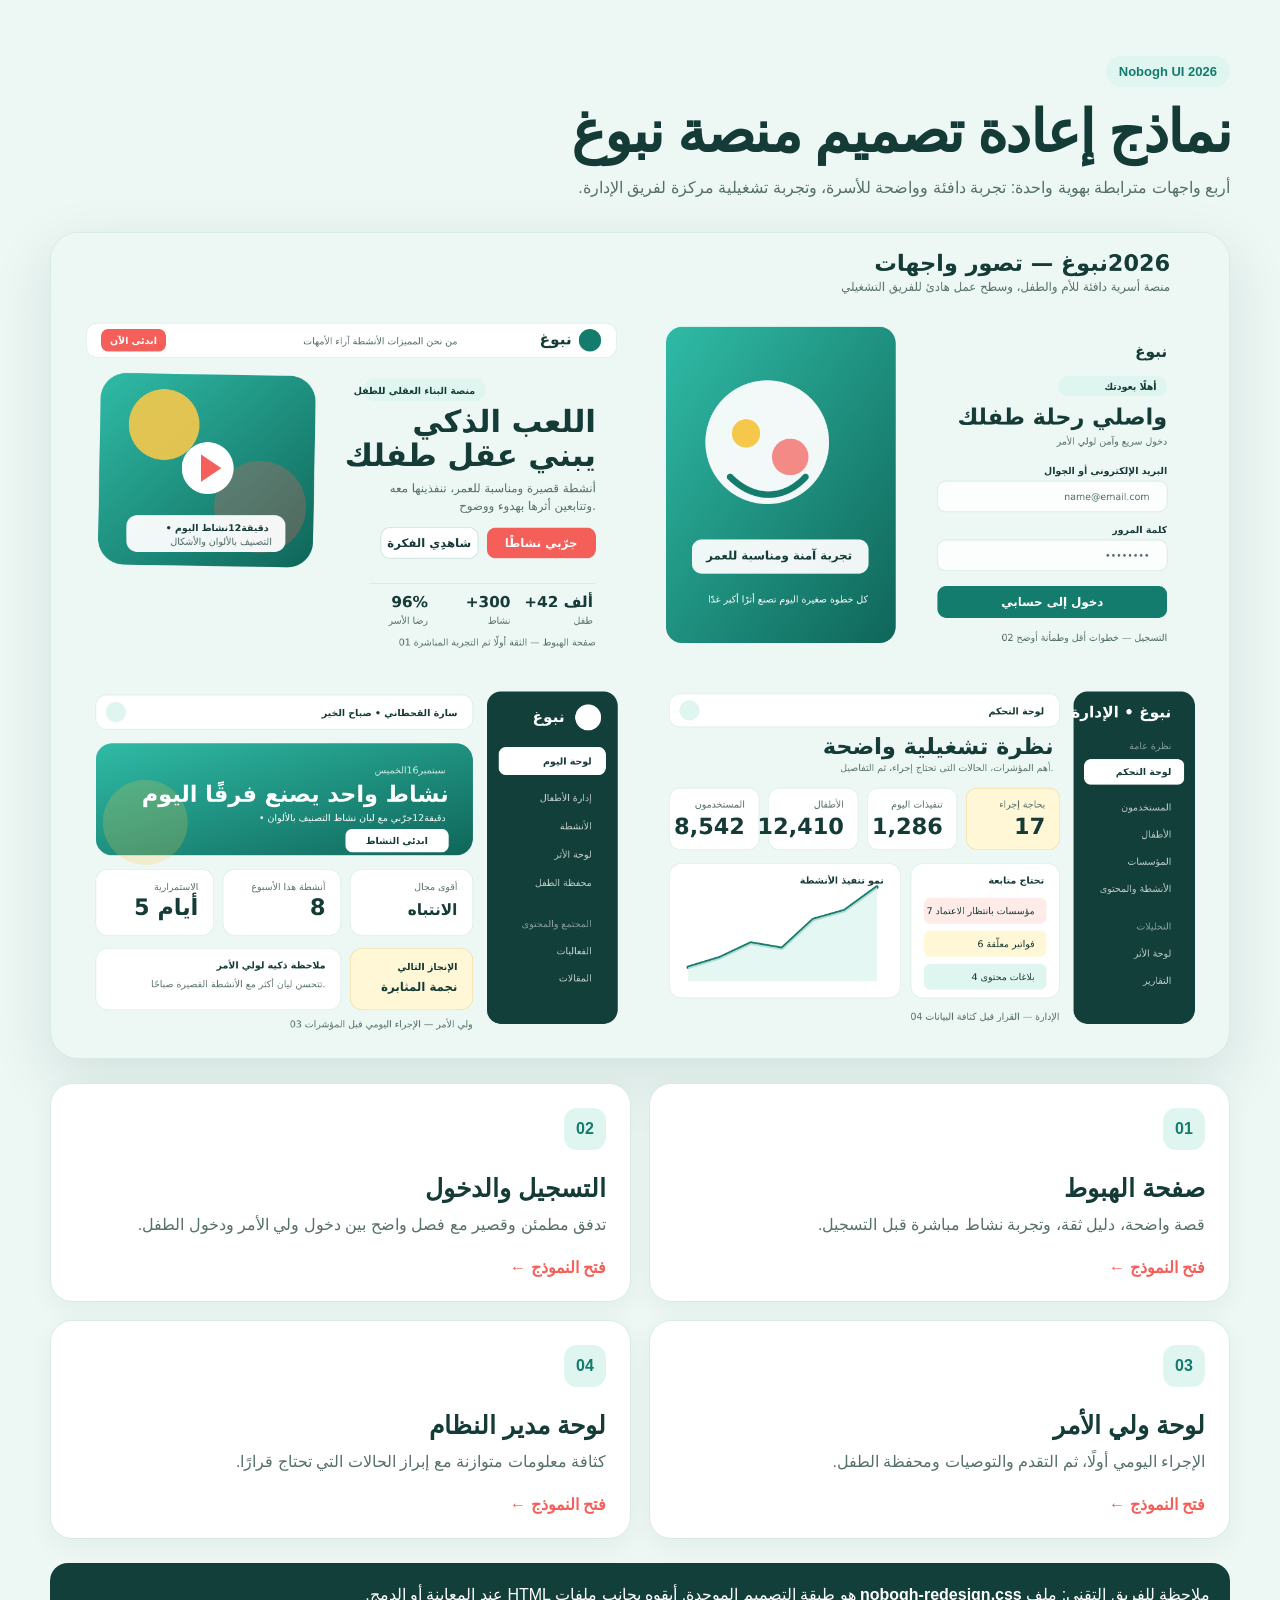
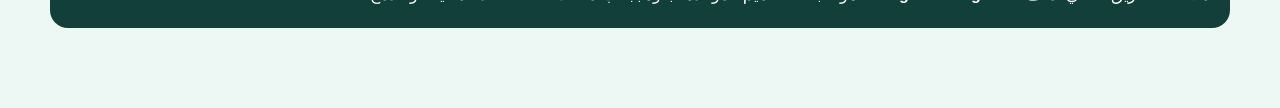
<file: index.html>
<!doctype html>
<html lang="ar" dir="rtl">
<head>
  <meta charset="utf-8">
  <meta name="viewport" content="width=device-width,initial-scale=1">
  <title>نماذج إعادة تصميم منصة نبوغ</title>
  <style>
    *{box-sizing:border-box}body{margin:0;background:#edf7f4;color:#153b37;font-family:Tahoma,"Segoe UI",sans-serif}.wrap{width:min(1180px,calc(100% - 32px));margin:auto;padding:56px 0 80px}.top{display:flex;align-items:end;justify-content:space-between;gap:20px;margin-bottom:30px}.tag{display:inline-flex;padding:8px 13px;border-radius:999px;background:#dff5f0;color:#147c6c;font-weight:800;font-size:13px}.top h1{font-size:clamp(30px,5vw,58px);line-height:1.08;margin:14px 0 10px;letter-spacing:-.03em}.top p{color:#56706b;line-height:1.8;margin:0;max-width:700px}.board{width:100%;display:block;border:1px solid #d8ebe6;border-radius:28px;box-shadow:0 20px 60px rgba(19,72,63,.12);background:#fff}.grid{display:grid;grid-template-columns:repeat(2,minmax(0,1fr));gap:18px;margin-top:24px}.card{display:flex;flex-direction:column;min-height:210px;padding:24px;border-radius:22px;border:1px solid #d8ebe6;background:#fff;text-decoration:none;color:inherit;box-shadow:0 8px 26px rgba(19,72,63,.05);transition:.2s}.card:hover{transform:translateY(-4px);box-shadow:0 18px 42px rgba(19,72,63,.12)}.num{width:42px;height:42px;display:grid;place-items:center;border-radius:13px;background:#dff5f0;color:#147c6c;font-weight:900}.card h2{margin:24px 0 8px;font-size:25px}.card p{margin:0 0 20px;color:#56706b;line-height:1.7}.open{margin-top:auto;color:#f45f59;font-weight:800}.note{margin-top:24px;padding:18px 20px;border-radius:18px;background:#123f39;color:#fff;line-height:1.8}@media(max-width:720px){.wrap{padding-top:32px}.top{align-items:start;flex-direction:column}.grid{grid-template-columns:1fr}.board{border-radius:18px}}
  </style>
</head>
<body>
  <main class="wrap">
    <div class="top">
      <div><span class="tag">Nobogh UI 2026</span><h1>نماذج إعادة تصميم منصة نبوغ</h1><p>أربع واجهات مترابطة بهوية واحدة: تجربة دافئة وواضحة للأسرة، وتجربة تشغيلية مركزة لفريق الإدارة.</p></div>
    </div>
    <img class="board" src="mockups-board.png" alt="تصور الواجهات الأربع لمنصة نبوغ">
    <section class="grid">
      <a class="card" href="صفحة-الهبوط.html"><span class="num">01</span><h2>صفحة الهبوط</h2><p>قصة واضحة، دليل ثقة، وتجربة نشاط مباشرة قبل التسجيل.</p><span class="open">فتح النموذج ←</span></a>
      <a class="card" href="نبوغ-تسجيل-انشاء-حساب-.html"><span class="num">02</span><h2>التسجيل والدخول</h2><p>تدفق مطمئن وقصير مع فصل واضح بين دخول ولي الأمر ودخول الطفل.</p><span class="open">فتح النموذج ←</span></a>
      <a class="card" href="ولي الامر.html"><span class="num">03</span><h2>لوحة ولي الأمر</h2><p>الإجراء اليومي أولًا، ثم التقدم والتوصيات ومحفظة الطفل.</p><span class="open">فتح النموذج ←</span></a>
      <a class="card" href="مدير النظام.html"><span class="num">04</span><h2>لوحة مدير النظام</h2><p>كثافة معلومات متوازنة مع إبراز الحالات التي تحتاج قرارًا.</p><span class="open">فتح النموذج ←</span></a>
    </section>
    <div class="note">ملاحظة للفريق التقني: ملف <b>nobogh-redesign.css</b> هو طبقة التصميم الموحدة. أبقوه بجانب ملفات HTML عند المعاينة أو الدمج.</div>
  </main>
</body>
</html>
</file>
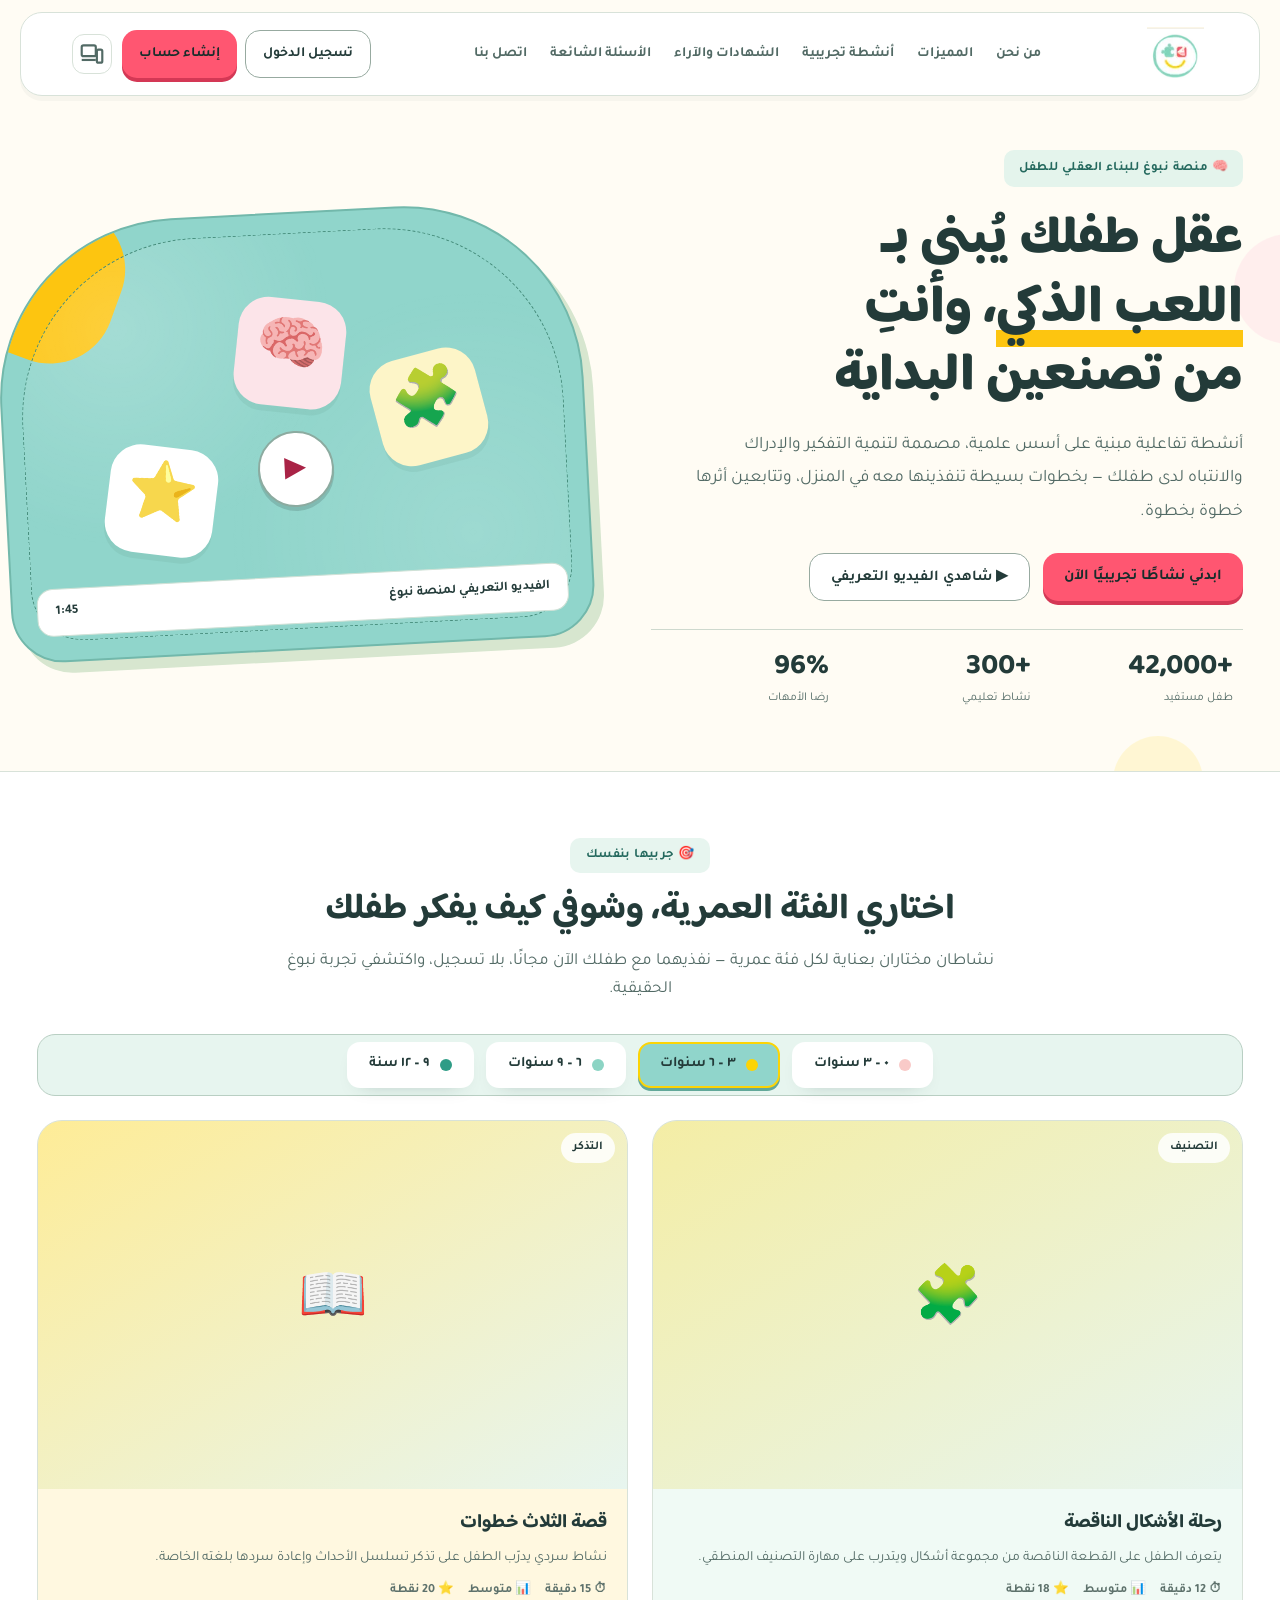
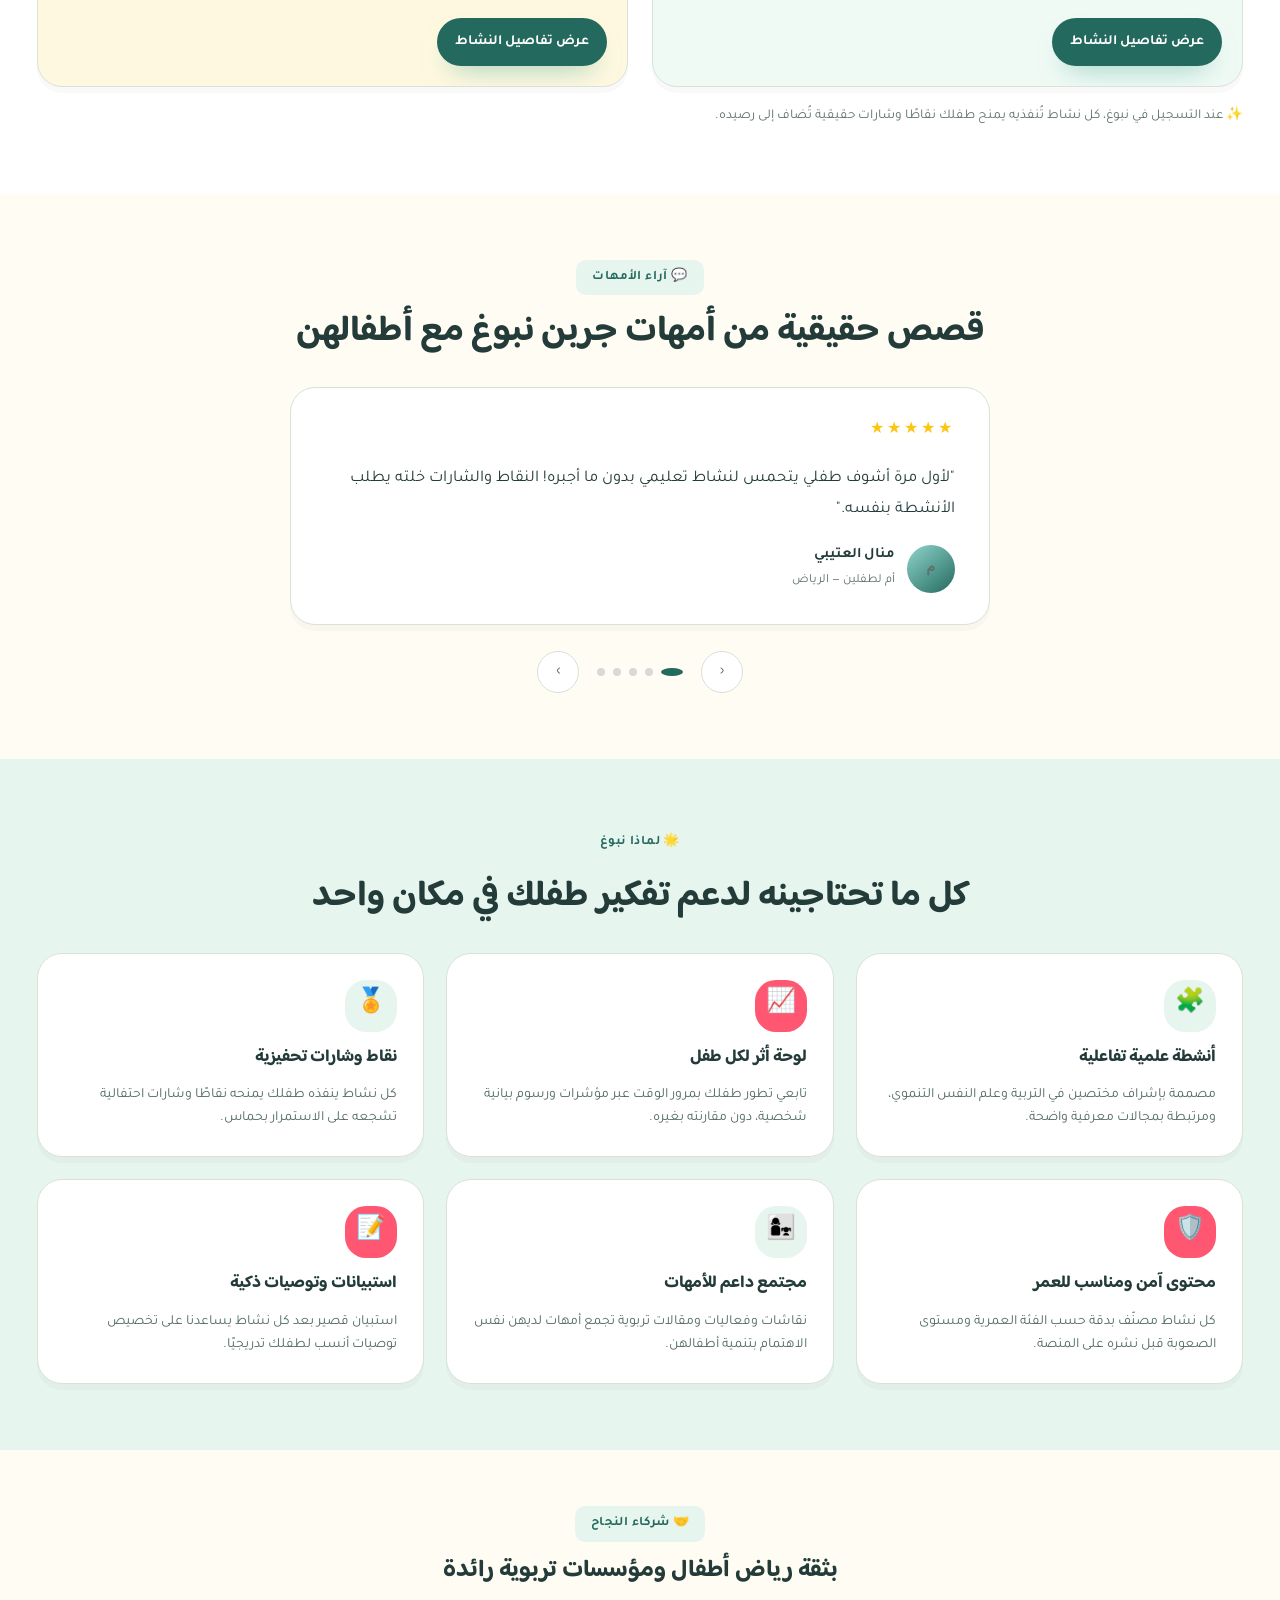
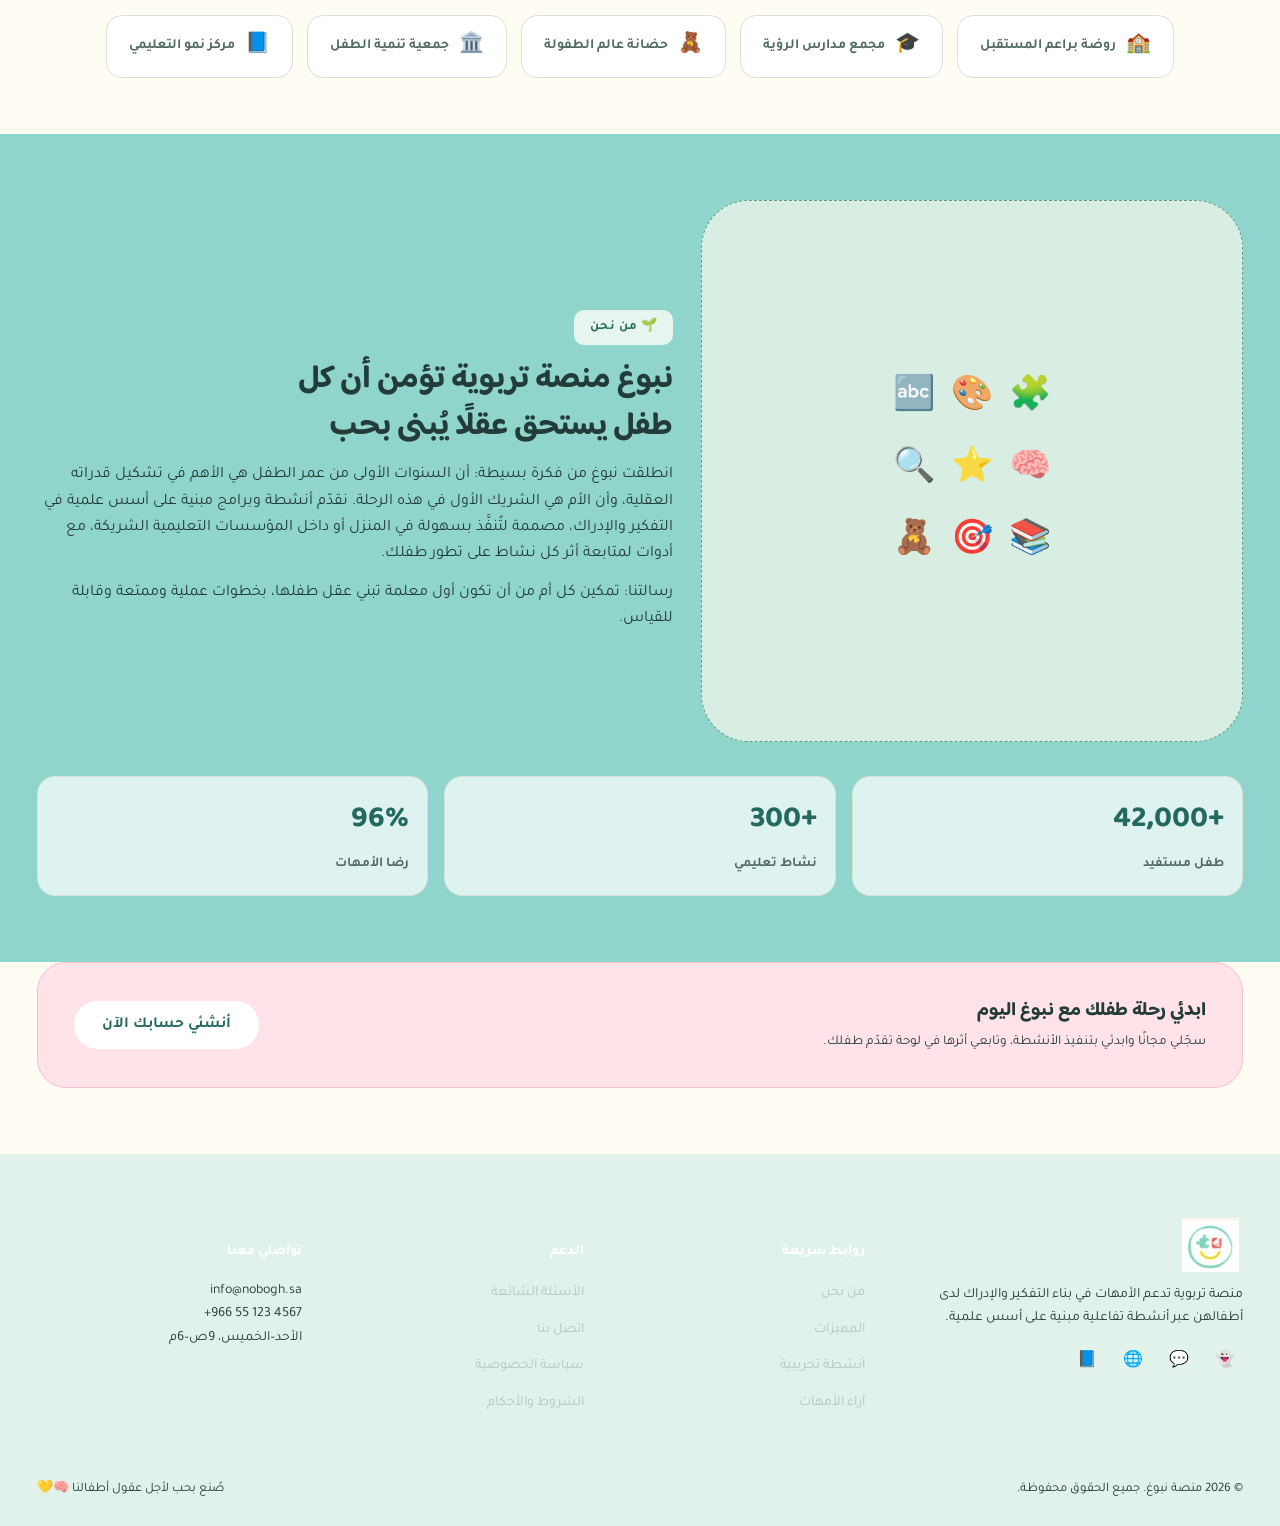
<file: صفحة-الهبوط.html>
<!doctype html>
<html lang="ar" dir="rtl">
<head>
<meta charset="utf-8">
<meta name="viewport" content="width=device-width, initial-scale=1">
<title>نبوغ — صفحة الهبوط</title>
<link rel="preconnect" href="https://fonts.googleapis.com">
<link rel="preconnect" href="https://fonts.gstatic.com" crossorigin>
<link rel="stylesheet" href="https://fonts.googleapis.com/css2?family=Baloo+Bhaijaan+2:wght@500;600;700;800&family=Tajawal:wght@400;500;700;900&display=swap">

<style>
/* ===================== Design tokens ===================== */
:root{
  --bg:#F5FBF9;
  --surface:#FFFFFF;
  --surface-alt:#EAF7F3;
  --surface-raised:#FFFFFF;
  --ink:#1E2E2A;
  --ink-soft:#5B6E69;
  --ink-faint:#8FA39D;
  --border:#DCEBE6;
  --mint:#2F9C86;
  --mint-tint:#8CD4C4;
  --mint-pale:#DFF3EE;
  --coral:#FC5454;
  --coral-dark:#E23F3F;
  --coral-tint:#F9CAC8;
  --yellow:#FCD405;
  --yellow-ink:#7A6600;
  --gray:#A6A6A6;
  --gray-pale:#D9D9D9;
  --shadow: 0 18px 40px -22px rgba(23,60,52,0.28);
  --shadow-sm: 0 8px 20px -14px rgba(23,60,52,0.35);
  --radius-lg: 28px;
  --radius-md: 20px;
  --radius-sm: 14px;
  --font-display: 'Baloo Bhaijaan 2', 'Segoe UI', Tahoma, sans-serif;
  --font-body: 'Tajawal', 'Segoe UI', Tahoma, sans-serif;
}
@media (prefers-color-scheme: dark){
  :root:not([data-theme="light"]){
    --bg:#0E1B18;
    --surface:#142723;
    --surface-alt:#193630;
    --surface-raised:#1A312B;
    --ink:#EAF6F2;
    --ink-soft:#B9CFC9;
    --ink-faint:#7E948E;
    --border:#20423B;
    --mint:#5FD4B8;
    --mint-tint:#3E7A6A;
    --mint-pale:#173832;
    --coral:#FF7272;
    --coral-dark:#FF9090;
    --coral-tint:#3A2422;
    --yellow:#FCD405;
    --yellow-ink:#FCD405;
    --gray:#7E948E;
    --gray-pale:#20423B;
    --shadow: 0 18px 40px -18px rgba(0,0,0,0.55);
    --shadow-sm: 0 8px 20px -14px rgba(0,0,0,0.5);
  }
}
:root[data-theme="dark"]{
  --bg:#0E1B18;
  --surface:#142723;
  --surface-alt:#193630;
  --surface-raised:#1A312B;
  --ink:#EAF6F2;
  --ink-soft:#B9CFC9;
  --ink-faint:#7E948E;
  --border:#20423B;
  --mint:#5FD4B8;
  --mint-tint:#3E7A6A;
  --mint-pale:#173832;
  --coral:#FF7272;
  --coral-dark:#FF9090;
  --coral-tint:#3A2422;
  --yellow:#FCD405;
  --yellow-ink:#FCD405;
  --gray:#7E948E;
  --gray-pale:#20423B;
  --shadow: 0 18px 40px -18px rgba(0,0,0,0.55);
  --shadow-sm: 0 8px 20px -14px rgba(0,0,0,0.5);
}

*{box-sizing:border-box;}
.rtl-root{
  direction:rtl;
  font-family:var(--font-body);
  color:var(--ink);
  background:var(--bg);
  line-height:1.65;
  overflow-x:hidden;
}
body{background:var(--bg);padding-top:84px;}
img,svg{max-width:100%;display:block;}
button{font-family:inherit;cursor:pointer;}
a{color:inherit;text-decoration:none;}
h1,h2,h3,h4{font-family:var(--font-display);text-wrap:balance;margin:0;color:var(--ink);}
p{margin:0;}
ul{margin:0;padding:0;list-style:none;}
:focus-visible{outline:3px solid var(--mint);outline-offset:3px;border-radius:6px;}
@media (prefers-reduced-motion: reduce){
  *{animation-duration:0.01ms !important;animation-iteration-count:1 !important;transition-duration:0.01ms !important;scroll-behavior:auto !important;}
}

.wrap{max-width:1180px;margin:0 auto;padding:0 24px;}
.section{padding:68px 0;}
.eyebrow{
  display:inline-flex;align-items:center;gap:8px;
  font-family:var(--font-body);font-weight:700;font-size:13px;letter-spacing:0.4px;
  color:var(--mint);background:var(--mint-pale);padding:7px 16px;border-radius:999px;
}
.section-head{max-width:640px;margin-bottom:32px;display:flex;flex-direction:column;gap:12px;}
.section-head h2{font-size:clamp(28px,3.4vw,40px);font-weight:700;}
.section-head p{color:var(--ink-soft);font-size:16.5px;}
.section-head.center{margin-inline:auto;text-align:center;align-items:center;}

.btn{
  display:inline-flex;align-items:center;justify-content:center;gap:8px;
  font-weight:700;font-size:15.5px;padding:14px 28px;border-radius:999px;border:none;
  transition:transform .18s ease, box-shadow .18s ease, background .18s ease;
}
.btn:active{transform:translateY(1px);}
.btn-coral{background:var(--coral);color:#fff;box-shadow:0 14px 28px -14px rgba(252,84,84,0.65);}
.btn-coral:hover{background:var(--coral-dark);box-shadow:0 16px 32px -12px rgba(252,84,84,0.75);}
.btn-mint{background:var(--mint);color:#fff;box-shadow:0 14px 28px -14px rgba(47,156,134,0.55);}
.btn-mint:hover{filter:brightness(1.06);}
.btn-outline{background:transparent;color:var(--ink);border:1.5px solid var(--border);}
.btn-outline:hover{border-color:var(--mint);color:var(--mint);}
.btn-ghost{background:var(--surface-alt);color:var(--ink);}
.btn-sm{padding:10px 18px;font-size:14px;}
.btn[disabled]{opacity:.5;cursor:not-allowed;}

/* ===================== Header ===================== */
.site-header{
  position:fixed;top:0;left:0;right:0;z-index:40;background:color-mix(in srgb, var(--bg) 92%, transparent);
  backdrop-filter:blur(10px);border-bottom:1px solid var(--border);
}
.header-inner{display:flex;align-items:center;justify-content:space-between;gap:18px;padding:14px 24px;max-width:1180px;margin:0 auto;}
.logo{display:flex;align-items:center;gap:10px;font-family:var(--font-display);font-weight:800;font-size:24px;color:var(--ink);}
.logo-mark{
  width:112px;height:48px;display:flex;align-items:center;justify-content:flex-start;flex:none;
}
.logo-mark img{width:100%;height:100%;object-fit:contain;object-position:right center;}

.logo small{display:block;font-family:var(--font-body);font-weight:500;font-size:11px;color:var(--ink-faint);}
.main-nav{display:flex;align-items:center;gap:6px;}
.main-nav button{
  background:none;border:none;color:var(--ink-soft);font-weight:700;font-size:14.5px;
  padding:10px 14px;border-radius:10px;transition:color .15s, background .15s;
}
.main-nav button:hover{color:var(--mint);background:var(--surface-alt);}
.main-nav button.active{color:var(--mint);}
.header-actions{display:flex;align-items:center;gap:10px;}
.header-auth-actions{display:flex;align-items:center;gap:8px;}
.icon-btn{
  width:40px;height:40px;border-radius:12px;border:1.5px solid var(--border);background:var(--surface);
  display:flex;align-items:center;justify-content:center;font-size:16px;color:var(--ink-soft);
}
.icon-btn:hover{color:var(--mint);border-color:var(--mint);}
.nav-toggle{display:none;}

@media (max-width: 900px){
  .main-nav{
    position:fixed;inset:70px 14px auto 14px;background:var(--surface);border:1px solid var(--border);
    border-radius:var(--radius-md);box-shadow:var(--shadow);flex-direction:column;align-items:stretch;
    padding:10px;gap:2px;transform:translateY(-14px);opacity:0;pointer-events:none;transition:.2s ease;
  }
  .main-nav.open{transform:translateY(0);opacity:1;pointer-events:auto;}
  .main-nav button{text-align:right;width:100%;}
  .nav-toggle{display:flex;}
  .header-auth-actions{display:none;}
}

/* ===================== Hero ===================== */
.hero{position:relative;padding:54px 0 26px;overflow:hidden;}
.hero .wrap{display:grid;grid-template-columns:1.05fr .95fr;gap:56px;align-items:center;}
.blob{position:absolute;border-radius:50%;filter:blur(2px);opacity:.55;z-index:0;}
.blob-1{width:340px;height:340px;background:radial-gradient(circle at 30% 30%,var(--mint-tint),transparent 70%);top:-90px;left:-90px;}
.blob-2{width:260px;height:260px;background:radial-gradient(circle at 60% 40%,var(--coral-tint),transparent 70%);bottom:-60px;right:6%;}
.blob-3{width:180px;height:180px;background:radial-gradient(circle at 40% 40%,var(--yellow),transparent 70%);top:30%;right:-60px;opacity:.35;}
.hero-copy{position:relative;z-index:1;display:flex;flex-direction:column;gap:22px;}
.hero-copy h1{font-size:clamp(34px,4.6vw,54px);font-weight:800;line-height:1.2;}
.hero-copy h1 span{color:var(--coral);}
.hero-copy p{font-size:17.5px;color:var(--ink-soft);max-width:480px;}
.hero-actions{display:flex;flex-wrap:wrap;gap:14px;margin-top:6px;}
.hero-stats{display:flex;gap:28px;margin-top:18px;flex-wrap:wrap;}
.hero-stat b{display:block;font-family:var(--font-display);font-size:26px;color:var(--mint);}
.hero-stat span{font-size:13px;color:var(--ink-faint);}

/* video card */
.video-card{
  position:relative;z-index:1;border-radius:var(--radius-lg);overflow:hidden;box-shadow:var(--shadow);
  aspect-ratio:4/3;background:linear-gradient(150deg,#2F9C86 0%,#1B5F52 60%,#173832 100%);
  display:flex;align-items:center;justify-content:center;isolation:isolate;
}
.video-card::before{
  content:"";position:absolute;inset:0;
  background:
    radial-gradient(circle at 18% 22%,rgba(255,255,255,.18),transparent 40%),
    radial-gradient(circle at 82% 78%,rgba(255,255,255,.12),transparent 45%);
}
.video-shapes{position:absolute;inset:0;display:flex;align-items:center;justify-content:center;gap:22px;opacity:.5;font-size:54px;filter:grayscale(.15);}
.play-btn{
  position:relative;z-index:2;width:84px;height:84px;border-radius:50%;background:#fff;color:var(--mint);
  display:flex;align-items:center;justify-content:center;font-size:28px;border:none;box-shadow:0 16px 34px -10px rgba(0,0,0,0.45);
  transition:transform .2s ease;
}
.play-btn:hover{transform:scale(1.07);}
.video-caption{
  position:absolute;bottom:0;right:0;left:0;padding:18px 22px;
  background:linear-gradient(0deg,rgba(0,0,0,.45),transparent);color:#fff;z-index:2;
  display:flex;justify-content:space-between;align-items:center;font-weight:700;font-size:14px;
}

/* Video modal */
.modal-layer{position:fixed;inset:0;z-index:100;display:none;align-items:center;justify-content:center;padding:20px;}
.modal-layer.open{display:flex;}
.modal-backdrop{position:absolute;inset:0;background:rgba(10,20,18,.62);backdrop-filter:blur(3px);}
.video-modal{
  position:relative;z-index:1;width:min(880px,100%);border-radius:var(--radius-lg);overflow:hidden;
  background:#0E1B18;box-shadow:var(--shadow);
}
.video-modal .player{aspect-ratio:16/9;position:relative;display:flex;align-items:center;justify-content:center;
  background:linear-gradient(150deg,#2F9C86,#173832);}
.video-modal .player-inner{color:#fff;text-align:center;display:flex;flex-direction:column;align-items:center;gap:14px;}
.progress-track{width:60%;height:6px;background:rgba(255,255,255,.25);border-radius:99px;overflow:hidden;}
.progress-fill{height:100%;width:0%;background:var(--yellow);transition:width .1s linear;}
.modal-close{
  position:absolute;top:14px;left:14px;width:38px;height:38px;border-radius:50%;border:none;
  background:rgba(255,255,255,.14);color:#fff;font-size:18px;z-index:3;
}
.modal-close:hover{background:rgba(255,255,255,.24);}
.video-modal .meta{padding:18px 22px;color:#EAF6F2;display:flex;justify-content:space-between;align-items:center;gap:10px;flex-wrap:wrap;}
.video-modal .meta h4{color:#fff;font-size:16px;}
.video-modal .meta p{color:#B9CFC9;font-size:13.5px;}

/* ===================== Trial activities ===================== */
.trial-section{background:var(--surface-alt);}
.age-picker{display:flex;flex-wrap:wrap;gap:12px;margin-bottom:36px;}
.age-chip{
  display:flex;align-items:center;gap:10px;padding:12px 20px;border-radius:999px;border:2px solid transparent;
  background:var(--surface);font-weight:700;font-size:14.5px;color:var(--ink-soft);box-shadow:var(--shadow-sm);
  transition:.15s ease;
}
.age-chip .dot{width:12px;height:12px;border-radius:50%;}
.age-chip:hover{color:var(--ink);}
.age-chip.active{border-color:var(--stage-color);color:var(--ink);background:color-mix(in srgb, var(--stage-color) 16%, var(--surface));}

.activity-grid{display:grid;grid-template-columns:repeat(2,1fr);gap:24px;}
.activity-card{
  background:var(--surface);border-radius:var(--radius-md);overflow:hidden;box-shadow:var(--shadow-sm);
  border:1px solid var(--border);display:flex;flex-direction:column;transition:transform .18s ease, box-shadow .18s ease;
}
.activity-card:hover{transform:translateY(-5px);box-shadow:var(--shadow);}
.activity-thumb{
  aspect-ratio:16/10;display:flex;align-items:center;justify-content:center;font-size:56px;
  background:linear-gradient(150deg,var(--stage-color-soft),var(--surface-alt));position:relative;
}
.activity-thumb .badge-domain{
  position:absolute;top:12px;inset-inline-start:12px;background:rgba(255,255,255,.85);color:var(--ink);
  font-size:12px;font-weight:700;padding:5px 12px;border-radius:999px;
}
.activity-body{padding:20px;display:flex;flex-direction:column;gap:10px;flex:1;}
.activity-body h3{font-size:19px;font-weight:700;font-family:var(--font-body);}
.activity-body p{color:var(--ink-soft);font-size:14px;}
.activity-meta{display:flex;gap:14px;flex-wrap:wrap;font-size:12.5px;color:var(--ink-faint);font-weight:700;margin-top:auto;}
.activity-meta span{display:flex;align-items:center;gap:5px;}
.activity-cta{margin-top:8px;align-self:flex-start;}
.trial-note{margin-top:18px;display:flex;align-items:center;gap:10px;color:var(--ink-faint);font-size:13.5px;}

@media (max-width:760px){.activity-grid{grid-template-columns:1fr;}}

/* ===================== Activity flow overlay ===================== */
.flow-overlay{position:fixed;inset:0;z-index:120;display:none;background:var(--bg);overflow-y:auto;}
.flow-overlay.open{display:block;}
.flow-bar{
  position:sticky;top:0;z-index:2;background:var(--surface);border-bottom:1px solid var(--border);
  display:flex;align-items:center;justify-content:space-between;padding:14px 24px;
}
.flow-bar .steps{display:flex;gap:8px;}
.flow-bar .steps span{width:26px;height:6px;border-radius:99px;background:var(--gray-pale);}
.flow-bar .steps span.done{background:var(--mint);}
.flow-close{
  width:38px;height:38px;border-radius:50%;border:1.5px solid var(--border);background:var(--surface);
  display:flex;align-items:center;justify-content:center;font-size:16px;
}
.flow-body{max-width:760px;margin:0 auto;padding:44px 24px 90px;}

.detail-head{display:flex;flex-direction:column;gap:16px;margin-bottom:28px;}
.detail-thumb{
  width:100%;aspect-ratio:16/8;border-radius:var(--radius-lg);display:flex;align-items:center;justify-content:center;
  font-size:88px;background:linear-gradient(150deg,var(--stage-color-soft),var(--surface-alt));box-shadow:var(--shadow-sm);
}
.detail-tags{display:flex;gap:10px;flex-wrap:wrap;}
.tag{background:var(--surface-alt);color:var(--ink-soft);font-size:12.5px;font-weight:700;padding:6px 14px;border-radius:999px;}
.detail-head h2{font-size:28px;}
.detail-grid{display:grid;grid-template-columns:1.4fr 1fr;gap:32px;margin-top:8px;}
.detail-block{background:var(--surface);border:1px solid var(--border);border-radius:var(--radius-md);padding:24px;}
.detail-block h4{font-size:15.5px;margin-bottom:12px;color:var(--ink);}
.detail-block ol,.detail-block ul.plain{display:flex;flex-direction:column;gap:10px;padding-inline-start:20px;color:var(--ink-soft);font-size:14.5px;}
.tool-list{display:flex;flex-wrap:wrap;gap:8px;}
.tool-list li{background:var(--surface-alt);padding:6px 12px;border-radius:10px;font-size:13px;color:var(--ink-soft);font-weight:600;}
.side-stat{display:flex;justify-content:space-between;padding:10px 0;border-bottom:1px dashed var(--border);font-size:14px;}
.side-stat:last-child{border-bottom:none;}
.side-stat b{color:var(--ink);}
@media (max-width:760px){.detail-grid{grid-template-columns:1fr;}}

.running-box{
  text-align:center;display:flex;flex-direction:column;align-items:center;gap:22px;padding:60px 20px;
}
.running-box .spin-icon{
  width:96px;height:96px;border-radius:50%;background:var(--mint-pale);display:flex;align-items:center;
  justify-content:center;font-size:42px;animation:pulse 1.8s ease-in-out infinite;
}
@keyframes pulse{0%,100%{transform:scale(1);}50%{transform:scale(1.08);}}
.timer{font-family:var(--font-display);font-size:40px;color:var(--mint);}

.survey-card{background:var(--surface);border:1px solid var(--border);border-radius:var(--radius-md);padding:30px;display:flex;flex-direction:column;gap:26px;}
.survey-q{display:flex;flex-direction:column;gap:14px;}
.survey-q h4{font-size:16.5px;}
.stars{display:flex;gap:8px;flex-direction:row-reverse;justify-content:flex-end;}
.stars button{background:none;border:none;font-size:30px;color:var(--gray-pale);transition:.12s;}
.stars button.on{color:var(--yellow);transform:scale(1.05);}
.choice-row{display:flex;gap:10px;flex-wrap:wrap;}
.choice-pill{padding:11px 18px;border-radius:999px;border:1.5px solid var(--border);background:var(--surface);font-weight:700;font-size:14px;color:var(--ink-soft);}
.choice-pill.active{border-color:var(--mint);color:var(--mint);background:var(--mint-pale);}

.result-box{display:flex;flex-direction:column;align-items:center;text-align:center;gap:18px;padding:30px 10px 10px;}
.result-badge{
  width:120px;height:120px;border-radius:50%;background:conic-gradient(from 200deg,var(--yellow),var(--coral-tint),var(--mint-tint),var(--yellow));
  display:flex;align-items:center;justify-content:center;font-size:52px;box-shadow:var(--shadow);
  animation:pop .5s cubic-bezier(.2,1.4,.4,1);
}
@keyframes pop{0%{transform:scale(0);opacity:0;}70%{transform:scale(1.12);opacity:1;}100%{transform:scale(1);}}
.result-points{font-family:var(--font-display);font-size:44px;color:var(--coral);}
.result-badges-row{display:flex;gap:14px;margin-top:6px;flex-wrap:wrap;justify-content:center;}
.mini-badge{display:flex;flex-direction:column;align-items:center;gap:6px;font-size:12px;color:var(--ink-soft);font-weight:700;}
.mini-badge .ic{width:56px;height:56px;border-radius:16px;background:var(--surface-alt);display:flex;align-items:center;justify-content:center;font-size:26px;}
.result-note{
  background:var(--mint-pale);border:1px solid var(--border);border-radius:var(--radius-md);padding:20px 24px;
  max-width:520px;color:var(--ink-soft);font-size:14.5px;
}
.result-actions{display:flex;gap:12px;margin-top:8px;flex-wrap:wrap;justify-content:center;}

/* ===================== Testimonials ===================== */
.testi-wrap{position:relative;max-width:700px;margin:0 auto;}
.testi-track{position:relative;min-height:228px;}
.testi-card{
  position:absolute;inset:0;background:var(--surface);border:1px solid var(--border);border-radius:var(--radius-lg);
  padding:30px 34px;box-shadow:var(--shadow-sm);display:flex;flex-direction:column;gap:18px;
  opacity:0;transform:translateY(14px) scale(.98);transition:opacity .45s ease, transform .45s ease;pointer-events:none;
}
.testi-card.active{opacity:1;transform:translateY(0) scale(1);pointer-events:auto;position:relative;}
.testi-stars{color:var(--yellow);font-size:16px;letter-spacing:3px;}
.testi-card p.quote{font-size:16.5px;color:var(--ink);line-height:1.9;}
.testi-person{display:flex;align-items:center;gap:12px;margin-top:auto;}
.testi-avatar{
  width:48px;height:48px;border-radius:50%;background:linear-gradient(140deg,var(--mint-tint),var(--mint));
  display:flex;align-items:center;justify-content:center;color:#fff;font-weight:800;font-family:var(--font-display);
}
.testi-person b{display:block;font-size:14.5px;}
.testi-person span{font-size:12.5px;color:var(--ink-faint);}
.testi-controls{display:flex;align-items:center;justify-content:center;gap:18px;margin-top:26px;}
.testi-arrow{
  width:42px;height:42px;border-radius:50%;border:1.5px solid var(--border);background:var(--surface);
  display:flex;align-items:center;justify-content:center;font-size:15px;color:var(--ink-soft);
}
.testi-arrow:hover{border-color:var(--mint);color:var(--mint);}
.testi-dots{display:flex;gap:8px;}
.testi-dots button{width:8px;height:8px;border-radius:50%;background:var(--gray-pale);border:none;padding:0;}
.testi-dots button.active{width:22px;background:var(--mint);}

/* ===================== Features ===================== */
.feature-grid{display:grid;grid-template-columns:repeat(3,1fr);gap:22px;}
.feature-card{
  background:var(--surface);border:1px solid var(--border);border-radius:var(--radius-md);padding:26px;
  display:flex;flex-direction:column;gap:14px;transition:transform .15s ease, box-shadow .15s ease;
}
.feature-card:hover{transform:translateY(-4px);box-shadow:var(--shadow-sm);}
.feature-ic{
  width:52px;height:52px;border-radius:15px;display:flex;align-items:center;justify-content:center;font-size:24px;
}
.feature-card h3{font-size:17px;}
.feature-card p{color:var(--ink-soft);font-size:14px;}
@media (max-width:900px){.feature-grid{grid-template-columns:repeat(2,1fr);}}
@media (max-width:600px){.feature-grid{grid-template-columns:1fr;}}

/* ===================== Partners ===================== */
.partners-strip{display:flex;flex-wrap:wrap;gap:14px;justify-content:center;}
.partner-badge{
  display:flex;align-items:center;gap:10px;background:var(--surface);border:1px solid var(--border);
  padding:14px 22px;border-radius:16px;font-weight:700;color:var(--ink-soft);font-size:14px;
}
.partner-badge .ic{font-size:20px;}

/* ===================== About ===================== */
.about-section{background:var(--surface-alt);}
.about-grid{display:grid;grid-template-columns:.92fr 1.08fr;gap:28px;align-items:center;}
.about-art{
  aspect-ratio:1/1;border-radius:var(--radius-lg);background:linear-gradient(155deg,var(--mint-tint),var(--coral-tint) 70%);
  display:grid;place-items:center;position:relative;overflow:hidden;box-shadow:var(--shadow);
}
.about-art .ic-grid{display:grid;grid-template-columns:repeat(3,1fr);gap:16px;font-size:34px;opacity:.9;}
.about-copy{display:flex;flex-direction:column;gap:12px;}
.about-copy p{color:var(--ink-soft);font-size:16px;}
.about-stats{display:grid;grid-template-columns:repeat(3,1fr);gap:16px;margin-top:6px;grid-column:1 / -1;}
.about-stat{background:var(--surface);border:1px solid var(--border);border-radius:var(--radius-sm);padding:18px;}
.about-stat b{display:block;font-family:var(--font-display);font-size:30px;color:var(--mint);margin-bottom:6px;}
.about-stat span{font-size:13.5px;color:var(--ink-soft);font-weight:700;}
@media (max-width:900px){.about-grid{grid-template-columns:1fr;}}
@media (max-width:760px){.about-stats{grid-template-columns:1fr;}}
#sec-about,#sec-trial,#sec-features,#sec-testi,#sec-partners{scroll-margin-top:110px;}
.trial-section .section-head{max-width:none;align-items:center;text-align:center;margin-inline:auto;margin-bottom:24px;}
.trial-section .section-head p{max-width:760px;}
.age-picker{margin-bottom:24px;justify-content:center;}
.to-top{position:fixed;left:22px;bottom:22px;width:54px;height:54px;border:none;border-radius:18px;background:linear-gradient(145deg,var(--coral),#ff7a62);color:#fff;font-size:22px;box-shadow:var(--shadow);display:flex;align-items:center;justify-content:center;z-index:45;opacity:0;visibility:hidden;transform:translateY(12px);transition:.2s ease;}
.to-top.show{opacity:1;visibility:visible;transform:translateY(0);}
.to-top:hover{filter:brightness(1.04);}


/* ===================== Footer ===================== */
.site-footer{background:#132420;color:#DDEFEA;padding:64px 0 26px;}
:root[data-theme="light"] .site-footer, :root:not([data-theme="dark"]) .site-footer{}
.footer-grid{display:grid;grid-template-columns:1.4fr 1fr 1fr 1.1fr;gap:40px;}
.footer-col h5{font-size:14px;margin-bottom:16px;color:#fff;}
.footer-col ul{display:flex;flex-direction:column;gap:10px;}
.footer-col ul button, .footer-col ul a{background:none;border:none;color:#AFC9C2;font-size:14px;padding:0;text-align:right;}
.footer-col ul button:hover, .footer-col ul a:hover{color:#fff;}
.footer-col p{color:#AFC9C2;font-size:14px;}
.footer-logo{display:flex;align-items:center;gap:10px;font-family:var(--font-display);font-weight:800;font-size:22px;color:#fff;margin-bottom:12px;}
.footer-social{display:flex;gap:10px;margin-top:14px;}
.footer-social a{width:36px;height:36px;border-radius:50%;background:rgba(255,255,255,.08);display:flex;align-items:center;justify-content:center;}
.footer-social a:hover{background:var(--mint);}
.footer-bottom{border-top:1px solid rgba(255,255,255,.1);margin-top:40px;padding-top:22px;display:flex;justify-content:space-between;flex-wrap:wrap;gap:10px;color:#8FAAA2;font-size:13px;}
@media (max-width:900px){.footer-grid{grid-template-columns:1fr 1fr;}}
@media (max-width:560px){.footer-grid{grid-template-columns:1fr;}}

/* ===================== FAQ page ===================== */
.page{display:none;}
.page.active{display:block;}
.page-hero{padding:48px 0 34px;text-align:center;position:relative;overflow:hidden;}
.page-hero .eyebrow{margin-bottom:16px;}
.page-hero h1{font-size:clamp(30px,4vw,44px);}
.page-hero p{color:var(--ink-soft);max-width:560px;margin:14px auto 0;font-size:16px;}
.faq-search{
  max-width:480px;margin:26px auto 0;display:flex;align-items:center;gap:10px;background:var(--surface);
  border:1.5px solid var(--border);border-radius:999px;padding:6px 8px 6px 20px;box-shadow:var(--shadow-sm);
}
.faq-search input{flex:1;border:none;background:none;padding:10px 4px;font-family:inherit;font-size:14.5px;color:var(--ink);}
.faq-search input:focus{outline:none;}
.faq-list{max-width:760px;margin:0 auto;display:flex;flex-direction:column;gap:14px;padding-bottom:100px;}
.faq-item{background:var(--surface);border:1px solid var(--border);border-radius:var(--radius-md);overflow:hidden;}
.faq-q{
  width:100%;display:flex;align-items:center;justify-content:space-between;gap:14px;padding:20px 24px;
  background:none;border:none;text-align:right;font-weight:700;font-size:15.5px;color:var(--ink);
}
.faq-q .num{color:var(--mint);font-family:var(--font-display);font-size:14px;min-width:26px;}
.faq-q .plus{width:28px;height:28px;border-radius:50%;background:var(--surface-alt);display:flex;align-items:center;justify-content:center;flex:none;transition:transform .2s ease;font-size:15px;color:var(--mint);}
.faq-item.open .plus{transform:rotate(45deg);}
.faq-a{max-height:0;overflow:hidden;transition:max-height .3s ease;}
.faq-item.open .faq-a{max-height:300px;}
.faq-a-inner{padding:0 24px 22px 60px;color:var(--ink-soft);font-size:14.5px;}
.faq-empty{text-align:center;color:var(--ink-faint);padding:30px;}
.faq-cta{
  max-width:760px;margin:10px auto 90px;background:linear-gradient(135deg,var(--mint),#1f7a68);color:#fff;
  border-radius:var(--radius-lg);padding:34px 36px;display:flex;justify-content:space-between;align-items:center;gap:20px;flex-wrap:wrap;
}
.faq-cta h3{color:#fff;font-size:19px;}
.faq-cta p{color:#DFF3EE;font-size:13.5px;margin-top:6px;}

/* ===================== Contact page ===================== */
.contact-grid{display:grid;grid-template-columns:1.1fr 1.4fr;gap:32px;max-width:1080px;margin:0 auto 100px;padding:0 24px;}
.contact-panel{background:var(--surface);border:1px solid var(--border);border-radius:var(--radius-lg);padding:30px;box-shadow:var(--shadow-sm);}
.hours-row{display:flex;justify-content:space-between;padding:12px 0;border-bottom:1px dashed var(--border);font-size:14.5px;}
.hours-row:last-child{border-bottom:none;}
.hours-row b{color:var(--ink);}
.hours-row span{color:var(--ink-soft);}
.hours-badge{display:inline-flex;align-items:center;gap:8px;background:var(--mint-pale);color:var(--mint);font-weight:700;font-size:13px;padding:8px 14px;border-radius:999px;margin-top:16px;}
.contact-methods{display:grid;grid-template-columns:1fr 1fr;gap:16px;}
.contact-card{
  background:var(--surface);border:1px solid var(--border);border-radius:var(--radius-md);padding:22px;
  display:flex;flex-direction:column;gap:10px;transition:transform .15s ease, box-shadow .15s ease;
}
.contact-card:hover{transform:translateY(-4px);box-shadow:var(--shadow-sm);}
.contact-ic{width:46px;height:46px;border-radius:13px;display:flex;align-items:center;justify-content:center;font-size:21px;}
.contact-card h4{font-size:15px;}
.contact-card span{color:var(--ink-soft);font-size:13.5px;direction:ltr;text-align:right;unicode-bidi:plaintext;}
.contact-card a.go{font-size:13px;font-weight:700;color:var(--mint);margin-top:2px;}
@media (max-width:900px){.contact-grid{grid-template-columns:1fr;}}
@media (max-width:560px){.contact-methods{grid-template-columns:1fr;}}

/* misc */
.sr-only{position:absolute;width:1px;height:1px;overflow:hidden;clip:rect(0 0 0 0);}

/* ═══════════════ RESPONSIVE UPGRADE + DEVICE PREVIEW (added) ═══════════════ */

/* --- Hero: stack the two columns on tablet/mobile (was fixed 2-col) --- */
@media (max-width:900px){
  .hero{padding:34px 0 14px;}
  .hero .wrap{grid-template-columns:1fr;gap:30px;}
  .hero-copy{align-items:flex-start;text-align:right;}
  .hero-copy p{max-width:none;}
  .hero-actions .btn{flex:1 1 auto;}
  .video-card{aspect-ratio:16/10;order:-1;}          /* show the video first on small screens */
  .hero-stats{gap:20px;justify-content:space-between;}
}
@media (max-width:560px){
  .hero-stats{gap:14px;}
  .hero-stat b{font-size:22px;}
  .section{padding-block:40px;}
  .btn{padding:12px 20px;font-size:14.5px;}
  .header-inner{padding:12px 16px;}
  .logo-mark{width:92px;height:40px;}
  .wrap{padding:0 16px;}
  .testi-arrow{width:36px;height:36px;}
}

/* --- Keep login / signup reachable on mobile (they were display:none) --- */
.nav-auth-mobile{display:none;}
@media (max-width:900px){
  .nav-auth-mobile{
    display:flex;gap:8px;margin-top:8px;padding-top:10px;border-top:1px solid var(--border);
  }
  .nav-auth-mobile .btn{flex:1;}
}

/* --- Device-size preview toggle --- */
.device-toggle{display:flex;}
.device-toggle.active{color:var(--mint);border-color:var(--mint);background:var(--mint-pale);}

#preview-stage{
  position:fixed;inset:0;z-index:1000;display:none;
  background:radial-gradient(120% 90% at 50% -10%, #16302a 0%, #0c1a17 60%, #0a1512 100%);
}
#preview-stage.open{display:flex;flex-direction:column;}
.preview-bar{
  display:flex;align-items:center;gap:10px;flex-wrap:wrap;
  padding:12px 16px;background:rgba(10,22,19,.72);
  -webkit-backdrop-filter:blur(8px);backdrop-filter:blur(8px);border-bottom:1px solid #24463d;
}
.preview-bar .pv-title{color:#d7f2eb;font-weight:700;font-size:13.5px;margin-inline-end:auto;display:flex;align-items:center;gap:9px;font-family:var(--font-body);}
.preview-bar .pv-title svg{width:18px;height:18px;}
.pv-seg{display:inline-flex;background:#0c1a17;border:1px solid #294a41;border-radius:13px;padding:4px;gap:4px;}
.pv-seg button{
  display:inline-flex;align-items:center;gap:7px;padding:8px 15px;border-radius:9px;
  border:none;background:transparent;color:#9fc4ba;font-weight:700;font-size:12.5px;cursor:pointer;
  font-family:var(--font-body);transition:background .15s,color .15s;
}
.pv-seg button svg{width:16px;height:16px;}
.pv-seg button:hover{color:#e3f5f0;}
.pv-seg button.active{background:var(--mint);color:#fff;}
.pv-close{
  display:inline-flex;align-items:center;gap:8px;padding:8px 15px;border-radius:11px;
  border:1px solid #3a5a51;background:transparent;color:#d7f2eb;font-weight:700;font-size:12.5px;
  cursor:pointer;font-family:var(--font-body);transition:background .15s,border-color .15s;
}
.pv-close:hover{background:#12241f;border-color:#4f7268;}
.pv-close svg{width:15px;height:15px;}

.preview-scroll{flex:1;overflow:auto;display:flex;align-items:flex-start;justify-content:center;padding:28px 18px 40px;}
.device-wrap{flex:none;display:flex;flex-direction:column;align-items:center;}
.device-frame{
  background:#0a0a0a;border-radius:40px;padding:13px;
  box-shadow:0 32px 90px rgba(0,0,0,.55), inset 0 0 0 2px #2b2b2b;
  flex:none;position:relative;
  transition:width .3s cubic-bezier(.2,.8,.2,1), height .3s cubic-bezier(.2,.8,.2,1), border-radius .3s ease;
}
.device-frame .device-screen{width:100%;height:100%;border-radius:28px;overflow:hidden;background:#fff;position:relative;}
.device-frame iframe{width:100%;height:100%;border:0;display:block;background:#fff;}
.device-frame .device-notch{
  position:absolute;top:13px;left:50%;transform:translateX(-50%);
  width:132px;height:22px;background:#0a0a0a;border-radius:0 0 15px 15px;z-index:3;
}
.device-label{color:#8fb3a9;font-size:12px;font-weight:700;margin-top:15px;letter-spacing:.02em;font-family:var(--font-body);}

.device-frame.mobile { width:390px;  height:748px; }
.device-frame.tablet { width:834px;  height:720px; border-radius:30px; }
.device-frame.tablet .device-screen{ border-radius:20px; }
.device-frame.desktop{ width:1280px; height:720px; border-radius:16px; padding:10px 10px 34px; }
.device-frame.desktop .device-notch{ display:none; }
.device-frame.desktop .device-screen{ border-radius:9px; }
.device-frame.desktop::after{
  content:"";position:absolute;left:50%;bottom:9px;transform:translateX(-50%);
  width:70px;height:6px;border-radius:6px;background:#2b2b2b;
}
@media(max-width:1360px){ .device-frame.desktop{ width:min(1280px, calc(100vw - 48px)); } }
@media(max-width:900px){ .device-frame.tablet{ width:calc(100vw - 40px); } .device-frame.desktop{ width:calc(100vw - 40px); } }
@media(max-width:430px){ .device-frame.mobile{ width:calc(100vw - 40px); } }

/* Inside the preview iframe, hide the preview chrome so it can't nest */
html[data-preview-frame] #preview-stage,
html[data-preview-frame] .device-toggle{ display:none !important; }
</style>

</head>
<body class="ui-landing">
<div class="rtl-root" dir="rtl" lang="ar">

  <!-- ===================== Header ===================== -->
  <header class="site-header">
    <div class="header-inner">
      <a href="#" class="logo" onclick="Site.go('home');return false;">
        <span class="logo-mark"><img src="[data-uri]" alt="شعار نبوغ"></span>
      </a>
      <nav class="main-nav" id="mainNav">
        <button data-nav="home-about" onclick="Site.goSection('about');return false;">من نحن</button>
        <button data-nav="home-features" onclick="Site.goSection('features');return false;">المميزات</button>
        <button data-nav="home-trial" onclick="Site.goSection('trial');return false;">أنشطة تجريبية</button>
        <button data-nav="home-testi" onclick="Site.goSection('testi');return false;">الشهادات والآراء</button>
        <button data-nav="faq" onclick="Site.go('faq');return false;">الأسئلة الشائعة</button>
        <button data-nav="contact" onclick="Site.go('contact');return false;">اتصل بنا</button>
        <div class="nav-auth-mobile">
          <button class="btn btn-outline btn-sm" onclick="Site.toggleNav();toastLogin && toastLogin('login')">تسجيل الدخول</button>
          <button class="btn btn-coral btn-sm" onclick="Site.toggleNav();toastLogin && toastLogin('signup')">إنشاء حساب</button>
        </div>
      </nav>
      <div class="header-actions">
        <div class="header-auth-actions">
          <button class="btn btn-outline btn-sm" onclick="toastLogin && toastLogin('login')">تسجيل الدخول</button>
          <button class="btn btn-coral btn-sm" onclick="toastLogin && toastLogin('signup')">إنشاء حساب</button>
        </div>
        <button class="icon-btn device-toggle" onclick="openPreview()" aria-label="معاينة على أحجام الشاشات" title="معاينة على أحجام الشاشات (جوال / لوحي / سطح مكتب)">
          <svg viewBox="0 0 24 24" fill="none" stroke="currentColor" stroke-width="2"><rect x="2.5" y="4" width="13" height="10" rx="1.6"/><path d="M2.5 17.5h13"/><rect x="16.5" y="8" width="5" height="12" rx="1.4"/></svg>
        </button>
        <button class="icon-btn nav-toggle" onclick="Site.toggleNav()" aria-label="القائمة">☰</button>
      </div>
    </div>
  </header>

  <!-- ===================== HOME PAGE ===================== -->
  <main class="page active" id="page-home">

    <!-- Hero -->
    <section class="hero">
      <span class="blob blob-1"></span>
      <span class="blob blob-2"></span>
      <span class="blob blob-3"></span>
      <div class="wrap">
        <div class="hero-copy">
          <span class="eyebrow">🧠 منصة نبوغ للبناء العقلي للطفل</span>
          <h1>عقل طفلك يُبنى بـ <span>اللعب الذكي</span>، وأنتِ من تصنعين البداية</h1>
          <p>أنشطة تفاعلية مبنية على أسس علمية، مصممة لتنمية التفكير والإدراك والانتباه لدى طفلك — بخطوات بسيطة تنفذينها معه في المنزل، وتتابعين أثرها خطوة بخطوة.</p>
          <div class="hero-actions">
            <button class="btn btn-coral" onclick="Site.goSection('trial')">ابدئي نشاطًا تجريبيًا الآن</button>
            <button class="btn btn-outline" onclick="Video.open()">▶ شاهدي الفيديو التعريفي</button>
          </div>
          <div class="hero-stats">
            <div class="hero-stat"><b>+42,000</b><span>طفل مستفيد</span></div>
            <div class="hero-stat"><b>+300</b><span>نشاط تعليمي</span></div>
            <div class="hero-stat"><b>96%</b><span>رضا الأمهات</span></div>
          </div>
        </div>

        <button class="video-card" onclick="Video.open()" aria-label="تشغيل الفيديو التعريفي">
          <div class="video-shapes"><span>🧩</span><span>🧠</span><span>⭐</span></div>
          <span class="play-btn">▶</span>
          <span class="video-caption"><span>الفيديو التعريفي لمنصة نبوغ</span><span>1:45</span></span>
        </button>
      </div>
    </section>

    <!-- Trial activities -->
    <section class="section trial-section" id="sec-trial">
      <div class="wrap">
        <div class="section-head">
          <span class="eyebrow">🎯 جربيها بنفسك</span>
          <h2>اختاري الفئة العمرية، وشوفي كيف يفكر طفلك</h2>
          <p>نشاطان مختاران بعناية لكل فئة عمرية — نفذيهما مع طفلك الآن مجانًا، بلا تسجيل، واكتشفي تجربة نبوغ الحقيقية.</p>
        </div>

        <div class="age-picker" id="agePicker"></div>
        <div class="activity-grid" id="activityGrid"></div>
        <p class="trial-note">✨ عند التسجيل في نبوغ، كل نشاط تُنفذيه يمنح طفلك نقاطًا وشارات حقيقية تُضاف إلى رصيده.</p>
      </div>
    </section>

    <!-- Testimonials -->
    <section class="section" id="sec-testi">
      <div class="wrap">
        <div class="section-head center">
          <span class="eyebrow">💬 آراء الأمهات</span>
          <h2>قصص حقيقية من أمهات جربن نبوغ مع أطفالهن</h2>
        </div>
        <div class="testi-wrap">
          <div class="testi-track" id="testiTrack"></div>
          <div class="testi-controls">
            <button class="testi-arrow" onclick="Testimonials.prev()" aria-label="السابق">‹</button>
            <div class="testi-dots" id="testiDots"></div>
            <button class="testi-arrow" onclick="Testimonials.next()" aria-label="التالي">›</button>
          </div>
        </div>
      </div>
    </section>

    <!-- Features -->
    <section class="section" id="sec-features" style="background:var(--surface-alt)">
      <div class="wrap">
        <div class="section-head center">
          <span class="eyebrow">🌟 لماذا نبوغ</span>
          <h2>كل ما تحتاجينه لدعم تفكير طفلك في مكان واحد</h2>
        </div>
        <div class="feature-grid" id="featureGrid"></div>
      </div>
    </section>

    <!-- Partners -->
    <section class="section" style="padding:56px 0" id="sec-partners">
      <div class="wrap">
        <div class="section-head center" style="margin-bottom:28px">
          <span class="eyebrow">🤝 شركاء النجاح</span>
          <h2 style="font-size:24px">بثقة رياض أطفال ومؤسسات تربوية رائدة</h2>
        </div>
        <div class="partners-strip" id="partnersStrip"></div>
      </div>
    </section>

    <!-- About -->
    <section class="section about-section" id="sec-about">
      <div class="wrap about-grid">
        <div class="about-art">
          <div class="ic-grid">
            <span>🧩</span><span>🎨</span><span>🔤</span>
            <span>🧠</span><span>⭐</span><span>🔍</span>
            <span>📚</span><span>🎯</span><span>🧸</span>
          </div>
        </div>
        <div class="about-copy">
          <span class="eyebrow" style="align-self:flex-start">🌱 من نحن</span>
          <h2 style="font-size:32px">نبوغ منصة تربوية تؤمن أن كل طفل يستحق عقلًا يُبنى بحب</h2>
          <p>انطلقت نبوغ من فكرة بسيطة: أن السنوات الأولى من عمر الطفل هي الأهم في تشكيل قدراته العقلية، وأن الأم هي الشريك الأول في هذه الرحلة. نقدّم أنشطة وبرامج مبنية على أسس علمية في التفكير والإدراك، مصممة لتُنفَّذ بسهولة في المنزل أو داخل المؤسسات التعليمية الشريكة، مع أدوات لمتابعة أثر كل نشاط على تطور طفلك.</p>
          <p>رسالتنا: تمكين كل أم من أن تكون أول معلمة تبني عقل طفلها، بخطوات عملية وممتعة وقابلة للقياس.</p>
        </div>
        <div class="about-stats">
          <div class="about-stat"><b>+42,000</b><span>طفل مستفيد</span></div>
          <div class="about-stat"><b>+300</b><span>نشاط تعليمي</span></div>
          <div class="about-stat"><b>96%</b><span>رضا الأمهات</span></div>
        </div>
      </div>
    </section>

    <!-- Final CTA -->
    <section class="section" style="padding-top:0">
      <div class="wrap">
        <div class="faq-cta" style="margin:0;max-width:none">
          <div>
            <h3>ابدئي رحلة طفلك مع نبوغ اليوم</h3>
            <p>سجّلي مجانًا وابدئي بتنفيذ الأنشطة، وتابعي أثرها في لوحة تقدّم طفلك.</p>
          </div>
          <button class="btn" style="background:#fff;color:var(--mint)" onclick="Site.goSection('trial')">أنشئي حسابك الآن</button>
        </div>
      </div>
    </section>
  </main>

  <!-- ===================== FAQ PAGE ===================== -->
  <div class="page" id="page-faq">
    <section class="page-hero">
      <span class="blob blob-1" style="opacity:.35"></span>
      <div class="wrap">
        <span class="eyebrow">❓ مركز المساعدة</span>
        <h1>الأسئلة الشائعة</h1>
        <p>كل ما يدور في ذهنك عن منصة نبوغ، الأنشطة، النقاط، والاشتراكات — إجابات واضحة قبل ما تسألين.</p>
        <div class="faq-search">
          <span>🔍</span>
          <input type="text" id="faqSearch" placeholder="اكتبي كلمة من سؤالك... مثال: النقاط" oninput="FAQ.filter(this.value)">
        </div>
      </div>
    </section>
    <div class="faq-list" id="faqList"></div>
    <div class="faq-cta">
      <div>
        <h3>لم تجدي إجابة سؤالك؟</h3>
        <p>فريق نبوغ جاهز لمساعدتك خلال دقائق.</p>
      </div>
      <button class="btn" style="background:#fff;color:var(--mint)" onclick="Site.go('contact')">تواصلي معنا</button>
    </div>
  </div>

  <!-- ===================== CONTACT PAGE ===================== -->
  <div class="page" id="page-contact">
    <section class="page-hero">
      <span class="blob blob-2" style="opacity:.3"></span>
      <div class="wrap">
        <span class="eyebrow">📮 نحن هنا لأجلك</span>
        <h1>تواصلي معنا</h1>
        <p>سواء عندك استفسار عن نشاط، مشكلة تقنية، أو اقتراح يطوّر تجربة طفلك — نسعد بسماعك.</p>
      </div>
    </section>

    <div class="contact-grid">
      <div class="contact-panel">
        <h3 style="font-size:18px;margin-bottom:16px">أوقات الدوام</h3>
        <div class="hours-row"><b>الأحد – الخميس</b><span>9:00 ص – 6:00 م</span></div>
        <div class="hours-row"><b>الجمعة</b><span>مغلق</span></div>
        <div class="hours-row"><b>السبت</b><span>10:00 ص – 2:00 م (دعم فني فقط)</span></div>
        <span class="hours-badge" id="openBadge">● فريقنا متاح الآن</span>
        <p style="margin-top:20px;color:var(--ink-soft);font-size:14px">نرد على رسائل واتساب والبريد الإلكتروني خلال ساعات العمل، وعادة خلال أقل من ساعتين.</p>
      </div>

      <div class="contact-methods" id="contactMethods"></div>
    </div>
  </div>

  <!-- ===================== PRIVACY PAGE ===================== -->
  <div class="page" id="page-privacy">
    <section class="page-hero">
      <span class="blob blob-1" style="opacity:.25"></span>
      <div class="wrap">
        <span class="eyebrow">🔒 خصوصيتك أولويتنا</span>
        <h1>سياسة الخصوصية</h1>
        <p>نلتزم في نبوغ بحماية بيانات الأسرة والطفل، والتعامل معها بمسؤولية ووضوح. النص التالي تجريبي لأغراض النموذج ويمكن استبداله بالنسخة القانونية المعتمدة لاحقًا.</p>
      </div>
    </section>

    <section class="section" style="padding-top:42px">
      <div class="wrap" style="max-width:920px">
        <div class="feature-grid" style="grid-template-columns:1fr 1fr;gap:18px">
          <article class="feature-card"><div class="feature-ic" style="background:var(--mint-pale)">🧒</div><h3>بيانات الطفل الحساسة</h3><p>نتعامل مع بيانات الطفل كبيانات حساسة، ولا تظهر إلا للمستخدمين المخولين وفق الصلاحيات والنطاق المعتمد داخل المنصة.</p></article>
          <article class="feature-card"><div class="feature-ic" style="background:var(--coral-tint)">🛡️</div><h3>حماية الوصول</h3><p>نستخدم طبقات حماية مناسبة مثل إدارة الصلاحيات، سجلات العمليات، وسياسات الدخول الآمن للمحافظة على سرية البيانات.</p></article>
          <article class="feature-card"><div class="feature-ic" style="background:var(--mint-pale)">📋</div><h3>استخدام البيانات</h3><p>تُستخدم البيانات لتحسين تجربة الأنشطة، عرض التقدم، إدارة الاشتراك، وتقديم خدمات الدعم الفني والتربوي ذات الصلة.</p></article>
          <article class="feature-card"><div class="feature-ic" style="background:var(--coral-tint)">♻️</div><h3>الحذف والاستعادة</h3><p>تعتمد المنصة مبدئيًا سياسة حذف منطقي مع فترة احتفاظ قبل الإزالة النهائية، بما يتوافق مع إعدادات النظام والسياسات الرسمية.</p></article>
        </div>

        <div class="detail-block" style="margin-top:22px">
          <h4>ملخص المبادئ الأساسية</h4>
          <ul class="plain">
            <li>لا يتم إظهار الاسم الحقيقي للطفل في المساحات العامة غير المخولة.</li>
            <li>يمكن استخدام الاسم المستعار في السياقات العامة عند الحاجة.</li>
            <li>لا يتم مشاركة البيانات مع طرف خارجي إلا وفق سياسة معتمدة ومعلنة.</li>
            <li>يمكن للمستخدم التواصل معنا لطلب تحديث بياناته أو الاستفسار عنها.</li>
            <li>أي تعديل جوهري على السياسة يُعلَن عنه داخل المنصة أو عبر وسائل التواصل المعتمدة.</li>
          </ul>
        </div>
      </div>
    </section>
  </div>

  <!-- ===================== TERMS PAGE ===================== -->
  <div class="page" id="page-terms">
    <section class="page-hero">
      <span class="blob blob-2" style="opacity:.22"></span>
      <div class="wrap">
        <span class="eyebrow">📘 معلومات قانونية</span>
        <h1>الشروط والأحكام</h1>
        <p>هذه الصفحة تجريبية ضمن النموذج، وتهدف إلى توضيح مكان ظهور الشروط والأحكام بصياغة واضحة ومتسقة مع بقية صفحات الموقع.</p>
      </div>
    </section>

    <section class="section" style="padding-top:42px">
      <div class="wrap" style="max-width:920px">
        <div class="detail-block">
          <h4>بنود مختصرة</h4>
          <ul class="plain">
            <li>استخدام المنصة يعني الموافقة على الشروط والسياسات المعتمدة.</li>
            <li>المحتوى المقدم داخل نبوغ مصمم لأغراض تربوية وتعليمية.</li>
            <li>قد تختلف بعض المزايا حسب نوع الاشتراك أو الفئة المستهدفة.</li>
            <li>يبقى المحتوى والواجهات والمواد المقدمة ضمن حقوق المنصة أو الجهات المرخصة.</li>
            <li>يمكن تحديث الشروط من وقت لآخر مع توضيح النسخة الأحدث للمستخدم.</li>
          </ul>
        </div>
      </div>
    </section>
  </div>

  <!-- ===================== Activity flow overlay ===================== -->
  <div class="flow-overlay" id="flowOverlay">
    <div class="flow-bar">
      <div class="steps">
        <span id="stepDot1"></span><span id="stepDot2"></span><span id="stepDot3"></span><span id="stepDot4"></span>
      </div>
      <button class="flow-close" onclick="Flow.close()" aria-label="إغلاق">✕</button>
    </div>
    <div class="flow-body" id="flowBody"></div>
  </div>

  <!-- ===================== Video modal ===================== -->
  <div class="modal-layer" id="videoModal">
    <div class="modal-backdrop" onclick="Video.close()"></div>
    <div class="video-modal">
      <button class="modal-close" onclick="Video.close()" aria-label="إغلاق">✕</button>
      <div class="player">
        <div class="player-inner">
          <div style="font-size:44px">🎬</div>
          <div id="videoStatus" style="font-weight:700">تعرّفي على منصة نبوغ في دقيقتين</div>
          <div class="progress-track"><div class="progress-fill" id="videoProgress"></div></div>
        </div>
      </div>
      <div class="meta">
        <div>
          <h4>الفيديو التعريفي لمنصة نبوغ</h4>
          <p>كيف تبني نبوغ عقل طفلك خطوة بخطوة</p>
        </div>
        <button class="btn btn-mint btn-sm" onclick="Site.goSection('trial');Video.close();">جربي نشاطًا الآن</button>
      </div>
    </div>
  </div>

  <!-- ===================== Footer ===================== -->
  <footer class="site-footer">
    <div class="wrap footer-grid">
      <div class="footer-col">
        <div class="footer-logo"><span class="logo-mark"><img src="[data-uri]" alt="شعار نبوغ"></span></div>
        <p>منصة تربوية تدعم الأمهات في بناء التفكير والإدراك لدى أطفالهن عبر أنشطة تفاعلية مبنية على أسس علمية.</p>
        <div class="footer-social">
          <a href="#" aria-label="سناب شات">👻</a>
          <a href="#" aria-label="واتساب">💬</a>
          <a href="#" aria-label="الموقع">🌐</a>
          <a href="#" aria-label="فيسبوك">📘</a>
        </div>
      </div>
      <div class="footer-col">
        <h5>روابط سريعة</h5>
        <ul>
          <li><button onclick="Site.goSection('about')">من نحن</button></li>
          <li><button onclick="Site.goSection('features')">المميزات</button></li>
          <li><button onclick="Site.goSection('trial')">أنشطة تجريبية</button></li>
          <li><button onclick="Site.goSection('testi')">آراء الأمهات</button></li>
        </ul>
      </div>
      <div class="footer-col">
        <h5>الدعم</h5>
        <ul>
          <li><button onclick="Site.go('faq')">الأسئلة الشائعة</button></li>
          <li><button onclick="Site.go('contact')">اتصل بنا</button></li>
          <li><button onclick="Site.go('privacy')">سياسة الخصوصية</button></li>
          <li><button onclick="Site.go('terms')">الشروط والأحكام</button></li>
        </ul>
      </div>
      <div class="footer-col">
        <h5>تواصلي معنا</h5>
        <p>info@nobogh.sa</p>
        <p style="direction:ltr;text-align:right">+966 55 123 4567</p>
        <p>الأحد–الخميس، 9ص–6م</p>
      </div>
    </div>
    <div class="wrap footer-bottom">
      <span>© 2026 منصة نبوغ. جميع الحقوق محفوظة.</span>
      <span>صُنع بحب لأجل عقول أطفالنا 🧠💛</span>
    </div>
  </footer>

  <!-- ═══════════════ DEVICE-SIZE PREVIEW STAGE ═══════════════ -->
  <div id="preview-stage" role="dialog" aria-label="معاينة الاستجابة على أحجام الشاشات">
    <div class="preview-bar">
      <span class="pv-title">
        <svg viewBox="0 0 24 24" fill="none" stroke="currentColor" stroke-width="2"><rect x="2.5" y="4" width="13" height="10" rx="1.6"/><path d="M2.5 17.5h13"/><rect x="16.5" y="8" width="5" height="12" rx="1.4"/></svg>
        معاينة الاستجابة
      </span>
      <div class="pv-seg" role="tablist">
        <button type="button" data-size="mobile" onclick="setPreviewSize('mobile')">
          <svg viewBox="0 0 24 24" fill="none" stroke="currentColor" stroke-width="2"><rect x="6" y="2.5" width="12" height="19" rx="2.4"/><path d="M10.5 18.5h3"/></svg>
          جوال
        </button>
        <button type="button" data-size="tablet" onclick="setPreviewSize('tablet')">
          <svg viewBox="0 0 24 24" fill="none" stroke="currentColor" stroke-width="2"><rect x="3.5" y="2.5" width="17" height="19" rx="2.2"/><path d="M10.5 18.5h3"/></svg>
          لوحي
        </button>
        <button type="button" data-size="desktop" onclick="setPreviewSize('desktop')">
          <svg viewBox="0 0 24 24" fill="none" stroke="currentColor" stroke-width="2"><rect x="2.5" y="4" width="19" height="13" rx="1.8"/><path d="M8 21h8M12 17v4"/></svg>
          سطح المكتب
        </button>
      </div>
      <button type="button" class="pv-close" onclick="closePreview()">
        <svg viewBox="0 0 24 24" fill="none" stroke="currentColor" stroke-width="2.2"><path d="M6 6l12 12M18 6L6 18"/></svg>
        إغلاق المعاينة
      </button>
    </div>
    <div class="preview-scroll">
      <div class="device-wrap">
        <div class="device-frame mobile" id="device-frame">
          <div class="device-notch"></div>
          <div class="device-screen"><iframe id="preview-iframe" title="معاينة نبوغ" referrerpolicy="no-referrer"></iframe></div>
        </div>
        <div class="device-label" id="device-label">جوال · ⁦390 × 748⁩</div>
      </div>
    </div>
  </div>
</div>

<script>
/* ============================================================
   DEVICE-SIZE PREVIEW
============================================================ */
var IS_PREVIEW_FRAME = document.documentElement.hasAttribute('data-preview-frame');
/* Snapshot the pristine document now (before init renders run) so the preview
   iframe boots a clean copy whose own media queries fire at the framed width. */
var PREVIEW_SNAPSHOT = '<!doctype html>\n' + document.documentElement.outerHTML;
var previewLoaded = false;
var PV_LABELS = {
  mobile:'جوال · ⁦390 × 748⁩',
  tablet:'لوحي · ⁦834 × 720⁩',
  desktop:'سطح المكتب · ⁦1280 × 720⁩'
};
function openPreview(size){
  if(IS_PREVIEW_FRAME) return;
  var stage=document.getElementById('preview-stage');
  var frame=document.getElementById('preview-iframe');
  if(!stage||!frame) return;
  if(!previewLoaded){
    frame.srcdoc = PREVIEW_SNAPSHOT.replace(/<html/i, '<html data-preview-frame="1"');
    previewLoaded=true;
  }
  setPreviewSize(size||'mobile');
  stage.classList.add('open');
  document.querySelector('.device-toggle')?.classList.add('active');
  document.body.style.overflow='hidden';
}
function closePreview(){
  document.getElementById('preview-stage')?.classList.remove('open');
  document.querySelector('.device-toggle')?.classList.remove('active');
  document.body.style.overflow='';
}
function setPreviewSize(size){
  var df=document.getElementById('device-frame');
  if(!df) return;
  df.classList.remove('mobile','tablet','desktop');
  df.classList.add(size);
  var lbl=document.getElementById('device-label');
  if(lbl) lbl.textContent = PV_LABELS[size]||'';
  document.querySelectorAll('.pv-seg button').forEach(function(b){
    b.classList.toggle('active', b.getAttribute('data-size')===size);
  });
}
document.addEventListener('keydown',function(e){
  if(e.key==='Escape' && document.getElementById('preview-stage')?.classList.contains('open')) closePreview();
});

/* ============================================================
   DATA
============================================================ */
const AGE_GROUPS = [
  {id:'g1', label:'٠ – ٣ سنوات', color:'var(--coral-tint)', stage:'#F9CAC8', ink:'#B23B3B'},
  {id:'g2', label:'٣ – ٦ سنوات', color:'var(--yellow)', stage:'#FCD405', ink:'#7A6600'},
  {id:'g3', label:'٦ – ٩ سنوات', color:'var(--mint-tint)', stage:'#8CD4C4', ink:'#1F6E5D'},
  {id:'g4', label:'٩ – ١٢ سنة', color:'var(--mint)', stage:'#2F9C86', ink:'#ffffff'},
];

const ACTIVITIES = {
  g1: [
    {icon:'🎨', domain:'الإدراك', title:'صندوق الألوان والأشكال', duration:'10 دقائق', difficulty:'سهل', points:15,
     desc:'نشاط حسي بسيط يساعد الطفل على التمييز بين الألوان والأشكال الأساسية عبر اللمس والمطابقة.',
     goal:'تنمية مهارة التمييز البصري والإدراك الحسي لدى الطفل.',
     steps:['اجمعي 4 أشكال ملونة مختلفة (دائرة، مربع، مثلث، نجمة).','اطلبي من الطفل مطابقة كل شكل مع مكانه في الصندوق.','شجعي الطفل بذكر اسم اللون والشكل أثناء اللعب.','كرري النشاط مع تبديل الأماكن لزيادة التحدي.'],
     tools:['صندوق مطابقة أشكال', 'بطاقات ملونة', '4 مكعبات صغيرة']},
    {icon:'🫣', domain:'الانتباه', title:'لعبة الاختباء والبحث', duration:'8 دقائق', difficulty:'سهل', points:12,
     desc:'لعبة تفاعلية تعزز الانتباه المشترك والذاكرة البصرية قصيرة المدى لدى الطفل الصغير.',
     goal:'تعزيز الانتباه المشترك وتتبع الأشياء المخفية بصريًا.',
     steps:['أخفي لعبة تحت أحد كوبين أمام الطفل.','بدّلي مكان الكوبين ببطء.','اسأليه أين اختفت اللعبة.','احتفلي معه عند الإجابة الصحيحة.'],
     tools:['لعبة صغيرة', 'كوبان بلاستيكيان']},
  ],
  g2: [
    {icon:'🧩', domain:'التصنيف', title:'رحلة الأشكال الناقصة', duration:'12 دقيقة', difficulty:'متوسط', points:18,
     desc:'يتعرف الطفل على القطعة الناقصة من مجموعة أشكال ويتدرب على مهارة التصنيف المنطقي.',
     goal:'تنمية مهارة التصنيف والتفكير المنطقي البسيط.',
     steps:['رتبي مجموعة بطاقات أشكال متسلسلة بترتيب معين.','أزيلي بطاقة واحدة واطلبي من الطفل تخمين مكانها.','اطلبي منه شرح سبب اختياره.','أضيفي مجموعة أشكال جديدة لزيادة الصعوبة تدريجيًا.'],
     tools:['بطاقات أشكال', 'ورقة وقلم']},
    {icon:'📖', domain:'التذكر', title:'قصة الثلاث خطوات', duration:'15 دقيقة', difficulty:'متوسط', points:20,
     desc:'نشاط سردي يدرّب الطفل على تذكر تسلسل الأحداث وإعادة سردها بلغته الخاصة.',
     goal:'تقوية الذاكرة التسلسلية ومهارة السرد اللغوي.',
     steps:['اقرئي قصة قصيرة من 3 أحداث بسيطة.','اطلبي من الطفل إعادة سرد القصة بترتيبها.','استخدمي صورًا مساندة إذا احتاج الطفل مساعدة.','كافئيه عند تذكر التسلسل الصحيح.'],
     tools:['كتاب قصة قصيرة', 'بطاقات مصورة للأحداث']},
  ],
  g3: [
    {icon:'🧠', domain:'التفكير الناقد', title:'لغز المكعبات المتسلسلة', duration:'18 دقيقة', difficulty:'متوسط', points:25,
     desc:'يبني الطفل نمطًا متسلسلًا من المكعبات بناءً على قاعدة منطقية يكتشفها بنفسه.',
     goal:'تطوير التفكير الناقد واكتشاف الأنماط المنطقية.',
     steps:['رتبي 6 مكعبات بنمط لوني متكرر (مثال: أحمر-أزرق-أحمر).','اطلبي من الطفل إكمال النمط بالمكعبات المتبقية.','اسأليه: لماذا اخترت هذا اللون هنا؟','جربي نمطًا أكثر تعقيدًا في الجولة التالية.'],
     tools:['12 مكعب ملون', 'سطح لعب مسطح']},
    {icon:'🔍', domain:'الاستنتاج', title:'مهمة المحقق الصغير', duration:'20 دقيقة', difficulty:'متوسط', points:28,
     desc:'يجمع الطفل أدلة بسيطة من محيطه ليستنتج حل لغز صغير، بأسلوب قصصي ممتع.',
     goal:'تنمية مهارة الاستنتاج المنطقي وربط الأدلة.',
     steps:['اختاري لغزًا بسيطًا مناسبًا لعمره (مثال: من أخذ الكوكيز؟).','قدّمي 3 أدلة تدريجيًا (بقايا فتات، وقت الاختفاء، بصمة).','اطلبي منه استنتاج الفاعل وتفسير إجابته.','ناقشي معه منطق الاستنتاج بعد الحل.'],
     tools:['بطاقات أدلة مطبوعة', 'دفتر ملاحظات صغير']},
  ],
  g4: [
    {icon:'🔐', domain:'التفكير الابتكاري', title:'تحدي الشيفرة السرية', duration:'25 دقيقة', difficulty:'صعب', points:35,
     desc:'يبتكر الطفل شيفرة رمزية بسيطة لفك رسالة، ويطبق التفكير الابتكاري لحل تحدٍ منطقي.',
     goal:'تعزيز التفكير الابتكاري وحل المشكلات المركبة.',
     steps:['اكتبي رسالة قصيرة برموز بديلة عن الحروف.','زوّدي الطفل بمفتاح جزئي لفك الشيفرة.','اطلبي منه استنتاج باقي الحروف بنفسه.','دعيه يبتكر شيفرته الخاصة لك في الجولة التالية.'],
     tools:['ورقة ومفتاح شيفرة', 'قلم رصاص']},
    {icon:'🗂️', domain:'التخطيط والتنظيم', title:'مشروع خطة اليوم', duration:'22 دقيقة', difficulty:'صعب', points:32,
     desc:'يخطط الطفل ليوم كامل ضمن ميزانية وقت محددة، ما ينمي مهارات التنظيم واتخاذ القرار.',
     goal:'تطوير مهارات التخطيط الزمني وترتيب الأولويات.',
     steps:['حددي مع الطفل 5 مهام ليوم افتراضي.','اطلبي منه ترتيبها حسب الأولوية والوقت المتاح.','ناقشي معه أسباب الترتيب.','قارنا الخطة بيوم حقيقي في نهاية الأسبوع.'],
     tools:['جدول يومي مطبوع', 'ملصقات مهام']},
  ],
};

const TESTIMONIALS = [
  {name:'منال العتيبي', role:'أم لطفلين — الرياض', rating:5, text:'لأول مرة أشوف طفلي يتحمس لنشاط تعليمي بدون ما أجبره! النقاط والشارات خلته يطلب الأنشطة بنفسه.'},
  {name:'سارة القحطاني', role:'أم لطفلة عمرها 4 سنوات — جدة', rating:5, text:'لوحة الأثر ساعدتني ألاحظ تطور ابنتي في التركيز خلال شهر واحد فقط. شيء ملموس مو مجرد كلام.'},
  {name:'هند الشمري', role:'أم لثلاثة أطفال — الدمام', rating:4, text:'الأنشطة سهلة التنفيذ في المنزل وما تحتاج أدوات معقدة. أحسها مصممة فعلاً من ناس فاهمة في تربية الأطفال.'},
  {name:'نورة الحربي', role:'معلمة رياض أطفال — مكة', rating:5, text:'نستخدم أنشطة نبوغ داخل الفصل، والأطفال يتفاعلون معها أكثر من أي نشاط تقليدي جربناه.'},
  {name:'ريم الدوسري', role:'أم لطفل عمره 7 سنوات — الخبر', rating:5, text:'الاستبيان بعد كل نشاط يخليني أفهم مستوى طفلي أكثر، والتوصيات بعده دقيقة فعلاً.'},
];

const FAQS = [
  {q:'ما هي منصة نبوغ؟', a:'نبوغ منصة تربوية إلكترونية تقدّم أنشطة وبرامج تفاعلية مبنية على أسس علمية لتنمية مهارات التفكير والإدراك والانتباه لدى الأطفال، مع أدوات لمتابعة أثر كل نشاط على تطورهم.'},
  {q:'هل الأنشطة مناسبة لجميع الأعمار؟', a:'نعم، تغطي المنصة أربع فئات عمرية من 0 إلى 12 سنة، وكل نشاط مصمم ومرتبط بفئته العمرية ومجال المهارة المستهدف بدقة.'},
  {q:'هل جميع الأنشطة مجانية؟', a:'يوجد قسم مجاني دائم يتيح لكل مستخدم تنفيذ عدد من الأنشطة، بينما تفتح الباقات المدفوعة محتوى إضافيًا وميزات متقدمة في لوحة الأثر والتقارير.'},
  {q:'كيف تعمل النقاط والشارات؟', a:'كل نشاط ينفذه طفلك يمنحه نقاطًا تُضاف إلى رصيده، وعند تحقيق إنجازات معينة يحصل على شارات احتفالية بمستويات مختلفة (برونزي، فضي، ذهبي، بلاتيني في الباقات المدفوعة).'},
  {q:'هل يمكن للمعلمات والمربيات استخدام المنصة؟', a:'نعم، تتيح نبوغ للمؤسسات التعليمية الشريكة ربط الفصول والمربيات لمتابعة تنفيذ الأنشطة ونتائجها لكل طفل ضمن الفصل.'},
  {q:'كيف تحافظ نبوغ على خصوصية بيانات طفلي؟', a:'نتعامل مع بيانات الأطفال كبيانات حساسة؛ الاسم الحقيقي لا يظهر للعموم، ويُستخدم اسم مستعار في أي مساحة تفاعل عامة، مع سياسة خصوصية واضحة تحكم كل استخدام للبيانات.'},
  {q:'كيف أعرف تطور طفلي مع الوقت؟', a:'توفر لوحة الأثر الخاصة بكل طفل مؤشرات ورسومًا بيانية توضح التزامه الأسبوعي وتطوره الشخصي مقارنة بنفسه عبر الزمن، دون أي مقارنة مباشرة بأطفال آخرين.'},
  {q:'ماذا لو واجهت مشكلة تقنية؟', a:'فريق الدعم الفني متاح خلال أوقات الدوام عبر الواتساب والبريد الإلكتروني، ونحرص على الرد خلال ساعتين كحد أقصى في أيام العمل.'},
];

const CONTACT_METHODS = [
  {icon:'📞', bg:'var(--mint-pale)', title:'اتصلي بنا', value:'+966 55 123 4567', href:'tel:+966551234567'},
  {icon:'📧', bg:'var(--coral-tint)', title:'راسلينا', value:'info@nobogh.sa', href:'mailto:info@nobogh.sa'},
  {icon:'💬', bg:'var(--mint-pale)', title:'واتساب الدعم', value:'+966 55 987 6543', href:'#'},
  {icon:'👥', bg:'var(--coral-tint)', title:'مجتمع الأمهات', value:'انضمي لمجموعة واتساب', href:'#'},
  {icon:'🌐', bg:'var(--mint-pale)', title:'الموقع الإلكتروني', value:'nobogh.sa', href:'#'},
  {icon:'👻', bg:'var(--coral-tint)', title:'سناب شات', value:'nobogh_sa@', href:'#'},
];

const FEATURES = [
  {icon:'🧩', bg:'var(--mint-pale)', title:'أنشطة علمية تفاعلية', text:'مصممة بإشراف مختصين في التربية وعلم النفس التنموي، ومرتبطة بمجالات معرفية واضحة.'},
  {icon:'📈', bg:'var(--coral-tint)', title:'لوحة أثر لكل طفل', text:'تابعي تطور طفلك بمرور الوقت عبر مؤشرات ورسوم بيانية شخصية، دون مقارنته بغيره.'},
  {icon:'🏅', bg:'var(--mint-pale)', title:'نقاط وشارات تحفيزية', text:'كل نشاط ينفذه طفلك يمنحه نقاطًا وشارات احتفالية تشجعه على الاستمرار بحماس.'},
  {icon:'🛡️', bg:'var(--coral-tint)', title:'محتوى آمن ومناسب للعمر', text:'كل نشاط مصنّف بدقة حسب الفئة العمرية ومستوى الصعوبة قبل نشره على المنصة.'},
  {icon:'👩‍👧', bg:'var(--mint-pale)', title:'مجتمع داعم للأمهات', text:'نقاشات وفعاليات ومقالات تربوية تجمع أمهات لديهن نفس الاهتمام بتنمية أطفالهن.'},
  {icon:'📝', bg:'var(--coral-tint)', title:'استبيانات وتوصيات ذكية', text:'استبيان قصير بعد كل نشاط يساعدنا على تخصيص توصيات أنسب لطفلك تدريجيًا.'},
];

const PARTNERS = [
  {icon:'🏫', name:'روضة براعم المستقبل'},
  {icon:'🎓', name:'مجمع مدارس الرؤية'},
  {icon:'🧸', name:'حضانة عالم الطفولة'},
  {icon:'🏛️', name:'جمعية تنمية الطفل'},
  {icon:'📘', name:'مركز نمو التعليمي'},
];

/* ============================================================
   SITE NAVIGATION
============================================================ */
const Site = {
  current:'home',
  go(page){
    document.querySelectorAll('.page').forEach(p=>p.classList.remove('active'));
    document.getElementById('page-'+page).classList.add('active');
    this.current = page;
    window.scrollTo({top:0, behavior:'instant' in window ? 'instant' : 'auto'});
    document.querySelectorAll('.main-nav button').forEach(b=>b.classList.remove('active'));
    const map = {faq:'faq', contact:'contact', privacy:'privacy', terms:'privacy'};
    if(map[page]){
      const btn = document.querySelector('[data-nav="'+map[page]+'"]');
      if(btn) btn.classList.add('active');
    }
    document.getElementById('mainNav').classList.remove('open');
  },
  goSection(sectionKey){
    const ids = {about:'sec-about', features:'sec-features', trial:'sec-trial', testi:'sec-testi'};
    if(this.current !== 'home'){ this.go('home'); }
    requestAnimationFrame(()=>{
      const el = document.getElementById(ids[sectionKey]);
      if(el) el.scrollIntoView({behavior:'smooth', block:'start'});
    });
    document.getElementById('mainNav').classList.remove('open');
  },
  toggleNav(){ document.getElementById('mainNav').classList.toggle('open'); }
};

/* ============================================================
   TRIAL ACTIVITIES
============================================================ */
const Trial = {
  activeAge: 'g2',
  init(){
    const picker = document.getElementById('agePicker');
    picker.innerHTML = AGE_GROUPS.map(g => `
      <button class="age-chip ${g.id===this.activeAge?'active':''}" style="--stage-color:${g.stage}" data-age="${g.id}" onclick="Trial.selectAge('${g.id}')">
        <span class="dot" style="background:${g.stage}"></span>${g.label}
      </button>`).join('');
    this.renderActivities();
  },
  selectAge(id){
    this.activeAge = id;
    document.querySelectorAll('.age-chip').forEach(c=>c.classList.toggle('active', c.dataset.age===id));
    this.renderActivities();
  },
  renderActivities(){
    const grid = document.getElementById('activityGrid');
    const group = AGE_GROUPS.find(g=>g.id===this.activeAge);
    const list = ACTIVITIES[this.activeAge];
    grid.innerHTML = list.map((a,idx) => `
      <div class="activity-card">
        <div class="activity-thumb" style="--stage-color-soft:${group.stage}55">
          <span class="badge-domain">${a.domain}</span>
          <span>${a.icon}</span>
        </div>
        <div class="activity-body">
          <h3>${a.title}</h3>
          <p>${a.desc}</p>
          <div class="activity-meta">
            <span>⏱ ${a.duration}</span>
            <span>📊 ${a.difficulty}</span>
            <span>⭐ ${a.points} نقطة</span>
          </div>
          <button class="btn btn-mint btn-sm activity-cta" onclick="Flow.open('${this.activeAge}', ${idx})">عرض تفاصيل النشاط</button>
        </div>
      </div>`).join('');
  }
};

/* ============================================================
   ACTIVITY FLOW (detail -> running -> survey -> result)
============================================================ */
const Flow = {
  ageId:null, idx:0, step:1, timerHandle:null, seconds:0, survey:{q1:0, q2:null},
  open(ageId, idx){
    this.ageId = ageId; this.idx = idx; this.step = 1; this.survey = {q1:0, q2:null};
    document.getElementById('flowOverlay').classList.add('open');
    document.body.style.overflow='hidden';
    this.render();
  },
  close(){
    document.getElementById('flowOverlay').classList.remove('open');
    document.body.style.overflow='';
    clearInterval(this.timerHandle);
  },
  activity(){ return ACTIVITIES[this.ageId][this.idx]; },
  group(){ return AGE_GROUPS.find(g=>g.id===this.ageId); },
  updateSteps(){
    for(let i=1;i<=4;i++){
      document.getElementById('stepDot'+i).classList.toggle('done', i<=this.step);
    }
  },
  render(){
    this.updateSteps();
    const body = document.getElementById('flowBody');
    const a = this.activity(), g = this.group();
    if(this.step===1){
      body.innerHTML = `
        <div class="detail-head">
          <div class="detail-thumb" style="--stage-color-soft:${g.stage}55">${a.icon}</div>
          <div class="detail-tags">
            <span class="tag">${g.label}</span>
            <span class="tag">${a.domain}</span>
            <span class="tag">⏱ ${a.duration}</span>
            <span class="tag">📊 ${a.difficulty}</span>
          </div>
          <h2>${a.title}</h2>
          <p style="color:var(--ink-soft);font-size:15.5px">${a.desc}</p>
        </div>
        <div class="detail-grid">
          <div class="detail-block">
            <h4>🎯 الهدف التعليمي</h4>
            <p style="color:var(--ink-soft);font-size:14.5px;margin-bottom:18px">${a.goal}</p>
            <h4>📋 خطوات التنفيذ</h4>
            <ol>${a.steps.map(s=>`<li>${s}</li>`).join('')}</ol>
          </div>
          <div class="detail-block">
            <h4>🧰 الأدوات المطلوبة</h4>
            <ul class="tool-list">${a.tools.map(t=>`<li>${t}</li>`).join('')}</ul>
            <h4 style="margin-top:20px">ملخص النشاط</h4>
            <div class="side-stat"><span>المدة المتوقعة</span><b>${a.duration}</b></div>
            <div class="side-stat"><span>مستوى الصعوبة</span><b>${a.difficulty}</b></div>
            <div class="side-stat"><span>النقاط عند الإكمال</span><b>${a.points} نقطة</b></div>
          </div>
        </div>
        <div style="display:flex;justify-content:center;margin-top:32px">
          <button class="btn btn-coral" onclick="Flow.start()">ابدئي تنفيذ النشاط الآن</button>
        </div>`;
    } else if(this.step===2){
      body.innerHTML = `
        <div class="running-box">
          <div class="spin-icon">${a.icon}</div>
          <h2 style="font-size:22px">جارٍ تنفيذ «${a.title}» مع طفلك...</h2>
          <div class="timer" id="timerEl">00:00</div>
          <p style="color:var(--ink-soft);max-width:420px">نفّذي خطوات النشاط المذكورة مع طفلك، وعندما تنتهيان اضغطي على الزر أدناه لإنهاء النشاط وتقييم التجربة.</p>
          <button class="btn btn-mint" onclick="Flow.finish()">أنهينا النشاط ✅</button>
        </div>`;
      this.seconds = 0;
      clearInterval(this.timerHandle);
      this.timerHandle = setInterval(()=>{
        this.seconds++;
        const m = String(Math.floor(this.seconds/60)).padStart(2,'0');
        const s = String(this.seconds%60).padStart(2,'0');
        const el = document.getElementById('timerEl');
        if(el) el.textContent = `${m}:${s}`;
      }, 1000);
    } else if(this.step===3){
      clearInterval(this.timerHandle);
      body.innerHTML = `
        <div class="survey-card">
          <div style="text-align:center">
            <span class="eyebrow">📝 استبيان سريع</span>
            <h2 style="font-size:22px;margin-top:10px">شاركينا رأيك بالنشاط</h2>
            <p style="color:var(--ink-soft);font-size:14px;margin-top:6px">سؤالان فقط، يساعداننا على تخصيص توصيات أنسب لطفلك</p>
          </div>
          <div class="survey-q">
            <h4>1) كيف كانت درجة استمتاع طفلك بالنشاط؟</h4>
            <div class="stars" id="starsRow">
              ${[1,2,3,4,5].map(n=>`<button data-n="${n}" onclick="Flow.rate(${n})">★</button>`).join('')}
            </div>
          </div>
          <div class="survey-q">
            <h4>2) هل واجه طفلك أي صعوبة أثناء تنفيذ النشاط؟</h4>
            <div class="choice-row" id="choiceRow">
              ${['لا صعوبة إطلاقًا','صعوبة بسيطة','صعوبة كبيرة'].map(c=>`<button class="choice-pill" data-c="${c}" onclick="Flow.choose('${c}')">${c}</button>`).join('')}
            </div>
          </div>
          <div style="display:flex;justify-content:center;margin-top:6px">
            <button class="btn btn-coral" id="surveySubmit" disabled onclick="Flow.submitSurvey()">إرسال والحصول على النقاط 🎉</button>
          </div>
        </div>`;
    } else if(this.step===4){
      body.innerHTML = `
        <div class="result-box">
          <div class="result-badge">🏆</div>
          <h2 style="font-size:26px">أحسنتِ! أكملتما النشاط بنجاح 🎉</h2>
          <div class="result-points" id="pointsCounter">+0 نقطة</div>
          <div class="result-badges-row">
            <div class="mini-badge"><span class="ic">🥉</span>شارة أول نشاط</div>
            <div class="mini-badge"><span class="ic">🔥</span>شارة الحماس</div>
            <div class="mini-badge"><span class="ic">🧠</span>مهارة ${a.domain}</div>
          </div>
          <div class="result-note">
            عند إنشاء حساب في نبوغ، تُضاف هذه النقاط فعليًا إلى رصيد طفلك، ويحصل على شارات احتفال حقيقية مع كل نشاط يكمله — بالإضافة إلى لوحة أثر تُظهر تطوره أسبوعًا بعد أسبوع.
          </div>
          <div class="result-actions">
            <button class="btn btn-coral" onclick="Flow.close()">أنشئي حسابك مجانًا</button>
            <button class="btn btn-outline" onclick="Flow.close();Site.goSection('trial')">جربي نشاطًا آخر</button>
          </div>
        </div>`;
      let n=0; const target = a.points;
      const counter = document.getElementById('pointsCounter');
      const t = setInterval(()=>{
        n += Math.ceil(target/24);
        if(n>=target){ n=target; clearInterval(t); }
        counter.textContent = `+${n} نقطة`;
      }, 40);
    }
  },
  start(){ this.step=2; this.render(); },
  finish(){ this.step=3; this.render(); },
  rate(n){
    this.survey.q1 = n;
    document.querySelectorAll('#starsRow button').forEach(b=>b.classList.toggle('on', +b.dataset.n<=n));
    this.checkSurveyComplete();
  },
  choose(c){
    this.survey.q2 = c;
    document.querySelectorAll('#choiceRow .choice-pill').forEach(b=>b.classList.toggle('active', b.dataset.c===c));
    this.checkSurveyComplete();
  },
  checkSurveyComplete(){
    const btn = document.getElementById('surveySubmit');
    if(btn) btn.disabled = !(this.survey.q1>0 && this.survey.q2);
  },
  submitSurvey(){ this.step=4; this.render(); }
};

/* ============================================================
   TESTIMONIALS CAROUSEL
============================================================ */
const Testimonials = {
  index:0, timer:null,
  init(){
    const track = document.getElementById('testiTrack');
    track.innerHTML = TESTIMONIALS.map((t,i)=>`
      <div class="testi-card ${i===0?'active':''}" data-i="${i}">
        <div class="testi-stars">${'★'.repeat(t.rating)}${'☆'.repeat(5-t.rating)}</div>
        <p class="quote">"${t.text}"</p>
        <div class="testi-person">
          <span class="testi-avatar">${t.name.charAt(0)}</span>
          <div><b>${t.name}</b><span>${t.role}</span></div>
        </div>
      </div>`).join('');
    const dots = document.getElementById('testiDots');
    dots.innerHTML = TESTIMONIALS.map((_,i)=>`<button data-i="${i}" onclick="Testimonials.go(${i})" class="${i===0?'active':''}"></button>`).join('');
    this.play();
  },
  show(i){
    this.index = (i+TESTIMONIALS.length)%TESTIMONIALS.length;
    document.querySelectorAll('.testi-card').forEach(c=>c.classList.toggle('active', +c.dataset.i===this.index));
    document.querySelectorAll('.testi-dots button').forEach(d=>d.classList.toggle('active', +d.dataset.i===this.index));
  },
  next(){ this.show(this.index+1); this.play(); },
  prev(){ this.show(this.index-1); this.play(); },
  go(i){ this.show(i); this.play(); },
  play(){
    clearInterval(this.timer);
    this.timer = setInterval(()=>this.show(this.index+1), 5000);
  }
};

/* ============================================================
   VIDEO MODAL (mock player)
============================================================ */
const Video = {
  timer:null, seconds:0,
  open(){
    document.getElementById('videoModal').classList.add('open');
    document.body.style.overflow='hidden';
    this.seconds = 0;
    const fill = document.getElementById('videoProgress');
    const status = document.getElementById('videoStatus');
    fill.style.width='0%';
    clearInterval(this.timer);
    this.timer = setInterval(()=>{
      this.seconds += 1;
      const pct = Math.min(100, (this.seconds/105)*100);
      fill.style.width = pct+'%';
      if(pct>=100){
        status.textContent = 'انتهى الفيديو — جاهزة تجربي نشاطًا فعليًا؟';
        clearInterval(this.timer);
      }
    }, 100);
  },
  close(){
    document.getElementById('videoModal').classList.remove('open');
    document.body.style.overflow='';
    clearInterval(this.timer);
  }
};

/* ============================================================
   FAQ PAGE
============================================================ */
const FAQ = {
  init(){ this.render(FAQS); },
  render(list){
    const el = document.getElementById('faqList');
    if(list.length===0){ el.innerHTML = `<div class="faq-empty">لا توجد نتائج مطابقة لبحثك، جرّبي كلمة أخرى.</div>`; return; }
    el.innerHTML = list.map((f,i)=>`
      <div class="faq-item">
        <button class="faq-q" onclick="FAQ.toggle(this)">
          <span style="display:flex;align-items:center;gap:14px"><span class="num">${String(i+1).padStart(2,'0')}</span>${f.q}</span>
          <span class="plus">+</span>
        </button>
        <div class="faq-a"><div class="faq-a-inner">${f.a}</div></div>
      </div>`).join('');
  },
  toggle(btn){
    const item = btn.closest('.faq-item');
    const wasOpen = item.classList.contains('open');
    document.querySelectorAll('.faq-item.open').forEach(i=>i.classList.remove('open'));
    if(!wasOpen) item.classList.add('open');
  },
  filter(q){
    q = q.trim();
    if(!q){ this.render(FAQS); return; }
    const filtered = FAQS.filter(f => f.q.includes(q) || f.a.includes(q));
    this.render(filtered);
  }
};

/* ============================================================
   STATIC RENDERS: features, partners, contact methods
============================================================ */
function renderFeatures(){
  document.getElementById('featureGrid').innerHTML = FEATURES.map(f=>`
    <div class="feature-card">
      <span class="feature-ic" style="background:${f.bg}">${f.icon}</span>
      <h3>${f.title}</h3>
      <p>${f.text}</p>
    </div>`).join('');
}
function renderPartners(){
  document.getElementById('partnersStrip').innerHTML = PARTNERS.map(p=>`
    <div class="partner-badge"><span class="ic">${p.icon}</span>${p.name}</div>`).join('');
}
function renderContactMethods(){
  document.getElementById('contactMethods').innerHTML = CONTACT_METHODS.map(c=>`
    <div class="contact-card">
      <span class="contact-ic" style="background:${c.bg}">${c.icon}</span>
      <h4>${c.title}</h4>
      <span>${c.value}</span>
      <a class="go" href="${c.href}">تواصلي الآن ←</a>
    </div>`).join('');
}
function updateOpenBadge(){
  const badge = document.getElementById('openBadge');
  const now = new Date();
  const day = now.getDay(); // 0 sun .. 6 sat
  const hour = now.getHours();
  let open = false;
  if(day>=0 && day<=4){ open = hour>=9 && hour<18; }
  else if(day===6){ open = hour>=10 && hour<14; }
  badge.textContent = open ? '● فريقنا متاح الآن' : '● خارج أوقات الدوام، سنرد عليك بأقرب وقت';
  badge.style.color = open ? 'var(--mint)' : 'var(--coral)';
  badge.style.background = open ? 'var(--mint-pale)' : 'var(--coral-tint)';
}


function toastLogin(type){
  const label = type==='login' ? 'تسجيل الدخول' : 'إنشاء حساب';
  alert(label+' — نموذج تجريبي. يمكن ربط الزر لاحقًا بصفحة المصادقة الفعلية.');
}

/* ============================================================
   INIT
============================================================ */
Trial.init();
Testimonials.init();
FAQ.init();
renderFeatures();
renderPartners();
renderContactMethods();
updateOpenBadge();
</script>
<link rel="stylesheet" href="nobogh-redesign.css">
</body>
</html>
</file>
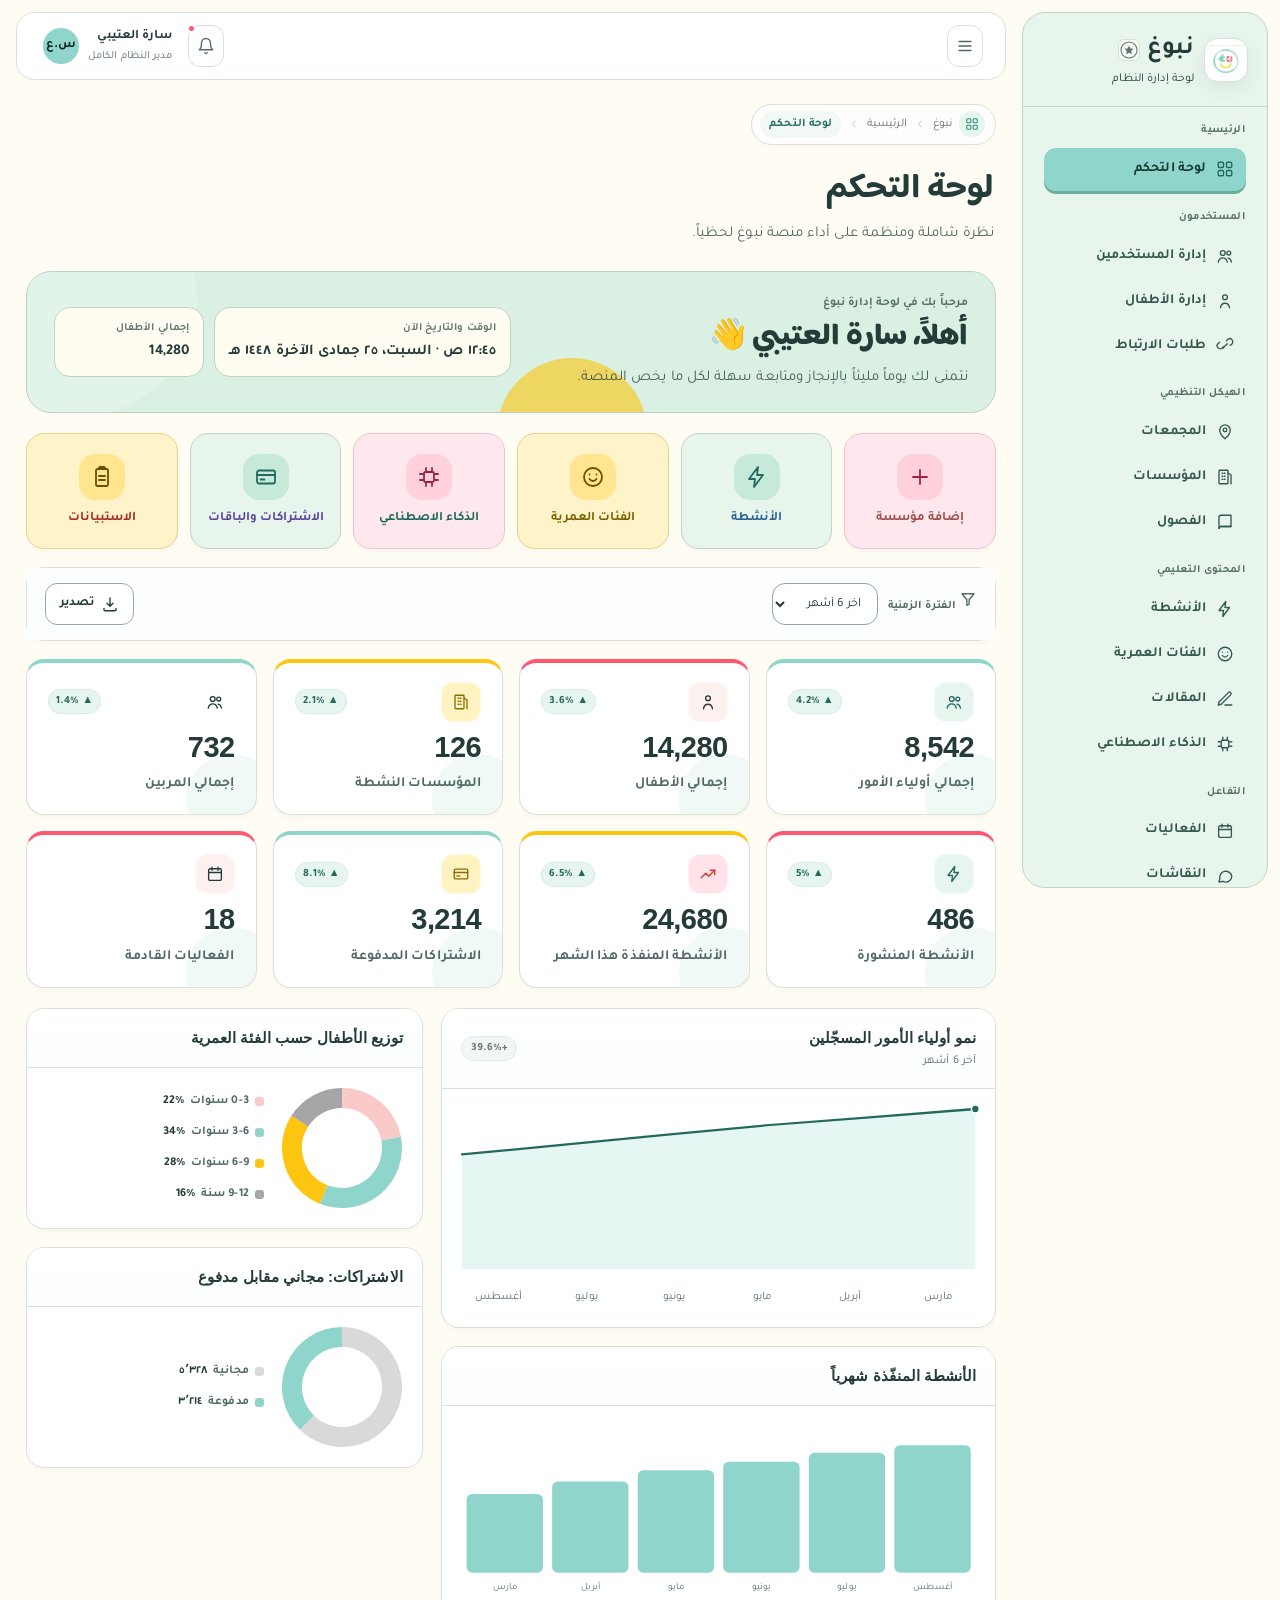
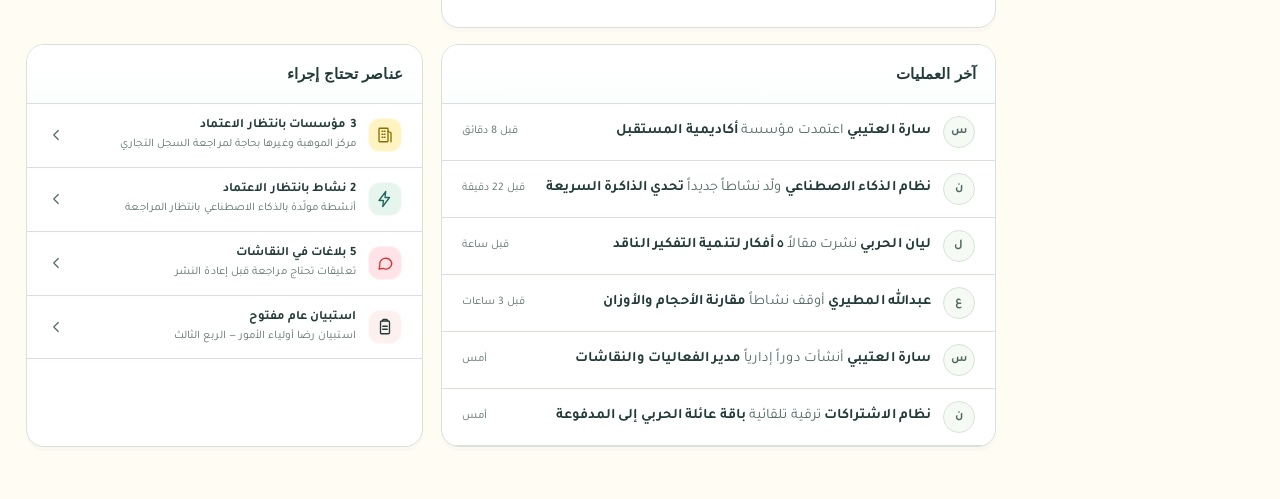
<file: مدير النظام.html>
<!doctype html>
<html lang="ar" dir="rtl">
<head>
<meta charset="utf-8">
<meta name="viewport" content="width=device-width, initial-scale=1">
<title>لوحة إدارة نبوغ</title>
<style>
  /* ===================== Design tokens ===================== */
  :root{
    /* brand colors — من دليل الهوية البصرية لنبوغ */
    --teal-100:#E8F7F3; --teal-300:#8CD4C4; --teal-600:#2E9A85; --teal-700:#1F7A69;
    --coral-100:#FEECEC; --coral-300:#FC5454; --coral-600:#D6362F; --coral-700:#B32A24;
    --pink-100:#FDF1F0; --pink-300:#F9CAC8;
    --yellow-100:#FFF8DB; --yellow-300:#FCD405; --yellow-700:#8A6E00;
    --gray-300:#D9D9D9; --gray-500:#A6A6A6;

    --bg:#F5F8F7; --surface:#FFFFFF; --surface-2:#F0F5F4;
    --border:#E3E9E7; --border-strong:#D3DBD9;
    --text:#1E2827; --text-muted:#5C6968; --text-faint:#8B9694;
    --brand:#1F7A69; --brand-soft:#E8F7F3; --brand-ring:rgba(46,154,133,.25);
    --danger:#D6362F; --danger-soft:#FEECEC;
    --warning:#8A6E00; --warning-soft:#FFF8DB;
    --pink-ink:#B85C57;

    --radius-sm:8px; --radius-md:12px; --radius-lg:18px;
    --shadow-sm:0 1px 2px rgba(20,30,28,.06);
    --shadow-md:0 6px 20px rgba(20,30,28,.08);
    --shadow-lg:0 16px 40px rgba(20,30,28,.14);
    --sidebar-w:272px; --sidebar-w-collapsed:76px; --header-h:68px;
    --font: Tahoma,"Segoe UI","Helvetica Neue",Arial,sans-serif;
  }
  @media (prefers-color-scheme: dark){
    :root:not([data-theme="light"]){
      --bg:#12181A; --surface:#181F21; --surface-2:#1D2527;
      --border:#283032; --border-strong:#333D3F;
      --text:#EAF0EE; --text-muted:#A8B4B1; --text-faint:#78837F;
      --brand:#79D9C3; --brand-soft:#1B2E2A; --brand-ring:rgba(121,217,195,.28);
      --danger:#FF7A70; --danger-soft:#3A1E1C;
      --warning:#FCD405; --warning-soft:#332B0C;
      --pink-ink:#F0B3AE;
      --shadow-sm:0 1px 2px rgba(0,0,0,.3);
      --shadow-md:0 6px 20px rgba(0,0,0,.35);
      --shadow-lg:0 16px 40px rgba(0,0,0,.5);
    }
  }
  :root[data-theme="dark"]{
    --bg:#12181A; --surface:#181F21; --surface-2:#1D2527;
    --border:#283032; --border-strong:#333D3F;
    --text:#EAF0EE; --text-muted:#A8B4B1; --text-faint:#78837F;
    --brand:#79D9C3; --brand-soft:#1B2E2A; --brand-ring:rgba(121,217,195,.28);
    --danger:#FF7A70; --danger-soft:#3A1E1C;
    --warning:#FCD405; --warning-soft:#332B0C;
    --pink-ink:#F0B3AE;
    --shadow-sm:0 1px 2px rgba(0,0,0,.3);
    --shadow-md:0 6px 20px rgba(0,0,0,.35);
    --shadow-lg:0 16px 40px rgba(0,0,0,.5);
  }

  *{box-sizing:border-box;}
  html,body{direction:rtl;}
  body{
    margin:0; background:var(--bg); color:var(--text); font-family:var(--font);
    font-size:14.5px; line-height:1.6; -webkit-font-smoothing:antialiased;
  }
  h1,h2,h3,h4{margin:0; text-wrap:balance; font-weight:700;}
  p{margin:0;}
  button{font-family:inherit;}
  a{color:inherit;}
  ::selection{background:var(--teal-300); color:#0B2622;}
  *:focus-visible{outline:2px solid var(--teal-600); outline-offset:2px; border-radius:6px;}
  @media (prefers-reduced-motion: reduce){ *{animation-duration:.001ms !important; transition-duration:.001ms !important;} }
  ::-webkit-scrollbar{width:10px; height:10px;}
  ::-webkit-scrollbar-thumb{background:var(--border-strong); border-radius:8px;}
  ::-webkit-scrollbar-track{background:transparent;}

  .icon{width:18px; height:18px; stroke:currentColor; fill:none; stroke-width:1.8; stroke-linecap:round; stroke-linejoin:round; flex:none;}
  .icon-lg{width:22px; height:22px;}

  /* ===================== App shell ===================== */
  #app{display:flex; min-height:100vh;}

  /* Sidebar */
  #sidebar{
    width:var(--sidebar-w); flex:none; background:var(--surface); border-left:1px solid var(--border);
    display:flex; flex-direction:column; height:100vh; position:sticky; top:0;
    transition:width .18s ease;
  }
  #sidebar.collapsed{width:var(--sidebar-w-collapsed);}
  .brand-row{display:flex; align-items:center; gap:10px; padding:18px 18px 14px; border-bottom:1px solid var(--border); flex:none;}
  .brand-mark{width:38px; height:38px; border-radius:11px; background:linear-gradient(155deg,var(--teal-300),var(--teal-600)); display:flex; align-items:center; justify-content:center; color:#fff; font-weight:700; font-size:16px; flex:none; box-shadow:var(--shadow-sm);}
  .brand-name-row{display:flex; align-items:center; gap:7px;}
  .brand-name{font-size:16px; font-weight:700; color:var(--text); white-space:nowrap;}
  .brand-logo-2{width:22px; height:22px; border-radius:6px; background:var(--surface-2); border:1px solid var(--border); color:var(--text-faint); display:flex; align-items:center; justify-content:center; flex:none;}
  .brand-sub{font-size:11px; color:var(--text-faint); white-space:nowrap;}
  #sidebar.collapsed .brand-text, #sidebar.collapsed .nav-label, #sidebar.collapsed .nav-group-title{display:none;}
  #sidebar.collapsed .brand-row{justify-content:center; padding:18px 0 14px;}
  #sidebar.collapsed .nav-item{justify-content:center; padding:10px;}

  .nav-scroll{flex:1; overflow-y:auto; padding:10px 12px 18px;}
  .nav-group{margin-top:14px;}
  .nav-group:first-child{margin-top:6px;}
  .nav-group-title{font-size:11px; color:var(--text-faint); font-weight:700; letter-spacing:.03em; padding:4px 10px 6px; text-transform:uppercase;}
  .nav-item{
    display:flex; align-items:center; gap:10px; padding:9px 10px; border-radius:var(--radius-sm);
    color:var(--text-muted); cursor:pointer; font-size:13.5px; font-weight:600; margin-bottom:2px;
    border:1px solid transparent; position:relative; user-select:none;
  }
  .nav-item:hover{background:var(--surface-2); color:var(--text);}
  .nav-item.active{background:var(--brand-soft); color:var(--brand); }
  .nav-item.active .icon{stroke:var(--brand);}
  .nav-item .nav-label{white-space:nowrap; overflow:hidden; text-overflow:ellipsis; flex:1;}
  .nav-item .lock-mini{width:13px; height:13px; stroke:var(--text-faint); flex:none;}

  .sidebar-foot{border-top:1px solid var(--border); padding:12px; flex:none;}
  .collapse-btn{width:100%; display:flex; align-items:center; justify-content:center; gap:8px; padding:8px; border-radius:var(--radius-sm); border:1px solid var(--border); background:var(--surface); color:var(--text-muted); cursor:pointer; font-size:12.5px; font-weight:600;}
  .collapse-btn:hover{background:var(--surface-2);}

  /* Main column */
  #main-col{flex:1; min-width:0; display:flex; flex-direction:column;}

  /* Header */
  #header{
    height:var(--header-h); flex:none; background:var(--surface); border-bottom:1px solid var(--border);
    display:flex; align-items:center; gap:14px; padding:0 22px; position:sticky; top:0; z-index:30;
  }
  .icon-btn{width:36px; height:36px; border-radius:var(--radius-sm); border:1px solid var(--border); background:var(--surface); color:var(--text-muted); display:flex; align-items:center; justify-content:center; cursor:pointer; flex:none;}
  .icon-btn:hover{background:var(--surface-2); color:var(--text);}
  .search-box{flex:1; max-width:380px; position:relative;}
  .search-box input{width:100%; padding:9px 38px 9px 14px; border-radius:999px; border:1px solid var(--border); background:var(--surface-2); font-size:13.5px; color:var(--text);}
  .search-box input:focus{background:var(--surface); border-color:var(--teal-600);}
  .search-box .icon{position:absolute; right:13px; top:50%; transform:translateY(-50%); color:var(--text-faint);}
  .header-spacer{flex:1;}
  .header-right{display:flex; align-items:center; gap:10px;}

  .role-switch{display:flex; align-items:center; gap:8px; border:1px solid var(--border); border-radius:999px; padding:4px; background:var(--surface-2);}
  .role-pill{padding:6px 14px; border-radius:999px; font-size:12.5px; font-weight:700; cursor:pointer; color:var(--text-muted); border:none; background:transparent; white-space:nowrap;}
  .role-pill.active[data-role="super_admin"]{background:var(--brand); color:#fff;}
  .role-pill.active[data-role="content_manager"]{background:var(--pink-300); color:#5A2622;}

  .avatar{width:36px; height:36px; border-radius:50%; background:var(--teal-300); color:#0B2622; display:flex; align-items:center; justify-content:center; font-weight:700; font-size:13px; flex:none;}
  .user-mini{display:flex; align-items:center; gap:9px; cursor:pointer; padding:4px 6px 4px 4px; border-radius:999px;}
  .user-mini:hover{background:var(--surface-2);}
  .user-mini-text{text-align:right;}
  .user-mini-name{font-size:13px; font-weight:700; color:var(--text); white-space:nowrap;}
  .user-mini-role{font-size:11px; color:var(--text-faint); white-space:nowrap;}

  .badge-dot{position:absolute; top:-2px; left:-2px; width:9px; height:9px; border-radius:50%; background:var(--coral-300); border:2px solid var(--surface);}

  /* Main content */
  #main-content{flex:1; padding:22px 26px 60px; max-width:1400px; width:100%; margin:0 auto;}
  .breadcrumb{display:flex; align-items:center; gap:6px; font-size:12.5px; color:var(--text-faint); margin-bottom:10px;}
  .breadcrumb b{color:var(--text-muted); font-weight:700;}
  .page-head{display:flex; align-items:flex-start; justify-content:space-between; gap:16px; margin-bottom:20px; flex-wrap:wrap;}
  .page-title{font-size:22px; font-weight:800; color:var(--text);}
  .page-desc{font-size:13px; color:var(--text-muted); margin-top:4px; max-width:640px;}
  .page-actions{display:flex; align-items:center; gap:10px; flex-wrap:wrap;}

  .scope-banner{display:flex; align-items:center; gap:10px; background:var(--pink-100); border:1px solid var(--pink-300); color:var(--pink-ink); padding:10px 14px; border-radius:var(--radius-md); font-size:12.5px; font-weight:600; margin-bottom:18px;}
  .scope-banner .icon{stroke:var(--pink-ink); flex:none;}

  /* Buttons */
  .btn{display:inline-flex; align-items:center; gap:7px; padding:9px 16px; border-radius:var(--radius-sm); font-size:13px; font-weight:700; cursor:pointer; border:1px solid transparent; white-space:nowrap;}
  .btn:active{transform:translateY(1px);}
  .btn-primary{background:var(--brand); color:#fff; box-shadow:var(--shadow-sm);}
  .btn-primary:hover{background:var(--teal-700);}
  .btn-secondary{background:var(--surface); color:var(--text); border-color:var(--border-strong);}
  .btn-secondary:hover{background:var(--surface-2);}
  .btn-ghost{background:transparent; color:var(--text-muted);}
  .btn-ghost:hover{background:var(--surface-2); color:var(--text);}
  .btn-danger{background:var(--danger-soft); color:var(--danger);}
  .btn-danger:hover{background:var(--coral-100); filter:brightness(.97);}
  .btn-sm{padding:6px 11px; font-size:12px; border-radius:7px;}
  .btn[disabled]{opacity:.5; cursor:not-allowed;}
  .btn-icon[disabled]{opacity:.4; cursor:not-allowed; pointer-events:none;}
  .btn-icon{width:34px; height:34px; padding:0; justify-content:center; border-radius:var(--radius-sm); background:var(--surface); border:1px solid var(--border); color:var(--text-muted);}
  .btn-icon:hover{background:var(--surface-2); color:var(--text);}

  /* Cards */
  .card{background:var(--surface); border:1px solid var(--border); border-radius:var(--radius-lg); box-shadow:var(--shadow-sm);}
  .card-pad{padding:18px 20px;}
  .card-head{display:flex; align-items:center; justify-content:space-between; padding:16px 20px; border-bottom:1px solid var(--border); gap:10px;}
  .card-title{font-size:14.5px; font-weight:700;}
  .card-sub{font-size:12px; color:var(--text-faint); margin-top:2px;}

  /* Stat cards */
  .stat-grid{display:grid; grid-template-columns:repeat(4,1fr); gap:14px; margin-bottom:18px;}
  @media (max-width:1180px){ .stat-grid{grid-template-columns:repeat(2,1fr);} }
  @media (max-width:620px){ .stat-grid{grid-template-columns:1fr;} }

  /* Quick-access cards */
  .qa-grid{display:grid; grid-template-columns:repeat(6,1fr); gap:12px; margin-bottom:18px;}
  @media (max-width:1180px){ .qa-grid{grid-template-columns:repeat(3,1fr);} }
  @media (max-width:620px){ .qa-grid{grid-template-columns:repeat(2,1fr);} }
  .qa-card{display:flex; flex-direction:column; align-items:center; justify-content:center; gap:10px; text-align:center;
    border:1px solid transparent; border-radius:var(--radius-lg); padding:20px 12px; cursor:pointer;
    box-shadow:var(--shadow-sm); transition:transform .16s ease, box-shadow .16s ease; font-family:inherit;}
  .qa-card:hover{transform:translateY(-3px); box-shadow:var(--shadow-md);}
  .qa-card:active{transform:translateY(-1px);}
  .qa-icon{width:46px; height:46px; border-radius:14px; display:flex; align-items:center; justify-content:center;}
  .qa-icon .icon{width:24px; height:24px;}
  .qa-label{font-size:13px; font-weight:800; line-height:1.35;}
  /* light brand-identity tones */
  .qa-pink{background:#FDF1F0; border-color:#F9CAC8;}
  .qa-pink .qa-icon{background:#F9CAC8; color:#B85C57;} .qa-pink .qa-label{color:#9E4E49;}
  .qa-blue{background:#EAF3FB; border-color:#BFDCF3;}
  .qa-blue .qa-icon{background:#CFE4F7; color:#2F6DA8;} .qa-blue .qa-label{color:#2A5F92;}
  .qa-yellow{background:#FFF8DB; border-color:#FCE68A;}
  .qa-yellow .qa-icon{background:#FCE68A; color:#8A6E00;} .qa-yellow .qa-label{color:#7A6100;}
  .qa-teal{background:#E8F7F3; border-color:#8CD4C4;}
  .qa-teal .qa-icon{background:#B7E6DA; color:#1F7A69;} .qa-teal .qa-label{color:#1B6A5B;}
  .qa-purple{background:#F1EEFB; border-color:#D3C7F0;}
  .qa-purple .qa-icon{background:#DDD2F3; color:#6A4FB0;} .qa-purple .qa-label{color:#5C449B;}
  .qa-coral{background:#FEECEC; border-color:#F7B9B6;}
  .qa-coral .qa-icon{background:#F9C9C6; color:#C0322B;} .qa-coral .qa-label{color:#A82A24;}
  @media (prefers-color-scheme: dark){ :root:not([data-theme="light"]) .qa-card{filter:saturate(1.05);} }

  /* Reward section (event form) */
  .reward-section{margin-top:14px; padding:14px; border:1px dashed var(--border-strong); border-radius:var(--radius-md); background:var(--surface-2);}
  .reward-title{display:flex; align-items:center; gap:8px; font-weight:800; font-size:13.5px; color:var(--text); margin-bottom:12px;}
  .reward-title .icon{width:18px; height:18px; color:var(--brand);}
  .reward-block{margin-top:4px;}

  /* Certificates */
  .cert-thumb{border-radius:var(--radius-md) var(--radius-md) 0 0; padding:18px 16px; text-align:center; min-height:130px; display:flex; flex-direction:column; align-items:center; justify-content:center; gap:6px; overflow:hidden;}
  .cert-thumb-logo{width:38px; height:38px; object-fit:contain; border-radius:8px;}
  .cert-thumb-logo-ph{display:flex; align-items:center; justify-content:center; background:rgba(255,255,255,.45); border-radius:8px;}
  .cert-thumb-logo-ph .icon{width:22px; height:22px; opacity:.7;}
  .cert-thumb-title{font-weight:800; font-size:13px; letter-spacing:.5px;}
  .cert-thumb-msg{font-size:10.5px; line-height:1.5; opacity:.85; max-width:92%; display:-webkit-box; -webkit-line-clamp:2; -webkit-box-orient:vertical; overflow:hidden;}
  .cert-preview{border-radius:var(--radius-md); padding:22px; display:flex;}
  .cert-preview-frame{flex:1; border:2px solid; border-radius:12px; padding:26px 22px; text-align:center; display:flex; flex-direction:column; align-items:center; gap:12px; background:rgba(255,255,255,.14);}
  .cert-preview-logo{width:64px; height:64px; object-fit:contain; border-radius:10px;}
  .cert-preview-logo-ph{width:64px; height:64px; display:flex; flex-direction:column; align-items:center; justify-content:center; gap:2px; border:1px dashed currentColor; border-radius:10px; opacity:.65; font-size:9px;}
  .cert-preview-logo-ph .icon{width:22px; height:22px;}
  .cert-preview-kicker{font-weight:800; letter-spacing:1px; font-size:13px; text-transform:uppercase; opacity:.85;}
  .cert-preview-name{font-weight:900; font-size:22px;}
  .cert-preview-msg{font-size:13.5px; line-height:1.9; max-width:460px;}
  .cert-preview-foot{display:flex; justify-content:space-between; width:100%; font-size:11px; opacity:.8; margin-top:6px; border-top:1px solid currentColor; padding-top:10px;}
  .cert-bg-picker{display:flex; gap:10px; flex-wrap:wrap;}
  .cert-bg-swatch{width:52px; height:38px; border-radius:9px; border:2px solid var(--border); cursor:pointer; padding:0; transition:transform .12s ease, border-color .12s ease;}
  .cert-bg-swatch:hover{transform:translateY(-2px);}
  .cert-bg-swatch.active{border-color:var(--brand); box-shadow:0 0 0 3px var(--brand-ring);}
  .stat-card{background:var(--surface); border:1px solid var(--border); border-radius:var(--radius-lg); padding:16px 18px; display:flex; flex-direction:column; gap:10px; box-shadow:var(--shadow-sm); cursor:pointer;}
  .stat-card:hover{border-color:var(--border-strong); box-shadow:var(--shadow-md);}
  .stat-top{display:flex; align-items:center; justify-content:space-between;}
  .stat-icon{width:38px; height:38px; border-radius:11px; display:flex; align-items:center; justify-content:center; flex:none;}
  .stat-trend{font-size:11.5px; font-weight:700; display:flex; align-items:center; gap:3px; padding:3px 7px; border-radius:999px;}
  .trend-up{color:var(--teal-700); background:var(--teal-100);}
  .trend-down{color:var(--danger); background:var(--danger-soft);}
  .stat-value{font-size:24px; font-weight:800; font-variant-numeric:tabular-nums;}
  .stat-label{font-size:12.5px; color:var(--text-muted); font-weight:600;}

  /* Grid layouts */
  .grid-2{display:grid; grid-template-columns:1.4fr 1fr; gap:16px;}
  @media (max-width:980px){ .grid-2{grid-template-columns:1fr;} }
  .grid-3{display:grid; grid-template-columns:repeat(3,1fr); gap:16px;}
  @media (max-width:980px){ .grid-3{grid-template-columns:1fr;} }
  .stack{display:flex; flex-direction:column; gap:16px;}

  /* Tables */
  .table-wrap{overflow-x:auto;}
  table.dt{width:100%; border-collapse:collapse; min-width:760px;}
  table.dt th{text-align:right; font-size:11.5px; color:var(--text-faint); font-weight:700; text-transform:uppercase; letter-spacing:.02em; padding:11px 14px; border-bottom:1px solid var(--border); white-space:nowrap; background:var(--surface-2);}
  table.dt th:first-child{border-top-right-radius:0;}
  table.dt td{padding:12px 14px; border-bottom:1px solid var(--border); font-size:13px; vertical-align:middle;}
  table.dt tbody tr:hover{background:var(--surface-2);}
  table.dt tbody tr:last-child td{border-bottom:none;}
  .cell-primary{font-weight:700; color:var(--text);}
  .cell-muted{color:var(--text-faint); font-size:12px;}
  .row-flex{display:flex; align-items:center; gap:10px;}
  .mini-avatar{width:32px; height:32px; border-radius:50%; background:var(--surface-2); color:var(--text-muted); display:flex; align-items:center; justify-content:center; font-weight:700; font-size:12px; flex:none; border:1px solid var(--border);}

  .table-toolbar{display:flex; align-items:center; justify-content:space-between; gap:12px; padding:14px 20px; flex-wrap:wrap;}
  .toolbar-left{display:flex; align-items:center; gap:10px; flex-wrap:wrap; flex:1;}
  .toolbar-right{display:flex; align-items:center; gap:8px;}
  .field-input, .field-select{padding:8px 12px; border-radius:var(--radius-sm); border:1px solid var(--border); background:var(--surface); font-size:12.5px; color:var(--text); font-family:inherit;}
  .field-input:focus, .field-select:focus{border-color:var(--teal-600);}
  .search-inline{position:relative;}
  .search-inline input{padding:8px 34px 8px 12px; min-width:210px;}
  .search-inline .icon{position:absolute; right:10px; top:50%; transform:translateY(-50%); color:var(--text-faint); width:15px; height:15px;}

  .pager{display:flex; align-items:center; justify-content:space-between; gap:12px; padding:14px 20px; border-top:1px solid var(--border); flex-wrap:wrap;}
  .pager-info{font-size:12px; color:var(--text-faint);}
  .pager-btns{display:flex; align-items:center; gap:6px;}
  .page-num{width:30px; height:30px; border-radius:8px; border:1px solid var(--border); background:var(--surface); color:var(--text-muted); font-size:12.5px; font-weight:700; cursor:pointer;}
  .page-num.active{background:var(--brand); border-color:var(--brand); color:#fff;}
  .page-num:hover:not(.active){background:var(--surface-2);}

  /* Badges / status */
  .badge{display:inline-flex; align-items:center; gap:5px; padding:4px 10px; border-radius:999px; font-size:11.5px; font-weight:700; white-space:nowrap;}
  .badge::before{content:""; width:6px; height:6px; border-radius:50%; background:currentColor;}
  .badge-active{background:var(--teal-100); color:var(--teal-700);}
  .badge-inactive{background:var(--surface-2); color:var(--text-faint);}
  .badge-suspended{background:var(--danger-soft); color:var(--danger);}
  .badge-pending{background:var(--warning-soft); color:var(--warning);}
  .badge-published{background:var(--teal-100); color:var(--teal-700);}
  .badge-unpublished{background:var(--surface-2); color:var(--text-faint);}
  .badge-archived{background:var(--surface-2); color:var(--text-faint);}
  .badge-deleted{background:var(--danger-soft); color:var(--danger);}
  .badge-draft{background:var(--pink-100); color:var(--pink-ink);}
  .tag{display:inline-flex; align-items:center; padding:3px 9px; border-radius:7px; font-size:11px; font-weight:700; background:var(--surface-2); color:var(--text-muted);}

  .checkbox{width:17px; height:17px; border-radius:5px; border:1.6px solid var(--border-strong); cursor:pointer; accent-color:var(--brand);}

  /* Dropdown menu */
  .menu-wrap{position:relative; display:inline-block;}
  .menu{position:absolute; top:calc(100% + 6px); left:0; background:var(--surface); border:1px solid var(--border); border-radius:var(--radius-md); box-shadow:var(--shadow-lg); min-width:190px; padding:6px; z-index:80; display:none;}
  .menu.open{display:block;}
  .menu-item{display:flex; align-items:center; gap:9px; padding:8px 10px; border-radius:8px; font-size:12.8px; font-weight:600; color:var(--text); cursor:pointer;}
  .menu-item:hover{background:var(--surface-2);}
  .menu-item.danger{color:var(--danger);}
  .menu-sep{height:1px; background:var(--border); margin:5px 2px;}

  /* Toggle switch — refined Nobogh UI */
  .switch{
    position:relative; display:inline-flex; width:50px; height:28px; flex:none;
    cursor:pointer; vertical-align:middle; -webkit-tap-highlight-color:transparent;
  }
  .switch input{
    position:absolute; inset:0; width:100%; height:100%; margin:0;
    opacity:0; cursor:pointer; z-index:2;
  }
  .switch .track{
    position:absolute; inset:0; border-radius:999px;
    background:var(--surface-2); border:1px solid var(--border-strong);
    box-shadow:inset 0 1px 2px rgba(20,30,28,.06);
    transition:background .22s ease,border-color .22s ease,box-shadow .22s ease;
  }
  .switch .thumb{
    position:absolute; width:22px; height:22px; left:2px; top:2px;
    border-radius:50%; background:#fff; border:1px solid rgba(20,30,28,.08);
    box-shadow:0 2px 6px rgba(20,30,28,.18),0 1px 2px rgba(20,30,28,.10);
    transition:transform .24s cubic-bezier(.2,.8,.2,1),box-shadow .22s ease;
  }
  .switch .thumb::after{
    content:""; position:absolute; inset:7px; border-radius:50%;
    background:var(--gray-500); opacity:.55; transition:.2s ease;
  }
  .switch:hover .track{border-color:var(--gray-500);}
  .switch:hover .thumb{box-shadow:0 3px 9px rgba(20,30,28,.22),0 1px 2px rgba(20,30,28,.12);}
  .switch input:checked + .track{
    background:var(--brand); border-color:var(--brand);
    box-shadow:inset 0 1px 2px rgba(0,0,0,.08),0 0 0 3px rgba(46,154,133,.08);
  }
  .switch input:checked + .track .thumb{transform:translateX(24px);}
  .switch input:checked + .track .thumb::after{
    background:var(--teal-600); opacity:1;
    clip-path:polygon(14% 54%,35% 75%,84% 26%,74% 16%,35% 56%,24% 44%);
    inset:5px;
  }
  .switch input:focus-visible + .track{
    box-shadow:0 0 0 3px var(--brand-ring);
    border-color:var(--teal-600);
  }
  .switch input:active + .track .thumb{width:24px;}
  .switch input:checked:active + .track .thumb{transform:translateX(22px);}
  .switch input:disabled{cursor:not-allowed;}
  .switch input:disabled + .track{opacity:.48; cursor:not-allowed; filter:saturate(.6);}
  .switch input:disabled + .track .thumb{box-shadow:none;}

  @media (prefers-reduced-motion: reduce){
    .switch .track,.switch .thumb,.switch .thumb::after{transition:none;}
  }

  /* Empty / loading / error states */
  .state-block{display:flex; flex-direction:column; align-items:center; justify-content:center; text-align:center; padding:60px 20px; gap:12px;}
  .state-icon{width:58px; height:58px; border-radius:16px; background:var(--surface-2); display:flex; align-items:center; justify-content:center; color:var(--text-faint);}
  .state-title{font-size:15px; font-weight:700; color:var(--text);}
  .state-desc{font-size:12.8px; color:var(--text-muted); max-width:360px;}

  .spinner{width:20px; height:20px; border-radius:50%; border:2.4px solid var(--border); border-top-color:var(--brand); animation:spin .7s linear infinite;}
  @keyframes spin{to{transform:rotate(360deg);}}

  /* Tabs */
  .tabs{display:flex; gap:4px; border-bottom:1px solid var(--border); padding:0 4px;}
  .tab{padding:11px 6px; margin-bottom:-1px; font-size:13px; font-weight:700; color:var(--text-faint); cursor:pointer; border-bottom:2.5px solid transparent;}
  .tab:hover{color:var(--text);}
  .tab.active{color:var(--brand); border-color:var(--brand);}

  /* Modal */
  #modal-root{position:fixed; inset:0; z-index:200; display:none; align-items:flex-start; justify-content:center; overflow-y:auto; padding:5vh 16px;}
  #modal-root.open{display:flex;}
  .modal-backdrop{position:fixed; inset:0; background:rgba(15,22,20,.5); backdrop-filter:blur(1px);}
  .modal{position:relative; background:var(--surface); border-radius:var(--radius-lg); box-shadow:var(--shadow-lg); width:100%; max-width:560px; z-index:2; animation:pop .14s ease;}
  .modal.modal-lg{max-width:760px;}
  .modal.modal-sm{max-width:420px;}
  @keyframes pop{from{opacity:0; transform:translateY(6px) scale(.98);} to{opacity:1; transform:none;}}
  .modal-head{display:flex; align-items:center; justify-content:space-between; padding:18px 22px; border-bottom:1px solid var(--border);}
  .modal-title{font-size:16px; font-weight:800;}
  .modal-body{padding:20px 22px; max-height:64vh; overflow-y:auto;}
  .modal-foot{display:flex; align-items:center; justify-content:flex-end; gap:10px; padding:16px 22px; border-top:1px solid var(--border);}

  /* Forms */
  .form-grid{display:grid; grid-template-columns:1fr 1fr; gap:14px;}
  @media (max-width:560px){ .form-grid{grid-template-columns:1fr;} }
  .field{display:flex; flex-direction:column; gap:6px;}
  .field.full{grid-column:1/-1;}
  .field label{font-size:12.5px; font-weight:700; color:var(--text);}
  .field label .opt{color:var(--text-faint); font-weight:500;}
  .field label .req{color:var(--danger);}
  .field input[type=text], .field input[type=number], .field input[type=email], .field input[type=tel], .field input[type=password], .field input[type=date], .field select, .field textarea{
    padding:9px 12px; border-radius:var(--radius-sm); border:1px solid var(--border); background:var(--surface); font-size:13px; color:var(--text); font-family:inherit; width:100%;
  }
  .field textarea{resize:vertical; min-height:74px;}
  .field input:focus, .field select:focus, .field textarea:focus{border-color:var(--teal-600); box-shadow:0 0 0 3px var(--brand-ring);}
  .field .hint{font-size:11.5px; color:var(--text-faint);}
  .field .err{font-size:11.5px; color:var(--danger); font-weight:600; display:none;}
  .field.invalid input, .field.invalid select, .field.invalid textarea{border-color:var(--danger);}
  .field.invalid .err{display:block;}
  .upload-box{border:1.6px dashed var(--border-strong); border-radius:var(--radius-md); padding:18px; text-align:center; color:var(--text-faint); font-size:12.5px; cursor:pointer;}
  .upload-box:hover{background:var(--surface-2); border-color:var(--teal-600);}

  /* Toasts */
  #toast-root{position:fixed; bottom:22px; left:22px; z-index:300; display:flex; flex-direction:column; gap:10px; align-items:flex-start;}
  .toast{display:flex; align-items:flex-start; gap:10px; background:var(--surface); border:1px solid var(--border); box-shadow:var(--shadow-lg); border-radius:var(--radius-md); padding:12px 14px; min-width:280px; max-width:360px; animation:toastin .18s ease;}
  @keyframes toastin{from{opacity:0; transform:translateY(8px);} to{opacity:1; transform:none;}}
  .toast-icon{width:30px; height:30px; border-radius:9px; display:flex; align-items:center; justify-content:center; flex:none;}
  .toast.success .toast-icon{background:var(--teal-100); color:var(--teal-700);}
  .toast.error .toast-icon{background:var(--danger-soft); color:var(--danger);}
  .toast.info .toast-icon{background:var(--brand-soft); color:var(--brand);}
  .toast-title{font-size:12.8px; font-weight:700;}
  .toast-desc{font-size:11.8px; color:var(--text-muted); margin-top:1px;}
  .toast-close{margin-inline-start:auto; cursor:pointer; color:var(--text-faint); flex:none;}

  /* Charts */
  .chart-legend{display:flex; flex-wrap:wrap; gap:12px; margin-top:10px;}
  .legend-item{display:flex; align-items:center; gap:6px; font-size:12px; color:var(--text-muted); font-weight:600;}
  .legend-dot{width:9px; height:9px; border-radius:3px; flex:none;}

  /* Character card (age groups) */
  .char-card{background:var(--surface); border:1px solid var(--border); border-radius:var(--radius-lg); overflow:hidden; box-shadow:var(--shadow-sm); display:flex; flex-direction:column;}
  .char-hero{height:120px; display:flex; align-items:center; justify-content:center; position:relative;}
  .char-avatar{width:76px; height:76px; border-radius:50%; border:4px solid var(--surface); display:flex; align-items:center; justify-content:center; font-size:30px; box-shadow:var(--shadow-md); margin-top:40px;}
  .char-badge{position:absolute; top:10px; left:10px;}

  .kbd{font-size:11px; background:var(--surface-2); border:1px solid var(--border); border-radius:5px; padding:1px 6px; font-weight:700; color:var(--text-muted);}

  .hairline{height:1px; background:var(--border); border:none; margin:0;}
  .muted{color:var(--text-muted);}
  .faint{color:var(--text-faint);}
  .tiny{font-size:11.5px;}

  @media (max-width:920px){
    #sidebar{position:fixed; right:0; top:0; z-index:100; transform:translateX(100%); box-shadow:var(--shadow-lg);}
    #sidebar.mobile-open{transform:none;}
    #main-content{padding:16px;}
    .stat-grid{grid-template-columns:1fr 1fr;}
  }

/* ==========================================================
   NOBogh Admin UI — visual redesign layer
   Brand-preserving: #8CD4C4 #FC5454 #F9CAC8 #FCD405 #D9D9D9 #A6A6A6
   ========================================================== */
:root{
  --brand-mint:#8CD4C4; --brand-coral:#FC5454; --brand-pink:#F9CAC8; --brand-yellow:#FCD405;
  --brand-gray:#A6A6A6; --brand-gray-light:#D9D9D9;
  --bg:#F7FAF9; --surface:#FFFFFF; --surface-2:#F4F8F7;
  --border:#E6ECEA; --border-strong:#D7E1DE;
  --text:#20312D; --text-muted:#62736F; --text-faint:#8C9A97;
  --brand:#2D8F7C; --brand-soft:#EDF9F6; --brand-ring:rgba(140,212,196,.38);
  --radius-sm:10px; --radius-md:14px; --radius-lg:20px;
  --shadow-sm:0 2px 8px rgba(35,67,60,.055);
  --shadow-md:0 12px 32px rgba(35,67,60,.09);
  --shadow-lg:0 24px 60px rgba(35,67,60,.15);
  --font:"Dubai","29LT Massira",Tahoma,"Segoe UI",Arial,sans-serif;
}
body{background:
  radial-gradient(circle at 7% 0%,rgba(140,212,196,.10),transparent 28%),
  linear-gradient(180deg,#F8FBFA 0%,#F5F8F7 100%);letter-spacing:.005em;}
h1,h2,h3,h4,.page-title,.card-title,.stat-value{font-family:"Dubai","29LT Massira",Tahoma,sans-serif;}

/* App shell */
#sidebar{background:rgba(255,255,255,.94);backdrop-filter:blur(14px);border-left:1px solid rgba(215,225,222,.9);box-shadow:-8px 0 28px rgba(35,67,60,.035);}
.brand-row{padding:15px 16px;border-bottom:1px solid var(--border);min-height:72px;}
.brand-mark{width:44px;height:44px;border-radius:14px;background:#fff;border:1px solid var(--border);box-shadow:0 6px 18px rgba(35,67,60,.08);overflow:hidden;padding:5px;}
.brand-mark img{width:100%;height:100%;object-fit:contain;display:block;}
.brand-name{font-size:17px;font-weight:700;}
.brand-sub{font-size:11.5px;color:var(--text-muted);}
.nav-group-label{font-size:10.5px;letter-spacing:.03em;color:var(--text-faint);font-weight:700;margin:14px 14px 6px;}
.nav-item{margin:2px 9px;border-radius:11px;padding:9px 11px;color:var(--text-muted);transition:background .16s,color .16s,transform .16s;}
.nav-item:hover{background:#F4F9F7;color:var(--text);transform:translateX(-2px);}
.nav-item.active{background:linear-gradient(90deg,rgba(140,212,196,.24),rgba(140,212,196,.11));color:#226F61;box-shadow:inset -3px 0 0 #8CD4C4;}
.nav-item.active .icon{color:#238471;}
#app-header,#header{background:rgba(255,255,255,.90)!important;backdrop-filter:blur(14px);border-bottom-color:var(--border)!important;}
#main-content{padding:26px 30px 72px;max-width:1480px;}

/* Modern unified breadcrumb */
.breadcrumb{display:inline-flex;align-items:center;gap:7px;margin:0 0 16px;padding:6px 10px 6px 8px;background:rgba(255,255,255,.82);border:1px solid var(--border);border-radius:999px;box-shadow:var(--shadow-sm);font-size:11.7px;color:var(--text-faint);}
.breadcrumb .crumb-home{width:26px;height:26px;display:grid;place-items:center;border-radius:999px;background:var(--brand-soft);color:#2D8F7C;}
.breadcrumb .crumb-home .icon{width:14px;height:14px;}
.breadcrumb .crumb-sep{color:#B2BFBC;display:grid;place-items:center;}
.breadcrumb .crumb-sep .icon{width:12px;height:12px;}
.breadcrumb b{background:#F2F8F6;color:#286E60;border-radius:999px;padding:4px 9px;font-weight:700;}

/* Page heading */
.page-head{position:relative;padding:4px 2px 2px;margin-bottom:22px;align-items:center;}
.page-title{font-size:26px;line-height:1.25;font-weight:700;letter-spacing:-.015em;}
.page-desc{font-size:13.5px;line-height:1.8;color:var(--text-muted);margin-top:6px;max-width:760px;}
.page-actions{gap:8px;}

/* Buttons */
.btn{min-height:38px;border-radius:11px;padding:8px 14px;font-size:12.8px;box-shadow:none;transition:transform .14s,box-shadow .14s,background .14s,border-color .14s;}
.btn:hover{transform:translateY(-1px);}
.btn-primary{background:#2D8F7C;border-color:#2D8F7C;box-shadow:0 7px 16px rgba(45,143,124,.17);}
.btn-primary:hover{background:#277B6B;box-shadow:0 9px 20px rgba(45,143,124,.22);}
.btn-secondary{background:#fff;border-color:#DCE6E3;}
.btn-secondary:hover{background:#F7FAF9;border-color:#C8D8D4;}
.btn-danger{border:1px solid rgba(252,84,84,.18);background:rgba(252,84,84,.08);color:#C64242;}
.btn-ghost{color:#61716D;}
.btn-icon{width:36px;height:36px;border-radius:10px;border-color:#E0E8E6;}

/* Cards */
.card{border:1px solid rgba(222,232,229,.95);border-radius:20px;box-shadow:0 5px 18px rgba(35,67,60,.045);overflow:hidden;}
.card:hover{box-shadow:0 10px 28px rgba(35,67,60,.065);}
.card-head{padding:17px 19px;background:linear-gradient(180deg,#fff,#FCFEFD);}
.card-title{font-size:15px;font-weight:700;}
.card-sub{font-size:11.8px;color:var(--text-faint);}
.card-pad{padding:20px;}

/* Dashboard — stronger visual hierarchy */
.stat-grid{grid-template-columns:repeat(4,minmax(0,1fr));gap:16px;margin-bottom:20px;}
.stat-card{position:relative;overflow:hidden;border-radius:18px;padding:17px 18px 16px;gap:9px;min-height:132px;border:1px solid #E3ECE9;box-shadow:0 6px 18px rgba(35,67,60,.045);transition:transform .16s,box-shadow .16s,border-color .16s;}
.stat-card::after{content:"";position:absolute;inset:auto -22px -32px auto;width:92px;height:92px;border-radius:50%;background:rgba(140,212,196,.08);pointer-events:none;}
.stat-card:hover{transform:translateY(-3px);border-color:#CFE0DC;box-shadow:0 14px 30px rgba(35,67,60,.09);}
.stat-icon{width:40px;height:40px;border-radius:12px;box-shadow:inset 0 0 0 1px rgba(255,255,255,.55);}
.stat-value{font-size:27px;line-height:1.15;font-weight:700;letter-spacing:-.02em;}
.stat-label{font-size:12.4px;color:var(--text-muted);font-weight:600;}
.stat-trend{font-size:11px;border:1px solid rgba(45,143,124,.08);}
.grid-2{gap:18px;}.stack{gap:18px;}

/* Tables */
.table-wrap{overflow:auto;background:#fff;}
table.dt{border-collapse:separate;border-spacing:0;}
table.dt th{background:#F7FAF9;color:#72827E;font-size:11.3px;padding:12px 15px;border-bottom:1px solid #E1EAE7;text-transform:none;letter-spacing:0;}
table.dt td{padding:13px 15px;border-bottom:1px solid #EDF2F0;font-size:12.9px;}
table.dt tbody tr{transition:background .12s,box-shadow .12s;}
table.dt tbody tr:hover{background:#FAFCFB;box-shadow:inset -3px 0 0 rgba(140,212,196,.75);}
.cell-primary{font-weight:700;color:#263B36;}.cell-muted{color:#82908D;}
.table-toolbar{padding:15px 18px;background:#FCFEFD;border-bottom:1px solid #E8EFED;}
.search-inline input{min-width:240px;background:#fff;}
.field-input,.field-select{min-height:38px;border-radius:10px;border-color:#DCE5E2;background:#fff;}
.field-input:hover,.field-select:hover{border-color:#C8D7D3;}
.field-input:focus,.field-select:focus{border-color:#8CD4C4;box-shadow:0 0 0 3px rgba(140,212,196,.18);outline:none;}
.pager{background:#FCFEFD;padding:13px 18px;}
.page-num{border-radius:9px;}.page-num.active{background:#2D8F7C;border-color:#2D8F7C;}

/* Status */
.badge{padding:4px 9px;border:1px solid transparent;font-size:11px;}
.badge-active,.badge-published{background:rgba(140,212,196,.17);color:#287866;border-color:rgba(140,212,196,.28);}
.badge-suspended,.badge-deleted{background:rgba(252,84,84,.09);color:#C64747;border-color:rgba(252,84,84,.17);}
.badge-pending{background:rgba(252,212,5,.15);color:#796600;border-color:rgba(252,212,5,.26);}
.badge-draft{background:rgba(249,202,200,.28);color:#9A5E5A;border-color:rgba(249,202,200,.48);}
.tag{background:#F2F7F5;color:#657672;border:1px solid #E2EAE8;border-radius:999px;}

/* Unified notes / alerts / informational messages */
.scope-banner,.hint{border-radius:13px!important;border:1px solid rgba(140,212,196,.38)!important;background:#F0FAF7!important;color:#3F7065!important;padding:11px 13px!important;line-height:1.75!important;}
.scope-banner{box-shadow:inset 3px 0 0 #8CD4C4;font-weight:600;}
.scope-banner .icon,.hint .icon{color:#2D8F7C!important;stroke:#2D8F7C!important;flex:none;}
.hint{display:flex!important;align-items:flex-start;gap:8px;font-size:11.8px!important;}
.hint:has(.icon-alert),.hint.warning{background:#FFFBE8!important;border-color:rgba(252,212,5,.45)!important;color:#756200!important;box-shadow:inset 3px 0 0 #FCD405;}

/* Forms / modals */
.modal{border:1px solid #E0E8E6;border-radius:20px;overflow:hidden;}
.modal-head{background:#FCFEFD;padding:18px 21px;}.modal-title{font-size:17px;}
.modal-body{padding:21px;}.modal-foot{background:#FCFEFD;}
.form-grid{gap:16px;}.field{gap:7px;}.field label{font-size:12.3px;}
.field input[type=text],.field input[type=number],.field input[type=email],.field input[type=tel],.field input[type=password],.field input[type=date],.field select,.field textarea{min-height:40px;border-radius:10px;border-color:#DCE5E2;background:#fff;}
.upload-box{border-radius:14px;background:#FCFEFD;border-color:#CFDBD8;padding:20px;}
.upload-box:hover{background:#F4FAF8;border-color:#8CD4C4;}

/* Toasts */
.toast{border-radius:14px;border-color:#DEE8E5;box-shadow:0 18px 42px rgba(35,67,60,.16);}
.toast-icon{border-radius:10px;}

/* Responsive */
@media(max-width:1180px){.stat-grid{grid-template-columns:repeat(2,minmax(0,1fr));}}
@media(max-width:700px){#main-content{padding:18px 14px 56px}.page-title{font-size:23px}.stat-grid{grid-template-columns:1fr}.breadcrumb{max-width:100%;overflow:auto}.page-actions{width:100%}.page-actions>.btn,.page-actions>.field-select{flex:1;justify-content:center}.table-toolbar{align-items:stretch}.toolbar-left{width:100%}.search-inline,.search-inline input{width:100%;min-width:0}}


/* ===== Requested refinements: dashboard hero, codes, stickers, fixed header ===== */
#header{position:sticky!important;top:0!important;z-index:120!important;box-shadow:0 6px 18px rgba(35,67,60,.045);}
.dashboard-welcome{position:relative;overflow:hidden;display:flex;align-items:center;justify-content:space-between;gap:20px;min-height:142px;margin-bottom:20px;padding:24px 28px;border-radius:24px;color:#153D35;background:linear-gradient(118deg,#8CD4C4 0%,#BFEAE0 46%,#F9CAC8 100%);box-shadow:0 16px 36px rgba(45,143,124,.14);}
.dashboard-welcome:before{content:"";position:absolute;width:240px;height:240px;border-radius:50%;background:rgba(255,255,255,.22);left:-70px;top:-95px;}
.dashboard-welcome:after{content:"";position:absolute;width:150px;height:150px;border-radius:50%;background:rgba(252,212,5,.18);right:36%;bottom:-96px;}
.welcome-copy,.welcome-meta{position:relative;z-index:1}.welcome-kicker{font-size:12px;font-weight:700;opacity:.7;margin-bottom:3px}.welcome-title{font-size:26px;font-weight:800;line-height:1.35}.welcome-sub{font-size:13px;margin-top:6px;opacity:.78}.welcome-meta{display:flex;gap:10px;flex-wrap:wrap;justify-content:flex-end}.welcome-pill{min-width:150px;padding:12px 14px;border:1px solid rgba(255,255,255,.58);background:rgba(255,255,255,.56);backdrop-filter:blur(8px);border-radius:16px}.welcome-pill-label{font-size:11px;opacity:.68;font-weight:700}.welcome-pill-value{font-size:15px;font-weight:800;margin-top:2px;font-variant-numeric:tabular-nums}.code-chip{display:inline-flex;align-items:center;gap:5px;padding:3px 8px;border-radius:999px;background:#F2F8F6;border:1px solid #DDEAE6;color:#2D7466;font-size:10.8px;font-weight:800;direction:ltr;font-variant-numeric:tabular-nums;letter-spacing:.02em}.upload-native{width:100%;padding:10px;border:1px dashed var(--border-strong);border-radius:12px;background:var(--surface-2);font-family:inherit;color:var(--text-muted)}
.sticker-grid{display:grid;grid-template-columns:repeat(3,minmax(0,1fr));gap:14px}.sticker-card{border:1px solid var(--border);border-radius:18px;background:var(--surface);padding:14px;box-shadow:var(--shadow-sm)}.sticker-preview{height:116px;border-radius:14px;background:linear-gradient(145deg,#F5FBF9,#FFF7F7);display:grid;place-items:center;font-size:52px;border:1px solid #E7EFED;margin-bottom:12px}.sticker-meta{display:flex;align-items:center;justify-content:space-between;gap:8px;margin-top:10px}.price-free{color:#287866;background:rgba(140,212,196,.17)}.price-paid{color:#9B5A00;background:rgba(252,212,5,.18)}.price-points{color:#A44646;background:rgba(249,202,200,.30)}
@media(max-width:850px){.dashboard-welcome{align-items:flex-start;flex-direction:column}.welcome-meta{width:100%;justify-content:stretch}.welcome-pill{flex:1}.sticker-grid{grid-template-columns:1fr 1fr}}@media(max-width:560px){.sticker-grid{grid-template-columns:1fr}.welcome-title{font-size:22px}}

</style>

</head>
<body class="ui-admin">
<div id="app">
  <aside id="sidebar">
    <div class="brand-row">
      <div class="brand-mark" aria-hidden="true"><img src="[data-uri]" alt=""></div>
      <div class="brand-text">
        <div class="brand-name-row">
          <div class="brand-name">نبوغ</div>
          <div class="brand-logo-2" title="مؤسسة الجميح الخيرية">
            <svg viewBox="0 0 28 28" width="18" height="18" fill="none">
              <circle cx="14" cy="14" r="12.5" stroke="currentColor" stroke-width="1.6"/>
              <path d="M14 7l2.1 4.6 5 .6-3.7 3.5.9 5-4.3-2.5-4.3 2.5.9-5-3.7-3.5 5-.6L14 7z" fill="currentColor"/>
            </svg>
          </div>
        </div>
        <div class="brand-sub">لوحة إدارة النظام</div>
      </div>
    </div>
    <nav class="nav-scroll" id="nav-scroll"></nav>
  </aside>

  <div id="main-col">
    <header id="header">
      <button class="icon-btn" id="mobile-toggle" onclick="App.toggleSidebar()" title="القائمة">
        <svg class="icon" viewBox="0 0 24 24"><path d="M4 6h16M4 12h16M4 18h16"/></svg>
      </button>
      <div class="header-spacer"></div>
      <div class="header-right">
        <div class="menu-wrap">
          <button class="icon-btn" style="position:relative" onclick="App.toggleMenu('notif-menu', event)" title="الإشعارات">
            <svg class="icon" viewBox="0 0 24 24"><path d="M18 8a6 6 0 10-12 0c0 7-3 9-3 9h18s-3-2-3-9"/><path d="M13.7 21a2 2 0 01-3.4 0"/></svg>
            <span class="badge-dot"></span>
          </button>
          <div class="menu" id="notif-menu" style="min-width:300px; padding:0;">
            <div style="padding:12px 14px; border-bottom:1px solid var(--border); font-weight:700; font-size:13px;">الإشعارات الإدارية</div>
            <div id="notif-menu-list"></div>
            <div style="padding:9px 14px; text-align:center; border-top:1px solid var(--border);">
              <a style="font-size:12px; font-weight:700; color:var(--brand); cursor:pointer;" onclick="App.navigate('notifications')">عرض كل الإشعارات</a>
            </div>
          </div>
        </div>
        <div class="menu-wrap">
          <div class="user-mini" onclick="App.toggleMenu('user-menu', event)">
            <div class="user-mini-text">
              <div class="user-mini-name" id="hdr-user-name">سارة العتيبي</div>
              <div class="user-mini-role" id="hdr-user-role">مدير النظام الكامل</div>
            </div>
            <div class="avatar" id="hdr-user-avatar">س.ع</div>
          </div>
          <div class="menu" id="user-menu" style="left:0;">
            <div class="menu-item"><svg class="icon" viewBox="0 0 24 24"><circle cx="12" cy="8" r="4"/><path d="M4 21c1.5-4.5 5-6 8-6s6.5 1.5 8 6"/></svg>الملف الشخصي</div>
            <div class="menu-item" onclick="App.navigate('settings')"><svg class="icon" viewBox="0 0 24 24"><circle cx="12" cy="12" r="3"/><path d="M19.4 15a1.7 1.7 0 00.3 1.9l.1.1a2 2 0 11-2.8 2.8l-.1-.1a1.7 1.7 0 00-1.9-.3 1.7 1.7 0 00-1 1.5V21a2 2 0 11-4 0v-.1a1.7 1.7 0 00-1-1.6 1.7 1.7 0 00-1.9.3l-.1.1a2 2 0 11-2.8-2.8l.1-.1a1.7 1.7 0 00.3-1.9 1.7 1.7 0 00-1.5-1H3a2 2 0 110-4h.1a1.7 1.7 0 001.5-1 1.7 1.7 0 00-.3-1.9l-.1-.1a2 2 0 112.8-2.8l.1.1a1.7 1.7 0 001.9.3H9a1.7 1.7 0 001-1.5V3a2 2 0 114 0v.1a1.7 1.7 0 001 1.5 1.7 1.7 0 001.9-.3l.1-.1a2 2 0 112.8 2.8l-.1.1a1.7 1.7 0 00-.3 1.9V9a1.7 1.7 0 001.5 1h.1a2 2 0 110 4h-.1a1.7 1.7 0 00-1.5 1z"/></svg>إعدادات النظام</div>
            <div class="menu-sep"></div>
            <div class="menu-item danger"><svg class="icon" viewBox="0 0 24 24"><path d="M9 21H5a2 2 0 01-2-2V5a2 2 0 012-2h4"/><path d="M16 17l5-5-5-5M21 12H9"/></svg>تسجيل الخروج</div>
          </div>
        </div>
      </div>
    </header>

    <main id="main-content"></main>
  </div>
</div>

<div id="modal-root">
  <div class="modal-backdrop" onclick="App.closeModal()"></div>
  <div class="modal" id="modal-box"></div>
</div>

<div id="toast-root"></div>

<script>
/* =========================================================
   نبوغ — نموذج تفاعلي للوحة إدارة النظام (Prototype)
   ملف واحد HTML/CSS/JS — بيانات افتراضية بالكامل
   ========================================================= */

/* ---------------- Icons ---------------- */
const ICONS = {
  grid:'<rect x="3" y="3" width="7" height="7" rx="1.5"/><rect x="14" y="3" width="7" height="7" rx="1.5"/><rect x="3" y="14" width="7" height="7" rx="1.5"/><rect x="14" y="14" width="7" height="7" rx="1.5"/>',
  users:'<circle cx="9" cy="8" r="3.2"/><path d="M3 20c.8-3.6 3-5.5 6-5.5s5.2 1.9 6 5.5"/><circle cx="17" cy="8" r="2.6"/><path d="M16 14.8c2.4.3 4 2 4.6 5.2"/>',
  child:'<circle cx="12" cy="7" r="3.2"/><path d="M6 21c.6-4 2.8-6 6-6s5.4 2 6 6"/>',
  map:'<path d="M12 21s7-6.2 7-11.5A7 7 0 105 9.5C5 14.8 12 21 12 21z"/><circle cx="12" cy="9.3" r="2.4"/>',
  building:'<rect x="4" y="3" width="12" height="18" rx="1"/><path d="M20 21V9l-4-2"/><path d="M8 7h1M11 7h1M8 11h1M11 11h1M8 15h1M11 15h1"/>',
  book:'<path d="M4 5.5A2.5 2.5 0 016.5 3H20v15H6.5A2.5 2.5 0 004 20.5v-15z"/><path d="M4 20.5A2.5 2.5 0 016.5 18H20"/>',
  layers:'<path d="M12 3l9 5-9 5-9-5 9-5z"/><path d="M3 13l9 5 9-5"/><path d="M3 17.5l9 5 9-5"/>',
  zap:'<path d="M13 2L4 14h6l-1 8 9-12h-6l1-8z"/>',
  compass:'<circle cx="12" cy="12" r="9"/><path d="M15.5 8.5l-2 5-5 2 2-5 5-2z"/>',
  smile:'<circle cx="12" cy="12" r="9"/><path d="M8.5 14s1.3 2 3.5 2 3.5-2 3.5-2"/><path d="M8.5 9.5h.01M15.5 9.5h.01"/>',
  filetext:'<path d="M6 3h8l5 5v13a1 1 0 01-1 1H6a1 1 0 01-1-1V4a1 1 0 011-1z"/><path d="M14 3v5h5"/><path d="M8.5 13h7M8.5 16.5h7"/>',
  edit3:'<path d="M12 20h9"/><path d="M16.5 3.5a2.1 2.1 0 013 3L7 19l-4 1 1-4 12.5-12.5z"/>',
  calendar:'<rect x="3.5" y="5" width="17" height="15.5" rx="2"/><path d="M8 3v4M16 3v4M3.5 10h17"/>',
  message:'<path d="M21 12a8 8 0 01-11.5 7.2L4 20l1.1-4.3A8 8 0 1121 12z"/>',
  bell:'<path d="M18 8a6 6 0 10-12 0c0 7-3 9-3 9h18s-3-2-3-9"/><path d="M13.7 21a2 2 0 01-3.4 0"/>',
  cpu:'<rect x="7" y="7" width="10" height="10" rx="1.5"/><path d="M9 3v3M15 3v3M9 18v3M15 18v3M3 9h3M3 15h3M18 9h3M18 15h3"/>',
  star:'<path d="M12 3l2.6 5.8 6.2.6-4.7 4.2 1.4 6.2L12 16.7 6.5 19.8l1.4-6.2L3.2 9.4l6.2-.6L12 3z"/>',
  shieldcheck:'<path d="M12 3l7 3v6c0 4.6-3 7.7-7 9-4-1.3-7-4.4-7-9V6l7-3z"/><path d="M9 12l2 2 4-4"/>',
  trending:'<path d="M3 17l6-6 4 4 8-8"/><path d="M15 7h6v6"/>',
  clipboard:'<rect x="6" y="4" width="12" height="17" rx="1.5"/><path d="M9 4V3a1 1 0 011-1h4a1 1 0 011 1v1"/><path d="M9 11h6M9 15h6"/>',
  card:'<rect x="3" y="5.5" width="18" height="13" rx="2"/><path d="M3 10h18"/><path d="M6.5 14.5h4"/>',
  barchart:'<path d="M4 20V10M11 20V4M18 20v-7"/><path d="M2 20h20"/>',
  globe:'<circle cx="12" cy="12" r="9"/><path d="M3 12h18M12 3a13 13 0 010 18M12 3a13 13 0 000 18"/>',
  layout:'<rect x="3.5" y="4" width="17" height="16" rx="2"/><path d="M3.5 9.5h17M9 9.5V20"/>',
  search:'<circle cx="11" cy="11" r="7"/><path d="M21 21l-4.3-4.3"/>',
  lock:'<rect x="5" y="10.5" width="14" height="9.5" rx="2"/><path d="M8 10.5V7a4 4 0 118 0v3.5"/>',
  shield:'<path d="M12 3l7 3v6c0 4.6-3 7.7-7 9-4-1.3-7-4.4-7-9V6l7-3z"/>',
  database:'<ellipse cx="12" cy="5.5" rx="7.5" ry="2.8"/><path d="M4.5 5.5v6c0 1.5 3.4 2.8 7.5 2.8s7.5-1.3 7.5-2.8v-6"/><path d="M4.5 11.5v6c0 1.5 3.4 2.8 7.5 2.8s7.5-1.3 7.5-2.8v-6"/>',
  list:'<path d="M8 6h13M8 12h13M8 18h13"/><path d="M3.5 6h.01M3.5 12h.01M3.5 18h.01"/>',
  upload:'<path d="M12 16V4M8 8l4-4 4 4"/><path d="M4 16v2a2 2 0 002 2h12a2 2 0 002-2v-2"/>',
  sliders:'<path d="M4 21v-6M4 11V3M12 21v-9M12 8V3M20 21v-4M20 13V3"/><circle cx="4" cy="13" r="2"/><circle cx="12" cy="10" r="2"/><circle cx="20" cy="15" r="2"/>',
  chevleft:'<path d="M15 6l-6 6 6 6"/>',
  chevright:'<path d="M9 6l6 6-6 6"/>',
  chevdown:'<path d="M6 9l6 6 6-6"/>',
  chevup:'<path d="M6 15l6-6 6 6"/>',
  plus:'<path d="M12 5v14M5 12h14"/>',
  trash:'<path d="M4 7h16M9 7V4.5A1.5 1.5 0 0110.5 3h3A1.5 1.5 0 0115 4.5V7m2 0v12.5A1.5 1.5 0 0115.5 21h-7A1.5 1.5 0 017 19.5V7"/><path d="M10 11v6M14 11v6"/>',
  edit2:'<path d="M15.5 4.5a1.9 1.9 0 012.7 2.7L8 17.4l-4 1 1-4 10.5-9.9z"/>',
  filter:'<path d="M4 5h16l-6.5 8v6l-3 1.5v-7.5z"/>',
  x:'<path d="M6 6l12 12M18 6L6 18"/>',
  check:'<path d="M5 13l4 4L19 7"/>',
  download:'<path d="M12 4v11M8 11l4 4 4-4"/><path d="M4 18v1.5A1.5 1.5 0 005.5 21h13a1.5 1.5 0 001.5-1.5V18"/>',
  more:'<circle cx="12" cy="5" r="1.4"/><circle cx="12" cy="12" r="1.4"/><circle cx="12" cy="19" r="1.4"/>',
  eye:'<path d="M2.5 12S6 5.5 12 5.5 21.5 12 21.5 12 18 18.5 12 18.5 2.5 12 2.5 12z"/><circle cx="12" cy="12" r="2.6"/>',
  copy:'<rect x="9" y="9" width="12" height="12" rx="2"/><path d="M5.5 15H4.5A1.5 1.5 0 013 13.5v-9A1.5 1.5 0 014.5 3h9A1.5 1.5 0 0115 4.5v1"/>',
  archive:'<rect x="3.5" y="4" width="17" height="4.5" rx="1"/><path d="M5 8.5V19a1.5 1.5 0 001.5 1.5h11A1.5 1.5 0 0019 19V8.5"/><path d="M10 13h4"/>',
  refresh:'<path d="M4 12a8 8 0 0114-5.3M20 12a8 8 0 01-14 5.3"/><path d="M18 3v4h-4M6 21v-4h4"/>',
  sparkle:'<path d="M12 3l1.3 4.7L18 9l-4.7 1.3L12 15l-1.3-4.7L6 9l4.7-1.3L12 3z"/><path d="M19 15l.6 2.4L22 18l-2.4.6L19 21l-.6-2.4L16 18l2.4-.6z"/>',
  alert:'<path d="M12 3.5L2 20.5h20L12 3.5z"/><path d="M12 10v4.2M12 17.2h.01"/>',
  info:'<circle cx="12" cy="12" r="9"/><path d="M12 11v6M12 7.5h.01"/>',
  link:'<path d="M9 15l6-6"/><path d="M14 5l1.5-1.5a4 4 0 015.7 5.7L19 11"/><path d="M10 13l-1.5 1.5a4 4 0 01-5.7-5.7L4.5 7"/>',
  play:'<path d="M7 4.5l13 7.5-13 7.5v-15z"/>',
  send:'<path d="M4 12l16-8-6 16-3-6-7-2z"/>',
  phone:'<path d="M6.5 3.5l3 5-2 2c.8 2.2 2.8 4.2 5 5l2-2 5 3-1 3.5c-.4 1-1.4 1.5-2.4 1.3C9.5 20.5 3.5 14.5 2.7 6.9c-.1-1 .4-2 1.3-2.4l2.5-1z"/>',
  mail:'<rect x="3" y="5" width="18" height="14" rx="2"/><path d="M3.5 6.5l8.5 6 8.5-6"/>',
  image:'<rect x="3" y="4" width="18" height="16" rx="2"/><circle cx="8.5" cy="9" r="1.6"/><path d="M4 17l5-5 4 4 3-3 4 4"/>',
  palette:'<path d="M12 3a9 9 0 100 18c1.4 0 2-1 2-2 0-1.3-1-1.5-1-2.6 0-.8.7-1.4 1.6-1.4H17a4 4 0 004-4c0-4.4-4-8-9-8z"/><circle cx="7.5" cy="11" r="1"/><circle cx="10.5" cy="7.5" r="1"/><circle cx="14.5" cy="7.5" r="1"/>',
  award:'<circle cx="12" cy="9" r="5"/><path d="M9 13.5L7.5 21l4.5-2.5L16.5 21 15 13.5"/>',
  clock:'<circle cx="12" cy="12" r="9"/><path d="M12 7v5l3.5 2"/>',
};
function icon(name, cls){ return '<svg class="icon '+(cls||'')+'" viewBox="0 0 24 24">'+(ICONS[name]||'')+'</svg>'; }

/* ---------------- Navigation model ---------------- */
const NAV = [
  { group:'الرئيسية', items:[
    { key:'dashboard', label:'لوحة التحكم', icon:'grid', built:true },
  ]},
  { group:'المستخدمون', items:[
    { key:'users', label:'إدارة المستخدمين', icon:'users', built:true },
    { key:'children', label:'إدارة الأطفال', icon:'child', built:true },
    { key:'linkRequests', label:'طلبات الارتباط', icon:'link', built:true },
  ]},
  { group:'الهيكل التنظيمي', items:[
    { key:'regions', label:'المجمعات', icon:'map', built:true },
    { key:'institutions', label:'المؤسسات', icon:'building', built:true },
    { key:'classes', label:'الفصول', icon:'book', built:true },
  ]},
  { group:'المحتوى التعليمي', items:[
    { key:'activities', label:'الأنشطة', icon:'zap', built:true },
    { key:'ageGroups', label:'الفئات العمرية', icon:'smile', built:true },
    { key:'articles', label:'المقالات', icon:'edit3', built:true },
    { key:'ai', label:'الذكاء الاصطناعي', icon:'cpu', built:true },
  ]},
  { group:'التفاعل', items:[
    { key:'events', label:'الفعاليات', icon:'calendar', built:true },
    { key:'discussions', label:'النقاشات', icon:'message', built:true },
    { key:'notifications', label:'الإشعارات', icon:'bell', built:true },
  ]},
  { group:'التحفيز والنتائج', items:[
    { key:'gamification', label:'النقاط والأوسمة', icon:'star', built:true },
    { key:'stickers', label:'الستيكرات', icon:'smile', built:true },
    { key:'certificates', label:'الشهادات', icon:'shieldcheck', built:true },
    { key:'impact', label:'لوحة الأثر', icon:'trending', built:true },
    { key:'surveys', label:'الاستبيانات', icon:'clipboard', built:true },
  ]},
  { group:'الاشتراكات', items:[
    { key:'subscriptions', label:'الاشتراكات والباقات', icon:'card', built:true },
  ]},
  { group:'التقارير', items:[
    { key:'reports', label:'التقارير والإحصائيات', icon:'barchart', built:true },
  ]},
  { group:'إدارة الموقع', items:[
    { key:'pages', label:'الصفحات العامة', icon:'globe', built:true },
    { key:'landing', label:'صفحات الهبوط', icon:'layout', built:true },
  ]},
  { group:'الإدارة والأمان', items:[
    { key:'roles', label:'الأدوار والصلاحيات', icon:'lock', built:true },
    { key:'dataManagement', label:'إدارة البيانات', icon:'database', built:true },
    { key:'auditLog', label:'سجل العمليات', icon:'list', built:true },
    { key:'settings', label:'إعدادات النظام', icon:'sliders', built:true },
  ]},
];
const PAGE_LABELS = {}; NAV.forEach(g=>g.items.forEach(i=>PAGE_LABELS[i.key]=i.label));
const PAGE_GROUP = {}; NAV.forEach(g=>g.items.forEach(i=>PAGE_GROUP[i.key]=g.group));

/* ---------------- Roles / permissions (demo) ---------------- */
const ROLE_INFO = {
  super_admin:{ name:'مدير النظام الكامل', desc:'صلاحيات كاملة على جميع وحدات المنصة والبيانات دون قيود.', userName:'سارة العتيبي', initials:'س.ع' },
  content_manager:{ name:'مدير المحتوى', desc:'إدارة الأنشطة والبرامج والمقالات والمحتوى والفئات العمرية، ومشاهدة التقارير المرتبطة بالمحتوى فقط.', userName:'ليان الحربي', initials:'ل.ح' },
};
const CONTENT_MANAGER_PAGES = ['dashboard','activities','articles','ageGroups','reports'];
function canAccess(pageKey){
  if(STATE.role==='super_admin') return true;
  return CONTENT_MANAGER_PAGES.includes(pageKey);
}
function canManage(moduleKey){
  // used inside pages to hide destructive/system actions for content manager
  if(STATE.role==='super_admin') return true;
  return ['activities','articles','ageGroups'].includes(moduleKey);
}

/* ---------------- Mock data ---------------- */
const FIRST_NAMES=['سارة','نورة','ريم','لمى','دانة','هند','منيرة','عبير','مها','أروى','فهد','خالد','عبدالله','سلطان','ماجد','تركي','بندر','ناصر','ياسر','عمر'];
const LAST_NAMES=['العتيبي','القحطاني','الحربي','الدوسري','الشمري','المطيري','الغامدي','الزهراني','السبيعي','العنزي'];
function rnd(a,b){return Math.floor(Math.random()*(b-a+1))+a;}
function pick(arr){return arr[rnd(0,arr.length-1)];}
function fullName(){return pick(FIRST_NAMES)+' '+pick(LAST_NAMES);}
function fmtNum(n){return n.toLocaleString('ar-SA');}

const COMPLEXES = ['مجمع الرياض الشرقي','مجمع جدة الشمالي','مجمع الدمام','مجمع مكة المكرمة','مجمع المدينة'];
const INSTITUTIONS_NAMES = ['مدارس نبوغ الأهلية','أكاديمية المستقبل','مركز الموهبة','مدارس الإبداع','روضة براعم الخير','مركز آفاق التعليمي'];

const USER_TYPES=['ولي أمر','مربية','مدير مؤسسة','مدير مجمع','مستخدم إداري'];
const USER_STATUS=['نشط','موقوف','غير مفعل','محذوف'];
const USERS = Array.from({length:42}).map((_,i)=>{
  const type = i<26? 'ولي أمر' : pick(USER_TYPES);
  const status = i%13===0?'محذوف': i%9===0?'موقوف': i%15===0?'غير مفعل':'نشط';
  return {
    id:'U-'+(1000+i), name:fullName(), type,
    phone:'05'+rnd(10000000,99999999),
    email:'user'+(i+1)+'@example.com',
    status, institution: type==='ولي أمر'? '—' : pick(INSTITUTIONS_NAMES),
    complex: pick(COMPLEXES),
    created:'202'+rnd(3,6)+'-'+String(rnd(1,12)).padStart(2,'0')+'-'+String(rnd(1,28)).padStart(2,'0'),
    lastLogin: rnd(0,1)? 'منذ '+rnd(1,23)+' ساعة':'منذ '+rnd(1,30)+' يوم',
    childrenCount: (type==='ولي أمر'||type==='مربية')? rnd(1,3):0,
  };
});

const INSTITUTIONS = [
  {id:'INS-01', name:'مدارس نبوغ الأهلية', logo:'🏫', cr:'1010293847', complex:'مجمع الرياض الشرقي', status:'نشط', manager:'أ. منى الفهد', educators:24, classes:18, children:312, type:'مدرسة أهلية', ownership:'خاصة', created:'2024-02-11', activitiesEnabled:true, eventsEnabled:true},
  {id:'INS-02', name:'أكاديمية المستقبل', logo:'🎓', cr:'1010839221', complex:'مجمع جدة الشمالي', status:'نشط', manager:'أ. بدر السالم', educators:15, classes:11, children:190, type:'أكاديمية تعليمية', ownership:'خاصة', created:'2024-05-02', activitiesEnabled:false, eventsEnabled:false},
  {id:'INS-03', name:'مركز الموهبة', logo:'✨', cr:'1010774512', complex:'مجمع الدمام', status:'بانتظار الاعتماد', manager:'أ. هيا العمري', educators:6, classes:4, children:52, type:'مركز موهبة', ownership:'خاصة', created:'2026-08-10', activitiesEnabled:false, eventsEnabled:false},
  {id:'INS-04', name:'مدارس الإبداع', logo:'🎨', cr:'1010445890', complex:'مجمع مكة المكرمة', status:'نشط', manager:'أ. ريم القرني', educators:31, classes:22, children:401, type:'مدرسة أهلية', ownership:'عامة', created:'2023-11-19', activitiesEnabled:false, eventsEnabled:false},
  {id:'INS-05', name:'روضة براعم الخير', logo:'🌱', cr:'1010667734', complex:'مجمع المدينة', status:'موقوفة', manager:'أ. نوف الشهري', educators:9, classes:6, children:87, type:'روضة', ownership:'خاصة', created:'2024-09-27', activitiesEnabled:false, eventsEnabled:false},
  {id:'INS-06', name:'مركز آفاق التعليمي', logo:'🧭', cr:'1010992301', complex:'مجمع الرياض الشرقي', status:'نشط', manager:'أ. خالد النمر', educators:12, classes:9, children:143, type:'مركز موهبة', ownership:'عامة', created:'2025-01-14', activitiesEnabled:false, eventsEnabled:false},
];
INSTITUTIONS.forEach((i,idx)=>{ if(!i.code) i.code='NBG-INS-'+String(idx+1).padStart(4,'0'); });

const DOMAINS = ['التفكير الناقد','الإدراك','التخيّل','التصنيف','التذكر','الانتباه','الفهم','الابتكار'];
const AGE_LABELS = ['3-0 سنوات','6-3 سنوات','9-6 سنوات','12-9 سنة'];
const ACTIVITIES = [
  {id:'ACT-101', name:'تركيب المكعبات الملونة', domain:'التصنيف', age:'3-0 سنوات', level:'سهل', duration:'10 د', status:'منشور', kind:'منصة', free:true, points:15, source:'فريق نبوغ', runs:2830},
  {id:'ACT-102', name:'لغز الأشكال الناقصة', domain:'الإدراك', age:'6-3 سنوات', level:'متوسط', duration:'15 د', status:'منشور', kind:'منصة', free:true, points:20, source:'فريق نبوغ', runs:1940},
  {id:'ACT-103', name:'قصة وتسلسل الأحداث', domain:'الفهم', age:'6-3 سنوات', level:'متوسط', duration:'20 د', status:'منشور', kind:'منصة', free:false, points:30, source:'فريق نبوغ', runs:1520},
  {id:'ACT-104', name:'تحدي الذاكرة السريعة', domain:'التذكر', age:'9-6 سنوات', level:'صعب', duration:'12 د', status:'غير منشور', kind:'منصة', free:false, points:35, source:'بالذكاء الاصطناعي', runs:0},
  {id:'ACT-105', name:'رسم بالتخيل الحر', domain:'التخيّل', age:'6-3 سنوات', level:'سهل', duration:'18 د', status:'منشور', kind:'منصة', free:true, points:18, source:'فريق نبوغ', runs:2210},
  {id:'ACT-106', name:'مقارنة الأحجام والأوزان', domain:'التفكير الناقد', age:'9-6 سنوات', level:'متوسط', duration:'14 د', status:'مؤرشف', kind:'منصة', free:true, points:22, source:'فريق نبوغ', runs:640},
  {id:'ACT-107', name:'بناء الجمل المنطقية', domain:'الابتكار', age:'12-9 سنة', level:'صعب', duration:'25 د', status:'منشور', kind:'مؤسسة', free:false, points:40, source:'مدارس نبوغ الأهلية', runs:310},
  {id:'ACT-108', name:'تصنيف الحيوانات والنباتات', domain:'التصنيف', age:'6-3 سنوات', level:'سهل', duration:'10 د', status:'منشور', kind:'منصة', free:true, points:15, source:'فريق نبوغ', runs:3050},
  {id:'ACT-109', name:'لعبة الانتباه للتفاصيل', domain:'الانتباه', age:'9-6 سنوات', level:'متوسط', duration:'16 د', status:'بانتظار الاعتماد', kind:'منصة', free:false, points:28, source:'بالذكاء الاصطناعي', runs:0},
  {id:'ACT-110', name:'خريطة الأفكار البسيطة', domain:'الابتكار', age:'12-9 سنة', level:'متوسط', duration:'22 د', status:'منشور', kind:'منصة', free:false, points:32, source:'فريق نبوغ', runs:980},
];

const CHARACTERS = [
  {emoji:'🐣', name:'فرفوش', desc:'رفيق المرحلة الأولى، يشجع الطفل على أول خطوات الاستكشاف بحب وفضول.', status:'مفعّلة', color:'pink'},
  {emoji:'🦊', name:'نبيه', desc:'ثعلب فضولي يقود مغامرات التفكير والتصنيف لأطفال ما قبل المدرسة.', status:'مفعّلة', color:'teal'},
  {emoji:'🦉', name:'حكيم', desc:'بومة حكيمة ترافق مرحلة بناء التفكير الناقد وحل المشكلات.', status:'مفعّلة', color:'yellow'},
  {emoji:'🚀', name:'رائد', desc:'شخصية طموحة لمرحلة ما قبل المراهقة، تركز على الابتكار والقيادة.', status:'غير مفعّلة', color:'gray'},
];
const AGE_GROUPS = AGE_LABELS.map((label,i)=>({
  id:'AG-0'+(i+1), name:'الفئة العمرية '+label, label:label, min:[0,3,6,9][i], max:[3,6,9,12][i],
  status:'نشطة', order:i+1, unit:'سنوات',
  activities: [86,124,97,63][i], programs:[6,9,7,4][i], character:CHARACTERS[i],
}));

const MODULES = ['المستخدمون','الأطفال','المؤسسات','الأنشطة','البرامج','المقالات','الفعاليات','الإشعارات','الذكاء الاصطناعي','التقارير','الاشتراكات','المحتوى','الإعدادات'];
const OPS = ['عرض','إدارة'];
const PERMISSIONS = MODULES.flatMap(m => OPS.map(op => ({id:'PERM-'+m+'-'+op, module:m, op, label: op+' '+m})));
function permKey(module,op){ return module+'|'+op; }
function allModulePerms(mods){ return mods.flatMap(m=>OPS.map(op=>permKey(m,op))); }
const ROLES = [
  {id:'R-1', name:'مدير النظام الرئيسي', desc:'صلاحيات كاملة على جميع وحدات وبيانات المنصة دون أي تقييد.', users:2, status:'نشط', system:true, permissions: allModulePerms(MODULES)},
  {id:'R-2', name:'مدير المحتوى', desc:'إدارة الأنشطة والبرامج والمقالات والمحتوى والفئات العمرية.', users:5, status:'نشط', system:false, permissions: allModulePerms(['الأنشطة','البرامج','المقالات','المحتوى'])},
  {id:'R-3', name:'مدير المستخدمين', desc:'إدارة حسابات أولياء الأمور والمربين ومدراء المؤسسات.', users:3, status:'نشط', system:false, permissions: allModulePerms(['المستخدمون','الأطفال'])},
  {id:'R-4', name:'مدير المؤسسات', desc:'اعتماد المؤسسات ومتابعة الفصول والمربين ضمن نطاقها.', users:4, status:'نشط', system:false, permissions: allModulePerms(['المؤسسات'])},
  {id:'R-5', name:'مدير التقارير', desc:'مشاهدة وتصدير التقارير والإحصائيات دون صلاحية تعديل.', users:2, status:'نشط', system:false, permissions:[permKey('التقارير','عرض')]},
  {id:'R-6', name:'مدير الاشتراكات', desc:'إدارة الباقات والتسعير ومتابعة الاشتراكات.', users:2, status:'معطل', system:false, permissions: allModulePerms(['الاشتراكات'])},
  {id:'R-7', name:'مدير الفعاليات والنقاشات', desc:'إدارة الفعاليات والإشراف على النقاشات والبلاغات.', users:3, status:'نشط', system:false, permissions: allModulePerms(['الفعاليات'])},
];

// ربط المستخدمين الإداريين التجريبيين بأدوار صفحة «الأدوار والصلاحيات»
USERS.filter(u=>u.type==='مستخدم إداري').forEach((u,i)=>{
  const activeRoles=ROLES.filter(r=>r.status==='نشط');
  const role=activeRoles[i%activeRoles.length];
  u.adminRole=u.adminRole||role.name;
  u.adminRoleId=u.adminRoleId||role.id;
  u.scope=u.scope||(role.system?'كامل المنصة':'حسب صلاحيات الدور');
});


let AI_STATE = {
  main:true,
  activities:{ enabled:true, uses:1284, last:'قبل 6 دقائق' },
  notifications:{ enabled:true, uses:3920, last:'قبل دقيقتين' },
  log:[
    {user:'سارة العتيبي', action:'تفعيل توليد الإشعارات', prev:'غير مفعّل', next:'مفعّل', when:'اليوم 09:12'},
    {user:'سارة العتيبي', action:'تفعيل إنشاء الأنشطة', prev:'غير مفعّل', next:'مفعّل', when:'أمس 17:40'},
    {user:'عبدالله المطيري', action:'تعطيل إنشاء الأنشطة', prev:'مفعّل', next:'غير مفعّل', when:'2026-08-20 11:05'},
    {user:'سارة العتيبي', action:'تفعيل الذكاء الاصطناعي الرئيسي', prev:'غير مفعّل', next:'مفعّل', when:'2026-08-01 08:00'},
  ]
};

const HEADER_NOTIFS = [
  {icon:'building', title:'طلب اعتماد مؤسسة جديدة', desc:'مركز الموهبة بانتظار المراجعة', when:'قبل 12 دقيقة', color:'yellow'},
  {icon:'message', title:'بلاغ في النقاشات', desc:'تعليق في نقاشات المنصة يحتاج مراجعة', when:'قبل ساعة', color:'coral'},
  {icon:'clipboard', title:'استبيان مفتوح جديد', desc:'استبيان رضا أولياء الأمور Q3', when:'قبل 3 ساعات', color:'teal'},
];

const STICKERS = [
  {id:'ST-01', name:'أحسنت!', emoji:'🌟', avail:'مجاني', points:50, status:'نشط'},
  {id:'ST-02', name:'بطل التركيز', emoji:'🎯', avail:'مدفوع', points:120, status:'نشط'},
  {id:'ST-03', name:'مفكر صغير', emoji:'🧠', avail:'كلاهما', points:180, status:'نشط'},
  {id:'ST-04', name:'إنجاز رائع', emoji:'🏆', avail:'مدفوع', points:200, status:'نشط'},
  {id:'ST-05', name:'استمر!', emoji:'🚀', avail:'مجاني', points:60, status:'نشط'},
  {id:'ST-06', name:'نجم الأسبوع', emoji:'✨', avail:'كلاهما', points:150, status:'غير نشط'},
];
let PENDING_CHAR_IMAGE='';
let PENDING_CHAR_IMAGE_F='';
let PENDING_CHAR_IMAGE_M='';

/* ---------------- Phase 2 data models ---------------- */
const CHILDREN = Array.from({length:30}).map((_,i)=>{
  const ageIdx = rnd(0,3);
  return {
    id:'C-'+(500+i), code:'NBG-CH-'+String(500+i).padStart(4,'0'), name:fullName(), alias:'نجم'+rnd(10,99),
    age: AGE_GROUPS[ageIdx].min + rnd(0, AGE_GROUPS[ageIdx].max-AGE_GROUPS[ageIdx].min),
    ageGroup: AGE_LABELS[ageIdx],
    parent: i%6===0? '' : fullName(),
    institutions: i%5===0? [] : (i%7===0? [...new Set([pick(INSTITUTIONS_NAMES), pick(INSTITUTIONS_NAMES)])] : [pick(INSTITUTIONS_NAMES)]),
    class: 'فصل '+pick(['الفراشات','النجوم','البراعم','الأمل']),
    status: i%11===0? 'موقوف' : 'نشط', points: rnd(80,1200), badges: rnd(0,6), certificates: rnd(0,3),
  };
});
const REGIONS = COMPLEXES.map((name,i)=>({
  id:'RG-0'+(i+1), name, status: i===4?'معطل':'نشط', manager:'أ. '+fullName(),
  email:'manager'+(i+1)+'@nobogh.sa',
  institutions: INSTITUTIONS.filter(x=>x.complex===name).length || rnd(1,4),
  children: rnd(400,2200),
}));
const CLASSES = Array.from({length:16}).map((_,i)=>({
  id:'CL-'+(300+i), name:'فصل '+pick(['الفراشات','النجوم','البراعم','الأمل','الياسمين','الصقور']), institution:pick(INSTITUTIONS_NAMES),
  educator:'أ. '+fullName(), children: rnd(8,28), status: i%9===0?'غير نشط':'نشط',
}));
const DOMAIN_LIST = DOMAINS.map((d,i)=>({ id:'DM-0'+(i+1), name:d, order:i+1, status: i===DOMAINS.length-1?'موقوف':'نشط', activities: ACTIVITIES.filter(a=>a.domain===d).length + rnd(4,40) }));
const ARTICLES = [
  {id:'AR-01', title:'٥ أفكار لتنمية التفكير الناقد عند طفلك', cat:'تنمية مهارات الطفل', age:'6-3 سنوات', status:'منشور', author:'ليان الحربي', date:'2026-08-18', comments:12},
  {id:'AR-02', title:'كيف تدعمين طفلك نفسياً في عمر الروضة', cat:'الصحة النفسية', age:'3-0 سنوات', status:'منشور', author:'ليان الحربي', date:'2026-08-05', comments:7},
  {id:'AR-03', title:'دليل الأهل لاستخدام تطبيق نبوغ', cat:'إرشادات استخدام المنصة', age:'الكل', status:'منشور', author:'فريق نبوغ', date:'2026-07-22', comments:3},
  {id:'AR-04', title:'أساليب التربية الإيجابية في المنزل', cat:'التربية وأساليبها', age:'الكل', status:'بانتظار الاعتماد', author:'ليان الحربي', date:'2026-08-25', comments:0},
  {id:'AR-05', title:'علامات تستحق الانتباه في النمو المعرفي', cat:'الصحة النفسية', age:'9-6 سنوات', status:'مسودة', author:'ليان الحربي', date:'—', comments:0},
];
const EVENTS = [
  {id:'EV-01', name:'تحدي الذاكرة الأسبوعي', type:'تحدٍ مؤقت', age:'9-6 سنوات', start:'2026-09-01', end:'2026-09-07', status:'منشور', mode:'رقمية', participants:412, capacity:500, institution:''},
  {id:'EV-02', name:'ورشة أولياء الأمور: مرافقة التعلم', type:'ورشة تدريبية', age:'الكل', start:'2026-09-10', end:'2026-09-10', status:'منشور', mode:'حضورية', participants:58, capacity:80, institution:''},
  {id:'EV-03', name:'مهرجان نبوغ الصيفي', type:'فعالية تجمع بينهما', age:'6-3 سنوات', start:'2026-09-18', end:'2026-09-20', status:'مسودة', mode:'تجمع بينهما', participants:0, capacity:300, institution:''},
  {id:'EV-04', name:'تحدي القراءة السريعة', type:'تحدٍ مؤقت', age:'12-9 سنة', start:'2026-08-15', end:'2026-08-22', status:'مؤرشف', mode:'رقمية', participants:290, capacity:300, institution:''},
  {id:'EV-05', name:'يوم مفتوح لأولياء الأمور', type:'فعالية حضورية', age:'الكل', start:'2026-09-25', end:'2026-09-25', status:'منشور', mode:'حضورية', participants:120, capacity:200, institution:'مدارس نبوغ الأهلية'},
];
const DISCUSSIONS = [
  {id:'DS-01', reviewStatus:'موافق عليه', type:'نقاشات المنصة', author:'أم لجين', title:'هل يوجد نشاط مشابه لعمر 4 سنوات؟', content:'نبحث عن أنشطة تنمية إدراكية تناسب عمر 4 سنوات، هل يوجد ما يشبه أنشطة الفئة العمرية الحالية؟', institution:'', status:'نشط', comments:[
    {id:'CM-01', author:'أم سارة', text:'جربنا نشاط «تركيب المكعبات الملونة» وأعجب طفلي كثيراً، أنصح فيه.', reported:false, report:'', status:'نشط'},
    {id:'CM-02', author:'مستخدم مجهول', text:'رابط خارجي غير مرتبط بموضوع النقاش إطلاقاً', reported:true, report:'محتوى غير لائق', status:'نشط'},
  ]},
  {id:'DS-02', reviewStatus:'يحتاج اعتماد', type:'نقاشات مؤسسية', author:'أم فيصل', title:'استفسار عن جدول الفصول', content:'متى يبدأ التسجيل بالفصل الدراسي الجديد لمدارس نبوغ الأهلية؟', institution:'مدارس نبوغ الأهلية', status:'نشط', comments:[
    {id:'CM-03', author:'إدارة المؤسسة', text:'التسجيل يبدأ الأسبوع القادم، وسيصلكم إشعار بالتفاصيل كاملة.', reported:false, report:'', status:'نشط'},
  ]},
  {id:'DS-03', reviewStatus:'مرفوض', type:'نقاشات المنصة', author:'أم عبدالعزيز', title:'مشاركة تجربة مع التطبيق', content:'أحببت أشارككم تجربتي مع التطبيق خلال الشهرين الماضيين، ونتائج ملحوظة مع طفلي.', institution:'', status:'نشط', comments:[
    {id:'CM-04', author:'أم ريان', text:'رائع! هل يمكنك مشاركة تفاصيل أكثر عن الأنشطة التي استخدمتِها؟', reported:false, report:'', status:'نشط'},
    {id:'CM-05', author:'حساب مكرر', text:'تعليق مكرر بشكل مزعج — تعليق مكرر بشكل مزعج', reported:true, report:'إزعاج/سبام', status:'نشط'},
  ]},
];
const ARTICLE_COMMENTS = [
  {id:'AC-01', article:'٥ أفكار لتنمية التفكير الناقد عند طفلك', author:'أم سلطان', content:'شكراً على المقال، استفدت كثيراً في التعامل مع طفلي', reported:false, report:'', status:'نشط'},
  {id:'AC-02', article:'دليل الأهل لاستخدام تطبيق نبوغ', author:'أبو ريان', content:'رابط مشبوه داخل التعليق', reported:true, report:'رابط غير آمن', status:'نشط'},
];
const NOTIF_LIST = [
  {id:'NT-01', title:'تذكير بفعالية: مهرجان نبوغ الصيفي', type:'ترويجي', channel:'In-App + Email', audience:'الجميع', audienceType:'الجميع', sent:'2026-08-24 09:00', status:'مرسل', recipients:8542, read:5320, ai:false},
  {id:'NT-02', title:'حصلت على وسام «مستكشف صغير»!', type:'نظام', channel:'In-App', audience:'أولياء الأمور', audienceType:'أولياء الأمور', sent:'مستمر', status:'نشط', recipients:0, read:0, ai:false},
  {id:'NT-03', title:'اقتراب انتهاء باقتك المدفوعة', type:'نظام', channel:'Email', audience:'أولياء الأمور', audienceType:'أولياء الأمور', sent:'مستمر', status:'نشط', recipients:0, read:0, ai:true},
  {id:'NT-04', title:'لاحظنا انخفاض نشاط طفلك هذا الأسبوع', type:'مولّد بالذكاء الاصطناعي', channel:'In-App', audience:'أولياء الأمور', audienceType:'أولياء الأمور', sent:'مستمر', status:'بانتظار الاعتماد', recipients:0, read:0, ai:true},
];
const SYSTEM_NOTIF_TYPES = [
  {id:'SN-01', name:'اقتراب انتهاء الاشتراك', trigger:'قبل 3 أيام من انتهاء الباقة المدفوعة', channel:'In-App + Email', audience:'ولي الأمر المشترك', enabled:true},
  {id:'SN-02', name:'حصول الطفل على وسام', trigger:'فور استيفاء شروط الوسام', channel:'In-App', audience:'ولي أمر الطفل', enabled:true},
  {id:'SN-03', name:'إكمال الطفل لنشاط', trigger:'فور إنهاء الطفل تنفيذ النشاط', channel:'In-App', audience:'ولي أمر الطفل', enabled:true},
  {id:'SN-04', name:'تذكير بفعالية قادمة', trigger:'قبل 24 ساعة من موعد الفعالية', channel:'In-App + Email', audience:'المسجّلون في الفعالية', enabled:true},
  {id:'SN-05', name:'إصدار شهادة جديدة', trigger:'فور اعتماد الشهادة', channel:'In-App + Email', audience:'ولي أمر الطفل', enabled:true},
  {id:'SN-06', name:'جاهزية تقرير الأثر الدوري', trigger:'عند اكتمال التقرير الشهري', channel:'Email', audience:'ولي الأمر', enabled:true},
  {id:'SN-07', name:'اعتماد أو رفض حساب مؤسسة', trigger:'فور مراجعة طلب تسجيل المؤسسة', channel:'Email', audience:'مدير المؤسسة', enabled:true},
  {id:'SN-08', name:'بلاغ جديد على نقاش أو تعليق', trigger:'فور استلام بلاغ من أحد المستخدمين', channel:'In-App', audience:'مدير النظام', enabled:false},
];
const POINTS_RULES = [
  {action:'إكمال نشاط سهل', points:15}, {action:'إكمال نشاط متوسط', points:25}, {action:'إكمال نشاط صعب', points:35},
  {action:'المشاركة في فعالية', points:50}, {action:'إعادة تنفيذ نشاط (اختياري)', points:5},
];
const BADGE_CONDITIONS = ['إكمال 5 أنشطة','إكمال 10 أنشطة','إكمال 20 نشاط','إكمال 50 نشاط','إكمال 20 نشاط في مجال محدد','الالتزام الأسبوعي لمدة شهر','الالتزام الأسبوعي لمدة 3 أشهر','حضور فعالية','إنجاز خاص بالمؤسسة','شرط مخصص…'];
const BADGES = [
  {id:'BD-01', name:'مستكشف صغير', tier:'برونزي', plan:'مجاني', condition:'إكمال 5 أنشطة', purchasable:'نعم', pointsPrice:200, issued:3820, status:'نشط'},
  {id:'BD-02', name:'نجم الانتباه', tier:'فضي', plan:'مجاني', condition:'إكمال 20 نشاط في مجال محدد', purchasable:'لا', pointsPrice:0, issued:1240, status:'نشط'},
  {id:'BD-03', name:'عبقري التفكير', tier:'ذهبي', plan:'مدفوع', condition:'إكمال 50 نشاط', purchasable:'نعم', pointsPrice:900, issued:410, status:'نشط'},
  {id:'BD-04', name:'أسطورة نبوغ', tier:'بلاتيني', plan:'مدفوع', condition:'الالتزام الأسبوعي لمدة 3 أشهر', purchasable:'لا', pointsPrice:0, issued:56, status:'نشط'},
  {id:'BD-05', name:'وسام مؤسسة الإبداع الخاص', tier:'ذهبي', plan:'مؤسسة', condition:'إنجاز خاص بالمؤسسة', purchasable:'لا', pointsPrice:0, issued:22, status:'معطل'},
];
const GAMIFICATION_SETTINGS = { minPointsAnyBadge: 50 };
const BADGE_TIERS = [
  {id:'TR-01', name:'برونزي', minPoints:0},
  {id:'TR-02', name:'فضي', minPoints:150},
  {id:'TR-03', name:'ذهبي', minPoints:400},
  {id:'TR-04', name:'بلاتيني', minPoints:900},
];
const CERT_BACKGROUNDS = [
  {id:'bg-teal', name:'تدرّج فيروزي', css:'linear-gradient(135deg,#E8F7F3,#8CD4C4)'},
  {id:'bg-yellow', name:'تدرّج ذهبي', css:'linear-gradient(135deg,#FFF8DB,#FCD405)'},
  {id:'bg-pink', name:'تدرّج وردي', css:'linear-gradient(135deg,#FDF1F0,#F9CAC8)'},
  {id:'bg-plain', name:'أبيض بسيط', css:'#FFFFFF'},
  {id:'bg-dark', name:'كحلي فاخر', css:'linear-gradient(135deg,#1F7A69,#12313A)'},
];
const CERT_TEMPLATES = [
  {id:'CF-01', name:'شهادة إتمام برنامج', type:'تلقائي', status:'معتمد', issued:2140, scope:'شهادات المنصة', logo:'', bg:'bg-teal', message:'يسر إدارة منصة نبوغ أن تكافئ {} على إتمامه برنامجاً تعليمياً كاملاً بتميّز.'},
  {id:'CF-02', name:'شهادة تقدير مشاركة فعالية', type:'يدوي', status:'معتمد', issued:640, scope:'شهادات المنصة', logo:'', bg:'bg-yellow', message:'يسر إدارة منصة نبوغ أن تكافئ {} على حضوره وتفاعله في فعالية المنصة.'},
  {id:'CF-03', name:'شهادة مؤسسة الإبداع المخصصة', type:'يدوي', status:'بانتظار الاعتماد', issued:0, scope:'شهادات المنصات الأخرى', logo:'', bg:'bg-pink', message:'تسر مؤسسة الإبداع أن تكرّم {} على إنجازه المتميز ضمن برامجها.'},
];
const SURVEYS = [
  {id:'SV-01', title:'استبيان نشاط: تركيب المكعبات الملونة', type:'استبيان نشاط', questions:5, status:'نشط', responses:1240},
  {id:'SV-02', title:'استبيان نشاط: قصة وتسلسل الأحداث', type:'استبيان نشاط', questions:4, status:'نشط', responses:860},
  {id:'SV-03', title:'رضا أولياء الأمور — الربع الثالث', type:'استبيان عام', questions:8, status:'نشط', responses:2130},
  {id:'SV-04', title:'تقييم تجربة المربّين الجدد', type:'استبيان عام', questions:6, status:'مسودة', responses:0},
];
const PLANS = [
  {id:'PL-01', name:'الباقة المجانية', price:0, children:2, activities:'محدودة (مجانية فقط)', tiers:['برونزي','فضي'], impact:false, reports:false, status:'نشط', programs:3, certificates:2, stickers:'المجانية فقط', surveys:false, ai:false, support:'دعم عبر المساعدة الذاتية'},
  {id:'PL-02', name:'باقة العائلة', price:39, children:4, activities:'كل الأنشطة', tiers:['برونزي','فضي','ذهبي'], impact:true, reports:true, status:'نشط', programs:12, certificates:10, stickers:'المجانية + المدفوعة', surveys:true, ai:true, support:'دعم عبر البريد'},
  {id:'PL-03', name:'باقة النخبة', price:79, children:8, activities:'كل الأنشطة + حصرية', tiers:['برونزي','فضي','ذهبي','بلاتيني'], impact:true, reports:true, status:'نشط', programs:'غير محدود', certificates:'غير محدود', stickers:'كل الستيكرات', surveys:true, ai:true, support:'دعم مخصص ذو أولوية'},
];
// كتالوج جميع الميزات الممكنة للباقات — بعضها له عدد (مثل عدد الأطفال)
const PLAN_FEATURES = [
  {key:'children', name:'عدد الأطفال', kind:'count', unit:'طفل'},
  {key:'certificates', name:'عدد الشهادات (سنوياً)', kind:'count', unit:'شهادة'},
  {key:'activities', name:'الوصول للأنشطة', kind:'text'},
  {key:'tiers', name:'مستويات الأوسمة المتاحة', kind:'list'},
  {key:'stickers', name:'الستيكرات المتاحة', kind:'text'},
  {key:'impact', name:'لوحة الأثر التفصيلية', kind:'bool'},
  {key:'reports', name:'التقارير القابلة للتنزيل', kind:'bool'},
  {key:'surveys', name:'استبيانات الأنشطة', kind:'bool'},
  {key:'ai', name:'توصيات بالذكاء الاصطناعي', kind:'bool'},
  {key:'support', name:'مستوى الدعم', kind:'text'},
];
const SUBSCRIBERS = [
  {id:'SUB-01', name:'نورة العتيبي', email:'user1@example.com', plan:'باقة العائلة', since:'2026-02-14', nextBilling:'2026-09-14', children:3, status:'نشط'},
  {id:'SUB-02', name:'خالد الشمري', email:'user2@example.com', plan:'باقة النخبة', since:'2025-11-02', nextBilling:'2026-09-02', children:5, status:'نشط'},
  {id:'SUB-03', name:'منى القحطاني', email:'user3@example.com', plan:'باقة العائلة', since:'2026-05-20', nextBilling:'2026-09-20', children:2, status:'متأخر السداد'},
  {id:'SUB-04', name:'فهد الدوسري', email:'user4@example.com', plan:'باقة النخبة', since:'2025-08-09', nextBilling:'—', children:4, status:'ملغى'},
  {id:'SUB-05', name:'سارة الغامدي', email:'user5@example.com', plan:'باقة العائلة', since:'2026-06-11', nextBilling:'2026-09-11', children:1, status:'نشط'},
  {id:'SUB-06', name:'عبدالله المطيري', email:'user6@example.com', plan:'باقة النخبة', since:'2026-01-27', nextBilling:'2026-09-27', children:6, status:'نشط'},
  {id:'SUB-07', name:'ريم الحربي', email:'user7@example.com', plan:'باقة العائلة', since:'2026-03-03', nextBilling:'—', children:2, status:'ملغى'},
  {id:'SUB-08', name:'ماجد العنزي', email:'user8@example.com', plan:'باقة النخبة', since:'2026-07-01', nextBilling:'2026-09-01', children:3, status:'متأخر السداد'},
];
const INVOICES = [
  {id:'INV-1001', subscriber:'نورة العتيبي', plan:'باقة العائلة', amount:39, date:'2026-08-14', method:'مدى', status:'مدفوعة'},
  {id:'INV-1002', subscriber:'خالد الشمري', plan:'باقة النخبة', amount:79, date:'2026-08-02', method:'بطاقة ائتمانية', status:'مدفوعة'},
  {id:'INV-1003', subscriber:'منى القحطاني', plan:'باقة العائلة', amount:39, date:'2026-08-20', method:'مدى', status:'فاشلة'},
  {id:'INV-1004', subscriber:'فهد الدوسري', plan:'باقة النخبة', amount:79, date:'2026-07-02', method:'بطاقة ائتمانية', status:'مدفوعة'},
  {id:'INV-1005', subscriber:'سارة الغامدي', plan:'باقة العائلة', amount:39, date:'2026-08-11', method:'Apple Pay', status:'مدفوعة'},
  {id:'INV-1006', subscriber:'عبدالله المطيري', plan:'باقة النخبة', amount:79, date:'2026-08-27', method:'مدى', status:'معلّقة'},
  {id:'INV-1007', subscriber:'ريم الحربي', plan:'باقة العائلة', amount:39, date:'2026-07-03', method:'مدى', status:'مدفوعة'},
  {id:'INV-1008', subscriber:'ماجد العنزي', plan:'باقة النخبة', amount:79, date:'2026-08-01', method:'بطاقة ائتمانية', status:'فاشلة'},
];
const REPORT_TYPES = [
  {id:'RP-01', name:'تقرير المستخدمين', desc:'الأعداد، النشاط، الحالات، النمو', icon:'users'},
  {id:'RP-02', name:'تقرير الأطفال', desc:'الأعداد، المؤسسات، التقدم', icon:'child'},
  {id:'RP-03', name:'تقرير المؤسسات', desc:'الأداء وعدد الفصول والمربين', icon:'building'},
  {id:'RP-04', name:'تقرير الأنشطة', desc:'مرات التنفيذ والأكثر استخداماً', icon:'zap'},
  {id:'RP-05', name:'تقرير الاشتراكات', desc:'مجاني/مدفوع، الترقيات', icon:'card'},
  {id:'RP-06', name:'تقرير الأثر', desc:'الالتزام والإنجازات المجمّعة', icon:'trending'},
  {id:'RP-07', name:'تقرير الاستبيانات', desc:'الإجابات والنتائج', icon:'clipboard'},
  {id:'RP-08', name:'تقرير الفعاليات', desc:'المشاركون والحضور والمكافآت', icon:'calendar'},
];
const SITE_PAGES = [
  {id:'PG-03', key:'contact', title:'تواصل معنا', desc:'وسائل التواصل الرسمية المعروضة للمستخدمين.', icon:'phone', slug:'/contact', status:'منشور', updated:'2026-05-19'},
  {id:'PG-02', key:'faq', title:'الأسئلة الشائعة', desc:'الأسئلة المتكررة وإجاباتها.', icon:'clipboard', slug:'/faq', status:'منشور', updated:'2026-07-02'},
  {id:'PG-04', key:'privacy', title:'سياسة الخصوصية والشروط', desc:'محتوى سياسة الخصوصية المعروض للمستخدمين.', icon:'shieldcheck', slug:'/privacy', status:'منشور', updated:'2026-08-01'},
];
const CONTACT_METHOD_TYPES = ['رقم هاتف','البريد الإلكتروني','صفحة فيسبوك','الموقع الإلكتروني','سناب شات','انضمام لمجموعة واتساب','واتساب'];
const CONTACT_METHODS = [
  {id:'CM-01', type:'رقم هاتف', value:'+966920001234'},
  {id:'CM-02', type:'البريد الإلكتروني', value:'support@nobogh.sa'},
  {id:'CM-03', type:'واتساب', value:'+966501234567'},
  {id:'CM-04', type:'صفحة فيسبوك', value:'facebook.com/nobogh'},
];
const CONTACT_HOURS = { start:'08:00', end:'16:00', days:5 };
function fmtHour(t){
  if(!t) return '—';
  const [h,m]=t.split(':').map(Number); const period=h<12?'صباحاً':'مساءً'; let hh=h%12; if(hh===0) hh=12;
  return hh+':'+String(m).padStart(2,'0')+' '+period;
}
function contactHoursSummaryHtml(){
  return '<div class="row-flex" style="justify-content:space-between; padding:9px 12px; background:var(--surface-2); border-radius:9px;"><span class="row-flex" style="gap:8px;">'+icon('clock')+'<b class="tiny">أوقات الدوام</b></span><span class="tiny">'+fmtHour(CONTACT_HOURS.start)+' – '+fmtHour(CONTACT_HOURS.end)+' · '+CONTACT_HOURS.days+' أيام</span></div>';
}
function contactIcon(type){
  if(type==='رقم هاتف') return 'phone';
  if(type==='البريد الإلكتروني') return 'mail';
  if(type==='الموقع الإلكتروني') return 'globe';
  if(type==='واتساب' || type==='انضمام لمجموعة واتساب') return 'message';
  return 'link';
}
const FAQS = [
  {id:'FQ-01', q:'كيف أنشئ حساباً لطفلي؟', a:'من خلال تطبيق نبوغ لأولياء الأمور، اختر «إنشاء حساب» ثم أدخل بيانات الطفل.'},
  {id:'FQ-02', q:'هل تطبيق نبوغ مجاني؟', a:'تتوفر باقة مجانية بميزات محدودة، مع باقات مدفوعة توفر كامل المزايا.'},
  {id:'FQ-03', q:'كيف يمكنني ربط طفلي بمؤسسة تعليمية؟', a:'من خلال إدخال كود المؤسسة الذي تزوّدك به إدارة المؤسسة عند التسجيل.'},
];
const PRIVACY_PAGE = { title:'سياسة الخصوصية والشروط', content:'نلتزم في نبوغ بحماية بيانات الأطفال وأولياء الأمور وعدم مشاركتها مع أي جهة خارجية دون موافقة صريحة. يُرجى مراجعة هذه السياسة بشكل دوري للاطلاع على أي تحديثات.' };
function defaultLandingSections(){
  return [
    {id:'SEC-VID', type:'فيديو تعريفي', order:0, videoUrl:''},
    {id:'SEC-TEST', type:'الشهادات والآراء', order:1, title:'آراء أولياء الأمور', items:[
      {name:'أم عبدالله', content:'تطبيق رائع لاحظت فيه تطور واضح في مهارات ابني خلال شهرين فقط.', rating:5, date:'2026-07-10'},
      {name:'أبو سارة', content:'محتوى الأنشطة ممتاز ومناسب لعمر ابنتي.', rating:4, date:'2026-06-22'},
    ]},
    {id:'SEC-TRY', type:'الأنشطة التجريبية', order:2, ageGroup:AGE_LABELS[1], selectedActivityIds:['ACT-102','ACT-105']},
    {id:'SEC-FEAT', type:'المميزات', order:3, title:'لماذا نبوغ؟', items:['أنشطة معتمدة من مختصين','متابعة تطور الطفل عبر لوحة الأثر','محتوى آمن ومناسب لكل فئة عمرية','دعم فني على مدار الأسبوع']},
    {id:'SEC-PART', type:'شركاء النجاح', order:4, title:'شركاء النجاح', items:[{name:'مدارس نبوغ الأهلية', logo:'🏫'},{name:'أكاديمية المستقبل', logo:'🎓'}]},
    {id:'SEC-ABOUT', type:'من نحن', order:5, title:'من نحن', content:'نبوغ منصة تعليمية تهدف لتنمية المهارات المعرفية لدى الأطفال عبر أنشطة تفاعلية مبنية على أسس علمية.'},
  ];
}
const LANDING_PAGES = [
  {id:'LP-01', title:'حملة الترقية إلى باقة العائلة', status:'منشور', visits:12480, updated:'2026-08-19'},
  {id:'LP-02', title:'عودة المدارس 2026', status:'منشور', visits:8320, updated:'2026-08-22'},
  {id:'LP-03', title:'شراكة مدارس الإبداع', status:'مسودة', visits:0, updated:'2026-08-25'},
];
LANDING_PAGES.forEach(l=>{ l.sections = defaultLandingSections().map(s=>({...s, id:l.id+'-'+s.id, items: s.items? s.items.map(it=>({...it})) : undefined})); });
/* طلبات ربط الأطفال بالمؤسسات — يمكن أن يبدأ الطلب من ولي الأمر أو المؤسسة */
const LINK_REQUESTS = [
  {id:'LR-1001', childId:'C-601', child:'ليان السبيعي', childCode:'NBG-CH-2184', parent:'نورة السبيعي', institutionId:'INS-01', institution:'مدارس نبوغ الأهلية', institutionCode:'NBG-INS-1001', initiatedBy:'ولي الأمر', requestedAt:'2026-08-29 09:22', status:'بانتظار موافقة المؤسسة', note:'طلب ربط الطفل بالفصل التمهيدي.'},
  {id:'LR-1002', childId:'C-604', child:'عمر المطيري', childCode:'NBG-CH-5731', parent:'خالد المطيري', institutionId:'INS-02', institution:'أكاديمية المستقبل', institutionCode:'NBG-INS-1002', initiatedBy:'المؤسسة', requestedAt:'2026-08-29 08:15', status:'بانتظار موافقة ولي الأمر', note:'تم العثور على الطفل بواسطة كود الطفل.'},
  {id:'LR-1003', childId:'C-608', child:'جود الحربي', childCode:'NBG-CH-9016', parent:'ريم الحربي', institutionId:'INS-04', institution:'مدارس الإبداع', institutionCode:'NBG-INS-1004', initiatedBy:'ولي الأمر', requestedAt:'2026-08-28 14:40', status:'مرتبط', approvedAt:'2026-08-28 16:02', note:''},
  {id:'LR-1004', childId:'C-612', child:'سلمان العنزي', childCode:'NBG-CH-4439', parent:'مها العنزي', institutionId:'INS-03', institution:'مركز الموهبة', institutionCode:'NBG-INS-1003', initiatedBy:'المؤسسة', requestedAt:'2026-08-27 11:30', status:'مرفوض', rejectedBy:'ولي الأمر', note:'تم رفض الطلب من ولي الأمر.'},
  {id:'LR-1005', childId:'C-615', child:'تالا القحطاني', childCode:'NBG-CH-7205', parent:'عبير القحطاني', institutionId:'INS-01', institution:'مدارس نبوغ الأهلية', institutionCode:'NBG-INS-1001', initiatedBy:'المؤسسة', requestedAt:'2026-08-26 10:05', status:'مرتبط', approvedAt:'2026-08-26 12:11', note:''},
  {id:'LR-1006', childId:'C-619', child:'راكان الشمري', childCode:'NBG-CH-3490', parent:'هند الشمري', institutionId:'INS-06', institution:'مركز آفاق التعليمي', institutionCode:'NBG-INS-1006', initiatedBy:'ولي الأمر', requestedAt:'2026-08-25 17:18', status:'ملغى', note:'ألغى ولي الأمر الطلب قبل الاعتماد.'}
];

const DELETED_RECORDS = [
  {id:'DR-01', entity:'مستخدم', name:'سلطان المطيري', by:'سارة العتيبي', deletedAt:'2026-08-20', expires:'2026-09-19'},
  {id:'DR-02', entity:'نشاط', name:'لعبة الأرقام المسلية', by:'عبدالله المطيري', deletedAt:'2026-08-15', expires:'2026-09-14'},
  {id:'DR-03', entity:'مؤسسة', name:'مركز النور التعليمي', by:'سارة العتيبي', deletedAt:'2026-07-30', expires:'2026-08-29'},
  {id:'DR-04', entity:'مقال', name:'نصائح سريعة للعطلة الصيفية', by:'ليان الحربي', deletedAt:'2026-08-24', expires:'2026-09-23'},
];
const AUDIT_LOG = [
  {user:'سارة العتيبي', role:'مدير النظام الكامل', action:'اعتماد مؤسسة', entity:'INS-02', when:'2026-08-26 09:41', ip:'10.20.4.11', result:'نجاح'},
  {user:'ليان الحربي', role:'مدير المحتوى', action:'نشر مقال', entity:'AR-01', when:'2026-08-25 14:12', ip:'10.20.5.30', result:'نجاح'},
  {user:'عبدالله المطيري', role:'مدير الأنشطة', action:'حذف نشاط', entity:'ACT-104', when:'2026-08-24 11:05', ip:'10.20.4.90', result:'نجاح'},
  {user:'مجهول', role:'—', action:'محاولة دخول فاشلة', entity:'admin@nubough.sa', when:'2026-08-23 22:47', ip:'91.212.4.5', result:'فشل'},
  {user:'سارة العتيبي', role:'مدير النظام الكامل', action:'تعديل صلاحية دور', entity:'R-4', when:'2026-08-22 16:30', ip:'10.20.4.11', result:'نجاح'},
];

/* ---------------- Global state ---------------- */
const STATE = {
  role: 'super_admin',
  page: 'dashboard',
  sidebarCollapsed:false,
  users:{ tab:'المستخدمون الإداريون', search:'', type:'الكل', status:'الكل', page:1, perPage:8, sortKey:'created', sortDir:'desc', selected:new Set() },
  institutions:{ search:'', status:'الكل', page:1, perPage:6 },
  activities:{ tab:'الأنشطة', search:'', domain:'الكل', age:'الكل', status:'الكل', page:1, perPage:7 },
  children:{ search:'', status:'الكل', age:'الكل', page:1, perPage:8 },
  linkRequests:{ search:'', status:'الكل', source:'الكل', page:1, perPage:8 },
  regions:{ search:'' },
  classes:{ search:'', status:'الكل', page:1, perPage:8 },
  articles:{ search:'', cat:'الكل', status:'الكل', page:1, perPage:8, tab:'المقالات' },
  events:{ search:'', status:'الكل', scope:'الكل', page:1, perPage:6 },
  discussions:{ mainTab:'النقاشات', typeFilter:'الكل', approvalFilter:'الكل', reviewFilter:'الكل', search:'' },
  notifications:{ search:'', page:1, perPage:8, tab:'الإشعارات' },
  surveys:{ tab:'الكل', page:1, perPage:8 },
  certificates:{ tab:'شهادات المنصة' },
  subscriptions:{ tab:'الاشتراكات والباقات', subSearch:'', subStatus:'الكل', invSearch:'', invStatus:'الكل' },
  rolesPage:{ tab:'الصلاحيات' },
  dataManagement:{ search:'', entity:'الكل', page:1, perPage:8 },
  auditLog:{ search:'', result:'الكل', page:1, perPage:10 },
  reportsPage:{ from:'2026-03-01', to:'2026-08-26' },
  settingsPage:{ tab:'عام' },
  impact:{ tab:'أطفال عن طريق ولي الأمر', search:'', selectedChildId:null },
};

/* ---------------- Toasts ---------------- */
function toast(type, title, desc){
  const root = document.getElementById('toast-root');
  const el = document.createElement('div');
  el.className = 'toast '+type;
  const ic = type==='success'?'check':type==='error'?'x':'info';
  el.innerHTML = '<div class="toast-icon">'+icon(ic)+'</div>'+
    '<div><div class="toast-title">'+title+'</div>'+(desc?'<div class="toast-desc">'+desc+'</div>':'')+'</div>'+
    '<div class="toast-close" onclick="this.closest(\'.toast\').remove()">'+icon('x')+'</div>';
  root.appendChild(el);
  setTimeout(()=>{ el.style.transition='opacity .25s, transform .25s'; el.style.opacity='0'; el.style.transform='translateY(6px)'; setTimeout(()=>el.remove(),260); }, 3800);
}

/* ---------------- Modal ---------------- */
function openModal(html, size){
  const box = document.getElementById('modal-box');
  box.className = 'modal'+(size?(' modal-'+size):'');
  box.innerHTML = html;
  document.getElementById('modal-root').classList.add('open');
  document.body.style.overflow='hidden';
}
function closeModal(){
  document.getElementById('modal-root').classList.remove('open');
  document.body.style.overflow='';
}
function confirmDialog(opts){
  // opts: {title, desc, confirmLabel, tone:'danger'|'primary', onConfirm}
  const tone = opts.tone||'danger';
  window.__confirmCb = opts.onConfirm;
  openModal(
    '<div class="modal-body" style="padding-top:26px; text-align:center;">' +
      '<div style="width:52px;height:52px;border-radius:50%;background:'+(tone==='danger'?'var(--danger-soft)':'var(--brand-soft)')+';display:flex;align-items:center;justify-content:center;margin:0 auto 14px;color:'+(tone==='danger'?'var(--danger)':'var(--brand)')+';">'+icon('alert','icon-lg')+'</div>' +
      '<div class="modal-title" style="margin-bottom:6px;">'+opts.title+'</div>' +
      '<div class="muted" style="font-size:13px;">'+opts.desc+'</div>' +
    '</div>' +
    '<div class="modal-foot" style="justify-content:center;">' +
      '<button class="btn btn-secondary" onclick="closeModal()">إلغاء</button>' +
      '<button class="btn '+(tone==='danger'?'btn-danger':'btn-primary')+'" onclick="closeModal(); window.__confirmCb && window.__confirmCb();">'+(opts.confirmLabel||'تأكيد')+'</button>' +
    '</div>', 'sm'
  );
}
document.addEventListener('keydown', e=>{ if(e.key==='Escape') closeModal(); });

/* ---------------- Dropdown menus ---------------- */
function closeAllMenus(except){
  document.querySelectorAll('.menu.open').forEach(m=>{ if(m.id!==except) m.classList.remove('open'); });
}
function toggleMenu(id, ev){
  ev && ev.stopPropagation();
  const m = document.getElementById(id);
  const willOpen = !m.classList.contains('open');
  closeAllMenus();
  if(willOpen) m.classList.add('open');
}
document.addEventListener('click', ()=>closeAllMenus());

/* ---------------- Small form helpers ---------------- */
function fieldError(el){
  const f = el.closest('.field');
  if(!f) return;
  if(!el.value || (el.type==='checkbox' && !el.checked)){ f.classList.add('invalid'); } else { f.classList.remove('invalid'); }
}
function validateForm(formEl){
  let ok = true;
  formEl.querySelectorAll('[required]').forEach(el=>{
    const f = el.closest('.field');
    if(!el.value){ f && f.classList.add('invalid'); ok=false; } else { f && f.classList.remove('invalid'); }
  });
  return ok;
}

/* ---------------- Chart helpers (pure SVG, no external libs) ---------------- */
function svgLine(points, w, h, color, fillColor){
  const max = Math.max(...points), min = Math.min(...points,0);
  const stepX = w/(points.length-1);
  const scaleY = v => h - ((v-min)/(max-min||1))*h;
  const coords = points.map((p,i)=>[i*stepX, scaleY(p)]);
  const path = coords.map((c,i)=> (i===0?'M':'L')+c[0].toFixed(1)+','+c[1].toFixed(1)).join(' ');
  const area = path+' L'+w+','+h+' L0,'+h+' Z';
  let svg = '<svg viewBox="0 0 '+w+' '+h+'" preserveAspectRatio="none" style="width:100%;height:100%;overflow:visible;">';
  if(fillColor) svg += '<path d="'+area+'" fill="'+fillColor+'" stroke="none"/>';
  svg += '<path d="'+path+'" fill="none" stroke="'+color+'" stroke-width="2.4" stroke-linecap="round" stroke-linejoin="round"/>';
  coords.forEach((c,i)=>{ if(i===coords.length-1){ svg += '<circle cx="'+c[0].toFixed(1)+'" cy="'+c[1].toFixed(1)+'" r="4.2" fill="'+color+'" stroke="white" stroke-width="1.6"/>'; } });
  svg += '</svg>';
  return svg;
}
function barChart(data, w, h, color){
  // data: [{label,value}]
  const max = Math.max(...data.map(d=>d.value))*1.15 || 1;
  const gap = 10; const bw = (w/data.length) - gap;
  let svg = '<svg viewBox="0 0 '+w+' '+(h+26)+'" style="width:100%;height:auto;">';
  data.forEach((d,i)=>{
    const bh = (d.value/max)*h;
    const x = i*(bw+gap)+gap/2, y = h-bh;
    svg += '<rect x="'+x.toFixed(1)+'" y="'+y.toFixed(1)+'" width="'+bw.toFixed(1)+'" height="'+bh.toFixed(1)+'" rx="6" fill="'+color+'"/>';
    svg += '<text x="'+(x+bw/2).toFixed(1)+'" y="'+(h+18)+'" text-anchor="middle" font-size="10.5" fill="var(--text-faint)">'+d.label+'</text>';
  });
  svg += '</svg>';
  return svg;
}
function donutChart(data, size, thickness){
  // data: [{label,value,color}]
  const total = data.reduce((s,d)=>s+d.value,0)||1;
  const r = size/2 - thickness/2; const c = size/2;
  let angle = -90; let svg = '<svg viewBox="0 0 '+size+' '+size+'" style="width:100%;height:100%;">';
  data.forEach(d=>{
    const frac = d.value/total; const deg = frac*360;
    const large = deg>180?1:0;
    const start = polar(c,c,r,angle), end = polar(c,c,r,angle+deg);
    svg += '<path d="M'+start.x.toFixed(2)+' '+start.y.toFixed(2)+' A'+r+' '+r+' 0 '+large+' 1 '+end.x.toFixed(2)+' '+end.y.toFixed(2)+'" fill="none" stroke="'+d.color+'" stroke-width="'+thickness+'" />';
    angle += deg;
  });
  svg += '<circle cx="'+c+'" cy="'+c+'" r="'+(r-thickness/2-6)+'" fill="var(--surface)"/>';
  svg += '</svg>';
  return svg;
}
function polar(cx,cy,r,angleDeg){ const a=(angleDeg)*Math.PI/180; return {x:cx+r*Math.cos(a), y:cy+r*Math.sin(a)}; }

/* ---------------- Sidebar / Header render ---------------- */
function renderSidebar(){
  const nav = document.getElementById('nav-scroll');
  let html='';
  NAV.forEach(g=>{
    const visibleItems = g.items.filter(it=>canAccess(it.key));
    if(!visibleItems.length) return;
    html += '<div class="nav-group"><div class="nav-group-title">'+g.group+'</div>';
    visibleItems.forEach(it=>{
      const active = STATE.page===it.key;
      html += '<div class="nav-item'+(active?' active':'')+'" onclick="App.navigate(\''+it.key+'\')" title="'+it.label+'">'+
        icon(it.icon)+'<span class="nav-label">'+it.label+'</span>'+
        (!it.built? '<svg class="lock-mini" viewBox="0 0 24 24"><rect x="5" y="10.5" width="14" height="9.5" rx="2"/><path d="M8 10.5V7a4 4 0 118 0v3.5"/></svg>':'')+
      '</div>';
    });
    html += '</div>';
  });
  nav.innerHTML = html;
}
function renderHeader(){
  document.querySelectorAll('.role-pill').forEach(b=>b.classList.toggle('active', b.dataset.role===STATE.role));
  const info = ROLE_INFO[STATE.role];
  document.getElementById('hdr-user-name').textContent = info.userName;
  document.getElementById('hdr-user-role').textContent = info.name;
  document.getElementById('hdr-user-avatar').textContent = info.initials;
  const list = document.getElementById('notif-menu-list');
  list.innerHTML = HEADER_NOTIFS.map(n=>
    '<div style="display:flex;gap:10px;padding:10px 14px;border-bottom:1px solid var(--border);cursor:pointer;" onclick="App.navigate(\'notifications\')">'+
    '<div style="width:32px;height:32px;border-radius:9px;background:var(--'+n.color+'-100);color:var(--'+n.color+(n.color==='coral'?'-600':n.color==='yellow'?'-700':'-700')+');display:flex;align-items:center;justify-content:center;flex:none;">'+icon(n.icon)+'</div>'+
    '<div><div style="font-size:12.5px;font-weight:700;">'+n.title+'</div><div class="tiny faint">'+n.desc+'</div><div class="tiny faint" style="margin-top:2px;">'+n.when+'</div></div>'+
    '</div>'
  ).join('');
}
function breadcrumb(page){
  const group = PAGE_GROUP[page]||'';
  return '<div class="breadcrumb" aria-label="مسار التنقل">'+
    '<span class="crumb-home" title="لوحة التحكم">'+icon('grid')+'</span>'+
    '<span>نبوغ</span><span class="crumb-sep">'+icon('chevleft')+'</span>'+
    (group?'<span>'+group+'</span><span class="crumb-sep">'+icon('chevleft')+'</span>':'')+
    '<b>'+PAGE_LABELS[page]+'</b></div>';
}

/* ---------------- Router ---------------- */
function navigate(page, childId){
  if(!canAccess(page)){ page='dashboard'; }
  STATE.page = page;
  STATE.users.selected.clear();
  if(page==='impact' && childId){
    const c = CHILDREN.find(x=>x.id===childId);
    if(c){
      STATE.impact.search = c.name;
      STATE.impact.selectedChildId = c.id;
      STATE.impact.tab = (c.institutions&&c.institutions.length) ? 'أطفال منتسبون لمؤسسة' : 'أطفال عن طريق ولي الأمر';
    }
  }
  window.scrollTo({top:0, behavior:'instant'});
  renderSidebar();
  renderPage();
}
function renderPage(){
  const main = document.getElementById('main-content');
  const item = NAV.flatMap(g=>g.items).find(i=>i.key===STATE.page);
  main.innerHTML = '<div style="opacity:0" id="page-fade">'+ (PAGE_RENDERERS[STATE.page] ? PAGE_RENDERERS[STATE.page]() : renderStubPage(item)) +'</div>';
  requestAnimationFrame(()=>{ const f=document.getElementById('page-fade'); if(f){ f.style.transition='opacity .18s'; f.style.opacity='1'; } });
}
function renderStubPage(item){
  if(!item) return '';
  return breadcrumb(item.key) +
  '<div class="page-head"><div><div class="page-title">'+item.label+'</div><div class="page-desc">هذه الصفحة موجودة ضمن هيكلة النظام الكاملة، ولم تُبنَ بتفاعلية كاملة ضمن هذا العرض التجريبي المرحلي.</div></div></div>'+
  '<div class="card"><div class="state-block">'+
    '<div class="state-icon">'+icon(item.icon,'icon-lg')+'</div>'+
    '<div class="state-title">صفحة «'+item.label+'» قيد الإضافة للنموذج التفاعلي</div>'+
    '<div class="state-desc">تم توثيق متطلبات هذه الصفحة بالكامل في وثيقة مدير النظام، وستُضاف بنفس مستوى التفاعلية (جداول، فلاتر، نماذج) في المرحلة التالية من النموذج.</div>'+
    '<button class="btn btn-secondary" onclick="App.navigate(\'dashboard\')" style="margin-top:6px;">'+icon('grid')+'العودة للوحة التحكم</button>'+
  '</div></div>';
}

/* ================= Dashboard ================= */
const MONTHS = ['مارس','أبريل','مايو','يونيو','يوليو','أغسطس'];
const USER_GROWTH = [6120,6640,7180,7690,8110,8542];
const ACTIVITY_RUNS = [15200,17640,19830,21460,23180,24680];
const AGE_DIST = [
  {label:'0-3 سنوات', value:22, color:'var(--pink-300)'},
  {label:'3-6 سنوات', value:34, color:'var(--teal-300)'},
  {label:'6-9 سنوات', value:28, color:'var(--yellow-300)'},
  {label:'9-12 سنة', value:16, color:'var(--gray-500)'},
];
const SUB_DIST = [
  {label:'مجانية', value:5328, color:'var(--gray-300)'},
  {label:'مدفوعة', value:3214, color:'var(--teal-300)'},
];
const RECENT_OPS = [
  {who:'سارة العتيبي', action:'اعتمدت مؤسسة', target:'أكاديمية المستقبل', when:'قبل 8 دقائق', tag:'institutions'},
  {who:'نظام الذكاء الاصطناعي', action:'ولّد نشاطاً جديداً', target:'تحدي الذاكرة السريعة', when:'قبل 22 دقيقة', tag:'activities'},
  {who:'ليان الحربي', action:'نشرت مقالاً', target:'٥ أفكار لتنمية التفكير الناقد', when:'قبل ساعة', tag:'articles'},
  {who:'عبدالله المطيري', action:'أوقف نشاطاً', target:'مقارنة الأحجام والأوزان', when:'قبل 3 ساعات', tag:'activities'},
  {who:'سارة العتيبي', action:'أنشأت دوراً إدارياً', target:'مدير الفعاليات والنقاشات', when:'أمس', tag:'roles'},
  {who:'نظام الاشتراكات', action:'ترقية تلقائية', target:'باقة عائلة الحربي إلى المدفوعة', when:'أمس', tag:'subscriptions'},
];
const NEEDS_ACTION = [
  {icon:'building', title:'3 مؤسسات بانتظار الاعتماد', desc:'مركز الموهبة وغيرها بحاجة لمراجعة السجل التجاري', page:'institutions', color:'yellow'},
  {icon:'zap', title:'2 نشاط بانتظار الاعتماد', desc:'أنشطة مولّدة بالذكاء الاصطناعي بانتظار المراجعة', page:'activities', color:'teal'},
  {icon:'message', title:'5 بلاغات في النقاشات', desc:'تعليقات تحتاج مراجعة قبل إعادة النشر', page:'discussions', color:'coral'},
  {icon:'clipboard', title:'استبيان عام مفتوح', desc:'استبيان رضا أولياء الأمور — الربع الثالث', page:'surveys', color:'pink'},
];

function statCard(iconName, colorVar, label, value, trend, onClick){
  return '<div class="stat-card" onclick="'+(onClick||'')+'">'+
    '<div class="stat-top"><div class="stat-icon" style="background:var(--'+colorVar+'-100);color:var(--'+colorVar+(colorVar==='yellow'?'-700':colorVar==='coral'?'-600':'-700')+');">'+icon(iconName)+'</div>'+
    (trend?'<div class="stat-trend '+(trend>0?'trend-up':'trend-down')+'">'+(trend>0?'▲':'▼')+' '+Math.abs(trend)+'%</div>':'')+'</div>'+
    '<div class="stat-value">'+value+'</div><div class="stat-label">'+label+'</div></div>';
}

function updateDashboardClock(){
  const el=document.getElementById('dashboard-live-time'); if(!el) return;
  const now=new Date();
  const time=now.toLocaleTimeString('ar-SA',{hour:'2-digit',minute:'2-digit'});
  const date=now.toLocaleDateString('ar-SA',{weekday:'short',year:'numeric',month:'long',day:'numeric'});
  el.textContent=time+' · '+date;
}
setInterval(updateDashboardClock,1000);

function renderDashboard(){
  const isSuper = STATE.role==='super_admin';
  let html = breadcrumb('dashboard');
  html += '<div class="page-head"><div><div class="page-title">لوحة التحكم</div>'+
    '<div class="page-desc">نظرة شاملة ومنظمة على أداء منصة نبوغ'+(isSuper?'':' — القسم الخاص بالمحتوى التعليمي')+' لحظياً.</div></div></div>';

  html += '<section class="dashboard-welcome">'+
    '<div class="welcome-copy"><div class="welcome-kicker">مرحباً بك في لوحة إدارة نبوغ</div><div class="welcome-title">أهلاً، '+ROLE_INFO[STATE.role].userName+' 👋</div><div class="welcome-sub">نتمنى لك يوماً مليئاً بالإنجاز ومتابعة سهلة لكل ما يخص المنصة.</div></div>'+
    '<div class="welcome-meta">'+
      '<div class="welcome-pill"><div class="welcome-pill-label">الوقت والتاريخ الآن</div><div class="welcome-pill-value" id="dashboard-live-time">—</div></div>'+
      '<div class="welcome-pill"><div class="welcome-pill-label">إجمالي الأطفال</div><div class="welcome-pill-value">14,280</div></div>'+
    '</div></section>';
  setTimeout(updateDashboardClock,0);

  if(isSuper){
    const quickActions = [
      {icon:'plus', label:'إضافة مؤسسة', tone:'pink', onclick:"App.institutionOpenForm()"},
      {icon:'zap', label:'الأنشطة', tone:'blue', onclick:"App.navigate('activities')"},
      {icon:'smile', label:'الفئات العمرية', tone:'yellow', onclick:"App.navigate('ageGroups')"},
      {icon:'cpu', label:'الذكاء الاصطناعي', tone:'teal', onclick:"App.navigate('ai')"},
      {icon:'card', label:'الاشتراكات والباقات', tone:'purple', onclick:"App.navigate('subscriptions')"},
      {icon:'clipboard', label:'الاستبيانات', tone:'coral', onclick:"App.navigate('surveys')"},
    ];
    html += '<div class="qa-grid">'+
      quickActions.map(q=>'<button class="qa-card qa-'+q.tone+'" onclick="'+q.onclick+'"><span class="qa-icon">'+icon(q.icon)+'</span><span class="qa-label">'+q.label+'</span></button>').join('')+
      '</div>';
  }

  html += '<div class="card" style="margin-bottom:18px;overflow:visible;"><div class="table-toolbar" style="border-bottom:none;">'+
    '<div class="toolbar-left"><span class="tiny" style="font-weight:800;color:var(--text-muted);">'+icon('filter')+' الفترة الزمنية</span>'+
    '<select class="field-select" onchange="toast(\'info\',\'تم تطبيق الفلتر\',this.value)"><option>آخر 6 أشهر</option><option>هذا الشهر</option><option>هذا الأسبوع</option><option>اليوم</option></select>'+
    '</div><div class="toolbar-right">'+(isSuper?exportButtonHtml('التقرير'):'')+'</div></div></div>';

  if(!isSuper){
    html += '<div class="scope-banner">'+icon('info')+'أنت تشاهد نطاق بيانات «مدير المحتوى»: الأنشطة، البرامج، المقالات، المحتوى، والفئات العمرية فقط. بيانات المستخدمين والمؤسسات والاشتراكات غير ظاهرة لهذا الدور.</div>';
  }

  html += '<div class="stat-grid">';
  if(isSuper){
    html += statCard('users','teal','إجمالي أولياء الأمور','8,542',4.2,"App.navigate('users')");
    html += statCard('child','pink','إجمالي الأطفال','14,280',3.6,"App.navigate('children')");
    html += statCard('building','yellow','المؤسسات النشطة','126',2.1,"App.navigate('institutions')");
    html += statCard('users','gray','إجمالي المربين','732',1.4,"App.navigate('users')");
    html += statCard('zap','teal','الأنشطة المنشورة','486',5.0,"App.navigate('activities')");
    html += statCard('trending','coral','الأنشطة المنفذة هذا الشهر','24,680',6.5,"App.navigate('reports')");
    html += statCard('card','yellow','الاشتراكات المدفوعة','3,214',8.1,"App.navigate('subscriptions')");
    html += statCard('calendar','pink','الفعاليات القادمة','18',null,"App.navigate('events')");
  } else {
    html += statCard('zap','teal','الأنشطة المنشورة','486',5.0,"App.navigate('activities')");
    html += statCard('trending','coral','الأنشطة المنفذة هذا الشهر','24,680',6.5,"App.navigate('reports')");
    html += statCard('edit3','pink','المقالات المنشورة','58',2.8,"App.navigate('articles')");
    html += statCard('smile','yellow','الفئات العمرية النشطة','4',null,"App.navigate('ageGroups')");
  }
  html += '</div>';

  html += '<div class="grid-2">';
  html += '<div class="stack">';
  html += '<div class="card"><div class="card-head"><div><div class="card-title">'+(isSuper?'نمو أولياء الأمور المسجّلين':'تنفيذ الأنشطة الشهري')+'</div><div class="card-sub">آخر 6 أشهر</div></div><span class="tag">'+(isSuper?'+39.6%':'+62.4%')+'</span></div>'+
    '<div class="card-pad" style="height:200px;">'+ svgLine(isSuper?USER_GROWTH:ACTIVITY_RUNS, 560, 170, 'var(--teal-600)', 'rgba(140,212,196,.22)') +'</div>'+
    '<div class="card-pad" style="padding-top:0; display:flex; gap:14px; flex-wrap:wrap;">'+MONTHS.map(m=>'<span class="tiny faint" style="flex:1; text-align:center;">'+m+'</span>').join('')+'</div>'+
  '</div>';
  html += '<div class="card"><div class="card-head"><div class="card-title">'+(isSuper?'الأنشطة المنفّذة شهرياً':'الأنشطة حسب مجال')+'</div></div>'+
    '<div class="card-pad">'+ barChart(isSuper? MONTHS.map((m,i)=>({label:m,value:ACTIVITY_RUNS[i]/1000})) : DOMAINS.slice(0,6).map(d=>({label:d.slice(0,6),value:rnd(30,120)})), 560, 160, 'var(--teal-300)') +'</div>'+
  '</div>';
  html += '</div>';

  html += '<div class="stack">';
  html += '<div class="card"><div class="card-head"><div class="card-title">توزيع الأطفال حسب الفئة العمرية</div></div>'+
    '<div class="card-pad" style="display:flex; gap:18px; align-items:center;">'+
      '<div style="width:120px;height:120px;flex:none;">'+donutChart(AGE_DIST,120,20)+'</div>'+
      '<div class="chart-legend" style="flex-direction:column; align-items:flex-start; margin-top:0;">'+AGE_DIST.map(d=>'<div class="legend-item"><span class="legend-dot" style="background:'+d.color+'"></span>'+d.label+' <b style="color:var(--text)">'+d.value+'%</b></div>').join('')+'</div>'+
    '</div></div>';
  if(isSuper){
    html += '<div class="card"><div class="card-head"><div class="card-title">الاشتراكات: مجاني مقابل مدفوع</div></div>'+
    '<div class="card-pad" style="display:flex; gap:18px; align-items:center;">'+
      '<div style="width:120px;height:120px;flex:none;">'+donutChart(SUB_DIST,120,20)+'</div>'+
      '<div class="chart-legend" style="flex-direction:column; align-items:flex-start; margin-top:0;">'+SUB_DIST.map(d=>'<div class="legend-item"><span class="legend-dot" style="background:'+d.color+'"></span>'+d.label+' <b style="color:var(--text)">'+fmtNum(d.value)+'</b></div>').join('')+'</div>'+
    '</div></div>';
  } else {
    html += '<div class="card"><div class="card-head"><div class="card-title">حالة المحتوى</div></div><div class="card-pad" style="display:flex;flex-direction:column;gap:10px;">'+
      rowStat('منشور', 486, 'teal') + rowStat('بانتظار الاعتماد', 7, 'yellow') + rowStat('مؤرشف', 22, 'gray') +
    '</div></div>';
  }
  html += '</div></div>';

  html += '<div class="grid-2" style="margin-top:16px;">';
  html += '<div class="card"><div class="card-head"><div class="card-title">آخر العمليات</div></div><div>'+
    RECENT_OPS.filter(o=> isSuper || ['activities','articles'].includes(o.tag)).map(o=>
      '<div style="display:flex;align-items:center;gap:12px;padding:12px 20px;border-bottom:1px solid var(--border);">'+
      '<div class="mini-avatar">'+o.who.slice(0,1)+'</div>'+
      '<div style="flex:1;"><span style="font-weight:700;">'+o.who+'</span> <span class="muted">'+o.action+'</span> <span style="font-weight:700;">'+o.target+'</span></div>'+
      '<div class="tiny faint" style="white-space:nowrap;">'+o.when+'</div></div>'
    ).join('')+
  '</div></div>';
  html += '<div class="card"><div class="card-head"><div class="card-title">عناصر تحتاج إجراء</div></div><div>'+
    NEEDS_ACTION.filter(n=> isSuper || n.page==='activities').map(n=>
      '<div style="display:flex;align-items:center;gap:12px;padding:12px 20px;border-bottom:1px solid var(--border);cursor:pointer;" onclick="App.navigate(\''+n.page+'\')">'+
      '<div class="stat-icon" style="width:34px;height:34px;background:var(--'+n.color+'-100);color:var(--'+n.color+(n.color==='yellow'?'-700':n.color==='coral'?'-600':n.color==='pink'?'':'-700')+');">'+icon(n.icon)+'</div>'+
      '<div style="flex:1;"><div style="font-weight:700; font-size:12.8px;">'+n.title+'</div><div class="tiny faint">'+n.desc+'</div></div>'+
      icon('chevleft','faint')+
      '</div>'
    ).join('')+
  '</div></div>';
  html += '</div>';

  return html;
}
function rowStat(label, val, color){
  return '<div style="display:flex;align-items:center;justify-content:space-between;"><span class="row-flex"><span class="legend-dot" style="background:var(--'+color+'-300)"></span>'+label+'</span><b>'+val+'</b></div>';
}
function statusBadge(status){
  const map = {
    'نشط':'badge-active','نشطة':'badge-active','نشطون':'badge-active','مفعّلة':'badge-active',
    'موقوف':'badge-suspended','موقوفة':'badge-suspended',
    'غير مفعل':'badge-inactive','غير مفعّلة':'badge-inactive','معطل':'badge-inactive',
    'محذوف':'badge-deleted',
    'منشور':'badge-published','بانتظار الاعتماد':'badge-pending',
    'غير منشور':'badge-unpublished','مؤرشف':'badge-archived','مسودة':'badge-draft',
    'ملغى':'badge-deleted','متأخر السداد':'badge-pending',
    'مدفوعة':'badge-active','معلّقة':'badge-pending','فاشلة':'badge-suspended',
    'بانتظار موافقة المؤسسة':'badge-pending','بانتظار موافقة ولي الأمر':'badge-pending',
    'مرتبط':'badge-active','مرفوض':'badge-suspended',
  };
  return '<span class="badge '+(map[status]||'badge-inactive')+'">'+status+'</span>';
}

/* ================= Users page ================= */
function filteredUsers(){
  const s = STATE.users;
  let list = USERS.filter(u=>{
    const tabMatch = s.tab==='المستخدمون الإداريون' ? u.type==='مستخدم إداري' : u.type!=='مستخدم إداري';
    return tabMatch &&
      (s.type==='الكل' || u.type===s.type) &&
      (s.status==='الكل' || u.status===s.status) &&
      (!s.search || (u.name+u.email+u.phone+u.id+(u.adminRole||'')).toLowerCase().includes(s.search.toLowerCase()));
  });
  list.sort((a,b)=>{
    let av=a[s.sortKey], bv=b[s.sortKey];
    if(av<bv) return s.sortDir==='asc'?-1:1;
    if(av>bv) return s.sortDir==='asc'?1:-1;
    return 0;
  });
  return list;
}
function renderUsers(){
  const s = STATE.users;
  const isAdminTab = s.tab==='المستخدمون الإداريون';
  const all = filteredUsers();
  const totalPages = Math.max(1, Math.ceil(all.length/s.perPage));
  s.page = Math.min(s.page, totalPages);
  const rows = all.slice((s.page-1)*s.perPage, s.page*s.perPage);
  const typeOptions = isAdminTab ? ['الكل'] : ['الكل',...USER_TYPES.filter(t=>t!=='مستخدم إداري')];

  let html = breadcrumb('users');
  html += '<div class="page-head"><div><div class="page-title">إدارة المستخدمين</div><div class="page-desc">إدارة المستخدمين الإداريين بشكل مستقل عن أولياء الأمور والمربّين ومدراء المؤسسات والمجمعات.</div></div>'+
    '<div class="page-actions">'+
      exportButtonHtml(isAdminTab?'المستخدمين الإداريين':'المستخدمين')+
      '<button class="btn btn-primary" onclick="App.usersOpenForm()">'+icon('plus')+(isAdminTab?'إضافة مستخدم إداري':'إضافة مستخدم')+'</button>'+
    '</div></div>';

  html += '<div class="card" style="margin-bottom:16px;"><div class="tabs">'+
    ['المستخدمون الإداريون','بقية المستخدمين'].map(t=>'<div class="tab '+(s.tab===t?'active':'')+'" onclick="App.usersSetTab(\''+t+'\')">'+t+'</div>').join('')+
    '</div></div>';

  html += '<div class="card">';
  html += '<div class="table-toolbar"><div class="toolbar-left">'+
    '<div class="search-inline"><input class="field-input" type="text" placeholder="ابحث بالاسم أو الجوال أو البريد'+(isAdminTab?' أو الدور':'')+'…" value="'+s.search+'" oninput="App.usersSetSearch(this.value)"/>'+icon('search')+'</div>'+
    (!isAdminTab?'<select class="field-select" onchange="App.usersSetFilter(\'type\',this.value)">'+typeOptions.map(t=>'<option '+(s.type===t?'selected':'')+'>'+t+'</option>').join('')+'</select>':'')+
    '<select class="field-select" onchange="App.usersSetFilter(\'status\',this.value)">'+['الكل',...USER_STATUS].map(t=>'<option '+(s.status===t?'selected':'')+'>'+t+'</option>').join('')+'</select>'+
    (s.selected.size? '<span class="tag" style="background:var(--brand-soft); color:var(--brand);">محدد: '+s.selected.size+'</span><button class="btn btn-sm btn-secondary" onclick="App.usersBulkSuspend()">تعطيل المحدد</button>':'')+
  '</div></div>';

  html += '<div class="table-wrap"><table class="dt"><thead><tr>'+
    '<th style="width:36px;"><input type="checkbox" class="checkbox" onchange="App.usersToggleAll(this.checked)" '+(rows.length && rows.every(r=>s.selected.has(r.id))?'checked':'')+'/></th>'+
    th('الاسم','name')+(isAdminTab?'<th>الدور الإداري</th>':th('النوع','type'))+'<th>الجوال</th><th>البريد الإلكتروني</th>'+th('الحالة','status')+(isAdminTab?'<th>النطاق</th>':'<th>المؤسسة</th>')+th('آخر دخول','lastLogin')+'<th style="width:60px;"></th>'+
  '</tr></thead><tbody>';

  if(!rows.length){
    html += '<tr><td colspan="9"><div class="state-block" style="padding:40px 0;"><div class="state-icon">'+icon('users','icon-lg')+'</div><div class="state-title">لا توجد نتائج مطابقة</div><div class="state-desc">جرّب تعديل كلمات البحث أو إزالة بعض الفلاتر.</div></div></td></tr>';
  }
  rows.forEach(u=>{
    html += '<tr>'+
      '<td><input type="checkbox" class="checkbox" '+(s.selected.has(u.id)?'checked':'')+' onchange="App.usersToggleOne(\''+u.id+'\')"/></td>'+
      '<td><div class="row-flex"><div class="mini-avatar">'+u.name.slice(0,1)+'</div><div><div class="cell-primary">'+u.name+'</div><div class="cell-muted">'+u.id+'</div></div></div></td>'+
      (isAdminTab?'<td><span class="tag">'+(u.adminRole||'غير معيّن')+'</span></td>':'<td><span class="tag">'+u.type+'</span></td>')+
      '<td style="font-variant-numeric:tabular-nums;" dir="ltr">'+u.phone+'</td>'+
      '<td class="cell-muted" dir="ltr">'+u.email+'</td>'+
      '<td>'+statusBadge(u.status)+'</td>'+
      '<td>'+(isAdminTab?(u.scope||'كامل المنصة'):u.institution)+'</td>'+
      '<td class="cell-muted">'+u.lastLogin+'</td>'+
      '<td>'+rowMenu(u)+'</td>'+
    '</tr>';
  });
  html += '</tbody></table></div>';

  html += '<div class="pager"><div class="pager-info">عرض '+(rows.length? ((s.page-1)*s.perPage+1):0)+'–'+((s.page-1)*s.perPage+rows.length)+' من أصل '+all.length+
    ' <select class="field-select" style="margin-inline-start:8px; padding:4px 8px;" onchange="App.usersSetPerPage(this.value)"><option '+(s.perPage==8?'selected':'')+'>8</option><option '+(s.perPage==15?'selected':'')+'>15</option><option '+(s.perPage==25?'selected':'')+'>25</option></select> / صفحة</div>'+
    '<div class="pager-btns">'+
      '<button class="page-num" onclick="App.usersGoPage('+(s.page-1)+')" '+(s.page<=1?'disabled':'')+'>'+icon('chevright')+'</button>'+
      pageNumbers(s.page,totalPages,'App.usersGoPage')+
      '<button class="page-num" onclick="App.usersGoPage('+(s.page+1)+')" '+(s.page>=totalPages?'disabled':'')+'>'+icon('chevleft')+'</button>'+
    '</div></div>';
  html += '</div>';
  return html;
}
function th(label,key){
  const s = STATE.users;
  const active = s.sortKey===key;
  return '<th style="cursor:pointer;user-select:none;" onclick="App.usersSort(\''+key+'\')">'+label+' '+(active?(s.sortDir==='asc'?'▲':'▼'):'<span style="opacity:.3">↕</span>')+'</th>';
}
function pageNumbers(current,total,fn){
  let html='';
  const pages = [];
  for(let i=1;i<=total;i++){ if(i===1||i===total||Math.abs(i-current)<=1) pages.push(i); else if(pages[pages.length-1]!=='…') pages.push('…'); }
  pages.forEach(p=>{
    if(p==='…') html += '<span class="faint" style="padding:0 4px;">…</span>';
    else html += '<button class="page-num '+(p===current?'active':'')+'" onclick="'+fn+'('+p+')">'+p+'</button>';
  });
  return html;
}
function rowMenu(u){
  const id = 'rm-'+u.id;
  const isSuspended = u.status==='موقوف';
  return '<div class="menu-wrap"><button class="btn-icon" onclick="toggleMenu(\''+id+'\', event)">'+icon('more')+'</button>'+
  '<div class="menu" id="'+id+'" style="left:0;">'+
    menuItem('eye','مشاهدة الملف', "App.usersOpenProfile('"+u.id+"')")+
    menuItem('edit2','تعديل', "App.usersOpenForm('"+u.id+"')")+
    menuItem('lock','إعادة تعيين كلمة المرور', "App.usersResetPassword('"+u.id+"')")+
    (isSuspended? menuItem('check','إعادة تفعيل',"App.usersActivate('"+u.id+"')") : menuItem('x','تعطيل',"App.usersSuspend('"+u.id+"')"))+
    '<div class="menu-sep"></div>'+
    menuItem('trash','حذف', "App.usersDelete('"+u.id+"')", true)+
  '</div></div>';
}
function menuItem(ic,label,onclick,danger){
  return '<div class="menu-item'+(danger?' danger':'')+'" onclick="'+onclick+'">'+icon(ic)+label+'</div>';
}
let EXPORT_UID = 0;
function exportButtonHtml(context, label){
  const id = 'exp-'+(++EXPORT_UID);
  return '<div class="menu-wrap"><button class="btn btn-secondary" onclick="toggleMenu(\''+id+'\', event)">'+icon('download')+(label||'تصدير')+'</button>'+
  '<div class="menu" id="'+id+'" style="left:0;">'+
    menuItem('filetext','PDF',"App.doExport('PDF','"+context+"')")+
    menuItem('download','Excel',"App.doExport('Excel','"+context+"')")+
  '</div></div>';
}
function userFormHtml(user){
  const isEdit = !!user;
  const isAdmin = user ? user.type==='مستخدم إداري' : STATE.users.tab==='المستخدمون الإداريون';
  const availableRoles = ROLES.filter(r=>r.status==='نشط' || (user && (r.id===user.adminRoleId || r.name===user.adminRole)));
  return '<div class="modal-head"><div class="modal-title">'+(isEdit?'تعديل بيانات المستخدم':isAdmin?'إضافة مستخدم إداري':'إضافة مستخدم جديد')+'</div><button class="btn-icon" onclick="closeModal()">'+icon('x')+'</button></div>'+
  '<div class="modal-body"><form id="user-form"><div class="form-grid">'+
    field('الاسم الكامل','name','text',user?user.name:'', true)+
    (isAdmin ?
      '<input type="hidden" name="type" value="مستخدم إداري"/>'+selectField('الدور الإداري','adminRole',availableRoles.map(r=>r.name),user?(user.adminRole||availableRoles[0]?.name):(availableRoles[0]?.name), true)+
      '<div class="field full"><div class="hint">'+icon('info')+' يتم جلب الأدوار من صفحة «الأدوار والصلاحيات». أي دور جديد يتم إنشاؤه هناك سيظهر تلقائياً هنا ما دام مفعّلاً.</div></div>'
      : selectField('نوع المستخدم','type',USER_TYPES.filter(t=>t!=='مستخدم إداري'),user?user.type:USER_TYPES[0], true))+
    field('رقم الجوال','phone','tel',user?user.phone:'', true)+
    field('البريد الإلكتروني','email','email',user?user.email:'', true)+
    (!isAdmin?selectField('المؤسسة','institution',['—',...INSTITUTIONS_NAMES],user?user.institution:'—', false):'')+
    (!isAdmin?selectField('المجمع','complex',['—',...COMPLEXES],user?(user.complex||'—'):'—', false):'')+
    selectField('حالة الحساب','status',USER_STATUS,user?user.status:'نشط', true)+
  '</div></form></div>'+
  '<div class="modal-foot"><button class="btn btn-secondary" onclick="closeModal()">إلغاء</button>'+
  '<button class="btn btn-primary" onclick="App.usersSave('+(isEdit?("'"+user.id+"'"):'null')+')">'+icon('check')+(isEdit?'حفظ التغييرات':isAdmin?'إضافة المستخدم الإداري':'إضافة المستخدم')+'</button></div>';
}
function field(label,name,type,val,req,hint){
  return '<div class="field"><label>'+label+' '+(req?'<span class="req">*</span>':'<span class="opt">(اختياري)</span>')+'</label>'+
  '<input type="'+type+'" name="'+name+'" value="'+String(val==null?'':val).replace(/"/g,'&quot;')+'" '+(req?'required':'')+' oninput="fieldError(this)"/>'+
  (hint?'<div class="hint">'+hint+'</div>':'')+'<div class="err">هذا الحقل مطلوب</div></div>';
}
function selectField(label,name,options,val,req){
  return '<div class="field"><label>'+label+' '+(req?'<span class="req">*</span>':'<span class="opt">(اختياري)</span>')+'</label>'+
  '<select name="'+name+'" '+(req?'required':'')+' onchange="fieldError(this)">'+options.map(o=>'<option '+(o===val?'selected':'')+'>'+o+'</option>').join('')+'</select>'+
  '<div class="err">الرجاء الاختيار</div></div>';
}
function selectFieldOnchange(label,name,options,val,req,onchange){
  return '<div class="field"><label>'+label+' '+(req?'<span class="req">*</span>':'<span class="opt">(اختياري)</span>')+'</label>'+
  '<select name="'+name+'" '+(req?'required':'')+' onchange="fieldError(this);'+onchange+'">'+options.map(o=>'<option '+(o===val?'selected':'')+'>'+o+'</option>').join('')+'</select>'+
  '<div class="err">الرجاء الاختيار</div></div>';
}
function textareaField(label,name,val,req,rows){
  return '<div class="field full"><label>'+label+' '+(req?'<span class="req">*</span>':'<span class="opt">(اختياري)</span>')+'</label>'+
  '<textarea name="'+name+'" rows="'+(rows||3)+'" '+(req?'required':'')+' oninput="fieldError(this)">'+(val||'')+'</textarea><div class="err">هذا الحقل مطلوب</div></div>';
}
function checkboxGroupField(label,name,options,selected){
  return '<div class="field full"><label>'+label+' <span class="opt">(اختياري)</span></label>'+
  '<div style="display:flex; flex-wrap:wrap; gap:8px 16px;">'+options.map(o=>
    '<label style="display:flex; align-items:center; gap:6px; font-weight:600; font-size:13px;"><input type="checkbox" name="'+name+'" value="'+o+'" '+(selected.includes(o)?'checked':'')+'/> '+o+'</label>'
  ).join('')+'</div></div>';
}

/* ================= Institutions page ================= */
function filteredInstitutions(){
  const s = STATE.institutions;
  return INSTITUTIONS.filter(i=> (s.status==='الكل'||i.status===s.status) && (!s.search || (i.name+i.manager+i.complex).includes(s.search)) );
}
function renderInstitutions(){
  const s = STATE.institutions;
  const all = filteredInstitutions();
  const totalPages = Math.max(1, Math.ceil(all.length/s.perPage));
  s.page = Math.min(s.page,totalPages);
  const rows = all.slice((s.page-1)*s.perPage, s.page*s.perPage);
  const STATUS_OPTS = ['الكل','نشط','بانتظار الاعتماد','موقوفة'];

  let html = breadcrumb('institutions');
  html += '<div class="page-head"><div><div class="page-title">إدارة المؤسسات</div><div class="page-desc">مدارس، أكاديميات، مراكز موهبة ورياض أطفال منضمّة إلى منصة نبوغ.</div></div>'+
    '<div class="page-actions">'+exportButtonHtml('المؤسسات')+
    '<button class="btn btn-primary" onclick="App.institutionOpenForm()">'+icon('plus')+'إضافة مؤسسة</button></div></div>';

  html += '<div class="card"><div class="table-toolbar"><div class="toolbar-left">'+
    '<div class="search-inline"><input class="field-input" placeholder="ابحث باسم المؤسسة أو المدير…" value="'+s.search+'" oninput="App.instSetSearch(this.value)"/>'+icon('search')+'</div>'+
    '<select class="field-select" onchange="App.instSetStatus(this.value)">'+STATUS_OPTS.map(o=>'<option '+(s.status===o?'selected':'')+'>'+o+'</option>').join('')+'</select>'+
  '</div></div>';

  html += '<div class="grid-3" style="padding:0 20px 20px;">';
  if(!rows.length){
    html += '<div class="card" style="grid-column:1/-1;"><div class="state-block"><div class="state-icon">'+icon('building','icon-lg')+'</div><div class="state-title">لا توجد مؤسسات مطابقة</div><div class="state-desc">جرّب تغيير الفلاتر أو مصطلح البحث.</div></div></div>';
  }
  rows.forEach(i=>{
    html += '<div class="card" style="overflow:visible;">'+
      '<div class="card-pad" style="display:flex; gap:12px; align-items:flex-start;">'+
        '<div style="width:48px;height:48px;border-radius:13px;background:var(--surface-2);display:flex;align-items:center;justify-content:center;font-size:22px;flex:none;">'+i.logo+'</div>'+
        '<div style="flex:1; min-width:0;"><div class="cell-primary" style="font-size:14px;">'+i.name+'</div><div style="margin-top:3px;"><span class="code-chip">'+i.code+'</span></div><div class="tiny faint" style="margin-top:3px;">'+i.complex+'</div></div>'+
        rowMenuGeneric(i.id,[
          ['eye','عرض التفاصيل',"App.institutionOpenForm('"+i.id+"',true)"],
          ['edit2','تعديل',"App.institutionOpenForm('"+i.id+"')"],
          i.status==='بانتظار الاعتماد'? ['check','اعتماد المؤسسة',"App.institutionApprove('"+i.id+"')"] : null,
          i.status==='نشط'? ['x','إيقاف',"App.institutionSuspend('"+i.id+"')"] : ['check','تفعيل',"App.institutionActivate('"+i.id+"')"],
          null,
          ['trash','حذف',"App.institutionDelete('"+i.id+"')",true],
        ])+
      '</div>'+
      '<div class="card-pad" style="padding-top:0; display:flex; gap:8px; flex-wrap:wrap;">'+statusBadge(i.status)+'<span class="tag">'+i.type+'</span></div>'+
      '<hr class="hairline"/>'+
      '<div class="card-pad" style="display:grid; grid-template-columns:repeat(3,1fr); gap:10px; text-align:center;">'+
        miniStat(i.educators,'مربّون')+miniStat(i.classes,'فصول')+miniStat(i.children,'أطفال')+
      '</div>'+
      '<div class="card-pad" style="padding-top:0; display:flex; justify-content:space-between; align-items:center;">'+
        '<span class="tiny faint">المدير: '+i.manager+'</span><span class="tiny faint">منذ '+i.created+'</span>'+
      '</div>'+
    '</div>';
  });
  html += '</div>';

  html += '<div class="pager"><div class="pager-info">عرض '+rows.length+' من أصل '+all.length+' مؤسسة</div><div class="pager-btns">'+
    '<button class="page-num" onclick="App.instGoPage('+(s.page-1)+')" '+(s.page<=1?'disabled':'')+'>'+icon('chevright')+'</button>'+
    pageNumbers(s.page,totalPages,'App.instGoPage')+
    '<button class="page-num" onclick="App.instGoPage('+(s.page+1)+')" '+(s.page>=totalPages?'disabled':'')+'>'+icon('chevleft')+'</button>'+
  '</div></div></div>';
  return html;
}
function miniStat(val,label){
  return '<div><div style="font-weight:800; font-size:16px;">'+val+'</div><div class="tiny faint">'+label+'</div></div>';
}
function rowMenuGeneric(id, items){
  const menuId = 'gm-'+id;
  return '<div class="menu-wrap"><button class="btn-icon" onclick="toggleMenu(\''+menuId+'\', event)">'+icon('more')+'</button>'+
  '<div class="menu" id="'+menuId+'" style="left:0;">'+
    items.map(it=> it===null? '<div class="menu-sep"></div>' : menuItem(it[0],it[1],it[2],it[3])).join('')+
  '</div></div>';
}
function institutionFormHtml(inst, readOnly, presetComplex){
  const isEdit = !!inst;
  return '<div class="modal-head"><div class="modal-title">'+(readOnly?'تفاصيل المؤسسة':isEdit?'تعديل بيانات المؤسسة':'إضافة مؤسسة جديدة')+'</div><button class="btn-icon" onclick="closeModal()">'+icon('x')+'</button></div>'+
  '<div class="modal-body">'+(readOnly?institutionDetailsHtml(inst):
  '<form id="inst-form"><div class="form-grid">'+
    field('اسم المؤسسة','name','text',inst?inst.name:'', true)+
    field('السجل التجاري','cr','text',inst?inst.cr:'', true)+
    field('اسم المسؤول','manager','text',inst?inst.manager:'', true)+
    field('رقم جوال المسؤول','phone','tel','05', true)+
    field('البريد الإلكتروني للمسؤول','email','email','', true)+
    selectField('المجمع','complex',COMPLEXES,inst?inst.complex:(presetComplex||COMPLEXES[0]), true)+
    selectField('تصنيف المؤسسة','type',['مدرسة أهلية','أكاديمية تعليمية','مركز موهبة','روضة'],inst?inst.type:'مدرسة أهلية', true)+
    selectField('نوع المؤسسة','ownership',['عامة','خاصة'],inst?inst.ownership:'خاصة', true)+
    (isEdit? selectField('الحالة','status',['بانتظار الاعتماد','نشط','موقوفة'],inst.status, true) : '')+
    textareaField('العنوان','address','', true)+
    '<div class="field full"><label>شعار المؤسسة <span class="req">*</span></label><div class="upload-box" onclick="toast(\'info\',\'رفع الملفات\',\'متاح في النسخة الكاملة\')">'+icon('upload')+'<div style="margin-top:6px;">اسحب الشعار هنا أو اضغط للاختيار (PNG, JPG)</div></div></div>'+
    (!isEdit? '<div class="hint" style="margin-top:2px;">'+icon('info')+' يُنشأ حساب المؤسسة بواسطة مدير النظام. بعد الإنشاء تكون حالة المؤسسة «بانتظار الاعتماد» حتى تتم مراجعتها.</div>':'')+
  '</div></form>')+
  '</div>'+
  (readOnly? '<div class="modal-foot"><button class="btn btn-secondary" onclick="closeModal()">إغلاق</button></div>' :
  isEdit? ('<div class="modal-foot"><button class="btn btn-secondary" onclick="closeModal()">إلغاء</button>'+
  '<button class="btn btn-primary" onclick="App.institutionSave(\''+inst.id+'\')">'+icon('check')+'حفظ التغييرات</button></div>') :
  '<div class="modal-foot"><button class="btn btn-secondary" onclick="closeModal()">إلغاء</button>'+
  '<button class="btn btn-primary" onclick="App.institutionSave(null)">'+icon('check')+'إنشاء حساب المؤسسة</button></div>');
}
function institutionDetailsHtml(i){
  const ownActivities = ACTIVITIES.filter(a=>a.source===i.name);
  const ownEvents = EVENTS.filter(e=>e.institution===i.name);
  const canCreateActivities = i.status==='نشط' && i.activitiesEnabled;
  const canCreateEvents = i.status==='نشط' && i.eventsEnabled;
  return '<div style="display:flex; gap:14px; align-items:center; margin-bottom:16px;">'+
    '<div style="width:58px;height:58px;border-radius:16px;background:var(--surface-2);display:flex;align-items:center;justify-content:center;font-size:26px;">'+i.logo+'</div>'+
    '<div><div style="font-weight:800; font-size:16px;">'+i.name+'</div>'+statusBadge(i.status)+'</div></div>'+
    '<div class="form-grid tiny">'+
    detailRow('كود المؤسسة', '<span class="code-chip">'+i.code+'</span>')+detailRow('السجل التجاري',i.cr)+detailRow('المجمع',i.complex)+detailRow('تصنيف المؤسسة',i.type)+detailRow('نوع المؤسسة',i.ownership||'—')+detailRow('المدير المسؤول',i.manager)+
    detailRow('عدد المربين',i.educators)+detailRow('عدد الفصول',i.classes)+detailRow('عدد الأطفال',i.children)+detailRow('تاريخ الإنشاء',i.created)+
    '</div>'+
    '<hr class="hairline" style="margin:16px 0;"/>'+
    '<div class="row-flex" style="justify-content:space-between; padding:11px 14px; background:var(--surface-2); border-radius:10px;">'+
      '<div><div style="font-weight:700; font-size:13px;">السماح للمؤسسة بإنشاء أنشطتها الخاصة</div>'+
      '<div class="tiny faint" style="margin-top:2px;">'+(i.status!=='نشط'? 'تتطلب اعتماد حساب المؤسسة أولاً' : (i.activitiesEnabled? 'مفعّل — تستطيع المؤسسة إضافة أنشطتها لإرسالها للاعتماد' : 'غير مفعّل حالياً'))+'</div></div>'+
      '<label class="switch"><input type="checkbox" '+(i.activitiesEnabled?'checked':'')+' '+(i.status!=='نشط'?'disabled':'')+' onchange="App.institutionToggleActivities(\''+i.id+'\',this.checked)"/><span class="track"><span class="thumb"></span></span></label>'+
    '</div>'+
    '<div class="row-flex" style="justify-content:space-between; margin:14px 0 10px;"><b style="font-size:13px;">الأنشطة الخاصة بالمؤسسة</b>'+
    (canCreateActivities? '<button class="btn btn-sm btn-primary" onclick="App.activityOpenForm(null,\''+i.name+'\')">'+icon('plus')+'إضافة نشاط</button>' : '')+
    '</div>'+
    (!canCreateActivities? '<div class="hint">'+icon('info')+' فعّل الخيار أعلاه لتمكين المؤسسة من إنشاء أنشطتها الخاصة.</div>' :
      (ownActivities.length? '<div style="display:flex; flex-direction:column; gap:8px;">'+
        ownActivities.map(a=>'<div class="row-flex" style="justify-content:space-between; padding:9px 12px; background:var(--surface-2); border-radius:9px;"><span class="row-flex">'+icon('zap')+a.name+'</span>'+statusBadge(a.status)+'</div>').join('')+
      '</div>' : '<div class="tiny faint">لا توجد أنشطة خاصة بالمؤسسة بعد</div>'))+
    '<hr class="hairline" style="margin:16px 0;"/>'+
    '<div class="row-flex" style="justify-content:space-between; padding:11px 14px; background:var(--surface-2); border-radius:10px;">'+
      '<div><div style="font-weight:700; font-size:13px;">السماح للمؤسسة بإنشاء فعالياتها الخاصة</div>'+
      '<div class="tiny faint" style="margin-top:2px;">'+(i.status!=='نشط'? 'تتطلب اعتماد حساب المؤسسة أولاً' : (i.eventsEnabled? 'مفعّل — تستطيع المؤسسة إضافة فعالياتها' : 'غير مفعّل حالياً'))+'</div></div>'+
      '<label class="switch"><input type="checkbox" '+(i.eventsEnabled?'checked':'')+' '+(i.status!=='نشط'?'disabled':'')+' onchange="App.institutionToggleEvents(\''+i.id+'\',this.checked)"/><span class="track"><span class="thumb"></span></span></label>'+
    '</div>'+
    '<div class="row-flex" style="justify-content:space-between; margin:14px 0 10px;"><b style="font-size:13px;">الفعاليات الخاصة بالمؤسسة</b>'+
    '<button class="btn btn-sm btn-secondary" onclick="App.eventOpenForm(null,\''+i.name+'\')">'+icon('plus')+'إنشاء فعالية'+'</button>'+
    '</div>'+
    (ownEvents.length? '<div style="display:flex; flex-direction:column; gap:8px;">'+
      ownEvents.map(e=>'<div class="row-flex" style="justify-content:space-between; padding:9px 12px; background:var(--surface-2); border-radius:9px;"><span class="row-flex">'+icon('calendar')+e.name+'</span>'+statusBadge(e.status)+'</div>').join('')+
    '</div>' : '<div class="tiny faint">لا توجد فعاليات خاصة بالمؤسسة بعد</div>')+
    (!canCreateEvents? '<div class="hint" style="margin-top:8px;">'+icon('info')+' يمكن لمدير النظام إنشاء فعالية نيابة عن المؤسسة دائماً؛ لتمكين المؤسسة من إنشاء فعالياتها بنفسها فعّل الخيار أعلاه.</div>':'')+
    '';
}
function detailRow(label,val){ return '<div class="field"><label style="color:var(--text-faint); font-weight:600;">'+label+'</label><div style="font-weight:700;">'+val+'</div></div>'; }

/* ================= Activities page ================= */
function filteredActivities(){
  const s = STATE.activities;
  return ACTIVITIES.filter(a=>
    (s.domain==='الكل'||a.domain===s.domain) && (s.age==='الكل'||a.age===s.age) && (s.status==='الكل'||a.status===s.status) &&
    (!s.search || a.name.includes(s.search))
  );
}
function renderActivities(){
  const s = STATE.activities;
  const tab = s.tab || 'الأنشطة';
  let html = breadcrumb('activities');
  html += '<div class="page-head"><div><div class="page-title">إدارة الأنشطة</div><div class="page-desc">أنشطة المنصة والمؤسسات التعليمية، ومجالاتها المعرفية.</div></div>'+
    '<div class="page-actions">'+
    (tab==='الأنشطة' ? '<button class="btn btn-secondary" onclick="App.activityAiCreate()">'+icon('sparkle')+'إنشاء بالذكاء الاصطناعي</button>'+
    '<button class="btn btn-primary" onclick="App.activityOpenForm()">'+icon('plus')+'إنشاء نشاط</button>' :
    '<button class="btn btn-primary" onclick="App.domainOpenForm()">'+icon('plus')+'إضافة مجال</button>')+
    '</div></div>';
  html += '<div class="card"><div class="tabs">'+['الأنشطة','إدارة المجالات','الإعدادات'].map(t=>'<div class="tab '+(tab===t?'active':'')+'" onclick="App.actSetTab(\''+t+'\')">'+t+'</div>').join('')+'</div></div>';
  html += '<div style="height:16px;"></div>';
  html += tab==='الأنشطة' ? activitiesTabContent() : tab==='إدارة المجالات' ? domainsTabContent() : activitiesSettingsTabContent();
  return html;
}
function activitiesSettingsTabContent(){
  return '<div class="card"><div class="card-head"><div class="card-title">إعدادات الأنشطة</div></div><div class="card-pad">'+
  '<div class="form-grid">'+field('الحد اليومي الافتراضي للأنشطة','dailyLimit','number','3',true)+'</div>'+
  toggleRow('السماح بتجاوز الحد اليومي في حالات استثنائية','',true)+
  '</div><div class="modal-foot" style="border-top:1px solid var(--border); justify-content:flex-start;"><button class="btn btn-primary" onclick="toast(\'success\',\'تم حفظ إعدادات الأنشطة\')">'+icon('check')+'حفظ التغييرات</button></div></div>';
}
function activitiesTabContent(){
  const s = STATE.activities;
  const all = filteredActivities();
  const totalPages = Math.max(1, Math.ceil(all.length/s.perPage));
  s.page = Math.min(s.page,totalPages);
  const rows = all.slice((s.page-1)*s.perPage, s.page*s.perPage);
  const canDestructive = canManage('activities');
  let html = '';
  html += '<div class="card"><div class="table-toolbar"><div class="toolbar-left">'+
    '<div class="search-inline"><input class="field-input" placeholder="ابحث باسم النشاط…" value="'+s.search+'" oninput="App.actSetSearch(this.value)"/>'+icon('search')+'</div>'+
    '<select class="field-select" onchange="App.actSetFilter(\'domain\',this.value)">'+['الكل',...DOMAINS].map(o=>'<option '+(s.domain===o?'selected':'')+'>'+o+'</option>').join('')+'</select>'+
    '<select class="field-select" onchange="App.actSetFilter(\'age\',this.value)">'+['الكل',...AGE_LABELS].map(o=>'<option '+(s.age===o?'selected':'')+'>'+o+'</option>').join('')+'</select>'+
    '<select class="field-select" onchange="App.actSetFilter(\'status\',this.value)">'+['الكل','منشور','غير منشور','بانتظار الاعتماد','مؤرشف'].map(o=>'<option '+(s.status===o?'selected':'')+'>'+o+'</option>').join('')+'</select>'+
  '</div></div>';

  html += '<div class="table-wrap"><table class="dt"><thead><tr><th>النشاط</th><th>المجال</th><th>الفئة العمرية</th><th>الصعوبة</th><th>المدة</th><th>النوع</th><th>النقاط</th><th>التنفيذ</th><th>الحالة</th><th style="width:60px;"></th></tr></thead><tbody>';
  if(!rows.length){
    html += '<tr><td colspan="10"><div class="state-block" style="padding:40px 0;"><div class="state-icon">'+icon('zap','icon-lg')+'</div><div class="state-title">لا توجد أنشطة مطابقة</div><div class="state-desc">جرّب تعديل الفلاتر أعلاه.</div></div></td></tr>';
  }
  rows.forEach(a=>{
    html += '<tr><td><div class="cell-primary">'+a.name+'</div><div class="cell-muted">'+a.id+' · '+a.source+'</div></td>'+
    '<td>'+(a.domain?'<span class="tag">'+a.domain+'</span>':'<span class="tiny faint">بدون مجال</span>')+'</td><td>'+a.age+'</td>'+
    '<td>'+levelBadge(a.level)+'</td><td>'+a.duration+'</td>'+
    '<td>'+(a.free?'<span class="tag" style="background:var(--teal-100); color:var(--teal-700);">مجاني</span>':'<span class="tag" style="background:var(--yellow-100); color:var(--yellow-700);">مدفوع</span>')+'</td>'+
    '<td style="font-variant-numeric:tabular-nums;">'+a.points+'</td>'+
    '<td style="font-variant-numeric:tabular-nums;">'+fmtNum(a.runs)+'</td>'+
    '<td>'+statusBadge(a.status)+'</td>'+
    '<td>'+rowMenuGeneric(a.id,[
      ['eye','معاينة',"App.activityPreview('"+a.id+"')"],
      ['edit2','تعديل',"App.activityOpenForm('"+a.id+"')"],
      ['copy','نسخ',"App.activityDuplicate('"+a.id+"')"],
      a.status==='منشور'? ['x','إيقاف النشر',"App.activityUnpublish('"+a.id+"')"] : ['send','نشر',"App.activityPublish('"+a.id+"')"],
      ['archive','أرشفة',"App.activityArchive('"+a.id+"')"],
      canDestructive? null : null,
      ['trash','حذف',"App.activityDelete('"+a.id+"')",true],
    ])+'</td></tr>';
  });
  html += '</tbody></table></div>';
  html += '<div class="pager"><div class="pager-info">عرض '+rows.length+' من أصل '+all.length+' نشاط</div><div class="pager-btns">'+
    '<button class="page-num" onclick="App.actGoPage('+(s.page-1)+')" '+(s.page<=1?'disabled':'')+'>'+icon('chevright')+'</button>'+
    pageNumbers(s.page,totalPages,'App.actGoPage')+
    '<button class="page-num" onclick="App.actGoPage('+(s.page+1)+')" '+(s.page>=totalPages?'disabled':'')+'>'+icon('chevleft')+'</button>'+
  '</div></div></div>';
  return html;
}
function levelBadge(level){
  const c = level==='سهل'?'teal':level==='متوسط'?'yellow':'coral';
  return '<span class="badge" style="background:var(--'+c+'-100); color:var(--'+c+(c==='yellow'?'-700':c==='coral'?'-600':'-700')+');">'+level+'</span>';
}
let ACTIVITY_DRAFT = null;
function activityFormHtml(act, presetSource){
  const isEdit = !!(act && act.id);
  const srcArg = presetSource? ("'"+presetSource+"'") : 'null';
  const surveyBtnArg = 'App.activitySurveyCreateNew('+srcArg+','+(isEdit?("'"+act.id+"'"):'null')+')';
  return '<div class="modal-head"><div class="modal-title">'+(isEdit?'تعديل النشاط':presetSource?'إضافة نشاط — '+presetSource:'إنشاء نشاط جديد')+'</div><button class="btn-icon" onclick="closeModal()">'+icon('x')+'</button></div>'+
  '<div class="modal-body">'+(presetSource? '<div class="hint" style="margin-bottom:14px;">'+icon('info')+' سيُنشأ هذا النشاط باسم المؤسسة، وسيكون بانتظار اعتماد مدير النظام قبل ظهوره للأطفال.</div>':'')+
  '<form id="act-form"><div class="form-grid">'+
    selectField('المجال','domain',DOMAINS,act?act.domain:DOMAINS[0], true)+
    field('المعيار','standard','text',act?act.standard||'':'', true)+
    textareaField('المؤشر','indicator',act?act.indicator||'':'', true, 2)+
    selectField('نوع النشاط','mode',['التطبيق العملي','تفاعلي','رقمي','ورقي','حركي'],act?act.mode:'التطبيق العملي', true)+
    field('اسم النّشاط','name','text',act?act.name:'', true)+
    textareaField('أدوات النّشاط','requirements',act?act.requirements||'':'', true, 2)+
    textareaField('عن النّشاط','desc',act?act.desc||'':'', true, 3)+
    textareaField('إجراءات النّشاط','procedures',act?act.procedures||'':'', true, 5)+
    '<div class="field full"><div class="hint">'+icon('info')+' الحقول أعلاه تمثل بيانات بطاقة النشاط الأساسية: المجال، المعيار، المؤشر، نوع النشاط، الاسم، الأدوات، وصف النشاط، وإجراءات التنفيذ.</div></div>'+
    selectField('الفئة العمرية','age',AGE_LABELS,act?act.age:AGE_LABELS[0], true)+
    selectField('مستوى الصعوبة','level',['سهل','متوسط','صعب'],act?act.level:'سهل', true)+
    field('المدة (دقيقة)','duration','text',act?act.duration:'', true)+
    selectField('التسعير','free',['مجاني','مدفوع'],act&&!act.free?'مدفوع':'مجاني', true)+
    field('النقاط','points','number',act?act.points:'10', true)+
    (presetSource? '' : selectField('الحالة','status',['مسودة','بانتظار الاعتماد','منشور'],act?act.status:'مسودة', true))+
    textareaField('الهدف التعليمي','goal',act?act.goal||'':'', false)+
    '<div class="field full"><label>استبيان النشاط <span class="opt">(اختياري)</span></label>'+
    '<div class="row-flex" style="gap:8px;">'+
      '<select name="survey" style="flex:1;">'+['—',...SURVEYS.filter(v=>v.type==='استبيان نشاط').map(v=>v.title)].map(o=>'<option '+(o===(act&&act.survey?act.survey:'—')?'selected':'')+'>'+o+'</option>').join('')+'</select>'+
      '<button type="button" class="btn btn-secondary" style="white-space:nowrap;" onclick="'+surveyBtnArg+'">'+icon('plus')+'استبيان جديد</button>'+
    '</div><div class="hint">اختر استبياناً موجوداً من صفحة الاستبيانات، أو أنشئ استبياناً جديداً وارتبطه بالنشاط.</div></div>'+
    '<div class="field full"><label>ملف مرفق للنشاط <span class="opt">(اختياري)</span></label><div class="upload-box" onclick="toast(\'info\',\'رفع الملفات\',\'متاح في النسخة الكاملة\')">'+icon('upload')+'<div style="margin-top:6px;">اسحب الملف هنا أو اضغط للاختيار (PDF, DOCX, صورة)</div></div></div>'+
  '</div></form></div>'+
  (presetSource? ('<div class="modal-foot"><button class="btn btn-secondary" onclick="closeModal()">إلغاء</button>'+
  '<button class="btn btn-primary" onclick="App.activitySave(null,false,'+srcArg+')">'+icon('check')+'إرسال للاعتماد</button></div>') :
  '<div class="modal-foot"><button class="btn btn-secondary" onclick="closeModal()">إلغاء</button>'+
  '<button class="btn btn-secondary" onclick="App.activitySave('+(isEdit?("'"+act.id+"'"):'null')+',false)">حفظ كمسودة</button>'+
  '<button class="btn btn-primary" onclick="App.activitySave('+(isEdit?("'"+act.id+"'"):'null')+',true)">'+icon('send')+'حفظ ونشر</button></div>');
}
function aiActivityModalHtml(){
  return '<div class="modal-head"><div class="modal-title">'+icon('sparkle')+' إنشاء نشاط بالذكاء الاصطناعي</div><button class="btn-icon" onclick="closeModal()">'+icon('x')+'</button></div>'+
  '<div class="modal-body" id="ai-modal-body"><div class="form-grid">'+
    field('عنوان النشاط أو الفكرة','title','text','', true)+
    selectField('الفئة العمرية','age',AGE_LABELS,AGE_LABELS[0], true)+
    selectField('المهارة المستهدفة','skill',DOMAINS,DOMAINS[0], true)+
    field('كلمات مفتاحية','keywords','text','', false)+
  '</div>'+
  '<div class="hint" style="margin-top:10px;">'+icon('info')+' الذكاء الاصطناعي مساعد فقط، ولن يُعتمد النشاط تلقائياً — يجب مراجعته وتعديله قبل النشر.</div></div>'+
  '<div class="modal-foot"><button class="btn btn-secondary" onclick="closeModal()">إلغاء</button>'+
  '<button class="btn btn-primary" onclick="App.activityAiGenerate()">'+icon('sparkle')+'توليد المقترح</button></div>';
}
function aiActivityResultHtml(){
  return '<div class="modal-head"><div class="modal-title">'+icon('sparkle')+' مقترح الذكاء الاصطناعي</div><button class="btn-icon" onclick="closeModal()">'+icon('x')+'</button></div>'+
  '<div class="modal-body">'+
    '<div class="scope-banner" style="background:var(--teal-100); border-color:var(--teal-300); color:var(--teal-700);">'+icon('info')+'راجع الناتج وعدّله قبل الاعتماد أو النشر.</div>'+
    '<div class="form-grid">'+
      field('عنوان النشاط','name','text','تصنيف الأشكال حسب اللون والحجم', true)+
      textareaField('الوصف','desc','يقوم الطفل بفرز مجموعة من القطع الملونة حسب اللون ثم إعادة ترتيبها حسب الحجم، بمرافقة ولي الأمر أو المربية.', true)+
      textareaField('خطوات التنفيذ','steps','1) تحضير القطع الملونة\\n2) الطلب من الطفل تصنيفها حسب اللون\\n3) إعادة الترتيب حسب الحجم من الأصغر للأكبر\\n4) نقاش قصير حول الفروقات', false, 4)+
      field('المدة المقترحة','duration','text','15 دقيقة', false)+
      field('الأدوات المطلوبة','tools','text','مكعبات ملونة، بطاقة ألوان', false)+
    '</div></div>'+
  '<div class="modal-foot"><button class="btn btn-secondary" onclick="App.activityAiGenerate()">'+icon('refresh')+'إعادة التوليد</button>'+
  '<button class="btn btn-primary" onclick="App.activityAiAccept()">'+icon('check')+'اعتماد كمسودة</button></div>';
}

/* ================= Age groups page ================= */
const CHAR_BG = {pink:'linear-gradient(155deg,var(--pink-300),#f2a9a5)', teal:'linear-gradient(155deg,var(--teal-300),var(--teal-600))', yellow:'linear-gradient(155deg,var(--yellow-300),#e0b800)', gray:'linear-gradient(155deg,var(--gray-300),var(--gray-500))'};
function renderAgeGroups(){
  let html = breadcrumb('ageGroups');
  html += '<div class="page-head"><div><div class="page-title">الفئات العمرية والشخصيات</div><div class="page-desc">كل فئة عمرية مرتبطة بشخصية مرافقة تظهر للطفل داخل واجهاته التفاعلية.</div></div>'+
    '<div class="page-actions"><button class="btn btn-primary" onclick="App.ageGroupOpenForm()">'+icon('plus')+'إضافة فئة عمرية</button></div></div>';

  html += '<div class="grid-3">';
  AGE_GROUPS.forEach(g=>{
    const c = g.character;
    html += '<div class="char-card">'+
      '<div class="char-hero" style="background:'+CHAR_BG[c.color]+';">'+
        '<span class="char-badge">'+statusBadge(g.status)+'</span>'+
        charAvatarsHtml(c)+
      '</div>'+
      '<div class="card-pad" style="text-align:center; padding-top:44px;">'+
        '<div style="font-weight:800; font-size:15px;">'+g.name+'</div>'+
        '<div class="tiny faint" style="margin-top:2px;">من '+g.min+' إلى '+g.max+' سنوات · الترتيب #'+g.order+'</div>'+
      '</div>'+
      '<div class="card-pad" style="padding-top:0;">'+
        '<div style="background:var(--surface-2); border-radius:var(--radius-md); padding:12px; text-align:center;">'+
          '<div class="row-flex" style="justify-content:center; gap:6px; font-weight:700; font-size:13px;">'+(c.name||'بدون شخصية')+ (c.name&&c.status!=='مفعّلة'?' <span class="tiny faint">(معطّلة)</span>':'')+'</div>'+
        '</div>'+
      '</div>'+
      '<div class="card-pad" style="padding-top:0; display:grid; grid-template-columns:1fr; gap:10px; text-align:center;">'+
        miniStat(ACTIVITIES.filter(a=>a.age===g.label).length,'نشاط مرتبط')+
      '</div>'+
      '<div class="card-pad" style="padding-top:0; display:flex; gap:8px;">'+
        '<button class="btn btn-secondary btn-sm" style="flex:1;" onclick="App.ageGroupOpenForm(\''+g.id+'\')">'+icon('edit2')+'تعديل</button>'+
        '<button class="btn btn-secondary btn-sm" style="flex:1;" onclick="App.ageGroupOpenActivities(\''+g.id+'\')">'+icon('zap')+'الأنشطة</button>'+
      '</div>'+
    '</div>';
  });
  html += '</div>';
  return html;
}
function charAvatarsHtml(c){
  const f = c.imageFemale || c.image || '';
  const m = c.imageMale || '';
  const avatar=(src,fallback,label)=> '<div style="display:flex; flex-direction:column; align-items:center; gap:5px;">'+
    '<div class="char-avatar" style="position:static; margin:0; background:var(--surface); font-size:30px; overflow:hidden;">'+(src?'<img src="'+src+'" alt="" style="width:100%;height:100%;object-fit:contain;">':fallback)+'</div>'+
    '<span class="tiny" style="font-weight:700; color:#fff; text-shadow:0 1px 2px rgba(0,0,0,.25);">'+label+'</span></div>';
  if(m){
    return '<div style="display:flex; gap:14px; align-items:flex-start;">'+avatar(f,(c.emoji||'👧'),'إناث')+avatar(m,'👦','ذكور')+'</div>';
  }
  return '<div class="char-avatar" style="background:var(--surface); font-size:34px; overflow:hidden;">'+(f?'<img src="'+f+'" alt="" style="width:100%;height:100%;object-fit:contain;">':(c.emoji||'⭐'))+'</div>';
}
function ageGroupFormHtml(group){
  const isEdit = !!group;
  const c = group ? group.character : null;
  PENDING_CHAR_IMAGE = c&&c.image ? c.image : '';
  PENDING_CHAR_IMAGE_F = c ? (c.imageFemale || c.image || '') : '';
  PENDING_CHAR_IMAGE_M = c ? (c.imageMale || '') : '';
  return '<div class="modal-head"><div class="modal-title">'+(isEdit?'تعديل الفئة العمرية':'إضافة فئة عمرية')+'</div><button class="btn-icon" onclick="closeModal()">'+icon('x')+'</button></div>'+ 
  '<div class="modal-body"><form id="ag-form">'+
  '<div class="form-grid">'+
    field('اسم الفئة العمرية','name','text',group?group.name:'', true)+
    field('الترتيب','order','number',group?group.order:'', true)+
    selectField('وحدة العمر','unit',['سنوات','أشهر'],group?(group.unit||'سنوات'):'سنوات',true)+
    field('العمر الأدنى','min','number',group?group.min:'', true)+
    field('العمر الأعلى','max','number',group?group.max:'', true)+
    selectField('الحالة','status',['نشطة','معطّلة'],group?group.status:'نشطة', true)+
    textareaField('وصف الفئة العمرية','desc',group?(group.desc||''):'', false)+
  '</div>'+ 
  '<div class="hint" style="margin-top:12px;">'+icon('info')+' يمكنك إنشاء الفئة بالسنوات أو بالأشهر؛ مثال: من 6 إلى 12 شهر.</div>'+ 
  '<hr class="hairline" style="margin:18px 0;"/>'+ 
  '<div class="row-flex" style="justify-content:space-between; margin-bottom:12px;"><b style="font-size:13.5px;">شخصية الفئة العمرية <span class="tiny faint">(اختياري)</span></b><span class="tiny faint">يمكن ترك كل حقول الشخصية فارغة</span></div>'+ 
  '<div class="form-grid">'+
    '<div class="field"><label>شخصية الإناث <span class="opt">(اختياري)</span></label><input class="upload-native" type="file" accept="image/png,image/jpeg,image/webp,image/svg+xml" onchange="App.ageCharacterPreview(this,\'female\')"/><div id="char-image-preview-female" class="upload-box" style="margin-top:8px;">'+(PENDING_CHAR_IMAGE_F?'<img src="'+PENDING_CHAR_IMAGE_F+'" alt="" style="max-height:90px;max-width:140px;object-fit:contain;">':(c&&c.emoji?'<div style="font-size:38px;">'+c.emoji+'</div>':'لا توجد صورة مرفوعة'))+'</div></div>'+
    '<div class="field"><label>شخصية الذكور <span class="opt">(اختياري)</span></label><input class="upload-native" type="file" accept="image/png,image/jpeg,image/webp,image/svg+xml" onchange="App.ageCharacterPreview(this,\'male\')"/><div id="char-image-preview-male" class="upload-box" style="margin-top:8px;">'+(PENDING_CHAR_IMAGE_M?'<img src="'+PENDING_CHAR_IMAGE_M+'" alt="" style="max-height:90px;max-width:140px;object-fit:contain;">':'لا توجد صورة مرفوعة')+'</div></div>'+
    field('اسم الشخصية','charName','text',c?c.name:'', false)+
    selectField('حالة الشخصية','charStatus',['مفعّلة','غير مفعّلة'],c?c.status:'مفعّلة', false)+
    textareaField('وصف الشخصية','charDesc',c?c.desc:'', false)+
  '</div></form></div>'+ 
  '<div class="modal-foot"><button class="btn btn-secondary" onclick="closeModal()">إلغاء</button>'+ 
  '<button class="btn btn-primary" onclick="App.ageGroupSave('+(isEdit?("'"+group.id+"'"):'null')+')">'+icon('check')+'حفظ</button></div>';
}
function ageGroupActivitiesHtml(g){
  const linked = ACTIVITIES.filter(a=>a.age===g.label);
  const available = ACTIVITIES.filter(a=>a.age!==g.label);
  let body = '<div class="modal-head"><div><div class="modal-title">أنشطة الفئة: '+g.name+'</div><div class="tiny faint" style="margin-top:3px;">الأنشطة المرتبطة بهذه الفئة العمرية ('+g.min+'–'+g.max+' سنوات). يمكنك ربط نشاط موجود بهذه الفئة.</div></div><button class="btn-icon" onclick="closeModal()">'+icon('x')+'</button></div>';
  body += '<div class="modal-body">';
  body += '<div class="card" style="background:var(--surface-2); border:none; margin-bottom:14px;"><div class="card-pad"><div class="tiny faint" style="font-weight:700; margin-bottom:8px;">إضافة نشاط لهذه الفئة</div><div class="row-flex" style="gap:10px; flex-wrap:wrap;">'+
    '<select class="field-select" id="ag-act-picker" style="flex:1; min-width:220px;">'+
      (available.length? available.map(a=>'<option value="'+a.id+'">'+a.name+' — '+a.domain+' ('+a.age+')</option>').join('') : '<option value="">لا توجد أنشطة أخرى متاحة</option>')+
    '</select>'+
    '<button class="btn btn-primary" '+(available.length?'':'disabled')+' onclick="App.ageGroupLinkActivity(\''+g.id+'\')">'+icon('plus')+'إضافة إلى الفئة</button>'+
  '</div><div class="hint" style="margin-top:8px;">'+icon('info')+' يؤدي الربط إلى نقل النشاط المختار ليصبح ضمن هذه الفئة العمرية.</div></div></div>';
  body += '<div class="table-wrap"><table class="dt"><thead><tr><th>النشاط</th><th>المجال</th><th>المستوى</th><th>النقاط</th><th>الحالة</th><th style="width:60px;"></th></tr></thead><tbody>';
  if(!linked.length){ body += '<tr><td colspan="6"><div class="state-block" style="padding:34px 0;"><div class="state-icon">'+icon('zap','icon-lg')+'</div><div class="state-title">لا توجد أنشطة مرتبطة بهذه الفئة</div><div class="state-desc">استخدم الأداة أعلاه لربط نشاط موجود.</div></div></td></tr>'; }
  linked.forEach(a=>{ body += '<tr><td class="cell-primary">'+a.name+'</td><td>'+a.domain+'</td><td><span class="tag">'+a.level+'</span></td><td style="font-variant-numeric:tabular-nums;">'+a.points+'</td><td>'+statusBadge(a.status)+'</td><td><button class="btn-icon" title="إزالة من الفئة" onclick="App.ageGroupUnlinkActivity(\''+g.id+'\',\''+a.id+'\')">'+icon('x')+'</button></td></tr>'; });
  body += '</tbody></table></div>';
  body += '</div><div class="modal-foot"><button class="btn btn-secondary" onclick="closeModal()">إغلاق</button></div>';
  return body;
}

/* ================= AI management page ================= */
function renderAI(){
  const s = AI_STATE;
  let html = breadcrumb('ai');
  html += '<div class="page-head"><div><div class="page-title">إدارة الذكاء الاصطناعي</div><div class="page-desc">التحكم بتفعيل خدمات الذكاء الاصطناعي على مستوى منصة نبوغ ومتابعة استخدامها.</div></div></div>';

  html += '<div class="grid-2">';
  html += aiServiceCard('إنشاء الأنشطة بالذكاء الاصطناعي','يساعد المربّين ومدراء المحتوى على توليد مقترحات أنشطة تعليمية جاهزة للمراجعة والاعتماد.', 'zap', s.activities, 'activities');
  html += aiServiceCard('توليد الإشعارات بالذكاء الاصطناعي','يقترح صياغة إشعارات مناسبة بناءً على تفاعل المستخدم وحالته داخل المنصة.', 'bell', s.notifications, 'notifications');
  html += '</div>';

  html += '<div class="card" style="margin-top:16px;"><div class="card-head"><div class="card-title">سجل عمليات الذكاء الاصطناعي</div></div>'+
  '<div class="table-wrap"><table class="dt"><thead><tr><th>المستخدم</th><th>العملية</th><th>الحالة السابقة</th><th>الحالة الجديدة</th><th>التاريخ والوقت</th></tr></thead><tbody>'+
    s.log.map(l=>'<tr><td class="cell-primary">'+l.user+'</td><td>'+l.action+'</td><td class="cell-muted">'+l.prev+'</td><td>'+statusBadge(l.next==='مفعّل'?'نشط':'غير مفعل')+'</td><td class="cell-muted">'+l.when+'</td></tr>').join('')+
  '</tbody></table></div></div>';
  return html;
}
function aiServiceCard(title,desc,iconName,svc,key){
  return '<div class="card"><div class="card-head"><div class="row-flex">'+icon(iconName)+'<div class="card-title">'+title+'</div></div>'+
    (svc.enabled?statusBadge('نشط'):statusBadge('غير مفعل'))+
  '</div>'+
  '<div class="card-pad"><div class="muted" style="font-size:12.8px; margin-bottom:14px;">'+desc+'</div>'+
    '<div class="grid-2" style="grid-template-columns:1fr 1fr; margin-bottom:14px;">'+
      '<div><div class="tiny faint">عدد مرات الاستخدام</div><div style="font-weight:800; font-size:17px;">'+fmtNum(svc.uses)+'</div></div>'+
      '<div><div class="tiny faint">آخر استخدام</div><div style="font-weight:800; font-size:17px;">'+svc.last+'</div></div>'+
    '</div>'+
    '<div class="row-flex" style="justify-content:space-between; padding-top:10px; border-top:1px solid var(--border);">'+
      '<span style="font-size:12.8px; font-weight:700;">تفعيل الخدمة</span>'+
      '<label class="switch"><input type="checkbox" '+(svc.enabled?'checked':'')+' onchange="App.aiToggleService(\''+key+'\',this.checked)"/><span class="track"><span class="thumb"></span></span></label>'+
    '</div>'+
  '</div></div>';
}

/* ================= Roles & permissions page ================= */
function renderRoles(){
  const s=STATE.rolesPage;
  const TABS=['الصلاحيات','الأدوار'];
  let html = breadcrumb('roles');
  html += '<div class="page-head"><div><div class="page-title">الأدوار والصلاحيات</div><div class="page-desc">نموذج RBAC: كل دور يحدد الصلاحيات على الوحدات ونطاق البيانات المسموح به.</div></div>'+
    (s.tab==='الأدوار'? '<div class="page-actions"><button class="btn btn-primary" onclick="App.roleOpenForm()">'+icon('plus')+'إنشاء دور</button></div>':'')+'</div>';
  html += '<div class="card"><div class="tabs">'+TABS.map(t=>'<div class="tab '+(s.tab===t?'active':'')+'" onclick="App.rolesSetTab(\''+t+'\')">'+t+'</div>').join('')+'</div></div>';
  html += '<div style="height:16px;"></div>';
  html += s.tab==='الصلاحيات'? permissionsTabContent() : rolesTabContent();
  return html;
}
function permissionsTabContent(){
  let html='<div class="card"><div class="card-head"><div class="card-title">جميع الصلاحيات الممكنة في النظام</div></div>'+
  '<div class="hint" style="margin:0 20px 14px;">'+icon('info')+' لكل وحدة في النظام صلاحيتان: «عرض» (مشاهدة البيانات فقط) و«إدارة» (إضافة/تعديل/حذف والتحكم الكامل). تُستخدم هذه القائمة عند إنشاء أي دور جديد في تاب «الأدوار».</div>'+
  '<div class="table-wrap"><table class="dt"><thead><tr><th>الوحدة</th><th>الصلاحيات المتاحة</th></tr></thead><tbody>'+
  MODULES.map(m=>'<tr><td class="cell-primary">'+m+'</td><td><div class="row-flex" style="gap:8px;">'+OPS.map(op=>'<span class="tag">'+op+' '+m+'</span>').join('')+'</div></td></tr>').join('')+
  '</tbody></table></div></div>';
  return html;
}
function rolesTabContent(){
  let html = '<div class="card"><div class="table-wrap"><table class="dt"><thead><tr><th>الدور</th><th>الوصف</th><th>المستخدمون</th><th>الحالة</th><th style="width:60px;"></th></tr></thead><tbody>';
  ROLES.forEach(r=>{
    html += '<tr><td><div class="row-flex">'+icon('lock')+'<div><div class="cell-primary">'+r.name+'</div>'+(r.system?'<span class="tiny faint">دور نظامي أساسي</span>':'')+'</div></div></td>'+
    '<td class="cell-muted" style="max-width:280px;">'+r.desc+'</td>'+
    '<td style="font-variant-numeric:tabular-nums;">'+r.users+'</td>'+
    '<td>'+statusBadge(r.status==='نشط'?'نشط':'غير مفعل')+'</td>'+
    '<td>'+rowMenuGeneric(r.id,[
      ['eye','عرض الصلاحيات',"App.roleOpenForm('"+r.id+"',true)"],
      r.system? null : ['edit2','تعديل',"App.roleOpenForm('"+r.id+"')"],
      r.system? null : ['copy','نسخ الدور',"App.roleDuplicate('"+r.id+"')"],
      r.system? null : (r.status==='نشط'? ['x','تعطيل',"App.roleToggle('"+r.id+"')"] : ['check','تفعيل',"App.roleToggle('"+r.id+"')"]),
      r.system? null : null,
      r.system? null : ['trash','حذف',"App.roleDelete('"+r.id+"')",true],
    ].filter(x=>x!==undefined))+'</td></tr>';
  });
  html += '</tbody></table></div></div>';
  return html;
}
function roleFormHtml(role, readOnly){
  const isEdit = !!role;
  const perms = role? (role.permissions||[]) : [];
  let matrixRows = MODULES.map(m=>{
    return '<tr><td class="cell-primary" style="white-space:nowrap;">'+m+'</td>'+
      OPS.map(op=>'<td style="text-align:center;"><input type="checkbox" class="checkbox" data-module="'+m+'" data-op="'+op+'" '+(readOnly?'disabled':'')+' '+(perms.includes(permKey(m,op))?'checked':'')+'/></td>').join('')+
    '</tr>';
  }).join('');
  return '<div class="modal-head"><div class="modal-title">'+(readOnly?'صلاحيات الدور: '+role.name:isEdit?'تعديل الدور: '+role.name:'إنشاء دور جديد')+'</div><button class="btn-icon" onclick="closeModal()">'+icon('x')+'</button></div>'+
  '<div class="modal-body">'+
  '<div class="form-grid" style="margin-bottom:16px;">'+
    field('اسم الدور','name','text',role?role.name:'', !readOnly)+
    textareaField('وصف الدور','desc',role?role.desc:'', !readOnly)+
  '</div>'+
  '<div class="row-flex" style="justify-content:space-between; margin-bottom:8px;"><b style="font-size:13px;">الصلاحيات حسب الوحدة</b>'+(readOnly?'':'<span class="tiny faint">اختر «عرض» و/أو «إدارة» من الصلاحيات المتاحة مسبقاً في النظام لكل وحدة</span>')+'</div>'+
  '<div class="table-wrap" style="border:1px solid var(--border); border-radius:var(--radius-md);"><table class="dt" style="min-width:420px;"><thead><tr><th>الوحدة</th>'+OPS.map(o=>'<th style="text-align:center;">'+o+'</th>').join('')+'</tr></thead><tbody>'+matrixRows+'</tbody></table></div>'+
  '</div>'+
  (readOnly? '<div class="modal-foot"><button class="btn btn-secondary" onclick="closeModal()">إغلاق</button></div>' :
  '<div class="modal-foot"><button class="btn btn-secondary" onclick="closeModal()">إلغاء</button><button class="btn btn-primary" onclick="App.roleSave('+(isEdit?("'"+role.id+"'"):'null')+')">'+icon('check')+'حفظ الدور</button></div>');
}

/* ================= Children ================= */
function filteredChildren(){
  const s=STATE.children;
  return CHILDREN.filter(c=> (s.status==='الكل'||c.status===s.status) && (s.age==='الكل'||c.ageGroup===s.age) && (!s.search || (c.name+c.alias+(c.parent||'')).includes(s.search)) );
}
function renderChildren(){
  const s=STATE.children; const all=filteredChildren(); const totalPages=Math.max(1,Math.ceil(all.length/s.perPage)); s.page=Math.min(s.page,totalPages);
  const rows=all.slice((s.page-1)*s.perPage, s.page*s.perPage);
  let html=breadcrumb('children');
  html+='<div class="page-head"><div><div class="page-title">إدارة الأطفال</div><div class="page-desc">ملفات الأطفال المرتبطة بأولياء الأمور والمؤسسات والفصول.</div></div>'+
  '<div class="page-actions">'+exportButtonHtml('الأطفال')+'</div></div>';
  html+='<div class="card"><div class="table-toolbar"><div class="toolbar-left">'+
    '<div class="search-inline"><input class="field-input" placeholder="ابحث باسم الطفل أو ولي الأمر…" value="'+s.search+'" oninput="App.childSetSearch(this.value)"/>'+icon('search')+'</div>'+
    '<select class="field-select" onchange="App.childSetFilter(\'age\',this.value)">'+['الكل',...AGE_LABELS].map(o=>'<option '+(s.age===o?'selected':'')+'>'+o+'</option>').join('')+'</select>'+
    '<select class="field-select" onchange="App.childSetFilter(\'status\',this.value)">'+['الكل','نشط','موقوف'].map(o=>'<option '+(s.status===o?'selected':'')+'>'+o+'</option>').join('')+'</select>'+
  '</div></div>';
  html+='<div class="table-wrap"><table class="dt"><thead><tr><th>الطفل</th><th>الاسم المستعار</th><th>العمر</th><th>الفئة العمرية</th><th>ولي الأمر</th><th>المؤسسة</th><th>النقاط</th><th>الحالة</th><th style="width:60px;"></th></tr></thead><tbody>';
  if(!rows.length){ html+='<tr><td colspan="9"><div class="state-block" style="padding:40px 0;"><div class="state-icon">'+icon('child','icon-lg')+'</div><div class="state-title">لا يوجد أطفال مطابقون</div></div></td></tr>'; }
  rows.forEach(c=>{
    html+='<tr><td><div class="row-flex"><div class="mini-avatar">'+c.name.slice(0,1)+'</div><div><div class="cell-primary">'+c.name+'</div><div style="margin-top:3px;"><span class="code-chip">'+c.code+'</span></div></div></div></td>'+
    '<td class="cell-muted">'+c.alias+'</td><td>'+c.age+'</td><td><span class="tag">'+c.ageGroup+'</span></td>'+
    '<td>'+(c.parent||'<span class="tiny faint">—</span>')+'</td><td class="cell-muted">'+((c.institutions&&c.institutions.length)?c.institutions.join('، '):'<span class="tiny faint">—</span>')+'</td><td style="font-variant-numeric:tabular-nums;">'+fmtNum(c.points)+'</td>'+
    '<td>'+statusBadge(c.status)+'</td><td>'+rowMenuGeneric(c.id,[
      ['eye','عرض الملف',"App.childOpenProfile('"+c.id+"')"],
      ['edit2','تعديل البيانات',"App.childOpenForm('"+c.id+"')"],
      ['trending','عرض لوحة الأثر',"App.navigate('impact','"+c.id+"')"],
    ])+'</td></tr>';
  });
  html+='</tbody></table></div>';
  html+='<div class="pager"><div class="pager-info">عرض '+rows.length+' من أصل '+all.length+' طفل</div><div class="pager-btns">'+
    '<button class="page-num" onclick="App.childGoPage('+(s.page-1)+')" '+(s.page<=1?'disabled':'')+'>'+icon('chevright')+'</button>'+pageNumbers(s.page,totalPages,'App.childGoPage')+
    '<button class="page-num" onclick="App.childGoPage('+(s.page+1)+')" '+(s.page>=totalPages?'disabled':'')+'>'+icon('chevleft')+'</button></div></div></div>';
  return html;
}
function childProfileHtml(c){
  return '<div class="modal-head"><div class="modal-title">ملف الطفل</div><button class="btn-icon" onclick="closeModal()">'+icon('x')+'</button></div>'+
  '<div class="modal-body">'+
  '<div class="row-flex" style="gap:14px; margin-bottom:16px;"><div class="mini-avatar" style="width:52px;height:52px;font-size:16px;">'+c.name.slice(0,1)+'</div><div><div style="font-weight:800;font-size:15.5px;">'+c.name+'</div><div style="margin:4px 0;"><span class="code-chip">'+c.code+'</span></div>'+statusBadge(c.status)+'</div></div>'+
  '<div class="form-grid tiny">'+detailRow('كود الطفل','<span class="code-chip">'+c.code+'</span>')+detailRow('الاسم المستعار',c.alias)+detailRow('العمر',c.age+' سنوات')+detailRow('الفئة العمرية',c.ageGroup)+detailRow('ولي الأمر',c.parent||'—')+detailRow('المؤسسات',(c.institutions&&c.institutions.length)?c.institutions.join('، '):'—')+detailRow('الفصل',c.class)+'</div>'+
  '<hr class="hairline" style="margin:16px 0;"/><div class="grid-3" style="text-align:center;">'+miniStat(fmtNum(c.points),'رصيد المحفظة (نقاط)')+miniStat(c.badges,'الأوسمة')+miniStat(c.certificates,'الشهادات')+'</div>'+
  '</div><div class="modal-foot">'+
    '<button class="btn btn-primary" onclick="closeModal(); App.childOpenForm(\''+c.id+'\')">'+icon('edit2')+'تعديل</button>'+
  '</div>';
}
function childFormHtml(c){
  return '<div class="modal-head"><div class="modal-title">'+(c?'تعديل بيانات الطفل':'إضافة طفل')+'</div><button class="btn-icon" onclick="closeModal()">'+icon('x')+'</button></div>'+
  '<div class="modal-body"><form id="child-form"><div class="form-grid">'+
  field('الاسم الحقيقي','name','text',c?c.name:'',true)+field('الاسم المستعار','alias','text',c?c.alias:'',true)+
  field('العمر','age','number',c?c.age:'',true)+selectField('الفئة العمرية','ageGroup',AGE_LABELS,c?c.ageGroup:AGE_LABELS[0],true)+
  selectField('الحالة','status',['نشط','موقوف'],c?c.status:'نشط',true)+
  checkboxGroupField('المؤسسات','institutions',INSTITUTIONS_NAMES,c?(c.institutions||[]):[])+
  '</div></form></div><div class="modal-foot"><button class="btn btn-secondary" onclick="closeModal()">إلغاء</button>'+
  '<button class="btn btn-primary" onclick="App.childSave('+(c?("'"+c.id+"'"):'null')+')">'+icon('check')+'حفظ</button></div>';
}

/* ================= Child ↔ Institution Link Requests ================= */
function filteredLinkRequests(){
  const s=STATE.linkRequests;
  return LINK_REQUESTS.filter(r=>
    (s.status==='الكل' || r.status===s.status) &&
    (s.source==='الكل' || r.initiatedBy===s.source) &&
    (!s.search || (r.child+r.childCode+r.parent+r.institution+r.institutionCode+r.id).includes(s.search))
  );
}
function renderLinkRequests(){
  const s=STATE.linkRequests;
  const all=filteredLinkRequests();
  const totalPages=Math.max(1,Math.ceil(all.length/s.perPage)); s.page=Math.min(s.page,totalPages);
  const rows=all.slice((s.page-1)*s.perPage,s.page*s.perPage);
  const pending=LINK_REQUESTS.filter(r=>r.status.startsWith('بانتظار')).length;
  const linked=LINK_REQUESTS.filter(r=>r.status==='مرتبط').length;
  const rejected=LINK_REQUESTS.filter(r=>r.status==='مرفوض').length;
  let html=breadcrumb('linkRequests');
  html+='<div class="page-head"><div><div class="page-title">طلبات ارتباط الأطفال بالمؤسسات</div><div class="page-desc">متابعة طلبات الربط في الاتجاهين: عندما يطلب ولي الأمر ربط طفله بمؤسسة، أو عندما تطلب المؤسسة ربط طفل موجود مسبقاً لدى ولي الأمر.</div></div>'+
    '<div class="page-actions"><button class="btn btn-primary" onclick="App.linkRequestOpenCreate()">'+icon('plus')+'إرسال طلب ارتباط</button></div></div>';
  html+='<div class="scope-banner">'+icon('info')+'لا يتم إنشاء العلاقة الفعلية إلا بعد موافقة الطرف المقابل. بعد الموافقة تظهر الحالة «مرتبط» ويصبح الطفل ضمن نطاق المؤسسة مع بقاء ملفه مرتبطاً بولي الأمر.</div>';
  html+='<div class="stat-grid" style="grid-template-columns:repeat(4,minmax(0,1fr));">'+
    '<div class="stat-card"><div class="stat-top"><div class="stat-icon" style="background:var(--warning-soft);color:var(--warning);">'+icon('clock')+'</div></div><div class="stat-value">'+pending+'</div><div class="stat-label">طلبات تنتظر الموافقة</div></div>'+
    '<div class="stat-card"><div class="stat-top"><div class="stat-icon" style="background:var(--brand-soft);color:var(--brand);">'+icon('link')+'</div></div><div class="stat-value">'+linked+'</div><div class="stat-label">ارتباطات مكتملة</div></div>'+
    '<div class="stat-card"><div class="stat-top"><div class="stat-icon" style="background:var(--danger-soft);color:var(--danger);">'+icon('x')+'</div></div><div class="stat-value">'+rejected+'</div><div class="stat-label">طلبات مرفوضة</div></div>'+
    '<div class="stat-card"><div class="stat-top"><div class="stat-icon" style="background:var(--surface-2);color:var(--text-muted);">'+icon('refresh')+'</div></div><div class="stat-value">'+LINK_REQUESTS.length+'</div><div class="stat-label">إجمالي سجل الطلبات</div></div></div>';
  html+='<div class="card"><div class="table-toolbar"><div class="toolbar-left">'+
    '<div class="search-inline"><input class="field-input" placeholder="ابحث بالطفل، ولي الأمر، المؤسسة أو الكود…" value="'+s.search+'" oninput="App.linkRequestSetSearch(this.value)"/>'+icon('search')+'</div>'+
    '<select class="field-select" onchange="App.linkRequestSetFilter(\'source\',this.value)">'+['الكل','ولي الأمر','المؤسسة'].map(o=>'<option '+(s.source===o?'selected':'')+'>'+o+'</option>').join('')+'</select>'+
    '<select class="field-select" onchange="App.linkRequestSetFilter(\'status\',this.value)">'+['الكل','بانتظار موافقة المؤسسة','بانتظار موافقة ولي الأمر','مرتبط','مرفوض','ملغى'].map(o=>'<option '+(s.status===o?'selected':'')+'>'+o+'</option>').join('')+'</select>'+
    '</div><div class="toolbar-right"><button class="btn btn-secondary" onclick="App.linkRequestSetFilter(\'status\',\'الكل\');App.linkRequestSetFilter(\'source\',\'الكل\')">'+icon('refresh')+'إعادة ضبط</button></div></div>';
  html+='<div class="table-wrap"><table class="dt"><thead><tr><th>رقم الطلب</th><th>الطفل</th><th>ولي الأمر</th><th>المؤسسة</th><th>بدأ الطلب من</th><th>تاريخ الطلب</th><th>الحالة</th><th style="width:120px;">الإجراء</th></tr></thead><tbody>';
  if(!rows.length) html+='<tr><td colspan="8"><div class="state-block" style="padding:42px 0;"><div class="state-icon">'+icon('link','icon-lg')+'</div><div class="state-title">لا توجد طلبات مطابقة</div><div class="state-desc">غيّر الفلاتر أو عبارة البحث لعرض طلبات أخرى.</div></div></td></tr>';
  rows.forEach(r=>{
    const awaiting=r.status.startsWith('بانتظار');
    html+='<tr><td><span class="code-chip">'+r.id+'</span></td>'+
      '<td><div class="cell-primary">'+r.child+'</div><div class="tiny faint" style="margin-top:3px;">'+r.childCode+'</div></td>'+
      '<td>'+r.parent+'</td>'+
      '<td><div class="cell-primary">'+r.institution+'</div><div class="tiny faint" style="margin-top:3px;">'+r.institutionCode+'</div></td>'+
      '<td><span class="tag">'+(r.initiatedBy==='ولي الأمر'?icon('users'):icon('building'))+r.initiatedBy+'</span></td>'+
      '<td class="cell-muted">'+r.requestedAt+'</td><td>'+statusBadge(r.status)+'</td><td><div class="row-flex">'+
      '<button class="btn btn-icon" title="عرض التفاصيل" onclick="App.linkRequestOpen(\''+r.id+'\')">'+icon('eye')+'</button>'+
      (awaiting?'<button class="btn btn-icon" title="اعتماد الطلب" style="color:var(--brand);" onclick="App.linkRequestApprove(\''+r.id+'\')">'+icon('check')+'</button><button class="btn btn-icon" title="رفض الطلب" style="color:var(--danger);" onclick="App.linkRequestReject(\''+r.id+'\')">'+icon('x')+'</button>':'')+
      '</div></td></tr>';
  });
  html+='</tbody></table></div><div class="pager"><div class="pager-info">عرض '+rows.length+' من أصل '+all.length+' طلب</div><div class="pager-btns">'+
    '<button class="page-num" onclick="App.linkRequestGoPage('+(s.page-1)+')" '+(s.page<=1?'disabled':'')+'>'+icon('chevright')+'</button>'+pageNumbers(s.page,totalPages,'App.linkRequestGoPage')+
    '<button class="page-num" onclick="App.linkRequestGoPage('+(s.page+1)+')" '+(s.page>=totalPages?'disabled':'')+'>'+icon('chevleft')+'</button></div></div></div>';
  return html;
}
function linkRequestDetailsHtml(r){
  const nextParty=r.status==='بانتظار موافقة المؤسسة'?'المؤسسة':r.status==='بانتظار موافقة ولي الأمر'?'ولي الأمر':'—';
  return '<div class="modal-head"><div><div class="modal-title">تفاصيل طلب الارتباط</div><div class="tiny faint" style="margin-top:3px;">'+r.id+'</div></div><button class="btn-icon" onclick="closeModal()">'+icon('x')+'</button></div>'+
    '<div class="modal-body"><div class="form-grid">'+
    detailRow('الطفل',r.child+'<br><span class="code-chip">'+r.childCode+'</span>')+detailRow('ولي الأمر',r.parent)+
    detailRow('المؤسسة',r.institution+'<br><span class="code-chip">'+r.institutionCode+'</span>')+detailRow('بدأ الطلب من',r.initiatedBy)+
    detailRow('تاريخ الطلب',r.requestedAt)+detailRow('الطرف المطلوب منه الموافقة',nextParty)+
    detailRow('الحالة',statusBadge(r.status))+detailRow('تاريخ الاعتماد',r.approvedAt||'—')+
    '</div>'+(r.note?'<div class="hint" style="margin-top:16px;">'+icon('info')+'<div><b>ملاحظة الطلب</b><div style="margin-top:3px;">'+r.note+'</div></div></div>':'')+
    '</div><div class="modal-foot"><button class="btn btn-secondary" onclick="closeModal()">إغلاق</button>'+
    (r.status.startsWith('بانتظار')?'<button class="btn btn-danger" onclick="closeModal();App.linkRequestReject(\''+r.id+'\')">'+icon('x')+'رفض</button><button class="btn btn-primary" onclick="closeModal();App.linkRequestApprove(\''+r.id+'\')">'+icon('check')+'اعتماد الارتباط</button>':'')+'</div>';
}
function linkRequestCreateFormHtml(){
  const parents = [...new Set(CHILDREN.map(c=>c.parent).filter(Boolean))];
  const childNames = CHILDREN.filter(c=>c.name).map(c=>c.name);
  return '<div class="modal-head"><div><div class="modal-title">إرسال طلب ارتباط</div><div class="tiny faint" style="margin-top:3px;">ينشئ مدير النظام طلب ربط طفل بمؤسسة نيابةً عن أحد الطرفين، وينتظر الطلب موافقة الطرف الآخر.</div></div><button class="btn-icon" onclick="closeModal()">'+icon('x')+'</button></div>'+
  '<div class="modal-body"><form id="link-create-form"><div class="form-grid">'+
    '<div class="field full">'+selectFieldOnchange('توجيه الطلب','dir',['إرسال إلى ولي الأمر (باختيار المؤسسة)','إرسال إلى المؤسسة (باختيار الطفل)'],'إرسال إلى ولي الأمر (باختيار المؤسسة)',true,'App.linkRequestToggleDir(this.value)')+'</div>'+
    '<div class="field full" id="lr-parent-wrap">'+selectField('ولي الأمر','parent',parents,parents[0],false)+'</div>'+
    '<div class="field full" id="lr-child-wrap" style="display:none;">'+selectField('الطفل','child',childNames,childNames[0],false)+'</div>'+
    '<div class="field full">'+selectField('المؤسسة','institution',INSTITUTIONS_NAMES,INSTITUTIONS_NAMES[0],true)+'</div>'+
    '<div class="field full"><div class="hint">'+icon('info')+'<div id="lr-dir-hint">سيُرسَل الطلب إلى ولي الأمر لاعتماد ربط طفله بالمؤسسة المختارة، وتظهر حالته «بانتظار موافقة ولي الأمر».</div></div></div>'+
  '</div></form></div>'+
  '<div class="modal-foot"><button class="btn btn-secondary" onclick="closeModal()">إلغاء</button><button class="btn btn-primary" onclick="App.linkRequestCreate()">'+icon('send')+'إرسال الطلب</button></div>';
}

/* ================= Regions ================= */
function renderRegions(){
  const s=STATE.regions;
  const rows = REGIONS.filter(r=>!s.search || r.name.includes(s.search));
  let html=breadcrumb('regions');
  html+='<div class="page-head"><div><div class="page-title">المجمعات</div><div class="page-desc">التسلسل الهرمي: النظام ← المجمع ← المؤسسة ← الفصل ← الطفل.</div></div>'+
  '<div class="page-actions"><button class="btn btn-primary" onclick="App.regionOpenForm()">'+icon('plus')+'إضافة مجمع</button></div></div>';
  html+='<div class="search-inline" style="margin-bottom:14px;"><input class="field-input" placeholder="ابحث باسم المجمع…" value="'+s.search+'" oninput="App.regionSetSearch(this.value)"/>'+icon('search')+'</div>';
  html+='<div class="grid-3">';
  rows.forEach(r=>{
    html+='<div class="card"><div class="card-pad" style="display:flex; align-items:flex-start; justify-content:space-between;">'+
      '<div class="row-flex">'+icon('map')+'<div><div class="cell-primary" style="font-size:14.5px;">'+r.name+'</div><div class="tiny faint">المدير: '+r.manager+'</div></div></div>'+
      rowMenuGeneric(r.id,[['eye','عرض التفاصيل',"App.regionOpenForm('"+r.id+"',true)"],['edit2','تعديل',"App.regionOpenForm('"+r.id+"')"],['plus','إضافة مؤسسة',"App.institutionOpenForm(null,false,'"+r.name+"')"],r.status==='نشط'?['x','تعطيل',"App.regionToggle('"+r.id+"')"]:['check','تفعيل',"App.regionToggle('"+r.id+"')"],null,['trash','حذف المجمع',"App.regionDelete('"+r.id+"')",true]])+
    '</div><div class="card-pad" style="padding-top:0;">'+statusBadge(r.status)+'</div><hr class="hairline"/>'+
    '<div class="card-pad" style="display:grid; grid-template-columns:1fr 1fr; gap:10px; text-align:center;">'+miniStat(r.institutions,'مؤسسة')+miniStat(fmtNum(r.children),'طفل')+'</div></div>';
  });
  html+='</div>';
  return html;
}
function regionFormHtml(r, readOnly){
  const insts = r? INSTITUTIONS.filter(x=>x.complex===r.name) : [];
  return '<div class="modal-head"><div class="modal-title">'+(readOnly?'تفاصيل المجمع':r?'تعديل المجمع':'إضافة مجمع')+'</div><button class="btn-icon" onclick="closeModal()">'+icon('x')+'</button></div>'+
  '<div class="modal-body">'+(readOnly? ('<div class="form-grid tiny">'+detailRow('اسم المجمع',r.name)+detailRow('المدير المسؤول',r.manager)+detailRow('بريد مدير المجمع',r.email||'—')+detailRow('عدد المؤسسات',r.institutions)+detailRow('عدد الأطفال',fmtNum(r.children))+detailRow('الحالة',r.status)+'</div>'+
    '<hr class="hairline" style="margin:16px 0;"/><b style="font-size:13px;">المؤسسات ضمن هذا المجمع</b><div style="margin-top:8px; display:flex; flex-direction:column; gap:8px;">'+
    (insts.length? insts.map(x=>'<div class="row-flex" style="justify-content:space-between; padding:9px 12px; background:var(--surface-2); border-radius:9px;"><span class="row-flex">'+icon('building')+x.name+'</span><span class="tiny faint">'+x.children+' طفل</span></div>').join('') : '<div class="tiny faint">لا توجد مؤسسات مرتبطة بعد</div>')+
    '</div>') :
  '<form id="region-form"><div class="form-grid">'+field('اسم المجمع','name','text',r?r.name:'',true)+field('المدير المسؤول','manager','text',r?r.manager:'',true)+field('بريد مدير المجمع','email','email',r?r.email:'',true)+selectField('الحالة','status',['نشط','معطل'],r?r.status:'نشط',true)+'</div></form>')+
  '</div><div class="modal-foot">'+(readOnly?'<button class="btn btn-secondary" onclick="closeModal()">إغلاق</button><button class="btn btn-primary" onclick="closeModal(); App.institutionOpenForm(null,false,\''+r.name+'\')">'+icon('plus')+'إضافة مؤسسة</button>':
  '<button class="btn btn-secondary" onclick="closeModal()">إلغاء</button><button class="btn btn-primary" onclick="App.regionSave('+(r?("'"+r.id+"'"):'null')+')">'+icon('check')+'حفظ</button>')+'</div>';
}

/* ================= Classes ================= */
function renderClasses(){
  const s=STATE.classes; const all=CLASSES.filter(c=>(s.status==='الكل'||c.status===s.status) && (!s.search||c.name.includes(s.search)||c.institution.includes(s.search)));
  const totalPages=Math.max(1,Math.ceil(all.length/s.perPage)); s.page=Math.min(s.page,totalPages); const rows=all.slice((s.page-1)*s.perPage,s.page*s.perPage);
  let html=breadcrumb('classes');
  html+='<div class="page-head"><div><div class="page-title">إدارة الفصول</div><div class="page-desc">الفصول التابعة للمؤسسات مع المربّين والأطفال المرتبطين.</div></div>'+
  '<div class="page-actions"><button class="btn btn-primary" onclick="App.classOpenForm()">'+icon('plus')+'إنشاء فصل</button></div></div>';
  html+='<div class="card"><div class="table-toolbar"><div class="toolbar-left">'+
  '<div class="search-inline"><input class="field-input" placeholder="ابحث باسم الفصل أو المؤسسة…" value="'+s.search+'" oninput="App.classSetSearch(this.value)"/>'+icon('search')+'</div>'+
  '<select class="field-select" onchange="App.classSetStatus(this.value)">'+['الكل','نشط','غير نشط'].map(o=>'<option '+(s.status===o?'selected':'')+'>'+o+'</option>').join('')+'</select></div></div>';
  html+='<div class="table-wrap"><table class="dt"><thead><tr><th>الفصل</th><th>المؤسسة</th><th>المربّي</th><th>عدد الأطفال</th><th>الحالة</th><th style="width:60px;"></th></tr></thead><tbody>';
  rows.forEach(c=>{ html+='<tr><td class="cell-primary">'+c.name+'</td><td>'+c.institution+'</td><td>'+c.educator+'</td><td>'+c.children+'</td><td>'+statusBadge(c.status)+'</td><td>'+
    rowMenuGeneric(c.id,[['eye','مشاهدة الأداء',"toast('info','أداء الفصل','رسوم بيانية تفصيلية للفصل')"],['edit2','تعديل',"App.classOpenForm('"+c.id+"')"],['users','تعيين مربّي',"toast('success','تم تحديث المربّي المسؤول')"],null,['trash','حذف',"App.classDelete('"+c.id+"')",true]])+'</td></tr>'; });
  html+='</tbody></table></div><div class="pager"><div class="pager-info">عرض '+rows.length+' من أصل '+all.length+'</div><div class="pager-btns">'+
  '<button class="page-num" onclick="App.classGoPage('+(s.page-1)+')" '+(s.page<=1?'disabled':'')+'>'+icon('chevright')+'</button>'+pageNumbers(s.page,totalPages,'App.classGoPage')+
  '<button class="page-num" onclick="App.classGoPage('+(s.page+1)+')" '+(s.page>=totalPages?'disabled':'')+'>'+icon('chevleft')+'</button></div></div></div>';
  return html;
}
function classFormHtml(c){
  return '<div class="modal-head"><div class="modal-title">'+(c?'تعديل الفصل':'إنشاء فصل')+'</div><button class="btn-icon" onclick="closeModal()">'+icon('x')+'</button></div>'+
  '<div class="modal-body"><form id="class-form"><div class="form-grid">'+field('اسم الفصل','name','text',c?c.name:'',true)+selectField('المؤسسة','institution',INSTITUTIONS_NAMES,c?c.institution:INSTITUTIONS_NAMES[0],true)+field('المربّي المسؤول','educator','text',c?c.educator:'',true)+selectField('الحالة','status',['نشط','غير نشط'],c?c.status:'نشط',true)+'</div></form></div>'+
  '<div class="modal-foot"><button class="btn btn-secondary" onclick="closeModal()">إلغاء</button><button class="btn btn-primary" onclick="App.classSave('+(c?("'"+c.id+"'"):'null')+')">'+icon('check')+'حفظ</button></div>';
}

/* ================= Domains (merged into Activities as a tab) ================= */
function domainsTabContent(){
  const sorted = DOMAIN_LIST.sort((a,b)=>a.order-b.order);
  let html='<div class="table-wrap"><table class="dt"><thead><tr><th style="width:70px;">الترتيب</th><th>المجال</th><th>عدد الأنشطة المرتبطة</th><th>الحالة</th><th style="width:150px;"></th></tr></thead><tbody>';
  sorted.forEach((d,i)=>{
    const linkedCount = ACTIVITIES.filter(a=>a.domain===d.name).length;
    html+='<tr><td><span class="tag">#'+d.order+'</span></td><td class="cell-primary">'+d.name+'</td><td>'+linkedCount+'</td><td>'+statusBadge(d.status)+'</td><td><div class="row-flex">'+
    '<button class="btn-icon" title="تحريك لأعلى" '+(i===0?'disabled':'')+' onclick="App.domainMove(\''+d.id+'\',-1)">'+icon('chevup') +'</button>'+
    '<button class="btn-icon" title="تحريك لأسفل" '+(i===sorted.length-1?'disabled':'')+' onclick="App.domainMove(\''+d.id+'\',1)">'+icon('chevdown')+'</button>'+
    (d.status==='نشط'? '<button class="btn-icon" title="إيقاف" onclick="App.domainToggle(\''+d.id+'\')">'+icon('x')+'</button>' : '<button class="btn-icon" title="تفعيل" onclick="App.domainToggle(\''+d.id+'\')">'+icon('check')+'</button>')+
    '<button class="btn-icon" title="حذف" onclick="App.domainDelete(\''+d.id+'\')">'+icon('trash')+'</button>'+
    '</div></td></tr>';
  });
  html+='</tbody></table></div>';
  return html;
}
function domainFormHtml(){
  return '<div class="modal-head"><div class="modal-title">إضافة مجال نشاط</div><button class="btn-icon" onclick="closeModal()">'+icon('x')+'</button></div>'+
  '<div class="modal-body"><form id="domain-form"><div class="form-grid"><div class="field full">'+field('اسم المجال','name','text','',true)+'</div></div></form></div>'+
  '<div class="modal-foot"><button class="btn btn-secondary" onclick="closeModal()">إلغاء</button><button class="btn btn-primary" onclick="App.domainSave()">'+icon('check')+'حفظ</button></div>';
}

/* ================= Articles ================= */
let ARTICLE_CATS=['التربية وأساليبها','تنمية مهارات الطفل','الصحة النفسية','إرشادات استخدام المنصة'];
function renderArticles(){
  const s=STATE.articles;
  const tab = s.tab==='إدارة التصنيفات'? 'إدارة التصنيفات' : 'المقالات';
  let html=breadcrumb('articles');
  html+='<div class="page-head"><div><div class="page-title">إدارة المقالات</div><div class="page-desc">محتوى تحريري تعليمي حصري من فريق نبوغ لأولياء الأمور.</div></div>'+
  '<div class="page-actions">'+(tab==='المقالات'?
    '<button class="btn btn-primary" onclick="App.articleOpenForm()">'+icon('plus')+'مقال جديد</button>' :
    '<button class="btn btn-primary" onclick="App.articleCatOpenForm()">'+icon('plus')+'إضافة تصنيف</button>')+
  '</div></div>';
  html+='<div class="card"><div class="tabs">'+['المقالات','إدارة التصنيفات'].map(t=>'<div class="tab '+(tab===t?'active':'')+'" onclick="App.artSetTab(\''+t+'\')">'+t+'</div>').join('')+'</div></div>';
  html+='<div style="height:16px;"></div>';
  html += tab==='المقالات' ? articlesTabContent() : articleCatsTabContent();
  return html;
}
function articlesTabContent(){
  const s=STATE.articles; const all=ARTICLES.filter(a=>(s.cat==='الكل'||a.cat===s.cat)&&(s.status==='الكل'||a.status===s.status)&&(!s.search||a.title.includes(s.search)));
  let html='<div class="card"><div class="table-toolbar"><div class="toolbar-left">'+
  '<div class="search-inline"><input class="field-input" placeholder="ابحث بعنوان المقال…" value="'+s.search+'" oninput="App.artSetSearch(this.value)"/>'+icon('search')+'</div>'+
  '<select class="field-select" onchange="App.artSetFilter(\'cat\',this.value)">'+['الكل',...ARTICLE_CATS].map(o=>'<option '+(s.cat===o?'selected':'')+'>'+o+'</option>').join('')+'</select>'+
  '<select class="field-select" onchange="App.artSetFilter(\'status\',this.value)">'+['الكل','منشور','بانتظار الاعتماد','مسودة','مؤرشف'].map(o=>'<option '+(s.status===o?'selected':'')+'>'+o+'</option>').join('')+'</select></div></div>';
  html+='<div class="table-wrap"><table class="dt"><thead><tr><th>المقال</th><th>التصنيف</th><th>الفئة العمرية</th><th>الكاتب</th><th>تاريخ النشر</th><th>التعليقات</th><th>الحالة</th><th style="width:60px;"></th></tr></thead><tbody>';
  if(!all.length){ html+='<tr><td colspan="8"><div class="state-block" style="padding:36px 0;"><div class="state-icon">'+icon('edit3','icon-lg')+'</div><div class="state-title">لا توجد مقالات مطابقة</div></div></td></tr>'; }
  all.forEach(a=>{ html+='<tr><td class="cell-primary">'+a.title+'</td><td>'+(a.cat?'<span class="tag">'+a.cat+'</span>':'<span class="tiny faint">بدون تصنيف</span>')+'</td><td>'+a.age+'</td><td>'+a.author+'</td><td class="cell-muted">'+a.date+'</td><td>'+a.comments+'</td><td>'+statusBadge(a.status)+'</td><td>'+
    rowMenuGeneric(a.id,[['eye','معاينة',"toast('info','معاينة المقال')"],['edit2','تعديل',"App.articleOpenForm('"+a.id+"')"],a.status==='منشور'?['x','إلغاء النشر',"App.articleToggle('"+a.id+"')"]:['send','نشر',"App.articleToggle('"+a.id+"')"],['archive','أرشفة',"App.articleArchive('"+a.id+"')"],null,['trash','حذف',"App.articleDelete('"+a.id+"')",true]])+'</td></tr>'; });
  html+='</tbody></table></div></div>';
  return html;
}
function articleCatsTabContent(){
  let html='<div class="table-wrap"><table class="dt"><thead><tr><th>التصنيف</th><th>عدد المقالات المرتبطة</th><th style="width:70px;"></th></tr></thead><tbody>';
  if(!ARTICLE_CATS.length){ html+='<tr><td colspan="3"><div class="state-block" style="padding:36px 0;"><div class="state-icon">'+icon('layers','icon-lg')+'</div><div class="state-title">لا توجد تصنيفات</div></div></td></tr>'; }
  ARTICLE_CATS.forEach(c=>{
    const linked = ARTICLES.filter(a=>a.cat===c).length;
    html+='<tr><td class="cell-primary">'+c+'</td><td>'+linked+'</td><td><button class="btn-icon" title="حذف" onclick="App.articleCatDelete(\''+c+'\')">'+icon('trash')+'</button></td></tr>';
  });
  html+='</tbody></table></div>';
  return html;
}
function articleCatFormHtml(){
  return '<div class="modal-head"><div class="modal-title">إضافة تصنيف جديد</div><button class="btn-icon" onclick="closeModal()">'+icon('x')+'</button></div>'+
  '<div class="modal-body"><form id="artcat-form"><div class="form-grid">'+field('اسم التصنيف','name','text','',true)+'</div></form></div>'+
  '<div class="modal-foot"><button class="btn btn-secondary" onclick="closeModal()">إلغاء</button><button class="btn btn-primary" onclick="App.articleCatSave()">'+icon('check')+'حفظ</button></div>';
}
function articleFormHtml(a){
  return '<div class="modal-head"><div class="modal-title">'+(a?'تعديل المقال':'مقال جديد')+'</div><button class="btn-icon" onclick="closeModal()">'+icon('x')+'</button></div>'+
  '<div class="modal-body"><form id="article-form"><div class="form-grid">'+field('عنوان المقال','title','text',a?a.title:'',true)+selectField('التصنيف','cat',ARTICLE_CATS,a?a.cat:ARTICLE_CATS[0],true)+
  selectField('الفئة العمرية','age',['الكل',...AGE_LABELS],a?a.age:'الكل',false)+field('الوسوم','tags','text','',false)+
  textareaField('محتوى المقال','body','',true,6)+
  '<div class="field full"><label>صورة المقال <span class="opt">(اختياري)</span></label><div class="upload-box" onclick="toast(\'info\',\'رفع صورة المقال\')">'+icon('upload')+'<div style="margin-top:6px;">اضغط لرفع صورة الغلاف</div></div></div>'+
  '</div></form></div><div class="modal-foot"><button class="btn btn-secondary" onclick="closeModal()">إلغاء</button>'+
  '<button class="btn btn-secondary" onclick="App.articleSave('+(a?("'"+a.id+"'"):'null')+',false)">حفظ كمسودة</button>'+
  '<button class="btn btn-primary" onclick="App.articleSave('+(a?("'"+a.id+"'"):'null')+',true)">'+icon('send')+'حفظ ونشر</button></div>';
}

/* ================= Events ================= */
function renderEvents(){
  const s=STATE.events; const all=EVENTS.filter(e=>(s.status==='الكل'||e.status===s.status)&&(s.scope==='الكل'||(s.scope==='فعالية منصة'?!e.institution:!!e.institution))&&(!s.search||e.name.includes(s.search)));
  let html=breadcrumb('events');
  html+='<div class="page-head"><div><div class="page-title">إدارة الفعاليات</div><div class="page-desc">فعاليات رقمية وحضورية وتحديات مؤقتة للأطفال وأولياء الأمور.</div></div>'+
  '<div class="page-actions"><button class="btn btn-primary" onclick="App.eventOpenForm()">'+icon('plus')+'إنشاء فعالية</button></div></div>';
  html+='<div class="table-toolbar" style="margin-bottom:14px;"><div class="toolbar-left">'+
  '<div class="search-inline"><input class="field-input" placeholder="ابحث باسم الفعالية…" value="'+s.search+'" oninput="App.evtSetSearch(this.value)"/>'+icon('search')+'</div>'+
  '<select class="field-select" onchange="App.evtSetScope(this.value)">'+['الكل','فعالية منصة','فعالية مؤسسة'].map(o=>'<option '+(s.scope===o?'selected':'')+'>'+o+'</option>').join('')+'</select>'+
  '</div></div>';
  html+='<div class="grid-3">';
  if(!all.length){ html+='<div class="state-block" style="padding:40px 0; grid-column:1/-1;"><div class="state-icon">'+icon('calendar','icon-lg')+'</div><div class="state-title">لا توجد فعاليات مطابقة</div></div>'; }
  all.forEach(e=>{
    html+='<div class="card"><div class="card-pad" style="display:flex; justify-content:space-between; align-items:flex-start;"><div>'+
    '<div class="cell-primary" style="font-size:14.5px;">'+e.name+'</div><div class="tiny faint">'+e.type+' · '+e.mode+'</div></div>'+
    rowMenuGeneric(e.id,[['eye','متابعة المشاركين',"toast('info','قائمة المشاركين والحضور')"],['edit2','تعديل',"App.eventOpenForm('"+e.id+"')"],e.status==='منشور'?['x','إيقاف',"App.eventToggle('"+e.id+"')"]:['send','نشر',"App.eventToggle('"+e.id+"')"],null,['trash','حذف',"App.eventDelete('"+e.id+"')",true]])+
    '</div><div class="card-pad" style="padding-top:0; display:flex; gap:8px; flex-wrap:wrap;">'+statusBadge(e.status)+'<span class="tag">'+e.age+'</span>'+
    (e.institution? '<span class="tag" style="background:var(--brand-soft); color:var(--brand);">'+icon('building')+' فعالية مؤسسية: '+e.institution+'</span>' : '<span class="tag">فعالية منصة</span>')+
    eventRewardChip(e)+
    '</div>'+
    '<div class="card-pad" style="padding-top:0;"><div class="tiny faint">'+e.start+(e.end!==e.start?(' → '+e.end):'')+'</div></div>'+
    '<hr class="hairline"/><div class="card-pad">'+
      '<div class="row-flex" style="justify-content:space-between; margin-bottom:6px;"><span class="tiny faint">المسجّلون</span><b>'+e.participants+' / '+e.capacity+'</b></div>'+
      '<div style="height:7px;background:var(--surface-2);border-radius:99px; overflow:hidden;"><div style="height:100%; width:'+Math.min(100,Math.round(e.participants/e.capacity*100))+'%; background:var(--teal-300);"></div></div>'+
    '</div></div>';
  });
  html+='</div>';
  return html;
}
function eventFormHtml(e, presetInstitution){
  const isEdit = !!(e && e.id);
  return '<div class="modal-head"><div class="modal-title">'+(isEdit?'تعديل الفعالية':presetInstitution?'إنشاء فعالية — '+presetInstitution:'إنشاء فعالية')+'</div><button class="btn-icon" onclick="closeModal()">'+icon('x')+'</button></div>'+
  '<div class="modal-body">'+(presetInstitution? '<div class="hint" style="margin-bottom:14px;">'+icon('info')+' ستُنشأ هذه الفعالية باسم المؤسسة، وستظهر في صفحة إدارة الفعاليات موضّحاً أنها فعالية مؤسسية.</div>':'')+
  '<form id="event-form"><div class="form-grid">'+field('اسم الفعالية','name','text',e?e.name:'',true)+
  selectField('النوع','type',['فعالية رقمية','فعالية حضورية','فعالية تجمع بينهما','تحدٍ مؤقت','ورشة تدريبية'],e?e.type:'فعالية رقمية',true)+
  selectField('الفئة العمرية','age',['الكل',...AGE_LABELS],e?e.age:'الكل',true)+
  selectField('نمط الحضور','mode',['رقمية','حضورية','تجمع بينهما'],e?e.mode:'رقمية',true)+
  field('تاريخ البداية','start','date',e?e.start:'',true)+field('تاريخ النهاية','end','date',e?e.end:'',true)+
  field('الحد الأقصى للمشاركين','capacity','number',e?e.capacity:'100',true)+selectField('الحالة','status',['مسودة','منشور'],e?e.status:'مسودة',true)+
  (presetInstitution? '' : selectField('إنشاء نيابة عن مؤسسة (اختياري)','institution',['—',...INSTITUTIONS_NAMES],e&&e.institution?e.institution:'—',false))+
  textareaField('وصف الفعالية وشروط المشاركة','desc',e?e.desc||'':'',false)+
  '</div>'+
  eventRewardSectionHtml(e)+
  '</form></div><div class="modal-foot"><button class="btn btn-secondary" onclick="closeModal()">إلغاء</button><button class="btn btn-primary" onclick="App.eventSave('+(isEdit?("'"+e.id+"'"):'null')+','+(presetInstitution?("'"+presetInstitution+"'"):'null')+')">'+icon('check')+'حفظ</button></div>';
}
function eventRewardChip(e){
  if(!e || !e.rewardType || e.rewardType==='بدون') return '';
  let label='';
  if(e.rewardType==='نقاط') label=icon('star')+' '+(e.rewardPoints||0)+' نقطة';
  else if(e.rewardType==='وسام') label=icon('award')+' وسام'+(e.rewardBadge?': '+e.rewardBadge:'');
  else if(e.rewardType==='شهادة') label=icon('shieldcheck')+' شهادة'+(e.rewardCert?': '+e.rewardCert:'');
  return '<span class="tag" style="background:var(--yellow-100); color:var(--yellow-700);">'+label+'</span>';
}
function eventRewardSectionHtml(e){
  const rewardType = e&&e.rewardType ? e.rewardType : 'بدون';
  const approvedCerts = CERT_TEMPLATES.filter(c=>c.status==='معتمد');
  const badgeOpts = BADGES.map(b=>b.name);
  return '<div class="reward-section">'+
    '<div class="reward-title">'+icon('award')+' مكافأة من يحضر الفعالية</div>'+
    '<div class="form-grid">'+
      selectFieldOnchange('نوع المكافأة','rewardType',['بدون','نقاط','وسام','شهادة'],rewardType,true,"App.eventRewardChange(this.value)")+
    '</div>'+
    // نقاط
    '<div id="reward-points" class="reward-block" style="'+(rewardType==='نقاط'?'':'display:none;')+'"><div class="form-grid">'+
      field('عدد النقاط الممنوحة','rewardPoints','number',e&&e.rewardPoints?e.rewardPoints:'50',false)+
    '</div></div>'+
    // وسام
    '<div id="reward-badge" class="reward-block" style="'+(rewardType==='وسام'?'':'display:none;')+'"><div class="form-grid">'+
      (badgeOpts.length? selectField('نوع الوسام','rewardBadge',badgeOpts,e&&e.rewardBadge?e.rewardBadge:badgeOpts[0],false)
        : '<div class="field full"><div class="hint">'+icon('info')+' لا توجد أوسمة بعد. أنشئ وساماً من صفحة «النقاط والأوسمة».<div style="margin-top:8px;"><button type="button" class="btn btn-sm btn-secondary" onclick="closeModal(); App.navigate(\'gamification\'); App.badgeOpenForm();">'+icon('plus')+'إنشاء وسام</button></div></div></div>')+
    '</div></div>'+
    // شهادة
    '<div id="reward-cert" class="reward-block" style="'+(rewardType==='شهادة'?'':'display:none;')+'"><div class="form-grid">'+
      (approvedCerts.length? selectField('الشهادة الممنوحة','rewardCert',approvedCerts.map(c=>c.name),e&&e.rewardCert?e.rewardCert:approvedCerts[0].name,false)
        : '<div class="field full"><div class="hint">'+icon('info')+' لا توجد شهادات معتمدة بعد. أنشئ شهادة أولاً ثم اختَرها هنا.<div style="margin-top:8px;"><button type="button" class="btn btn-sm btn-primary" onclick="closeModal(); App.navigate(\'certificates\'); App.certOpenForm();">'+icon('plus')+'إنشاء شهادة</button></div></div></div>')+
    '</div></div>'+
  '</div>';
}

/* ================= Discussions ================= */
function renderDiscussions(){
  const s=STATE.discussions;
  let html=breadcrumb('discussions');
  html+='<div class="page-head"><div><div class="page-title">النقاشات</div><div class="page-desc">نقاشات المنصة والمؤسسات، ومراجعة التعليقات المُبلّغ عنها.</div></div>'+
    (s.mainTab==='النقاشات'? '<div class="page-actions"><button class="btn btn-primary" onclick="App.discOpenForm()">'+icon('plus')+'إضافة نقاش</button></div>' : '')+
  '</div>';
  html+='<div class="card"><div class="tabs">'+['النقاشات','مراجعة التعليقات'].map(t=>'<div class="tab '+(s.mainTab===t?'active':'')+'" onclick="App.discSetMainTab(\''+t+'\')">'+t+'</div>').join('')+'</div></div>';
  html+='<div style="height:16px;"></div>';
  html+= s.mainTab==='النقاشات'? discussionsTabContent() : discussionsReviewTabContent();
  return html;
}
function discussionApprovalBadge(status){
  if(status==='يحتاج اعتماد') return '<span class="badge badge-pending">يحتاج اعتماد</span>';
  if(status==='مرفوض') return '<span class="badge badge-suspended">مرفوض</span>';
  return '<span class="badge badge-published">موافق عليه</span>';
}
function discussionsTabContent(){
  const s=STATE.discussions;
  const TYPE_OPTS=['الكل','نقاشات المنصة','نقاشات مؤسسية'];
  const APPROVAL_OPTS=['الكل','يحتاج اعتماد','مرفوض','موافق عليه'];
  const all = DISCUSSIONS.filter(d=> (s.typeFilter==='الكل'||d.type===s.typeFilter) && (s.approvalFilter==='الكل'||(d.reviewStatus||'موافق عليه')===s.approvalFilter) && (!s.search||d.title.includes(s.search)) );
  const pendingCount=DISCUSSIONS.filter(d=>(d.reviewStatus||'موافق عليه')==='يحتاج اعتماد').length;
  let html=(pendingCount?'<div class="scope-banner" style="margin-bottom:14px;">'+icon('alert-circle')+' يوجد <b>'+pendingCount+'</b> نقاش يحتاج إلى اعتماد قبل ظهوره للمستخدمين.</div>':'')+'<div class="table-toolbar" style="margin-bottom:14px;"><div class="toolbar-left">'+
  '<div class="search-inline"><input class="field-input" placeholder="ابحث بعنوان النقاش…" value="'+s.search+'" oninput="App.discSetSearch(this.value)"/>'+icon('search')+'</div>'+
  '<select class="field-select" onchange="App.discSetTypeFilter(this.value)">'+TYPE_OPTS.map(o=>'<option '+(s.typeFilter===o?'selected':'')+'>'+o+'</option>').join('')+'</select>'+
  '<select class="field-select" onchange="App.discSetApprovalFilter(this.value)">'+APPROVAL_OPTS.map(o=>'<option '+(s.approvalFilter===o?'selected':'')+'>'+o+'</option>').join('')+'</select>'+
  '</div></div>';
  html+='<div class="grid-3">';
  if(!all.length){ html+='<div class="state-block" style="padding:40px 0; grid-column:1/-1;"><div class="state-icon">'+icon('message','icon-lg')+'</div><div class="state-title">لا توجد نقاشات مطابقة</div></div>'; }
  all.forEach(d=>{
    html+='<div class="card"><div class="card-pad" style="display:flex; justify-content:space-between; align-items:flex-start;"><div>'+
    '<div class="cell-primary" style="font-size:14.5px;">'+d.title+'</div><div class="tiny faint">'+d.author+'</div></div>'+
    rowMenuGeneric(d.id,[['eye','معاينة',"App.discPreview('"+d.id+"')"],null,['trash','حذف',"App.discDelete('"+d.id+"')",true]])+
    '</div><div class="card-pad" style="padding-top:0; display:flex; gap:8px; flex-wrap:wrap;">'+statusBadge(d.status==='محظور'?'موقوف':'نشط')+discussionApprovalBadge(d.reviewStatus||'موافق عليه')+
    (d.type==='نقاشات مؤسسية'? '<span class="tag" style="background:var(--brand-soft); color:var(--brand);">'+icon('building')+' نقاش مؤسسي: '+d.institution+'</span>' : '<span class="tag">نقاش منصة</span>')+
    '</div>'+
    '<div class="card-pad" style="padding-top:0;"><div class="tiny faint" style="display:-webkit-box; -webkit-line-clamp:2; -webkit-box-orient:vertical; overflow:hidden;">'+d.content+'</div></div>'+
    '<hr class="hairline"/><div class="card-pad" style="display:flex; justify-content:space-between; align-items:center;">'+
      '<span class="row-flex tiny faint">'+icon('message')+' '+((d.comments||[]).length)+' تعليق</span>'+
      '<span class="row-flex" style="gap:6px;">'+((d.reviewStatus||'موافق عليه')==='يحتاج اعتماد'?'<button class="btn btn-sm btn-primary" onclick="App.discApprove(\''+d.id+'\')">'+icon('check')+'اعتماد</button><button class="btn btn-sm btn-danger" onclick="App.discReject(\''+d.id+'\')">'+icon('x')+'رفض</button>':'')+'<button class="btn btn-sm btn-secondary" onclick="App.discToggleBlock(\''+d.id+'\')">'+(d.status==='محظور'?'رفع الحظر':'حظر')+'</button></span>'+
    '</div></div>';
  });
  html+='</div>';
  return html;
}
function discPreviewHtml(d){
  const comments = d.comments||[];
  return '<div class="modal-head"><div class="modal-title">'+d.title+'</div><button class="btn-icon" onclick="closeModal()">'+icon('x')+'</button></div>'+
  '<div class="modal-body">'+
  '<div class="row-flex" style="gap:8px; flex-wrap:wrap; margin-bottom:10px;">'+statusBadge(d.status==='محظور'?'موقوف':'نشط')+discussionApprovalBadge(d.reviewStatus||'موافق عليه')+
  (d.type==='نقاشات مؤسسية'? '<span class="tag" style="background:var(--brand-soft); color:var(--brand);">'+icon('building')+' نقاش مؤسسي: '+d.institution+'</span>' : '<span class="tag">نقاش منصة</span>')+'</div>'+
  '<div class="tiny faint" style="margin-bottom:4px;">'+d.author+'</div>'+
  '<div style="padding:12px 14px; background:var(--surface-2); border-radius:10px; font-size:13.5px; line-height:1.8;">'+d.content+'</div>'+
  '<hr class="hairline" style="margin:18px 0;"/>'+
  '<b style="font-size:13px;">التعليقات ('+comments.length+')</b>'+
  '<div style="display:flex; flex-direction:column; gap:8px; margin-top:10px;">'+
  (comments.length? comments.map(c=>'<div style="padding:10px 12px; background:var(--surface-2); border-radius:9px;">'+
    '<div class="row-flex" style="justify-content:space-between; margin-bottom:4px; flex-wrap:wrap; gap:6px;"><span class="row-flex" style="gap:8px;"><b class="tiny">'+c.author+'</b>'+
    (c.reported? '<span class="badge badge-inactive" style="color:var(--coral);">عليه بلاغ'+(c.report?' — '+c.report:'')+'</span>' : '')+
    (c.status==='محظور'? '<span class="badge badge-inactive">محظور</span>' : '')+'</span>'+
    '<span class="row-flex" style="gap:6px;">'+
    '<button class="btn btn-sm btn-secondary" onclick="App.commentToggleBlock(\''+d.id+'\',\''+c.id+'\',true)">'+(c.status==='محظور'?'رفع الحظر':'حظر')+'</button>'+
    '<button class="btn btn-sm btn-danger" onclick="App.commentDelete(\''+d.id+'\',\''+c.id+'\',true)">'+icon('trash')+'حذف</button>'+
    '</span></div>'+
    '<div class="tiny">'+c.text+'</div></div>').join('') : '<div class="tiny faint">لا توجد تعليقات على هذا النقاش بعد</div>')+
  '</div></div><div class="modal-foot"><button class="btn btn-secondary" onclick="closeModal()">إغلاق</button></div>';
}
function discussionsReviewTabContent(){
  const s=STATE.discussions;
  const discItems = DISCUSSIONS.flatMap(d=> (d.comments||[]).map(c=>({...c, parentId:d.id, source:d.type, sourceTitle:d.title})));
  const artItems = ARTICLE_COMMENTS.map(c=>({...c, parentId:null, source:'تعليقات على المقال', sourceTitle:c.article}));
  const items = [...discItems, ...artItems];
  const all = items.filter(d=> s.reviewFilter==='الكل' || d.reported);
  let html='<div class="card"><div class="table-toolbar"><div class="toolbar-left"><select class="field-select" onchange="App.discSetReviewFilter(this.value)">'+['الكل','المُبلّغ عنها فقط'].map(o=>'<option '+(s.reviewFilter===o?'selected':'')+'>'+o+'</option>').join('')+'</select></div></div>';
  html+='<div class="table-wrap"><table class="dt"><thead><tr><th>الكاتب (مستعار)</th><th>المصدر</th><th>المحتوى</th><th>التصنيف</th><th>سبب البلاغ</th><th style="width:150px;"></th></tr></thead><tbody>';
  if(!all.length){ html+='<tr><td colspan="6"><div class="state-block" style="padding:36px 0;"><div class="state-icon">'+icon('message','icon-lg')+'</div><div class="state-title">لا توجد عناصر مطابقة</div></div></td></tr>'; }
  all.forEach(c=>{ html+='<tr><td class="cell-primary">'+c.author+'</td><td><span class="tag">'+c.source+'</span><div class="tiny faint" style="margin-top:2px;">'+c.sourceTitle+'</div></td><td class="cell-muted" style="max-width:280px;">'+(c.text||c.content)+'</td>'+
    '<td>'+(c.reported?'<span class="badge badge-inactive" style="color:var(--coral);">عليه بلاغات</span>':'<span class="badge">بدون بلاغات</span>')+'</td>'+
    '<td class="cell-muted">'+(c.report||'—')+'</td>'+
    '<td><div class="row-flex">'+
    (c.parentId?
      '<button class="btn btn-sm btn-secondary" onclick="App.discPreview(\''+c.parentId+'\')">'+icon('eye')+'فتح النقاش</button>'
      :
      '<button class="btn btn-sm btn-secondary" onclick="App.commentToggleBlock(null,\''+c.id+'\')">'+(c.status==='محظور'?'رفع الحظر':'حظر')+'</button>'+
      '<button class="btn btn-sm btn-danger" onclick="App.commentDelete(null,\''+c.id+'\')">'+icon('trash')+'حذف</button>'
    )+
    '</div></td></tr>'; });
  html+='</tbody></table></div></div>';
  return html;
}
function discussionFormHtml(){
  return '<div class="modal-head"><div class="modal-title">إضافة نقاش</div><button class="btn-icon" onclick="closeModal()">'+icon('x')+'</button></div>'+
  '<div class="modal-body"><form id="disc-form"><div class="form-grid">'+
  field('عنوان النقاش','title','text','',true)+
  selectField('نطاق النقاش','type',['نقاشات المنصة','نقاشات مؤسسية'],'نقاشات المنصة',true)+
  selectField('المؤسسة (عند اختيار نقاش مؤسسي)','institution',['—',...INSTITUTIONS_NAMES],'—',false)+
  textareaField('نص النقاش','content','',true)+
  '</div></form></div><div class="modal-foot"><button class="btn btn-secondary" onclick="closeModal()">إلغاء</button>'+
  '<button class="btn btn-primary" onclick="App.discSave()">'+icon('check')+'نشر النقاش</button></div>';
}

/* ================= Notifications ================= */
function renderNotifications(){
  const s=STATE.notifications;
  let html=breadcrumb('notifications');
  html+='<div class="page-head"><div><div class="page-title">مركز الإشعارات</div><div class="page-desc">إشعارات النظام والإشعارات الترويجية عبر القنوات المختلفة.</div></div>'+
  (s.tab==='الإشعارات'? '<div class="page-actions"><button class="btn btn-secondary" onclick="App.notifAiCreate()">'+icon('sparkle')+'إنشاء بالذكاء الاصطناعي</button>'+
  '<button class="btn btn-primary" onclick="App.notifOpenForm()">'+icon('plus')+'إنشاء إشعار</button></div>' : '')+'</div>';
  html+='<div class="card"><div class="tabs">'+['الإشعارات','أنواع الإشعارات في النظام'].map(t=>'<div class="tab '+(s.tab===t?'active':'')+'" onclick="App.notifSetTab(\''+t+'\')">'+t+'</div>').join('')+'</div></div>';
  html+='<div style="height:16px;"></div>';
  html+= s.tab==='الإشعارات'? notifListTabContent() : notifTypesTabContent();
  return html;
}
function notifListTabContent(){
  const s=STATE.notifications; const all=NOTIF_LIST.filter(n=>!s.search||n.title.includes(s.search));
  let html='<div class="card"><div class="table-toolbar"><div class="toolbar-left"><div class="search-inline"><input class="field-input" placeholder="ابحث بعنوان الإشعار…" value="'+s.search+'" oninput="App.notifSetSearch(this.value)"/>'+icon('search')+'</div></div></div>';
  html+='<div class="table-wrap"><table class="dt"><thead><tr><th>الإشعار</th><th>النوع</th><th>القناة</th><th>المستهدفون</th><th>موعد الإرسال</th><th>المستلمون</th><th>نسبة القراءة</th><th>الحالة</th><th style="width:60px;"></th></tr></thead><tbody>';
  if(!all.length){ html+='<tr><td colspan="9"><div class="state-block" style="padding:36px 0;"><div class="state-icon">'+icon('bell','icon-lg')+'</div><div class="state-title">لا توجد إشعارات مطابقة</div></div></td></tr>'; }
  all.forEach(n=>{ const readPct = n.recipients? Math.round(n.read/n.recipients*100):null;
    html+='<tr><td class="cell-primary">'+(n.ai?icon('sparkle'):'')+' '+n.title+'</td><td><span class="tag">'+n.type+'</span></td><td class="cell-muted">'+n.channel+'</td><td class="cell-muted">'+n.audience+'</td><td class="cell-muted">'+n.sent+'</td>'+
    '<td>'+(n.recipients?fmtNum(n.recipients):'—')+'</td><td>'+(readPct!==null?readPct+'%':'—')+'</td><td>'+statusBadge(n.status==='مرسل'?'منشور':n.status==='نشط'?'نشط':n.status==='مجدول'?'مسودة':'بانتظار الاعتماد')+'</td>'+
    '<td>'+rowMenuGeneric(n.id,[['eye','معاينة',"toast('info','معاينة الإشعار')"],['edit2','تعديل',"App.notifOpenForm('"+n.id+"')"],n.status==='بانتظار الاعتماد'?['check','اعتماد وتفعيل',"App.notifApprove('"+n.id+"')"]:null,['x','إيقاف',"App.notifStop('"+n.id+"')"],null,['trash','حذف',"App.notifDelete('"+n.id+"')",true]])+'</td></tr>'; });
  html+='</tbody></table></div></div>';
  return html;
}
function notifTypesTabContent(){
  let html='<div class="card"><div class="table-wrap"><table class="dt"><thead><tr><th>نوع الإشعار</th><th>وقت الإرسال (المُحفّز)</th><th>القناة</th><th>المستهدفون</th><th>الحالة</th></tr></thead><tbody>';
  SYSTEM_NOTIF_TYPES.forEach(t=>{
    html+='<tr><td class="cell-primary">'+t.name+'</td><td class="cell-muted">'+t.trigger+'</td><td class="cell-muted">'+t.channel+'</td><td class="cell-muted">'+t.audience+'</td>'+
    '<td><label class="switch"><input type="checkbox" '+(t.enabled?'checked':'')+' onchange="App.sysNotifToggle(\''+t.id+'\',this.checked)"/><span class="track"><span class="thumb"></span></span></label></td></tr>';
  });
  html+='</tbody></table></div></div>';
  return html;
}
function notifFormHtml(n){
  const curType = n?(n.audienceType||'الجميع'):'الجميع';
  const curComplex = (n&&n.audienceComplex)||COMPLEXES[0];
  const curInstitution = (n&&n.audienceInstitution)||INSTITUTIONS_NAMES[0];
  const curUser = (n&&n.audienceUser)||USERS[0].id;
  return '<div class="modal-head"><div class="modal-title">'+(n?'تعديل الإشعار':'إنشاء إشعار')+'</div><button class="btn-icon" onclick="closeModal()">'+icon('x')+'</button></div>'+
  '<div class="modal-body"><form id="notif-form"><div class="form-grid">'+field('عنوان الإشعار','title','text',n?n.title:'',true)+
  selectField('النوع','type',['عام','ترويجي','حملة موجهة'],n?n.type:'عام',true)+
  selectField('القناة','channel',['In-App','Email','In-App + Email'],n?n.channel:'In-App',true)+
  '<div class="field"><label>الفئة المستهدفة <span class="req">*</span></label>'+
  '<select name="audienceType" required onchange="fieldError(this);App.notifAudienceTypeChange(this.value)">'+
  ['الجميع','أولياء الأمور','مجمع محدد','مؤسسة محددة','مستخدم محدد'].map(o=>'<option '+(curType===o?'selected':'')+'>'+o+'</option>').join('')+
  '</select><div class="err">الرجاء الاختيار</div></div>'+
  '<div class="field" id="naf-complex" style="'+(curType==='مجمع محدد'?'':'display:none;')+'"><label>اختر المجمع <span class="req">*</span></label>'+
  '<select name="audienceComplex">'+COMPLEXES.map(o=>'<option '+(curComplex===o?'selected':'')+'>'+o+'</option>').join('')+'</select></div>'+
  '<div class="field" id="naf-institution" style="'+(curType==='مؤسسة محددة'?'':'display:none;')+'"><label>اختر المؤسسة <span class="req">*</span></label>'+
  '<select name="audienceInstitution">'+INSTITUTIONS_NAMES.map(o=>'<option '+(curInstitution===o?'selected':'')+'>'+o+'</option>').join('')+'</select></div>'+
  '<div class="field" id="naf-user" style="'+(curType==='مستخدم محدد'?'':'display:none;')+'"><label>اختر المستخدم <span class="req">*</span></label>'+
  '<select name="audienceUser">'+USERS.slice(0,80).map(u=>'<option value="'+u.id+'" '+(curUser===u.id?'selected':'')+'>'+u.name+' — '+u.id+'</option>').join('')+'</select></div>'+
  textareaField('نص الرسالة','body',n?n.body||'':'',true)+
  field('تاريخ الجدولة','scheduleDate','date',n?n.scheduleDate||'':'',false)+
  field('وقت الجدولة','scheduleTime','time',n?n.scheduleTime||'':'',false)+
  '</div><div class="hint" style="margin-top:6px;">'+icon('info')+' لجدولة الإرسال حدّد تاريخاً ووقتاً ثم اضغط «جدولة». للإرسال الفوري اترك الحقلين فارغين واضغط «إرسال الآن».</div></form></div>'+
  '<div class="modal-foot">'+
  (n? '<button class="btn btn-danger" onclick="App.notifDelete(\''+n.id+'\')">'+icon('trash')+'حذف</button>' : '')+
  '<button class="btn btn-secondary" onclick="closeModal()">إلغاء</button>'+
  '<button class="btn btn-secondary" onclick="App.notifSave('+(n?("'"+n.id+"'"):'null')+",'schedule')\">"+icon('calendar')+'جدولة</button>'+
  '<button class="btn btn-primary" onclick="App.notifSave('+(n?("'"+n.id+"'"):'null')+",'send')\">"+icon('send')+'إرسال الآن</button></div>';
}
function notifAiFormHtml(){
  return '<div class="modal-head"><div class="modal-title">'+icon('sparkle')+' توليد إشعار بالذكاء الاصطناعي</div><button class="btn-icon" onclick="closeModal()">'+icon('x')+'</button></div>'+
  '<div class="modal-body"><div class="form-grid">'+selectField('السياق','context',['انخفاض تفاعل الطفل','ارتفاع مستوى الإنجاز','التذكير بفعالية','اقتراب انتهاء الاشتراك'],'انخفاض تفاعل الطفل',true)+
  selectField('الفئة المستهدفة','audience',['كل أولياء الأمور','مشتركو الباقة المجانية','مشتركو الباقة المدفوعة'],'كل أولياء الأمور',true)+'</div>'+
  '<div class="hint" style="margin-top:10px;">'+icon('info')+' لن يُرسل الإشعار المولّد تلقائياً — يمر بمراجعة واعتماد قبل الإرسال، مراعاةً لخصوصية بيانات الطفل.</div></div>'+
  '<div class="modal-foot"><button class="btn btn-secondary" onclick="closeModal()">إلغاء</button><button class="btn btn-primary" onclick="App.notifAiGenerate()">'+icon('sparkle')+'توليد</button></div>';
}

/* ================= Gamification ================= */
function renderGamification(){
  let html=breadcrumb('gamification');
  html+='<div class="page-head"><div><div class="page-title">النقاط والأوسمة</div><div class="page-desc">إعداد قيم النقاط لكل نشاط، وإدارة الأوسمة ومستوياتها.</div></div>'+
  '<div class="page-actions"><button class="btn btn-primary" onclick="App.badgeOpenForm()">'+icon('plus')+'إنشاء وسام</button></div></div>';
  html+='<div class="grid-2">';
  html+='<div class="card"><div class="card-head"><div class="card-title">إدارة النقاط</div></div><div class="card-pad" style="display:flex; flex-direction:column; gap:8px;">'+
    POINTS_RULES.map((r,i)=>'<div class="row-flex" style="justify-content:space-between; padding:9px 12px; background:var(--surface-2); border-radius:9px; gap:8px;">'+
      '<span class="tiny" style="font-weight:600;">'+r.action+'</span>'+
      '<span class="row-flex" style="gap:10px; flex:none;"><b style="font-variant-numeric:tabular-nums; font-size:13px;">'+r.points+'</b><button class="btn-icon" onclick="App.pointsEdit('+i+')">'+icon('edit2')+'</button></span>'+
    '</div>').join('')+
  '</div></div>';
  html+='<div class="card"><div class="card-head" style="display:flex; justify-content:space-between; align-items:center;"><div class="card-title">مستويات الأوسمة</div>'+
    '<button class="btn btn-sm btn-secondary" onclick="App.tierOpenForm()">'+icon('plus')+'إضافة مستوى</button></div>'+
    '<div class="card-pad" style="display:flex; flex-direction:column; gap:8px;">'+
    BADGE_TIERS.map(t=>'<div class="row-flex" style="justify-content:space-between; padding:9px 12px; background:var(--surface-2); border-radius:9px; gap:8px;">'+
      '<span class="row-flex" style="gap:8px;"><span class="tag">'+t.name+'</span><span class="tiny faint">الحد الأدنى: '+fmtNum(t.minPoints)+' نقطة</span></span>'+
      '<button class="btn-icon" onclick="App.tierOpenForm(\''+t.id+'\')">'+icon('edit2')+'</button>'+
    '</div>').join('')+
    '</div>'+
    '<hr class="hairline" style="margin:4px 20px;"/>'+
    '<div class="card-pad" style="padding-top:10px; display:flex; flex-direction:column; gap:10px;">'+
    '<div class="tiny faint" style="font-weight:700;">الأوسمة المتاحة لكل باقة</div>'+
    PLANS.map(p=>'<div class="row-flex" style="justify-content:space-between; align-items:flex-start; gap:8px; flex-wrap:wrap;">'+
      '<span class="tiny" style="font-weight:600; flex:none;">'+p.name+'</span>'+
      '<span class="row-flex" style="gap:6px; flex-wrap:wrap; justify-content:flex-end;">'+(p.tiers||[]).map(t=>'<span class="tag">'+t+'</span>').join('')+
      '<button class="btn-icon" onclick="App.planTiersOpenForm(\''+p.id+'\')">'+icon('edit2')+'</button></span>'+
    '</div>').join('')+
    '</div>'+
  '</div></div>';
  html+='<div class="card" style="margin-top:16px;"><div class="card-head"><div class="card-title">إعدادات التحفيز</div></div><div class="card-pad">'+
  '<div class="form-grid">'+
    field('الحد الأدنى من النقاط لشراء أي وسام','minPointsAnyBadge','number',GAMIFICATION_SETTINGS.minPointsAnyBadge,true)+
    field('الحد الأدنى للنقاط لمنح وسام برونزي','minPointsBronze','number','100',true)+
  '</div>'+
  '<div class="hint" style="margin:2px 0 8px;">'+icon('info')+' لن يتمكن الطفل من شراء أي وسام إلا بعد امتلاكه هذا الحد الأدنى من النقاط، ويمكن لمدير النظام تعديل هذا العدد.</div>'+
  toggleRow('تفعيل نقاط إعادة تنفيذ النشاط','',true)+
  '</div><div class="modal-foot" style="border-top:1px solid var(--border); justify-content:flex-start;"><button class="btn btn-primary" onclick="App.gamificationSaveSettings()">'+icon('check')+'حفظ التغييرات</button></div></div>';
  html+='<div class="card" style="margin-top:16px;"><div class="card-head"><div class="card-title">الأوسمة</div></div><div class="table-wrap"><table class="dt"><thead><tr><th>الوسام</th><th>المستوى</th><th>النطاق</th><th>الشرط</th><th>الشراء بالنقاط</th><th>عدد مرات المنح</th><th>الحالة</th><th style="width:60px;"></th></tr></thead><tbody>'+
    BADGES.map(b=>'<tr><td class="cell-primary">'+b.name+'</td><td><span class="tag">'+b.tier+'</span></td><td>'+b.plan+'</td><td class="cell-muted">'+b.condition+'</td><td>'+(b.purchasable==='نعم'&&+b.pointsPrice>0? '<span class="tag" style="background:var(--yellow-100); color:var(--yellow-700);">'+icon('star')+' '+fmtNum(+b.pointsPrice)+' نقطة</span>' : '<span class="tiny faint">غير متاح</span>')+'</td><td>'+fmtNum(b.issued)+'</td><td>'+statusBadge(b.status)+'</td><td>'+
    rowMenuGeneric(b.id,[['edit2','تعديل',"App.badgeOpenForm('"+b.id+"')"],b.status==='نشط'?['x','تعطيل',"App.badgeToggle('"+b.id+"')"]:['check','تفعيل',"App.badgeToggle('"+b.id+"')"],null,['trash','حذف',"App.badgeDelete('"+b.id+"')",true]])+'</td></tr>').join('')+
  '</tbody></table></div></div>';
  return html;
}
function badgeFormHtml(b){
  const known = b && BADGE_CONDITIONS.includes(b.condition);
  const condVal = b ? (known ? b.condition : 'شرط مخصص…') : BADGE_CONDITIONS[0];
  const customVal = b && !known ? b.condition : '';
  const purchasable = b ? (b.purchasable||'لا') : 'لا';
  return '<div class="modal-head"><div class="modal-title">'+(b?'تعديل الوسام':'إنشاء وسام')+'</div><button class="btn-icon" onclick="closeModal()">'+icon('x')+'</button></div>'+
  '<div class="modal-body"><form id="badge-form"><div class="form-grid">'+field('اسم الوسام','name','text',b?b.name:'',true)+
  selectField('المستوى','tier',BADGE_TIERS.map(t=>t.name),b?b.tier:BADGE_TIERS[0].name,true)+
  selectField('النطاق','plan',['مجاني','مدفوع','مؤسسة'],b?b.plan:'مجاني',true)+
  selectFieldOnchange('شرط الاستحقاق','condition',BADGE_CONDITIONS,condVal,true,"App.badgeCondChange(this.value)")+
  '</div>'+
  '<div id="badge-cond-custom" class="reward-block" style="'+(condVal==='شرط مخصص…'?'':'display:none;')+'"><div class="form-grid">'+
    field('اكتب الشرط المخصص','conditionCustom','text',customVal,false)+
  '</div></div>'+
  '<div class="form-grid" style="margin-top:2px;">'+
    selectFieldOnchange('إتاحة الشراء بالنقاط','purchasable',['لا','نعم'],purchasable,true,"App.badgePurchasableChange(this.value)")+
  '</div>'+
  '<div id="badge-price" class="reward-block" style="'+(purchasable==='نعم'?'':'display:none;')+'"><div class="form-grid">'+
    field('سعر الوسام بالنقاط','pointsPrice','number',b&&b.pointsPrice?b.pointsPrice:'200',false)+
  '</div><div class="hint">'+icon('info')+' يمكن للطفل شراء الوسام بالنقاط حسب ما تتيحه باقته.</div></div>'+
  '</form></div><div class="modal-foot"><button class="btn btn-secondary" onclick="closeModal()">إلغاء</button><button class="btn btn-primary" onclick="App.badgeSave('+(b?("'"+b.id+"'"):'null')+')">'+icon('check')+'حفظ</button></div>';
}
function tierFormHtml(t){
  return '<div class="modal-head"><div class="modal-title">'+(t?'تعديل مستوى الوسام':'إضافة مستوى وسام')+'</div><button class="btn-icon" onclick="closeModal()">'+icon('x')+'</button></div>'+
  '<div class="modal-body"><form id="tier-form"><div class="form-grid">'+field('اسم المستوى','name','text',t?t.name:'',true)+
  field('الحد الأدنى للنقاط','minPoints','number',t?t.minPoints:'0',true)+
  '</div></form><div class="hint" style="margin-top:10px;">'+icon('info')+' يُستخدم الحد الأدنى للنقاط كملاحظة مرجعية لمعرفة عتبة كل مستوى.</div></div>'+
  '<div class="modal-foot"><button class="btn btn-secondary" onclick="closeModal()">إلغاء</button><button class="btn btn-primary" onclick="App.tierSave('+(t?("'"+t.id+"'"):'null')+')">'+icon('check')+'حفظ</button></div>';
}
function planTiersFormHtml(p){
  return '<div class="modal-head"><div class="modal-title">أوسمة باقة «'+p.name+'»</div><button class="btn-icon" onclick="closeModal()">'+icon('x')+'</button></div>'+
  '<div class="modal-body"><form id="plan-tiers-form"><div class="form-grid">'+
  checkboxGroupField('المستويات المتاحة لهذه الباقة','tiers',BADGE_TIERS.map(t=>t.name),p.tiers||[])+
  '</div></form></div><div class="modal-foot"><button class="btn btn-secondary" onclick="closeModal()">إلغاء</button><button class="btn btn-primary" onclick="App.planTiersSave(\''+p.id+'\')">'+icon('check')+'حفظ</button></div>';
}

/* ================= Stickers ================= */
function renderStickers(){
  let html=breadcrumb('stickers');
  html+='<div class="page-head"><div><div class="page-title">إدارة الستيكرات</div><div class="page-desc">رفع وإدارة الستيكرات التي يستخدمها الطفل. تحدَّد إتاحة كل ستيكر (الباقة المجانية أو المدفوعة أو كلتيهما)، ويُشترى بالنقاط في كل الحالات.</div></div><div class="page-actions"><button class="btn btn-primary" onclick="App.stickerOpenForm()">'+icon('plus')+'رفع ستيكر</button></div></div>';
  html+='<div class="sticker-grid">'+STICKERS.map(s=>'<div class="sticker-card"><div class="sticker-preview">'+(s.image?'<img src="'+s.image+'" alt="" style="max-width:90%;max-height:90%;object-fit:contain;">':s.emoji)+'</div><div class="cell-primary">'+s.name+'</div>'+
    '<div class="sticker-meta" style="flex-wrap:wrap; gap:6px; justify-content:center;">'+stickerAvailChips(s)+'</div>'+
    '<div class="sticker-meta" style="flex-wrap:wrap; gap:6px; justify-content:center; margin-top:6px;"><span class="tag price-points">'+icon('star')+' '+fmtNum(s.points)+' نقطة</span>'+statusBadge(s.status)+'</div>'+
    '<div style="display:flex;gap:8px;margin-top:12px;"><button class="btn btn-secondary btn-sm" style="flex:1" onclick="App.stickerOpenForm(\''+s.id+'\')">'+icon('edit2')+'تعديل</button><button class="btn btn-icon" onclick="App.stickerDelete(\''+s.id+'\')">'+icon('trash')+'</button></div></div>').join('')+'</div>';
  return html;
}
function stickerAvailChips(st){
  const a=st.avail||'مجاني'; const chips=[];
  if(a==='مجاني'||a==='كلاهما') chips.push('<span class="tag price-free">الباقة المجانية</span>');
  if(a==='مدفوع'||a==='كلاهما') chips.push('<span class="tag price-paid">الباقة المدفوعة</span>');
  return chips.join('');
}
function stickerFormHtml(st){
  return '<div class="modal-head"><div class="modal-title">'+(st?'تعديل الستيكر':'رفع ستيكر جديد')+'</div><button class="btn-icon" onclick="closeModal()">'+icon('x')+'</button></div><div class="modal-body"><form id="sticker-form"><div class="form-grid">'+field('اسم الستيكر','name','text',st?st.name:'',true)+selectField('الإتاحة','avail',['مجاني','مدفوع','كلاهما'],st?(st.avail||'مجاني'):'مجاني',true)+field('النقاط المطلوبة للشراء','points','number',st?st.points:100,true)+selectField('الحالة','status',['نشط','غير نشط'],st?st.status:'نشط',true)+'<div class="field full"><label>ملف الستيكر <span class="opt">(PNG / SVG / WebP)</span></label><input class="upload-native" type="file" accept="image/png,image/svg+xml,image/webp,image/jpeg" name="imageFile"/><div class="hint" style="margin-top:8px;">'+icon('info')+' الإتاحة تحدّد الباقة التي يظهر فيها الستيكر: «مجاني» في الباقة المجانية، «مدفوع» في الباقة المدفوعة، و«كلاهما» في الباقتين. في جميع الحالات يُشترى الستيكر بالنقاط ويُخصم العدد المحدد عند الشراء.</div></div></div></form></div><div class="modal-foot"><button class="btn btn-secondary" onclick="closeModal()">إلغاء</button><button class="btn btn-primary" onclick="App.stickerSave('+(st?("'"+st.id+"'"):'null')+')">'+icon('check')+'حفظ</button></div>';
}

/* ================= Certificates ================= */
function certBg(id){ const b=CERT_BACKGROUNDS.find(x=>x.id===id); return b?b.css:'#FFFFFF'; }
function certIsDarkBg(id){ return id==='bg-dark'; }
function renderCertificates(){
  const s=STATE.certificates;
  let html=breadcrumb('certificates');
  html+='<div class="page-head"><div><div class="page-title">إدارة الشهادات</div><div class="page-desc">قوالب الشهادات وإعدادات الإصدار التلقائي واليدوي، مع معاينة وتخصيص الشعار والخلفية والنص.</div></div>'+
  '<div class="page-actions"><button class="btn btn-primary" onclick="App.certOpenForm()">'+icon('plus')+'قالب جديد</button></div></div>';
  const TABS=['شهادات المنصة','شهادات المنصات الأخرى'];
  html+='<div class="card"><div class="tabs">'+TABS.map(t=>'<div class="tab '+(s.tab===t?'active':'')+'" onclick="App.certSetTab(\''+t+'\')">'+t+'</div>').join('')+'</div></div>';
  html+='<div style="height:16px;"></div>';
  const list=CERT_TEMPLATES.filter(c=>c.scope===s.tab);
  html+='<div class="grid-3">';
  if(!list.length){ html+='<div class="state-block" style="padding:40px 0; grid-column:1/-1;"><div class="state-icon">'+icon('shieldcheck','icon-lg')+'</div><div class="state-title">لا توجد شهادات في هذا التبويب</div></div>'; }
  list.forEach(c=>{
    const dark=certIsDarkBg(c.bg);
    html+='<div class="card">'+
    '<div class="cert-thumb" style="background:'+certBg(c.bg)+'; color:'+(dark?'#EAF0EE':'#1E2827')+';">'+
      (c.logo? '<img src="'+c.logo+'" class="cert-thumb-logo" alt="">' : '<div class="cert-thumb-logo cert-thumb-logo-ph">'+icon('image')+'</div>')+
      '<div class="cert-thumb-title">شهادة تقدير</div>'+
      '<div class="cert-thumb-msg">'+(c.message? c.message.replace('{}','«اسم الطفل»') : '—')+'</div>'+
    '</div>'+
    '<div class="card-pad" style="display:flex; justify-content:space-between; align-items:flex-start;"><div class="cell-primary" style="font-size:14.5px;">'+c.name+'<div class="tiny faint" style="margin-top:2px;">إصدار '+c.type+'</div></div>'+
    rowMenuGeneric(c.id,[['eye','معاينة',"App.certPreview('"+c.id+"')"],['edit2','تعديل',"App.certOpenForm('"+c.id+"')"],c.status!=='معتمد'?['check','اعتماد',"App.certApprove('"+c.id+"')"]:null])+
    '</div>'+
    '<div class="card-pad" style="padding-top:0; display:flex; gap:8px;">'+statusBadge(c.status)+'</div>'+
    '<hr class="hairline"/><div class="card-pad" style="display:flex; align-items:center; justify-content:space-between; gap:8px;">'+miniStat(fmtNum(c.issued),'شهادة صادرة')+
      '<button class="btn btn-sm btn-secondary" onclick="App.certPreview(\''+c.id+'\')">'+icon('eye')+'معاينة</button>'+
    '</div></div>';
  });
  html+='</div>';
  return html;
}
function certPreviewBoxHtml(data){
  const dark=certIsDarkBg(data.bg);
  const name = data.sampleName || '«اسم الطفل»';
  const msg = (data.message||'يسر إدارة منصة نبوغ أن تكافئ {} على إنجازه المتميّز.').replace('{}','<b>'+name+'</b>');
  return '<div class="cert-preview" style="background:'+certBg(data.bg)+'; color:'+(dark?'#EAF0EE':'#1E2827')+';">'+
    '<div class="cert-preview-frame" style="border-color:'+(dark?'rgba(255,255,255,.35)':'rgba(31,122,105,.35)')+';">'+
      (data.logo? '<img src="'+data.logo+'" class="cert-preview-logo" alt="">' : '<div class="cert-preview-logo cert-preview-logo-ph">'+icon('image')+'<span>شعارك هنا</span></div>')+
      '<div class="cert-preview-kicker">شهادة تقدير</div>'+
      '<div class="cert-preview-name">'+name+'</div>'+
      '<div class="cert-preview-msg">'+msg+'</div>'+
      '<div class="cert-preview-foot"><span>منصة نبوغ</span><span>'+new Date().toLocaleDateString('ar-SA')+'</span></div>'+
    '</div>'+
  '</div>';
}
function certPreviewModalHtml(c){
  return '<div class="modal-head"><div class="modal-title">معاينة الشهادة — '+c.name+'</div><button class="btn-icon" onclick="closeModal()">'+icon('x')+'</button></div>'+
  '<div class="modal-body">'+certPreviewBoxHtml(c)+'</div>'+
  '<div class="modal-foot"><button class="btn btn-secondary" onclick="closeModal()">إغلاق</button><button class="btn btn-primary" onclick="closeModal(); App.certOpenForm(\''+c.id+'\')">'+icon('edit2')+'تعديل القالب</button></div>';
}
function certFormHtml(c){
  const scopeVal = c ? c.scope : STATE.certificates.tab;
  const bgVal = c && c.bg ? c.bg : CERT_BACKGROUNDS[0].id;
  const msgVal = c && c.message ? c.message : 'يسر إدارة منصة نبوغ أن تكافئ {} على إتمامه 10 أنشطة أو حضوره فعالية.';
  window.__certLogo = c && c.logo ? c.logo : '';
  window.__certBg = bgVal;
  window.__certMsg = msgVal;
  return '<div class="modal-head"><div class="modal-title">'+(c?'تعديل القالب':'قالب شهادة جديد')+'</div><button class="btn-icon" onclick="closeModal()">'+icon('x')+'</button></div>'+
  '<div class="modal-body"><form id="cert-form">'+
  '<div class="form-grid">'+field('اسم القالب','name','text',c?c.name:'',true)+
  selectField('نوع الإصدار','type',['تلقائي','يدوي'],c?c.type:'تلقائي',true)+
  selectField('نوع الشهادة','scope',['شهادات المنصة','شهادات المنصات الأخرى'],scopeVal,true)+
  '</div>'+
  '<div class="field full"><label>شعار الشهادة <span class="opt">(PNG / SVG)</span></label>'+
    '<input class="upload-native" type="file" accept="image/png,image/svg+xml,image/jpeg,image/webp" name="logoFile" onchange="App.certLogoPick(this)"/>'+
    '<div class="hint" style="margin-top:8px;">'+icon('info')+' الشعار الذي تريد وضعه أعلى الشهادة يظهر فوراً في المعاينة.</div></div>'+
  '<div class="field full"><label>خلفية الشهادة</label>'+
    '<div class="cert-bg-picker" id="cert-bg-picker">'+CERT_BACKGROUNDS.map(bg=>
      '<button type="button" class="cert-bg-swatch '+(bg.id===bgVal?'active':'')+'" data-bg="'+bg.id+'" title="'+bg.name+'" style="background:'+bg.css+';" onclick="App.certBgPick(\''+bg.id+'\')"></button>'
    ).join('')+'</div>'+
    '<input type="hidden" name="bg" id="cert-bg-input" value="'+bgVal+'"/></div>'+
  '<div class="field full"><label>نص الشهادة <span class="req">*</span></label>'+
    '<textarea name="message" rows="3" required oninput="App.certRefreshPreview()">'+msgVal+'</textarea>'+
    '<div class="hint" style="margin-top:6px;">'+icon('info')+' استخدم <code>{}</code> مكان اسم الطفل. مثال: «تسر إدارة منصة نبوغ أن تكافئ {} على اتمامه 10 أنشطة أو حضوره فعالية».</div></div>'+
  '<div class="field full"><label>معاينة مباشرة</label><div id="cert-live-preview">'+certPreviewBoxHtml({logo:window.__certLogo, bg:bgVal, message:msgVal})+'</div></div>'+
  '</form></div><div class="modal-foot"><button class="btn btn-secondary" onclick="closeModal()">إلغاء</button><button class="btn btn-primary" onclick="App.certSave('+(c?("'"+c.id+"'"):'null')+')">'+icon('check')+'حفظ</button></div>';
}

/* ================= Impact dashboard ================= */
const IMPACT_TIMELINE=[62,66,71,69,75,80];
function childImpactSeed(id){ let h=0; for(let i=0;i<id.length;i++){ h=(h*31+id.charCodeAt(i))>>>0; } return h; }
function childImpactData(c){
  const h = childImpactSeed(c.id);
  const base = 45 + (h%35);
  const weeks = [0,1,2,3].map(i => Math.min(97, base + i*(3+((h>>(i*3))&7))));
  return {
    commitment: weeks[weeks.length-1],
    avgAchievements: (2 + ((h%18)/2)).toFixed(1),
    badges: c.badges,
    recommendations: 2 + (h%5),
    weeks,
    timeline: [0,1,2,3,4,5].map(i => Math.min(97, Math.max(30, base - 10 + i*(2+((h>>(i*2))&9))))),
  };
}
function childActivityLog(c){
  const h = childImpactSeed(c.id);
  const pool = ACTIVITIES.filter(a=>a.status==='منشور');
  const linkedSurveyActivities = pool.filter(a => SURVEYS.some(v=>v.type==='استبيان نشاط' && v.title==='استبيان نشاط: '+a.name));
  const highlightPoolSrc = linkedSurveyActivities.length ? linkedSurveyActivities : pool;
  const highlightAct = highlightPoolSrc[h % highlightPoolSrc.length];
  const highlightSurvey = SURVEYS.find(v=>v.title==='استبيان نشاط: '+highlightAct.name);
  const runsCount = 3 + (h % 5);
  const others = pool.filter(a=>a.id!==highlightAct.id);
  const chosenIds = new Set();
  const rows = [];
  for(let i=0; i<others.length && rows.length<4; i++){
    const a = others[(h + i*7) % others.length];
    if(chosenIds.has(a.id)) continue;
    chosenIds.add(a.id);
    const times = 1 + ((h>>(i*3)) & 3);
    const dayOffset = 2 + ((h>>(i*2)) & 20);
    rows.push({ activity:a, times, lastDate:'2026-08-'+String(Math.max(1, 26-dayOffset)).padStart(2,'0') });
  }
  const beforePct = 40 + (h%15);
  const afterPct = Math.min(96, beforePct + 18 + (h%20));
  const satisfaction = (3.6 + ((h%14)/10)).toFixed(1);
  return { highlightAct, highlightSurvey, runsCount, rows, beforePct, afterPct, satisfaction };
}
function impactSummaryHtml(){
  const total = CHILDREN.length;
  const byParent = CHILDREN.filter(c=>!(c.institutions&&c.institutions.length)).length;
  const byInst = total - byParent;
  let html='<div class="stat-grid">'+
    statCard('trending','teal','إجمالي لوحات الأثر في المنصة',fmtNum(total),null)+
    statCard('users','pink','عبر ولي الأمر',fmtNum(byParent),null)+
    statCard('building','yellow','أطفال منتسبون لمؤسسة',fmtNum(byInst),null)+
  '</div>';
  html+='<div class="card" style="margin-bottom:16px;"><div class="card-head"><div class="card-title">عدد لوحات الأثر لكل مؤسسة</div><div class="card-sub">كل مؤسسة قائمة في النظام مع عدد لوحات الأثر التابعة لأطفالها</div></div>'+
  '<div style="display:flex; flex-wrap:wrap; gap:10px; padding:16px 20px;">'+
  INSTITUTIONS_NAMES.map(name=>{
    const cnt = CHILDREN.filter(c=>c.institutions&&c.institutions.includes(name)).length;
    return '<div class="row-flex" style="gap:10px; padding:9px 14px; background:var(--surface-2); border-radius:9px;">'+icon('building')+'<b class="tiny">'+name+'</b><span class="tag">'+fmtNum(cnt)+'</span></div>';
  }).join('')+
  '</div></div>';
  return html;
}
function childImpactDetailHtml(c){
  const d = childImpactData(c);
  let html='<div class="card-pad" style="padding-top:16px;"><button class="btn btn-secondary btn-sm" onclick="App.impactClearSelection()">'+icon('chevright')+'العودة للقائمة</button></div>';
  html+='<div class="card-pad" style="padding-top:0;"><div class="row-flex" style="gap:14px; margin-bottom:6px;">'+
    '<div class="mini-avatar" style="width:52px;height:52px;font-size:16px;">'+c.name.slice(0,1)+'</div>'+
    '<div><div style="font-weight:800;font-size:15.5px;">'+c.name+' <span class="tiny faint">('+c.alias+')</span></div>'+
    '<div class="tiny faint">'+c.ageGroup+' — ولي الأمر: '+(c.parent||'—')+' — '+((c.institutions&&c.institutions.length)?c.institutions.join('، '):'بلا مؤسسة')+'</div></div>'+
  '</div></div>';
  html+='<div class="card-pad" style="padding-top:0;"><div class="stat-grid">'+
    statCard('trending','teal','معدل الالتزام الأسبوعي',d.commitment+'%',null)+
    statCard('shieldcheck','yellow','متوسط الإنجازات',d.avgAchievements,null)+
    statCard('star','pink','عدد الأوسمة',fmtNum(d.badges),null)+
    statCard('clipboard','coral','التوصيات الذكية المفعّلة',fmtNum(d.recommendations),null)+
  '</div></div>';
  html+='<div class="card-pad" style="padding-top:0;"><div class="grid-2">'+
    '<div class="card"><div class="card-head"><div class="card-title">تطور الالتزام عبر الزمن</div><div class="card-sub">آخر 6 أشهر — خاص بهذا الطفل فقط</div></div>'+
    '<div class="card-pad" style="height:170px;">'+svgLine(d.timeline,500,150,'var(--teal-600)','rgba(140,212,196,.2)')+'</div></div>'+
    '<div class="card"><div class="card-head"><div class="card-title">مقارنة الطفل بنفسه</div><div class="card-sub">تقدّم الأداء عبر آخر 4 أسابيع دون مقارنته بغيره</div></div>'+
    '<div class="card-pad" style="height:170px;">'+barChart([0,1,2,3].map(i=>({label:'الأسبوع '+(i+1), value:d.weeks[i]})),500,140,'var(--pink-300)')+'</div></div>'+
  '</div></div>';
  const log = childActivityLog(c);
  html+='<div class="card-pad" style="padding-top:0;"><div class="card"><div class="card-head"><div class="card-title">الأنشطة المنفذة</div><div class="card-sub">الأنشطة التي أتمّها الطفل مع عدد مرات التنفيذ</div></div>'+
    '<div class="table-wrap"><table class="dt"><thead><tr><th>النشاط</th><th>المجال</th><th>عدد مرات التنفيذ</th><th>آخر تنفيذ</th></tr></thead><tbody>'+
    log.rows.map(r=>'<tr><td class="cell-primary">'+r.activity.name+'</td><td><span class="tag">'+r.activity.domain+'</span></td><td>'+r.times+'</td><td class="cell-muted">'+r.lastDate+'</td></tr>').join('')+
    '</tbody></table></div></div></div>';
  html+='<div class="card-pad" style="padding-top:0;"><div class="card" style="border:1.5px solid var(--brand-soft);">'+
    '<div class="card-head"><div class="card-title">'+icon('sparkle')+' مثال: أثر تكرار نشاط مرتبط باستبيان</div><div class="card-sub">'+log.highlightAct.name+'</div></div>'+
    '<div class="card-pad">'+
      '<div class="row-flex" style="gap:8px; flex-wrap:wrap;">'+
        '<span class="tag">نُفّذ '+log.runsCount+' مرات</span>'+
        (log.highlightSurvey? '<span class="tag">استبيان: '+log.highlightSurvey.title+' ('+fmtNum(log.highlightSurvey.responses)+' إجابة)</span>' : '<span class="tag">لا يوجد استبيان مرتبط بهذا النشاط</span>')+
      '</div>'+
      '<div class="hint" style="margin-top:10px;">'+icon('info')+' بناءً على '+log.runsCount+' مرات تنفيذ لهذا النشاط'+(log.highlightSurvey? ' ونتائج استبيانه المرتبط' : '')+'، ارتفع معدل إتمام الطفل لخطوات النشاط من '+log.beforePct+'% إلى '+log.afterPct+'%'+(log.highlightSurvey? '، مع تقييم رضا متوسط '+log.satisfaction+' من 5' : '')+' — ما يعكس أثراً إيجابياً ملحوظاً في مهارة «'+log.highlightAct.domain+'».</div>'+
    '</div></div></div>';
  return html;
}
function renderImpact(){
  const s = STATE.impact;
  const TABS = ['أطفال عن طريق ولي الأمر','أطفال منتسبون لمؤسسة'];
  const byParent = CHILDREN.filter(c=>!(c.institutions&&c.institutions.length));
  const byInst = CHILDREN.filter(c=>c.institutions&&c.institutions.length);
  const listForTab = s.tab===TABS[1] ? byInst : byParent;
  const filtered = s.search ? listForTab.filter(c=>c.name.includes(s.search)||c.alias.includes(s.search)) : listForTab;

  let html=breadcrumb('impact');
  html+='<div class="page-head"><div><div class="page-title">لوحة الأثر</div><div class="page-desc">قياس تطور كل طفل مقارنة بنفسه عبر الزمن — دون أي مقارنة أو ترتيب بين الأطفال.</div></div></div>';
  html+=impactSummaryHtml();

  html+='<div class="card"><div class="tabs">'+TABS.map(t=>'<div class="tab '+(s.tab===t?'active':'')+'" onclick="App.impactSetTab(\''+t+'\')">'+t+'</div>').join('')+'</div>';
  html+='<div class="card-pad" style="padding-bottom:0;"><div class="search-inline"><input class="field-input" placeholder="ابحث باسم الطفل…" value="'+s.search+'" oninput="App.impactSetSearch(this.value)"/>'+icon('search')+'</div></div>';

  const selected = s.selectedChildId ? CHILDREN.find(x=>x.id===s.selectedChildId) : null;
  if(selected){
    html += childImpactDetailHtml(selected);
  } else if(s.search){
    if(filtered.length===1){
      html += childImpactDetailHtml(filtered[0]);
    } else if(filtered.length){
      html+='<div class="table-wrap"><table class="dt"><thead><tr><th>الطفل</th><th>الاسم المستعار</th><th>المؤسسة</th><th style="width:170px;"></th></tr></thead><tbody>'+
        filtered.map(c=>'<tr><td class="cell-primary">'+c.name+'</td><td class="cell-muted">'+c.alias+'</td><td>'+((c.institutions&&c.institutions.length)?c.institutions.join('، '):'<span class="tiny faint">—</span>')+'</td>'+
        '<td><button class="btn btn-sm btn-secondary" onclick="App.impactSelectChild(\''+c.id+'\')">'+icon('eye')+'عرض لوحة الأثر</button></td></tr>').join('')+
        '</tbody></table></div>';
    } else {
      html+='<div class="state-block" style="padding:40px 0;"><div class="state-icon">'+icon('child','icon-lg')+'</div><div class="state-title">لا يوجد طفل مطابق للبحث</div></div>';
    }
  } else {
    html+='<div class="table-wrap"><table class="dt"><thead><tr><th>الطفل</th><th>الاسم المستعار</th><th>الفئة العمرية</th><th>ولي الأمر</th><th>المؤسسة</th><th style="width:170px;"></th></tr></thead><tbody>'+
      listForTab.map(c=>'<tr><td class="cell-primary">'+c.name+'</td><td class="cell-muted">'+c.alias+'</td><td><span class="tag">'+c.ageGroup+'</span></td><td>'+(c.parent||'<span class="tiny faint">—</span>')+'</td>'+
      '<td>'+((c.institutions&&c.institutions.length)?c.institutions.join('، '):'<span class="tiny faint">—</span>')+'</td>'+
      '<td><button class="btn btn-sm btn-secondary" onclick="App.impactSelectChild(\''+c.id+'\')">'+icon('eye')+'عرض لوحة الأثر</button></td></tr>').join('')+
      '</tbody></table></div>';
  }
  html+='</div>';
  return html;
}

/* ================= Surveys ================= */
function renderSurveys(){
  const s=STATE.surveys; const TABS=['الكل','استبيان نشاط','استبيان عام'];
  const all=SURVEYS.filter(v=>s.tab==='الكل'||v.type===s.tab);
  let html=breadcrumb('surveys');
  html+='<div class="page-head"><div><div class="page-title">إدارة الاستبيانات</div><div class="page-desc">استبيانات مرتبطة بالأنشطة، واستبيانات عامة لأغراض إدارية.</div></div>'+
  '<div class="page-actions"><button class="btn btn-primary" onclick="App.surveyOpenForm()">'+icon('plus')+'إنشاء استبيان</button></div></div>';
  html+='<div class="card"><div class="tabs">'+TABS.map(t=>'<div class="tab '+(s.tab===t?'active':'')+'" onclick="App.survSetTab(\''+t+'\')">'+t+'</div>').join('')+'</div>';
  html+='<div class="table-wrap"><table class="dt"><thead><tr><th>الاستبيان</th><th>النوع</th><th>عدد الأسئلة</th><th>عدد الإجابات</th><th>الحالة</th><th style="width:60px;"></th></tr></thead><tbody>';
  all.forEach(v=>{ html+='<tr><td class="cell-primary">'+v.title+'</td><td><span class="tag">'+v.type+'</span></td><td>'+v.questions+'</td><td>'+fmtNum(v.responses)+'</td><td>'+statusBadge(v.status)+'</td><td>'+
    rowMenuGeneric(v.id,[['eye','عرض النتائج',"App.surveyOpenResults('"+v.id+"')"],['edit2','تعديل الأسئلة',"App.surveyOpenForm('"+v.id+"')"],v.status==='نشط'?['x','إيقاف',"App.surveyToggle('"+v.id+"')"]:['check','تفعيل',"App.surveyToggle('"+v.id+"')"],null,['trash','حذف',"App.surveyDelete('"+v.id+"')",true]])+'</td></tr>'; });
  html+='</tbody></table></div></div>';
  return html;
}
const Q_TYPES=['اختيار واحد','اختيار متعدد','نعم/لا','مقياس 1-5','نص','مرفق صورة','مرفق فيديو','مرفق ملف'];
function surveyFormHtml(v, forActivity){
  const defaultTitle = forActivity && ACTIVITY_DRAFT && ACTIVITY_DRAFT.name? 'استبيان نشاط: '+ACTIVITY_DRAFT.name : '';
  return '<div class="modal-head"><div class="modal-title">'+(v?'تعديل الاستبيان':'إنشاء استبيان')+'</div><button class="btn-icon" onclick="closeModal()">'+icon('x')+'</button></div>'+
  '<div class="modal-body">'+(forActivity? '<div class="hint" style="margin-bottom:14px;">'+icon('info')+' سيُربط هذا الاستبيان بالنشاط الذي كنت تُنشئه، وستعود إليه تلقائياً بعد الحفظ.</div>':'')+
  '<form id="survey-form"><div class="form-grid">'+field('عنوان الاستبيان','title','text',v?v.title:defaultTitle,true)+
  selectField('نوع الاستبيان','type',['استبيان نشاط','استبيان عام'],v?v.type:(forActivity?'استبيان نشاط':'استبيان عام'),true)+'</div>'+
  '<hr class="hairline" style="margin:16px 0;"/><b style="font-size:13px;">الأسئلة</b>'+
  '<div style="margin-top:10px; display:flex; flex-direction:column; gap:10px;">'+
    [1,2,3].map(i=>'<div class="row-flex" style="gap:10px;"><input class="field-input" style="flex:1;" placeholder="نص السؤال '+i+'"/><select class="field-select">'+Q_TYPES.map(t=>'<option>'+t+'</option>').join('')+'</select></div>').join('')+
  '</div><button type="button" class="btn btn-secondary btn-sm" style="margin-top:10px;" onclick="toast(\'info\',\'تمت إضافة سؤال جديد\')">'+icon('plus')+'إضافة سؤال</button>'+
  '</form></div><div class="modal-foot"><button class="btn btn-secondary" onclick="'+(forActivity?'App.activitySurveyCancelNew()':'closeModal()')+'">إلغاء</button><button class="btn btn-primary" onclick="App.surveySave('+(v?("'"+v.id+"'"):'null')+','+(forActivity?'true':'false')+')">'+icon('check')+'حفظ</button></div>';
}
function surveyResultsHtml(v){
  const isActivity = v.type==='استبيان نشاط';
  const activityName = isActivity ? v.title.replace('استبيان نشاط: ','').replace('استبيان نشاط:','').trim() : '';
  const kids = CHILDREN.filter(c=>c.parent);
  const n = Math.min(8, kids.length);
  const rows = [];
  for(let i=0;i<n;i++){
    const c = kids[i];
    const inst = (c.institutions&&c.institutions.length)? c.institutions[0] : pick(INSTITUTIONS_NAMES);
    const phone = '05'+String(rnd(10000000,99999999));
    const rating = rnd(3,5);
    const when = '2026-08-'+String(rnd(10,29));
    rows.push({activity: isActivity? activityName : 'استبيان عام', child:c.name, code:c.code, parent:c.parent, phone, inst, rating, when});
  }
  const avg = rows.length? (rows.reduce((s,r)=>s+r.rating,0)/rows.length) : 0;
  const completion = rnd(72,96);
  const stars = r => '<span style="color:var(--yellow-700); font-variant-numeric:tabular-nums;">'+r+'/5</span>';
  const QSET = isActivity
    ? ['وضوح تعليمات النشاط','مناسبة النشاط لعمر الطفل','تفاعل الطفل واستمتاعه','ملاحظة تحسّن في المهارة المستهدفة']
    : ['سهولة استخدام المنصة','جودة المحتوى التعليمي','رضاك عن التواصل والدعم','مدى توصيتك بنبوغ لغيرك'];
  let html = '<div class="modal-head"><div><div class="modal-title">نتائج: '+v.title+'</div><div class="tiny faint" style="margin-top:3px;"><span class="tag">'+v.type+'</span>'+(isActivity?' · النشاط: '+activityName:'')+'</div></div><button class="btn-icon" onclick="closeModal()">'+icon('x')+'</button></div>';
  html += '<div class="modal-body">';
  html += '<div class="stat-grid" style="grid-template-columns:repeat(4,minmax(0,1fr)); margin-bottom:16px;">'+
    '<div class="stat-card"><div class="stat-value">'+fmtNum(v.responses)+'</div><div class="stat-label">عدد الإجابات</div></div>'+
    '<div class="stat-card"><div class="stat-value">'+avg.toFixed(1)+'<span class="tiny faint">/5</span></div><div class="stat-label">متوسط التقييم</div></div>'+
    '<div class="stat-card"><div class="stat-value">'+completion+'%</div><div class="stat-label">نسبة إكمال الاستبيان</div></div>'+
    '<div class="stat-card"><div class="stat-value">'+v.questions+'</div><div class="stat-label">عدد الأسئلة</div></div>'+
  '</div>';
  html += '<div class="card" style="margin-bottom:16px;"><div class="card-head"><div class="card-title">ملخّص نتائج الأسئلة</div></div><div class="card-pad" style="display:flex; flex-direction:column; gap:12px;">'+
    QSET.map(q=>{ const pct=rnd(62,95); return '<div><div class="row-flex" style="justify-content:space-between; margin-bottom:4px;"><span class="tiny" style="font-weight:600;">'+q+'</span><span class="tiny faint">'+pct+'%</span></div><div style="height:8px; background:var(--surface-2); border-radius:6px; overflow:hidden;"><div style="height:100%; width:'+pct+'%; background:var(--brand); border-radius:6px;"></div></div></div>'; }).join('')+
  '</div></div>';
  html += '<div class="card"><div class="card-head"><div class="card-title">تفاصيل الإجابات حسب الطفل وولي الأمر</div></div>'+
    '<div class="table-wrap"><table class="dt"><thead><tr>'+(isActivity?'<th>النشاط</th>':'<th>نوع الاستبيان</th>')+'<th>الطفل</th><th>ولي الأمر</th><th>جوال ولي الأمر</th><th>المؤسسة</th><th>النتيجة</th><th>التاريخ</th></tr></thead><tbody>'+
    rows.map(r=>'<tr><td class="cell-muted">'+r.activity+'</td><td><div class="cell-primary">'+r.child+'</div><div class="tiny faint" style="margin-top:2px;">'+r.code+'</div></td><td>'+r.parent+'</td><td dir="ltr" style="font-variant-numeric:tabular-nums;">'+r.phone+'</td><td>'+r.inst+'</td><td>'+stars(r.rating)+'</td><td class="cell-muted">'+r.when+'</td></tr>').join('')+
    '</tbody></table></div></div>';
  html += '</div><div class="modal-foot"><button class="btn btn-secondary" onclick="closeModal()">إغلاق</button>'+
    '<button class="btn btn-primary" onclick="App.doExport(\'Excel\',\'نتائج '+v.title.replace(/'/g,"")+'\')">'+icon('download')+'تصدير Excel</button></div>';
  return html;
}

/* ================= Subscriptions ================= */
function renderSubscriptions(){
  const s=STATE.subscriptions;
  const TABS=['الاشتراكات والباقات','الميزات','المشتركين','الفواتير'];
  let html=breadcrumb('subscriptions');
  html+='<div class="page-head"><div><div class="page-title">الاشتراكات والباقات</div><div class="page-desc">إدارة الباقات، الميزات، المشتركين، والفواتير.</div></div>'+
  (s.tab==='الاشتراكات والباقات'? '<div class="page-actions"><button class="btn btn-primary" onclick="App.planOpenForm()">'+icon('plus')+'إنشاء باقة</button></div>' : '')+'</div>';
  html+='<div class="card"><div class="tabs">'+TABS.map(t=>'<div class="tab '+(s.tab===t?'active':'')+'" onclick="App.subsSetTab(\''+t+'\')">'+t+'</div>').join('')+'</div></div>';
  html+='<div style="height:16px;"></div>';
  html+= s.tab==='الاشتراكات والباقات'? plansTabContent() : s.tab==='الميزات'? featuresTabContent() : s.tab==='المشتركين'? subscribersTabContent() : invoicesTabContent();
  return html;
}
function featureCellValue(p,f){
  const v = p[f.key];
  if(f.kind==='bool') return v? '<span style="color:var(--brand);">'+icon('check')+'</span>' : '<span class="faint">'+icon('x')+'</span>';
  if(f.kind==='count') return (v===undefined||v===null||v==='')? '<span class="faint">—</span>' : (typeof v==='number'? fmtNum(v)+' '+(f.unit||'') : v);
  if(f.kind==='list') return (v&&v.length)? v.join('، ') : '<span class="faint">—</span>';
  return (v===undefined||v===null||v==='')? '<span class="faint">—</span>' : v;
}
function featuresTabContent(){
  let html='<div class="card"><div class="card-head"><div><div class="card-title">مصفوفة الميزات مقابل الباقات</div><div class="tiny faint" style="margin-top:3px;">جميع الميزات الممكنة وقيمتها في كل باقة — الميزات ذات العدد تظهر بأرقامها (مثل عدد الأطفال).</div></div></div>'+
    '<div class="table-wrap"><table class="dt"><thead><tr><th style="min-width:200px;">الميزة</th>'+PLANS.map(p=>'<th>'+p.name+(p.price?'<div class="tiny faint">'+p.price+' ﷼/شهر</div>':'<div class="tiny faint">مجاناً</div>')+'</th>').join('')+'</tr></thead><tbody>'+
    PLAN_FEATURES.map(f=>'<tr><td class="cell-primary">'+f.name+(f.kind==='count'?' <span class="tiny faint">(عدد)</span>':'')+'</td>'+PLANS.map(p=>'<td>'+featureCellValue(p,f)+'</td>').join('')+'</tr>').join('')+
    '</tbody></table></div></div>';
  html+='<div class="card" style="margin-top:16px;"><div class="card-head"><div class="card-title">كل الميزات الممكنة</div></div>'+
    '<div class="table-wrap"><table class="dt"><thead><tr><th>الميزة</th><th>النوع</th><th>الوحدة</th></tr></thead><tbody>'+
    PLAN_FEATURES.map(f=>'<tr><td class="cell-primary">'+f.name+'</td><td><span class="tag">'+(f.kind==='count'?'رقمية (لها عدد)':f.kind==='bool'?'تُفعّل / تُعطّل':f.kind==='list'?'قائمة':'نصية')+'</span></td><td class="cell-muted">'+(f.unit||'—')+'</td></tr>').join('')+
    '</tbody></table></div>'+
    '<div class="hint" style="margin:0 20px 16px;">'+icon('info')+' لتعديل قيمة أي ميزة لباقة معيّنة، افتح الباقة من تبويب «الاشتراكات والباقات» ثم «تعديل».</div></div>';
  return html;
}
function plansTabContent(){
  let html='<div class="grid-3">';
  PLANS.forEach(p=>{
    const featured = p.id==='PL-02';
    html+='<div class="card" style="'+(featured?'border-color:var(--brand); box-shadow:0 0 0 3px var(--brand-ring);':'')+'"><div class="card-pad">'+
      '<div class="row-flex" style="justify-content:space-between;"><div class="cell-primary" style="font-size:15px;">'+p.name+'</div>'+statusBadge(p.status)+'</div>'+
      '<div style="margin:12px 0;"><span style="font-size:26px; font-weight:800;">'+(p.price===0?'مجاناً':p.price+' ﷼')+'</span>'+(p.price?'<span class="tiny faint"> / شهرياً</span>':'')+'</div>'+
      '<div style="display:flex; flex-direction:column; gap:8px; font-size:12.8px;">'+
        featRow('عدد الأطفال', typeof p.children==='number'?fmtNum(p.children)+' طفل':p.children)+featRow('الأنشطة', p.activities)+
        featRow('الشهادات (سنوياً)', typeof p.certificates==='number'?fmtNum(p.certificates):(p.certificates||'—'))+
        featRow('مستوى الأوسمة', (p.tiers||[]).join('، ')||'—')+featRow('الستيكرات', p.stickers||'—')+
        featRow('لوحة الأثر', p.impact?'متاحة':'غير متاحة')+featRow('التقارير', p.reports?'متاحة':'غير متاحة')+
        featRow('استبيانات الأنشطة', p.surveys?'متاحة':'غير متاحة')+featRow('توصيات الذكاء الاصطناعي', p.ai?'متاحة':'غير متاحة')+featRow('الدعم', p.support||'—')+
      '</div>'+
      '<div class="row-flex" style="gap:8px; margin-top:16px; flex-wrap:wrap;">'+
      '<button class="btn btn-secondary btn-sm" style="flex:1;" onclick="App.planOpenForm(\''+p.id+'\')">'+icon('edit2')+'تعديل</button>'+
      '<button class="btn btn-sm '+(p.status==='نشط'?'btn-danger':'btn-secondary')+'" style="flex:1;" onclick="App.planToggle(\''+p.id+'\')">'+(p.status==='نشط'?'إلغاء تفعيل':'تفعيل')+'</button>'+
      '<button class="btn btn-danger btn-sm" style="flex:1;" onclick="App.planDelete(\''+p.id+'\')">'+icon('trash')+'حذف</button>'+
      '</div></div></div>';
  });
  html+='</div>';
  html+='<div class="card" style="margin-top:16px;"><div class="card-head"><div class="card-title">مقارنة المجاني بالمدفوع</div></div><div class="table-wrap"><table class="dt"><thead><tr><th>الميزة</th><th>المجاني</th><th>المدفوع</th></tr></thead><tbody>'+
    ['عدد الأطفال','الوصول لكل الأنشطة','لوحة الأثر التفصيلية','التقارير القابلة للتنزيل','أعلى مستوى أوسمة'].map((f,i)=>
      '<tr><td class="cell-primary">'+f+'</td><td>'+(i===0?'حتى طفلين':i<2?icon('x'):icon('x'))+'</td><td>'+(i===0?'حتى 8 أطفال':icon('check'))+'</td></tr>'
    ).join('')+
  '</tbody></table></div></div>';
  html+='<div class="card" style="margin-top:16px;"><div class="card-head"><div class="card-title">إعدادات الاشتراكات</div></div><div class="card-pad">'+
  '<div class="form-grid">'+selectField('الباقة الافتراضية عند التسجيل','defaultPlan',PLANS.map(p=>p.name),PLANS[0].name,true)+
  field('الحد الأقصى للأطفال — الباقة المجانية','freeChildrenLimit','number','2',true)+'</div>'+
  toggleRow('تفعيل تجديد الاشتراك تلقائياً','',true)+
  '</div><div class="modal-foot" style="border-top:1px solid var(--border); justify-content:flex-start;"><button class="btn btn-primary" onclick="toast(\'success\',\'تم حفظ إعدادات الاشتراكات\')">'+icon('check')+'حفظ التغييرات</button></div></div>';
  return html;
}
function subscribersTabContent(){
  const s=STATE.subscriptions;
  const STATUS_OPTS=['الكل','نشط','متأخر السداد','ملغى'];
  const all=SUBSCRIBERS.filter(u=>(s.subStatus==='الكل'||u.status===s.subStatus)&&(!s.subSearch||(u.name+u.email).includes(s.subSearch)));
  let html='<div class="card"><div class="table-toolbar"><div class="toolbar-left">'+
  '<div class="search-inline"><input class="field-input" placeholder="ابحث بالاسم أو البريد…" value="'+s.subSearch+'" oninput="App.subsSetSubSearch(this.value)"/>'+icon('search')+'</div>'+
  '<select class="field-select" onchange="App.subsSetSubStatus(this.value)">'+STATUS_OPTS.map(o=>'<option '+(s.subStatus===o?'selected':'')+'>'+o+'</option>').join('')+'</select>'+
  '</div></div>';
  html+='<div class="table-wrap"><table class="dt"><thead><tr><th>المشترك</th><th>البريد الإلكتروني</th><th>الباقة</th><th>تاريخ الاشتراك</th><th>التجديد القادم</th><th>عدد الأطفال</th><th>الحالة</th><th style="width:60px;"></th></tr></thead><tbody>';
  if(!all.length){ html+='<tr><td colspan="8"><div class="state-block" style="padding:36px 0;"><div class="state-icon">'+icon('users','icon-lg')+'</div><div class="state-title">لا يوجد مشتركون مطابقون</div></div></td></tr>'; }
  all.forEach(u=>{ html+='<tr><td class="cell-primary">'+u.name+'</td><td class="cell-muted">'+u.email+'</td><td><span class="tag">'+u.plan+'</span></td><td class="cell-muted">'+u.since+'</td><td class="cell-muted">'+u.nextBilling+'</td><td>'+u.children+'</td><td>'+statusBadge(u.status)+'</td>'+
    '<td>'+rowMenuGeneric(u.id,[['eye','عرض الفواتير',"App.subsSetTab('الفواتير')"],u.status==='نشط'?['x','إلغاء الاشتراك',"App.subscriberCancel('"+u.id+"')",true]:null])+'</td></tr>'; });
  html+='</tbody></table></div></div>';
  return html;
}
function invoicesTabContent(){
  const s=STATE.subscriptions;
  const STATUS_OPTS=['الكل','مدفوعة','معلّقة','فاشلة'];
  const all=INVOICES.filter(v=>(s.invStatus==='الكل'||v.status===s.invStatus)&&(!s.invSearch||v.subscriber.includes(s.invSearch)));
  let html='<div class="card"><div class="table-toolbar"><div class="toolbar-left">'+
  '<div class="search-inline"><input class="field-input" placeholder="ابحث باسم المشترك…" value="'+s.invSearch+'" oninput="App.subsSetInvSearch(this.value)"/>'+icon('search')+'</div>'+
  '<select class="field-select" onchange="App.subsSetInvStatus(this.value)">'+STATUS_OPTS.map(o=>'<option '+(s.invStatus===o?'selected':'')+'>'+o+'</option>').join('')+'</select>'+
  '</div><div class="toolbar-left">'+exportButtonHtml('الفواتير')+'</div></div>';
  html+='<div class="table-wrap"><table class="dt"><thead><tr><th>رقم الفاتورة</th><th>المشترك</th><th>الباقة</th><th>المبلغ</th><th>التاريخ</th><th>طريقة الدفع</th><th>الحالة</th><th style="width:60px;"></th></tr></thead><tbody>';
  if(!all.length){ html+='<tr><td colspan="8"><div class="state-block" style="padding:36px 0;"><div class="state-icon">'+icon('card','icon-lg')+'</div><div class="state-title">لا توجد فواتير مطابقة</div></div></td></tr>'; }
  all.forEach(v=>{ html+='<tr><td class="cell-primary">'+v.id+'</td><td>'+v.subscriber+'</td><td><span class="tag">'+v.plan+'</span></td><td style="font-variant-numeric:tabular-nums;">'+v.amount+' ﷼</td><td class="cell-muted">'+v.date+'</td><td class="cell-muted">'+v.method+'</td><td>'+statusBadge(v.status)+'</td>'+
    '<td>'+rowMenuGeneric(v.id,[['eye','عرض الفاتورة',"toast('info','معاينة الفاتورة')"],['send','تنزيل PDF',"toast('success','جارٍ تنزيل الفاتورة')"],v.status==='فاشلة'?['check','إعادة المحاولة',"App.invoiceRetry('"+v.id+"')"]:null])+'</td></tr>'; });
  html+='</tbody></table></div></div>';
  return html;
}
function featRow(label,val){ return '<div class="row-flex" style="justify-content:space-between;"><span class="faint">'+label+'</span><b>'+val+'</b></div>'; }
function planFormHtml(p){
  return '<div class="modal-head"><div class="modal-title">'+(p?'تعديل الباقة':'إنشاء باقة')+'</div><button class="btn-icon" onclick="closeModal()">'+icon('x')+'</button></div>'+
  '<div class="modal-body"><form id="plan-form"><div class="form-grid">'+field('اسم الباقة','name','text',p?p.name:'',true)+field('السعر الشهري (﷼)','price','number',p?p.price:'0',true)+
  field('عدد الأطفال المسموح','children','number',p?p.children:'2',true)+
  field('عدد الشهادات (سنوياً)','certificates','text',p&&p.certificates!==undefined?p.certificates:'2',false)+
  field('الوصول للأنشطة','activities','text',p?p.activities:'محدودة (مجانية فقط)',false)+
  field('الستيكرات المتاحة','stickers','text',p?(p.stickers||''):'المجانية فقط',false)+
  field('مستوى الدعم','support','text',p?(p.support||''):'دعم عبر المساعدة الذاتية',false)+
  checkboxGroupField('مستوى الأوسمة المتاح','tiers',BADGE_TIERS.map(t=>t.name),p?(p.tiers||[]):['برونزي'])+
  '</div>'+
  '<hr class="hairline" style="margin:14px 0;"/><div class="tiny faint" style="font-weight:700; margin-bottom:8px;">ميزات تُفعّل أو تُعطّل</div>'+
  toggleRow('لوحة الأثر التفصيلية','',p?!!p.impact:false).replace('onchange="toast(\'success\',\'تم تحديث الإعداد\')"','name="impact"')+
  toggleRow('التقارير القابلة للتنزيل','',p?!!p.reports:false).replace('onchange="toast(\'success\',\'تم تحديث الإعداد\')"','name="reports"')+
  toggleRow('استبيانات الأنشطة','',p?!!p.surveys:false).replace('onchange="toast(\'success\',\'تم تحديث الإعداد\')"','name="surveys"')+
  toggleRow('توصيات بالذكاء الاصطناعي','',p?!!p.ai:false).replace('onchange="toast(\'success\',\'تم تحديث الإعداد\')"','name="ai"')+
  '</form></div><div class="modal-foot"><button class="btn btn-secondary" onclick="closeModal()">إلغاء</button><button class="btn btn-primary" onclick="App.planSave('+(p?("'"+p.id+"'"):'null')+')">'+icon('check')+'حفظ</button></div>';
}

/* ================= Reports ================= */
function reportBarRow(label, value, max, color){
  const pct = max? Math.round((value/max)*100) : 0;
  return '<div style="margin-bottom:10px;"><div class="row-flex" style="justify-content:space-between; margin-bottom:4px;"><span class="tiny" style="font-weight:600;">'+label+'</span><span class="tiny faint" style="font-variant-numeric:tabular-nums;">'+fmtNum(value)+'</span></div>'+
    '<div style="height:9px; background:var(--surface-2); border-radius:6px; overflow:hidden;"><div style="height:100%; width:'+pct+'%; background:'+(color||'var(--brand)')+'; border-radius:6px;"></div></div></div>';
}
function renderReports(){
  let html=breadcrumb('reports');
  html+='<div class="page-head"><div><div class="page-title">التقارير والإحصائيات</div><div class="page-desc">لوحة تحليلية تفصيلية للمدير: مؤشرات الأداء الرئيسية، اتجاهات النمو، والتوزيعات — مع تقارير جاهزة للتصدير.</div></div>'+
    '<div class="page-actions">'+exportButtonHtml('التقارير','تصدير اللوحة')+'</div></div>';
  html+='<div class="card" style="margin-bottom:16px;"><div class="card-pad" style="display:flex; gap:14px; flex-wrap:wrap; align-items:flex-end;">'+
    '<div class="field" style="min-width:150px;"><label>من تاريخ</label><input type="date" class="field-input" value="'+STATE.reportsPage.from+'"/></div>'+
    '<div class="field" style="min-width:150px;"><label>إلى تاريخ</label><input type="date" class="field-input" value="'+STATE.reportsPage.to+'"/></div>'+
    '<div class="field" style="min-width:150px;"><label>المجمع</label><select class="field-select">'+['الكل',...COMPLEXES].map(c=>'<option>'+c+'</option>').join('')+'</select></div>'+
    '<div class="field" style="min-width:150px;"><label>الفئة العمرية</label><select class="field-select">'+['الكل',...AGE_LABELS].map(c=>'<option>'+c+'</option>').join('')+'</select></div>'+
    '<button class="btn btn-primary" onclick="toast(\'success\',\'تم تطبيق الفلاتر\')">'+icon('filter')+'تطبيق</button>'+
  '</div></div>';

  // KPI cards
  const publishedActs = ACTIVITIES.filter(a=>a.status==='منشور').length;
  const activeSubs = SUBSCRIBERS.filter(u=>u.status==='نشط').length;
  const revenue = INVOICES.filter(v=>v.status==='مدفوعة').reduce((s,v)=>s+v.amount,0);
  const totalRuns = ACTIVITIES.reduce((s,a)=>s+(a.runs||0),0);
  html+='<div class="stat-grid" style="grid-template-columns:repeat(6,minmax(0,1fr)); margin-bottom:16px;">'+
    statCard('users','teal','إجمالي المستخدمين',fmtNum(8542),4.2)+
    statCard('child','pink','إجمالي الأطفال',fmtNum(6180),6.1)+
    statCard('building','gray','المؤسسات',fmtNum(INSTITUTIONS.length),null)+
    statCard('zap','yellow','أنشطة منشورة',fmtNum(publishedActs),null)+
    statCard('card','teal','مشتركون نشطون',fmtNum(activeSubs),3.4)+
    statCard('trending','coral','إيراد الشهر (﷼)',fmtNum(revenue),8.1)+
  '</div>';

  // Growth + subscription distribution
  html+='<div class="grid-2">';
  html+='<div class="card"><div class="card-head"><div class="card-title">نمو تسجيل المستخدمين</div><span class="tiny faint">آخر 6 أشهر</span></div>'+
    '<div class="card-pad" style="height:190px;">'+svgLine(USER_GROWTH,560,165,'var(--teal-600)','rgba(140,212,196,.22)')+'</div>'+
    '<div class="card-pad" style="padding-top:0; display:flex; gap:14px; flex-wrap:wrap;">'+MONTHS.map(m=>'<span class="tiny faint" style="flex:1; text-align:center;">'+m+'</span>').join('')+'</div></div>';
  html+='<div class="card"><div class="card-head"><div class="card-title">توزيع الاشتراكات</div></div>'+
    '<div class="card-pad" style="display:flex; gap:18px; align-items:center;">'+
      '<div style="width:130px;height:130px;flex:none;">'+donutChart(SUB_DIST,130,22)+'</div>'+
      '<div class="chart-legend" style="flex-direction:column; align-items:flex-start; margin-top:0; gap:8px;">'+SUB_DIST.map(d=>'<div class="legend-item"><span class="legend-dot" style="background:'+d.color+'"></span>'+d.label+' <b style="color:var(--text)">'+fmtNum(d.value)+'</b></div>').join('')+
      '<div class="tiny faint">نسبة التحويل للمدفوع: '+Math.round(SUB_DIST[1].value/(SUB_DIST[0].value+SUB_DIST[1].value)*100)+'%</div>'+
      '</div></div></div>';
  html+='</div>';

  // Activity runs monthly + age distribution
  html+='<div class="grid-2" style="margin-top:16px;">';
  html+='<div class="card"><div class="card-head"><div class="card-title">الأنشطة المنفّذة شهرياً</div><span class="tiny faint">بالآلاف</span></div>'+
    '<div class="card-pad">'+barChart(MONTHS.map((m,i)=>({label:m,value:ACTIVITY_RUNS[i]/1000})),560,160,'var(--teal-300)')+'</div></div>';
  html+='<div class="card"><div class="card-head"><div class="card-title">توزيع الأطفال حسب الفئة العمرية</div></div>'+
    '<div class="card-pad" style="display:flex; gap:18px; align-items:center;">'+
      '<div style="width:130px;height:130px;flex:none;">'+donutChart(AGE_DIST,130,22)+'</div>'+
      '<div class="chart-legend" style="flex-direction:column; align-items:flex-start; margin-top:0; gap:8px;">'+AGE_DIST.map(d=>'<div class="legend-item"><span class="legend-dot" style="background:'+d.color+'"></span>'+d.label+' <b style="color:var(--text)">'+d.value+'%</b></div>').join('')+'</div>'+
    '</div></div>';
  html+='</div>';

  // Top activities + institution performance
  const topActs = ACTIVITIES.slice().sort((a,b)=>(b.runs||0)-(a.runs||0)).slice(0,5);
  const maxRuns = topActs.length? topActs[0].runs : 1;
  const topInsts = INSTITUTIONS.slice().sort((a,b)=>(b.children||0)-(a.children||0)).slice(0,5);
  const maxInstChildren = topInsts.length? Math.max(...topInsts.map(i=>i.children||0)) : 1;
  html+='<div class="grid-2" style="margin-top:16px;">';
  html+='<div class="card"><div class="card-head"><div class="card-title">أكثر الأنشطة تنفيذاً</div></div><div class="card-pad">'+
    topActs.map(a=>reportBarRow(a.name, a.runs||0, maxRuns, 'var(--brand)')).join('')+'</div></div>';
  html+='<div class="card"><div class="card-head"><div class="card-title">أعلى المؤسسات من حيث عدد الأطفال</div></div><div class="card-pad">'+
    topInsts.map(i=>reportBarRow(i.name, i.children||0, maxInstChildren, 'var(--teal-600)')).join('')+'</div></div>';
  html+='</div>';

  // Ready reports
  html+='<div class="card" style="margin-top:16px;"><div class="card-head"><div class="card-title">تقارير جاهزة للتصدير</div><span class="tiny faint">'+REPORT_TYPES.length+' تقرير</span></div><div class="card-pad">';
  html+='<div class="grid-3">';
  REPORT_TYPES.forEach(r=>{
    html+='<div class="card"><div class="card-pad"><div class="stat-icon" style="background:var(--brand-soft); color:var(--brand); margin-bottom:10px;">'+icon(r.icon)+'</div>'+
    '<div class="cell-primary" style="font-size:14px;">'+r.name+'</div><div class="tiny faint" style="margin-top:3px;">'+r.desc+'</div></div>'+
    '<div class="card-pad" style="padding-top:0; display:flex; gap:8px;">'+
      '<button class="btn btn-secondary btn-sm" style="flex:1;" onclick="App.reportPreview(\''+r.id+'\')">'+icon('eye')+'معاينة</button>'+
      '<button class="btn-icon" title="Excel" onclick="toast(\'success\',\'تم تصدير Excel\',\''+r.name+'\')">'+icon('download')+'</button>'+
      '<button class="btn-icon" title="PDF" onclick="toast(\'success\',\'تم تصدير PDF\',\''+r.name+'\')">'+icon('filetext')+'</button>'+
    '</div></div>';
  });
  html+='</div></div></div>';
  return html;
}

/* ================= Site pages & Landing pages ================= */
function sitePageSummary(p){
  if(p.key==='contact') return fmtNum(CONTACT_METHODS.length)+' وسيلة تواصل مضافة';
  if(p.key==='faq') return fmtNum(FAQS.length)+' سؤال مضاف';
  if(p.key==='privacy') return PRIVACY_PAGE.content? 'يحتوي على محتوى منشور' : 'لا يوجد محتوى بعد';
  return '';
}
function renderSitePages(){
  let html=breadcrumb('pages');
  html+='<div class="page-head"><div><div class="page-title">الصفحات العامة</div><div class="page-desc">صفحات الموقع الثابتة — عددها ثابت ولا يمكن إنشاء صفحات جديدة، ويمكن تعديل محتواها وتفعيلها أو تعطيلها فقط.</div></div></div>';
  html+='<div class="grid-3">';
  SITE_PAGES.forEach(p=>{
    html+='<div class="card"><div class="card-pad" style="display:flex; align-items:flex-start; gap:10px;">'+
      '<div class="stat-icon" style="background:var(--brand-soft); color:var(--brand);">'+icon(p.icon)+'</div>'+
      '<div><div class="cell-primary" style="font-size:14.5px;">'+p.title+'</div><div class="tiny faint" style="margin-top:2px;">'+p.desc+'</div></div>'+
    '</div><div class="card-pad" style="padding-top:0; display:flex; align-items:center; gap:8px; flex-wrap:wrap;">'+statusBadge(p.status)+'<span class="tiny faint">'+sitePageSummary(p)+'</span></div>'+
    '<hr class="hairline"/><div class="card-pad" style="display:flex; gap:8px;">'+
      '<button class="btn btn-secondary btn-sm" style="flex:1;" onclick="App.sitePageDetail(\''+p.key+'\')">'+icon('eye')+'عرض التفاصيل</button>'+
      '<button class="btn btn-secondary btn-sm" style="flex:1;" onclick="App.sitePageEdit(\''+p.key+'\')">'+icon('edit2')+'تعديل</button>'+
    '</div><div class="card-pad" style="padding-top:0;">'+
      '<button class="btn '+(p.status==='منشور'?'btn-secondary':'btn-primary')+' btn-sm" style="width:100%;" onclick="App.sitePageToggle(\''+p.id+'\')">'+(p.status==='منشور'?icon('x')+'تعطيل':icon('check')+'تفعيل')+'</button>'+
    '</div></div>';
  });
  html+='</div>';
  return html;
}
function sitePageDetailHtml(p){
  let body='';
  if(p.key==='contact'){
    body = '<div style="display:flex; flex-direction:column; gap:8px;">'+
      (CONTACT_METHODS.length? CONTACT_METHODS.map(m=>
      '<div class="row-flex" style="justify-content:space-between; padding:9px 12px; background:var(--surface-2); border-radius:9px;"><span class="row-flex" style="gap:8px;">'+icon(contactIcon(m.type))+'<b class="tiny">'+m.type+'</b></span><span class="tiny" dir="ltr">'+m.value+'</span></div>'
    ).join('') : '<div class="tiny faint">لا توجد وسائل تواصل مضافة بعد</div>')+
      contactHoursSummaryHtml()+
    '</div>';
  } else if(p.key==='faq'){
    body = FAQS.length? FAQS.map(f=>'<div style="padding:10px 0; border-bottom:1px solid var(--border);"><b class="tiny">'+f.q+'</b><div class="tiny faint" style="margin-top:4px;">'+f.a+'</div></div>').join('') : '<div class="tiny faint">لا توجد أسئلة مضافة بعد</div>';
  } else if(p.key==='privacy'){
    body = '<b style="font-size:14px;">'+PRIVACY_PAGE.title+'</b><div class="tiny" style="margin-top:10px; white-space:pre-wrap; line-height:1.8;">'+(PRIVACY_PAGE.content||'<span class="faint">لا يوجد محتوى بعد</span>')+'</div>';
  }
  return '<div class="modal-head"><div class="modal-title">'+p.title+'</div><button class="btn-icon" onclick="closeModal()">'+icon('x')+'</button></div>'+
  '<div class="modal-body">'+body+'</div><div class="modal-foot"><button class="btn btn-secondary" onclick="closeModal()">إغلاق</button></div>';
}
/* ---- Contact page editor ---- */
function contactEditModalHtml(){
  return '<div class="modal-head"><div class="modal-title">تعديل وسائل التواصل</div><button class="btn-icon" onclick="closeModal()">'+icon('x')+'</button></div>'+
  '<div class="modal-body"><div style="display:flex; flex-direction:column; gap:8px;">'+
  (CONTACT_METHODS.length? CONTACT_METHODS.map(m=>'<div class="row-flex" style="justify-content:space-between; padding:9px 12px; background:var(--surface-2); border-radius:9px; gap:8px;">'+
    '<div class="row-flex" style="gap:8px;">'+icon(contactIcon(m.type))+'<div><b class="tiny">'+m.type+'</b><div class="tiny faint" dir="ltr">'+m.value+'</div></div></div>'+
    '<div class="row-flex" style="gap:4px;"><button class="btn-icon" onclick="App.contactMethodOpenForm(\''+m.id+'\')">'+icon('edit2')+'</button><button class="btn-icon" onclick="App.contactMethodDelete(\''+m.id+'\')">'+icon('trash')+'</button></div>'+
  '</div>').join('') : '<div class="tiny faint">لا توجد وسائل تواصل مضافة بعد</div>')+
  '</div><button class="btn btn-secondary btn-sm" style="margin-top:14px;" onclick="App.contactMethodOpenForm()">'+icon('plus')+'إضافة وسيلة تواصل</button>'+
  '<hr class="hairline" style="margin:18px 0;"/>'+
  '<div class="row-flex" style="gap:8px; margin-bottom:12px;">'+icon('clock')+'<b style="font-size:13.5px;">أوقات الدوام</b><span class="tiny faint">تظهر في صفحة تواصل معنا</span></div>'+
  '<form id="contact-hours-form"><div class="form-grid">'+
    field('بداية الدوام','start','time',CONTACT_HOURS.start,true)+
    field('نهاية الدوام','end','time',CONTACT_HOURS.end,true)+
    field('عدد أيام الدوام في الأسبوع','days','number',CONTACT_HOURS.days,true)+
  '</div></form>'+
  '<button class="btn btn-secondary btn-sm" style="margin-top:6px;" onclick="App.contactHoursSave()">'+icon('check')+'حفظ أوقات الدوام</button>'+
  '</div><div class="modal-foot"><button class="btn btn-primary" onclick="closeModal()">تم</button></div>';
}
function contactMethodFormHtml(m){
  return '<div class="modal-head"><div class="modal-title">'+(m?'تعديل وسيلة التواصل':'إضافة وسيلة تواصل')+'</div><button class="btn-icon" onclick="App.contactOpenEditor()">'+icon('x')+'</button></div>'+
  '<div class="modal-body"><form id="cm-form"><div class="form-grid">'+selectField('وسيلة التواصل','type',CONTACT_METHOD_TYPES,m?m.type:CONTACT_METHOD_TYPES[0],true)+field('الرقم أو الرابط','value','text',m?m.value:'',true)+'</div></form></div>'+
  '<div class="modal-foot"><button class="btn btn-secondary" onclick="App.contactOpenEditor()">إلغاء</button><button class="btn btn-primary" onclick="App.contactMethodSave('+(m?("'"+m.id+"'"):'null')+')">'+icon('check')+'حفظ</button></div>';
}
/* ---- FAQ page editor ---- */
function faqEditModalHtml(){
  return '<div class="modal-head"><div class="modal-title">تعديل الأسئلة الشائعة</div><button class="btn-icon" onclick="closeModal()">'+icon('x')+'</button></div>'+
  '<div class="modal-body"><div style="display:flex; flex-direction:column; gap:8px;">'+
  (FAQS.length? FAQS.map(f=>'<div class="row-flex" style="justify-content:space-between; align-items:flex-start; padding:9px 12px; background:var(--surface-2); border-radius:9px; gap:8px;">'+
    '<div><b class="tiny">'+f.q+'</b><div class="tiny faint" style="margin-top:3px;">'+f.a+'</div></div>'+
    '<div class="row-flex" style="gap:4px; flex-shrink:0;"><button class="btn-icon" onclick="App.faqOpenForm(\''+f.id+'\')">'+icon('edit2')+'</button><button class="btn-icon" onclick="App.faqDelete(\''+f.id+'\')">'+icon('trash')+'</button></div>'+
  '</div>').join('') : '<div class="tiny faint">لا توجد أسئلة مضافة بعد</div>')+
  '</div><button class="btn btn-secondary btn-sm" style="margin-top:14px;" onclick="App.faqOpenForm()">'+icon('plus')+'إضافة سؤال</button>'+
  '</div><div class="modal-foot"><button class="btn btn-primary" onclick="closeModal()">تم</button></div>';
}
function faqFormHtml(f){
  return '<div class="modal-head"><div class="modal-title">'+(f?'تعديل السؤال':'سؤال جديد')+'</div><button class="btn-icon" onclick="App.faqOpenEditor()">'+icon('x')+'</button></div>'+
  '<div class="modal-body"><form id="faq-form"><div class="form-grid">'+field('السؤال','q','text',f?f.q:'',true)+textareaField('الإجابة','a',f?f.a:'',true,4)+'</div></form></div>'+
  '<div class="modal-foot"><button class="btn btn-secondary" onclick="App.faqOpenEditor()">إلغاء</button><button class="btn btn-primary" onclick="App.faqSave('+(f?("'"+f.id+"'"):'null')+')">'+icon('check')+'حفظ</button></div>';
}
/* ---- Privacy page editor ---- */
function privacyFormHtml(){
  return '<div class="modal-head"><div class="modal-title">تعديل سياسة الخصوصية</div><button class="btn-icon" onclick="closeModal()">'+icon('x')+'</button></div>'+
  '<div class="modal-body"><form id="privacy-form"><div class="form-grid">'+field('عنوان الصفحة','title','text',PRIVACY_PAGE.title,true)+textareaField('المحتوى','content',PRIVACY_PAGE.content,true,10)+'</div></form></div>'+
  '<div class="modal-foot"><button class="btn btn-secondary" onclick="closeModal()">إلغاء</button><button class="btn btn-primary" onclick="App.privacySave()">'+icon('check')+'حفظ</button></div>';
}

/* ---- Landing pages ---- */
function renderLanding(){
  let html=breadcrumb('landing');
  html+='<div class="page-head"><div><div class="page-title">صفحات الهبوط</div><div class="page-desc">صفحات تسويقية بأقسام قابلة للتعبئة وإعادة الترتيب.</div></div>'+
  '<div class="page-actions"><button class="btn btn-primary" onclick="App.landingOpenForm()">'+icon('plus')+'صفحة هبوط جديدة</button></div></div>';
  html+='<div class="grid-3">';
  LANDING_PAGES.forEach(l=>{
    html+='<div class="card"><div class="card-pad" style="display:flex; justify-content:space-between; align-items:flex-start;"><div class="cell-primary" style="font-size:14.5px;">'+l.title+'</div>'+
    rowMenuGeneric(l.id,[['eye','معاينة',"toast('info','معاينة صفحة الهبوط')"],['sliders','تعديل المحتوى',"App.landingSectionsOpen('"+l.id+"')"],['edit2','تعديل العنوان',"App.landingOpenForm('"+l.id+"')"],l.status==='منشور'?['x','إيقاف',"App.landingToggle('"+l.id+"')"]:['send','نشر',"App.landingToggle('"+l.id+"')"],null,['trash','حذف',"App.landingDelete('"+l.id+"')",true]])+
    '</div><div class="card-pad" style="padding-top:0;">'+statusBadge(l.status)+' <span class="tag">'+l.sections.length+' أقسام</span></div>'+
    '<hr class="hairline"/><div class="card-pad" style="text-align:center;">'+miniStat(fmtNum(l.visits),'زيارة')+'</div>'+
    '<div class="card-pad" style="padding-top:0;"><button class="btn btn-secondary btn-sm" style="width:100%;" onclick="App.landingSectionsOpen(\''+l.id+'\')">'+icon('sliders')+'تعديل المحتوى والأقسام</button></div></div>';
  });
  html+='</div>';
  return html;
}
function landingFormHtml(l){
  return '<div class="modal-head"><div class="modal-title">'+(l?'تعديل عنوان الصفحة':'صفحة هبوط جديدة')+'</div><button class="btn-icon" onclick="closeModal()">'+icon('x')+'</button></div>'+
  '<div class="modal-body"><form id="landing-form"><div class="form-grid">'+field('عنوان الصفحة','title','text',l?l.title:'',true)+'</div></form></div><div class="modal-foot"><button class="btn btn-secondary" onclick="closeModal()">إلغاء</button><button class="btn btn-primary" onclick="App.landingSave('+(l?("'"+l.id+"'"):'null')+')">'+icon('check')+'حفظ</button></div>';
}
function landingSectionTitle(type){ return type; }
function landingSectionSummary(s){
  if(s.type==='فيديو تعريفي') return s.videoUrl? ('رابط: '+s.videoUrl) : 'لم يُرفع فيديو بعد';
  if(s.type==='الشهادات والآراء') return (s.items||[]).length+' رأي مضاف';
  if(s.type==='الأنشطة التجريبية') return 'الفئة العمرية: '+(s.ageGroup||'—')+' — '+(s.selectedActivityIds||[]).length+' نشاط مختار للعرض';
  if(s.type==='المميزات') return (s.items||[]).length+' ميزة مضافة';
  if(s.type==='شركاء النجاح') return (s.items||[]).length+' شريك مضاف';
  if(s.type==='من نحن') return s.content? 'يحتوي على محتوى' : 'لا يوجد محتوى بعد';
  return s.content? 'يحتوي على محتوى' : 'قسم مخصص فارغ';
}
function landingBuilderHtml(l){
  const sections = l.sections.slice().sort((a,b)=>a.order-b.order);
  return '<div class="modal-head"><div class="modal-title">محتوى صفحة الهبوط — '+l.title+'</div><button class="btn-icon" onclick="closeModal(); renderPage();">'+icon('x')+'</button></div>'+
  '<div class="modal-body"><div style="display:flex; flex-direction:column; gap:10px;">'+
  sections.map((s,i)=>'<div class="row-flex" style="justify-content:space-between; padding:12px 14px; background:var(--surface-2); border-radius:10px; gap:10px;">'+
    '<div><div class="row-flex" style="gap:8px;"><b class="tiny">'+(s.title||s.type)+'</b><span class="tag">'+s.type+'</span></div><div class="tiny faint" style="margin-top:3px;">'+landingSectionSummary(s)+'</div></div>'+
    '<div class="row-flex" style="gap:4px;">'+
      '<button class="btn-icon" title="تحريك للأعلى" '+(i===0?'disabled':'')+' onclick="App.landingSectionMove(\''+l.id+'\',\''+s.id+'\',-1)">'+icon('chevup')+'</button>'+
      '<button class="btn-icon" title="تحريك للأسفل" '+(i===sections.length-1?'disabled':'')+' onclick="App.landingSectionMove(\''+l.id+'\',\''+s.id+'\',1)">'+icon('chevdown')+'</button>'+
      '<button class="btn-icon" onclick="App.landingSectionOpenForm(\''+l.id+'\',\''+s.id+'\')">'+icon('edit2')+'</button>'+
      (s.custom? '<button class="btn-icon" onclick="App.landingSectionDelete(\''+l.id+'\',\''+s.id+'\')">'+icon('trash')+'</button>' : '')+
    '</div></div>').join('')+
  '</div><button class="btn btn-secondary btn-sm" style="margin-top:14px;" onclick="App.landingSectionOpenForm(\''+l.id+'\',null)">'+icon('plus')+'إضافة قسم جديد</button>'+
  '</div><div class="modal-foot"><button class="btn btn-primary" onclick="closeModal(); renderPage();">تم</button></div>';
}
function landingSectionFormHtml(pageId, sectionId, overrideAgeGroup){
  const l = LANDING_PAGES.find(x=>x.id===pageId);
  const isNew = !sectionId;
  const s = isNew ? {id:'', type:'قسم مخصص', custom:true, title:'', content:'', mediaType:'بدون', mediaUrl:''} : l.sections.find(x=>x.id===sectionId);
  let body='';
  if(s.type==='فيديو تعريفي'){
    body = '<div class="form-grid">'+field('رابط الفيديو','videoUrl','text',s.videoUrl||'',false)+'</div>'+
    '<div class="upload-box" style="margin-top:10px;" onclick="toast(\'info\',\'رفع فيديو تعريفي\')">'+icon('upload')+'<div style="margin-top:6px;">أو اضغط لرفع فيديو (MP4)</div></div>';
  } else if(s.type==='الشهادات والآراء'){
    body = '<div class="form-grid">'+field('عنوان القسم','title','text',s.title||'الشهادات والآراء',true)+'</div>'+
    '<hr class="hairline" style="margin:14px 0;"/><b style="font-size:13px;">الآراء المضافة</b>'+
    '<div style="display:flex; flex-direction:column; gap:8px; margin-top:10px;">'+
      ((s.items||[]).length? s.items.map((it,idx)=>'<div class="row-flex" style="justify-content:space-between; padding:9px 12px; background:var(--surface-2); border-radius:9px;">'+
        '<div><b class="tiny">'+it.name+'</b> <span class="tiny faint">'+('★'.repeat(it.rating)+'☆'.repeat(5-it.rating))+' — '+(it.date||'')+'</span><div class="tiny faint" style="margin-top:3px;">'+it.content+'</div></div>'+
        '<button class="btn-icon" onclick="App.landingTestimonialDelete(\''+pageId+'\',\''+s.id+'\','+idx+')">'+icon('trash')+'</button>'+
      '</div>').join('') : '<div class="tiny faint">لا توجد آراء مضافة بعد</div>')+
    '</div>'+
    '<div class="form-grid" style="margin-top:14px;">'+field('اسم صاحب الرأي','t_name','text','',false)+
      selectField('عدد النجوم','t_rating',['5','4','3','2','1'],'5',false)+
      field('تاريخ التقييم','t_date','date','',false)+
      textareaField('محتوى الرأي','t_content','',false,3)+'</div>'+
    '<button type="button" class="btn btn-secondary btn-sm" onclick="App.landingTestimonialAdd(\''+pageId+'\',\''+s.id+'\')">'+icon('plus')+'إضافة رأي</button>';
  } else if(s.type==='الأنشطة التجريبية'){
    const ageGroup = overrideAgeGroup || s.ageGroup || AGE_LABELS[0];
    const matching = ACTIVITIES.filter(a=>a.age===ageGroup && a.status==='منشور');
    const selectedIds = new Set(overrideAgeGroup ? [] : (s.selectedActivityIds||[]));
    body = '<div class="field"><label>الفئة العمرية للتجربة <span class="req">*</span></label>'+
      '<select name="ageGroup" required onchange="fieldError(this);App.landingTrialAgeChange(\''+pageId+'\',\''+(sectionId||'')+'\',this.value)">'+
        AGE_LABELS.map(a=>'<option '+(a===ageGroup?'selected':'')+'>'+a+'</option>').join('')+
      '</select><div class="err">الرجاء الاختيار</div></div>'+
    '<hr class="hairline" style="margin:14px 0;"/><b style="font-size:13px;">اختر الأنشطة التي تريد عرضها للمستخدم ضمن هذه الفئة</b>'+
    '<div style="display:flex; flex-direction:column; gap:8px; margin-top:10px; max-height:280px; overflow-y:auto;">'+
      (matching.length? matching.map(a=>'<label style="display:flex; align-items:center; gap:10px; padding:9px 12px; background:var(--surface-2); border-radius:9px; cursor:pointer;">'+
        '<input type="checkbox" name="selectedActivityIds" value="'+a.id+'" '+(selectedIds.has(a.id)?'checked':'')+'/>'+
        '<span style="flex:1;"><b class="tiny">'+a.name+'</b> <span class="tiny faint">— '+a.domain+' · '+a.duration+'</span></span>'+
      '</label>').join('') : '<div class="tiny faint">لا توجد أنشطة منشورة ضمن هذه الفئة العمرية حالياً</div>')+
    '</div>'+
    '<div class="hint" style="margin-top:10px;">'+icon('info')+' سيظهر للمستخدم فقط الأنشطة التي تختارها هنا ضمن قسم الأنشطة التجريبية.</div>';
  } else if(s.type==='المميزات'){
    body = '<div class="form-grid">'+field('عنوان القسم','title','text',s.title||'مميزات نبوغ',true)+
    textareaField('المميزات (كل ميزة في سطر مستقل)','featuresText',(s.items||[]).join('\n'),false,6)+'</div>';
  } else if(s.type==='شركاء النجاح'){
    body = '<div class="form-grid">'+field('عنوان القسم','title','text',s.title||'شركاء النجاح',true)+'</div>'+
    '<hr class="hairline" style="margin:14px 0;"/><b style="font-size:13px;">الشركاء المضافون</b>'+
    '<div style="display:flex; flex-wrap:wrap; gap:8px; margin-top:10px;">'+
      ((s.items||[]).length? s.items.map((it,idx)=>'<div class="row-flex" style="gap:8px; padding:9px 12px; background:var(--surface-2); border-radius:9px;"><span style="font-size:18px;">'+(it.logo||'🏢')+'</span><b class="tiny">'+it.name+'</b><button class="btn-icon" onclick="App.landingPartnerDelete(\''+pageId+'\',\''+s.id+'\','+idx+')">'+icon('trash')+'</button></div>').join('') : '<div class="tiny faint">لا يوجد شركاء مضافون بعد</div>')+
    '</div>'+
    '<div class="row-flex" style="gap:10px; margin-top:14px;">'+
      '<input class="field-input" id="pt-logo" placeholder="رمز/شعار (مثال: 🏢)" style="width:130px;"/>'+
      '<input class="field-input" id="pt-name" placeholder="اسم الشريك" style="flex:1;"/>'+
      '<button type="button" class="btn btn-secondary" onclick="App.landingPartnerAdd(\''+pageId+'\',\''+s.id+'\')">'+icon('plus')+'إضافة</button>'+
    '</div>';
  } else if(s.type==='من نحن'){
    body = '<div class="form-grid">'+field('عنوان القسم','title','text',s.title||'من نحن',true)+textareaField('المحتوى','content',s.content||'',true,6)+'</div>';
  } else {
    body = '<div class="form-grid">'+field('عنوان القسم','title','text',s.title||'',true)+textareaField('المحتوى','content',s.content||'',true,5)+
      selectField('نوع الوسائط','mediaType',['بدون','صورة','فيديو'],s.mediaType||'بدون',false)+field('رابط الصورة أو الفيديو','mediaUrl','text',s.mediaUrl||'',false)+'</div>';
  }
  return '<div class="modal-head"><div class="modal-title">'+(isNew?'إضافة قسم جديد':'تعديل قسم: '+s.type)+'</div><button class="btn-icon" onclick="App.landingSectionsBack(\''+pageId+'\')">'+icon('x')+'</button></div>'+
  '<div class="modal-body"><form id="landing-section-form">'+body+'</form></div>'+
  '<div class="modal-foot"><button class="btn btn-secondary" onclick="App.landingSectionsBack(\''+pageId+'\')">إلغاء</button><button class="btn btn-primary" onclick="App.landingSectionSave(\''+pageId+'\','+(isNew?'null':("'"+s.id+"'"))+')">'+icon('check')+'حفظ</button></div>';
}

/* ================= Privacy & consents ================= */
/* ================= Data management ================= */
function renderDataManagement(){
  const s=STATE.dataManagement; const all=DELETED_RECORDS.filter(d=>(s.entity==='الكل'||d.entity===s.entity)&&(!s.search||d.name.includes(s.search)));
  let html=breadcrumb('dataManagement');
  html+='<div class="page-head"><div><div class="page-title">إدارة البيانات</div><div class="page-desc">العناصر المحذوفة منطقياً — قابلة للاستعادة خلال 30 يوماً من تاريخ الحذف.</div></div>'+
  '<div class="page-actions">'+exportButtonHtml('سجل الحذف','تصدير السجل')+'</div></div>';
  html+='<div class="card"><div class="table-toolbar"><div class="toolbar-left">'+
  '<div class="search-inline"><input class="field-input" placeholder="ابحث بالاسم…" value="'+s.search+'" oninput="App.dmSetSearch(this.value)"/>'+icon('search')+'</div>'+
  '<select class="field-select" onchange="App.dmSetEntity(this.value)">'+['الكل','مستخدم','نشط','مؤسسة','مقال'].map(o=>'<option '+(s.entity===o?'selected':'')+'>'+o+'</option>').join('')+'</select></div></div>';
  html+='<div class="table-wrap"><table class="dt"><thead><tr><th>العنصر</th><th>النوع</th><th>حذف بواسطة</th><th>تاريخ الحذف</th><th>ينتهي الاحتفاظ</th><th style="width:120px;"></th></tr></thead><tbody>';
  if(!all.length){ html+='<tr><td colspan="6"><div class="state-block" style="padding:36px 0;"><div class="state-icon">'+icon('database','icon-lg')+'</div><div class="state-title">لا توجد عناصر محذوفة حالياً</div></div></td></tr>'; }
  all.forEach(d=>{ html+='<tr><td class="cell-primary">'+d.name+'</td><td><span class="tag">'+d.entity+'</span></td><td>'+d.by+'</td><td class="cell-muted">'+d.deletedAt+'</td><td class="cell-muted">'+d.expires+'</td>'+
    '<td><button class="btn btn-sm btn-secondary" onclick="App.dmRestore(\''+d.id+'\')">'+icon('refresh')+'استعادة</button></td></tr>'; });
  html+='</tbody></table></div></div>';
  return html;
}

/* ================= Audit log ================= */
function renderAuditLog(){
  const s=STATE.auditLog; const all=AUDIT_LOG.filter(a=>(s.result==='الكل'||a.result===s.result)&&(!s.search||(a.user+a.action+a.entity).includes(s.search)));
  let html=breadcrumb('auditLog');
  html+='<div class="page-head"><div><div class="page-title">سجل العمليات</div><div class="page-desc">سجل تدقيق كامل لكل العمليات الإدارية المؤثرة — غير قابل للتعديل.</div></div>'+
  '<div class="page-actions">'+exportButtonHtml('سجل العمليات')+'</div></div>';
  html+='<div class="card"><div class="table-toolbar"><div class="toolbar-left">'+
  '<div class="search-inline"><input class="field-input" placeholder="ابحث بالمستخدم أو العملية…" value="'+s.search+'" oninput="App.auditSetSearch(this.value)"/>'+icon('search')+'</div>'+
  '<select class="field-select" onchange="App.auditSetResult(this.value)">'+['الكل','نجاح','فشل'].map(o=>'<option '+(s.result===o?'selected':'')+'>'+o+'</option>').join('')+'</select></div></div>';
  html+='<div class="table-wrap"><table class="dt"><thead><tr><th>المستخدم</th><th>الدور</th><th>العملية</th><th>الكيان</th><th>التاريخ والوقت</th><th>IP</th><th>النتيجة</th></tr></thead><tbody>'+
    all.map(a=>'<tr><td class="cell-primary">'+a.user+'</td><td class="cell-muted">'+a.role+'</td><td>'+a.action+'</td><td><span class="tag">'+a.entity+'</span></td><td class="cell-muted">'+a.when+'</td><td class="cell-muted" dir="ltr">'+a.ip+'</td><td>'+statusBadge(a.result==='نجاح'?'نشط':'موقوف')+'</td></tr>').join('')+
  '</tbody></table></div></div>';
  return html;
}

/* ================= System settings ================= */
const SETTINGS_TABS=['عام','الحساب والأمان','الأطفال','الإشعارات','الخصوصية'];
function renderSettings(){
  const s=STATE.settingsPage;
  let html=breadcrumb('settings');
  html+='<div class="page-head"><div><div class="page-title">إعدادات النظام</div><div class="page-desc">الإعدادات العامة للمنصة — متاحة لمدير النظام الرئيسي وأي دور أمني مخوَّل صراحة.</div></div>'+
  '<div class="page-actions"><button class="btn btn-primary" onclick="toast(\'success\',\'تم حفظ الإعدادات بنجاح\')">'+icon('check')+'حفظ التغييرات</button></div></div>';
  html+='<div class="card"><div class="tabs">'+SETTINGS_TABS.map(t=>'<div class="tab '+(s.tab===t?'active':'')+'" onclick="App.settingsSetTab(\''+t+'\')">'+t+'</div>').join('')+'</div>';
  html+='<div class="card-pad">'+settingsTabBody(s.tab)+'</div></div>';
  return html;
}
function settingsTabBody(tab){
  if(tab==='عام') return '<div class="form-grid">'+field('اسم المنصة','platformName','text','نبوغ',true)+field('البريد الرسمي للتواصل','email','email','support@nubough.sa',true)+
    field('رقم التواصل','phone','tel','8001234567',true)+selectField('اللغة الافتراضية','lang',['العربية','الإنجليزية'],'العربية',true)+
    selectField('المنطقة الزمنية','tz',['(GMT+3) الرياض'],'(GMT+3) الرياض',true)+
    '<div class="field full"><label>شعار المنصة</label><div class="upload-box" onclick="toast(\'info\',\'رفع الشعار\')">'+icon('upload')+'<div style="margin-top:6px;">اضغط لاستبدال الشعار الحالي</div></div></div></div>';
  if(tab==='الحساب والأمان') return '<div class="stack">'+
    toggleRow('تفعيل تسجيل الدخول عبر OTP','مطلوب عند إنشاء حساب جديد',true)+
    toggleRow('تفعيل تسجيل الدخول عبر Firebase','دخول اجتماعي سريع',true)+
    '<div class="form-grid" style="margin-top:6px;">'+field('محاولات الدخول قبل الإيقاف المؤقت','att1','number','5',true)+field('مدة الإيقاف الأول (ثانية)','block1','number','30',true)+field('مدة الإيقاف الثاني (دقيقة)','block2','number','5',true)+'</div></div>';
  if(tab==='الأطفال') return '<div class="form-grid">'+field('مدة صلاحية كود وصول الطفل (يوم)','codeExpiry','number','30',true)+toggleRow('السماح بوصول الطفل من جهاز مستقل بموافقة ولي الأمر','',true)+'</div>';
  if(tab==='الإشعارات') return '<div class="stack">'+toggleRow('قناة In-App','',true)+toggleRow('قناة البريد الإلكتروني','',true)+toggleRow('قناة SMS','قيد التجربة',false)+toggleRow('قناة WhatsApp','قيد التجربة',false)+'</div>';
  if(tab==='الخصوصية') return '<div class="form-grid">'+field('مدة الاحتفاظ بالبيانات المحذوفة (يوم)','retention','number','30',true)+'</div>';
  return '';
}
function toggleRow(title,desc,checked){
  return '<div class="row-flex" style="justify-content:space-between; padding:12px 0; border-bottom:1px solid var(--border);"><div><div style="font-size:13px; font-weight:700;">'+title+'</div>'+(desc?'<div class="tiny faint">'+desc+'</div>':'')+'</div>'+
  '<label class="switch"><input type="checkbox" '+(checked?'checked':'')+' onchange="toast(\'success\',\'تم تحديث الإعداد\')"/><span class="track"><span class="thumb"></span></span></label></div>';
}

/* ================= Page registry ================= */
const PAGE_RENDERERS = {
  dashboard: renderDashboard,
  users: renderUsers,
  institutions: renderInstitutions,
  activities: renderActivities,
  ageGroups: renderAgeGroups,
  ai: renderAI,
  roles: renderRoles,
  children: renderChildren,
  linkRequests: renderLinkRequests,
  regions: renderRegions,
  classes: renderClasses,
  articles: renderArticles,
  events: renderEvents,
  discussions: renderDiscussions,
  notifications: renderNotifications,
  gamification: renderGamification,
  stickers: renderStickers,
  certificates: renderCertificates,
  impact: renderImpact,
  surveys: renderSurveys,
  subscriptions: renderSubscriptions,
  reports: renderReports,
  pages: renderSitePages,
  landing: renderLanding,
  dataManagement: renderDataManagement,
  auditLog: renderAuditLog,
  settings: renderSettings,
};

/* ================= App (public actions) ================= */
const App = {
  navigate,
  toggleMenu,
  closeModal,

  setRole(role){
    STATE.role = role;
    if(!canAccess(STATE.page)) STATE.page = 'dashboard';
    renderSidebar(); renderHeader(); renderPage();
    toast('info','تم تبديل نسخة العرض', ROLE_INFO[role].name+' — '+ROLE_INFO[role].desc);
  },
  toggleSidebar(){
    STATE.sidebarCollapsed = !STATE.sidebarCollapsed;
    const el = document.getElementById('sidebar');
    el.classList.toggle('collapsed', STATE.sidebarCollapsed);
    el.classList.toggle('mobile-open');
  },

  /* ---- Users ---- */
  usersSetTab(t){ STATE.users.tab=t; STATE.users.type='الكل'; STATE.users.search=''; STATE.users.page=1; STATE.users.selected.clear(); renderPage(); },
  usersSetSearch(v){ STATE.users.search=v; STATE.users.page=1; renderPage(); },
  usersSetFilter(k,v){ STATE.users[k]=v; STATE.users.page=1; renderPage(); },
  usersSetPerPage(v){ STATE.users.perPage=+v; STATE.users.page=1; renderPage(); },
  usersSort(key){ const s=STATE.users; if(s.sortKey===key) s.sortDir = s.sortDir==='asc'?'desc':'asc'; else {s.sortKey=key; s.sortDir='asc';} renderPage(); },
  usersGoPage(p){ if(p<1) return; STATE.users.page=p; renderPage(); },
  usersToggleAll(checked){ const s=STATE.users; const rows=filteredUsers().slice((s.page-1)*s.perPage, s.page*s.perPage); rows.forEach(r=> checked? s.selected.add(r.id): s.selected.delete(r.id)); renderPage(); },
  usersToggleOne(id){ const s=STATE.users.selected; s.has(id)?s.delete(id):s.add(id); renderPage(); },
  usersBulkSuspend(){ const ids=[...STATE.users.selected]; confirmDialog({title:'تعطيل المستخدمين المحددين؟', desc:'سيتم تعطيل '+ids.length+' حساب. يمكن إعادة تفعيلها لاحقاً.', confirmLabel:'تعطيل', onConfirm(){ USERS.forEach(u=>{ if(ids.includes(u.id)) u.status='موقوف'; }); STATE.users.selected.clear(); renderPage(); toast('success','تم تعطيل الحسابات المحددة'); } }); },
  usersOpenForm(id){ const u = id? USERS.find(x=>x.id===id): null; openModal(userFormHtml(u)); },
  usersOpenProfile(id){ const u = USERS.find(x=>x.id===id);
    openModal('<div class="modal-head"><div class="modal-title">ملف المستخدم</div><button class="btn-icon" onclick="closeModal()">'+icon('x')+'</button></div>'+
    '<div class="modal-body">'+
      '<div class="row-flex" style="margin-bottom:16px; gap:14px;"><div class="mini-avatar" style="width:52px;height:52px;font-size:16px;">'+u.name.slice(0,1)+'</div>'+
      '<div><div style="font-weight:800; font-size:15.5px;">'+u.name+'</div>'+statusBadge(u.status)+'</div></div>'+
      '<div class="form-grid tiny">'+detailRow('النوع',u.type)+(u.type==='مستخدم إداري'?detailRow('الدور الإداري',u.adminRole||'غير معيّن'):'')+detailRow('الجوال',u.phone)+detailRow('البريد',u.email)+detailRow('المؤسسة',u.institution)+detailRow('المجمع',u.complex)+detailRow('تاريخ الإنشاء',u.created)+detailRow('آخر دخول',u.lastLogin)+((u.type==='ولي أمر'||u.type==='مربية') && u.childrenCount?detailRow('عدد الأطفال المرتبطين',u.childrenCount):'')+'</div>'+
      ((u.type==='ولي أمر'||u.type==='مربية') && u.childrenCount? '<hr class="hairline" style="margin:16px 0;"/><b style="font-size:13px;">الأطفال المرتبطون</b><div style="margin-top:8px; display:flex; flex-direction:column; gap:8px;">'+
        Array.from({length:u.childrenCount}).map((_,i)=>'<div class="row-flex" style="justify-content:space-between; padding:9px 12px; background:var(--surface-2); border-radius:9px;"><span class="row-flex">'+icon('child')+fullName()+'</span><span class="tiny faint">'+pick(AGE_LABELS)+'</span></div>').join('')+
      '</div>':'')+
      (u.type==='مدير مجمع'? '<hr class="hairline" style="margin:16px 0;"/><b style="font-size:13px;">المؤسسات المرتبطة</b><div style="margin-top:8px; display:flex; flex-direction:column; gap:8px;">'+
        INSTITUTIONS.filter(x=>x.complex===u.complex).map(x=>'<div class="row-flex" style="justify-content:space-between; padding:9px 12px; background:var(--surface-2); border-radius:9px;"><span class="row-flex">'+icon('building')+x.name+'</span><span class="tiny faint">'+x.children+' طفل</span></div>').join('')+
      '</div>':'')+
    '</div><div class="modal-foot"><button class="btn btn-secondary" onclick="closeModal()">إغلاق</button>'+
    (u.type!=='مستخدم إداري'?'<button class="btn btn-secondary" onclick="closeModal(); App.childOpenForm()">'+icon('plus')+'إضافة طفل</button>':'')+
    '<button class="btn btn-primary" onclick="closeModal(); App.usersOpenForm(\''+u.id+'\')">'+icon('edit2')+'تعديل</button></div>', 'lg');
  },
  usersSave(id){
    const form = document.getElementById('user-form');
    if(!validateForm(form)){ toast('error','تحقق من الحقول المطلوبة'); return; }
    const data = Object.fromEntries(new FormData(form).entries());
    if(data.type==='مستخدم إداري'){
      const role=ROLES.find(r=>r.name===data.adminRole);
      if(!role){ toast('error','الرجاء اختيار دور إداري صالح'); return; }
      data.adminRoleId=role.id;
      data.scope=role.system?'كامل المنصة':'حسب صلاحيات الدور';
      data.institution='—'; data.complex='—';
    }
    if(id){ const u=USERS.find(x=>x.id===id); Object.assign(u,data); toast('success','تم حفظ التغييرات', u.name); }
    else { USERS.unshift({id:'U-'+rnd(2000,9999), ...data, created:'2026-08-26', lastLogin:'الآن', childrenCount:0}); if(data.type==='مستخدم إداري'){ const role=ROLES.find(r=>r.name===data.adminRole); if(role) role.users=(role.users||0)+1; } toast('success',data.type==='مستخدم إداري'?'تمت إضافة المستخدم الإداري':'تمت إضافة المستخدم', data.name); }
    closeModal(); STATE.users.page=1; renderPage();
  },
  usersDelete(id){ const u=USERS.find(x=>x.id===id); confirmDialog({title:'حذف المستخدم؟', desc:'سيتم نقل «'+u.name+'» إلى سلة المحذوفات، مع إمكانية الاستعادة خلال 30 يوماً.', confirmLabel:'حذف', onConfirm(){ u.status='محذوف'; renderPage(); toast('success','تم حذف المستخدم','يمكن استعادته خلال 30 يوماً من إدارة البيانات'); } }); },
  usersSuspend(id){ const u=USERS.find(x=>x.id===id); confirmDialog({title:'تعطيل الحساب؟', desc:'لن يستطيع «'+u.name+'» الدخول إلى النظام حتى تتم إعادة تفعيله.', confirmLabel:'تعطيل', onConfirm(){ u.status='موقوف'; renderPage(); toast('success','تم تعطيل الحساب'); } }); },
  usersActivate(id){ const u=USERS.find(x=>x.id===id); u.status='نشط'; renderPage(); toast('success','تمت إعادة تفعيل الحساب', u.name); },
  usersResetPassword(id){ const u=USERS.find(x=>x.id===id); toast('success','تم إرسال رابط إعادة تعيين كلمة المرور', u.email); },
  doExport(fmt,context){ toast('success','جاري تجهيز ملف التصدير', fmt+' · '+context); },

  /* ---- Institutions ---- */
  instSetSearch(v){ STATE.institutions.search=v; STATE.institutions.page=1; renderPage(); },
  instSetStatus(v){ STATE.institutions.status=v; STATE.institutions.page=1; renderPage(); },
  instGoPage(p){ if(p<1) return; STATE.institutions.page=p; renderPage(); },
  institutionOpenForm(id, readOnly, presetComplex){ const i=id?INSTITUTIONS.find(x=>x.id===id):null; openModal(institutionFormHtml(i,readOnly,presetComplex), readOnly?'lg':undefined); },
  institutionSave(id){
    const form = document.getElementById('inst-form');
    if(!validateForm(form)){ toast('error','تحقق من الحقول المطلوبة'); return; }
    const data = Object.fromEntries(new FormData(form).entries());
    if(id){ const i=INSTITUTIONS.find(x=>x.id===id); Object.assign(i,data); toast('success','تم حفظ بيانات المؤسسة', i.name); }
    else { INSTITUTIONS.unshift({id:'INS-'+rnd(10,99), code:'NBG-INS-'+String(rnd(1000,9999)), logo:'🏢', educators:0, classes:0, children:0, created:'2026-08-26', activitiesEnabled:false, eventsEnabled:false, ...data, status:'بانتظار الاعتماد'}); toast('success','تم إنشاء حساب المؤسسة', data.name+' — بانتظار الاعتماد'); }
    closeModal(); renderPage();
  },
  institutionApprove(id){ const i=INSTITUTIONS.find(x=>x.id===id); confirmDialog({title:'اعتماد المؤسسة؟', desc:'سيتم تفعيل حساب «'+i.name+'» وتمكينه من استخدام المنصة.', tone:'primary', confirmLabel:'اعتماد', onConfirm(){ i.status='نشط'; renderPage(); toast('success','تم اعتماد المؤسسة', i.name); } }); },
  institutionToggleActivities(id,v){ const i=INSTITUTIONS.find(x=>x.id===id); i.activitiesEnabled=v; openModal(institutionFormHtml(i,true), 'lg'); toast('success', v?'تم تمكين المؤسسة من إنشاء أنشطتها الخاصة':'تم إيقاف صلاحية إنشاء الأنشطة عن المؤسسة'); },
  institutionToggleEvents(id,v){ const i=INSTITUTIONS.find(x=>x.id===id); i.eventsEnabled=v; openModal(institutionFormHtml(i,true), 'lg'); toast('success', v?'تم تمكين المؤسسة من إنشاء فعالياتها الخاصة':'تم إيقاف صلاحية إنشاء الفعاليات عن المؤسسة'); },
  institutionSuspend(id){ const i=INSTITUTIONS.find(x=>x.id===id); confirmDialog({title:'إيقاف المؤسسة؟', desc:'سيتم إيقاف وصول «'+i.name+'» حتى تتم إعادة تفعيلها.', confirmLabel:'إيقاف', onConfirm(){ i.status='موقوفة'; renderPage(); toast('success','تم إيقاف المؤسسة'); } }); },
  institutionActivate(id){ const i=INSTITUTIONS.find(x=>x.id===id); i.status='نشط'; renderPage(); toast('success','تمت إعادة التفعيل', i.name); },
  institutionDelete(id){ const i=INSTITUTIONS.find(x=>x.id===id); confirmDialog({title:'حذف المؤسسة؟', desc:'سيتم نقل «'+i.name+'» إلى سلة المحذوفات لمدة 30 يوماً قبل الحذف النهائي.', confirmLabel:'حذف', onConfirm(){ const idx=INSTITUTIONS.indexOf(i); INSTITUTIONS.splice(idx,1); renderPage(); toast('success','تم حذف المؤسسة'); } }); },

  /* ---- Activities ---- */
  actSetSearch(v){ STATE.activities.search=v; STATE.activities.page=1; renderPage(); },
  actSetFilter(k,v){ STATE.activities[k]=v; STATE.activities.page=1; renderPage(); },
  actGoPage(p){ if(p<1) return; STATE.activities.page=p; renderPage(); },
  activityOpenForm(id, presetSource){ const a=id?ACTIVITIES.find(x=>x.id===id):null; openModal(activityFormHtml(a, presetSource), 'lg'); },
  activitySave(id, publish, presetSource){
    const form=document.getElementById('act-form');
    if(!validateForm(form)){ toast('error','تحقق من الحقول المطلوبة'); return; }
    const data=Object.fromEntries(new FormData(form).entries());
    data.free = data.free==='مجاني';
    if(!data.survey || data.survey==='—') data.survey='';
    if(presetSource){ data.kind='مؤسسة'; data.source=presetSource; data.status='بانتظار الاعتماد'; }
    if(id){ const a=ACTIVITIES.find(x=>x.id===id); Object.assign(a,data); if(publish) a.status='منشور'; toast('success','تم حفظ النشاط', a.name); }
    else if(presetSource){ ACTIVITIES.unshift({id:'ACT-'+rnd(200,999), runs:0, ...data}); toast('success','تم إرسال النشاط للاعتماد', data.name); }
    else { ACTIVITIES.unshift({id:'ACT-'+rnd(200,999), runs:0, source:'فريق نبوغ', ...data, status: publish?'منشور':'مسودة'}); toast('success','تم إنشاء النشاط', data.name); }
    closeModal(); renderPage();
  },
  activityPreview(id){ const a=ACTIVITIES.find(x=>x.id===id); toast('info','معاينة النشاط', a.name+' — كما سيظهر للطفل ولي الأمر'); },
  activityDuplicate(id){ const a=ACTIVITIES.find(x=>x.id===id); const copy={...a, id:'ACT-'+rnd(200,999), name:a.name+' (نسخة)', status:'مسودة', runs:0}; ACTIVITIES.unshift(copy); renderPage(); toast('success','تم نسخ النشاط', copy.name); },
  activityPublish(id){ const a=ACTIVITIES.find(x=>x.id===id); a.status='منشور'; renderPage(); toast('success','تم نشر النشاط', a.name); },
  activityUnpublish(id){ const a=ACTIVITIES.find(x=>x.id===id); a.status='غير منشور'; renderPage(); toast('success','تم إيقاف نشر النشاط'); },
  activityArchive(id){ const a=ACTIVITIES.find(x=>x.id===id); confirmDialog({title:'أرشفة النشاط؟', desc:'سيختفي «'+a.name+'» من الاستخدام الجديد مع الاحتفاظ بسجلات التنفيذ السابقة.', tone:'primary', confirmLabel:'أرشفة', onConfirm(){ a.status='مؤرشف'; renderPage(); toast('success','تمت أرشفة النشاط'); } }); },
  activityDelete(id){ const a=ACTIVITIES.find(x=>x.id===id); confirmDialog({title:'حذف النشاط؟', desc:'سيتم نقل «'+a.name+'» إلى سلة المحذوفات لمدة 30 يوماً.', confirmLabel:'حذف', onConfirm(){ const idx=ACTIVITIES.indexOf(a); ACTIVITIES.splice(idx,1); renderPage(); toast('success','تم حذف النشاط'); } }); },
  activityAiCreate(){ openModal(aiActivityModalHtml(), 'lg'); },
  activityAiGenerate(){ document.getElementById('ai-modal-body') ? null:null; openModal(aiActivityResultHtml(),'lg'); toast('info','تم توليد مقترح النشاط بالذكاء الاصطناعي'); },
  activityAiAccept(){ ACTIVITIES.unshift({id:'ACT-'+rnd(200,999), name:'تصنيف الأشكال حسب اللون والحجم', domain:'التصنيف', age:AGE_LABELS[1], level:'سهل', duration:'15 د', status:'مسودة', kind:'منصة', free:true, points:18, source:'بالذكاء الاصطناعي', runs:0}); closeModal(); renderPage(); toast('success','تم حفظ النشاط كمسودة','يجب اعتماده قبل النشر'); },

  /* ---- Age groups ---- */
  ageGroupOpenForm(id){ const g=id?AGE_GROUPS.find(x=>x.id===id):null; openModal(ageGroupFormHtml(g), 'lg'); },
  ageGroupOpenActivities(id){ const g=AGE_GROUPS.find(x=>x.id===id); if(!g) return; openModal(ageGroupActivitiesHtml(g), 'lg'); },
  ageGroupLinkActivity(id){ const g=AGE_GROUPS.find(x=>x.id===id); const sel=document.getElementById('ag-act-picker'); if(!g||!sel||!sel.value) return;
    const a=ACTIVITIES.find(x=>x.id===sel.value); if(!a) return; a.age=g.label;
    openModal(ageGroupActivitiesHtml(g), 'lg'); toast('success','تمت إضافة النشاط للفئة', a.name); },
  ageGroupUnlinkActivity(id, actId){ const g=AGE_GROUPS.find(x=>x.id===id); const a=ACTIVITIES.find(x=>x.id===actId); if(!g||!a) return;
    const others=AGE_LABELS.filter(l=>l!==g.label); a.age = others[0]||g.label;
    openModal(ageGroupActivitiesHtml(g), 'lg'); toast('success','تمت إزالة النشاط من الفئة', a.name); },
  ageCharacterPreview(input, gender){
    const file=input.files&&input.files[0]; if(!file) return;
    const reader=new FileReader(); reader.onload=e=>{ const img=e.target.result;
      if(gender==='male'){ PENDING_CHAR_IMAGE_M=img; const box=document.getElementById('char-image-preview-male'); if(box) box.innerHTML='<img src="'+img+'" alt="" style="max-height:90px;max-width:140px;object-fit:contain;">'; }
      else { PENDING_CHAR_IMAGE_F=img; PENDING_CHAR_IMAGE=img; const box=document.getElementById('char-image-preview-female'); if(box) box.innerHTML='<img src="'+img+'" alt="" style="max-height:90px;max-width:140px;object-fit:contain;">'; }
    }; reader.readAsDataURL(file);
  },
  ageGroupSave(id){
    const form=document.getElementById('ag-form');
    if(!validateForm(form)){ toast('error','تحقق من الحقول المطلوبة'); return; }
    const data=Object.fromEntries(new FormData(form).entries());
    if(+data.max < +data.min){ toast('error','العمر الأعلى يجب أن يكون أكبر من أو يساوي العمر الأدنى'); return; }
    if(id){ const g=AGE_GROUPS.find(x=>x.id===id); g.name=data.name; g.order=+data.order; g.min=+data.min; g.max=+data.max; g.unit=data.unit; g.status=data.status; g.desc=data.desc||''; g.character.name=data.charName||''; g.character.status=data.charStatus||'مفعّلة'; g.character.desc=data.charDesc||'';
      g.character.imageFemale=PENDING_CHAR_IMAGE_F||''; g.character.imageMale=PENDING_CHAR_IMAGE_M||''; g.character.image=PENDING_CHAR_IMAGE_F||g.character.image||''; toast('success','تم حفظ الفئة العمرية', g.name); }
    else { const hasImg=PENDING_CHAR_IMAGE_F||PENDING_CHAR_IMAGE_M; AGE_GROUPS.push({id:'AG-'+rnd(10,99), name:data.name, min:+data.min, max:+data.max, unit:data.unit, status:data.status, desc:data.desc||'', order:+data.order, activities:0, programs:0, character:{emoji:hasImg?'':'⭐', image:PENDING_CHAR_IMAGE_F||'', imageFemale:PENDING_CHAR_IMAGE_F||'', imageMale:PENDING_CHAR_IMAGE_M||'', name:data.charName||'', desc:data.charDesc||'', status:data.charStatus||'مفعّلة', color:'gray'}}); toast('success','تمت إضافة الفئة العمرية'); }
    PENDING_CHAR_IMAGE=''; PENDING_CHAR_IMAGE_F=''; PENDING_CHAR_IMAGE_M=''; closeModal(); renderPage();
  },

  /* ---- AI management ---- */
  aiToggleService(key,v){ AI_STATE[key].enabled=v; AI_STATE.log.unshift({user:ROLE_INFO[STATE.role].userName, action:(v?'تفعيل ':'تعطيل ')+(key==='activities'?'إنشاء الأنشطة':'توليد الإشعارات'), prev:v?'غير مفعّل':'مفعّل', next:v?'مفعّل':'غير مفعّل', when:'الآن'}); renderPage(); toast('success','تم تحديث حالة الخدمة'); },

  /* ---- Roles ---- */
  rolesSetTab(t){ STATE.rolesPage.tab=t; renderPage(); },
  roleOpenForm(id, readOnly){ const r=id?ROLES.find(x=>x.id===id):null; openModal(roleFormHtml(r,readOnly), 'lg'); },
  roleSave(id){
    const nameInput = document.querySelector('#modal-box input[name="name"]');
    if(nameInput && !nameInput.value){ nameInput.closest('.field').classList.add('invalid'); toast('error','الرجاء إدخال اسم الدور'); return; }
    const permissions = Array.from(document.querySelectorAll('#modal-box input[type="checkbox"]:checked')).map(cb=>permKey(cb.dataset.module, cb.dataset.op));
    if(id){ const r=ROLES.find(x=>x.id===id); r.name=nameInput.value; r.desc=document.querySelector('#modal-box textarea[name="desc"]').value; r.permissions=permissions; toast('success','تم حفظ الدور', r.name); }
    else { ROLES.push({id:'R-'+rnd(10,99), name:nameInput.value, desc:document.querySelector('#modal-box textarea[name="desc"]').value, users:0, status:'نشط', system:false, permissions}); toast('success','تم إنشاء الدور', nameInput.value); }
    closeModal(); renderPage();
  },
  roleDuplicate(id){ const r=ROLES.find(x=>x.id===id); const copy={...r, id:'R-'+rnd(10,99), name:r.name+' (نسخة)', users:0, system:false}; ROLES.push(copy); renderPage(); toast('success','تم نسخ الدور', copy.name); },
  roleToggle(id){ const r=ROLES.find(x=>x.id===id); r.status = r.status==='نشط'?'معطل':'نشط'; renderPage(); toast('success','تم تحديث حالة الدور'); },
  roleDelete(id){ const r=ROLES.find(x=>x.id===id); confirmDialog({title:'حذف الدور؟', desc:'لن يعد بالإمكان تعيين «'+r.name+'» لمستخدمين جدد. المستخدمون الحاليون سيحتفظون بصلاحياتهم حتى إعادة تعيين دور آخر.', confirmLabel:'حذف', onConfirm(){ const idx=ROLES.indexOf(r); ROLES.splice(idx,1); renderPage(); toast('success','تم حذف الدور'); } }); },

  /* ---- Child ↔ Institution link requests ---- */
  linkRequestSetSearch(v){ STATE.linkRequests.search=v; STATE.linkRequests.page=1; renderPage(); },
  linkRequestSetFilter(k,v){ STATE.linkRequests[k]=v; STATE.linkRequests.page=1; renderPage(); },
  linkRequestGoPage(p){ if(p<1) return; STATE.linkRequests.page=p; renderPage(); },
  linkRequestOpen(id){ openModal(linkRequestDetailsHtml(LINK_REQUESTS.find(x=>x.id===id)), 'lg'); },
  linkRequestOpenCreate(){ openModal(linkRequestCreateFormHtml()); },
  linkRequestToggleDir(v){
    const toParent = v.indexOf('ولي الأمر')!==-1;
    const pw=document.getElementById('lr-parent-wrap'), cw=document.getElementById('lr-child-wrap'), hint=document.getElementById('lr-dir-hint');
    if(pw) pw.style.display = toParent?'':'none';
    if(cw) cw.style.display = toParent?'none':'';
    if(hint) hint.textContent = toParent
      ? 'سيُرسَل الطلب إلى ولي الأمر لاعتماد ربط طفله بالمؤسسة المختارة، وتظهر حالته «بانتظار موافقة ولي الأمر».'
      : 'سيُرسَل الطلب إلى المؤسسة لاعتماد ربط الطفل المختار بها، وتظهر حالته «بانتظار موافقة المؤسسة».';
  },
  linkRequestCreate(){
    const form=document.getElementById('link-create-form');
    if(!validateForm(form)){ toast('error','تحقق من الحقول المطلوبة'); return; }
    const data=Object.fromEntries(new FormData(form).entries());
    const toParent = (data.dir||'').indexOf('ولي الأمر')!==-1;
    const inst = data.institution;
    const instIdx = INSTITUTIONS_NAMES.indexOf(inst);
    const institutionCode = 'NBG-INS-'+String(1001+(instIdx<0?0:instIdx));
    let childName, parentName, childObj;
    if(toParent){
      parentName = data.parent;
      childObj = CHILDREN.find(c=>c.parent===parentName);
      childName = childObj? childObj.name : '—';
    } else {
      childName = data.child;
      childObj = CHILDREN.find(c=>c.name===childName);
      parentName = childObj && childObj.parent ? childObj.parent : '—';
    }
    const now = new Date();
    const pad=n=>String(n).padStart(2,'0');
    const stamp = now.getFullYear()+'-'+pad(now.getMonth()+1)+'-'+pad(now.getDate())+' '+pad(now.getHours())+':'+pad(now.getMinutes());
    LINK_REQUESTS.unshift({
      id:'LR-'+rnd(1100,1999),
      childId: childObj? childObj.id : '',
      child: childName,
      childCode: childObj? childObj.code : '—',
      parent: parentName,
      institutionId:'INS-'+String(instIdx<0?1:instIdx+1).padStart(2,'0'),
      institution: inst,
      institutionCode: institutionCode,
      initiatedBy:'مدير النظام',
      requestedAt: stamp,
      status: toParent ? 'بانتظار موافقة ولي الأمر' : 'بانتظار موافقة المؤسسة',
      note: 'طلب ارتباط أنشأه مدير النظام.'
    });
    closeModal(); renderPage();
    toast('success','تم إرسال طلب الارتباط', toParent?'بانتظار موافقة ولي الأمر.':'بانتظار موافقة المؤسسة.');
  },
  linkRequestApprove(id){ const r=LINK_REQUESTS.find(x=>x.id===id); if(!r || !r.status.startsWith('بانتظار')) return;
    confirmDialog({title:'اعتماد ارتباط الطفل بالمؤسسة؟', desc:'سيتم إنشاء علاقة نشطة بين «'+r.child+'» و«'+r.institution+'». سيبقى الطفل مرتبطاً بولي الأمر، وتظهر للمؤسسة البيانات الواقعة ضمن نطاقها.', tone:'primary', confirmLabel:'اعتماد الارتباط', onConfirm(){
      r.status='مرتبط'; r.approvedAt='2026-08-29 10:47';
      const c=CHILDREN.find(x=>x.id===r.childId || x.code===r.childCode || x.name===r.child); if(c){ c.institutions=c.institutions||[]; if(!c.institutions.includes(r.institution)) c.institutions.push(r.institution); }
      renderPage(); toast('success','تم اعتماد الارتباط','أصبح الطفل مرتبطاً بالمؤسسة بنجاح.');
    }});
  },
  linkRequestReject(id){ const r=LINK_REQUESTS.find(x=>x.id===id); if(!r || !r.status.startsWith('بانتظار')) return;
    confirmDialog({title:'رفض طلب الارتباط؟', desc:'لن يتم ربط «'+r.child+'» بـ «'+r.institution+'»، وسيبقى الطلب محفوظاً في السجل بحالة مرفوض.', confirmLabel:'رفض الطلب', onConfirm(){ r.status='مرفوض'; r.rejectedBy='مدير النظام'; renderPage(); toast('success','تم رفض طلب الارتباط'); }});
  },

  /* ---- Children ---- */
  childSetSearch(v){ STATE.children.search=v; STATE.children.page=1; renderPage(); },
  childSetFilter(k,v){ STATE.children[k]=v; STATE.children.page=1; renderPage(); },
  childGoPage(p){ if(p<1) return; STATE.children.page=p; renderPage(); },
  childOpenProfile(id){ openModal(childProfileHtml(CHILDREN.find(x=>x.id===id))); },
  childOpenForm(id){ openModal(childFormHtml(id?CHILDREN.find(x=>x.id===id):null)); },
  childSave(id){ const form=document.getElementById('child-form'); if(!validateForm(form)){toast('error','تحقق من الحقول المطلوبة');return;} const data=Object.fromEntries(new FormData(form).entries());
    const institutions = Array.from(form.querySelectorAll('input[name="institutions"]:checked')).map(x=>x.value); delete data.institutions;
    if(id){ Object.assign(CHILDREN.find(x=>x.id===id),data,{institutions}); toast('success','تم حفظ بيانات الطفل'); } else { CHILDREN.unshift({id:'C-'+rnd(600,999), code:'NBG-CH-'+String(rnd(1000,9999)), alias:'نجم'+rnd(10,99), parent:'', class:'—', points:0, badges:0, certificates:0, ...data, institutions}); toast('success','تمت إضافة الطفل'); }
    closeModal(); renderPage(); },

  /* ---- Impact board ---- */
  impactSetTab(t){ STATE.impact.tab=t; STATE.impact.selectedChildId=null; renderPage(); },
  impactSetSearch(v){ STATE.impact.search=v; STATE.impact.selectedChildId=null; renderPage(); },
  impactSelectChild(id){ STATE.impact.selectedChildId=id; renderPage(); },
  impactClearSelection(){ STATE.impact.selectedChildId=null; renderPage(); },

  /* ---- Regions ---- */
  regionSetSearch(v){ STATE.regions.search=v; renderPage(); },
  regionOpenForm(id, readOnly){ openModal(regionFormHtml(id?REGIONS.find(x=>x.id===id):null, readOnly)); },
  regionSave(id){ const form=document.getElementById('region-form'); if(!validateForm(form)){toast('error','تحقق من الحقول المطلوبة');return;} const data=Object.fromEntries(new FormData(form).entries());
    if(id){ Object.assign(REGIONS.find(x=>x.id===id),data); toast('success','تم حفظ المجمع'); } else { REGIONS.push({id:'RG-'+rnd(10,99), institutions:0, children:0, ...data}); toast('success','تمت إضافة المجمع'); }
    closeModal(); renderPage(); },
  regionToggle(id){ const r=REGIONS.find(x=>x.id===id); r.status=r.status==='نشط'?'معطل':'نشط'; renderPage(); toast('success','تم تحديث حالة المجمع'); },
  regionDelete(id){ const r=REGIONS.find(x=>x.id===id); if(!r) return;
    const linked = INSTITUTIONS.filter(x=>x.complex===r.name).length;
    confirmDialog({title:'حذف المجمع؟', desc:'سيتم حذف «'+r.name+'» نهائياً.'+(linked?' يرتبط بهذا المجمع '+linked+' مؤسسة، ويجب نقلها أو فصلها قبل الحذف.':' لا توجد مؤسسات مرتبطة به.'), confirmLabel:'حذف', onConfirm(){
      if(linked){ toast('error','تعذّر حذف المجمع','أزل ارتباط المؤسسات بهذا المجمع أولاً.'); return; }
      const idx=REGIONS.indexOf(r); REGIONS.splice(idx,1); renderPage(); toast('success','تم حذف المجمع');
    }});
  },

  /* ---- Classes ---- */
  classSetSearch(v){ STATE.classes.search=v; STATE.classes.page=1; renderPage(); },
  classSetStatus(v){ STATE.classes.status=v; STATE.classes.page=1; renderPage(); },
  classGoPage(p){ if(p<1) return; STATE.classes.page=p; renderPage(); },
  classOpenForm(id){ openModal(classFormHtml(id?CLASSES.find(x=>x.id===id):null)); },
  classSave(id){ const form=document.getElementById('class-form'); if(!validateForm(form)){toast('error','تحقق من الحقول المطلوبة');return;} const data=Object.fromEntries(new FormData(form).entries());
    if(id){ Object.assign(CLASSES.find(x=>x.id===id),data); toast('success','تم حفظ الفصل'); } else { CLASSES.unshift({id:'CL-'+rnd(400,999), children:0, ...data}); toast('success','تم إنشاء الفصل'); }
    closeModal(); renderPage(); },
  classDelete(id){ const c=CLASSES.find(x=>x.id===id); confirmDialog({title:'حذف الفصل؟', desc:'سيتم حذف «'+c.name+'» مع إمكانية الاستعادة خلال 30 يوماً.', confirmLabel:'حذف', onConfirm(){ CLASSES.splice(CLASSES.indexOf(c),1); renderPage(); toast('success','تم حذف الفصل'); } }); },

  actSetTab(t){ STATE.activities.tab=t; renderPage(); },

  /* ---- Domains ---- */
  domainOpenForm(){ openModal(domainFormHtml()); },
  domainSave(){ const form=document.getElementById('domain-form'); if(!validateForm(form)){toast('error','الرجاء إدخال اسم المجال');return;} const data=Object.fromEntries(new FormData(form).entries()); DOMAIN_LIST.push({id:'DM-'+rnd(10,99), name:data.name, order:DOMAIN_LIST.length+1, status:'نشط', activities:0}); closeModal(); renderPage(); toast('success','تمت إضافة المجال'); },
  domainToggle(id){ const d=DOMAIN_LIST.find(x=>x.id===id); if(d.status==='نشط'){ confirmDialog({title:'إيقاف المجال؟', desc:'سيختفي «'+d.name+'» من الاختيارات الجديدة، مع بقائه مرتبطاً بالأنشطة القديمة.', tone:'primary', confirmLabel:'إيقاف', onConfirm(){ d.status='موقوف'; renderPage(); toast('success','تم إيقاف المجال'); } }); } else { d.status='نشط'; renderPage(); toast('success','تمت إعادة التفعيل'); } },
  domainMove(id,dir){ const idx=DOMAIN_LIST.findIndex(x=>x.id===id); const swapIdx=idx+dir; if(swapIdx<0||swapIdx>=DOMAIN_LIST.length) return; const a=DOMAIN_LIST[idx].order; DOMAIN_LIST[idx].order=DOMAIN_LIST[swapIdx].order; DOMAIN_LIST[swapIdx].order=a; renderPage(); },
  domainDelete(id){
    const d = DOMAIN_LIST.find(x=>x.id===id);
    const linked = ACTIVITIES.filter(a=>a.domain===d.name);
    if(!linked.length){
      confirmDialog({title:'حذف المجال؟', desc:'سيتم حذف مجال «'+d.name+'» نهائياً. لا توجد أنشطة مرتبطة به.', confirmLabel:'حذف', onConfirm(){ DOMAIN_LIST.splice(DOMAIN_LIST.indexOf(d),1); renderPage(); toast('success','تم حذف المجال'); } });
      return;
    }
    openModal(
      '<div class="modal-body" style="padding-top:26px; text-align:center;">'+
        '<div style="width:52px;height:52px;border-radius:50%;background:var(--danger-soft);display:flex;align-items:center;justify-content:center;margin:0 auto 14px;color:var(--danger);">'+icon('alert','icon-lg')+'</div>'+
        '<div class="modal-title" style="margin-bottom:6px;">حذف مجال «'+d.name+'»</div>'+
        '<div class="muted" style="font-size:13px;">يوجد '+linked.length+' نشاط مرتبط بهذا المجال. كيف تريد المتابعة؟</div>'+
      '</div>'+
      '<div class="modal-foot" style="flex-direction:column; gap:8px; align-items:stretch;">'+
        '<button class="btn btn-secondary" onclick="App.domainDeleteKeepActivities(\''+d.id+'\')">حذف المجال، وإبقاء الأنشطة بدون مجال</button>'+
        '<button class="btn btn-danger" onclick="App.domainDeleteWithActivities(\''+d.id+'\')">حذف المجال مع الأنشطة المرتبطة به ('+linked.length+')</button>'+
        '<button class="btn btn-secondary" onclick="closeModal()">إلغاء</button>'+
      '</div>', 'sm'
    );
  },
  domainDeleteKeepActivities(id){ const d=DOMAIN_LIST.find(x=>x.id===id); ACTIVITIES.forEach(a=>{ if(a.domain===d.name) a.domain=''; }); DOMAIN_LIST.splice(DOMAIN_LIST.indexOf(d),1); closeModal(); renderPage(); toast('success','تم حذف المجال','بقيت أنشطته موجودة بدون مجال في صفحة الأنشطة'); },
  domainDeleteWithActivities(id){ const d=DOMAIN_LIST.find(x=>x.id===id); for(let i=ACTIVITIES.length-1;i>=0;i--){ if(ACTIVITIES[i].domain===d.name) ACTIVITIES.splice(i,1); } DOMAIN_LIST.splice(DOMAIN_LIST.indexOf(d),1); closeModal(); renderPage(); toast('success','تم حذف المجال والأنشطة المرتبطة به'); },

  /* ---- Articles ---- */
  artSetSearch(v){ STATE.articles.search=v; renderPage(); },
  artSetFilter(k,v){ STATE.articles[k]=v; renderPage(); },
  artSetTab(t){ STATE.articles.tab=t; renderPage(); },
  articleCatOpenForm(){ openModal(articleCatFormHtml()); },
  articleCatSave(){ const form=document.getElementById('artcat-form'); if(!validateForm(form)){toast('error','تحقق من الحقول المطلوبة');return;} const data=Object.fromEntries(new FormData(form).entries());
    const name=(data.name||'').trim();
    if(ARTICLE_CATS.includes(name)){ toast('error','هذا التصنيف موجود مسبقاً'); return; }
    ARTICLE_CATS.push(name); closeModal(); renderPage(); toast('success','تمت إضافة التصنيف', name); },
  articleCatDelete(name){
    const linked = ARTICLES.filter(a=>a.cat===name);
    if(!linked.length){
      confirmDialog({title:'حذف التصنيف؟', desc:'سيتم حذف تصنيف «'+name+'» نهائياً. لا توجد مقالات مرتبطة به.', confirmLabel:'حذف', onConfirm(){ ARTICLE_CATS.splice(ARTICLE_CATS.indexOf(name),1); renderPage(); toast('success','تم حذف التصنيف'); } });
      return;
    }
    openModal(
      '<div class="modal-body" style="padding-top:26px; text-align:center;">'+
        '<div style="width:52px;height:52px;border-radius:50%;background:var(--danger-soft);display:flex;align-items:center;justify-content:center;margin:0 auto 14px;color:var(--danger);">'+icon('alert','icon-lg')+'</div>'+
        '<div class="modal-title" style="margin-bottom:6px;">حذف تصنيف «'+name+'»</div>'+
        '<div class="muted" style="font-size:13px;">يوجد '+linked.length+' مقال مرتبط بهذا التصنيف. كيف تريد المتابعة؟</div>'+
      '</div>'+
      '<div class="modal-foot" style="flex-direction:column; gap:8px; align-items:stretch;">'+
        '<button class="btn btn-secondary" onclick="App.articleCatDeleteKeep(\''+name+'\')">حذف التصنيف، وإبقاء المقالات بدون تصنيف</button>'+
        '<button class="btn btn-danger" onclick="App.articleCatDeleteWithArticles(\''+name+'\')">حذف التصنيف مع المقالات المرتبطة به ('+linked.length+')</button>'+
        '<button class="btn btn-secondary" onclick="closeModal()">إلغاء</button>'+
      '</div>', 'sm'
    );
  },
  articleCatDeleteKeep(name){ ARTICLES.forEach(a=>{ if(a.cat===name) a.cat=''; }); ARTICLE_CATS.splice(ARTICLE_CATS.indexOf(name),1); closeModal(); renderPage(); toast('success','تم حذف التصنيف','بقيت مقالاته موجودة بدون تصنيف'); },
  articleCatDeleteWithArticles(name){ for(let i=ARTICLES.length-1;i>=0;i--){ if(ARTICLES[i].cat===name) ARTICLES.splice(i,1); } ARTICLE_CATS.splice(ARTICLE_CATS.indexOf(name),1); closeModal(); renderPage(); toast('success','تم حذف التصنيف والمقالات المرتبطة به'); },
  articleOpenForm(id){ openModal(articleFormHtml(id?ARTICLES.find(x=>x.id===id):null), 'lg'); },
  articleSave(id, publish){ const form=document.getElementById('article-form'); if(!validateForm(form)){toast('error','تحقق من الحقول المطلوبة');return;} const data=Object.fromEntries(new FormData(form).entries());
    if(id){ const a=ARTICLES.find(x=>x.id===id); Object.assign(a,data); if(publish){a.status='منشور'; a.date='2026-08-26';} toast('success','تم حفظ المقال'); } else { ARTICLES.unshift({id:'AR-'+rnd(10,99), comments:0, author:ROLE_INFO[STATE.role].userName, ...data, status: publish?'منشور':'مسودة', date: publish?'2026-08-26':'—'}); toast('success','تم إنشاء المقال'); }
    closeModal(); renderPage(); },
  articleToggle(id){ const a=ARTICLES.find(x=>x.id===id); a.status = a.status==='منشور'?'غير منشور':'منشور'; renderPage(); toast('success','تم تحديث حالة المقال'); },
  articleArchive(id){ const a=ARTICLES.find(x=>x.id===id); a.status='مؤرشف'; renderPage(); toast('success','تمت أرشفة المقال'); },
  articleDelete(id){ const a=ARTICLES.find(x=>x.id===id); confirmDialog({title:'حذف المقال؟', desc:'سيتم حذف «'+a.title+'» مع إمكانية الاستعادة خلال 30 يوماً.', confirmLabel:'حذف', onConfirm(){ ARTICLES.splice(ARTICLES.indexOf(a),1); renderPage(); toast('success','تم حذف المقال'); } }); },

  /* ---- Events ---- */
  evtSetSearch(v){ STATE.events.search=v; renderPage(); },
  evtSetScope(v){ STATE.events.scope=v; renderPage(); },
  eventOpenForm(id, presetInstitution){ openModal(eventFormHtml(id?EVENTS.find(x=>x.id===id):null, presetInstitution)); },
  eventRewardChange(val){ ['points','badge','cert'].forEach(k=>{ const el=document.getElementById('reward-'+k); if(el) el.style.display='none'; });
    const map={'نقاط':'points','وسام':'badge','شهادة':'cert'}; if(map[val]){ const el=document.getElementById('reward-'+map[val]); if(el) el.style.display=''; } },
  eventSave(id, presetInstitution){ const form=document.getElementById('event-form'); if(!validateForm(form)){toast('error','تحقق من الحقول المطلوبة');return;} const data=Object.fromEntries(new FormData(form).entries());
    if(presetInstitution){ data.institution=presetInstitution; } else if(!data.institution || data.institution==='—'){ data.institution=''; }
    if(id){ Object.assign(EVENTS.find(x=>x.id===id),data); toast('success','تم حفظ الفعالية'); } else { EVENTS.unshift({id:'EV-'+rnd(10,99), participants:0, ...data}); toast('success', presetInstitution?'تم إنشاء الفعالية نيابة عن المؤسسة':'تم إنشاء الفعالية'); }
    closeModal(); renderPage(); },
  eventToggle(id){ const e=EVENTS.find(x=>x.id===id); e.status = e.status==='منشور'?'موقوفة':'منشور'; renderPage(); toast('success','تم تحديث حالة الفعالية'); },
  eventDelete(id){ const e=EVENTS.find(x=>x.id===id); confirmDialog({title:'حذف الفعالية؟', desc:'سيتم حذف «'+e.name+'» نهائياً بعد فترة الاحتفاظ.', confirmLabel:'حذف', onConfirm(){ EVENTS.splice(EVENTS.indexOf(e),1); renderPage(); toast('success','تم حذف الفعالية'); } }); },

  /* ---- Discussions ---- */
  discSetMainTab(t){ STATE.discussions.mainTab=t; renderPage(); },
  discSetTypeFilter(v){ STATE.discussions.typeFilter=v; renderPage(); },
  discSetApprovalFilter(v){ STATE.discussions.approvalFilter=v; renderPage(); },
  discSetReviewFilter(v){ STATE.discussions.reviewFilter=v; renderPage(); },
  discSetSearch(v){ STATE.discussions.search=v; renderPage(); },
  discOpenForm(){ openModal(discussionFormHtml()); },
  discPreview(id){ openModal(discPreviewHtml(DISCUSSIONS.find(x=>x.id===id)), 'lg'); },
  discSave(){ const form=document.getElementById('disc-form'); if(!validateForm(form)){toast('error','تحقق من الحقول المطلوبة');return;} const data=Object.fromEntries(new FormData(form).entries());
    DISCUSSIONS.unshift({id:'DS-'+rnd(10,99), author:'أنت (مدير النظام)', status:'نشط', reviewStatus:'يحتاج اعتماد', comments:[], institution: data.type==='نقاشات مؤسسية'?data.institution:'', ...data});
    closeModal(); renderPage(); toast('success','تمت إضافة النقاش'); },
  discApprove(id){ const d=DISCUSSIONS.find(x=>x.id===id); if(!d)return; d.reviewStatus='موافق عليه'; renderPage(); toast('success','تم اعتماد النقاش'); },
  discReject(id){ const d=DISCUSSIONS.find(x=>x.id===id); if(!d)return; confirmDialog({title:'رفض النقاش؟', desc:'سيتم تغيير حالة النقاش إلى مرفوض ولن يظهر للمستخدمين.', confirmLabel:'رفض', onConfirm(){ d.reviewStatus='مرفوض'; renderPage(); toast('success','تم رفض النقاش'); }}); },
  discDelete(id){ const d=DISCUSSIONS.find(x=>x.id===id); confirmDialog({title:'حذف النقاش؟', desc:'سيتم حذف «'+d.title+'» مع كل تعليقاته نهائياً.', confirmLabel:'حذف', onConfirm(){ DISCUSSIONS.splice(DISCUSSIONS.indexOf(d),1); renderPage(); toast('success','تم الحذف'); } }); },
  discToggleBlock(id){ const d=DISCUSSIONS.find(x=>x.id===id); if(d.status==='محظور'){ d.status='نشط'; renderPage(); toast('success','تم رفع الحظر'); } else { confirmDialog({title:'حظر النقاش؟', desc:'لن يظهر هذا النقاش للمستخدمين بعد الحظر.', confirmLabel:'حظر', onConfirm(){ d.status='محظور'; renderPage(); toast('success','تم الحظر'); } }); } },
  commentToggleBlock(parentId, cid, refreshPreview){ const c = parentId? DISCUSSIONS.find(x=>x.id===parentId).comments.find(x=>x.id===cid) : ARTICLE_COMMENTS.find(x=>x.id===cid);
    const after=()=>{ renderPage(); if(refreshPreview&&parentId){ openModal(discPreviewHtml(DISCUSSIONS.find(x=>x.id===parentId)), 'lg'); } };
    if(c.status==='محظور'){ c.status='نشط'; after(); toast('success','تم رفع الحظر'); } else { confirmDialog({title:'حظر التعليق؟', desc:'لن يظهر هذا التعليق للمستخدمين بعد الحظر.', confirmLabel:'حظر', onConfirm(){ c.status='محظور'; after(); toast('success','تم الحظر'); } }); } },
  commentDelete(parentId, cid, refreshPreview){ const list = parentId? DISCUSSIONS.find(x=>x.id===parentId).comments : ARTICLE_COMMENTS; const c=list.find(x=>x.id===cid);
    confirmDialog({title:'حذف التعليق؟', desc:'سيتم حذف هذا التعليق نهائياً.', confirmLabel:'حذف', onConfirm(){ list.splice(list.indexOf(c),1);
      if(refreshPreview&&parentId){ openModal(discPreviewHtml(DISCUSSIONS.find(x=>x.id===parentId)), 'lg'); } else { closeModal(); }
      renderPage(); toast('success','تم الحذف'); } }); },

  /* ---- Notifications ---- */
  notifSetSearch(v){ STATE.notifications.search=v; renderPage(); },
  notifSetTab(t){ STATE.notifications.tab=t; renderPage(); },
  notifAudienceTypeChange(v){
    const map={'مجمع محدد':'naf-complex','مؤسسة محددة':'naf-institution','مستخدم محدد':'naf-user'};
    ['naf-complex','naf-institution','naf-user'].forEach(id=>{ const el=document.getElementById(id); if(el) el.style.display = (map[v]===id)?'':'none'; });
  },
  notifOpenForm(id){ openModal(notifFormHtml(id?NOTIF_LIST.find(x=>x.id===id):null), 'lg'); },
  notifSave(id, mode){ const form=document.getElementById('notif-form'); if(!validateForm(form)){toast('error','تحقق من الحقول المطلوبة');return;} const data=Object.fromEntries(new FormData(form).entries());
    if(mode==='schedule' && (!data.scheduleDate || !data.scheduleTime)){ toast('error','حدد تاريخ ووقت الجدولة'); return; }
    const audienceLabel = data.audienceType==='مجمع محدد'? 'مجمع: '+data.audienceComplex : data.audienceType==='مؤسسة محددة'? 'مؤسسة: '+data.audienceInstitution : data.audienceType==='مستخدم محدد'? 'مستخدم: '+((USERS.find(u=>u.id===data.audienceUser)||{}).name||data.audienceUser) : data.audienceType;
    const sendNow = mode==='send';
    const payload = {...data, audience: audienceLabel};
    if(id){ Object.assign(NOTIF_LIST.find(x=>x.id===id), payload, {status: sendNow?'مرسل':'مجدول', sent: sendNow?'الآن':(data.scheduleDate+' '+data.scheduleTime)}); toast('success','تم حفظ الإشعار'); }
    else { NOTIF_LIST.unshift({id:'NT-'+rnd(10,99), recipients: sendNow?rnd(2000,8000):0, read:0, sent: sendNow?'الآن':(data.scheduleDate+' '+data.scheduleTime), status: sendNow?'مرسل':'مجدول', ai:false, ...payload}); toast(sendNow?'success':'info', sendNow?'تم إرسال الإشعار':'تمت جدولة الإشعار للإرسال في '+data.scheduleDate+' '+data.scheduleTime); }
    closeModal(); renderPage(); },
  notifDelete(id){ const n=NOTIF_LIST.find(x=>x.id===id); confirmDialog({title:'حذف الإشعار؟', desc:'سيتم حذف «'+n.title+'» نهائياً.', confirmLabel:'حذف', onConfirm(){ NOTIF_LIST.splice(NOTIF_LIST.indexOf(n),1); closeModal(); renderPage(); toast('success','تم حذف الإشعار'); } }); },
  notifApprove(id){ const n=NOTIF_LIST.find(x=>x.id===id); n.status='نشط'; renderPage(); toast('success','تم اعتماد الإشعار وتفعيله'); },
  notifStop(id){ const n=NOTIF_LIST.find(x=>x.id===id); n.status='موقوف'; renderPage(); toast('success','تم إيقاف الإشعار'); },
  sysNotifToggle(id,v){ const t=SYSTEM_NOTIF_TYPES.find(x=>x.id===id); t.enabled=v; renderPage(); toast('success', v?'تم تفعيل نوع الإشعار':'تم إيقاف نوع الإشعار'); },
  notifAiCreate(){ openModal(notifAiFormHtml()); },
  notifAiGenerate(){ NOTIF_LIST.unshift({id:'NT-'+rnd(10,99), title:'لاحظنا انخفاض تفاعل طفلك هذا الأسبوع', type:'مولّد بالذكاء الاصطناعي', channel:'In-App', audience:'أولياء الأمور', audienceType:'أولياء الأمور', sent:'مستمر', status:'بانتظار الاعتماد', recipients:0, read:0, ai:true}); closeModal(); renderPage(); toast('success','تم توليد الإشعار','بانتظار المراجعة والاعتماد قبل الإرسال'); },

  /* ---- Gamification ---- */
  pointsEdit(i){ const r=POINTS_RULES[i]; const v=prompt('تعديل نقاط: '+r.action, r.points); if(v!==null && !isNaN(+v)){ r.points=+v; renderPage(); toast('success','تم تحديث قيمة النقاط'); } },
  gamificationSaveSettings(){ const el=document.querySelector('input[name="minPointsAnyBadge"]'); if(el){ const v=parseInt(el.value,10); if(!isNaN(v)&&v>=0) GAMIFICATION_SETTINGS.minPointsAnyBadge=v; } toast('success','تم حفظ إعدادات التحفيز','الحد الأدنى لشراء أي وسام: '+fmtNum(GAMIFICATION_SETTINGS.minPointsAnyBadge)+' نقطة'); },
  badgeOpenForm(id){ openModal(badgeFormHtml(id?BADGES.find(x=>x.id===id):null)); },
  badgeCondChange(val){ const el=document.getElementById('badge-cond-custom'); if(el) el.style.display = val==='شرط مخصص…' ? '' : 'none'; },
  badgePurchasableChange(val){ const el=document.getElementById('badge-price'); if(el) el.style.display = val==='نعم' ? '' : 'none'; },
  badgeSave(id){ const form=document.getElementById('badge-form'); if(!validateForm(form)){toast('error','تحقق من الحقول المطلوبة');return;} const data=Object.fromEntries(new FormData(form).entries());
    if(data.condition==='شرط مخصص…'){ data.condition = (data.conditionCustom||'').trim() || 'شرط مخصص'; }
    delete data.conditionCustom;
    data.pointsPrice = data.purchasable==='نعم' ? (+data.pointsPrice||0) : 0;
    if(id){ Object.assign(BADGES.find(x=>x.id===id),data); toast('success','تم حفظ الوسام'); } else { BADGES.unshift({id:'BD-'+rnd(10,99), issued:0, status:'نشط', ...data}); toast('success','تم إنشاء الوسام'); }
    closeModal(); renderPage(); },
  badgeToggle(id){ const b=BADGES.find(x=>x.id===id); b.status=b.status==='نشط'?'معطل':'نشط'; renderPage(); toast('success','تم تحديث حالة الوسام'); },
  badgeDelete(id){ const b=BADGES.find(x=>x.id===id); confirmDialog({title:'حذف الوسام؟', desc:'سيتم حذف «'+b.name+'» نهائياً. الأطفال الذين حصلوا عليه سابقاً يحتفظون به في سجلاتهم.', confirmLabel:'حذف', onConfirm(){ BADGES.splice(BADGES.indexOf(b),1); renderPage(); toast('success','تم حذف الوسام'); } }); },
  tierOpenForm(id){ openModal(tierFormHtml(id?BADGE_TIERS.find(x=>x.id===id):null)); },
  tierSave(id){ const form=document.getElementById('tier-form'); if(!validateForm(form)){toast('error','تحقق من الحقول المطلوبة');return;} const data=Object.fromEntries(new FormData(form).entries()); data.minPoints=+data.minPoints;
    if(id){ Object.assign(BADGE_TIERS.find(x=>x.id===id),data); toast('success','تم حفظ المستوى'); } else { BADGE_TIERS.push({id:'TR-'+rnd(10,99), ...data}); toast('success','تمت إضافة المستوى'); }
    closeModal(); renderPage(); },
  planTiersOpenForm(id){ openModal(planTiersFormHtml(PLANS.find(x=>x.id===id))); },
  planTiersSave(id){ const form=document.getElementById('plan-tiers-form'); const tiers=Array.from(form.querySelectorAll('input[name="tiers"]:checked')).map(x=>x.value);
    const p=PLANS.find(x=>x.id===id); p.tiers=tiers; closeModal(); renderPage(); toast('success','تم تحديث أوسمة الباقة'); },

  /* ---- Stickers ---- */
  stickerOpenForm(id){ openModal(stickerFormHtml(id?STICKERS.find(x=>x.id===id):null)); },
  stickerSave(id){
    const form=document.getElementById('sticker-form'); if(!validateForm(form)){toast('error','تحقق من الحقول المطلوبة');return;}
    const data=Object.fromEntries(new FormData(form).entries()); data.points=+data.points||0;
    if(data.points<=0){ toast('error','عدد النقاط مطلوب','يُشترى كل ستيكر بالنقاط في جميع حالات الإتاحة'); return; }
    const file=form.querySelector('input[name="imageFile"]').files[0];
    const apply=(image)=>{ if(id){ Object.assign(STICKERS.find(x=>x.id===id),data); if(image) STICKERS.find(x=>x.id===id).image=image; toast('success','تم حفظ الستيكر'); } else { STICKERS.unshift({id:'ST-'+rnd(10,99), emoji:'🎉', image:image||'', ...data}); toast('success','تمت إضافة الستيكر'); } closeModal(); renderPage(); };
    if(file){ const reader=new FileReader(); reader.onload=e=>apply(e.target.result); reader.readAsDataURL(file); } else apply('');
  },
  stickerDelete(id){ const st=STICKERS.find(x=>x.id===id); confirmDialog({title:'حذف الستيكر؟', desc:'سيتم حذف «'+st.name+'» من قائمة الستيكرات المتاحة.', confirmLabel:'حذف', onConfirm(){ STICKERS.splice(STICKERS.indexOf(st),1); renderPage(); toast('success','تم حذف الستيكر'); }}); },

  /* ---- Certificates ---- */
  certSetTab(t){ STATE.certificates.tab=t; renderPage(); },
  certOpenForm(id){ openModal(certFormHtml(id?CERT_TEMPLATES.find(x=>x.id===id):null), 'lg'); },
  certPreview(id){ openModal(certPreviewModalHtml(CERT_TEMPLATES.find(x=>x.id===id)), 'lg'); },
  certLogoPick(input){ const file=input.files[0]; if(!file) return; const reader=new FileReader(); reader.onload=e=>{ window.__certLogo=e.target.result; App.certRefreshPreview(); }; reader.readAsDataURL(file); },
  certBgPick(bgId){ window.__certBg=bgId; const inp=document.getElementById('cert-bg-input'); if(inp) inp.value=bgId;
    document.querySelectorAll('#cert-bg-picker .cert-bg-swatch').forEach(el=>el.classList.toggle('active', el.getAttribute('data-bg')===bgId)); App.certRefreshPreview(); },
  certRefreshPreview(){ const form=document.getElementById('cert-form'); if(!form) return; const msg=(form.querySelector('[name="message"]')||{}).value||'';
    const box=document.getElementById('cert-live-preview'); if(box) box.innerHTML=certPreviewBoxHtml({logo:window.__certLogo||'', bg:window.__certBg||CERT_BACKGROUNDS[0].id, message:msg}); },
  certSave(id){ const form=document.getElementById('cert-form'); if(!validateForm(form)){toast('error','تحقق من الحقول المطلوبة');return;} const data=Object.fromEntries(new FormData(form).entries());
    delete data.logoFile; data.logo = window.__certLogo||''; data.bg = data.bg || (window.__certBg||CERT_BACKGROUNDS[0].id);
    if(id){ Object.assign(CERT_TEMPLATES.find(x=>x.id===id),data); toast('success','تم حفظ القالب'); } else { CERT_TEMPLATES.unshift({id:'CF-'+rnd(10,99), issued:0, status:'بانتظار الاعتماد', ...data}); toast('success','تم إنشاء القالب'); }
    window.__certLogo=''; window.__certBg=''; closeModal(); renderPage(); },
  certApprove(id){ const c=CERT_TEMPLATES.find(x=>x.id===id); c.status='معتمد'; renderPage(); toast('success','تم اعتماد القالب'); },

  /* ---- Surveys ---- */
  survSetTab(t){ STATE.surveys.tab=t; renderPage(); },
  surveyOpenForm(id){ openModal(surveyFormHtml(id?SURVEYS.find(x=>x.id===id):null), 'lg'); },
  surveyOpenResults(id){ const v=SURVEYS.find(x=>x.id===id); if(!v) return; openModal(surveyResultsHtml(v), 'lg'); },
  surveySave(id, forActivity){ const form=document.getElementById('survey-form'); if(!validateForm(form)){toast('error','تحقق من الحقول المطلوبة');return;} const data=Object.fromEntries(new FormData(form).entries());
    let newSurvey=null;
    if(id){ Object.assign(SURVEYS.find(x=>x.id===id),data); toast('success','تم حفظ الاستبيان'); } else { newSurvey={id:'SV-'+rnd(10,99), questions:3, status:'نشط', responses:0, ...data}; SURVEYS.unshift(newSurvey); toast('success','تم إنشاء الاستبيان'); }
    if(forActivity && ACTIVITY_DRAFT){
      const draft = ACTIVITY_DRAFT; ACTIVITY_DRAFT=null;
      const restored = { name:draft.name, domain:draft.domain, age:draft.age, level:draft.level, duration:draft.duration, mode:draft.mode,
        free: draft.free==='مجاني', points:draft.points, status:draft.status, desc:draft.desc, goal:draft.goal, requirements:draft.requirements,
        survey: newSurvey? newSurvey.title : (draft.survey&&draft.survey!=='—'?draft.survey:'') };
      if(draft.__editId) restored.id = draft.__editId;
      openModal(activityFormHtml(restored, draft.__presetSource||null), 'lg');
    } else { closeModal(); renderPage(); }
  },
  surveyToggle(id){ const v=SURVEYS.find(x=>x.id===id); v.status=v.status==='نشط'?'موقوف':'نشط'; renderPage(); toast('success','تم تحديث حالة الاستبيان'); },
  surveyDelete(id){ const v=SURVEYS.find(x=>x.id===id); confirmDialog({title:'حذف الاستبيان؟', desc:'سيتم حذف «'+v.title+'» نهائياً.', confirmLabel:'حذف', onConfirm(){ SURVEYS.splice(SURVEYS.indexOf(v),1); renderPage(); toast('success','تم حذف الاستبيان'); } }); },
  activitySurveyCreateNew(presetSource, editId){ const form=document.getElementById('act-form'); const data=Object.fromEntries(new FormData(form).entries()); data.__presetSource=presetSource; data.__editId=editId; ACTIVITY_DRAFT=data; openModal(surveyFormHtml(null,true),'lg'); },
  activitySurveyCancelNew(){ const draft=ACTIVITY_DRAFT; ACTIVITY_DRAFT=null; if(draft){ const restored={ name:draft.name, domain:draft.domain, age:draft.age, level:draft.level, duration:draft.duration, mode:draft.mode, free:draft.free==='مجاني', points:draft.points, status:draft.status, desc:draft.desc, goal:draft.goal, requirements:draft.requirements, survey:(draft.survey&&draft.survey!=='—'?draft.survey:'') }; if(draft.__editId) restored.id=draft.__editId; openModal(activityFormHtml(restored, draft.__presetSource||null), 'lg'); } else { closeModal(); } },

  /* ---- Subscriptions ---- */
  planOpenForm(id){ openModal(planFormHtml(id?PLANS.find(x=>x.id===id):null)); },
  planSave(id){ const form=document.getElementById('plan-form'); if(!validateForm(form)){toast('error','تحقق من الحقول المطلوبة');return;} const data=Object.fromEntries(new FormData(form).entries());
    const tiers = Array.from(form.querySelectorAll('input[name="tiers"]:checked')).map(x=>x.value); delete data.tiers;
    const numOrText = v => (v!==undefined && v!=='' && !isNaN(+v)) ? +v : v;
    data.price = +data.price||0; data.children = +data.children||0;
    data.programs = numOrText(data.programs); data.certificates = numOrText(data.certificates);
    ['impact','reports','surveys','ai'].forEach(k=>{ data[k] = form.querySelector('input[name="'+k+'"]') ? form.querySelector('input[name="'+k+'"]').checked : false; });
    if(id){ Object.assign(PLANS.find(x=>x.id===id),data,{tiers}); toast('success','تم حفظ الباقة'); } else { PLANS.push({id:'PL-'+rnd(10,99), status:'نشط', ...data, tiers}); toast('success','تم إنشاء الباقة'); }
    closeModal(); renderPage(); },
  planToggle(id){ const p=PLANS.find(x=>x.id===id); p.status=p.status==='نشط'?'معطل':'نشط'; renderPage(); toast('success','تم تحديث حالة الباقة'); },
  planDelete(id){ const p=PLANS.find(x=>x.id===id); confirmDialog({title:'حذف الباقة؟', desc:'سيتم حذف «'+p.name+'» نهائياً. المشتركون الحاليون فيها لن يتأثروا بأثر رجعي.', confirmLabel:'حذف', onConfirm(){ PLANS.splice(PLANS.indexOf(p),1); renderPage(); toast('success','تم حذف الباقة'); } }); },

  /* ---- Subscriptions tabs ---- */
  subsSetTab(t){ STATE.subscriptions.tab=t; renderPage(); },
  subsSetSubSearch(v){ STATE.subscriptions.subSearch=v; renderPage(); },
  subsSetSubStatus(v){ STATE.subscriptions.subStatus=v; renderPage(); },
  subsSetInvSearch(v){ STATE.subscriptions.invSearch=v; renderPage(); },
  subsSetInvStatus(v){ STATE.subscriptions.invStatus=v; renderPage(); },
  subscriberCancel(id){ const u=SUBSCRIBERS.find(x=>x.id===id); confirmDialog({title:'إلغاء اشتراك «'+u.name+'»؟', desc:'سيتوقف الاشتراك عن التجديد التلقائي.', confirmLabel:'إلغاء الاشتراك', onConfirm(){ u.status='ملغى'; u.nextBilling='—'; renderPage(); toast('success','تم إلغاء الاشتراك'); } }); },
  invoiceRetry(id){ const v=INVOICES.find(x=>x.id===id); v.status='مدفوعة'; renderPage(); toast('success','تمت إعادة محاولة الدفع بنجاح'); },

  /* ---- Reports ---- */
  reportPreview(id){ const r=REPORT_TYPES.find(x=>x.id===id); openModal('<div class="modal-head"><div class="modal-title">معاينة: '+r.name+'</div><button class="btn-icon" onclick="closeModal()">'+icon('x')+'</button></div>'+
    '<div class="modal-body"><div class="card-pad" style="height:180px; padding:0;">'+barChart(MONTHS.map(m=>({label:m,value:rnd(20,100)})),480,150,'var(--teal-300)')+'</div>'+
    '<div class="hint" style="margin-top:12px;">'+icon('info')+' معاينة تقريبية — التصدير الفعلي يشمل كامل البيانات ضمن الفلاتر المطبّقة ونطاق صلاحيتك.</div></div>'+
    '<div class="modal-foot"><button class="btn btn-secondary" onclick="closeModal()">إغلاق</button>'+
    '<button class="btn btn-primary" onclick="App.doExport(\'PDF\',\''+r.name+'\')">'+icon('filetext')+'PDF</button>'+
    '<button class="btn btn-primary" onclick="App.doExport(\'Excel\',\''+r.name+'\')">'+icon('download')+'Excel</button></div>'); },

  /* ---- Site pages (fixed: contact / faq / privacy) ---- */
  sitePageDetail(key){ openModal(sitePageDetailHtml(SITE_PAGES.find(x=>x.key===key)), 'lg'); },
  sitePageEdit(key){ if(key==='contact') App.contactOpenEditor(); else if(key==='faq') App.faqOpenEditor(); else if(key==='privacy') App.privacyOpenForm(); },
  sitePageToggle(id){ const p=SITE_PAGES.find(x=>x.id===id); p.status=p.status==='منشور'?'غير منشور':'منشور'; renderPage(); toast('success','تم تحديث حالة الصفحة'); },
  contactOpenEditor(){ openModal(contactEditModalHtml(), 'lg'); },
  contactHoursSave(){ const form=document.getElementById('contact-hours-form'); if(!validateForm(form)){toast('error','تحقق من الحقول المطلوبة');return;} const data=Object.fromEntries(new FormData(form).entries());
    CONTACT_HOURS.start=data.start; CONTACT_HOURS.end=data.end; CONTACT_HOURS.days=+data.days||0; toast('success','تم حفظ أوقات الدوام'); App.contactOpenEditor(); },
  contactMethodOpenForm(id){ openModal(contactMethodFormHtml(id?CONTACT_METHODS.find(x=>x.id===id):null), 'lg'); },
  contactMethodSave(id){ const form=document.getElementById('cm-form'); if(!validateForm(form)){toast('error','تحقق من الحقول المطلوبة');return;} const data=Object.fromEntries(new FormData(form).entries());
    if(id){ Object.assign(CONTACT_METHODS.find(x=>x.id===id),data); toast('success','تم حفظ وسيلة التواصل'); } else { CONTACT_METHODS.push({id:'CM-'+rnd(10,99), ...data}); toast('success','تمت إضافة وسيلة التواصل'); }
    App.contactOpenEditor(); },
  contactMethodDelete(id){ const m=CONTACT_METHODS.find(x=>x.id===id); confirmDialog({title:'حذف وسيلة التواصل؟', desc:'سيتم حذف «'+m.type+'» من صفحة تواصل معنا.', confirmLabel:'حذف', onConfirm(){ CONTACT_METHODS.splice(CONTACT_METHODS.indexOf(m),1); toast('success','تم الحذف'); App.contactOpenEditor(); } }); },
  faqOpenEditor(){ openModal(faqEditModalHtml(), 'lg'); },
  faqOpenForm(id){ openModal(faqFormHtml(id?FAQS.find(x=>x.id===id):null), 'lg'); },
  faqSave(id){ const form=document.getElementById('faq-form'); if(!validateForm(form)){toast('error','تحقق من الحقول المطلوبة');return;} const data=Object.fromEntries(new FormData(form).entries());
    if(id){ Object.assign(FAQS.find(x=>x.id===id),data); toast('success','تم حفظ السؤال'); } else { FAQS.push({id:'FQ-'+rnd(10,99), ...data}); toast('success','تمت إضافة السؤال'); }
    App.faqOpenEditor(); },
  faqDelete(id){ const f=FAQS.find(x=>x.id===id); confirmDialog({title:'حذف السؤال؟', desc:'سيتم حذف «'+f.q+'» من قائمة الأسئلة الشائعة.', confirmLabel:'حذف', onConfirm(){ FAQS.splice(FAQS.indexOf(f),1); toast('success','تم الحذف'); App.faqOpenEditor(); } }); },
  privacyOpenForm(){ openModal(privacyFormHtml(), 'lg'); },
  privacySave(){ const form=document.getElementById('privacy-form'); if(!validateForm(form)){toast('error','تحقق من الحقول المطلوبة');return;} const data=Object.fromEntries(new FormData(form).entries());
    Object.assign(PRIVACY_PAGE, data); toast('success','تم حفظ سياسة الخصوصية'); closeModal(); renderPage(); },

  /* ---- Landing pages ---- */
  landingOpenForm(id){ openModal(landingFormHtml(id?LANDING_PAGES.find(x=>x.id===id):null)); },
  landingSave(id){ const form=document.getElementById('landing-form'); if(!validateForm(form)){toast('error','تحقق من الحقول المطلوبة');return;} const data=Object.fromEntries(new FormData(form).entries());
    if(id){ Object.assign(LANDING_PAGES.find(x=>x.id===id),data); toast('success','تم حفظ صفحة الهبوط'); closeModal(); renderPage(); }
    else { const newId='LP-'+rnd(10,99); const l={id:newId, status:'مسودة', visits:0, updated:'2026-08-27', ...data}; l.sections=defaultLandingSections().map(s=>({...s, id:newId+'-'+s.id, items: s.items? s.items.map(it=>({...it})) : undefined})); LANDING_PAGES.unshift(l); toast('success','تم إنشاء صفحة الهبوط'); closeModal(); renderPage(); } },
  landingToggle(id){ const l=LANDING_PAGES.find(x=>x.id===id); l.status=l.status==='منشور'?'غير منشور':'منشور'; renderPage(); toast('success','تم تحديث حالة الصفحة'); },
  landingDelete(id){ const l=LANDING_PAGES.find(x=>x.id===id); confirmDialog({title:'حذف صفحة الهبوط؟', desc:'سيتم حذف «'+l.title+'» نهائياً بعد فترة الاحتفاظ.', confirmLabel:'حذف', onConfirm(){ LANDING_PAGES.splice(LANDING_PAGES.indexOf(l),1); renderPage(); toast('success','تم حذف الصفحة'); } }); },
  landingSectionsOpen(id){ openModal(landingBuilderHtml(LANDING_PAGES.find(x=>x.id===id)), 'lg'); },
  landingSectionsBack(pageId){ openModal(landingBuilderHtml(LANDING_PAGES.find(x=>x.id===pageId)), 'lg'); },
  landingSectionOpenForm(pageId, sectionId){ openModal(landingSectionFormHtml(pageId, sectionId), 'lg'); },
  landingTrialAgeChange(pageId, sectionId, newAge){ openModal(landingSectionFormHtml(pageId, sectionId, newAge), 'lg'); },
  landingSectionSave(pageId, sectionId){ const l=LANDING_PAGES.find(x=>x.id===pageId); const form=document.getElementById('landing-section-form');
    if(!validateForm(form)){ toast('error','تحقق من الحقول المطلوبة'); return; }
    const data=Object.fromEntries(new FormData(form).entries());
    if(sectionId){
      const s=l.sections.find(x=>x.id===sectionId);
      if(s.type==='المميزات'){ s.title=data.title; s.items=(data.featuresText||'').split('\n').map(x=>x.trim()).filter(Boolean); }
      else if(s.type==='الشهادات والآراء'){ s.title=data.title; }
      else if(s.type==='شركاء النجاح'){ s.title=data.title; }
      else if(s.type==='الأنشطة التجريبية'){ s.ageGroup=data.ageGroup; s.selectedActivityIds=Array.from(form.querySelectorAll('input[name="selectedActivityIds"]:checked')).map(x=>x.value); }
      else { Object.assign(s, data); }
      toast('success','تم حفظ القسم');
    } else {
      l.sections.push({ id:'SEC-'+rnd(100,999), type:'قسم مخصص', custom:true, order:l.sections.length, title:data.title, content:data.content, mediaType:data.mediaType, mediaUrl:data.mediaUrl });
      toast('success','تمت إضافة القسم');
    }
    openModal(landingBuilderHtml(l), 'lg'); },
  landingSectionDelete(pageId, sectionId){ const l=LANDING_PAGES.find(x=>x.id===pageId); const s=l.sections.find(x=>x.id===sectionId);
    confirmDialog({title:'حذف القسم؟', desc:'سيتم حذف قسم «'+(s.title||s.type)+'» نهائياً من صفحة الهبوط.', confirmLabel:'حذف', onConfirm(){ l.sections.splice(l.sections.indexOf(s),1); l.sections.forEach((x,i)=>x.order=i); openModal(landingBuilderHtml(l),'lg'); toast('success','تم حذف القسم'); } }); },
  landingSectionMove(pageId, sectionId, dir){ const l=LANDING_PAGES.find(x=>x.id===pageId); const sections=l.sections.slice().sort((a,b)=>a.order-b.order);
    const idx=sections.findIndex(x=>x.id===sectionId); const swapIdx=idx+dir; if(swapIdx<0||swapIdx>=sections.length) return;
    const tmp=sections[idx].order; sections[idx].order=sections[swapIdx].order; sections[swapIdx].order=tmp;
    openModal(landingBuilderHtml(l), 'lg'); },
  landingTestimonialAdd(pageId, sectionId){ const l=LANDING_PAGES.find(x=>x.id===pageId); const s=l.sections.find(x=>x.id===sectionId);
    const form=document.getElementById('landing-section-form'); const data=Object.fromEntries(new FormData(form).entries());
    if(!data.t_name || !data.t_content){ toast('error','الرجاء إدخال اسم ومحتوى الرأي'); return; }
    s.items=s.items||[]; s.items.push({name:data.t_name, content:data.t_content, rating:+data.t_rating, date:data.t_date||''});
    toast('success','تمت إضافة الرأي'); openModal(landingSectionFormHtml(pageId, sectionId), 'lg'); },
  landingTestimonialDelete(pageId, sectionId, idx){ const l=LANDING_PAGES.find(x=>x.id===pageId); const s=l.sections.find(x=>x.id===sectionId); s.items.splice(idx,1); toast('success','تم الحذف'); openModal(landingSectionFormHtml(pageId, sectionId), 'lg'); },
  landingPartnerAdd(pageId, sectionId){ const l=LANDING_PAGES.find(x=>x.id===pageId); const s=l.sections.find(x=>x.id===sectionId);
    const name=document.getElementById('pt-name').value; const logo=document.getElementById('pt-logo').value;
    if(!name){ toast('error','الرجاء إدخال اسم الشريك'); return; }
    s.items=s.items||[]; s.items.push({name, logo:logo||'🏢'});
    toast('success','تمت إضافة الشريك'); openModal(landingSectionFormHtml(pageId, sectionId), 'lg'); },
  landingPartnerDelete(pageId, sectionId, idx){ const l=LANDING_PAGES.find(x=>x.id===pageId); const s=l.sections.find(x=>x.id===sectionId); s.items.splice(idx,1); toast('success','تم الحذف'); openModal(landingSectionFormHtml(pageId, sectionId), 'lg'); },

  /* ---- Data management ---- */
  dmSetSearch(v){ STATE.dataManagement.search=v; renderPage(); },
  dmSetEntity(v){ STATE.dataManagement.entity=v; renderPage(); },
  dmRestore(id){ const d=DELETED_RECORDS.find(x=>x.id===id); confirmDialog({title:'استعادة العنصر؟', desc:'سيتم استعادة «'+d.name+'» إلى حالته قبل الحذف.', tone:'primary', confirmLabel:'استعادة', onConfirm(){ DELETED_RECORDS.splice(DELETED_RECORDS.indexOf(d),1); renderPage(); toast('success','تمت الاستعادة بنجاح'); } }); },

  /* ---- Audit log ---- */
  auditSetSearch(v){ STATE.auditLog.search=v; renderPage(); },
  auditSetResult(v){ STATE.auditLog.result=v; renderPage(); },

  /* ---- Settings ---- */
  settingsSetTab(t){ STATE.settingsPage.tab=t; renderPage(); },
};

/* ---------------- Init ---------------- */
renderSidebar();
renderHeader();
renderPage();
</script>
<link rel="stylesheet" href="nobogh-redesign.css">
</body>
</html>
</file>
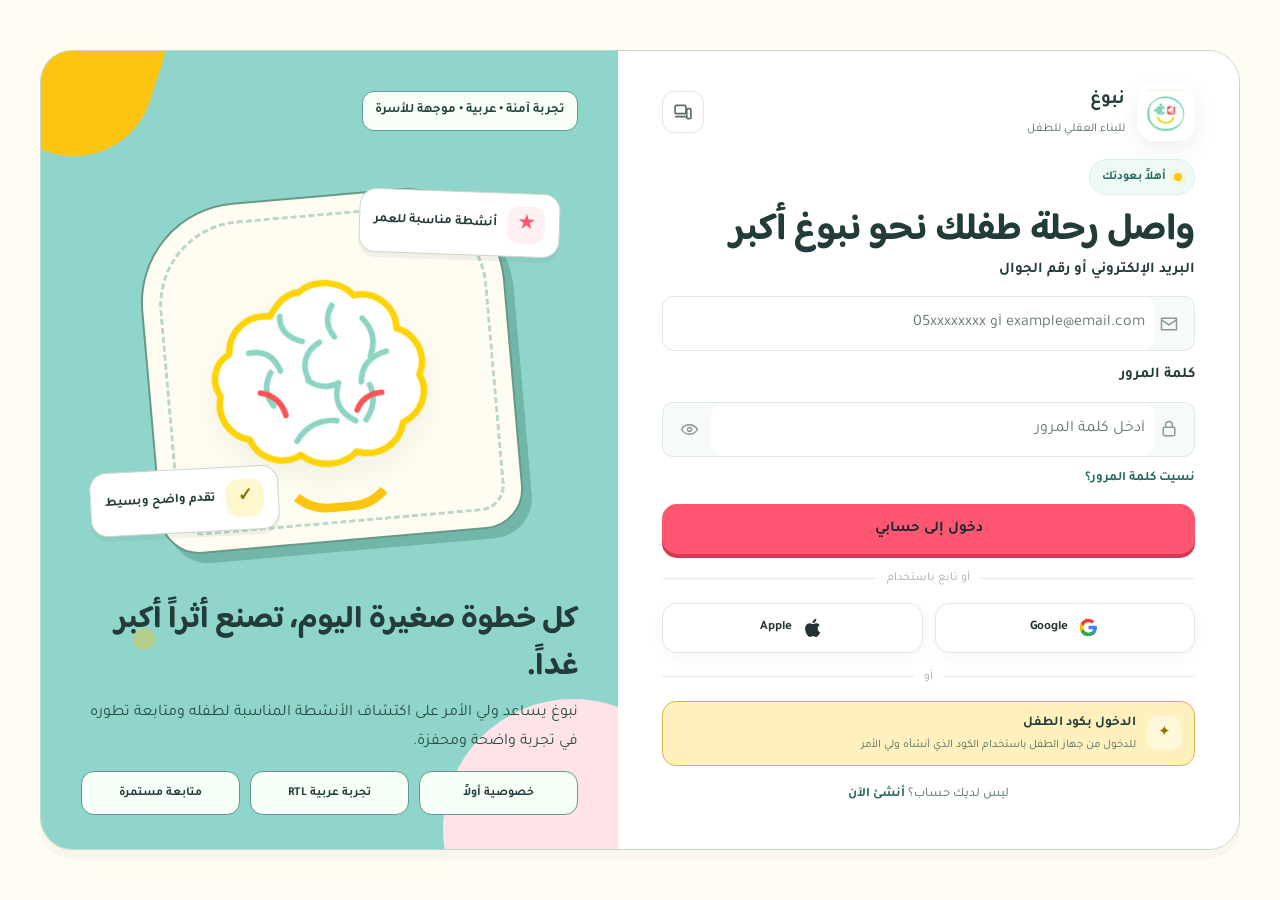
<file: نبوغ-تسجيل-انشاء-حساب-.html>
<!doctype html>
<html lang="ar" dir="rtl">
<head>
  <meta charset="utf-8" />
  <meta name="viewport" content="width=device-width,initial-scale=1" />
  <title>نبوغ | تسجيل الدخول وإنشاء الحساب</title>
  <link rel="preconnect" href="https://fonts.googleapis.com">
  <link rel="preconnect" href="https://fonts.gstatic.com" crossorigin>
  <link rel="stylesheet" href="https://fonts.googleapis.com/css2?family=El+Messiri:wght@500;600;700&family=Almarai:wght@300;400;700&display=swap">
  <style>
    :root{
      --mint:#8CD4C4;
      --mint-deep:#2E9A85;
      --mint-ink:#1F7A69;
      --coral:#FC5454;
      --pink:#F9CAC8;
      --yellow:#FCD405;
      --gray:#A6A6A6;
      --light-gray:#D9D9D9;
      --ink:#16211F;
      --muted:#54635F;
      --paper:#FFFFFF;
      --bg:#EFF5F3;
      --line:#E2ECE9;
      --shadow:0 24px 70px rgba(36,50,52,.10);
      --soft-shadow:0 12px 34px rgba(36,50,52,.08);
      --radius-xl:34px;
      --radius-lg:24px;
      --radius-md:16px;
    }

    *{box-sizing:border-box}
    html,body{height:100%}
    body{
      margin:0;
      color:var(--ink);
      background:
        radial-gradient(circle at 12% 12%, rgba(252,212,5,.12), transparent 22%),
        radial-gradient(circle at 88% 88%, rgba(140,212,196,.18), transparent 26%),
        var(--bg);
      font-family:"Almarai","Dubai",Tahoma,Arial,sans-serif;
      font-size:14px;
      line-height:1.7;
      -webkit-font-smoothing:antialiased;
    }

    button,input,select{font:inherit}
    button{cursor:pointer}
    a{color:inherit;text-decoration:none}

    .page{
      min-height:100%;
      padding:16px;
      display:grid;
      place-items:center;
    }

    .auth-shell{
      width:min(1180px,100%);
      min-height:680px;
      display:grid;
      grid-template-columns:minmax(0,1.05fr) minmax(420px,.95fr);
      background:rgba(255,255,255,.9);
      border:1px solid rgba(140,212,196,.24);
      border-radius:var(--radius-xl);
      box-shadow:var(--shadow);
      overflow:hidden;
      position:relative;
      backdrop-filter:blur(18px);
    }

    .form-panel{
      padding:28px 34px 26px;
      display:flex;
      flex-direction:column;
      background:rgba(255,255,255,.96);
      position:relative;
      z-index:2;
    }

    .topbar{
      display:flex;
      align-items:center;
      justify-content:space-between;
      gap:20px;
      min-height:48px;
      margin-bottom:18px;
    }

    .brand{
      display:flex;
      align-items:center;
      gap:12px;
    }

    .brand img{
      width:58px;
      height:58px;
      object-fit:contain;
      border-radius:18px;
      background:#fff;
      box-shadow:0 8px 24px rgba(36,50,52,.08);
      padding:5px;
    }

    .brand-copy strong{
      display:block;
      font-size:19px;
      font-weight:700;
      letter-spacing:.1px;
    }
    .brand-copy span{
      color:var(--muted);
      font-size:12px;
      display:block;
      margin-top:2px;
    }

    .back-link{
      color:var(--mint-ink);
      font-size:14px;
      font-weight:700;
      display:flex;
      align-items:center;
      gap:7px;
      padding:10px 13px;
      border-radius:12px;
      transition:.2s ease;
    }
    .back-link:hover{background:#F1FAF8}

    .auth-content{width:min(560px,100%);margin:0 auto;}

    .eyebrow{
      display:inline-flex;
      align-items:center;
      gap:8px;
      color:var(--mint-ink);
      background:#EFFAF7;
      border:1px solid #D6F1EB;
      padding:7px 12px;
      border-radius:999px;
      font-size:12px;
      font-weight:600;
      margin-bottom:10px;
    }

    .eyebrow i{
      width:8px;height:8px;border-radius:50%;background:var(--yellow);
      box-shadow:0 0 0 4px rgba(252,212,5,.14);
    }

    h1{
      margin:0;
      font-family:"29LT Massira","Dubai",Tahoma,sans-serif;
      font-size:clamp(27px,2.6vw,36px);
      line-height:1.2;
      letter-spacing:-.7px;
    }

    .lead{
      margin:8px 0 18px;
      color:var(--muted);
      font-size:14px;
      line-height:1.75;
      max-width:520px;
    }

    .segmented{
      display:grid;
      grid-template-columns:1fr 1fr;
      gap:6px;
      padding:6px;
      background:#F3F7F6;
      border:1px solid #E5EFEC;
      border-radius:16px;
      margin-bottom:18px;
    }

    .segmented button{
      border:0;
      background:transparent;
      color:#677475;
      padding:10px 14px;
      border-radius:11px;
      font-weight:600;
      font-size:13px;
      transition:.2s ease;
    }
    .segmented button.active{
      background:#fff;
      color:var(--mint-ink);
      box-shadow:0 6px 18px rgba(36,50,52,.07);
    }

    .view{display:none;animation:fade .24s ease}
    .view.active{display:block}
    @keyframes fade{from{opacity:0;transform:translateY(6px)}to{opacity:1;transform:none}}

    .form-grid{display:grid;grid-template-columns:1fr 1fr;gap:14px}
    .field{display:flex;flex-direction:column;gap:7px;margin-bottom:11px;position:relative}
    .field.full{grid-column:1/-1}
    .field label{font-size:13px;font-weight:600;color:#465354}

    .control{
      position:relative;
      display:flex;
      align-items:center;
      border:1.5px solid #DFE9E7;
      border-radius:11px;
      background:#F6FAF9;
      min-height:46px;
      transition:.2s ease;
      overflow:hidden;
    }
    .control:focus-within{
      border-color:var(--mint-deep);
      box-shadow:0 0 0 4px rgba(140,212,196,.16);
    }
    .control svg{width:20px;height:20px;margin-inline:15px 4px;color:#8A9998;flex:0 0 auto}
    .control input,.control select{
      flex:1;
      width:100%;
      border:0;
      outline:0;
      background:transparent;
      padding:13px 10px 13px 14px;
      color:var(--ink);
      min-height:44px;
      font-size:14px;
    }
    .control input::placeholder{color:#A7B2B1}
    .control select{appearance:none;background-image:linear-gradient(45deg,transparent 50%,#899594 50%),linear-gradient(135deg,#899594 50%,transparent 50%);background-position:18px calc(50% - 2px),13px calc(50% - 2px);background-size:5px 5px,5px 5px;background-repeat:no-repeat;padding-left:32px}

    .password-toggle{
      border:0;background:transparent;color:#849291;
      width:44px;height:44px;border-radius:10px;margin-left:4px;
      display:grid;place-items:center;
    }
    .password-toggle:hover{background:#F3F8F7}
    .password-toggle svg{margin:0;width:19px;height:19px}

    .row-between{display:flex;align-items:center;justify-content:space-between;gap:18px;margin:2px 0 14px;font-size:13px}
    .check{display:flex;align-items:flex-start;gap:9px;color:#667273;line-height:1.65;font-size:13px}
    .check input{width:18px;height:18px;margin-top:2px;accent-color:var(--mint-deep)}
    .text-link{color:var(--mint-ink);font-weight:600}
    .text-link:hover{text-decoration:underline}

    .btn-primary{
      width:100%;
      border:0;
      color:#fff;
      background:var(--mint-deep);
      min-height:50px;
      border-radius:15px;
      font-weight:700;
      font-size:14px;
      box-shadow:0 12px 24px rgba(86,187,167,.20);
      transition:.2s ease;
      position:relative;
      overflow:hidden;
    }
    .btn-primary:hover{transform:translateY(-1px);box-shadow:0 16px 30px rgba(86,187,167,.25)}
    .btn-primary:active{transform:none}

    .btn-secondary{
      min-height:50px;border-radius:14px;border:1.5px solid #DAE8E5;background:#fff;color:#485657;font-weight:800;padding:0 18px;
    }

    .row-end{justify-content:flex-start}

    .social-login{
      display:grid;
      grid-template-columns:1fr 1fr;
      gap:12px;
    }
    .social-btn{
      min-height:48px;
      border-radius:15px;
      border:1.5px solid #DFE9E7;
      background:#fff;
      color:#263334;
      display:flex;
      align-items:center;
      justify-content:center;
      gap:10px;
      font-weight:700;
      transition:.2s ease;
      box-shadow:0 5px 15px rgba(36,50,52,.035);
    }
    .social-btn:hover{
      transform:translateY(-1px);
      border-color:#C9DBD7;
      box-shadow:0 10px 24px rgba(36,50,52,.08);
    }
    .social-btn svg{width:21px;height:21px;flex:0 0 auto}
    .social-btn span{white-space:nowrap;font-size:13px}
    .apple-icon{width:22px!important;height:22px!important}


    .child-code-btn{
      width:100%; border:1.5px solid #DCE8E5; background:#F7FBFA; border-radius:11px;
      min-height:56px; padding:10px 13px; display:flex; align-items:center; gap:11px; text-align:right;
      color:var(--ink); transition:.18s ease;
    }
    .child-code-btn:hover{background:#F0F8F6;border-color:#C9DDD8;transform:translateY(-1px)}
    .child-code-icon{width:34px;height:34px;border-radius:10px;background:#FFF8DB;color:#8A7600;display:grid;place-items:center;flex:0 0 auto;font-size:15px}
    .child-code-btn strong{display:block;font-size:13.5px;font-weight:700}
    .child-code-btn small{display:block;margin-top:2px;color:var(--muted);font-size:11.5px;font-weight:400;line-height:1.55}
    .child-code-content{display:none;margin-top:4px;animation:fade .22s ease}
    .child-code-content.active{display:block}
    .child-back{border:0;background:transparent;color:var(--mint-ink);padding:0;margin:0 0 14px;font-size:12.5px;font-weight:700}
    .child-title{font-size:25px!important}
    .child-help{color:var(--muted);font-size:13px;line-height:1.75;margin:5px 0 16px}
    .child-code-control input{direction:ltr;text-align:center;letter-spacing:.16em;font-weight:700}
    .auth-footer{text-align:center;margin:18px 0 0;color:var(--muted);font-size:13px;font-weight:400}
    .auth-footer a{color:var(--mint-ink);font-weight:700}
    .signup-footer{margin-top:16px}
    .login-parent-content.hidden{display:none}

    .divider{display:flex;align-items:center;gap:10px;color:#A2ACAB;font-size:12px;margin:14px 0}
    .divider:before,.divider:after{content:"";height:1px;background:#E7EEEE;flex:1}

    .hint-card{
      display:flex;align-items:flex-start;gap:11px;
      background:#FFF9DB;
      border:1px solid #F7E89D;
      border-radius:15px;
      padding:13px 14px;
      color:#6F6114;
      font-size:13px;
      line-height:1.7;
      margin-top:18px;
    }
    .hint-card svg{width:20px;height:20px;flex:0 0 auto;margin-top:1px}

    .progress-wrap{margin:0 0 14px}
    .progress-head{display:flex;justify-content:space-between;align-items:center;font-size:12px;color:#72807F;margin-bottom:8px}
    .progress-head strong{color:var(--mint-ink)}
    .progress{height:7px;border-radius:999px;background:#EAF1EF;overflow:hidden}
    .progress span{display:block;height:100%;width:50%;background:linear-gradient(90deg,var(--mint-deep),var(--yellow));border-radius:999px;transition:.25s ease}
    .signup-step{display:none}
    .signup-step.active{display:block;animation:fade .24s ease}
    .signup-actions{display:grid;grid-template-columns:1fr auto;gap:10px;margin-top:2px}
    .signup-actions.single{grid-template-columns:1fr}

    .terms-box{
      background:#F8FBFA;border:1px solid #E4EEEC;border-radius:16px;padding:14px 14px 8px;margin-bottom:16px
    }

    .visual-panel{
      position:relative;
      overflow:hidden;
      background:
        linear-gradient(160deg,rgba(140,212,196,.97),rgba(119,203,185,.96));
      padding:30px 28px;
      display:flex;
      flex-direction:column;
      justify-content:space-between;
      isolation:isolate;
    }

    .visual-panel:before,.visual-panel:after{
      content:"";position:absolute;border-radius:50%;z-index:-1;filter:blur(.2px)
    }
    .visual-panel:before{width:330px;height:330px;background:rgba(252,212,5,.18);top:-120px;left:-100px}
    .visual-panel:after{width:420px;height:420px;background:rgba(255,255,255,.12);bottom:-190px;right:-130px}

    .orb{position:absolute;border-radius:50%;z-index:-1}
    .orb.one{width:34px;height:34px;background:var(--coral);top:19%;right:12%;box-shadow:0 0 0 12px rgba(252,84,84,.08)}
    .orb.two{width:22px;height:22px;background:var(--yellow);bottom:25%;left:16%;}
    .orb.three{width:16px;height:16px;background:#fff;bottom:14%;right:18%;opacity:.9}

    .visual-top{display:flex;align-items:center;justify-content:space-between;gap:16px;color:#17493F}
    .visual-badge{background:rgba(255,255,255,.62);border:1px solid rgba(255,255,255,.7);padding:8px 12px;border-radius:999px;font-size:13px;font-weight:800;backdrop-filter:blur(8px)}

    .illustration{
      width:min(480px,100%);
      margin:12px auto 4px;
      position:relative;
      aspect-ratio:1.08/1;
      display:grid;
      place-items:center;
    }

    .brain-card{
      width:76%;height:78%;border-radius:42% 42% 46% 46% / 42% 42% 54% 54%;
      background:rgba(255,255,255,.92);
      box-shadow:0 26px 55px rgba(33,105,91,.18);
      display:grid;place-items:center;
      position:relative;
      transform:rotate(-2deg);
    }
    .brain-card:before{
      content:"";position:absolute;inset:16px;border:3px dashed rgba(140,212,196,.45);border-radius:inherit
    }

    .brain-svg{width:72%;height:72%;filter:drop-shadow(0 12px 15px rgba(0,0,0,.05))}
    .smile-line{position:absolute;bottom:8%;width:34%;height:50px;border:9px solid var(--yellow);border-top:0;border-left-color:transparent;border-right-color:transparent;border-radius:0 0 120px 120px;left:33%}

    .float-card{
      position:absolute;
      background:#fff;
      border-radius:18px;
      box-shadow:var(--soft-shadow);
      padding:12px 14px;
      display:flex;align-items:center;gap:10px;
      min-width:150px;
      color:#435050;
      font-weight:800;
      font-size:13px;
    }
    .float-card i{width:38px;height:38px;border-radius:13px;display:grid;place-items:center;font-style:normal;font-size:18px}
    .float-card.a{top:10%;right:2%;transform:rotate(2deg)}
    .float-card.a i{background:#FFF1F1;color:var(--coral)}
    .float-card.b{bottom:13%;left:0;transform:rotate(-3deg)}
    .float-card.b i{background:#FFF8CF;color:#8C7800}

    .visual-copy{color:#164C40;max-width:500px}
    .visual-copy h2{font-family:"29LT Massira","Dubai",Tahoma,sans-serif;font-size:27px;line-height:1.35;margin:0 0 8px}
    .visual-copy p{margin:0;line-height:1.8;font-size:14px;color:#2F665B}
    .visual-points{display:grid;grid-template-columns:repeat(3,1fr);gap:10px;margin-top:14px}
    .visual-points div{background:rgba(255,255,255,.55);border:1px solid rgba(255,255,255,.58);border-radius:15px;padding:11px;text-align:center;font-size:12px;font-weight:800;color:#25594F}

    .error{color:#C63B3B;font-size:12px;display:none;margin-top:-3px}
    .field.invalid .control{border-color:#F4A1A1;box-shadow:0 0 0 4px rgba(252,84,84,.08)}
    .field.invalid .error{display:block}

    .success{
      display:none;text-align:center;padding:34px 6px 20px
    }
    .success.active{display:block;animation:fade .3s ease}
    .success-icon{width:88px;height:88px;border-radius:28px;background:#E9F9F5;margin:0 auto 18px;display:grid;place-items:center;color:var(--mint-ink);box-shadow:0 12px 30px rgba(86,187,167,.14)}
    .success h3{font-size:26px;margin:0 0 8px}
    .success p{color:var(--muted);line-height:1.8;margin:0 0 22px}

    @media (max-width:980px){
      .auth-shell{grid-template-columns:1fr;max-width:720px;min-height:auto}
      .visual-panel{order:-1;min-height:250px;padding:22px 24px}
      .illustration{position:absolute;width:260px;height:245px;left:18px;top:24px;opacity:.98;margin:0}
      .visual-copy{width:58%;position:relative;z-index:2;margin-top:80px}
      .visual-copy h2{font-size:26px}
      .visual-points{display:none}
      .float-card{display:none}
      .form-panel{padding:24px}
    }

    @media (max-width:650px){
      .page{padding:0;background:#fff;display:block}
      .auth-shell{border-radius:0;border:0;box-shadow:none;min-height:auto}
      .visual-panel{min-height:170px;padding:16px 18px}
      .illustration{width:150px;height:145px;left:-8px;top:10px}
      .visual-copy{width:78%;margin-top:34px}
      .visual-copy h2{font-size:20px}
      .visual-copy p{font-size:13px;line-height:1.7}
      .visual-top{font-size:12px}
      .form-panel{padding:18px 16px 20px}
      .topbar{margin-bottom:14px}
      .brand img{width:50px;height:50px}
      .brand-copy span{display:none}
      .back-link{font-size:13px;padding:8px}
      h1{font-size:25px}
      .lead{font-size:14px;margin-bottom:14px}
      .form-grid{grid-template-columns:1fr;gap:0}
      .field.full{grid-column:auto}
      .signup-actions{grid-template-columns:1fr}
      .social-login{grid-template-columns:1fr 1fr;gap:10px}
      .row-between{align-items:flex-start;flex-direction:column;gap:10px}
    }

    /* ═══════ MOBILE: hide the visual/illustration panel — show only the form ═══════ */
    @media (max-width:650px){
      .visual-panel{display:none !important;}
      .page{padding:0;background:var(--bg);display:block;}
      .auth-shell{
        grid-template-columns:1fr;
        min-height:100vh;
        border-radius:0;border:0;box-shadow:none;backdrop-filter:none;
        background:#fff;
      }
      .form-panel{
        padding:20px 18px 32px;
        min-height:100vh;
        justify-content:flex-start;
      }
      .auth-content{width:100%;max-width:520px;}
    }
    /* Extra small phones */
    @media (max-width:380px){
      .form-panel{padding:18px 14px 28px;}
      .social-login{grid-template-columns:1fr;}
    }

    /* ═══════ Device-size preview toggle ═══════ */
    .device-toggle{
      display:grid;place-items:center;width:42px;height:42px;border-radius:12px;
      border:1.5px solid #DFE9E7;background:#fff;color:#5B6B69;transition:.18s ease;flex:0 0 auto;
    }
    .device-toggle:hover{color:var(--mint-deep);border-color:var(--mint);background:#F5FBF9;}
    .device-toggle.active{color:var(--mint-deep);border-color:var(--mint);background:#EFFAF7;}
    .device-toggle svg{width:20px;height:20px;}

    #preview-stage{
      position:fixed;inset:0;z-index:1000;display:none;
      background:radial-gradient(120% 90% at 50% -10%, #16302a 0%, #0c1a17 60%, #0a1512 100%);
    }
    #preview-stage.open{display:flex;flex-direction:column;}
    .preview-bar{
      display:flex;align-items:center;gap:10px;flex-wrap:wrap;
      padding:12px 16px;background:rgba(10,22,19,.72);
      -webkit-backdrop-filter:blur(8px);backdrop-filter:blur(8px);border-bottom:1px solid #24463d;
    }
    .preview-bar .pv-title{color:#d7f2eb;font-weight:700;font-size:13.5px;margin-inline-end:auto;display:flex;align-items:center;gap:9px;}
    .preview-bar .pv-title svg{width:18px;height:18px;}
    .pv-seg{display:inline-flex;background:#0c1a17;border:1px solid #294a41;border-radius:13px;padding:4px;gap:4px;}
    .pv-seg button{
      display:inline-flex;align-items:center;gap:7px;padding:8px 15px;border-radius:9px;
      border:none;background:transparent;color:#9fc4ba;font-weight:700;font-size:12.5px;cursor:pointer;transition:background .15s,color .15s;
    }
    .pv-seg button svg{width:16px;height:16px;}
    .pv-seg button:hover{color:#e3f5f0;}
    .pv-seg button.active{background:var(--mint-deep);color:#fff;}
    .pv-close{
      display:inline-flex;align-items:center;gap:8px;padding:8px 15px;border-radius:11px;
      border:1px solid #3a5a51;background:transparent;color:#d7f2eb;font-weight:700;font-size:12.5px;cursor:pointer;transition:background .15s,border-color .15s;
    }
    .pv-close:hover{background:#12241f;border-color:#4f7268;}
    .pv-close svg{width:15px;height:15px;}

    .preview-scroll{flex:1;overflow:auto;display:flex;align-items:flex-start;justify-content:center;padding:28px 18px 40px;}
    .device-wrap{flex:none;display:flex;flex-direction:column;align-items:center;}
    .device-frame{
      background:#0a0a0a;border-radius:40px;padding:13px;
      box-shadow:0 32px 90px rgba(0,0,0,.55), inset 0 0 0 2px #2b2b2b;
      flex:none;position:relative;
      transition:width .3s cubic-bezier(.2,.8,.2,1), height .3s cubic-bezier(.2,.8,.2,1), border-radius .3s ease;
    }
    .device-frame .device-screen{width:100%;height:100%;border-radius:28px;overflow:hidden;background:#fff;position:relative;}
    .device-frame iframe{width:100%;height:100%;border:0;display:block;background:#fff;}
    .device-frame .device-notch{
      position:absolute;top:13px;left:50%;transform:translateX(-50%);
      width:132px;height:22px;background:#0a0a0a;border-radius:0 0 15px 15px;z-index:3;
    }
    .device-label{color:#8fb3a9;font-size:12px;font-weight:700;margin-top:15px;letter-spacing:.02em;}

    .device-frame.mobile { width:390px;  height:748px; }
    .device-frame.tablet { width:834px;  height:720px; border-radius:30px; }
    .device-frame.tablet .device-screen{ border-radius:20px; }
    .device-frame.desktop{ width:1280px; height:720px; border-radius:16px; padding:10px 10px 34px; }
    .device-frame.desktop .device-notch{ display:none; }
    .device-frame.desktop .device-screen{ border-radius:9px; }
    .device-frame.desktop::after{
      content:"";position:absolute;left:50%;bottom:9px;transform:translateX(-50%);
      width:70px;height:6px;border-radius:6px;background:#2b2b2b;
    }
    @media(max-width:1360px){ .device-frame.desktop{ width:min(1280px, calc(100vw - 48px)); } }
    @media(max-width:900px){ .device-frame.tablet{ width:calc(100vw - 40px); } .device-frame.desktop{ width:calc(100vw - 40px); } }
    @media(max-width:430px){ .device-frame.mobile{ width:calc(100vw - 40px); } }

    html[data-preview-frame] #preview-stage,
    html[data-preview-frame] .device-toggle{ display:none !important; }
  </style>
</head>
<body class="ui-auth">
<div class="page">
  <main class="auth-shell" aria-label="صفحات المصادقة لمنصة نبوغ">
    <section class="form-panel">
      <div class="topbar">
        <div class="brand">
          <img src="[data-uri]" alt="شعار نبوغ" />
          <div class="brand-copy">
            <strong>نبوغ</strong>
            <span>للبناء العقلي للطفل</span>
          </div>
        </div>
        <button class="device-toggle" type="button" onclick="openPreview()" aria-label="معاينة على أحجام الشاشات" title="معاينة على أحجام الشاشات (جوال / لوحي / سطح مكتب)">
          <svg viewBox="0 0 24 24" fill="none" stroke="currentColor" stroke-width="2"><rect x="2.5" y="4" width="13" height="10" rx="1.6"/><path d="M2.5 17.5h13"/><rect x="16.5" y="8" width="5" height="12" rx="1.4"/></svg>
        </button>
      </div>

      <div class="auth-content">

        <section id="loginView" class="view active">
          <div class="eyebrow"><i></i> أهلاً بعودتك</div>
          <h1>واصل رحلة طفلك نحو نبوغ أكبر</h1>
          <div id="loginParentContent" class="login-parent-content">
          <form id="loginForm" novalidate>
            <div class="field" data-required>
              <label for="loginId">البريد الإلكتروني أو رقم الجوال</label>
              <div class="control">
                <svg viewBox="0 0 24 24" fill="none" stroke="currentColor" stroke-width="1.8"><path d="M4 4h16v16H4z" opacity="0"/><path d="M3 5h18v14H3z"/><path d="m3 7 9 6 9-6"/></svg>
                <input id="loginId" name="loginId" autocomplete="username" placeholder="example@email.com أو 05xxxxxxxx" />
              </div>
              <span class="error">يرجى إدخال البريد الإلكتروني أو رقم الجوال.</span>
            </div>

            <div class="field" data-required>
              <label for="loginPassword">كلمة المرور</label>
              <div class="control">
                <svg viewBox="0 0 24 24" fill="none" stroke="currentColor" stroke-width="1.8"><rect x="5" y="10" width="14" height="10" rx="2"/><path d="M8 10V7a4 4 0 0 1 8 0v3"/></svg>
                <input id="loginPassword" type="password" autocomplete="current-password" placeholder="أدخل كلمة المرور" />
                <button class="password-toggle" type="button" aria-label="إظهار كلمة المرور" data-target="loginPassword">
                  <svg viewBox="0 0 24 24" fill="none" stroke="currentColor" stroke-width="1.8"><path d="M2 12s3.5-6 10-6 10 6 10 6-3.5 6-10 6S2 12 2 12Z"/><circle cx="12" cy="12" r="2.5"/></svg>
                </button>
              </div>
              <span class="error">يرجى إدخال كلمة المرور.</span>
            </div>

            <div class="row-between row-end">
              <a class="text-link" href="#" onclick="return false;">نسيت كلمة المرور؟</a>
            </div>

            <button class="btn-primary" type="submit">دخول إلى حسابي</button>
          </form>

          <div class="divider">أو تابع باستخدام</div>
          <div class="social-login" aria-label="خيارات تسجيل الدخول الاجتماعي">
            <button class="social-btn" type="button" aria-label="تسجيل الدخول باستخدام Google">
              <svg class="google-icon" viewBox="0 0 24 24" aria-hidden="true">
                <path fill="#4285F4" d="M21.6 12.23c0-.74-.07-1.45-.19-2.14H12v4.05h5.38a4.6 4.6 0 0 1-2 3.02v2.63h3.24c1.9-1.75 2.98-4.33 2.98-7.56Z"/>
                <path fill="#34A853" d="M12 22c2.7 0 4.97-.9 6.62-2.43l-3.24-2.63c-.9.6-2.05.96-3.38.96-2.61 0-4.82-1.76-5.61-4.13H3.04v2.7A10 10 0 0 0 12 22Z"/>
                <path fill="#FBBC05" d="M6.39 13.77A6.01 6.01 0 0 1 6.08 12c0-.62.11-1.22.31-1.77v-2.7H3.04A10 10 0 0 0 2 12c0 1.61.39 3.13 1.04 4.47l3.35-2.7Z"/>
                <path fill="#EA4335" d="M12 6.1c1.47 0 2.79.5 3.83 1.5l2.87-2.87C16.97 3.12 14.7 2 12 2a10 10 0 0 0-8.96 5.53l3.35 2.7C7.18 7.86 9.39 6.1 12 6.1Z"/>
              </svg>
              <span>Google</span>
            </button>
            <button class="social-btn" type="button" aria-label="تسجيل الدخول باستخدام Apple">
              <svg class="apple-icon" viewBox="0 0 24 24" aria-hidden="true" fill="currentColor">
                <path d="M17.05 12.54c.03 3.06 2.68 4.08 2.71 4.09-.02.08-.42 1.43-1.39 2.82-.84 1.2-1.71 2.4-3.08 2.43-1.35.03-1.78-.8-3.32-.8-1.54 0-2.02.77-3.29.83-1.32.05-2.33-1.32-3.17-2.52-1.72-2.48-3.03-7.01-1.27-10.07a4.94 4.94 0 0 1 4.19-2.54c1.3-.03 2.54.88 3.33.88.79 0 2.28-1.09 3.84-.93.65.03 2.49.26 3.67 1.99-.09.06-2.19 1.28-2.16 3.82Zm-2.47-7.45c.7-.85 1.18-2.03 1.05-3.21-1.02.04-2.25.68-2.98 1.53-.65.75-1.22 1.95-1.07 3.1 1.13.09 2.29-.58 3-1.42Z"/>
              </svg>
              <span>Apple</span>
            </button>
          </div>

          <div class="divider">أو</div>
          <button class="child-code-btn" type="button" onclick="showChildCode()">
            <span class="child-code-icon">✦</span>
            <span><strong>الدخول بكود الطفل</strong><small>للدخول من جهاز الطفل باستخدام الكود الذي أنشأه ولي الأمر</small></span>
          </button>
          </div>

          <div id="childCodeContent" class="child-code-content">
            <button class="child-back" type="button" onclick="hideChildCode()">رجوع إلى تسجيل دخول ولي الأمر</button>
            <div class="eyebrow"><i></i> دخول الطفل</div>
            <h1 class="child-title">أدخل كود الطفل</h1>
            <p class="child-help">استخدم كود الوصول الذي تم إنشاؤه للطفل من حساب ولي الأمر.</p>
            <div class="field" data-required>
              <label for="childCode">كود وصول الطفل</label>
              <div class="control child-code-control">
                <svg viewBox="0 0 24 24" fill="none" stroke="currentColor" stroke-width="1.8"><circle cx="12" cy="7" r="3"/><path d="M6 20c.7-3.8 2.8-5.8 6-5.8s5.3 2 6 5.8"/></svg>
                <input id="childCode" maxlength="12" autocomplete="off" placeholder="مثال: NBG-2024" />
              </div>
            </div>
            <button class="btn-primary" type="button">الدخول إلى حساب الطفل</button>
          </div>

          <p class="auth-footer">ليس لديك حساب؟ <a href="#" onclick="switchView('signup');return false;">أنشئ الآن</a></p>
        </section>

        <section id="signupView" class="view">
          <div class="eyebrow"><i></i> حساب ولي أمر جديد</div>
          <h1>ابدأ رحلة نبوغ لطفلك</h1>
          <p class="lead">أنشئ حسابك بخطوات قصيرة، ثم أضف طفلك مباشرة لتظهر لك الأنشطة المناسبة لفئته العمرية.</p>

          <div class="progress-wrap">
            <div class="progress-head"><span id="progressText">الخطوة 1 من 2</span><strong id="progressLabel">البيانات الأساسية</strong></div>
            <div class="progress"><span id="progressBar"></span></div>
          </div>

          <form id="signupForm" novalidate>
            <div id="step1" class="signup-step active">
              <div class="form-grid">
                <div class="field full" data-required>
                  <label for="fullName">الاسم الكامل</label>
                  <div class="control">
                    <svg viewBox="0 0 24 24" fill="none" stroke="currentColor" stroke-width="1.8"><circle cx="12" cy="8" r="4"/><path d="M4 20c1.4-4 4.1-6 8-6s6.6 2 8 6"/></svg>
                    <input id="fullName" placeholder="مثال: سارة أحمد" autocomplete="name" />
                  </div>
                  <span class="error">يرجى إدخال الاسم الكامل.</span>
                </div>
                <div class="field" data-required>
                  <label for="email">البريد الإلكتروني</label>
                  <div class="control">
                    <svg viewBox="0 0 24 24" fill="none" stroke="currentColor" stroke-width="1.8"><path d="M3 5h18v14H3z"/><path d="m3 7 9 6 9-6"/></svg>
                    <input id="email" type="email" placeholder="name@email.com" autocomplete="email" />
                  </div>
                  <span class="error">يرجى إدخال بريد إلكتروني صحيح.</span>
                </div>
                <div class="field" data-required>
                  <label for="mobile">رقم الجوال</label>
                  <div class="control">
                    <svg viewBox="0 0 24 24" fill="none" stroke="currentColor" stroke-width="1.8"><rect x="7" y="2" width="10" height="20" rx="2"/><path d="M10 5h4"/><path d="M11 18h2"/></svg>
                    <input id="mobile" inputmode="tel" placeholder="05xxxxxxxx" autocomplete="tel" />
                  </div>
                  <span class="error">يرجى إدخال رقم الجوال.</span>
                </div>
                <div class="field" data-required>
                  <label for="password">كلمة المرور</label>
                  <div class="control">
                    <svg viewBox="0 0 24 24" fill="none" stroke="currentColor" stroke-width="1.8"><rect x="5" y="10" width="14" height="10" rx="2"/><path d="M8 10V7a4 4 0 0 1 8 0v3"/></svg>
                    <input id="password" type="password" placeholder="8 أحرف على الأقل" autocomplete="new-password" />
                    <button class="password-toggle" type="button" aria-label="إظهار كلمة المرور" data-target="password">
                      <svg viewBox="0 0 24 24" fill="none" stroke="currentColor" stroke-width="1.8"><path d="M2 12s3.5-6 10-6 10 6 10 6-3.5 6-10 6S2 12 2 12Z"/><circle cx="12" cy="12" r="2.5"/></svg>
                    </button>
                  </div>
                  <span class="error">يجب ألا تقل كلمة المرور عن 8 أحرف.</span>
                </div>
                <div class="field" data-required>
                  <label for="confirmPassword">تأكيد كلمة المرور</label>
                  <div class="control">
                    <svg viewBox="0 0 24 24" fill="none" stroke="currentColor" stroke-width="1.8"><path d="m9 12 2 2 4-4"/><rect x="5" y="4" width="14" height="16" rx="3"/></svg>
                    <input id="confirmPassword" type="password" placeholder="أعد إدخال كلمة المرور" autocomplete="new-password" />
                    <button class="password-toggle" type="button" aria-label="إظهار كلمة المرور" data-target="confirmPassword">
                      <svg viewBox="0 0 24 24" fill="none" stroke="currentColor" stroke-width="1.8"><path d="M2 12s3.5-6 10-6 10 6 10 6-3.5 6-10 6S2 12 2 12Z"/><circle cx="12" cy="12" r="2.5"/></svg>
                    </button>
                  </div>
                  <span class="error">كلمتا المرور غير متطابقتين.</span>
                </div>
              </div>
              <div class="signup-actions single"><button id="nextBtn" class="btn-primary" type="button">التالي: معلومات إضافية</button></div>
            </div>

            <div id="step2" class="signup-step">
              <div class="form-grid">
                <div class="field" data-required>
                  <label for="education">المستوى التعليمي</label>
                  <div class="control">
                    <svg viewBox="0 0 24 24" fill="none" stroke="currentColor" stroke-width="1.8"><path d="m3 9 9-5 9 5-9 5-9-5Z"/><path d="M7 12v4c3 2 7 2 10 0v-4"/></svg>
                    <select id="education"><option value="">اختر المستوى</option><option>ثانوي أو أقل</option><option>دبلوم</option><option>بكالوريوس</option><option>دراسات عليا</option></select>
                  </div>
                  <span class="error">يرجى اختيار المستوى التعليمي.</span>
                </div>
                <div class="field" data-required>
                  <label for="age">العمر</label>
                  <div class="control">
                    <svg viewBox="0 0 24 24" fill="none" stroke="currentColor" stroke-width="1.8"><circle cx="12" cy="12" r="9"/><path d="M12 7v5l3 2"/></svg>
                    <input id="age" type="number" min="18" max="100" placeholder="مثال: 34" />
                  </div>
                  <span class="error">يرجى إدخال العمر.</span>
                </div>
                <div class="field" data-required>
                  <label for="country">الدولة</label>
                  <div class="control">
                    <svg viewBox="0 0 24 24" fill="none" stroke="currentColor" stroke-width="1.8"><circle cx="12" cy="12" r="9"/><path d="M3 12h18"/><path d="M12 3a15 15 0 0 1 0 18"/><path d="M12 3a15 15 0 0 0 0 18"/></svg>
                    <select id="country"><option value="">اختر الدولة</option><option>المملكة العربية السعودية</option><option>الإمارات العربية المتحدة</option><option>الكويت</option><option>البحرين</option><option>عُمان</option><option>قطر</option><option>أخرى</option></select>
                  </div>
                  <span class="error">يرجى اختيار الدولة.</span>
                </div>
                <div class="field" data-required>
                  <label for="city">المدينة</label>
                  <div class="control">
                    <svg viewBox="0 0 24 24" fill="none" stroke="currentColor" stroke-width="1.8"><path d="M12 21s6-5.2 6-11a6 6 0 1 0-12 0c0 5.8 6 11 6 11Z"/><circle cx="12" cy="10" r="2"/></svg>
                    <input id="city" placeholder="اكتب اسم المدينة" />
                  </div>
                  <span class="error">يرجى إدخال المدينة.</span>
                </div>
              </div>

              <div class="terms-box">
                <label class="check"><input id="privacyTerms" type="checkbox" /> أوافق على <a class="text-link" href="#" onclick="return false;">سياسة الخصوصية والشروط والأحكام</a>.</label>
                <div id="termsError" class="error" style="margin-top:8px">الموافقة على سياسة الخصوصية والشروط والأحكام مطلوبة لإنشاء الحساب.</div>
              </div>

              <div class="signup-actions">
                <button class="btn-primary" type="submit">إنشاء الحساب</button>
                <button id="backBtn" class="btn-secondary" type="button">السابق</button>
              </div>
            </div>
          </form>

          <p class="auth-footer signup-footer">لديك حساب بالفعل؟ <a href="#" onclick="switchView('login');return false;">سجّل الدخول</a></p>

          <div id="signupSuccess" class="success">
            <div class="success-icon">
              <svg width="42" height="42" viewBox="0 0 24 24" fill="none" stroke="currentColor" stroke-width="1.8"><circle cx="12" cy="12" r="9"/><path d="m8 12 2.5 2.5L16 9"/></svg>
            </div>
            <h3>تم إنشاء حسابك بنجاح</h3>
            <p>خطوتك التالية هي إضافة طفلك حتى نتمكن من عرض الأنشطة المناسبة لعمره.</p>
            <button class="btn-primary" type="button">الانتقال إلى إضافة طفل</button>
          </div>
        </section>
      </div>
    </section>

    <aside class="visual-panel" aria-hidden="true">
      <span class="orb one"></span><span class="orb two"></span><span class="orb three"></span>
      <div class="visual-top">
        <span class="visual-badge">تجربة آمنة • عربية • موجهة للأسرة</span>
      </div>

      <div class="illustration">
        <div class="brain-card">
          <svg class="brain-svg" viewBox="0 0 320 260" fill="none" xmlns="http://www.w3.org/2000/svg">
            <path d="M92 60c-29-5-52 14-54 42-19 9-26 32-15 51-8 25 7 50 31 56 8 24 38 37 61 24 18 18 50 19 69 2 27 10 54-5 60-31 24-9 36-35 25-57 12-22 1-50-23-59 2-27-22-49-49-45-15-20-48-25-68-9-12-1-25 8-37 26Z" fill="#fff" stroke="#FCD405" stroke-width="8" stroke-linecap="round" stroke-linejoin="round"/>
            <path d="M104 61c-2 16 8 28 25 33M62 103c19-2 31 6 37 25M87 170c-9-13-9-27 0-41M112 216c12-17 31-25 51-21M169 53c-9 13-9 26 0 39M205 72c12 14 14 30 6 47M231 115c-21 4-32 15-34 35M199 197c10-13 14-28 8-43M150 97c-19 9-25 27-17 45M132 143c11 9 24 11 37 6M169 149c-8 20-2 37 17 48" stroke="#8CD4C4" stroke-width="7" stroke-linecap="round"/>
            <path d="M72 153c15 3 26 14 29 30M221 165c-15 0-26 7-32 19" stroke="#FC5454" stroke-width="7" stroke-linecap="round"/>
          </svg>
          <div class="smile-line"></div>
        </div>
        <div class="float-card a"><i>★</i><span>أنشطة مناسبة للعمر</span></div>
        <div class="float-card b"><i>✓</i><span>تقدم واضح وبسيط</span></div>
      </div>

      <div class="visual-copy">
        <h2>كل خطوة صغيرة اليوم، تصنع أثراً أكبر غداً.</h2>
        <p>نبوغ يساعد ولي الأمر على اكتشاف الأنشطة المناسبة لطفله ومتابعة تطوره في تجربة واضحة ومحفزة.</p>
        <div class="visual-points">
          <div>خصوصية أولاً</div><div>تجربة عربية RTL</div><div>متابعة مستمرة</div>
        </div>
      </div>
    </aside>
  </main>
</div>

<!-- ═══════════════ DEVICE-SIZE PREVIEW STAGE ═══════════════ -->
<div id="preview-stage" role="dialog" aria-label="معاينة الاستجابة على أحجام الشاشات">
  <div class="preview-bar">
    <span class="pv-title">
      <svg viewBox="0 0 24 24" fill="none" stroke="currentColor" stroke-width="2"><rect x="2.5" y="4" width="13" height="10" rx="1.6"/><path d="M2.5 17.5h13"/><rect x="16.5" y="8" width="5" height="12" rx="1.4"/></svg>
      معاينة الاستجابة
    </span>
    <div class="pv-seg" role="tablist">
      <button type="button" data-size="mobile" onclick="setPreviewSize('mobile')">
        <svg viewBox="0 0 24 24" fill="none" stroke="currentColor" stroke-width="2"><rect x="6" y="2.5" width="12" height="19" rx="2.4"/><path d="M10.5 18.5h3"/></svg>
        جوال
      </button>
      <button type="button" data-size="tablet" onclick="setPreviewSize('tablet')">
        <svg viewBox="0 0 24 24" fill="none" stroke="currentColor" stroke-width="2"><rect x="3.5" y="2.5" width="17" height="19" rx="2.2"/><path d="M10.5 18.5h3"/></svg>
        لوحي
      </button>
      <button type="button" data-size="desktop" onclick="setPreviewSize('desktop')">
        <svg viewBox="0 0 24 24" fill="none" stroke="currentColor" stroke-width="2"><rect x="2.5" y="4" width="19" height="13" rx="1.8"/><path d="M8 21h8M12 17v4"/></svg>
        سطح المكتب
      </button>
    </div>
    <button type="button" class="pv-close" onclick="closePreview()">
      <svg viewBox="0 0 24 24" fill="none" stroke="currentColor" stroke-width="2.2"><path d="M6 6l12 12M18 6L6 18"/></svg>
      إغلاق المعاينة
    </button>
  </div>
  <div class="preview-scroll">
    <div class="device-wrap">
      <div class="device-frame mobile" id="device-frame">
        <div class="device-notch"></div>
        <div class="device-screen"><iframe id="preview-iframe" title="معاينة نبوغ" referrerpolicy="no-referrer"></iframe></div>
      </div>
      <div class="device-label" id="device-label">جوال · ⁦390 × 748⁩</div>
    </div>
  </div>
</div>

<script>
/* ═══════════════ Device-size preview ═══════════════ */
var IS_PREVIEW_FRAME = document.documentElement.hasAttribute('data-preview-frame');
var PREVIEW_SNAPSHOT = '<!doctype html>\n' + document.documentElement.outerHTML;
var previewLoaded = false;
var PV_LABELS = {
  mobile:'جوال · ⁦390 × 748⁩',
  tablet:'لوحي · ⁦834 × 720⁩',
  desktop:'سطح المكتب · ⁦1280 × 720⁩'
};
function openPreview(size){
  if(IS_PREVIEW_FRAME) return;
  var stage=document.getElementById('preview-stage');
  var frame=document.getElementById('preview-iframe');
  if(!stage||!frame) return;
  if(!previewLoaded){
    frame.srcdoc = PREVIEW_SNAPSHOT.replace(/<html/i, '<html data-preview-frame="1"');
    previewLoaded=true;
  }
  setPreviewSize(size||'mobile');
  stage.classList.add('open');
  document.querySelector('.device-toggle') && document.querySelector('.device-toggle').classList.add('active');
  document.body.style.overflow='hidden';
}
function closePreview(){
  var s=document.getElementById('preview-stage'); if(s) s.classList.remove('open');
  var t=document.querySelector('.device-toggle'); if(t) t.classList.remove('active');
  document.body.style.overflow='';
}
function setPreviewSize(size){
  var df=document.getElementById('device-frame');
  if(!df) return;
  df.classList.remove('mobile','tablet','desktop');
  df.classList.add(size);
  var lbl=document.getElementById('device-label');
  if(lbl) lbl.textContent = PV_LABELS[size]||'';
  document.querySelectorAll('.pv-seg button').forEach(function(b){
    b.classList.toggle('active', b.getAttribute('data-size')===size);
  });
}
document.addEventListener('keydown',function(e){
  if(e.key==='Escape' && document.getElementById('preview-stage') && document.getElementById('preview-stage').classList.contains('open')) closePreview();
});
</script>

<script>
  const loginView = document.getElementById('loginView');
  const signupView = document.getElementById('signupView');

  function switchView(view){
    const isLogin = view === 'login';
    loginView.classList.toggle('active',isLogin);
    signupView.classList.toggle('active',!isLogin);
    if(isLogin) hideChildCode();
    window.scrollTo({top:0,behavior:'smooth'});
  }


  function showChildCode(){
    document.getElementById('loginParentContent').classList.add('hidden');
    document.getElementById('childCodeContent').classList.add('active');
    const input=document.getElementById('childCode');
    if(input) setTimeout(()=>input.focus(),80);
  }
  function hideChildCode(){
    const parent=document.getElementById('loginParentContent');
    const child=document.getElementById('childCodeContent');
    if(parent) parent.classList.remove('hidden');
    if(child) child.classList.remove('active');
  }

  document.querySelectorAll('.password-toggle').forEach(btn=>{
    btn.addEventListener('click',()=>{
      const input=document.getElementById(btn.dataset.target);
      input.type=input.type==='password'?'text':'password';
      btn.setAttribute('aria-label',input.type==='password'?'إظهار كلمة المرور':'إخفاء كلمة المرور');
    });
  });

  function validateField(field){
    const input=field.querySelector('input,select');
    let ok=true;
    if(!input) return true;
    if(input.type==='email') ok=/^[^\s@]+@[^\s@]+\.[^\s@]+$/.test(input.value.trim());
    else if(input.id==='password') ok=input.value.length>=8;
    else if(input.id==='confirmPassword') ok=input.value.length>=8 && input.value===document.getElementById('password').value;
    else ok=String(input.value).trim()!=='';
    field.classList.toggle('invalid',!ok);
    return ok;
  }

  document.querySelectorAll('[data-required] input,[data-required] select').forEach(input=>{
    input.addEventListener('input',()=>validateField(input.closest('[data-required]')));
    input.addEventListener('change',()=>validateField(input.closest('[data-required]')));
  });

  document.getElementById('loginForm').addEventListener('submit',e=>{
    e.preventDefault();
    const fields=[...e.currentTarget.querySelectorAll('[data-required]')];
    const ok=fields.map(validateField).every(Boolean);
    if(ok) alert('نموذج تجريبي: سيتم هنا تنفيذ تسجيل الدخول وربطه بخدمة المصادقة.');
  });

  const step1=document.getElementById('step1');
  const step2=document.getElementById('step2');
  const progressBar=document.getElementById('progressBar');
  const progressText=document.getElementById('progressText');
  const progressLabel=document.getElementById('progressLabel');

  function goStep(n){
    step1.classList.toggle('active',n===1);
    step2.classList.toggle('active',n===2);
    progressBar.style.width=n===1?'50%':'100%';
    progressText.textContent=`الخطوة ${n} من 2`;
    progressLabel.textContent=n===1?'البيانات الأساسية':'معلومات إضافية وموافقات';
  }

  document.getElementById('nextBtn').addEventListener('click',()=>{
    const fields=[...step1.querySelectorAll('[data-required]')];
    const ok=fields.map(validateField).every(Boolean);
    if(ok) goStep(2);
  });
  document.getElementById('backBtn').addEventListener('click',()=>goStep(1));

  document.getElementById('signupForm').addEventListener('submit',e=>{
    e.preventDefault();
    const fields=[...step2.querySelectorAll('[data-required]')];
    const okFields=fields.map(validateField).every(Boolean);
    const privacyTerms=document.getElementById('privacyTerms').checked;
    document.getElementById('termsError').style.display=privacyTerms?'none':'block';
    if(okFields && privacyTerms){
      e.currentTarget.style.display='none';
      document.querySelector('.progress-wrap').style.display='none';
      document.getElementById('signupSuccess').classList.add('active');
    }
  });
</script>
<link rel="stylesheet" href="nobogh-redesign.css">
</body>
</html>
</file>
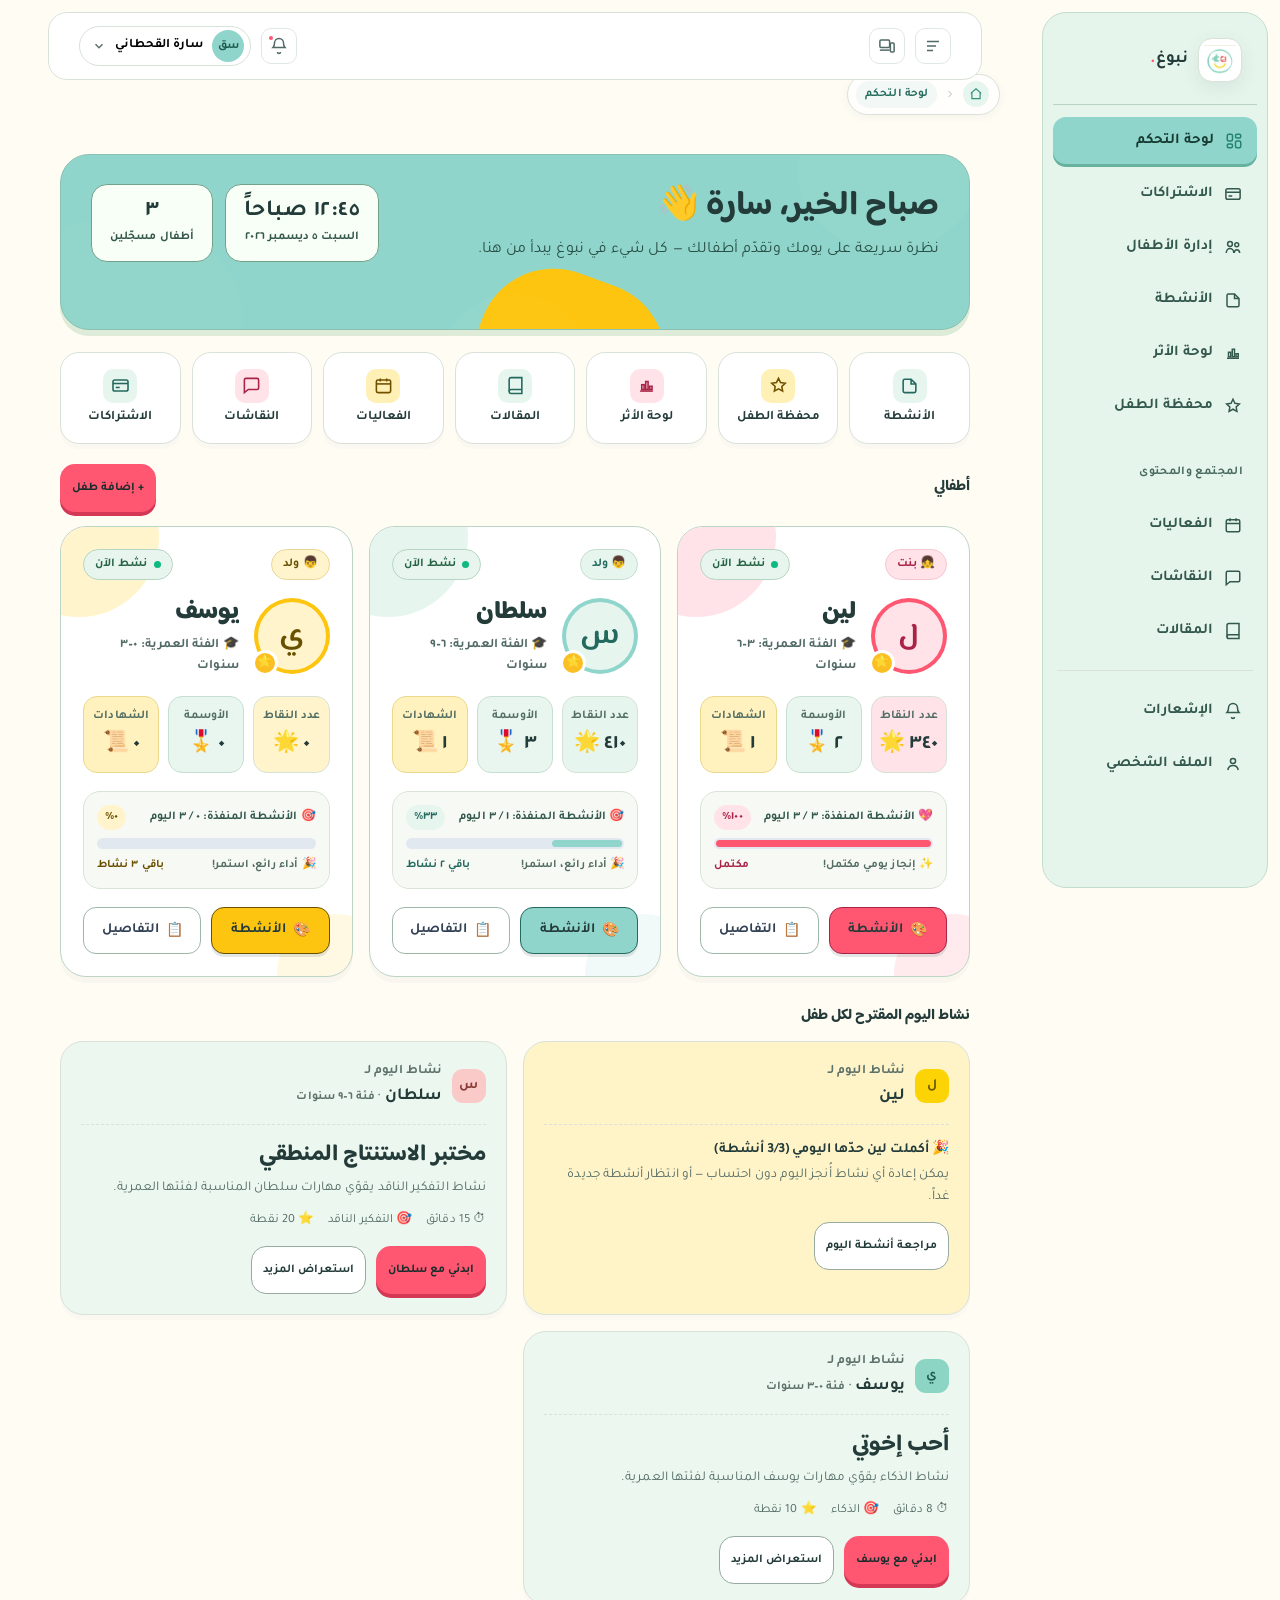
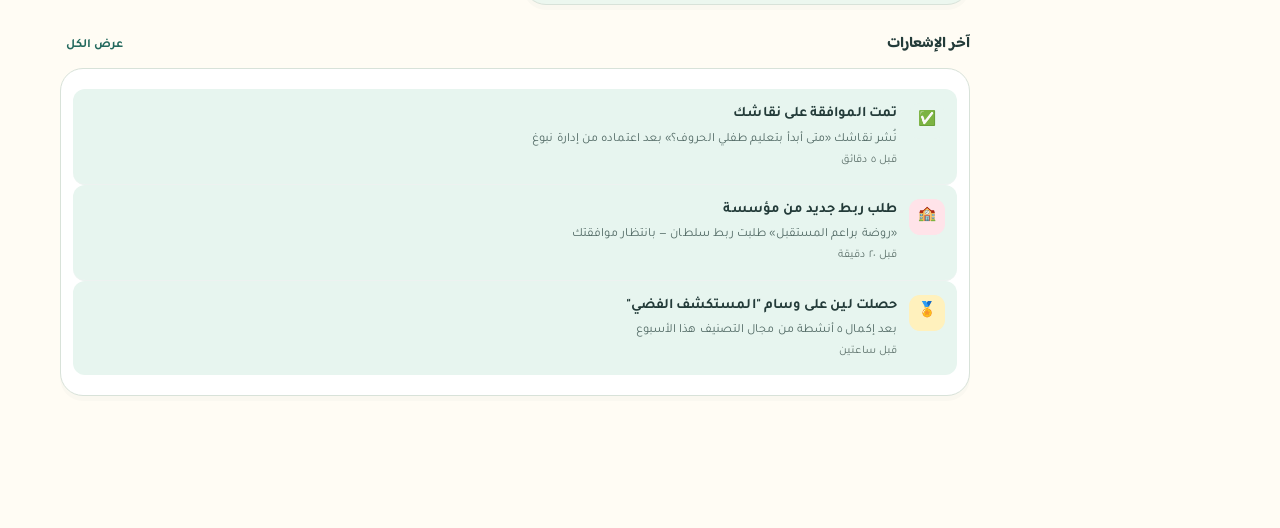
<file: ولي الامر.html>
<!doctype html>
<html lang="ar" dir="rtl">
<head>
<meta charset="utf-8">
<title>نبوغ لولي الأمر</title>
<meta name="viewport" content="width=device-width, initial-scale=1.0">
<link rel="preconnect" href="https://fonts.googleapis.com">
<link rel="preconnect" href="https://fonts.gstatic.com" crossorigin>
<link href="https://fonts.googleapis.com/css2?family=El+Messiri:wght@500;600;700&family=Almarai:wght@400;700;800&display=swap" rel="stylesheet">
<style>
  :root {
    --bg: #FBFAF6;
    --surface: #FFFFFF;
    --surface-2: #F3F2EC;
    --line: #E7E3D8;
    --ink: #23342F;
    --ink-soft: #6B7A74;
    --ink-faint: #97A29D;

    --mint: #4FAE9B;
    --mint-tint: #8CD4C4;
    --mint-pale: #E4F5F1;
    --coral: #E24545;
    --coral-tint: #FC5454;
    --coral-pale: #FDEAEA;
    --blush: #F9CAC8;
    --blush-deep: #E08F8C;
    --sun: #E0B900;
    --sun-tint: #FCD405;
    --sun-pale: #FDF6D9;
    --gray-1: #A6A6A6;
    --gray-2: #D9D9D9;

    --stage-1: #8CD4C4; --stage-1-ink: #1E5C50;
    --stage-2: #FCD405; --stage-2-ink: #6B5900;
    --stage-3: #F9CAC8; --stage-3-ink: #8A3B38;
    --stage-4: #FC5454; --stage-4-ink: #ffffff;

    --focus: #1E5C50;
    --radius: 16px;
    --shadow: 0 1px 2px rgba(35,52,47,.05), 0 8px 24px rgba(35,52,47,.06);
  }
  :root:not([data-theme="light"]) {
    @media (prefers-color-scheme: dark) {
      --bg: #10201C; --surface: #172823; --surface-2: #1E332C;
      --line: #2B463C; --ink: #EAF3F0; --ink-soft: #9FB6AE; --ink-faint: #6F8B82;
      --mint: #6FCBB5; --mint-pale: #1C332C;
      --coral: #FF7A6E; --coral-pale: #3A211D;
      --sun: #F3D24C; --sun-pale: #34301A;
      --blush: #E9A9A5; --blush-deep: #F0BEBB;
      --gray-1: #7F8C88; --gray-2: #3A4A44;
      --stage-1-ink:#0E241F; --stage-2-ink:#332900; --stage-3-ink:#3A1817; --stage-4-ink:#241010;
      --focus: #6FCBB5;
      --shadow: 0 1px 2px rgba(0,0,0,.3), 0 8px 24px rgba(0,0,0,.35);
    }
  }
  :root[data-theme="dark"] {
    --bg: #10201C; --surface: #172823; --surface-2: #1E332C;
    --line: #2B463C; --ink: #EAF3F0; --ink-soft: #9FB6AE; --ink-faint: #6F8B82;
    --mint: #6FCBB5; --mint-pale: #1C332C;
    --coral: #FF7A6E; --coral-pale: #3A211D;
    --sun: #F3D24C; --sun-pale: #34301A;
    --blush: #E9A9A5; --blush-deep: #F0BEBB;
    --gray-1: #7F8C88; --gray-2: #3A4A44;
    --stage-1-ink:#0E241F; --stage-2-ink:#332900; --stage-3-ink:#3A1817; --stage-4-ink:#241010;
    --focus: #6FCBB5;
    --shadow: 0 1px 2px rgba(0,0,0,.3), 0 8px 24px rgba(0,0,0,.35);
  }

  * { box-sizing: border-box; }
  html,body{ height:100%; }
  html{ direction: rtl; }
  body {
    margin: 0; background: var(--bg); color: var(--ink); direction: rtl; text-align: right;
    font-family: 'Almarai','Segoe UI',sans-serif; font-size: 15px; line-height: 1.65;
    -webkit-font-smoothing: antialiased;
  }
  input, select, textarea{ direction: rtl; }
  h1,h2,h3,h4,.brand,.nav-label { font-family: 'El Messiri','Almarai',sans-serif; }
  button { font-family: inherit; }
  ::selection{ background: var(--mint-pale); color: var(--mint); }
  :focus-visible{ outline: 2px solid var(--focus); outline-offset: 2px; }
  .num{ font-variant-numeric: tabular-nums; }
  img,svg{ display:block; }
  button{ cursor:pointer; }

  .btn{
    display:inline-flex; align-items:center; justify-content:center; gap:8px;
    padding: 12px 20px; border-radius: 12px; border: none; font-weight:700; font-size:14.5px;
    transition: transform .08s ease;
  }
  .btn:active{ transform: scale(.97); }
  .btn-primary{ background: var(--coral-tint); color:#fff; }
  .btn-primary:hover{ background: var(--coral); }
  .btn-ghost{ background: transparent; color: var(--ink-soft); border:1.5px solid var(--line); }
  .btn-ghost:hover{ background: var(--surface-2); }
  .btn-soft{ background: var(--mint-pale); color: var(--mint); }
  .btn-soft:hover{ filter:brightness(0.97); }
  .btn-sm{ padding: 8px 14px; font-size: 13px; border-radius: 10px; }
  .btn[disabled]{ opacity:.55; cursor:not-allowed; }
  .btn[disabled]:active{ transform:none; }

  /* ─────────── APP SHELL ─────────── */
  #app{ display:grid; min-height:100vh; grid-template-columns: 248px 1fr; }

  aside.side{
    background: var(--surface); border-left: 1px solid var(--line);
    padding: 22px 16px; display:flex; flex-direction:column; gap: 4px;
    position: sticky; top:0; height:100vh; overflow-y:auto;
  }
  .brand-row{ display:flex; align-items:center; gap:9px; padding: 6px 10px 22px; }
  .brand-row .word{ font-weight:700; font-size:18px; }
  .brand-row .word span{ color: var(--coral-tint); }

  nav.side-nav{ display:flex; flex-direction:column; gap:2px; flex:1; }
  .nav-group-label{ font-size:11px; font-weight:700; color: var(--ink-faint); text-transform:uppercase; letter-spacing:.05em; padding: 14px 12px 6px; }
  .nav-item{
    display:flex; align-items:center; gap:11px; padding: 10px 12px; border-radius: 11px;
    border:none; background:transparent; color: var(--ink-soft); font-size:14px; font-weight:600;
    text-align:right; width:100%;
  }
  .nav-item svg{ width:18px; height:18px; flex-shrink:0; opacity:.85; }
  .nav-item:hover{ background: var(--surface-2); color: var(--ink); }
  .nav-item.active{ background: var(--mint-pale); color: var(--mint); }
  .nav-item.active svg{ opacity:1; }
  .nav-sep{ height:1px; background:var(--line); margin: 12px 4px; }

  main.content{ padding: 0 40px 80px; min-width:0; }

  /* ── Global account bar ── */
  .global-bar{
    position: sticky; top:0; z-index:60;
    background: color-mix(in srgb, var(--bg) 88%, transparent); backdrop-filter: blur(10px);
    display:flex; justify-content:flex-end; align-items:center;
    padding: 12px 0 12px; margin: -8px 0 18px; border-bottom:1px solid var(--line);
  }
  .dd-head{ display:flex; align-items:center; gap:10px; padding:8px 8px 4px; }
  .dd-head-av{ width:38px; height:38px; border-radius:50%; background: var(--mint-tint); color: var(--stage-1-ink); display:flex; align-items:center; justify-content:center; font-weight:800; font-size:14px; overflow:hidden; flex-shrink:0; }
  .dd-head-av img{ width:100%; height:100%; object-fit:cover; }
  .dd-head-name{ font-size:13.5px; font-weight:800; }
  .dd-head-mail{ font-size:11.5px; color: var(--ink-faint); }
  .account-menu-wrap{ position:relative; }
  .account-chip{
    display:flex; align-items:center; gap:10px; padding:6px 8px 6px 14px; border-radius:100px;
    background: var(--surface); border:1.5px solid var(--line);
  }
  .account-chip .acc-avatar{
    width:32px; height:32px; border-radius:50%; background: var(--mint-tint); color: var(--stage-1-ink);
    display:flex; align-items:center; justify-content:center; font-weight:800; font-size:13px; overflow:hidden;
  }
  .account-chip .acc-avatar img{ width:100%; height:100%; object-fit:cover; }
  .account-chip .acc-name{ font-size:13.5px; font-weight:700; }
  .account-chip svg{ width:14px; height:14px; color: var(--ink-faint); }
  .account-dropdown{
    position:absolute; top: calc(100% + 8px); left:0; background: var(--surface); border:1px solid var(--line);
    border-radius:14px; box-shadow: var(--shadow); min-width:190px; padding:8px; display:none; z-index:40;
  }
  .account-dropdown.open{ display:block; }
  .account-dropdown button{
    display:flex; align-items:center; gap:10px; width:100%; padding:10px 12px; border-radius:10px;
    border:none; background:none; text-align:right; font-size:13.5px; font-weight:600; color: var(--ink);
  }
  .account-dropdown button:hover{ background: var(--surface-2); }
  .account-dropdown button.danger{ color: var(--coral); }
  .account-dropdown .dd-sep{ height:1px; background: var(--line); margin: 6px 4px; }

  #logged-out-screen{
    position:fixed; inset:0; z-index:100; display:none; align-items:center; justify-content:center;
    background: radial-gradient(560px 360px at 15% 12%, var(--mint-pale), transparent 60%), var(--bg);
  }
  #logged-out-screen.active{ display:flex; }
  .logout-card{ text-align:center; background: var(--surface); border:1px solid var(--line); border-radius:24px; padding: 44px 40px; box-shadow: var(--shadow); }
  .logout-card .em{ font-size:44px; margin-bottom:14px; }

  .welcome-hero{ position:relative; overflow:hidden; border-radius:24px; padding:30px 34px; margin-bottom:26px;
    background: linear-gradient(120deg, #8CD4C4 0%, #7FC9DC 40%, #F9CAC8 78%, #FCD405 130%); color:#0E3B36; }
  .welcome-hero .wh-deco{ position:absolute; inset:0; width:100%; height:100%; pointer-events:none; }
  .welcome-hero .wh-inner{ position:relative; z-index:2; display:flex; align-items:center; justify-content:space-between; gap:24px; flex-wrap:wrap; }
  .welcome-hero .wh-greet{ font-family:'El Messiri', sans-serif; font-size:27px; font-weight:700; margin:0 0 6px; }
  .welcome-hero .wh-sub{ font-size:13.5px; margin:0; opacity:.85; max-width:420px; line-height:1.7; }
  .wh-stats{ display:flex; gap:12px; flex-wrap:wrap; }
  .wh-stat{ background:rgba(255,255,255,.62); backdrop-filter:blur(4px); border-radius:16px; padding:12px 18px; min-width:96px; text-align:center; }
  .wh-stat .v{ font-size:22px; font-weight:800; line-height:1.1; }
  .wh-stat .k{ font-size:11px; font-weight:700; opacity:.8; margin-top:3px; }
  .wh-clock .v{ font-variant-numeric: tabular-nums; letter-spacing:.5px; }

  .topbar{ display:flex; align-items:center; justify-content:space-between; margin-bottom:26px; gap: 16px; flex-wrap:wrap; }
  .page-title{ font-size: 24px; font-weight:700; margin:0; }
  .page-sub{ color: var(--ink-soft); font-size: 13.5px; margin: 4px 0 0; }
  .topbar-actions{ display:flex; gap:10px; align-items:center; }
  .icon-btn{
    width:40px; height:40px; border-radius:12px; border:1.5px solid var(--line); background: var(--surface);
    display:flex; align-items:center; justify-content:center; position:relative;
  }
  .icon-btn svg{ width:18px; height:18px; color: var(--ink-soft); }
  .badge-dot{ position:absolute; top:7px; right:7px; width:8px; height:8px; border-radius:50%; background: var(--coral-tint); border:2px solid var(--surface); }

  .page{ display:none; }
  .page.active{ display:block; animation: fadeIn .25s ease; }
  @keyframes fadeIn{ from{opacity:0; transform:translateY(4px);} to{opacity:1; transform:translateY(0);} }

  .grid{ display:grid; gap:16px; }
  .cols-3{ grid-template-columns: repeat(3,1fr); }
  .cols-2{ grid-template-columns: repeat(2,1fr); }
  @media (max-width: 1080px){ .cols-3{ grid-template-columns: 1fr 1fr; } }
  @media (max-width: 760px){ .cols-3, .cols-2{ grid-template-columns: 1fr; } #app{ grid-template-columns: 1fr; } aside.side{ display:none; } main.content{ padding:0 16px 60px; } }

  .card{ background: var(--surface); border:1px solid var(--line); border-radius: var(--radius); padding: 20px; }
  .stat-tile .stat-label{ font-size:12px; font-weight:700; color: var(--ink-faint); text-transform:uppercase; letter-spacing:.04em; margin-bottom:8px; }
  .stat-tile .stat-value{ font-size: 30px; font-weight:800; }
  .stat-tile .stat-delta{ font-size:12.5px; color: var(--mint); font-weight:700; margin-top:6px; }

  .event-error{ background: var(--coral-pale); color: var(--coral); border-radius:12px; padding:14px 16px; font-size:13px; font-weight:600; line-height:1.7; }
  .my-disc-status{ flex-shrink:0; font-size:11px; font-weight:800; padding:3px 11px; border-radius:100px; white-space:nowrap; }
  .my-disc-status.approved{ background: var(--mint-pale); color: var(--mint); }
  .my-disc-status.pending{ background: var(--sun-pale); color: var(--sun); }
  .my-disc-status.rejected{ background: var(--coral-pale); color: var(--coral); }
  .my-disc-reason{ font-size:12px; color: var(--coral); margin-top:8px; line-height:1.6; }
  .my-disc-reason.pending{ color: var(--ink-faint); }

  .sticker-grid{ display:flex; gap:14px; flex-wrap:wrap; }
  .sticker-owned{ width:88px; text-align:center; }
  .sticker-owned .st-ic{ width:66px; height:66px; margin:0 auto 6px; border-radius:20px; background: linear-gradient(135deg, var(--sun-pale), var(--mint-pale)); display:flex; align-items:center; justify-content:center; font-size:32px; box-shadow: var(--shadow); }
  .sticker-owned .st-nm{ font-size:11px; font-weight:700; }
  .store-head{ display:flex; align-items:center; justify-content:space-between; gap:14px; flex-wrap:wrap; }
  .store-balance{ background: var(--sun-pale); color: var(--sun); font-weight:800; font-size:15px; padding:8px 16px; border-radius:100px; flex-shrink:0; }
  .store-item{ text-align:center; border:1.5px solid var(--line); border-radius:18px; padding:18px 14px; display:flex; flex-direction:column; gap:8px; align-items:center; }
  .store-item.owned{ background: var(--mint-pale); border-color: transparent; }
  .store-item.locked{ opacity:.62; }
  .store-item-ic{ font-size:40px; }
  .store-item.locked .store-item-ic{ filter: grayscale(.65); }
  .store-item-nm{ font-weight:800; font-size:14px; }
  .store-item-cost{ font-size:12px; font-weight:700; color: var(--sun); }
  .store-item-tag{ font-size:11.5px; font-weight:800; padding:7px 10px; border-radius:10px; width:100%; }
  .store-item-tag.owned{ background: var(--mint); color:#fff; }
  .store-item-tag.locked{ background: var(--surface-2); color: var(--ink-faint); }
  .child-switcher-label{ font-size:12px; font-weight:800; color: var(--ink-faint); margin-bottom:8px; }
  .child-switcher{ display:flex; gap:8px; margin-bottom:22px; flex-wrap:wrap; background: var(--surface-2); padding:6px; border-radius:100px; width:fit-content; max-width:100%; }
  .child-switch-btn{
    display:flex; align-items:center; gap:8px; padding:6px 16px 6px 6px; border-radius:100px;
    border:none; background:transparent; font-weight:800; font-size:13.5px; color: var(--ink-soft); cursor:pointer; transition: all .18s ease;
  }
  .child-switch-btn .csw-av{ width:30px; height:30px; border-radius:50%; display:flex; align-items:center; justify-content:center; flex-shrink:0; box-shadow: inset 0 0 0 1px rgba(0,0,0,.06); overflow:hidden; }
  .csw-av-initials{ font-size:12px; font-weight:800; }
  .child-switch-btn.active{ color:#fff; background: linear-gradient(120deg, var(--mint), var(--coral-tint)); box-shadow: 0 4px 12px rgba(0,0,0,.14); }
  .child-switch-btn.active .csw-av{ box-shadow: inset 0 0 0 2px rgba(255,255,255,.7); }

  .child-card{ display:flex; flex-direction:column; gap:14px; }
  .child-card-head{ display:flex; align-items:center; gap:12px; }
  .child-card .av-lg{ width:52px; height:52px; border-radius:16px; display:flex; align-items:center; justify-content:center; font-weight:800; font-size:19px; }
  .child-card h4{ margin:0; font-size:16px; }
  .stage-pill{ display:inline-flex; align-items:center; gap:5px; font-size:11px; font-weight:700; padding:3px 9px; border-radius:100px; margin-top:3px; }
  .progress-row{ display:flex; align-items:center; gap:10px; }
  .progress-track{ flex:1; height:8px; border-radius:100px; background: var(--surface-2); overflow:hidden; }
  .progress-fill{ height:100%; border-radius:100px; background: var(--mint); }
  .progress-num{ font-size:12.5px; font-weight:700; color: var(--ink-soft); flex-shrink:0; }
  .card-actions{ display:flex; gap:8px; }
  .card-actions .btn{ flex:1; }

  /* gender-themed child card v2 */
  .child-card-v2{ position:relative; overflow:hidden; border-radius:22px; padding:18px 20px 20px; box-shadow: var(--shadow); display:flex; flex-direction:column; gap:14px; }
  .ccv-deco{ position:absolute; top:-40px; inset-inline-start:-40px; width:150px; height:150px; border-radius:50%; background:rgba(255,255,255,.18); pointer-events:none; }
  .ccv-top{ position:relative; z-index:2; display:flex; align-items:flex-start; justify-content:space-between; gap:8px; }
  .ccv-badges{ display:flex; gap:6px; flex-wrap:wrap; }
  .ccv-pill{ background:rgba(255,255,255,.55); font-size:10.5px; font-weight:800; padding:3px 10px; border-radius:100px; }
  .ccv-inst{ background:rgba(255,255,255,.72); font-size:10.5px; font-weight:800; padding:3px 10px; border-radius:100px; max-width:130px; overflow:hidden; text-overflow:ellipsis; white-space:nowrap; }
  .ccv-body{ position:relative; z-index:2; display:flex; gap:14px; align-items:center; }
  .ccv-avatar{ flex-shrink:0; }
  .child-photo-av{ border-radius:50%; background-size:cover; background-position:center; box-shadow: 0 0 0 3px rgba(255,255,255,.7); }
  .child-initials-av{ border-radius:50%; display:flex; align-items:center; justify-content:center; font-family:'El Messiri', sans-serif; font-weight:800; font-size:30px; box-shadow: 0 0 0 3px rgba(255,255,255,.55); }
  .ccv-info{ flex:1; min-width:0; }
  .ccv-name{ font-family:'El Messiri', sans-serif; margin:0 0 8px; font-size:20px; font-weight:700; }
  .ccv-metrics{ display:flex; gap:14px; margin-bottom:12px; }
  .ccv-metric{ display:flex; flex-direction:column; }
  .ccv-metric .mv{ font-size:17px; font-weight:800; line-height:1; }
  .ccv-metric .mk{ font-size:10.5px; font-weight:700; opacity:.75; margin-top:2px; }
  .ccv-today-lbl{ font-size:11px; font-weight:700; margin-bottom:5px; opacity:.85; }
  .ccv-today-track{ height:7px; border-radius:100px; background:rgba(255,255,255,.45); overflow:hidden; }
  .ccv-today-fill{ height:100%; border-radius:100px; background:rgba(255,255,255,.95); }
  .ccv-actions{ position:relative; z-index:2; display:flex; gap:8px; }
  .btn-ccv{ flex:1; border:none; border-radius:12px; padding:9px 10px; font-family:inherit; font-weight:800; font-size:12.5px; cursor:pointer; background:rgba(255,255,255,.55); color:inherit; }
  .btn-ccv.solid{ background:rgba(255,255,255,.92); }
  .btn-ccv:hover{ background:rgba(255,255,255,.8); }

  .today-cards{ display:grid; gap:16px; grid-template-columns: repeat(auto-fit, minmax(300px,1fr)); }
  .today-card{ background: linear-gradient(135deg, var(--mint-pale), var(--surface) 65%); border:1px solid var(--line); }
  .today-card-owner{ display:flex; align-items:center; gap:10px; margin-bottom:14px; padding-bottom:14px; border-bottom:1px dashed var(--line); }
  .today-card-owner .av{ width:34px; height:34px; border-radius:11px; display:flex; align-items:center; justify-content:center; font-weight:800; font-size:14px; flex-shrink:0; }
  .today-card-owner .lbl{ font-size:11.5px; color: var(--ink-faint); font-weight:700; }
  .today-card-owner .nm{ font-size:15px; font-weight:800; }
  .today-card .eyebrow{ font-size:11.5px; font-weight:700; color: var(--mint); letter-spacing:.05em; margin-bottom:8px; }
  .today-card h3{ margin:0 0 6px; font-size:18px; }
  .today-meta{ display:flex; gap:14px; font-size:12.5px; color: var(--ink-soft); margin:10px 0 16px; flex-wrap:wrap; }
  .today-meta span{ display:flex; align-items:center; gap:5px; }
  .today-card.is-done{ background: linear-gradient(135deg, var(--sun-pale), var(--surface) 65%); }
  .today-done-msg{ font-size:14px; font-weight:700; margin: 6px 0 4px; }

  .section-h{ display:flex; align-items:baseline; justify-content:space-between; margin: 34px 0 14px; }
  .section-h h3{ margin:0; font-size:17px; }
  .section-h .see-all{ font-size:13px; color: var(--mint); font-weight:700; text-decoration:none; background:none; border:none; }

  .notif-list .notif-item{ display:flex; gap:12px; padding:14px 4px; border-bottom:1px solid var(--line); align-items:flex-start; }
  .notif-list .notif-item:last-child{ border-bottom:none; }
  .notif-icon{ width:36px; height:36px; border-radius:11px; display:flex; align-items:center; justify-content:center; flex-shrink:0; }
  .notif-time{ font-size:11.5px; color: var(--ink-faint); margin-top:3px; }
  .notif-item.unread{ background: var(--mint-pale); border-radius:12px; margin: 0 -8px; padding: 14px 12px; border-bottom-color: transparent; }

  .filter-row{ display:flex; gap:8px; flex-wrap:wrap; margin-bottom:20px; }
  .chip{ font-size:13px; font-weight:700; padding:8px 15px; border-radius:100px; border:1.5px solid var(--line); background: var(--surface); color: var(--ink-soft); }
  .chip.active{ background: var(--ink); color: var(--surface); border-color: var(--ink); }
  .limit-banner{ display:flex; align-items:center; justify-content:space-between; background: var(--sun-pale); border:1px solid var(--line); border-radius:14px; padding:12px 18px; margin-bottom:20px; font-size:13.5px; gap:14px; flex-wrap:wrap; }
  .limit-banner b{ color: var(--sun); }
  .activity-card{ display:flex; flex-direction:column; gap:12px; }
  .activity-thumb{ height:96px; border-radius:12px; display:flex; align-items:center; justify-content:center; font-size:34px; }
  .activity-meta-row{ display:flex; gap:8px; flex-wrap:wrap; }
  .tag{ font-size:11px; font-weight:700; padding:3px 9px; border-radius:100px; background: var(--surface-2); color: var(--ink-soft); }
  .tag.free{ background: var(--mint-pale); color: var(--mint); }
  .tag-premium{ display:inline-flex; align-items:center; gap:4px; font-size:11px; font-weight:800; padding:3px 10px 3px 9px; border-radius:100px; background: linear-gradient(90deg, var(--sun-tint), var(--sun)); color:#4A3B00; }
  .tag-locked{ display:inline-flex; align-items:center; gap:4px; font-size:11px; font-weight:800; padding:3px 10px; border-radius:100px; background: var(--surface-2); color: var(--ink-faint); }
  .activity-card.is-locked{ opacity:.6; }
  .activity-card.is-locked .activity-thumb{ filter:grayscale(.7); }

  .detail-hero{ display:flex; gap:24px; align-items:flex-start; margin-bottom: 24px; flex-wrap:wrap; }
  .detail-thumb{ width:110px; height:110px; border-radius:20px; display:flex; align-items:center; justify-content:center; font-size:48px; flex-shrink:0; }
  .activity-cover{ position:relative; width:100%; height:180px; border-radius:20px; overflow:hidden; margin-bottom:20px; display:flex; align-items:center; justify-content:center; }
  .activity-cover .cover-deco{ position:absolute; inset:0; width:100%; height:100%; }
  .activity-cover .cover-icon{ position:relative; z-index:2; font-size:64px; filter: drop-shadow(0 6px 14px rgba(0,0,0,.18)); }
  .activity-cover .cover-tag{ position:absolute; top:14px; inset-inline-start:16px; z-index:2; background:rgba(255,255,255,.85); backdrop-filter:blur(2px); font-size:11.5px; font-weight:800; padding:4px 12px; border-radius:100px; color: var(--ink); }
  .goal-card{ background: var(--mint-pale); border-radius:16px; padding:18px 22px; margin-bottom:20px; }
  .goal-card .g-label{ font-size:11.5px; font-weight:800; color: var(--mint); text-transform:uppercase; letter-spacing:.04em; margin-bottom:6px; }
  .goal-card .g-standard{ font-size:13px; color: var(--ink-soft); margin-bottom:8px; }
  .goal-card .g-indicator{ font-size:15px; font-weight:700; line-height:1.6; }
  .goal-card .g-footnote{ font-size:12px; color: var(--ink-faint); margin-top:10px; display:flex; align-items:center; gap:6px; }

  /* ── Inline execution panel (no modal) ── */
  .exec-panel{ padding:0; overflow:hidden; }
  .exec-head{ padding: 20px 24px 16px; color:#fff; display:flex; align-items:center; gap:16px; }
  .exec-head-text{ flex:1; min-width:0; }
  .exec-companion{ flex-shrink:0; position:relative; width:84px; align-self:stretch; display:flex; align-items:flex-end; }
  .exec-companion img{ width:84px; height:auto; filter: drop-shadow(0 4px 8px rgba(0,0,0,.25)); }
  .exec-companion-bubble{ position:absolute; top:-6px; inset-inline-start:64px; background:#fff; color:var(--ink); font-size:10.5px; font-weight:800; padding:6px 10px; border-radius:12px 12px 12px 3px; white-space:nowrap; box-shadow: 0 4px 10px rgba(0,0,0,.15); z-index:3; }
  .celebrate-companion{ position:relative; width:120px; margin:0 auto 8px; }
  .celebrate-companion img{ width:120px; height:auto; filter: drop-shadow(0 6px 12px rgba(0,0,0,.2)); animation: pop .5s ease; }
  .celebrate-companion .cc-burst{ position:absolute; top:-8px; inset-inline-end:-6px; font-size:34px; animation: pop .6s ease; }
  .exec-dots{ display:flex; gap:6px; margin-bottom:14px; }
  .exec-dot{ height:5px; flex:1; border-radius:100px; background: rgba(255,255,255,.35); }
  .exec-dot.done{ background: rgba(255,255,255,.95); }
  .exec-kicker{ font-size:11.5px; font-weight:700; opacity:.85; text-transform:uppercase; letter-spacing:.04em; }
  .exec-title{ font-weight:800; font-size:18px; margin-top:4px; }
  .exec-body{ padding: 22px 24px 26px; }
  .exec-locked{ padding: 26px 24px; }

  .tool-check-list{ display:flex; flex-direction:column; gap:10px; margin-bottom: 6px; }
  .tool-check{ display:flex; align-items:center; gap:12px; padding:12px 14px; border-radius:12px; background: var(--surface-2); cursor:pointer; user-select:none; }
  .tool-check .box{ width:22px; height:22px; border-radius:7px; border:2px solid var(--line); flex-shrink:0; display:flex; align-items:center; justify-content:center; font-size:13px; background: var(--surface); }
  .tool-check.checked .box{ background: var(--mint); border-color: var(--mint); color:#fff; }
  .tool-check.checked span.lbl{ text-decoration: line-through; color: var(--ink-faint); }

  .exec-beat-list{ display:flex; flex-direction:column; gap:14px; margin-bottom:6px; }
  .exec-beat{ display:flex; gap:12px; align-items:flex-start; font-size:15px; line-height:1.8; font-weight:600; color: var(--ink); }
  .exec-beat .beat-num{ flex-shrink:0; width:26px; height:26px; border-radius:8px; background: var(--mint-pale); color: var(--mint); font-size:13px; font-weight:800; display:flex; align-items:center; justify-content:center; }
  .exec-nav{ display:flex; gap:10px; margin-top:22px; }
  .exec-nav .btn{ flex:1; }

  .survey-q{ margin-bottom:6px; }
  .survey-q .q-text{ font-weight:700; font-size:15px; margin-bottom:14px; }
  .scale-row{ display:flex; gap:8px; }
  .scale-btn{ flex:1; padding:12px 0; border-radius:12px; border:1.5px solid var(--line); background: var(--surface); font-weight:800; font-size:15px; color: var(--ink-soft); }
  .scale-btn.on{ background: var(--sun); border-color: var(--sun); color:#4A3B00; }
  .choice-row{ display:flex; gap:10px; flex-wrap:wrap; }
  .choice-btn{ padding:11px 20px; border-radius:12px; border:1.5px solid var(--line); background: var(--surface); font-weight:700; font-size:14px; color: var(--ink-soft); }
  .choice-btn.on{ background: var(--mint); border-color: var(--mint); color:#fff; }

  .exec-finish{ text-align:center; padding: 18px 4px 4px; }
  .exec-finish .burst{ font-size:52px; margin-bottom:10px; animation: pop .5s ease; }
  @keyframes pop{ 0%{ transform:scale(.4); opacity:0; } 60%{ transform:scale(1.15); opacity:1; } 100%{ transform:scale(1); } }
  .exec-finish h3{ margin: 0 0 6px; }
  .exec-points{ display:inline-flex; align-items:center; gap:6px; background: var(--sun-pale); color: var(--sun); font-weight:800; padding:7px 18px; border-radius:100px; margin: 10px 0 18px; font-size:17px; }
  .exec-indicator-note{ background: var(--mint-pale); border-radius:12px; padding:12px 16px; font-size:13px; color: var(--ink); text-align:right; margin-bottom:18px; }
  .exec-indicator-note b{ color: var(--mint); }

  @media (prefers-reduced-motion: reduce){ .exec-finish .burst{ animation:none; } .page.active{ animation:none; } }

  .bar-chart{ display:flex; align-items:flex-end; gap:10px; height:180px; padding-top:24px; }
  .bar-col{ flex:1; display:flex; flex-direction:column; align-items:center; gap:8px; height:100%; justify-content:flex-end; }
  .bar-val{ font-size:12px; font-weight:800; color: var(--ink); }
  .bar-shape{ width:100%; max-width:34px; border-radius: 6px 6px 3px 3px; background: linear-gradient(180deg, var(--mint), var(--focus)); }
  .bar-day{ font-size:11.5px; color: var(--ink-faint); margin-top:2px; }
  .badge-row{ display:flex; gap:14px; flex-wrap:wrap; }
  .badge-item{ display:flex; flex-direction:column; align-items:center; gap:8px; width:88px; text-align:center; }
  .badge-circle{ width:56px; height:56px; border-radius:50%; display:flex; align-items:center; justify-content:center; font-size:24px; }
  .badge-circle.locked{ background: var(--surface-2); filter:grayscale(1); opacity:.55; }
  .badge-name{ font-size:11.5px; font-weight:700; }
  .badge-name.locked{ color: var(--ink-faint); }
  .insight-card{ background: var(--mint-pale); border-radius:14px; padding:16px 20px; font-size:13.5px; color: var(--ink); }
  .insight-card b{ color: var(--mint); }
  .rec-list{ display:flex; flex-direction:column; gap:12px; }
  .rec-item{ display:flex; gap:14px; align-items:flex-start; background: var(--mint-pale); border-radius:14px; padding:14px 18px; font-size:13.5px; color: var(--ink); line-height:1.8; }
  .rec-ic{ font-size:20px; flex-shrink:0; }
  .indicator-log-item{ display:flex; gap:12px; padding:12px 0; border-bottom:1px solid var(--line); }
  .indicator-log-item:last-child{ border-bottom:none; }
  .indicator-log-item .ic{ width:34px; height:34px; border-radius:10px; background: var(--mint-pale); display:flex; align-items:center; justify-content:center; font-size:15px; flex-shrink:0; }
  .indicator-log-item .tx b{ font-weight:700; }
  .indicator-log-item .tx .sub{ font-size:12px; color: var(--ink-soft); margin-top:2px; }

  .empty-state{ text-align:center; padding: 40px 20px; color: var(--ink-soft); }
  .empty-state .em{ font-size:38px; margin-bottom:10px; }
  .portfolio-item-wrap{ border-bottom:1px solid var(--line); }
  .portfolio-item-wrap:last-child{ border-bottom:none; }
  .portfolio-item{ display:flex; align-items:center; gap:14px; padding:14px 0; }
  .portfolio-thumb{ width:46px; height:46px; border-radius:13px; display:flex; align-items:center; justify-content:center; font-size:20px; flex-shrink:0; }
  .portfolio-meta{ flex:1; min-width:0; }
  .portfolio-meta .nm{ font-weight:700; font-size:14px; }
  .portfolio-meta .sub{ font-size:12px; color: var(--ink-soft); }
  .portfolio-meta .indicator{ font-size:12px; color: var(--mint); margin-top:3px; }
  .portfolio-stat{ text-align:left; flex-shrink:0; }
  .portfolio-stat .n{ font-weight:800; font-size:15px; }
  .portfolio-stat .l{ font-size:10.5px; color: var(--ink-faint); }

  .run-detail-list{ display:flex; flex-direction:column; gap:12px; padding:0 0 18px 60px; }
  .run-detail-item{ background: var(--surface-2); border-radius:12px; padding:12px 16px; }
  .run-date{ font-size:12.5px; font-weight:800; margin-bottom:8px; }
  .run-photo-row{ display:flex; align-items:center; gap:10px; margin-bottom:8px; }
  .run-survey{ display:flex; flex-direction:column; gap:5px; }
  .run-survey-row{ display:flex; justify-content:space-between; gap:10px; font-size:12.5px; color: var(--ink-soft); }
  .run-survey-row b{ color: var(--ink); flex-shrink:0; }

  .photo-compare{ display:flex; gap:18px; flex-wrap:wrap; }
  .photo-slot{ flex:1; min-width:200px; }
  .photo-frame{ height:130px; border-radius:14px; display:flex; align-items:center; justify-content:center; font-size:44px; margin-bottom:10px; }
  .photo-frame-sm{ height:56px; width:56px; flex-shrink:0; border-radius:10px; font-size:24px; margin-bottom:0; }
  .photo-cap-label{ font-size:12px; font-weight:800; margin-bottom:4px; }
  .photo-cap-text{ font-size:12.5px; color: var(--ink-soft); line-height:1.7; margin:0; }

  .points-log{ margin-top:12px; display:flex; flex-direction:column; gap:6px; border-top:1px solid var(--line); padding-top:10px; }
  .points-log-row{ display:flex; justify-content:space-between; font-size:11.5px; color: var(--ink-faint); }

  .badge-detail{ font-size:10px; color: var(--ink-faint); line-height:1.5; }
  .cert-item{ display:flex; align-items:center; gap:12px; padding:10px 0; border-bottom:1px solid var(--line); }
  .cert-item:last-child{ border-bottom:none; }
  .cert-icon{ width:38px; height:38px; border-radius:10px; background: var(--sun-pale); display:flex; align-items:center; justify-content:center; font-size:18px; flex-shrink:0; }
  .cert-meta{ flex:1; min-width:0; }
  .cert-meta .nm{ font-weight:700; font-size:13px; }
  .cert-meta .sub{ font-size:11.5px; color: var(--ink-faint); }

  .domain-bar-row{ display:flex; align-items:center; gap:12px; padding:9px 0; }
  .domain-bar-label{ width:150px; flex-shrink:0; font-size:12.5px; font-weight:700; }
  .domain-bar-count{ font-weight:400; color: var(--ink-faint); font-size:11px; }
  .domain-bar-track{ flex:1; height:9px; border-radius:100px; background: var(--surface-2); overflow:hidden; }
  .domain-bar-fill{ height:100%; border-radius:100px; background: linear-gradient(90deg, var(--mint), var(--mint-tint)); }
  .domain-bar-val{ width:40px; flex-shrink:0; font-size:12px; font-weight:800; text-align:left; }

  .indep-compare{ display:flex; gap:22px; flex-wrap:wrap; }
  .indep-col{ flex:1; min-width:170px; }
  .indep-label{ font-size:12.5px; font-weight:700; margin-bottom:8px; }
  .indep-track{ height:12px; border-radius:100px; background: var(--surface-2); overflow:hidden; margin-bottom:6px; }
  .indep-fill{ height:100%; border-radius:100px; }
  .indep-pct{ font-size:13px; font-weight:800; }

  .photo-picker{ display:flex; gap:10px; flex-wrap:wrap; }
  .photo-pick-btn{ width:52px; height:52px; border-radius:12px; border:2px solid transparent; font-size:22px; display:flex; align-items:center; justify-content:center; cursor:pointer; }
  .photo-pick-btn.on{ border-color: var(--ink); }
  .photo-pick-skip{ width:auto; padding:0 14px; font-size:12px; font-weight:700; background: var(--surface-2); color: var(--ink-soft); }
  .run-photo-row{ display:flex; align-items:center; gap:10px; margin-top:10px; }
  .photo-survey-tag{ font-size:11px; font-weight:800; color: var(--mint); margin-bottom:2px; }

  /* community: events / discussions / articles */
  .community-card{ display:flex; flex-direction:column; gap:10px; }
  .community-thumb{ height:78px; border-radius:12px; display:flex; align-items:center; justify-content:center; font-size:30px; }
  .thread-item{ padding:16px 0; border-bottom:1px solid var(--line); }
  .thread-item:last-child{ border-bottom:none; }
  .thread-title{ font-weight:700; font-size:15px; margin-bottom:6px; }
  .thread-meta{ font-size:12px; color: var(--ink-faint); display:flex; gap:10px; }
  .comment-item{ display:flex; gap:12px; padding:12px 0; border-bottom:1px solid var(--line); }
  .comment-item:last-child{ border-bottom:none; }
  .comment-av{ width:32px; height:32px; border-radius:50%; background: var(--surface-2); display:flex; align-items:center; justify-content:center; font-size:12px; font-weight:800; color: var(--ink-soft); flex-shrink:0; }
  .comment-name{ font-weight:700; font-size:13px; }
  .comment-time{ font-size:11px; color: var(--ink-faint); margin-right:8px; }
  .comment-text{ font-size:13.5px; margin-top:3px; }
  .comment-actions{ display:flex; gap:14px; margin-top:8px; }
  .comment-action{ display:flex; align-items:center; gap:5px; font-size:12px; font-weight:700; color: var(--ink-faint); background:none; border:none; cursor:pointer; padding:2px 0; font-family:inherit; }
  .comment-action:hover{ color: var(--ink-soft); }
  .comment-action.liked{ color: var(--coral); }
  .comment-action.reported{ color: var(--ink-faint); cursor:default; text-decoration:line-through; }
  .reply-box{ display:flex; gap:10px; margin-top:18px; }
  .reply-box input{ flex:1; padding:12px 14px; border-radius:12px; border:1.5px solid var(--line); background: var(--surface); font-family:inherit; font-size:14px; }
  .privacy-note{ font-size:11.5px; color: var(--ink-faint); margin-top:8px; }

  .community-cover{ position:relative; width:100%; height:150px; border-radius:16px; overflow:hidden; margin-bottom:16px; display:flex; align-items:center; justify-content:center; }
  .community-cover .cover-deco{ position:absolute; inset:0; width:100%; height:100%; }
  .community-cover .cover-icon{ position:relative; z-index:2; font-size:54px; filter: drop-shadow(0 6px 14px rgba(0,0,0,.18)); }
  .community-card .community-thumb{ position:relative; overflow:hidden; }
  .community-card .community-thumb .cover-deco{ position:absolute; inset:0; width:100%; height:100%; }
  .community-card .community-thumb span{ position:relative; z-index:2; }

  .profile-head-card{ display:flex; align-items:center; gap:18px; padding:22px 26px; border-radius:18px; background: linear-gradient(135deg, var(--mint-pale), var(--surface)); border:1px solid var(--line); margin-bottom:22px; flex-wrap:wrap; }
  .profile-avatar{ width:64px; height:64px; border-radius:50%; background: var(--mint); color:#fff; display:flex; align-items:center; justify-content:center; font-weight:800; font-size:22px; flex-shrink:0; overflow:hidden; }
  .profile-avatar img{ width:100%; height:100%; object-fit:cover; }
  .pref-row{ display:flex; align-items:center; justify-content:space-between; gap:12px; padding:11px 0; border-bottom:1px solid var(--line); font-size:13.5px; }
  .pref-row:last-child{ border-bottom:none; }
  .profile-child-list{ display:flex; flex-direction:column; gap:10px; }
  .profile-child-row{ display:flex; align-items:center; gap:12px; padding:8px 0; font-size:13.5px; }
  .profile-child-avatar{ display:inline-flex; width:34px; height:34px; align-items:center; justify-content:center; font-weight:800; border-radius:10px; flex-shrink:0; }

  .sub-plan-card{ display:flex; align-items:center; gap:20px; padding:24px 28px; border-radius:18px; background: linear-gradient(135deg, var(--sun-pale), var(--surface)); border:1px solid var(--line); margin-bottom:22px; flex-wrap:wrap; }
  .sub-plan-icon{ width:56px; height:56px; border-radius:16px; background: var(--sun); color:#fff; display:flex; align-items:center; justify-content:center; font-size:26px; flex-shrink:0; }
  .sub-table{ width:100%; border-collapse:collapse; font-size:13.5px; }
  .sub-table th{ text-align:right; font-size:11.5px; color: var(--ink-faint); font-weight:800; padding:0 10px 10px; border-bottom:1px solid var(--line); }
  .sub-table td{ padding:14px 10px; border-bottom:1px solid var(--line); }
  .sub-table tr:last-child td{ border-bottom:none; }
  .sub-status{ font-size:11px; font-weight:800; padding:3px 10px; border-radius:100px; }
  .sub-status.active{ background: var(--mint-pale); color: var(--mint); }
  .sub-status.ended{ background: var(--surface-2); color: var(--ink-faint); }

  .access-code-box{ display:flex; align-items:center; justify-content:space-between; background: var(--surface-2); border-radius:14px; padding:16px 20px; flex-wrap:wrap; gap:14px; }
  .access-code-box .code{ font-family: 'Almarai',monospace; font-weight:800; font-size:26px; letter-spacing:.15em; }
  .switch{ position:relative; width:44px; height:25px; border-radius:100px; background: var(--gray-2); flex-shrink:0; border:none; }
  .switch.on{ background: var(--mint); }
  .switch::after{ content:""; position:absolute; top:3px; right:3px; width:19px; height:19px; border-radius:50%; background:#fff; transition: transform .2s ease; }
  .switch.on::after{ transform: translateX(-19px); }

  .tabs{ display:flex; gap:4px; border-bottom:1px solid var(--line); margin-bottom:22px; }
  .tab-btn{ padding:11px 6px; margin-left:20px; background:none; border:none; font-weight:700; font-size:14px; color: var(--ink-faint); border-bottom:2px solid transparent; }
  .tab-btn.active{ color: var(--ink); border-color: var(--coral-tint); }
  .tab-badge-dot{ display:inline-block; width:7px; height:7px; border-radius:50%; background:var(--coral); margin-inline-start:5px; vertical-align:middle; }
  .inst-result-row{ display:flex; align-items:center; justify-content:space-between; gap:10px; padding:10px 0; border-bottom:1px solid var(--line); }
  .inst-result-row:last-child{ border-bottom:none; }
  .tab-panel{ display:none; } .tab-panel.active{ display:block; }

  .overlay{ position:fixed; inset:0; background: rgba(20,30,27,.45); display:none; align-items:center; justify-content:center; z-index:90; padding:20px; }
  .overlay.active{ display:flex; }
  .modal{ background: var(--surface); border-radius:20px; max-width:440px; width:100%; padding:28px; box-shadow: var(--shadow); max-height:88vh; overflow-y:auto; }
  .modal h3{ margin:0 0 4px; font-size:19px; }
  .modal .modal-sub{ font-size:13px; color: var(--ink-soft); margin:0 0 20px; }
  .modal-actions{ display:flex; gap:10px; margin-top:22px; }
  .modal-actions .btn{ flex:1; }
  .photo-upload-row{ display:flex; align-items:center; gap:14px; }
  .photo-upload-preview{ width:64px; height:64px; border-radius:18px; background: var(--surface-2); display:flex; align-items:center; justify-content:center; font-size:28px; overflow:hidden; flex-shrink:0; border:1.5px dashed var(--line); }
  .photo-upload-preview img{ width:100%; height:100%; object-fit:cover; }
  .seg{ display:flex; gap:8px; margin-bottom:16px; }
  .seg button{ flex:1; padding:9px; border-radius:10px; border:1.5px solid var(--line); background: var(--surface); font-size:13px; font-weight:700; color: var(--ink-soft); }
  .seg button.active{ background: var(--ink); color: var(--surface); border-color: var(--ink); }
  .field{ margin-bottom: 16px; }
  .field label{ display:block; font-size: 12.5px; font-weight: 700; color: var(--ink-soft); margin-bottom: 6px; }
  .field input, .field select, .field textarea{
    width:100%; padding: 12px 14px; border-radius: 12px; border: 1.5px solid var(--line);
    background: var(--surface); color: var(--ink); font-size: 14.5px; font-family: inherit;
  }
  .field input:focus{ border-color: var(--mint); }
  .field-hint{ font-size:12px; color: var(--ink-faint); margin-top: 5px; }

  #toast{ position:fixed; bottom:26px; left:50%; transform:translateX(-50%) translateY(160%); opacity:0;
    background: linear-gradient(120deg, #4FAE9B, #FC5454); color:#fff; padding:14px 20px 14px 16px; border-radius:16px;
    font-size:13.5px; font-weight:800; display:flex; align-items:center; gap:12px; transition: transform .35s cubic-bezier(.2,.9,.3,1.2), opacity .3s ease; z-index:120; box-shadow: 0 12px 30px rgba(0,0,0,.22); max-width: min(90vw, 460px); }
  #toast::before{ content:''; width:28px; height:28px; border-radius:50%; background:rgba(255,255,255,.25); background-image:url("data:image/svg+xml,%3Csvg xmlns='http://www.w3.org/2000/svg' viewBox='0 0 24 24' fill='none' stroke='white' stroke-width='3' stroke-linecap='round' stroke-linejoin='round'%3E%3Cpath d='M20 6 9 17l-5-5'/%3E%3C/svg%3E"); background-size:16px; background-repeat:no-repeat; background-position:center; flex-shrink:0; }
  #toast.show{ transform:translateX(-50%) translateY(0); opacity:1; }
  @media (max-width:520px){ .exec-companion-bubble{ display:none; } }


/* ==========================================================
   NOBogh Parent UI — Admin design parity layer
   Visual-only redesign. Data, page structure and behavior remain unchanged.
   ========================================================== */
:root{
  --bg:#F7FAF9; --surface:#FFFFFF; --surface-2:#F4F8F7;
  --line:#E6ECEA; --border:#E6ECEA; --border-strong:#D7E1DE;
  --ink:#20312D; --ink-soft:#62736F; --ink-faint:#8C9A97;
  --mint:#2D8F7C; --mint-tint:#8CD4C4; --mint-pale:#EDF9F6;
  --coral:#D64545; --coral-tint:#FC5454; --coral-pale:#FEECEC;
  --blush:#F9CAC8; --sun:#B89B00; --sun-tint:#FCD405; --sun-pale:#FFF8DB;
  --radius:20px;
  --shadow:0 5px 18px rgba(35,67,60,.045);
  --shadow-md:0 12px 32px rgba(35,67,60,.09);
  --shadow-lg:0 24px 60px rgba(35,67,60,.15);
  --sidebar-w:272px; --header-h:68px;
  --admin-font:"Dubai","29LT Massira",Tahoma,"Segoe UI",Arial,sans-serif;
}
html,body{direction:rtl;}
body{
  background:radial-gradient(circle at 7% 0%,rgba(140,212,196,.10),transparent 28%),linear-gradient(180deg,#F8FBFA 0%,#F5F8F7 100%);
  color:var(--ink); font-family:var(--admin-font); font-size:14.5px; line-height:1.6; letter-spacing:.005em;
}
h1,h2,h3,h4,.brand,.nav-label,.page-title,.word{font-family:var(--admin-font)!important;}
button,input,select,textarea{font-family:var(--admin-font)!important;}

/* shell / sidebar */
#app{display:grid;grid-template-columns:var(--sidebar-w) minmax(0,1fr);min-height:100vh;}
aside.side{
  width:var(--sidebar-w);padding:0;background:rgba(255,255,255,.94);backdrop-filter:blur(14px);
  border-left:1px solid rgba(215,225,222,.9);box-shadow:-8px 0 28px rgba(35,67,60,.035);
  position:sticky;top:0;height:100vh;overflow-y:auto;z-index:70;gap:0;
}
.brand-row{min-height:72px;padding:14px 16px;border-bottom:1px solid var(--line);gap:10px;display:flex;align-items:center;}
.brand-logo-admin{width:44px;height:44px;border-radius:14px;background:#fff;border:1px solid var(--line);box-shadow:0 6px 18px rgba(35,67,60,.08);overflow:hidden;padding:5px;flex:none;}
.brand-row .word{font-size:17px;font-weight:700;color:var(--ink);}
.brand-row .word span{color:var(--coral-tint);}
nav.side-nav{padding:10px 12px 18px;gap:2px;}
.nav-group-label{font-size:10.5px;letter-spacing:.03em;color:var(--ink-faint);font-weight:700;margin:14px 2px 6px;padding:4px 10px 6px;text-transform:none;}
.nav-item{
  min-height:40px;margin:2px 0;border-radius:11px;padding:9px 11px;color:var(--ink-soft);font-size:13.5px;font-weight:600;
  transition:background .16s,color .16s,transform .16s;border:1px solid transparent;
}
.nav-item svg{width:18px;height:18px;opacity:1;}
.nav-item:hover{background:#F4F9F7;color:var(--ink);transform:translateX(-2px);}
.nav-item.active{background:linear-gradient(90deg,rgba(140,212,196,.24),rgba(140,212,196,.11));color:#226F61;box-shadow:inset -3px 0 0 #8CD4C4;}
.nav-item.active svg{color:#238471;}
.nav-sep{height:1px;background:var(--line);margin:12px 4px;}

/* content and fixed/sticky header */
main.content{padding:0 30px 72px;min-width:0;max-width:1480px;width:100%;margin:0 auto;}
.global-bar{
  height:var(--header-h);min-height:var(--header-h);position:sticky;top:0;z-index:60;
  margin:0 -30px 22px;padding:0 30px;background:rgba(255,255,255,.90);backdrop-filter:blur(14px);
  border-bottom:1px solid var(--line);display:flex;align-items:center;justify-content:flex-end;
}
.account-chip{height:40px;padding:4px 6px 4px 12px;border:1px solid var(--line);background:#fff;border-radius:999px;box-shadow:none;gap:9px;}
.account-chip:hover{background:var(--surface-2);}
.account-chip .acc-avatar{width:32px;height:32px;background:var(--mint-tint);font-size:12px;}
.account-chip .acc-name{font-size:13px;font-weight:700;}
.account-dropdown{top:calc(100% + 8px);border:1px solid var(--line);border-radius:14px;box-shadow:var(--shadow-lg);padding:6px;min-width:210px;}
.account-dropdown button{border-radius:8px;font-size:12.8px;padding:8px 10px;}

/* headings */
.topbar{margin-bottom:22px;align-items:center;}
.page-title{font-size:26px;line-height:1.25;font-weight:700;letter-spacing:-.015em;color:var(--ink);}
.page-sub{font-size:13.5px;line-height:1.8;color:var(--ink-soft);margin-top:6px;}
.section-h{margin:28px 0 14px;}
.section-h h3{font-size:15px;font-weight:700;}
.section-h .see-all{font-size:12.5px;color:var(--mint);}

/* buttons */
.btn{min-height:38px;border-radius:11px;padding:8px 14px;font-size:12.8px;font-weight:700;box-shadow:none;transition:transform .14s,box-shadow .14s,background .14s,border-color .14s;}
.btn:hover{transform:translateY(-1px);}
.btn-primary{background:#2D8F7C;color:#fff;border:1px solid #2D8F7C;box-shadow:0 7px 16px rgba(45,143,124,.17);}
.btn-primary:hover{background:#277B6B;box-shadow:0 9px 20px rgba(45,143,124,.22);}
.btn-ghost{background:#fff;color:var(--ink);border:1px solid #DCE6E3;}
.btn-ghost:hover{background:#F7FAF9;border-color:#C8D8D4;}
.btn-soft{background:var(--mint-pale);color:#2D8F7C;border:1px solid rgba(140,212,196,.28);}
.btn-sm{padding:6px 11px;font-size:12px;border-radius:9px;min-height:34px;}
.icon-btn{width:36px;height:36px;border-radius:10px;border:1px solid #E0E8E6;background:#fff;}

/* cards */
.card{background:#fff;border:1px solid rgba(222,232,229,.95);border-radius:20px;padding:20px;box-shadow:0 5px 18px rgba(35,67,60,.045);}
.card:hover{box-shadow:0 10px 28px rgba(35,67,60,.065);}
.child-card-v2,.profile-head-card,.sub-plan-card,.store-item,.today-card{border-radius:20px;box-shadow:var(--shadow);border-color:rgba(222,232,229,.95);}

/* dashboard hero - preserve content, admin visual language */
.welcome-hero{border-radius:20px;padding:24px 28px;margin-bottom:22px;box-shadow:0 12px 30px rgba(45,143,124,.12);background:linear-gradient(120deg,#8CD4C4 0%,#74C7B6 42%,#F9CAC8 78%,#FCD405 135%);}
.welcome-hero .wh-greet{font-family:var(--admin-font)!important;font-size:24px;font-weight:700;}
.welcome-hero .wh-sub{font-size:13px;}
.wh-stat{border-radius:14px;padding:10px 16px;background:rgba(255,255,255,.66);border:1px solid rgba(255,255,255,.42);}
.wh-stat .v{font-size:20px;}.wh-stat .k{font-size:10.8px;}

/* forms: mirror admin */
.field{margin-bottom:16px;display:flex;flex-direction:column;gap:7px;}
.field label{font-size:12.3px;font-weight:700;color:var(--ink);margin:0;}
.field input,.field select,.field textarea,
.reply-box input{
  width:100%;min-height:40px;padding:9px 12px;border-radius:10px;border:1px solid #DCE5E2;background:#fff;color:var(--ink);font-size:13px;
  outline:none;box-shadow:none;
}
.field textarea{min-height:74px;resize:vertical;}
.field input:hover,.field select:hover,.field textarea:hover,.reply-box input:hover{border-color:#C8D7D3;}
.field input:focus,.field select:focus,.field textarea:focus,.reply-box input:focus{border-color:#8CD4C4;box-shadow:0 0 0 3px rgba(140,212,196,.18);}
.field-hint,.privacy-note{font-size:11.5px;color:var(--ink-faint);line-height:1.7;}
.seg{gap:8px;margin-bottom:0;}
.seg button{min-height:38px;border-radius:10px;border:1px solid #DCE5E2;font-size:12.5px;background:#fff;}
.seg button.active{background:#2D8F7C;border-color:#2D8F7C;color:#fff;}
.photo-upload-preview{border-radius:14px;border:1.5px dashed #CFDBD8;background:#FCFEFD;}

/* tabs and filters */
.tabs{gap:4px;border-bottom:1px solid var(--line);margin-bottom:22px;}
.tab-btn{padding:11px 6px;margin-left:20px;font-size:13px;font-weight:700;color:var(--ink-faint);border-bottom:2.5px solid transparent;}
.tab-btn.active{color:var(--mint);border-color:var(--mint);}
.filter-row{gap:8px;margin-bottom:20px;}
.chip{font-size:12.5px;font-weight:700;padding:7px 13px;border-radius:999px;border:1px solid #DCE5E2;background:#fff;color:var(--ink-soft);}
.chip:hover{background:#F7FAF9;border-color:#C8D8D4;}
.chip.active{background:#2D8F7C;color:#fff;border-color:#2D8F7C;}
.child-switcher{border-radius:12px;background:#F4F8F7;padding:5px;border:1px solid var(--line);}
.child-switch-btn{border-radius:9px;font-size:12.8px;padding:6px 12px 6px 6px;}
.child-switch-btn.active{background:#2D8F7C;box-shadow:none;}

/* list/table-like content */
.sub-table{font-size:12.9px;border-collapse:separate;border-spacing:0;}
.sub-table th{background:#F7FAF9;color:#72827E;font-size:11.3px;padding:12px 15px;border-bottom:1px solid #E1EAE7;text-transform:none;}
.sub-table td{padding:13px 15px;border-bottom:1px solid #EDF2F0;}
.sub-table tbody tr:hover{background:#FAFCFB;box-shadow:inset -3px 0 0 rgba(140,212,196,.75);}
.thread-item,.comment-item,.notif-list .notif-item,.portfolio-item,.cert-item{border-bottom-color:#EDF2F0;}

/* badges / statuses */
.tag,.stage-pill,.sub-status,.my-disc-status{border-radius:999px;font-size:11px;font-weight:700;}
.tag{background:#F2F7F5;color:#657672;border:1px solid #E2EAE8;}
.tag.free,.sub-status.active,.my-disc-status.approved{background:rgba(140,212,196,.17);color:#287866;border:1px solid rgba(140,212,196,.28);}
.my-disc-status.pending{background:rgba(252,212,5,.15);color:#796600;border:1px solid rgba(252,212,5,.26);}
.my-disc-status.rejected{background:rgba(252,84,84,.09);color:#C64747;border:1px solid rgba(252,84,84,.17);}

/* information banners */
.limit-banner,.privacy-note{border-radius:13px;border:1px solid rgba(140,212,196,.38);background:#F0FAF7;color:#3F7065;padding:11px 13px;line-height:1.75;}
.limit-banner{box-shadow:inset 3px 0 0 #8CD4C4;font-size:12.5px;}
.event-error{border-radius:13px;border:1px solid rgba(252,84,84,.17);background:rgba(252,84,84,.08);font-size:12.5px;}

/* modals */
.overlay{background:rgba(15,22,20,.50);backdrop-filter:blur(1px);padding:5vh 16px;align-items:flex-start;overflow-y:auto;}
.modal{max-width:560px;border:1px solid #E0E8E6;border-radius:20px;padding:0;overflow:hidden;box-shadow:var(--shadow-lg);max-height:none;}
.modal>h3{font-size:17px;padding:18px 21px 3px;margin:0;background:#FCFEFD;}
.modal>.modal-sub{padding:0 21px 15px;margin:0;background:#FCFEFD;border-bottom:1px solid var(--line);font-size:12.5px;}
.modal>.field,.modal>.photo-upload-row,.modal>.privacy-note,.modal>.seg{margin-left:21px;margin-right:21px;}
.modal>.field:first-of-type{margin-top:20px;}
.modal-actions{margin-top:20px;padding:16px 21px;background:#FCFEFD;border-top:1px solid var(--line);}

/* switches */
.switch{position:relative;width:50px;height:28px;border-radius:999px;background:#F0F5F4;border:1px solid #D3DBD9;box-shadow:inset 0 1px 2px rgba(20,30,28,.06);}
.switch::after{width:22px;height:22px;right:2px;top:2px;border:1px solid rgba(20,30,28,.08);box-shadow:0 2px 6px rgba(20,30,28,.18);}
.switch.on{background:#2D8F7C;border-color:#2D8F7C;}
.switch.on::after{transform:translateX(-22px);}

/* paginator style parity — applies to current/future pager components without changing data */
.pager,.pagination{display:flex;align-items:center;justify-content:space-between;gap:12px;padding:13px 18px;border-top:1px solid var(--line);background:#FCFEFD;flex-wrap:wrap;}
.pager-info,.pagination-info{font-size:12px;color:var(--ink-faint);}
.pager-btns,.pagination-buttons{display:flex;align-items:center;gap:6px;}
.page-num,.page-link{width:30px;height:30px;border-radius:9px;border:1px solid var(--line);background:#fff;color:var(--ink-soft);font-size:12.5px;font-weight:700;display:inline-flex;align-items:center;justify-content:center;cursor:pointer;}
.page-num.active,.page-link.active{background:#2D8F7C;border-color:#2D8F7C;color:#fff;}
.page-num:hover:not(.active),.page-link:hover:not(.active){background:#F4F8F7;}

/* toast */
#toast{background:#fff;color:var(--ink);border:1px solid #DEE8E5;box-shadow:0 18px 42px rgba(35,67,60,.16);border-radius:14px;font-size:12.8px;font-weight:700;}
#toast::before{background-color:rgba(140,212,196,.24);}

@media(max-width:920px){
  #app{grid-template-columns:1fr;}
  aside.side{display:none;}
  main.content{padding:0 16px 56px;max-width:none;}
  .global-bar{margin:0 -16px 18px;padding:0 16px;}
}
@media(max-width:700px){.page-title{font-size:23px}.welcome-hero{padding:20px}.modal{max-width:100%}.topbar-actions{width:100%}.topbar-actions>.btn{flex:1;}}


/* ===== Admin-matched sidebar controls, breadcrumb and switches ===== */
:root{--sidebar-collapsed-w:76px;}
#app{transition:grid-template-columns .18s ease;}
#app.sidebar-collapsed{grid-template-columns:var(--sidebar-collapsed-w) minmax(0,1fr);}
#app.sidebar-collapsed aside.side{width:var(--sidebar-collapsed-w);}
#app.sidebar-collapsed .brand-row{justify-content:center;padding-inline:0;}
#app.sidebar-collapsed .brand-row .word,
#app.sidebar-collapsed .nav-group-label,
#app.sidebar-collapsed .nav-item span.nav-text{display:none;}
#app.sidebar-collapsed .nav-item{justify-content:center;padding:9px;margin:2px 4px;}
#app.sidebar-collapsed .nav-sep{margin-inline:8px;}
aside.side{transition:width .18s ease;}
.nav-item span.nav-text{white-space:nowrap;overflow:hidden;text-overflow:ellipsis;}
.global-bar{justify-content:space-between;gap:12px;}
.header-start,.header-end{display:flex;align-items:center;gap:10px;}
.header-start{min-width:0;}
.header-end{margin-inline-start:auto;}
.header-action{position:relative;display:grid;place-items:center;width:36px;height:36px;border-radius:10px;border:1px solid #E0E8E6;background:#fff;color:var(--ink-soft);cursor:pointer;flex:none;}
.header-action:hover{background:var(--surface-2);color:var(--ink);}
.header-action svg{width:18px;height:18px;}
.header-action .header-dot{position:absolute;top:5px;left:5px;width:8px;height:8px;border-radius:50%;background:var(--coral-tint);border:2px solid #fff;}
.sidebar-toggle svg{transition:transform .18s ease;}
#app.sidebar-collapsed .sidebar-toggle svg{transform:rotate(180deg);}

.breadcrumb-global{display:flex;align-items:center;margin:-6px 0 16px;min-height:34px;}
.breadcrumb{display:inline-flex;align-items:center;gap:7px;margin:0;padding:6px 10px 6px 8px;background:rgba(255,255,255,.82);border:1px solid var(--line);border-radius:999px;box-shadow:0 2px 8px rgba(35,67,60,.055);font-size:11.7px;color:var(--ink-faint);}
.breadcrumb .crumb-home{width:26px;height:26px;display:grid;place-items:center;border-radius:999px;background:var(--mint-pale);color:#2D8F7C;border:none;cursor:pointer;}
.breadcrumb .crumb-home svg{width:14px;height:14px;}
.breadcrumb .crumb-sep{color:#B2BFBC;display:grid;place-items:center;}
.breadcrumb .crumb-sep svg{width:12px;height:12px;}
.breadcrumb b{background:#F2F8F6;color:#286E60;border-radius:999px;padding:4px 9px;font-weight:700;}

/* switch style copied conceptually from admin */
.switch{position:relative;display:inline-flex;width:50px;height:28px;flex:none;cursor:pointer;vertical-align:middle;background:transparent!important;border:0!important;box-shadow:none!important;padding:0!important;}
.switch::after{content:none!important;}
.switch input{position:absolute;inset:0;width:100%;height:100%;margin:0;opacity:0;cursor:pointer;z-index:2;}
.switch .track{position:absolute;inset:0;border-radius:999px;background:var(--surface-2);border:1px solid var(--border-strong);box-shadow:inset 0 1px 2px rgba(20,30,28,.06);transition:.22s ease;}
.switch .thumb{position:absolute;width:22px;height:22px;left:2px;top:2px;border-radius:50%;background:#fff;border:1px solid rgba(20,30,28,.08);box-shadow:0 2px 6px rgba(20,30,28,.18),0 1px 2px rgba(20,30,28,.10);transition:transform .24s cubic-bezier(.2,.8,.2,1);}
.switch .thumb::after{content:"";position:absolute;inset:7px;border-radius:50%;background:#A6A6A6;opacity:.55;transition:.2s ease;}
.switch input:checked + .track{background:#2D8F7C;border-color:#2D8F7C;box-shadow:inset 0 1px 2px rgba(0,0,0,.08),0 0 0 3px rgba(46,154,133,.08);}
.switch input:checked + .track .thumb{transform:translateX(24px);}
.switch input:checked + .track .thumb::after{background:#2E9A85;opacity:1;clip-path:polygon(14% 54%,35% 75%,84% 26%,74% 16%,35% 56%,24% 44%);inset:5px;}
.switch input:focus-visible + .track{box-shadow:0 0 0 3px rgba(140,212,196,.38);border-color:#8CD4C4;}

@media(max-width:760px){
  #app,#app.sidebar-collapsed{grid-template-columns:1fr;}
  aside.side{display:flex!important;position:fixed;right:0;top:0;transform:translateX(105%);width:272px!important;z-index:110;box-shadow:var(--shadow-lg);transition:transform .18s ease;}
  #app.mobile-sidebar-open aside.side{transform:translateX(0);}
  #app.sidebar-collapsed .brand-row .word,#app.sidebar-collapsed .nav-group-label,#app.sidebar-collapsed .nav-item span.nav-text{display:block;}
  #app.sidebar-collapsed .nav-item{justify-content:flex-start;padding:9px 11px;margin:2px 0;}
  .global-bar{margin:0 -16px 18px;padding:0 16px;}
  .breadcrumb-global{margin-top:-4px;overflow:auto;}
}


/* ===== Scrollbars parity with Admin ===== */
/* The page scrollbar stays on the far LEFT in RTL, matching admin. */
html{direction:rtl;overflow-y:scroll;}
body{direction:rtl;}
html::-webkit-scrollbar, body::-webkit-scrollbar{width:10px;height:10px;}
html::-webkit-scrollbar-thumb, body::-webkit-scrollbar-thumb{background:#D3DBD9;border-radius:8px;}
html::-webkit-scrollbar-track, body::-webkit-scrollbar-track{background:transparent;}

/* Sidebar itself does not scroll: only its navigation area does, so the
   scrollbar starts BELOW the brand/header exactly like the admin sidebar. */
aside.side{overflow:hidden!important;display:flex!important;flex-direction:column!important;}
.brand-row{flex:none;}
nav.side-nav{
  flex:1!important;
  min-height:0;
  overflow-y:auto!important;
  overflow-x:hidden!important;
  direction:rtl;
  scrollbar-width:thin;
  scrollbar-color:#D3DBD9 transparent;
}
nav.side-nav::-webkit-scrollbar{width:10px;}
nav.side-nav::-webkit-scrollbar-track{background:transparent;}
nav.side-nav::-webkit-scrollbar-thumb{
  background:#D3DBD9;
  border-radius:8px;
  border:2px solid transparent;
  background-clip:padding-box;
}
nav.side-nav::-webkit-scrollbar-thumb:hover{background:#A6B7B3;background-clip:padding-box;}

/* ── Quick access (parent dashboard) ── */
.quick-access{display:grid; grid-template-columns:repeat(7,1fr); gap:10px; margin:4px 0 6px;}
@media (max-width:1080px){ .quick-access{grid-template-columns:repeat(4,1fr);} }
@media (max-width:620px){ .quick-access{grid-template-columns:repeat(3,1fr);} }
.qa-tile{display:flex; flex-direction:column; align-items:center; justify-content:center; gap:7px; text-align:center;
  border:1px solid transparent; border-radius:14px; padding:12px 8px; cursor:pointer; font-family:inherit;
  box-shadow:var(--shadow); transition:transform .15s ease, box-shadow .15s ease;}
.qa-tile:hover{transform:translateY(-2px);}
.qa-tile:active{transform:translateY(0);}
.qa-tile .qa-ic{width:34px; height:34px; border-radius:10px; display:flex; align-items:center; justify-content:center;}
.qa-tile .qa-ic svg{width:19px; height:19px;}
.qa-tile .qa-tx{font-size:12px; font-weight:800; line-height:1.3;}
.qa-mint{background:var(--mint-pale); border-color:rgba(140,212,196,.55);}
.qa-mint .qa-ic{background:rgba(140,212,196,.45); color:#1E5C50;} .qa-mint .qa-tx{color:#1E5C50;}
.qa-sun{background:var(--sun-pale); border-color:rgba(252,212,5,.5);}
.qa-sun .qa-ic{background:rgba(252,212,5,.4); color:#6B5900;} .qa-sun .qa-tx{color:#6B5900;}
.qa-pink{background:#FDF1F0; border-color:rgba(249,202,200,.85);}
.qa-pink .qa-ic{background:#F9CAC8; color:#8A3B38;} .qa-pink .qa-tx{color:#8A3B38;}
.qa-coral{background:var(--coral-pale); border-color:rgba(252,84,84,.4);}
.qa-coral .qa-ic{background:rgba(252,84,84,.28); color:#B4322D;} .qa-coral .qa-tx{color:#B4322D;}
.qa-blue{background:#EAF3FB; border-color:#C4DDF2;}
.qa-blue .qa-ic{background:#CFE4F7; color:#2F6DA8;} .qa-blue .qa-tx{color:#2A5F92;}
.qa-lav{background:#F1EEFB; border-color:#D6CCF1;}
.qa-lav .qa-ic{background:#DDD2F3; color:#6A4FB0;} .qa-lav .qa-tx{color:#5C449B;}
</style>

<!-- ═══════════════════════ RESPONSIVE OVERLAY + DEVICE PREVIEW (added) ═══════════════════════ -->
<style id="responsive-upgrade">
/* ---------- Off-canvas sidebar as an overlay on tablet + mobile ---------- */
/* Dimmed backdrop behind the drawer */
.sidebar-backdrop{
  position:fixed; inset:0; background:rgba(15,22,20,.46);
  -webkit-backdrop-filter:blur(2px); backdrop-filter:blur(2px);
  opacity:0; visibility:hidden; transition:opacity .22s ease, visibility .22s ease;
  z-index:104; border:0;
}
#app.mobile-sidebar-open .sidebar-backdrop{ opacity:1; visibility:visible; }
@media(min-width:981px){ .sidebar-backdrop{ display:none !important; } }

/* Everything below desktop: the sidebar slides in from the right (RTL). */
@media(max-width:980px){
  #app,
  #app.sidebar-collapsed{ grid-template-columns:1fr !important; }

  aside.side{
    display:flex !important; flex-direction:column !important;
    position:fixed; top:0; right:0; height:100vh; max-height:100vh;
    width:min(86vw,300px) !important;
    transform:translateX(106%); z-index:110;
    box-shadow:var(--shadow-lg); transition:transform .24s cubic-bezier(.2,.8,.2,1);
  }
  #app.sidebar-collapsed aside.side{ width:min(86vw,300px) !important; }
  #app.mobile-sidebar-open aside.side{ transform:translateX(0); }

  /* never render the collapsed/icon-only variant while off-canvas */
  #app.sidebar-collapsed .brand-row{ justify-content:flex-start; padding:14px 16px; }
  #app.sidebar-collapsed .brand-row .word,
  #app.sidebar-collapsed .nav-group-label,
  #app.sidebar-collapsed .nav-item span.nav-text{ display:block !important; }
  #app.sidebar-collapsed .nav-item{ justify-content:flex-start; padding:9px 11px; margin:2px 0; }
  #app.sidebar-collapsed .nav-sep{ margin:12px 4px; }

  main.content{ padding:0 16px 60px; max-width:none; width:100%; }
  .global-bar{ margin:0 -16px 18px; padding:0 16px; }
  .sidebar-toggle svg{ transform:none !important; }
}

/* Small phones: tighten headings/hero and let action buttons wrap full width */
@media(max-width:560px){
  .page-title{ font-size:21px; }
  .page-sub{ font-size:12.5px; }
  .welcome-hero{ padding:18px 18px; }
  .welcome-hero .wh-greet{ font-size:20px; }
  .wh-inner{ gap:16px; }
  .topbar-actions{ width:100%; flex-wrap:wrap; }
  .topbar-actions>.btn{ flex:1 1 auto; }
  .child-switcher{ width:100%; overflow-x:auto; }
  .account-chip .acc-name{ display:none; }        /* keep only the avatar in a tight header */
  .breadcrumb-global{ overflow-x:auto; }
}

/* ---------- Header device-size preview toggle ---------- */
.header-action.device-toggle.active{
  background:var(--mint-pale); color:#2D8F7C; border-color:rgba(140,212,196,.55);
}

#preview-stage{
  position:fixed; inset:0; z-index:3000; display:none;
  background:radial-gradient(120% 90% at 50% -10%, #16302a 0%, #0c1a17 60%, #0a1512 100%);
}
#preview-stage.open{ display:flex; flex-direction:column; }
.preview-bar{
  display:flex; align-items:center; gap:10px; flex-wrap:wrap;
  padding:12px 16px; background:rgba(10,22,19,.72);
  -webkit-backdrop-filter:blur(8px); backdrop-filter:blur(8px);
  border-bottom:1px solid #24463d;
}
.preview-bar .pv-title{ color:#d7f2eb; font-weight:700; font-size:13.5px; margin-inline-end:auto; display:flex; align-items:center; gap:9px; }
.preview-bar .pv-title svg{ width:18px; height:18px; }
.pv-seg{ display:inline-flex; background:#0c1a17; border:1px solid #294a41; border-radius:13px; padding:4px; gap:4px; }
.pv-seg button{
  display:inline-flex; align-items:center; gap:7px; padding:8px 15px; border-radius:9px;
  border:none; background:transparent; color:#9fc4ba; font-weight:700; font-size:12.5px;
  cursor:pointer; font-family:inherit; transition:background .15s, color .15s;
}
.pv-seg button svg{ width:16px; height:16px; }
.pv-seg button:hover{ color:#e3f5f0; }
.pv-seg button.active{ background:var(--mint); color:#fff; }
.pv-close{
  display:inline-flex; align-items:center; gap:8px; padding:8px 15px; border-radius:11px;
  border:1px solid #3a5a51; background:transparent; color:#d7f2eb; font-weight:700; font-size:12.5px;
  cursor:pointer; font-family:inherit; transition:background .15s, border-color .15s;
}
.pv-close:hover{ background:#12241f; border-color:#4f7268; }
.pv-close svg{ width:15px; height:15px; }

.preview-scroll{ flex:1; overflow:auto; display:flex; align-items:flex-start; justify-content:center; padding:28px 18px 40px; }
.device-wrap{ flex:none; display:flex; flex-direction:column; align-items:center; }
.device-frame{
  background:#0a0a0a; border-radius:40px; padding:13px;
  box-shadow:0 32px 90px rgba(0,0,0,.55), inset 0 0 0 2px #2b2b2b;
  flex:none; position:relative;
  transition:width .3s cubic-bezier(.2,.8,.2,1), height .3s cubic-bezier(.2,.8,.2,1), border-radius .3s ease;
}
.device-frame .device-screen{ width:100%; height:100%; border-radius:28px; overflow:hidden; background:#fff; position:relative; }
.device-frame iframe{ width:100%; height:100%; border:0; display:block; background:#fff; }
.device-frame .device-notch{
  position:absolute; top:13px; left:50%; transform:translateX(-50%);
  width:132px; height:22px; background:#0a0a0a; border-radius:0 0 15px 15px; z-index:3;
}
.device-label{ color:#8fb3a9; font-size:12px; font-weight:700; margin-top:15px; letter-spacing:.02em; }

.device-frame.mobile { width:390px;  height:748px; }
.device-frame.tablet { width:834px;  height:720px; border-radius:30px; }
.device-frame.tablet .device-screen{ border-radius:20px; }
.device-frame.desktop{ width:1280px; height:720px; border-radius:16px; padding:10px 10px 34px; }
.device-frame.desktop .device-notch{ display:none; }
.device-frame.desktop .device-screen{ border-radius:9px; }
.device-frame.desktop::after{ /* laptop chin */
  content:""; position:absolute; left:50%; bottom:9px; transform:translateX(-50%);
  width:70px; height:6px; border-radius:6px; background:#2b2b2b;
}

/* Fit large frames onto smaller real screens by shrinking width */
@media(max-width:1360px){ .device-frame.desktop{ width:min(1280px, calc(100vw - 48px)); } }
@media(max-width:900px){ .device-frame.tablet{ width:calc(100vw - 40px); } .device-frame.desktop{ width:calc(100vw - 40px); } }
@media(max-width:430px){ .device-frame.mobile{ width:calc(100vw - 40px); } }

/* Inside the preview iframe, hide the preview chrome so it can't nest */
html[data-preview-frame] #preview-stage,
html[data-preview-frame] .device-toggle{ display:none !important; }
</style>

<!-- ═══════════════════════ APP SHELL ═══════════════════════ -->
</head>
<body class="ui-parent">
<div id="app">
  <aside class="side">
    <div class="brand-row">
      <div class="brand-logo-admin"><img src="[data-uri]" alt="نبوغ" style="width:100%;height:100%;object-fit:contain;display:block;"></div>
      <div class="word">نبوغ<span>.</span></div>
    </div>

    <nav class="side-nav">
      <button class="nav-item" data-page="dashboard" onclick="go('dashboard')">
        <svg viewBox="0 0 24 24" fill="none" stroke="currentColor" stroke-width="2"><rect x="3" y="3" width="7" height="9" rx="2"/><rect x="14" y="3" width="7" height="5" rx="2"/><rect x="14" y="12" width="7" height="9" rx="2"/><rect x="3" y="16" width="7" height="5" rx="2"/></svg>
        <span class="nav-text">لوحة التحكم</span>
      </button>
      <button class="nav-item" data-page="subscriptions" onclick="go('subscriptions')">
        <svg viewBox="0 0 24 24" fill="none" stroke="currentColor" stroke-width="2"><rect x="2.5" y="5" width="19" height="14" rx="2.4"/><path d="M2.5 9.5h19"/><path d="M6 14.5h5"/></svg>
        <span class="nav-text">الاشتراكات</span>
      </button>
      <button class="nav-item" data-page="children" onclick="go('children')">
        <svg viewBox="0 0 24 24" fill="none" stroke="currentColor" stroke-width="2"><circle cx="8" cy="8" r="3.2"/><circle cx="17" cy="9" r="2.6"/><path d="M3 20c0-3.6 2.4-6 5-6s5 2.4 5 6"/><path d="M13.5 20c.3-2.6 1.8-4.3 3.7-4.3s3.5 1.9 3.8 4.3"/></svg>
        <span class="nav-text">إدارة الأطفال</span>
      </button>
      <button class="nav-item" data-page="activities" onclick="go('activities')">
        <svg viewBox="0 0 24 24" fill="none" stroke="currentColor" stroke-width="2"><path d="M4 19V6a2 2 0 0 1 2-2h8l6 6v9a2 2 0 0 1-2 2H6a2 2 0 0 1-2-2Z"/><path d="M14 4v6h6"/></svg>
        <span class="nav-text">الأنشطة</span>
      </button>
      <button class="nav-item" data-page="impact" onclick="go('impact')">
        <svg viewBox="0 0 24 24" fill="none" stroke="currentColor" stroke-width="2"><path d="M4 19h16"/><rect x="6" y="11" width="3" height="6"/><rect x="11" y="7" width="3" height="10"/><rect x="16" y="13" width="3" height="4"/></svg>
        <span class="nav-text">لوحة الأثر</span>
      </button>
      <button class="nav-item" data-page="portfolio" onclick="go('portfolio')">
        <svg viewBox="0 0 24 24" fill="none" stroke="currentColor" stroke-width="2"><path d="M12 3l2.6 5.3 5.9.9-4.3 4.1 1 5.8L12 16.3l-5.2 2.8 1-5.8-4.3-4.1 5.9-.9L12 3z"/></svg>
        <span class="nav-text">محفظة الطفل</span>
      </button>

      <div class="nav-group-label">المجتمع والمحتوى</div>
      <button class="nav-item" data-page="events" onclick="go('events')">
        <svg viewBox="0 0 24 24" fill="none" stroke="currentColor" stroke-width="2"><rect x="3" y="5" width="18" height="16" rx="2"/><path d="M3 10h18"/><path d="M8 3v4M16 3v4"/></svg>
        <span class="nav-text">الفعاليات</span>
      </button>
      <button class="nav-item" data-page="discussions" onclick="go('discussions')">
        <svg viewBox="0 0 24 24" fill="none" stroke="currentColor" stroke-width="2"><path d="M21 15a2 2 0 0 1-2 2H8l-5 4V5a2 2 0 0 1 2-2h14a2 2 0 0 1 2 2v10Z"/></svg>
        <span class="nav-text">النقاشات</span>
      </button>
      <button class="nav-item" data-page="articles" onclick="go('articles')">
        <svg viewBox="0 0 24 24" fill="none" stroke="currentColor" stroke-width="2"><path d="M4 19.5A2.5 2.5 0 0 1 6.5 17H20"/><path d="M6.5 2H20v20H6.5A2.5 2.5 0 0 1 4 19.5v-15A2.5 2.5 0 0 1 6.5 2Z"/></svg>
        <span class="nav-text">المقالات</span>
      </button>

      <div class="nav-sep"></div>
      <button class="nav-item" data-page="notifications" onclick="go('notifications')">
        <svg viewBox="0 0 24 24" fill="none" stroke="currentColor" stroke-width="2"><path d="M6 8a6 6 0 1 1 12 0c0 4 1.5 5.5 2 6H4c.5-.5 2-2 2-6Z"/><path d="M10 20a2 2 0 0 0 4 0"/></svg>
        <span class="nav-text">الإشعارات</span>
      </button>
      <button class="nav-item" data-page="profile" onclick="go('profile')">
        <svg viewBox="0 0 24 24" fill="none" stroke="currentColor" stroke-width="2"><circle cx="12" cy="8" r="3.4"/><path d="M5 20c.7-4 3.4-6 7-6s6.3 2 7 6"/></svg>
        <span class="nav-text">الملف الشخصي</span>
      </button>
    </nav>
  </aside>

  <button type="button" class="sidebar-backdrop" aria-label="إغلاق القائمة" onclick="closeMobileSidebar()"></button>

  <main class="content">

    <header class="global-bar">
      <div class="header-start">
        <button class="header-action sidebar-toggle" type="button" onclick="toggleSidebar()" aria-label="فتح أو إغلاق القائمة الجانبية" title="فتح أو إغلاق القائمة الجانبية">
          <svg viewBox="0 0 24 24" fill="none" stroke="currentColor" stroke-width="2"><path d="M4 6h16M4 12h12M4 18h8"/></svg>
        </button>
        <button class="header-action device-toggle" type="button" onclick="openPreview()" aria-label="معاينة على أحجام الشاشات" title="معاينة على أحجام الشاشات (جوال / لوحي / سطح مكتب)">
          <svg viewBox="0 0 24 24" fill="none" stroke="currentColor" stroke-width="2"><rect x="2.5" y="4" width="13" height="10" rx="1.6"/><path d="M2.5 17.5h13"/><rect x="16.5" y="8" width="5" height="12" rx="1.4"/></svg>
        </button>
      </div>
      <div class="header-end">
        <button class="header-action" type="button" onclick="go('notifications')" aria-label="الإشعارات" title="الإشعارات">
          <svg viewBox="0 0 24 24" fill="none" stroke="currentColor" stroke-width="2"><path d="M6 8a6 6 0 1 1 12 0c0 4 1.5 5.5 2 6H4c.5-.5 2-2 2-6Z"/><path d="M10 20a2 2 0 0 0 4 0"/></svg>
          <span class="header-dot"></span>
        </button>
        <div class="account-menu-wrap">
        <button class="account-chip" onclick="toggleAccountMenu(event)">
          <span class="acc-avatar" id="acc-avatar">سق</span>
          <span class="acc-name">سارة القحطاني</span>
          <svg viewBox="0 0 24 24" fill="none" stroke="currentColor" stroke-width="2.5"><path d="M6 9l6 6 6-6"/></svg>
        </button>
        <div class="account-dropdown" id="account-dropdown">
          <div class="dd-head">
            <span class="dd-head-av" id="acc-avatar-lg">سق</span>
            <div><div class="dd-head-name">سارة القحطاني</div><div class="dd-head-mail">sara.q@email.com</div></div>
          </div>
          <div class="dd-sep"></div>
          <button onclick="go('profile'); closeAccountMenu();">
            <svg width="15" height="15" viewBox="0 0 24 24" fill="none" stroke="currentColor" stroke-width="2"><circle cx="12" cy="8" r="3.4"/><path d="M5 20c.7-4 3.4-6 7-6s6.3 2 7 6"/></svg>
            الملف الشخصي
          </button>
          <button onclick="go('subscriptions'); closeAccountMenu();">
            <svg width="15" height="15" viewBox="0 0 24 24" fill="none" stroke="currentColor" stroke-width="2"><rect x="2.5" y="5" width="19" height="14" rx="2.4"/><path d="M2.5 9.5h19"/><path d="M6 14.5h5"/></svg>
            الاشتراكات
          </button>
          <div class="dd-sep"></div>
          <button class="danger" onclick="doLogout()">
            <svg width="15" height="15" viewBox="0 0 24 24" fill="none" stroke="currentColor" stroke-width="2"><path d="M9 21H5a2 2 0 0 1-2-2V5a2 2 0 0 1 2-2h4"/><path d="M16 17l5-5-5-5"/><path d="M21 12H9"/></svg>
            تسجيل الخروج
          </button>
        </div>
      </div>
      </div>
    </header>

    <div id="breadcrumb-global" class="breadcrumb-global"></div>

    <!-- ── DASHBOARD ── -->
    <section class="page" id="page-dashboard">
      <div class="welcome-hero" id="welcome-hero"></div>

      <div class="quick-access">
        <button class="qa-tile qa-mint" onclick="go('activities')">
          <span class="qa-ic"><svg viewBox="0 0 24 24" fill="none" stroke="currentColor" stroke-width="2"><path d="M4 19V6a2 2 0 0 1 2-2h8l6 6v9a2 2 0 0 1-2 2H6a2 2 0 0 1-2-2Z"/><path d="M14 4v6h6"/></svg></span>
          <span class="qa-tx">الأنشطة</span>
        </button>
        <button class="qa-tile qa-sun" onclick="go('portfolio')">
          <span class="qa-ic"><svg viewBox="0 0 24 24" fill="none" stroke="currentColor" stroke-width="2"><path d="M12 3l2.6 5.3 5.9.9-4.3 4.1 1 5.8L12 16.3l-5.2 2.8 1-5.8-4.3-4.1 5.9-.9L12 3z"/></svg></span>
          <span class="qa-tx">محفظة الطفل</span>
        </button>
        <button class="qa-tile qa-blue" onclick="go('impact')">
          <span class="qa-ic"><svg viewBox="0 0 24 24" fill="none" stroke="currentColor" stroke-width="2"><path d="M4 19h16"/><rect x="6" y="11" width="3" height="6"/><rect x="11" y="7" width="3" height="10"/><rect x="16" y="13" width="3" height="4"/></svg></span>
          <span class="qa-tx">لوحة الأثر</span>
        </button>
        <button class="qa-tile qa-coral" onclick="go('articles')">
          <span class="qa-ic"><svg viewBox="0 0 24 24" fill="none" stroke="currentColor" stroke-width="2"><path d="M4 19.5A2.5 2.5 0 0 1 6.5 17H20"/><path d="M6.5 2H20v20H6.5A2.5 2.5 0 0 1 4 19.5v-15A2.5 2.5 0 0 1 6.5 2Z"/></svg></span>
          <span class="qa-tx">المقالات</span>
        </button>
        <button class="qa-tile qa-pink" onclick="go('events')">
          <span class="qa-ic"><svg viewBox="0 0 24 24" fill="none" stroke="currentColor" stroke-width="2"><rect x="3" y="5" width="18" height="16" rx="2"/><path d="M3 10h18"/><path d="M8 3v4M16 3v4"/></svg></span>
          <span class="qa-tx">الفعاليات</span>
        </button>
        <button class="qa-tile qa-lav" onclick="go('discussions')">
          <span class="qa-ic"><svg viewBox="0 0 24 24" fill="none" stroke="currentColor" stroke-width="2"><path d="M21 15a2 2 0 0 1-2 2H8l-5 4V5a2 2 0 0 1 2-2h14a2 2 0 0 1 2 2v10Z"/></svg></span>
          <span class="qa-tx">النقاشات</span>
        </button>
        <button class="qa-tile qa-mint" onclick="go('subscriptions')">
          <span class="qa-ic"><svg viewBox="0 0 24 24" fill="none" stroke="currentColor" stroke-width="2"><rect x="2.5" y="5" width="19" height="14" rx="2.4"/><path d="M2.5 9.5h19"/><path d="M6 14.5h5"/></svg></span>
          <span class="qa-tx">الاشتراكات</span>
        </button>
      </div>

      <div class="section-h" style="margin-top:20px;">
        <h3>أطفالي</h3>
        <button class="btn btn-primary btn-sm" onclick="openAddChild()">+ إضافة طفل</button>
      </div>
      <div class="grid cols-3" id="children-cards"></div>

      <div class="section-h"><h3>نشاط اليوم المقترح لكل طفل</h3></div>
      <div class="today-cards" id="today-cards"></div>

      <div class="section-h">
        <h3>آخر الإشعارات</h3>
        <button class="see-all" onclick="go('notifications')">عرض الكل</button>
      </div>
      <div class="card notif-list" id="notif-preview"></div>
    </section>

    <!-- ── CHILDREN ── -->
    <section class="page" id="page-children">
      <div class="topbar">
        <div>
          <h1 class="page-title">إدارة الأطفال</h1>
          <p class="page-sub">كل الأطفال المرتبطين بحسابك — يمكنك إدارة أكثر من طفل من مكان واحد</p>
        </div>
        <button class="btn btn-primary btn-sm" onclick="openAddChild()">+ إضافة طفل</button>
      </div>
      <div class="grid cols-3" id="children-cards-2"></div>
    </section>

    <section class="page" id="page-child-detail"></section>

    <!-- ── ACTIVITIES ── -->
    <section class="page" id="page-activities">
      <div class="topbar">
        <div>
          <h1 class="page-title">الأنشطة</h1>
          <p class="page-sub" id="activities-sub"></p>
        </div>
      </div>
      <div id="activities-child-switch"></div>
      <div class="limit-banner" id="limit-banner"></div>
      <div class="filter-row" id="activity-filters"></div>
      <div class="grid cols-3" id="activities-grid"></div>
    </section>

    <section class="page" id="page-activity-detail"></section>
    <section class="page" id="page-impact"></section>
    <section class="page" id="page-portfolio"></section>
    <section class="page" id="page-events"></section>
    <section class="page" id="page-event-detail"></section>
    <section class="page" id="page-discussions"></section>
    <section class="page" id="page-discussion-detail"></section>
    <section class="page" id="page-articles"></section>
    <section class="page" id="page-article-detail"></section>

    <section class="page" id="page-notifications">
      <div class="topbar">
        <div>
          <h1 class="page-title">الإشعارات</h1>
          <p class="page-sub">كل التنبيهات المتعلقة بأطفالك وحسابك</p>
        </div>
      </div>
      <div class="card notif-list" id="notif-full"></div>
    </section>

    <section class="page" id="page-profile">
      <div class="topbar">
        <div>
          <h1 class="page-title">الملف الشخصي</h1>
          <p class="page-sub">بيانات حسابك كولي أمر وإعداداتك في نبوغ</p>
        </div>
      </div>

      <div id="profile-head"></div>

      <div class="grid cols-2" style="align-items:start;">
        <div class="card">
          <div class="section-h" style="margin-top:0;"><h3>البيانات الشخصية</h3></div>
          <div class="field"><label>الاسم الكامل</label><input value="سارة القحطاني"></div>
          <div class="field"><label>البريد الإلكتروني</label><input value="sara.q@email.com"></div>
          <div class="field"><label>رقم الجوال</label><input value="0512345678"></div>
          <div class="grid cols-2">
            <div class="field"><label>المستوى التعليمي</label><input value="بكالوريوس"></div>
            <div class="field"><label>المدينة</label><input value="الرياض"></div>
          </div>
          <button class="btn btn-primary" style="width:100%;" onclick="showToast('تم حفظ التعديلات بنجاح')">حفظ التعديلات</button>
        </div>

        <div style="display:flex; flex-direction:column; gap:20px;">
          <div class="card">
            <div class="section-h" style="margin-top:0;"><h3>الأمان</h3></div>
            <div class="field"><label>كلمة المرور</label><input type="password" value="••••••••"></div>
            <button class="btn btn-ghost" style="width:100%;" onclick="showToast('تم إرسال رابط تعيين كلمة مرور جديدة إلى بريدك')">تغيير كلمة المرور</button>
          </div>

          <div class="card">
            <div class="section-h" style="margin-top:0;"><h3>تفضيلات الإشعارات</h3></div>
            <div class="pref-row"><span>إشعارات إنجاز الأنشطة</span><label class="switch"><input type="checkbox" checked><span class="track"><span class="thumb"></span></span></label></div>
            <div class="pref-row"><span>إشعارات الفعاليات الجديدة</span><label class="switch"><input type="checkbox" checked><span class="track"><span class="thumb"></span></span></label></div>
            <div class="pref-row"><span>الرسائل التسويقية والعروض</span><label class="switch"><input type="checkbox"><span class="track"><span class="thumb"></span></span></label></div>
          </div>

          <div class="card">
            <div class="section-h" style="margin-top:0;"><h3>الأطفال المرتبطون</h3></div>
            <div class="profile-child-list" id="profile-children-list"></div>
          </div>
        </div>
      </div>
    </section>

    <!-- ── SUBSCRIPTIONS ── -->
    <section class="page" id="page-subscriptions">
      <div class="topbar">
        <div>
          <h1 class="page-title">الاشتراكات</h1>
          <p class="page-sub">نوع باقتك الحالية وسجل اشتراكاتك السابقة</p>
        </div>
      </div>
      <div id="subscription-content"></div>
    </section>

  </main>
</div>

<!-- ═══════════════════════ DEVICE-SIZE PREVIEW STAGE ═══════════════════════ -->
<div id="preview-stage" role="dialog" aria-label="معاينة الاستجابة على أحجام الشاشات">
  <div class="preview-bar">
    <span class="pv-title">
      <svg viewBox="0 0 24 24" fill="none" stroke="currentColor" stroke-width="2"><rect x="2.5" y="4" width="13" height="10" rx="1.6"/><path d="M2.5 17.5h13"/><rect x="16.5" y="8" width="5" height="12" rx="1.4"/></svg>
      معاينة الاستجابة
    </span>
    <div class="pv-seg" role="tablist">
      <button type="button" data-size="mobile" onclick="setPreviewSize('mobile')">
        <svg viewBox="0 0 24 24" fill="none" stroke="currentColor" stroke-width="2"><rect x="6" y="2.5" width="12" height="19" rx="2.4"/><path d="M10.5 18.5h3"/></svg>
        جوال
      </button>
      <button type="button" data-size="tablet" onclick="setPreviewSize('tablet')">
        <svg viewBox="0 0 24 24" fill="none" stroke="currentColor" stroke-width="2"><rect x="3.5" y="2.5" width="17" height="19" rx="2.2"/><path d="M10.5 18.5h3"/></svg>
        لوحي
      </button>
      <button type="button" data-size="desktop" onclick="setPreviewSize('desktop')">
        <svg viewBox="0 0 24 24" fill="none" stroke="currentColor" stroke-width="2"><rect x="2.5" y="4" width="19" height="13" rx="1.8"/><path d="M8 21h8M12 17v4"/></svg>
        سطح المكتب
      </button>
    </div>
    <button type="button" class="pv-close" onclick="closePreview()">
      <svg viewBox="0 0 24 24" fill="none" stroke="currentColor" stroke-width="2.2"><path d="M6 6l12 12M18 6L6 18"/></svg>
      إغلاق المعاينة
    </button>
  </div>
  <div class="preview-scroll">
    <div class="device-wrap">
      <div class="device-frame mobile" id="device-frame">
        <div class="device-notch"></div>
        <div class="device-screen"><iframe id="preview-iframe" title="معاينة نبوغ" referrerpolicy="no-referrer"></iframe></div>
      </div>
      <div class="device-label" id="device-label">جوال · 390 × 748</div>
    </div>
  </div>
</div>

<div id="logged-out-screen">
  <div class="logout-card">
    <div class="em">👋</div>
    <h2 style="margin:0 0 6px;">تم تسجيل الخروج</h2>
    <p style="color:var(--ink-soft); font-size:14px; margin:0 0 22px;">نراك قريباً يا سارة!</p>
    <button class="btn btn-primary" onclick="doLoginAgain()">تسجيل الدخول مجدداً</button>
  </div>
</div>

<div class="overlay" id="modal-add-child">
  <div class="modal">
    <h3>إضافة طفل جديد</h3>
    <p class="modal-sub">سنقترح الأنشطة المناسبة تلقائياً بعد تحديد عمره</p>
    <div class="field"><label>اسم الطفل الحقيقي</label><input id="ac-name" placeholder="مثال: نورة"></div>
    <div class="field"><label>الاسم المستعار (يظهر للآخرين)</label><input id="ac-nick" placeholder="مثال: لين"></div>
    <div class="field"><label>الجنس</label>
      <div class="seg" id="ac-gender"><button type="button" class="active" data-g="f" onclick="segPick(this)">أنثى</button><button type="button" data-g="m" onclick="segPick(this)">ذكر</button></div>
    </div>
    <div class="field"><label>تاريخ الميلاد التقريبي</label><input id="ac-dob" type="date" value="2021-03-14"><div class="field-hint">يمكن إدخال تاريخ ميلاد تقريبي — نحدّد الفئة العمرية والمحتوى المناسب تلقائياً.</div></div>
    <div class="field"><label>صورة الطفل (اختياري)</label>
      <div class="photo-upload-row">
        <div class="photo-upload-preview" id="ac-photo-preview"><span>👶</span></div>
        <label class="btn btn-soft btn-sm" style="cursor:pointer;">اختيار صورة<input id="ac-photo" type="file" accept="image/*" hidden onchange="previewChildPhoto(event)"></label>
      </div>
    </div>
    <div class="modal-actions">
      <button class="btn btn-ghost" onclick="closeModal('modal-add-child')">إلغاء</button>
      <button class="btn btn-primary" onclick="submitAddChild()">إضافة الطفل</button>
    </div>
  </div>
</div>

<div class="overlay" id="modal-new-disc">
  <div class="modal">
    <h3>نقاش جديد</h3>
    <p class="modal-sub">يظهر النقاش باسمك المستعار «أم_سارة» بعد اعتماده من مدير النظام</p>
    <div class="field"><label>عنوان النقاش</label><input id="nd-title" placeholder="مثال: كيف أنظّم وقت الأنشطة؟"></div>
    <div class="field"><label>نص النقاش</label><textarea id="nd-text" rows="4" placeholder="اكتبي تفاصيل سؤالك أو تجربتك…"></textarea></div>
    <div class="field"><label>إرفاق ملف (اختياري)</label>
      <label class="btn btn-soft btn-sm" style="cursor:pointer;">اختيار ملف<input type="file" hidden onchange="previewDiscFile(event)"></label>
      <span id="nd-file-name" style="font-size:12px; color:var(--ink-soft); margin-inline-start:10px;"></span>
    </div>
    <div class="privacy-note" style="margin-bottom:14px;">🔒 يُراجَع النقاش من قبل مدير النظام قبل نشره للعموم.</div>
    <div class="modal-actions">
      <button class="btn btn-ghost" onclick="closeModal('modal-new-disc')">إلغاء</button>
      <button class="btn btn-primary" onclick="submitNewDiscussion()">إرسال للاعتماد</button>
    </div>
  </div>
</div>

<div id="toast"></div>


<style>

.child-profile-card{--gender:#60A5FA;--gender-soft:#EFF6FF;--gender-border:#DBEAFE;--gender-ink:#2563EB;--gender-shadow:rgba(191,219,254,.78);width:100%;position:relative;overflow:hidden;background:#fff;border:2px solid var(--gender-border);border-radius:28px;padding:22px;box-shadow:0 12px 28px var(--gender-shadow);transition:.22s ease}
.child-profile-card:hover{transform:translateY(-4px);box-shadow:0 18px 36px var(--gender-shadow)}
.child-profile-card.girl{--gender:#EC4899;--gender-soft:#FDF2F8;--gender-border:#FCE7F3;--gender-ink:#DB2777;--gender-shadow:rgba(251,207,232,.78)}
.child-profile-card.boy{--gender:#60A5FA;--gender-soft:#EFF6FF;--gender-border:#DBEAFE;--gender-ink:#2563EB;--gender-shadow:rgba(191,219,254,.78)}
.child-profile-card::before,.child-profile-card::after{content:"";position:absolute;border-radius:50%;pointer-events:none;z-index:0}
.child-profile-card::before{width:160px;height:160px;top:-70px;inset-inline-end:-62px;background:var(--gender-soft)}
.child-profile-card::after{width:120px;height:120px;bottom:-58px;inset-inline-start:-45px;background:color-mix(in srgb,var(--gender) 12%,transparent)}
.child-profile-card>*{position:relative;z-index:1}
.cpc-top{display:flex;align-items:center;justify-content:space-between;gap:10px;margin-bottom:15px}
.cpc-chip{display:inline-flex;align-items:center;gap:6px;padding:5px 11px;border-radius:999px;font-size:11px;font-weight:800;white-space:nowrap}
.cpc-chip.gender{background:var(--gender-soft);color:var(--gender-ink);border:1px solid var(--gender-border)}
.cpc-chip.status{background:#ECFDF5;color:#059669;border:1px solid #D1FAE5}
.cpc-chip.status::before{content:"";width:7px;height:7px;border-radius:50%;background:#10B981}
.cpc-head{display:flex;align-items:center;gap:15px;margin-bottom:18px}
.cpc-avatar-wrap{position:relative;flex:0 0 auto}
.cpc-avatar-ring{width:82px;height:82px;border-radius:50%;padding:4px;background:linear-gradient(45deg,var(--gender),color-mix(in srgb,var(--gender) 25%,white));box-shadow:0 8px 18px rgba(51,65,85,.1)}
.cpc-avatar-ring .child-photo-av,.cpc-avatar-ring .child-initials-av{width:100%!important;height:100%!important;border-radius:50%!important;box-shadow:none!important;background:#fff}
.cpc-avatar-ring .child-initials-av{color:var(--gender-ink)!important;font-size:29px!important}
.cpc-star{position:absolute;bottom:-2px;inset-inline-end:-2px;width:26px;height:26px;border-radius:50%;display:grid;place-items:center;background:#FBBF24;color:#fff;font-size:12px;border:3px solid #fff}
.cpc-info{flex:1;min-width:0}.cpc-name{margin:0;color:#1E293B;font-size:20px;font-weight:800;line-height:1.3;white-space:nowrap;overflow:hidden;text-overflow:ellipsis}
.cpc-stage{margin-top:5px;color:#64748B;font-size:11.5px;font-weight:700;display:flex;align-items:center;gap:5px}
.cpc-interest{display:inline-flex;margin-top:8px;color:var(--gender-ink);background:var(--gender-soft);padding:4px 9px;border-radius:9px;font-size:11px;font-weight:800;max-width:100%;white-space:nowrap;overflow:hidden;text-overflow:ellipsis}
.cpc-stats{display:grid;grid-template-columns:repeat(3,1fr);gap:9px;margin-bottom:18px;text-align:center}
.cpc-stat{border-radius:17px;padding:10px 7px;border:1px solid #E2E8F0}.cpc-stat.points{background:var(--gender-soft);border-color:var(--gender-border)}.cpc-stat.badges{background:#EEF2FF;border-color:#E0E7FF}.cpc-stat.certs{background:#FFFBEB;border-color:#FEF3C7}
.cpc-stat-label{display:block;color:#64748B;font-size:10.5px;font-weight:800}.cpc-stat-value{margin-top:2px;display:flex;align-items:center;justify-content:center;gap:4px;font-size:17px;font-weight:900}
.cpc-stat.points .cpc-stat-value{color:var(--gender-ink)}.cpc-stat.badges .cpc-stat-value{color:#4F46E5}.cpc-stat.certs .cpc-stat-value{color:#D97706}
.cpc-progress{background:#F8FAFC;border:1px solid #F1F5F9;border-radius:18px;padding:13px;margin-bottom:18px}
.cpc-progress-top{display:flex;align-items:center;justify-content:space-between;gap:9px;margin-bottom:8px}.cpc-progress-label{color:#334155;font-size:11px;font-weight:800}.cpc-progress-pct{color:var(--gender-ink);background:var(--gender-soft);padding:3px 8px;border-radius:999px;font-size:10.5px;font-weight:900}
.cpc-track{width:100%;height:11px;padding:2px;border-radius:999px;overflow:hidden;background:#E2E8F0}.cpc-fill{height:100%;border-radius:999px;background:linear-gradient(90deg,var(--gender),color-mix(in srgb,var(--gender) 70%,#38BDF8))}
.cpc-progress-foot{display:flex;justify-content:space-between;gap:8px;margin-top:8px;color:#64748B;font-size:10px;font-weight:700}.cpc-progress-foot b{color:var(--gender-ink)}
.cpc-actions{display:flex;gap:10px}.cpc-btn{flex:1;min-height:42px;padding:9px 12px;border-radius:15px;border:2px solid #E2E8F0;background:#fff;color:#334155;font-size:12px;font-weight:900;display:inline-flex;align-items:center;justify-content:center;gap:7px;transition:.15s ease}
.cpc-btn:hover{background:#F8FAFC;transform:translateY(-1px)}.cpc-btn.primary{color:#fff;border-color:transparent;background:linear-gradient(90deg,var(--gender),color-mix(in srgb,var(--gender) 68%,#38BDF8));box-shadow:0 7px 15px var(--gender-shadow)}
@media(max-width:1180px){#children-cards,#children-cards-2{grid-template-columns:repeat(2,minmax(0,1fr))!important}}
@media(max-width:720px){#children-cards,#children-cards-2{grid-template-columns:1fr!important}.child-profile-card{padding:18px}.cpc-avatar-ring{width:72px;height:72px}.cpc-name{font-size:18px}}

</style>

<style>
.cpc-interest{display:none!important;}
</style>

<style>

/* ==========================================================
   Nobogh — Activities page redesign
   Inspired by the supplied activity-card reference while
   preserving Nobogh identity, data and interactions.
   ========================================================== */

#page-activities .topbar{margin-bottom:14px;}
#page-activities #activities-child-switch{margin-bottom:16px;}

/* Daily progress hero */
#page-activities .limit-banner{
  position:relative;
  overflow:hidden;
  display:block;
  padding:0;
  margin:0 0 18px;
  border:0;
  border-radius:24px;
  background:linear-gradient(120deg,#277E6D 0%,#2D8F7C 48%,#5CB7A4 100%);
  color:#fff;
  box-shadow:0 16px 34px rgba(45,143,124,.18);
}
#page-activities .limit-banner::before,
#page-activities .limit-banner::after{
  content:"";
  position:absolute;
  border-radius:50%;
  background:rgba(255,255,255,.08);
  pointer-events:none;
}
#page-activities .limit-banner::before{width:210px;height:210px;top:-120px;left:-60px;}
#page-activities .limit-banner::after{width:170px;height:170px;bottom:-105px;right:-30px;}

.activities-daily-hero{
  position:relative;
  z-index:1;
  display:grid;
  grid-template-columns:minmax(0,1fr) auto;
  align-items:center;
  gap:22px;
  padding:24px 26px;
}
.adh-main{min-width:0;}
.adh-pills{display:flex;align-items:center;gap:8px;flex-wrap:wrap;margin-bottom:10px;}
.adh-pill{
  display:inline-flex;align-items:center;gap:6px;
  padding:5px 10px;border-radius:999px;
  background:rgba(255,255,255,.94);color:#277E6D;
  font-size:10.5px;font-weight:800;
}
.adh-pill.gold{background:#FCD405;color:#665500;}
.adh-title{font-size:22px;font-weight:800;margin:0 0 5px;color:#fff;}
.adh-sub{font-size:12.5px;color:rgba(255,255,255,.84);margin:0 0 13px;}
.adh-track{
  height:11px;padding:2px;border-radius:999px;
  background:rgba(19,76,66,.35);border:1px solid rgba(255,255,255,.15);
  max-width:580px;
}
.adh-fill{
  height:100%;border-radius:999px;
  background:linear-gradient(90deg,#FCD405,#FFE97A);
  box-shadow:0 0 14px rgba(252,212,5,.3);
}
.adh-stats{display:flex;gap:9px;}
.adh-stat{
  min-width:88px;padding:11px 12px;border-radius:16px;
  background:rgba(255,255,255,.11);border:1px solid rgba(255,255,255,.16);
  text-align:center;backdrop-filter:blur(4px);
}
.adh-stat .ic{font-size:18px;line-height:1;}
.adh-stat .v{display:block;font-size:17px;font-weight:800;margin-top:3px;color:#fff;}
.adh-stat .k{display:block;font-size:9.5px;font-weight:700;color:rgba(255,255,255,.78);margin-top:1px;}

/* filters */
#page-activities .filter-row{
  display:flex;
  gap:8px;
  align-items:center;
  overflow-x:auto;
  padding:10px;
  margin-bottom:20px;
  background:#fff;
  border:1px solid var(--line);
  border-radius:17px;
  box-shadow:0 4px 14px rgba(35,67,60,.035);
  scrollbar-width:none;
}
#page-activities .filter-row::-webkit-scrollbar{display:none;}
#page-activities .chip{
  flex:0 0 auto;
  border-radius:11px;
  padding:8px 13px;
  border:1px solid #E2E8E6;
  background:#F8FAF9;
  color:var(--ink-soft);
  font-size:11.8px;
}
#page-activities .chip:hover{background:#F1F7F5;color:#2D8F7C;border-color:#CFE3DE;}
#page-activities .chip.active{
  background:#23342F;
  color:#fff;
  border-color:#23342F;
  box-shadow:0 5px 12px rgba(35,52,47,.16);
}

/* card grid */
#page-activities #activities-grid{
  display:grid;
  grid-template-columns:repeat(3,minmax(0,1fr)) !important;
  gap:20px !important;
}

/* card */
.nob-activity-card{
  --visual-a:#8CD4C4;
  --visual-b:#2D8F7C;
  position:relative;
  overflow:hidden;
  display:flex;
  flex-direction:column;
  min-height:390px;
  padding:14px;
  background:#fff;
  border:1px solid #E2E9E7;
  border-radius:24px;
  box-shadow:0 10px 28px rgba(35,67,60,.07);
  transition:transform .22s ease,box-shadow .22s ease,border-color .22s ease;
}
.nob-activity-card:hover{
  transform:translateY(-4px);
  border-color:#BFDCD5;
  box-shadow:0 18px 38px rgba(35,67,60,.11);
}
.nob-activity-card.premium{
  border:2px solid rgba(224,185,0,.6);
  box-shadow:0 11px 30px rgba(224,185,0,.11);
}
.nob-activity-card.premium:hover{
  border-color:#E0B900;
  box-shadow:0 16px 38px rgba(224,185,0,.19);
}
.nob-activity-card.locked{opacity:.72;}

/* visual hero */
.nac-visual{
  height:152px;
  border-radius:18px;
  position:relative;
  overflow:hidden;
  display:flex;
  align-items:center;
  justify-content:center;
  background:linear-gradient(135deg,var(--visual-a),var(--visual-b));
  box-shadow:inset 0 0 30px rgba(0,0,0,.06);
}
.nac-visual::before,.nac-visual::after{
  content:"";position:absolute;border-radius:50%;background:rgba(255,255,255,.12);
}
.nac-visual::before{width:115px;height:115px;top:-48px;right:-24px;}
.nac-visual::after{width:90px;height:90px;bottom:-38px;left:-18px;}
.nac-icon{
  position:relative;z-index:2;
  width:72px;height:72px;border-radius:22px;
  display:grid;place-items:center;
  background:rgba(255,255,255,.93);
  border:2px solid rgba(255,255,255,.7);
  font-size:35px;
  box-shadow:0 11px 24px rgba(34,47,55,.16);
  transition:transform .28s ease;
}
.nob-activity-card:hover .nac-icon{transform:scale(1.07) rotate(-3deg);}
.nac-top-right,.nac-top-left{
  position:absolute;top:11px;z-index:3;display:flex;align-items:center;gap:5px;
}
.nac-top-right{right:11px}.nac-top-left{left:11px}
.nac-badge{
  display:inline-flex;align-items:center;gap:4px;
  padding:5px 9px;border-radius:999px;
  font-size:9.8px;font-weight:800;
  background:rgba(255,255,255,.91);color:#334155;
  border:1px solid rgba(255,255,255,.75);backdrop-filter:blur(4px);
  box-shadow:0 3px 9px rgba(0,0,0,.06);
}
.nac-badge.done{background:#158A6E;color:#fff;border-color:#158A6E;}
.nac-badge.premium{
  background:linear-gradient(100deg,#FCD405,#FFE77A);
  color:#665500;border-color:#F5D52E;
  box-shadow:0 4px 13px rgba(224,185,0,.28);
}
.nac-lock{
  width:31px;height:31px;border-radius:50%;
  display:grid;place-items:center;
  background:rgba(255,255,255,.22);color:#fff;
  border:1px solid rgba(255,255,255,.4);backdrop-filter:blur(4px);
}

/* body */
.nac-body{padding:14px 3px 0;display:flex;flex-direction:column;flex:1;}
.nac-title-row{display:flex;align-items:flex-start;justify-content:space-between;gap:9px;}
.nac-title{
  margin:0;color:#20312D;font-size:16px;font-weight:800;line-height:1.45;
  transition:color .16s ease;
}
.nob-activity-card:hover .nac-title{color:#2D8F7C;}
.nob-activity-card.premium:hover .nac-title{color:#9B8300;}
.nac-domain{
  flex:0 0 auto;
  padding:4px 8px;border-radius:8px;
  background:#EDF9F6;color:#267565;border:1px solid #D7EEE8;
  font-size:10px;font-weight:800;white-space:nowrap;
}
.nac-desc{
  margin:7px 0 0;
  color:#74817D;font-size:11.5px;line-height:1.75;
  min-height:40px;
  display:-webkit-box;-webkit-line-clamp:2;-webkit-box-orient:vertical;overflow:hidden;
}
.nac-meta{
  display:flex;flex-wrap:wrap;gap:7px;margin-top:12px;
}
.nac-meta-tag{
  display:inline-flex;align-items:center;gap:4px;
  padding:5px 8px;border-radius:10px;
  background:#F5F7F7;color:#62736F;border:1px solid #E7ECEB;
  font-size:10px;font-weight:800;
}
.nac-meta-tag.easy{background:#ECFDF5;color:#087B5B;border-color:#D1FAE5;}
.nac-meta-tag.medium{background:#FFF8DB;color:#8A7300;border-color:#F8E9A6;}
.nac-meta-tag.hard{background:#FEECEC;color:#B43D3D;border-color:#F8D2D2;}
.nac-meta-tag.vip{background:#FFF7D1;color:#856F00;border-color:#F5DB5E;}

.nac-action{
  margin-top:auto;
  padding-top:14px;
}
.nac-btn{
  width:100%;min-height:39px;border-radius:13px;
  border:1px solid #BFDCD5;
  background:#EDF9F6;color:#277D6B;
  display:flex;align-items:center;justify-content:center;gap:7px;
  font-family:inherit;font-size:11.7px;font-weight:800;
  transition:.16s ease;
}
.nac-btn:hover{background:#2D8F7C;color:#fff;border-color:#2D8F7C;}
.nac-btn.vip{
  background:linear-gradient(90deg,#FCD405,#F4C800);
  color:#594B00;border-color:#E0B900;
  box-shadow:0 6px 14px rgba(224,185,0,.20);
}
.nac-btn.vip:hover{filter:brightness(.98);color:#594B00;}
.nac-btn:disabled{
  background:#F1F3F3;color:#A3ADAA;border-color:#E2E7E5;
  cursor:not-allowed;box-shadow:none;
}

/* domain visual palettes */
.nob-activity-card[data-domain="التصنيف"]{--visual-a:#FCD405;--visual-b:#F5B93D;}
.nob-activity-card[data-domain="الفهم واللغة"]{--visual-a:#5FC0AA;--visual-b:#267E6C;}
.nob-activity-card[data-domain="التذكر"]{--visual-a:#6574C7;--visual-b:#4A4F9A;}
.nob-activity-card[data-domain="الإدراك"]{--visual-a:#F5A344;--visual-b:#E0783D;}
.nob-activity-card[data-domain="التخيّل"]{--visual-a:#C17ABC;--visual-b:#E08F8C;}
.nob-activity-card[data-domain="التفكير الناقد"]{--visual-a:#66BED0;--visual-b:#4B82B8;}
.nob-activity-card[data-domain="الذكاء"]{--visual-a:#8CD4C4;--visual-b:#3E9C88;}
.nob-activity-card[data-domain="التفكير الابتكاري"]{--visual-a:#F9CAC8;--visual-b:#D8849F;}

@media(max-width:1100px){
  #page-activities #activities-grid{grid-template-columns:repeat(2,minmax(0,1fr))!important;}
  .activities-daily-hero{grid-template-columns:1fr;}
  .adh-stats{justify-content:flex-start;}
}
@media(max-width:700px){
  #page-activities #activities-grid{grid-template-columns:1fr!important;}
  .activities-daily-hero{padding:20px;}
  .adh-title{font-size:19px;}
  .adh-stats{display:grid;grid-template-columns:repeat(3,1fr);width:100%;}
  .adh-stat{min-width:0;padding:9px 6px;}
  .nob-activity-card{min-height:370px;}
}

</style>

<style>

/* ==========================================================
   Nobogh — Activity detail + execution + survey redesign
   Matches the new activity-card visual language.
   ========================================================== */
#page-activity-detail{max-width:1120px;margin:0 auto;}
.nad-back{
  display:inline-flex;align-items:center;gap:7px;
  margin-bottom:14px;padding:8px 12px;border-radius:11px;
  border:1px solid #DDE7E4;background:#fff;color:#53635F;
  font-size:12px;font-weight:800;
}
.nad-back:hover{background:#F6FAF8;color:#2D8F7C;}

.nad-hero{
  --a:#8CD4C4;--b:#2D8F7C;
  position:relative;overflow:hidden;
  display:grid;grid-template-columns:minmax(0,1.3fr) minmax(250px,.7fr);
  gap:20px;align-items:stretch;
  border-radius:27px;padding:0;
  background:#fff;border:1px solid #E1E9E7;
  box-shadow:0 15px 38px rgba(35,67,60,.09);
  margin-bottom:18px;
}
.nad-visual{
  min-height:265px;position:relative;overflow:hidden;
  display:flex;align-items:center;justify-content:center;
  background:linear-gradient(135deg,var(--a),var(--b));
}
.nad-visual::before,.nad-visual::after{
  content:"";position:absolute;border-radius:50%;background:rgba(255,255,255,.12);
}
.nad-visual::before{width:220px;height:220px;top:-95px;right:-60px}
.nad-visual::after{width:180px;height:180px;bottom:-95px;left:-25px}
.nad-activity-icon{
  width:104px;height:104px;border-radius:30px;
  display:grid;place-items:center;font-size:50px;
  background:rgba(255,255,255,.94);border:2px solid rgba(255,255,255,.75);
  box-shadow:0 18px 35px rgba(27,46,50,.18);
  position:relative;z-index:2;
}
.nad-visual-badges{position:absolute;top:15px;right:15px;left:15px;z-index:3;display:flex;justify-content:space-between;gap:8px}
.nad-vbadge{
  display:inline-flex;align-items:center;gap:5px;padding:6px 10px;border-radius:999px;
  background:rgba(255,255,255,.92);font-size:10px;font-weight:800;color:#35433F;
  border:1px solid rgba(255,255,255,.8);box-shadow:0 4px 12px rgba(0,0,0,.06)
}
.nad-vbadge.premium{background:linear-gradient(100deg,#FCD405,#FFE777);color:#675600;border-color:#F5D52E}

.nad-info{padding:25px 25px 22px;display:flex;flex-direction:column;justify-content:center}
.nad-eyebrow{font-size:11px;font-weight:800;color:#2D8F7C;margin-bottom:7px}
.nad-title{margin:0;color:#20312D;font-size:27px;font-weight:800;line-height:1.35}
.nad-for{font-size:12px;color:#7C8985;margin-top:5px}
.nad-tags{display:flex;flex-wrap:wrap;gap:7px;margin-top:14px}
.nad-tag{padding:5px 9px;border-radius:9px;background:#F5F8F7;border:1px solid #E5EBE9;color:#60716C;font-size:10.5px;font-weight:800}
.nad-tag.points{background:#FFF8DB;color:#8B7500;border-color:#F4E59D}
.nad-tag.premium{background:#FFF5CC;color:#806B00;border-color:#E9D15B}
.nad-tag.lock{background:#FEECEC;color:#B94242;border-color:#F5D2D2}

.nad-goal{
  display:grid;grid-template-columns:auto 1fr;gap:14px;align-items:start;
  background:linear-gradient(135deg,#F0FAF7,#fff);
  border:1px solid #DDEDE8;border-radius:19px;padding:17px 19px;margin-bottom:18px
}
.nad-goal-ic{width:42px;height:42px;border-radius:13px;display:grid;place-items:center;background:#DFF4EE;font-size:20px}
.nad-goal-label{font-size:10.5px;font-weight:800;color:#2D8F7C;margin-bottom:3px}
.nad-goal-standard{font-size:12px;color:#71807C;margin-bottom:4px}
.nad-goal-indicator{font-size:14px;font-weight:700;color:#2E3C38;line-height:1.7}
.nad-goal-foot{font-size:10.5px;color:#87938F;margin-top:7px}

/* workflow shell */
.nad-flow{
  border:1px solid #E0E9E6;border-radius:24px;background:#fff;
  box-shadow:0 12px 32px rgba(35,67,60,.07);overflow:hidden
}
.nad-flow-head{
  position:relative;overflow:hidden;
  display:grid;grid-template-columns:auto 1fr;gap:18px;align-items:center;
  min-height:140px;padding:18px 24px;
  background:linear-gradient(120deg,#2D8F7C,#68B9A7);
  color:#fff
}
.nad-flow-head::before{content:"";position:absolute;width:170px;height:170px;border-radius:50%;background:rgba(255,255,255,.08);left:-55px;top:-70px}
.nad-character{width:112px;position:relative;z-index:2;align-self:end}
.nad-character img{width:100%;height:auto;filter:drop-shadow(0 8px 13px rgba(0,0,0,.18))}
.nad-bubble{
  position:absolute;top:10px;right:76px;
  max-width:170px;padding:7px 10px;background:#fff;color:#39514B;
  border-radius:12px 12px 3px 12px;font-size:10px;font-weight:800;
  box-shadow:0 5px 12px rgba(0,0,0,.12)
}
.nad-flow-meta{position:relative;z-index:2}
.nad-step-kicker{font-size:10.5px;font-weight:800;color:rgba(255,255,255,.78);margin-bottom:4px}
.nad-step-title{font-size:21px;font-weight:800}
.nad-stepper{display:flex;gap:7px;margin-top:12px}
.nad-step{
  flex:1;max-width:105px;height:6px;border-radius:999px;background:rgba(255,255,255,.25)
}
.nad-step.done{background:#FCD405;box-shadow:0 0 10px rgba(252,212,5,.25)}
.nad-flow-body{padding:24px}

/* tools */
.nad-intro{margin:0 0 16px;color:#6C7A76;font-size:12.5px}
.nad-tool-grid{display:grid;grid-template-columns:repeat(3,minmax(0,1fr));gap:10px}
.nad-tool{
  display:flex;align-items:center;gap:10px;padding:12px;
  border:1px solid #E3EAE8;border-radius:14px;background:#F9FBFA;
  cursor:pointer;transition:.15s ease
}
.nad-tool:hover{border-color:#BFDCD5;background:#F2F9F7}
.nad-tool.checked{background:#EDF9F6;border-color:#A9D9CE}
.nad-tool-box{width:25px;height:25px;border-radius:8px;display:grid;place-items:center;border:2px solid #D4DEDB;background:#fff;color:transparent;font-size:12px;font-weight:900}
.nad-tool.checked .nad-tool-box{background:#2D8F7C;border-color:#2D8F7C;color:#fff}
.nad-tool.checked .nad-tool-txt{color:#7B8985;text-decoration:line-through}
.nad-tool-txt{font-size:12px;font-weight:700;color:#35423F}

/* procedure timeline */
.nad-procedure{display:flex;flex-direction:column;gap:12px;position:relative}
.nad-procedure::before{content:"";position:absolute;right:17px;top:30px;bottom:30px;width:2px;background:#DDEBE7}
.nad-proc-row{position:relative;display:grid;grid-template-columns:36px 1fr;gap:12px;align-items:start}
.nad-proc-num{width:36px;height:36px;border-radius:12px;display:grid;place-items:center;background:#2D8F7C;color:#fff;font-weight:900;font-size:13px;z-index:1;box-shadow:0 5px 12px rgba(45,143,124,.18)}
.nad-proc-card{padding:13px 15px;border:1px solid #E1E9E7;border-radius:14px;background:#FCFDFD;color:#33413D;font-size:13px;line-height:1.85}

/* survey */
.nad-survey-head{
  display:flex;align-items:center;gap:11px;padding:12px 14px;margin-bottom:16px;
  background:#FFF9E8;border:1px solid #F4E6A7;border-radius:14px
}
.nad-survey-head .ic{width:38px;height:38px;border-radius:12px;display:grid;place-items:center;background:#FCD405;font-size:18px}
.nad-survey-head b{display:block;font-size:13px;color:#4A4530}.nad-survey-head span{display:block;font-size:10.5px;color:#8A8368;margin-top:2px}
.nad-question{padding:15px 0;border-bottom:1px solid #EDF1F0}.nad-question:last-child{border-bottom:0}
.nad-qtext{font-size:13px;font-weight:800;color:#2C3935;margin-bottom:11px;line-height:1.7}
.nad-scale{display:grid;grid-template-columns:repeat(5,1fr);gap:8px}
.nad-scale-btn,.nad-choice-btn{
  min-height:40px;border-radius:11px;border:1px solid #DDE5E3;background:#fff;color:#65746F;font-weight:800;font-family:inherit
}
.nad-scale-btn:hover,.nad-choice-btn:hover{background:#F4F9F7;border-color:#B9D8D1}
.nad-scale-btn.on,.nad-choice-btn.on{background:#2D8F7C;color:#fff;border-color:#2D8F7C;box-shadow:0 5px 11px rgba(45,143,124,.16)}
.nad-choice{display:flex;gap:9px;flex-wrap:wrap}.nad-choice-btn{padding:8px 18px}
.nad-photo-grid{display:flex;gap:9px;flex-wrap:wrap}
.nad-photo-btn{min-width:58px;min-height:50px;border-radius:12px;border:2px solid transparent;font-size:21px;cursor:pointer}
.nad-photo-btn.on{border-color:#2D8F7C;box-shadow:0 0 0 3px rgba(45,143,124,.10)}
.nad-photo-skip{font-size:10.5px;padding:0 12px;background:#F4F6F5;color:#6D7976;font-weight:800}

/* nav + finish */
.nad-flow-nav{display:flex;gap:9px;margin-top:20px;padding-top:16px;border-top:1px solid #EDF1F0}
.nad-flow-nav .btn{flex:1}
.nad-finish{text-align:center;padding:8px 4px 4px}
.nad-finish-character{width:140px;margin:0 auto 4px;position:relative}
.nad-finish-character img{width:100%;filter:drop-shadow(0 8px 15px rgba(0,0,0,.15));animation:pop .45s ease}
.nad-burst{position:absolute;top:0;left:4px;font-size:34px}
.nad-finish h3{font-size:23px;margin:0;color:#24322E}
.nad-points{display:inline-flex;gap:5px;align-items:center;margin:10px 0 14px;padding:7px 16px;border-radius:999px;background:#FFF8DB;color:#907800;font-size:15px;font-weight:900}
.nad-success-note{max-width:660px;margin:0 auto 15px;padding:12px 15px;border-radius:13px;background:#EDF9F6;color:#3D5A53;font-size:12px;line-height:1.7}

.nad-locked{padding:25px;text-align:center}
.nad-locked .ic{font-size:34px;margin-bottom:7px}
.nad-locked p{color:#788681;font-size:12.5px}

@media(max-width:800px){
  .nad-hero{grid-template-columns:1fr}.nad-visual{min-height:190px}.nad-info{padding:20px}
  .nad-flow-head{grid-template-columns:90px 1fr;padding:15px}.nad-character{width:90px}.nad-bubble{display:none}
  .nad-tool-grid{grid-template-columns:1fr}.nad-flow-body{padding:18px}.nad-title{font-size:22px}
}

</style>

<style>

/* ==========================================================
   Nobogh — Stepper matching the supplied reference
   3 horizontal step cards + one active playful content panel.
   ========================================================== */

.nref-stepper-wrap{
  background:#fff;
  border:1px solid #EDF0EF;
  border-radius:28px;
  padding:24px;
  box-shadow:0 15px 35px rgba(0,0,0,.055);
}

.nref-stepper-head{
  display:flex;
  align-items:flex-start;
  justify-content:space-between;
  gap:14px;
  padding-bottom:18px;
  border-bottom:1px solid #EEF1F0;
}
.nref-stepper-eyebrow{
  color:#D99B00;
  font-size:10.5px;
  font-weight:900;
  letter-spacing:.04em;
  margin-bottom:3px;
}
.nref-stepper-title{
  margin:0;
  color:#1F2E2A;
  font-size:23px;
  font-weight:800;
}
.nref-current{
  display:inline-flex;
  align-items:center;
  gap:6px;
  padding:6px 10px;
  border-radius:9px;
  border:1px solid #DFE5E3;
  background:#F7F9F8;
  color:#74807D;
  font-size:10.5px;
  font-weight:800;
}
.nref-current b{color:#2D8F7C;}

.nref-steps{
  display:grid;
  grid-template-columns:repeat(3,minmax(0,1fr));
  gap:13px;
  margin-top:18px;
}
.nref-step-card{
  padding:15px;
  border-radius:17px;
  background:#F7F9F8;
  border:1px solid #E3E8E6;
  opacity:.78;
  transition:.18s ease;
}
.nref-step-card.active{
  opacity:1;
  background:linear-gradient(145deg,#FFF9E8,#FFF4CC);
  border:2px solid #E8B421;
  box-shadow:0 5px 14px rgba(224,185,0,.09);
}
.nref-step-card.done{
  opacity:1;
  background:linear-gradient(145deg,#EFFAF7,#E5F7F2);
  border-color:#BDE3D9;
}
.nref-step-card-top{
  display:flex;
  align-items:center;
  justify-content:space-between;
  gap:8px;
  margin-bottom:10px;
}
.nref-step-num{
  width:30px;height:30px;border-radius:50%;
  display:grid;place-items:center;
  background:#E5E9E8;color:#64716D;
  font-size:11px;font-weight:900;
}
.nref-step-card.active .nref-step-num{background:#E3A900;color:#fff;}
.nref-step-card.done .nref-step-num{background:#2D8F7C;color:#fff;}
.nref-step-state{
  padding:3px 8px;border-radius:999px;
  background:#ECEFEE;color:#6F7A77;
  font-size:9px;font-weight:800;
}
.nref-step-card.active .nref-step-state{background:#F6D77D;color:#725B00;}
.nref-step-card.done .nref-step-state{background:#D7F1EA;color:#247362;}
.nref-step-name{
  color:#263632;
  font-size:13px;
  font-weight:800;
  margin-bottom:3px;
}
.nref-step-desc{
  color:#788480;
  font-size:10.5px;
  line-height:1.65;
}

/* active panel */
.nref-active{
  margin-top:18px;
  padding:22px;
  border-radius:24px;
  border:2px solid #F0D48B;
  background:linear-gradient(180deg,#FFF9E9 0%,#FFF7EE 100%);
}
.nref-guide{
  display:flex;
  align-items:flex-start;
  gap:15px;
  margin-bottom:20px;
}
.nref-character-box{
  width:88px;
  min-width:88px;
  height:88px;
  border-radius:24px;
  padding:5px;
  background:linear-gradient(145deg,#FCD405,#F7C33D);
  box-shadow:0 7px 16px rgba(224,185,0,.17);
  overflow:hidden;
  display:flex;
  align-items:flex-end;
  justify-content:center;
}
.nref-character-box img{
  width:100%;
  height:100%;
  object-fit:contain;
  object-position:bottom;
  filter:drop-shadow(0 4px 7px rgba(0,0,0,.12));
}
.nref-dialog{
  position:relative;
  flex:1;
  min-height:88px;
  padding:15px 17px;
  background:#fff;
  border:1px solid #EFD28D;
  border-radius:17px;
  box-shadow:0 4px 10px rgba(0,0,0,.035);
}
.nref-dialog::before{
  content:"";
  position:absolute;
  right:-7px;
  top:25px;
  width:14px;height:14px;
  background:#fff;
  border-top:1px solid #EFD28D;
  border-right:1px solid #EFD28D;
  transform:rotate(45deg);
}
.nref-dialog strong{
  display:block;
  color:#765700;
  font-size:14px;
  font-weight:900;
  margin-bottom:3px;
}
.nref-dialog p{
  margin:0;
  color:#7A8582;
  font-size:11px;
  line-height:1.75;
}

.nref-section-title{
  display:flex;
  align-items:center;
  gap:7px;
  margin-bottom:10px;
  color:#3F4D49;
  font-size:12px;
  font-weight:900;
}

/* tools cards exactly closer to reference */
.nref-tools{
  display:grid;
  grid-template-columns:repeat(2,minmax(0,1fr));
  gap:11px;
}
.nref-tool{
  display:flex;
  align-items:center;
  gap:12px;
  padding:13px;
  border-radius:16px;
  background:#fff;
  border:2px solid #E1E6E4;
  cursor:pointer;
  transition:.16s ease;
}
.nref-tool:hover{border-color:#E5B635;box-shadow:0 5px 12px rgba(0,0,0,.04)}
.nref-tool.checked{border-color:#8CD4C4;background:#F1FAF7}
.nref-tool-check{
  width:22px;height:22px;border-radius:7px;
  border:2px solid #D0D9D6;
  display:grid;place-items:center;
  background:#fff;color:transparent;
  flex:0 0 auto;
}
.nref-tool.checked .nref-tool-check{background:#2D8F7C;border-color:#2D8F7C;color:#fff}
.nref-tool-icon{
  width:44px;height:44px;border-radius:12px;
  display:grid;place-items:center;font-size:20px;
  background:#FFF5F1;border:1px solid #F5E0D9;
}
.nref-tool-txt b{display:block;font-size:12px;color:#34423E}
.nref-tool-txt span{display:block;font-size:10px;color:#87918E;margin-top:2px}

/* procedure */
.nref-procedure{
  display:grid;
  gap:11px;
}
.nref-proc{
  display:flex;
  align-items:flex-start;
  gap:12px;
  padding:13px 14px;
  background:#fff;
  border:1px solid #E3E8E6;
  border-radius:15px;
}
.nref-proc-no{
  width:32px;height:32px;min-width:32px;border-radius:10px;
  display:grid;place-items:center;
  background:#5CAFD0;color:#fff;font-weight:900;font-size:11px;
}
.nref-proc b{display:block;color:#31403C;font-size:12px;margin-bottom:2px}
.nref-proc p{margin:0;color:#74807C;font-size:11px;line-height:1.75}

/* survey */
.nref-survey-note{
  display:flex;align-items:center;gap:10px;
  padding:12px 13px;margin-bottom:13px;
  background:#fff;border:1px solid #EDD892;border-radius:14px;
}
.nref-survey-note .ic{
  width:36px;height:36px;border-radius:11px;
  display:grid;place-items:center;background:#FCD405;font-size:17px;
}
.nref-survey-note b{display:block;font-size:12px;color:#48442E}
.nref-survey-note span{display:block;font-size:10px;color:#8B866E;margin-top:2px}
.nref-q{
  background:#fff;
  border:1px solid #E4E9E7;
  border-radius:15px;
  padding:14px;
  margin-bottom:10px;
}
.nref-q-title{font-size:12px;font-weight:800;color:#34413D;line-height:1.7;margin-bottom:9px}
.nref-scale{display:grid;grid-template-columns:repeat(5,1fr);gap:7px}
.nref-scale button,.nref-choice button{
  min-height:38px;border-radius:10px;border:1px solid #DCE4E1;background:#fff;
  color:#697672;font-family:inherit;font-weight:800
}
.nref-scale button.on,.nref-choice button.on{background:#2D8F7C;color:#fff;border-color:#2D8F7C}
.nref-choice{display:flex;gap:8px;flex-wrap:wrap}
.nref-choice button{padding:7px 16px}
.nref-photo{display:flex;gap:8px;flex-wrap:wrap}
.nref-photo button{
  min-width:54px;height:46px;border-radius:11px;border:2px solid transparent;font-size:19px;
}
.nref-photo button.on{border-color:#2D8F7C;box-shadow:0 0 0 3px rgba(45,143,124,.08)}

/* footer action and previews */
.nref-actionbar{
  display:flex;
  align-items:center;
  justify-content:space-between;
  gap:14px;
  padding-top:15px;
  margin-top:17px;
  border-top:1px solid #ECDCA8;
}
.nref-tip{
  color:#737E7B;
  font-size:10.5px;
  font-weight:700;
}
.nref-next{
  min-width:240px;
  min-height:47px;
  padding:10px 22px;
  border:0;
  border-radius:15px;
  background:#2D8F7C;
  color:#fff;
  font-family:inherit;
  font-size:13px;
  font-weight:900;
  box-shadow:0 6px 0 #237263;
  transition:.12s ease;
}
.nref-next:active{transform:translateY(4px);box-shadow:0 2px 0 #237263}
.nref-next:disabled{background:#AEB9B6;box-shadow:none;cursor:not-allowed}
.nref-prev{
  min-height:42px;padding:8px 16px;border-radius:13px;border:1px solid #D9E1DE;
  background:#fff;color:#5E6D68;font-family:inherit;font-weight:800
}

.nref-preview-title{
  display:flex;align-items:center;gap:7px;
  margin:18px 0 9px;color:#7A8582;font-size:10.5px;font-weight:800;
}
.nref-previews{display:grid;grid-template-columns:repeat(2,minmax(0,1fr));gap:10px}
.nref-preview{
  display:flex;align-items:flex-start;gap:10px;
  padding:12px;border-radius:14px;
  background:#EEF9FD;border:1px solid #CFEAF4;
}
.nref-preview.purple{background:#F7F1FC;border-color:#E2CFF2}
.nref-preview-num{
  width:34px;height:34px;min-width:34px;border-radius:10px;
  display:grid;place-items:center;background:#54A9CB;color:#fff;font-weight:900;font-size:11px;
}
.nref-preview.purple .nref-preview-num{background:#9C6CC4}
.nref-preview b{display:block;font-size:11.5px;color:#34413D}
.nref-preview p{margin:2px 0 0;color:#71807B;font-size:10px;line-height:1.6}

@media(max-width:760px){
  .nref-stepper-wrap{padding:18px}
  .nref-stepper-head{flex-direction:column}
  .nref-steps{grid-template-columns:1fr}
  .nref-guide{flex-direction:column;align-items:center}
  .nref-dialog::before{display:none}
  .nref-tools{grid-template-columns:1fr}
  .nref-previews{grid-template-columns:1fr}
  .nref-actionbar{flex-direction:column;align-items:stretch}
  .nref-next{width:100%;min-width:0}
}

</style>

<style>
.nref-timer{display:flex;align-items:center;justify-content:space-between;gap:14px;margin-bottom:14px;padding:13px 15px;border-radius:15px;background:#EEF9FD;border:1px solid #CFEAF4}
.nref-timer-main{display:flex;align-items:center;gap:10px}.nref-timer-ic{width:38px;height:38px;border-radius:12px;display:grid;place-items:center;background:#54A9CB;color:#fff;font-size:18px}
.nref-timer-label{font-size:10px;color:#6C7B85;font-weight:800}.nref-timer-value{font-size:20px;line-height:1.1;font-weight:900;color:#31566B;font-variant-numeric:tabular-nums}
.nref-timer-state{padding:5px 9px;border-radius:999px;background:#E8F8F3;color:#247765;font-size:9.5px;font-weight:900}
.nref-time-result{display:inline-flex;align-items:center;gap:8px;margin:8px auto 14px;padding:9px 15px;border-radius:13px;background:#EEF9FD;border:1px solid #CFEAF4;color:#31566B;font-size:12px;font-weight:900}
</style>

<style>
/* ==========================================================
   Nobogh — Impact Dashboard redesign
   Inspired by the supplied reference while preserving
   the existing Nobogh analytics/data model.
   ========================================================== */

#page-impact{max-width:1180px;margin:0 auto;}

.impact-shell{display:flex;flex-direction:column;gap:20px;}

.impact-head{
  background:#fff;border:1px solid #E3ECE9;border-radius:24px;padding:20px 22px;
  box-shadow:0 10px 28px rgba(35,67,60,.06);
  display:flex;align-items:center;justify-content:space-between;gap:18px;flex-wrap:wrap;
}
.impact-child-id{display:flex;align-items:center;gap:14px;min-width:0;}
.impact-child-av{
  width:64px;height:64px;border-radius:18px;padding:3px;flex:none;
  background:linear-gradient(145deg,#2D8F7C,#8CD4C4);
  box-shadow:0 8px 18px rgba(45,143,124,.17);position:relative;
}
.impact-child-av .child-photo-av,.impact-child-av .child-initials-av{
  width:100%!important;height:100%!important;border-radius:15px!important;box-shadow:none!important;background:#fff!important;
}
.impact-level{
  position:absolute;bottom:-5px;inset-inline-start:-6px;
  background:#FCD405;color:#655500;border:2px solid #fff;border-radius:999px;
  font-size:9px;font-weight:900;padding:2px 7px;white-space:nowrap;
}
.impact-head h1{margin:0;font-size:24px;color:#20312D;font-weight:800;}
.impact-head-sub{font-size:11.5px;color:#7A8884;margin-top:3px;display:flex;align-items:center;gap:6px;}
.impact-live-dot{width:7px;height:7px;border-radius:50%;background:#2FB684;box-shadow:0 0 0 4px rgba(47,182,132,.1)}
.impact-head-actions{display:flex;align-items:center;gap:10px;flex-wrap:wrap}
#page-impact .child-switcher{margin:0;}

.impact-period{
  display:flex;align-items:center;gap:3px;padding:4px;border-radius:14px;
  background:#EDF9F6;border:1px solid #D6EDE7;
}
.impact-period button{
  border:0;background:transparent;color:#377C6E;font-family:inherit;font-size:10.5px;font-weight:800;
  padding:7px 11px;border-radius:10px;cursor:pointer
}
.impact-period button.active{background:#2D8F7C;color:#fff;box-shadow:0 4px 10px rgba(45,143,124,.15)}

.impact-week-card{
  background:#fff;border:1px solid #E2ECE9;border-radius:25px;padding:23px;
  box-shadow:0 12px 30px rgba(35,67,60,.06)
}
.impact-week-top{
  display:flex;align-items:flex-start;justify-content:space-between;gap:20px;flex-wrap:wrap;
  padding-bottom:18px;border-bottom:1px solid #EDF1F0;
}
.impact-week-label{display:flex;align-items:center;gap:7px;color:#52625D;font-size:13px;font-weight:800;}
.impact-week-big{display:flex;align-items:baseline;gap:9px;margin-top:5px;}
.impact-week-big strong{font-size:36px;line-height:1;color:#287D6C}
.impact-week-big span{font-size:11.5px;color:#7C8985;font-weight:700}
.impact-week-delta{
  display:inline-flex;align-items:center;gap:5px;margin-top:8px;
  padding:5px 9px;border-radius:9px;background:#ECFDF5;color:#17805F;font-size:10px;font-weight:800
}
.impact-quick-stats{display:flex;align-items:center;gap:0;background:#F8FAF9;border:1px solid #EDF1F0;border-radius:17px;padding:11px 14px}
.impact-qstat{min-width:95px;text-align:center;padding:0 14px}
.impact-qstat+.impact-qstat{border-inline-start:1px solid #E2E8E6}
.impact-qstat span{display:block;font-size:9.5px;color:#8B9793;font-weight:700}
.impact-qstat b{display:block;margin-top:2px;font-size:15px;color:#33423E}
.impact-qstat b.warm{color:#B58A00}.impact-qstat b.mint{color:#2D8F7C}

.impact-chart-wrap{margin-top:20px}
.impact-chart-head{display:flex;justify-content:space-between;gap:10px;margin-bottom:12px;color:#7B8884;font-size:10.5px;font-weight:800}
.impact-week-bars{display:grid;grid-template-columns:repeat(7,1fr);gap:11px;align-items:end;height:190px;padding:14px 6px 0;border-bottom:1px solid #EDF1F0}
.impact-day{height:100%;display:flex;flex-direction:column;justify-content:flex-end;align-items:center;gap:6px;min-width:0}
.impact-day-val{font-size:9.5px;color:#58746C;font-weight:800;height:15px}
.impact-day-bar{
  width:100%;max-width:42px;min-height:6px;border-radius:8px 8px 3px 3px;
  background:linear-gradient(180deg,#8CD4C4,#2D8F7C);box-shadow:0 4px 10px rgba(45,143,124,.10)
}
.impact-day.zero .impact-day-bar{background:#E7ECEA;box-shadow:none}
.impact-day-name{font-size:9.5px;color:#7D8985;font-weight:800;white-space:nowrap}

.impact-metrics{display:grid;grid-template-columns:repeat(3,1fr);gap:14px}
.impact-metric{
  background:#fff;border:1px solid #E4ECEA;border-radius:22px;padding:18px;
  box-shadow:0 8px 23px rgba(35,67,60,.045)
}
.impact-metric-top{display:flex;align-items:center;justify-content:space-between;gap:8px}
.impact-metric-label{font-size:10px;color:#8A9692;font-weight:800}
.impact-metric-icon{width:32px;height:32px;border-radius:10px;display:grid;place-items:center;background:#FFF8DB;font-size:14px}
.impact-metric:nth-child(2) .impact-metric-icon{background:#EDF9F6}
.impact-metric:nth-child(3) .impact-metric-icon{background:#FDEAEA}
.impact-metric-value{font-size:30px;font-weight:900;color:#263531;margin-top:10px}
.impact-metric-value.mint{color:#2D8F7C}
.impact-metric-foot{margin-top:9px;padding-top:9px;border-top:1px solid #EEF2F0;color:#7A8783;font-size:10px;line-height:1.6}

.impact-section{
  background:#fff;border:1px solid #E2ECE9;border-radius:24px;padding:21px 22px;
  box-shadow:0 10px 28px rgba(35,67,60,.05)
}
.impact-section-head{display:flex;align-items:flex-start;justify-content:space-between;gap:12px;flex-wrap:wrap;margin-bottom:17px}
.impact-section-head h2{margin:0;font-size:17px;color:#273632}
.impact-section-head p{margin:3px 0 0;font-size:10.5px;color:#87938F}
.impact-update{padding:5px 9px;border-radius:9px;background:#F3F6F5;color:#788681;font-size:9.5px;font-weight:800}

.impact-domain-list{display:flex;flex-direction:column;gap:11px}
.impact-domain-item{background:#F8FAF9;border:1px solid #EDF1F0;border-radius:15px;padding:13px}
.impact-domain-head{display:flex;align-items:center;justify-content:space-between;gap:12px;margin-bottom:8px}
.impact-domain-name{display:flex;align-items:center;gap:9px;min-width:0}
.impact-domain-ic{width:31px;height:31px;border-radius:10px;display:grid;place-items:center;background:#E8F5F2;font-size:14px}
.impact-domain-name b{font-size:11.8px;color:#34413D}.impact-domain-name span{display:block;font-size:9.5px;color:#899590;margin-top:1px}
.impact-domain-score{font-size:12px;font-weight:900;color:#287D6C}
.impact-domain-track{height:8px;background:#E7ECEA;border-radius:999px;overflow:hidden}
.impact-domain-fill{height:100%;border-radius:999px;background:linear-gradient(90deg,#8CD4C4,#2D8F7C)}

.impact-compare{
  display:grid;grid-template-columns:repeat(2,minmax(0,1fr));gap:14px
}
.impact-compare-card{border-radius:20px;padding:18px;border:1px solid #E9E2C7;background:linear-gradient(180deg,#FFF9E8,#fff)}
.impact-compare-card.after{border-color:#CDE8E1;background:linear-gradient(180deg,#EFFAF7,#fff)}
.impact-compare-title{display:flex;justify-content:space-between;gap:8px;padding-bottom:12px;border-bottom:1px solid rgba(0,0,0,.06);font-size:11px;font-weight:800;color:#53615D}
.impact-compare-badge{padding:3px 8px;border-radius:999px;background:#F4E9B8;color:#806900;font-size:9px}
.impact-compare-card.after .impact-compare-badge{background:#2D8F7C;color:#fff}
.impact-compare-num{font-size:28px;font-weight:900;margin:15px 0 4px;color:#8B7300}
.impact-compare-card.after .impact-compare-num{color:#2D8F7C}
.impact-compare-text{font-size:10.5px;color:#7B8783;line-height:1.7}

.impact-log{display:flex;flex-direction:column;gap:10px}
.impact-log-item{
  display:flex;align-items:center;justify-content:space-between;gap:13px;
  padding:13px;border-radius:15px;background:#F8FAF9;border:1px solid #EDF1F0
}
.impact-log-main{display:flex;align-items:flex-start;gap:11px;min-width:0}
.impact-log-ic{width:42px;height:42px;border-radius:13px;display:grid;place-items:center;background:#E7F4F1;font-size:19px;flex:none}
.impact-log-title{font-size:11.5px;font-weight:800;color:#31403C}
.impact-log-sub{font-size:9.5px;color:#86928E;margin-top:2px;line-height:1.55}
.impact-log-side{font-size:9.5px;color:#788580;font-weight:800;white-space:nowrap}

.impact-rec{
  background:linear-gradient(120deg,#1E6255,#2D8F7C);
  color:#fff;border-radius:24px;padding:22px;position:relative;overflow:hidden
}
.impact-rec::before{content:"";position:absolute;width:180px;height:180px;border-radius:50%;background:rgba(255,255,255,.06);left:-60px;bottom:-90px}
.impact-rec-head{position:relative;display:flex;align-items:center;gap:8px;margin-bottom:13px}
.impact-rec-head h2{margin:0;font-size:17px;color:#fff}
.impact-rec-list{position:relative;display:grid;grid-template-columns:repeat(3,1fr);gap:11px}
.impact-rec-item{padding:13px;border-radius:15px;background:rgba(255,255,255,.09);border:1px solid rgba(255,255,255,.11);font-size:10.5px;line-height:1.75;color:#EAF7F3}
.impact-rec-item .ic{display:block;color:#FCD405;font-size:17px;margin-bottom:4px}

@media(max-width:900px){
  .impact-metrics{grid-template-columns:1fr}
  .impact-rec-list{grid-template-columns:1fr}
  .impact-compare{grid-template-columns:1fr}
  .impact-week-top{flex-direction:column}
  .impact-quick-stats{width:100%;justify-content:space-around}
}
@media(max-width:640px){
  .impact-head{padding:16px}.impact-week-card,.impact-section{padding:17px}
  .impact-week-bars{gap:5px;height:155px}.impact-day-name{font-size:8px}
  .impact-qstat{min-width:0;padding:0 8px}.impact-qstat b{font-size:13px}
  .impact-log-item{align-items:flex-start;flex-direction:column}
}
</style>

<style>
/* ==========================================================
   Nobogh — Child Portfolio redesign
   Inspired by the supplied reference while preserving
   existing portfolio data and interactions.
   ========================================================== */
#page-portfolio{max-width:1180px;margin:0 auto;}

.pf-shell{display:flex;flex-direction:column;gap:18px;}

.pf-head{
  background:#fff;border:1px solid #E4ECEA;border-radius:23px;padding:18px 20px;
  box-shadow:0 10px 27px rgba(35,67,60,.05);
  display:flex;align-items:center;justify-content:space-between;gap:16px;flex-wrap:wrap;
}
.pf-head-main{display:flex;align-items:center;gap:12px}
.pf-book{
  width:43px;height:43px;border-radius:14px;
  display:grid;place-items:center;background:linear-gradient(145deg,#2D8F7C,#8CD4C4);
  color:#fff;font-size:19px;box-shadow:0 7px 15px rgba(45,143,124,.16)
}
.pf-breadcrumb{font-size:9.5px;color:#87938F;font-weight:800;margin-bottom:2px}
.pf-head h1{margin:0;font-size:20px;color:#273632;font-weight:800}
.pf-actions{display:flex;gap:8px;flex-wrap:wrap}
.pf-action{
  border:1px solid #DEE6E3;background:#F7F9F8;color:#5D6C68;
  border-radius:11px;padding:8px 12px;font-family:inherit;font-size:10.5px;font-weight:800;
}
.pf-action.primary{background:#2D8F7C;color:#fff;border-color:#2D8F7C;box-shadow:0 5px 11px rgba(45,143,124,.14)}

.pf-welcome{
  background:#fff;border:1px solid #E3ECE9;border-radius:20px;padding:16px 18px;
  box-shadow:0 7px 21px rgba(35,67,60,.04);
  display:flex;align-items:center;justify-content:space-between;gap:15px;flex-wrap:wrap
}
.pf-welcome-chip{
  display:inline-flex;align-items:center;gap:5px;padding:5px 9px;border-radius:8px;
  background:#FFF8DB;color:#8B7200;border:1px solid #F2E29B;font-size:9.5px;font-weight:800
}
.pf-welcome p{margin:5px 0 0;color:#7F8B87;font-size:10.5px}
.pf-switch-wrap{display:flex;align-items:center;gap:7px;background:#F7F9F8;padding:5px;border:1px solid #E4E9E7;border-radius:14px}

.pf-kpis{display:grid;grid-template-columns:repeat(3,1fr);gap:13px}
.pf-kpi{
  position:relative;overflow:hidden;background:#fff;border:1px solid #E3EBE9;
  border-radius:19px;padding:17px;box-shadow:0 7px 20px rgba(35,67,60,.04)
}
.pf-kpi::after{content:"";position:absolute;width:86px;height:86px;border-radius:50%;top:-31px;left:-24px;background:#EDF9F6}
.pf-kpi:nth-child(2)::after{background:#EEF2FF}.pf-kpi:nth-child(3)::after{background:#FFF8DB}
.pf-kpi-top{position:relative;z-index:1;display:flex;align-items:center;justify-content:space-between}
.pf-kpi-label{padding:4px 8px;border-radius:8px;background:#EDF9F6;color:#287A69;font-size:9px;font-weight:900}
.pf-kpi:nth-child(2) .pf-kpi-label{background:#EEF2FF;color:#5657AA}
.pf-kpi:nth-child(3) .pf-kpi-label{background:#FFF8DB;color:#927A00}
.pf-kpi-ic{width:34px;height:34px;border-radius:11px;display:grid;place-items:center;background:#EDF9F6;font-size:16px}
.pf-kpi:nth-child(2) .pf-kpi-ic{background:#EEF2FF}.pf-kpi:nth-child(3) .pf-kpi-ic{background:#FFF8DB}
.pf-kpi-val{position:relative;z-index:1;margin-top:11px;font-size:31px;font-weight:900;color:#273632}
.pf-kpi-val small{font-size:10.5px;color:#82908B;font-weight:700}
.pf-kpi-foot{position:relative;z-index:1;font-size:9.5px;color:#84918D;margin-top:5px;line-height:1.6}

.pf-section{
  background:#fff;border:1px solid #E3ECE9;border-radius:21px;padding:18px 19px;
  box-shadow:0 8px 23px rgba(35,67,60,.045)
}
.pf-section-head{
  display:flex;align-items:center;justify-content:space-between;gap:10px;flex-wrap:wrap;margin-bottom:13px
}
.pf-section-title{display:flex;align-items:center;gap:8px;font-size:14px;font-weight:800;color:#30403B}
.pf-section-title .ic{width:29px;height:29px;border-radius:10px;display:grid;place-items:center;background:#FFF4D5;font-size:15px}
.pf-see{border:0;background:none;color:#2D8F7C;font-family:inherit;font-size:9.8px;font-weight:800;cursor:pointer}

/* sticker shelf */
.pf-stickers{display:grid;grid-template-columns:repeat(4,minmax(0,1fr));gap:10px}
.pf-sticker{
  padding:12px;text-align:center;border-radius:14px;
  border:1px solid #ECE7CF;background:linear-gradient(180deg,#FFF9EA,#fff)
}
.pf-sticker .emoji{width:50px;height:50px;margin:0 auto 6px;border-radius:15px;display:grid;place-items:center;background:#FFF1B8;font-size:23px}
.pf-sticker b{display:block;font-size:10.5px;color:#34413D}.pf-sticker span{font-size:9px;color:#977D00}
.pf-sticker.empty{background:#F7F9F8;border-style:dashed;border-color:#DDE4E1;opacity:.72}
.pf-sticker.empty .emoji{background:#EDF1EF;color:#97A29E;font-size:16px}

/* growth three-column */
.pf-growth{display:grid;grid-template-columns:repeat(3,1fr);gap:13px}
.pf-growth-card{
  background:#fff;border:1px solid #E5ECEA;border-radius:18px;padding:15px;min-height:205px
}
.pf-growth-head{display:flex;align-items:center;justify-content:space-between;padding-bottom:9px;border-bottom:1px solid #EEF1F0}
.pf-growth-head b{font-size:11.5px;color:#33413D}
.pf-growth-total{text-align:center;padding:15px 0 9px}
.pf-growth-total strong{font-size:34px;color:#273632}.pf-growth-total span{font-size:10px;color:#7F8C88}
.pf-points-list{display:flex;flex-direction:column;gap:6px}
.pf-point-row{display:flex;justify-content:space-between;gap:8px;padding:7px 8px;background:#F7F9F8;border-radius:8px;font-size:9.5px;color:#64736F}
.pf-point-row b{color:#2D8F7C}
.pf-badges{display:grid;grid-template-columns:repeat(4,1fr);gap:6px;margin-top:12px}
.pf-badge{
  text-align:center;padding:7px 3px;border-radius:10px;background:#F3F6F5;border:1px solid #E4E9E7
}
.pf-badge.unlocked{background:#EEF9F6;border-color:#D4ECE6}
.pf-badge .emoji{font-size:18px}.pf-badge span{display:block;font-size:8.5px;color:#687672;margin-top:2px}
.pf-cert{
  display:flex;align-items:center;gap:9px;padding:11px;border-radius:12px;
  border:1px solid #F0DFC4;background:linear-gradient(145deg,#FFF9E9,#fff);margin-top:12px
}
.pf-cert .ic{width:40px;height:40px;border-radius:11px;display:grid;place-items:center;background:#FFF1C1;font-size:20px}
.pf-cert b{display:block;font-size:9.8px;color:#38443F}.pf-cert span{font-size:8.7px;color:#87928E}

/* insight */
.pf-insight{
  display:flex;align-items:flex-start;gap:11px;padding:14px 15px;border-radius:16px;
  background:linear-gradient(90deg,#FFF8DB,#FFFDF4);border:1px solid #F1DF8D
}
.pf-insight .ic{width:38px;height:38px;border-radius:11px;display:grid;place-items:center;background:#FCD405;font-size:17px;flex:none}
.pf-insight b{display:block;font-size:10px;color:#8A7100;margin-bottom:3px}
.pf-insight p{margin:0;color:#665E3F;font-size:10.5px;line-height:1.8}

/* activity performance */
.pf-log-head{
  display:flex;align-items:flex-start;justify-content:space-between;gap:12px;flex-wrap:wrap;
  padding-bottom:12px;margin-bottom:11px;border-bottom:1px solid #EDF1F0
}
.pf-log-head h2{margin:0;font-size:14px;color:#30403B}.pf-log-head p{margin:3px 0 0;font-size:9.5px;color:#87928E}
.pf-log-filter{padding:6px 9px;border-radius:9px;border:1px solid #DEE5E3;background:#F8FAF9;color:#64736E;font-size:9.5px;font-family:inherit}
.pf-activity-list{display:flex;flex-direction:column;gap:9px}
.pf-activity{
  border:1px solid #E3E9E7;border-radius:13px;background:#fff;overflow:hidden
}
.pf-activity-row{
  display:flex;align-items:center;justify-content:space-between;gap:12px;padding:12px 13px
}
.pf-act-main{display:flex;align-items:flex-start;gap:10px;min-width:0}
.pf-act-ic{width:42px;height:42px;border-radius:12px;display:grid;place-items:center;background:#EAF6F3;font-size:19px;flex:none}
.pf-act-title-row{display:flex;align-items:center;gap:6px;flex-wrap:wrap}
.pf-act-title{font-size:11.5px;font-weight:800;color:#31403C}
.pf-act-domain{font-size:8.8px;font-weight:800;color:#287B6A;background:#EDF9F6;border:1px solid #D7ECE7;padding:3px 7px;border-radius:999px}
.pf-act-last{font-size:8.7px;color:#85918D;background:#F3F6F5;padding:3px 7px;border-radius:7px}
.pf-act-indicator{font-size:9.5px;color:#6D7B77;line-height:1.65;margin-top:3px;max-width:710px}
.pf-act-side{display:flex;align-items:center;gap:10px;flex:none}
.pf-act-count{text-align:center}.pf-act-count span{display:block;font-size:8.5px;color:#89948F}.pf-act-count b{font-size:12px;color:#2D8F7C}
.pf-log-btn{
  padding:7px 10px;border-radius:9px;border:1px solid #CDE8E1;background:#EDF9F6;color:#287B6A;
  font-family:inherit;font-size:9.5px;font-weight:800;cursor:pointer
}
.pf-run-list{padding:0 13px 12px;border-top:1px solid #EDF1F0;background:#FAFCFB}
.pf-run-card{padding:10px 0;border-bottom:1px solid #E9EFED}.pf-run-card:last-child{border-bottom:0}
.pf-run-date{font-size:9px;font-weight:800;color:#6D7B77;margin-bottom:6px}
.pf-run-row{display:flex;justify-content:space-between;gap:10px;font-size:9.5px;color:#64726E;padding:3px 0}
.pf-run-row b{color:#34413D}
.pf-run-photo{display:flex;align-items:center;gap:8px;margin-top:7px;padding:8px;border-radius:10px;background:#F7F9F8}
.pf-run-photo .pic{width:38px;height:38px;border-radius:10px;display:grid;place-items:center;font-size:17px;background:#EDF9F6}
.pf-run-photo p{margin:0;font-size:8.8px;color:#77847F;line-height:1.55}

@media(max-width:900px){
  .pf-kpis,.pf-growth{grid-template-columns:1fr}
  .pf-stickers{grid-template-columns:repeat(2,1fr)}
}
@media(max-width:650px){
  .pf-head,.pf-welcome{padding:15px}
  .pf-activity-row{flex-direction:column;align-items:stretch}
  .pf-act-side{justify-content:space-between}
}
</style>
<script>
/* ═══════════════ Companion characters (from project brand assets) ═══════════════ */
const CHAR_BOY = "[data-uri]";
const CHAR_GIRL = "[data-uri]";
/* companion by gender; each age stage keeps the same gendered companion */
function companionFor(c){ return c.gender==='m' ? CHAR_BOY : CHAR_GIRL; }
/* ═══════════════ Seed data ═══════════════ */
const STAGES = {
  s1: { label:'٠–٣ سنوات', color:'var(--stage-1)', ink:'var(--stage-1-ink)', hex:'#8CD4C4' },
  s2: { label:'٣–٦ سنوات', color:'var(--stage-2)', ink:'var(--stage-2-ink)', hex:'#E0B900' },
  s3: { label:'٦–٩ سنوات', color:'var(--stage-3)', ink:'var(--stage-3-ink)', hex:'#E08F8C' },
  s4: { label:'٩–١٢ سنة',  color:'var(--stage-4)', ink:'var(--stage-4-ink)', hex:'#E24545' },
};
const PARENT_NICK = 'أم_سارة';
const CHILDREN = {
  c1: { id:'c1', name:'لين', initials:'ل', gender:'f', code:'LEEN-4821', photo:null, stickers:['st_star','st_heart','st_rocket'], stage:'s2', weeklyDone:4, todayCount:3, dailyLimit:3, doneToday:['a1','a2','a4'], suggested:'a1',
        points:340, badgesUnlocked:2, badgesTotal:4, week:[1,2,0,3,2,1,2],
        badgeDates:['١٠ يوليو ٢٠٢٦','٢ أغسطس ٢٠٢٦'],
        certificates:[{ icon:'📜', name:'شهادة إتمام مجال التصنيف', domain:'التصنيف', date:'٥ أغسطس ٢٠٢٦' }],
        institutionLink: { instId:'inst1', status:'linked' },
        insight:'لاحظنا تفاعل لين مع أنشطة «التصنيف» أعلى بنسبة ٣٠٪ من أنشطة «التذكر» هذا الشهر. جرّبي دمج نشاط قصير من مجال التذكر بعد نشاطها المفضّل غداً لموازنة المهارات.' },
  c2: { id:'c2', name:'سلطان', initials:'س', gender:'m', code:'SLTN-7390', photo:null, stickers:['st_star','st_medal'], stage:'s3', weeklyDone:5, todayCount:1, dailyLimit:3, doneToday:['b2'], suggested:'b1',
        points:410, badgesUnlocked:3, badgesTotal:4, week:[2,1,3,2,2,0,3],
        badgeDates:['١٥ يونيو ٢٠٢٦','١٠ يوليو ٢٠٢٦','٢٠ أغسطس ٢٠٢٦'],
        certificates:[{ icon:'📜', name:'شهادة إتمام مجال التفكير الناقد', domain:'التفكير الناقد', date:'٢٢ أغسطس ٢٠٢٦' }],
        institutionLink: { instId:'inst2', status:'pending_parent_approval' },
        insight:'يُنجز سلطان أنشطة «التفكير الناقد» بأول محاولة غالباً — جرّبي رفع مستوى الصعوبة تدريجياً في هذا المجال تحديداً.' },
  c3: { id:'c3', name:'يوسف', initials:'ي', gender:'m', code:'YSF-1156', photo:null, stickers:[], stage:'s1', weeklyDone:0, todayCount:0, dailyLimit:3, doneToday:[], suggested:'x1',
        points:0, badgesUnlocked:0, badgesTotal:4, week:[0,0,0,0,0,0,0],
        badgeDates:[], certificates:[],
        institutionLink: null,
        insight:'يوسف في بداية رحلته — الأنشطة الحسية القصيرة المتكررة يومياً هي الأكثر فاعلية في هذه المرحلة.' },
};

/* gender-based card gradients (brand-aligned: blush/coral for girls, mint/blue for boys) */
const GENDER_THEME = {
  f: { grad:'linear-gradient(145deg, #F9CAC8, #F4A6B8)', ink:'#7A2E3F', chip:'rgba(255,255,255,.55)', label:'أنثى' },
  m: { grad:'linear-gradient(145deg, #A9C7EE, #6E9BD6)', ink:'#1E3A5F', chip:'rgba(255,255,255,.55)', label:'ذكر' },
};

/* sticker shop catalog */
const STICKER_SHOP = [
  { id:'st_star', icon:'⭐', name:'نجمة ذهبية', cost:50 },
  { id:'st_heart', icon:'💖', name:'قلب متوهّج', cost:60 },
  { id:'st_rocket', icon:'🚀', name:'صاروخ المغامرة', cost:80 },
  { id:'st_medal', icon:'🏅', name:'ميدالية البطل', cost:120 },
  { id:'st_crown', icon:'👑', name:'تاج النبوغ', cost:200 },
  { id:'st_rainbow', icon:'🌈', name:'قوس قزح', cost:150 },
];
const STICKER_MAP = Object.fromEntries(STICKER_SHOP.map(s=>[s.id,s]));

const INSTITUTIONS = [
  { id:'inst1', name:'مركز نبض للتنمية المبكرة', code:'ND-2201', city:'الرياض', public:true },
  { id:'inst2', name:'روضة براعم المستقبل', code:'BR-1090', city:'جدة', public:true },
  { id:'inst3', name:'مؤسسة إشراق التعليمية', code:'ESH-7734', city:'الدمام', public:false },
];
const INSTITUTION_RUNS_DEMO = [
  { title:'ورشة الحروف الصوتية', domain:'الفهم واللغة', date:'أمس' },
  { title:'تحدي الفرز الحسي', domain:'التصنيف', date:'قبل يومين' },
];
let activeChildId = 'c1';

const BADGE_DEFS = [
  { icon:'🥉', name:'برونزي', need:1, desc:'عند إتمام أول نشاط بنجاح' },
  { icon:'🥈', name:'فضي', need:2, desc:'عند إتمام ٥ أنشطة متنوّعة' },
  { icon:'🥇', name:'ذهبي', need:3, desc:'عند الحفاظ على التزام أسبوعي منتظم لمدة شهر' },
  { icon:'💎', name:'بلاتيني', need:4, desc:'عند تحقيق كل مؤشرات النمو لفئته العمرية الحالية' },
];

/* ═══════════════ Shared: points / badges / certificates summary ═══════════════ */
function growthSummaryHtml(c){
  const log = COMPLETED_LOG[c.id] || [];
  const recentPoints = log.flatMap(l=>{
    const a = ACTS[l.activityId];
    return l.runs.map(r=>({ title:a.title, date:r.date, points:a.points }));
  }).slice(0,4);

  const badgesHtml = BADGE_DEFS.map((b,i)=>{
    const unlocked = b.need <= c.badgesUnlocked;
    const date = unlocked ? (c.badgeDates[i] || '') : '';
    return `<div class="badge-item">
      <div class="badge-circle ${unlocked?'':'locked'}" style="${unlocked?'background:var(--sun-pale);':''}">${unlocked?b.icon:'🔒'}</div>
      <div class="badge-name ${unlocked?'':'locked'}">${b.name}</div>
      <div class="badge-detail">${unlocked ? `تحقّق ${date}` : b.desc}</div>
    </div>`;
  }).join('');

  const certsHtml = c.certificates.length ? c.certificates.map(cert=>`
    <div class="cert-item">
      <div class="cert-icon">${cert.icon}</div>
      <div class="cert-meta"><div class="nm">${cert.name}</div><div class="sub">مجال ${cert.domain} · مُنحت ${cert.date}</div></div>
      <button class="btn btn-ghost btn-sm" onclick="showToast('جاري تجهيز الشهادة للتنزيل…')">تنزيل PDF</button>
    </div>`).join('') : `<div class="empty-state" style="padding:22px 0;"><div class="em">📜</div>لا توجد شهادات بعد — تُمنح الشهادات عند إتمام كل أنشطة مجال تنموي كامل.</div>`;

  return `
    <div class="grid cols-3" style="margin-bottom:20px;">
      <div class="card stat-tile"><div class="stat-label">إجمالي النقاط</div><div class="stat-value num">${c.points}</div>
        ${recentPoints.length ? `<div class="points-log">${recentPoints.map(p=>`<div class="points-log-row"><span>${p.title} · ${p.date}</span><span class="num" style="color:var(--sun); font-weight:800;">+${p.points}</span></div>`).join('')}</div>` : ''}
      </div>
      <div class="card"><div class="stat-label" style="margin-bottom:10px;">الأوسمة (${c.badgesUnlocked}/${c.badgesTotal})</div><div class="badge-row">${badgesHtml}</div></div>
      <div class="card"><div class="stat-label" style="margin-bottom:10px;">الشهادات</div>${certsHtml}</div>
    </div>`;
}

/* survey template: admin-configured questions applied when an activity finishes */
/* admin-configured question bank — not every activity gets the same survey */
const SCALE_QUESTION_BANK = [
  { key:'enjoy', text:(n,t)=>`ما مدى استمتاع ${n} بنشاط «${t}»؟ (١ = لم يستمتع، ٥ = استمتع كثيراً)` },
  { key:'focus', text:(n,t)=>`ما مدى تركيز ${n} أثناء تنفيذ «${t}»؟ (١ = مشتّت بسرعة، ٥ = مركّز جداً)` },
  { key:'confidence', text:(n,t)=>`ما مدى ثقة ${n} بنفسه أثناء تنفيذ «${t}»؟ (١ = متردّد، ٥ = واثق تماماً)` },
];
const CHOICE_QUESTION_BANK = [
  { key:'independence', options:['نعم','لا'], text:(n,t)=>`هل احتاج ${n} مساعدتك لإكمال «${t}»؟` },
  { key:'repeat_interest', options:['نعم','لا'], text:(n,t)=>`هل أبدى ${n} رغبة بإعادة «${t}» مرّة أخرى؟` },
  { key:'instructions', options:['نعم','لا'], text:(n,t)=>`هل اتّبع ${n} الخطوات دون الحاجة لإعادة الشرح؟` },
];
function hashStr(s){ let h=0; for(let i=0;i<s.length;i++){ h=(h*31 + s.charCodeAt(i)) >>> 0; } return h; }
const PHOTO_PRESETS = [
  { icon:'🧒', color:'sun', caption:'صورة توضّح محاولة أولى، مع بعض التردّد والحاجة لتوجيه.' },
  { icon:'🧒✨', color:'mint', caption:'صورة توضّح إنجاز النشاط بثقة واستقلالية.' },
  { icon:'😊', color:'coral', caption:'صورة تُظهر سعادة الطفل وتفاعله أثناء التنفيذ.' },
];
function surveyFor(a, childName){
  const scaleQ = SCALE_QUESTION_BANK[hashStr(a.id+'::scale') % SCALE_QUESTION_BANK.length];
  const choiceQ = CHOICE_QUESTION_BANK[hashStr(a.id+'::choice') % CHOICE_QUESTION_BANK.length];
  return [
    { id:'q1', type:'scale', key:scaleQ.key, text:scaleQ.text(childName, a.title) },
    { id:'q2', type:'choice', key:choiceQ.key, options:choiceQ.options, text:choiceQ.text(childName, a.title) },
    { id:'q3', type:'photo', key:'photo', text:'هل تودّين إرفاق صورة من تنفيذ النشاط مع الاستبيان؟ (اختياري)' },
  ];
}

const ACTIVITIES = [
  { id:'x1', title:'أحب إخوتي', domain:'الذكاء', stage:'s1', duration:8, level:'سهل', free:true, points:10, icon:'👶',
    type:'التطبيق العملي', standard:'نمو الذكاء وفقاً للمرحلة العمرية',
    indicator:'يستمتع بوجوده مع الأطفال الأكبر منه عمراً (يظهر عليه الهدوء والإنصات، وعند تركه يظهر عليه الانزعاج)',
    tools:['مفرش صغير','مخدّات','لعبة كبيرة'],
    beats:['جهّزي مفرشاً صغيراً وضعي حوله المخدّات لحماية طفلك من الوقوع.',
           'نادي أحد إخوته ليجلس بجانبه، وضعي لعبة كبيرة أمامهما لتشدّ انتباههما معاً.',
           'راقبي وجه طفلك بهدوء… ستلاحظين سعادته بوجود أخيه، وربما يبدأ بإصدار أصوات تعبيراً عن فرحه!'] },
  { id:'x2', title:'أنت جميل ونظيف', domain:'الذكاء', stage:'s1', duration:6, level:'سهل', free:true, points:10, icon:'🧴',
    type:'التطبيق العملي', standard:'نمو الذكاء وفقاً للمرحلة العمرية',
    indicator:'يتفاعل مع الوجوه بتحريك يديه',
    tools:['مفرش','مناديل مبلّلة'],
    beats:['احملي طفلك بهدوء إلى منطقة الغيار وأنتِ تنشدين: «هيا نغيّر ملابسنا هيا…»',
           'ضعيه بلطف على المفرش مستلقياً على ظهره، واستمرّي بالإنشاد بصوت هادئ أثناء التغيير.',
           'بعد ارتداء الملابس النظيفة، قبّليه وقولي له: «طفلي الجميل النظيف!» وراقبي كيف يحرّك يديه تفاعلاً مع وجهك.'] },

  { id:'a1', title:'رحلة الأشكال الملوّنة', domain:'التصنيف', stage:'s2', duration:10, level:'سهل', free:true, points:15, icon:'🔷',
    type:'لعبة تفاعلية', standard:'نمو مهارة التصنيف والانتباه البصري', indicator:'يفرز الأشياء حسب اللون أو الشكل عند الطلب دون مساعدة',
    tools:['بطاقات ملوّنة','٣ أوعية فرز'],
    beats:['اعرضي على طفلك البطاقات الملوّنة مبعثرة أمامه واسأليه: «أي لون تحب أن نبدأ به؟»',
           'اطلبي منه وضع كل بطاقة في الوعاء المطابق للونها، وشجّعيه بكلمة عند كل إصابة.',
           'زيدي التحدي بخلط لونين متقاربين، ولاحظي كيف يفكّر قبل أن يقرّر!'] },
  { id:'a2', title:'قصص الحروف', domain:'الفهم واللغة', stage:'s2', duration:12, level:'متوسط', free:true, points:20, icon:'📖',
    type:'قصة تفاعلية', standard:'نمو الفهم اللغوي المبكر', indicator:'يربط صوت الحرف بشكله عند سماع القصة',
    tools:['كتاب قصة مصوّر'],
    beats:['اختاري حرفاً واحداً وابدئي القصة بصوت متحمّس: «كان يا مكان، حرفنا اليوم…»',
           'توقّفي عند ظهور الحرف في القصة واطلبي من طفلك أن يشير إليه بإصبعه.',
           'اختتمي بسؤال بسيط: «ما الكلمات الأخرى التي تبدأ بهذا الحرف؟»'] },
  { id:'a3', title:'متاهة الذاكرة', domain:'التذكر', stage:'s2', duration:8, level:'متوسط', free:false, points:25, icon:'🧩',
    type:'لعبة ذهنية', standard:'نمو الذاكرة قصيرة المدى', indicator:'يتذكّر مكان عنصر مخفي بعد إغلاق عينيه لثوانٍ',
    tools:['٤ أكواب','قطعة صغيرة'],
    beats:['ضعي القطعة الصغيرة تحت أحد الأكواب أمام طفلك ببطء وبشكل واضح.',
           'اطلبي منه إغلاق عينيه بضع ثوانٍ بينما تبدّلين ترتيب الأكواب بخفّة.',
           'دعيه يخمّن مكان القطعة، واحتفلي معه بصوت مرتفع عند الإصابة!'] },
  { id:'a4', title:'مسرح الظل والتخيّل', domain:'التخيّل', stage:'s2', duration:15, level:'سهل', free:true, points:15, icon:'🎭',
    type:'لعب تمثيلي', standard:'نمو الخيال والتعبير', indicator:'يبتكر قصة قصيرة بصوته من ظل يد أو دمية',
    tools:['مصباح يدوي','حائط أو ستارة فاتحة'],
    beats:['أطفئي الإضاءة الرئيسية ووجّهي المصباح نحو الحائط لتكوين ظل يدك.',
           'حرّكي يدك لتشكيل شخصية بسيطة، واسألي طفلك: «من هذا في رأيك؟»',
           'شجّعيه على اختراع اسم وقصة قصيرة لهذه الشخصية بصوته الخاص.'] },
  { id:'a5', title:'مغامرة الأرقام', domain:'الإدراك', stage:'s2', duration:10, level:'صعب', free:false, points:30, icon:'🔢',
    type:'لعبة تفاعلية', standard:'نمو الإدراك العددي المبكر', indicator:'يربط الرقم المكتوب بالكمية المقابلة له حتى ٥',
    tools:['بطاقات أرقام','حبات صغيرة للعدّ'],
    beats:['اعرضي بطاقة رقم واطلبي من طفلك عدّ الحبّات الموافقة لها بصوت مسموع.',
           'بدّلي الأدوار: اعدّي أنتِ حبّات وليختر هو البطاقة المطابقة للعدد.',
           'أنهي النشاط بجمع كل الحبّات معاً وعدّها سوياً بصوت واحد.'] },
  { id:'a6', title:'ألغاز التفكير الناقد', domain:'التفكير الناقد', stage:'s2', duration:14, level:'متوسط', free:true, points:20, icon:'🧠',
    type:'لغز تفاعلي', standard:'نمو التفكير الناقد وحل المشكلات', indicator:'يقترح حلاً بديلاً عند فشل المحاولة الأولى',
    tools:['قطع تركيب بسيطة'],
    beats:['اعرضي القطع واطلبي من طفلك تجربة تركيبها بطريقته الخاصة أولاً دون تدخّل.',
           'إن واجه صعوبة، اسأليه: «ما رأيك لو جرّبنا بطريقة مختلفة؟» بدل إعطائه الحل مباشرة.',
           'احتفلي بأي محاولة جديدة يقترحها، سواء نجحت أم لا — المحاولة هي الهدف.'] },

  { id:'b1', title:'مختبر الاستنتاج المنطقي', domain:'التفكير الناقد', stage:'s3', duration:15, level:'متوسط', free:true, points:20, icon:'🧠',
    type:'لعبة استنتاج', standard:'نمو الاستدلال المنطقي', indicator:'يستنتج القاعدة المشتركة من ثلاثة أمثلة متتالية',
    tools:['بطاقات أنماط'],
    beats:['اعرضي ثلاث بطاقات متتالية تتبع نمطاً واحداً دون الإفصاح عنه.',
           'اسأليه: «ما الشيء المشترك بينها؟» وامنحيه وقتاً كافياً للتفكير بصوت عالٍ.',
           'اطلبي منه اختيار البطاقة الرابعة التي تناسب النمط نفسه.'] },
  { id:'b2', title:'رحلة الذكاء العددي', domain:'الذكاء', stage:'s3', duration:12, level:'متوسط', free:true, points:20, icon:'🔢',
    type:'تمرين تطبيقي', standard:'نمو الذكاء العددي', indicator:'يحل مسألة عددية بسيطة من خطوتين بدون مساعدة',
    tools:['ورقة وقلم','حبّات للعدّ'],
    beats:['اطرحي مسألة يومية بسيطة: «لدينا ٦ قطع حلوى ونريد توزيعها بالتساوي بيننا أنا وأنت»',
           'دعيه يستخدم الحبّات لتمثيل المسألة وتجربة الحل بنفسه خطوة بخطوة.',
           'تأكّدا معاً من صحة الحل بعدّ الحبّات في كل مجموعة بصوت مرتفع.'] },
  { id:'b3', title:'مغامرة الاختراع', domain:'التفكير الابتكاري', stage:'s3', duration:18, level:'صعب', free:false, points:35, icon:'💡',
    type:'تحدٍ إبداعي', standard:'نمو التفكير الابتكاري', indicator:'يبتكر استخداماً جديداً غير مألوف لأداة منزلية بسيطة',
    tools:['أداة منزلية بسيطة (مثل ملعقة خشبية)'],
    beats:['اختاري أداة منزلية بسيطة واسأليه: «بماذا غير المعتاد يمكن أن نستخدمها؟»',
           'دوّني كل فكرة يقترحها مهما بدت غريبة، دون حكم أو تصحيح.',
           'اختارا معاً فكرة واحدة وجرّباها فعلياً إن أمكن — التجربة تثبّت الابتكار.'] },
  { id:'b4', title:'خارطة الذاكرة الكبرى', domain:'التذكر', stage:'s3', duration:10, level:'صعب', free:false, points:30, icon:'🗺️',
    type:'لعبة ذاكرة', standard:'نمو الذاكرة التتابعية', indicator:'يستعيد تسلسل أربع خطوات بعد سماعها مرة واحدة فقط',
    tools:['بطاقات مرقّمة (اختياري)'],
    beats:['اذكري أربع خطوات بسيطة بصوت واضح مرة واحدة فقط، مثل: «صفّق، اقفز، دُر، اجلس».',
           'اطلبي منه تنفيذ الخطوات الأربع بالترتيب نفسه دون تذكيره.',
           'إن نسي خطوة، امنحيه تلميحاً بسيطاً بدل إعادة القول كاملاً — ليتذكّر بنفسه.'] },
];
const ACTS = Object.fromEntries(ACTIVITIES.map(a=>[a.id,a]));

/* runs: newest-first execution history — each run keeps its own survey answers (and photo, when the parent uploaded one) */
const COMPLETED_LOG = {
  c1: [
    { activityId:'a1', runs:[
        { date:'اليوم', answers:{q1:5,q2:'لا'},
          photo:{ icon:'🧒✨', color:'mint', caption:'لين تُصنّف الأشكال بمفردها دون أي مساعدة، وتشرح اختيارها بجملة كاملة.' } },
        { date:'قبل أسبوعين', answers:{q1:3,q2:'نعم'},
          photo:{ icon:'🧒', color:'sun', caption:'احتاجت لين توجيهاً متكرراً لتمييز الألوان، وأتمّت التصنيف بعد عدّة محاولات.' } },
    ] },
    { activityId:'a2', runs:[
        { date:'أمس', answers:{q1:5,q2:'لا'} },
        { date:'قبل ٥ أيام', answers:{q1:4,q2:'نعم'} },
    ] },
    { activityId:'a4', runs:[
        { date:'قبل ٤ أيام', answers:{q1:4,q2:'لا'} },
        { date:'قبل أسبوعين', answers:{q1:4,q2:'نعم'} },
    ] },
    { activityId:'a3', runs:[
        { date:'الأسبوع الماضي', answers:{q1:3,q2:'نعم'} },
    ] },
  ],
  c2: [
    { activityId:'b2', runs:[
        { date:'اليوم', answers:{q1:5,q2:'لا'} },
        { date:'أمس', answers:{q1:5,q2:'لا'} },
        { date:'قبل ٣ أيام', answers:{q1:4,q2:'نعم'} },
    ] },
    { activityId:'b1', runs:[
        { date:'أمس', answers:{q1:4,q2:'لا'} },
    ] },
    { activityId:'b4', runs:[
        { date:'قبل ٣ أيام', answers:{q1:3,q2:'نعم'} },
    ] },
  ],
  c3: [],
};
function logCount(entry){ return entry.runs.length; }
function logLast(entry){ return entry.runs[0].date; }

const NOTIFS = [
  { icon:'✅', color:'mint', title:'تمت الموافقة على نقاشك', body:'نُشر نقاشك «متى أبدأ بتعليم طفلي الحروف؟» بعد اعتماده من إدارة نبوغ', time:'قبل ٥ دقائق', unread:true },
  { icon:'🏫', color:'coral', title:'طلب ربط جديد من مؤسسة', body:'«روضة براعم المستقبل» طلبت ربط سلطان — بانتظار موافقتك', time:'قبل ٢٠ دقيقة', unread:true },
  { icon:'🏅', color:'sun', title:'حصلت لين على وسام "المستكشف الفضي"', body:'بعد إكمال ٥ أنشطة من مجال التصنيف هذا الأسبوع', time:'قبل ساعتين', unread:true },
  { icon:'✅', color:'mint', title:'أكمل سلطان نشاط "رحلة الذكاء العددي"', body:'بنتيجة ٩٠٪ ومحاولة واحدة فقط', time:'اليوم ١٠:١٢ ص', unread:true },
  { icon:'🎉', color:'coral', title:'فعالية جديدة تناسب فئة لين العمرية', body:'"تحدي الرسم الأسبوعي" يبدأ التسجيل غداً', time:'أمس', unread:false },
  { icon:'⏰', color:'ink', title:'لم يُنفَّذ نشاط اليوم بعد ليوسف', body:'جرّبي نشاط "أحب إخوتي" القصير معه اليوم', time:'أمس', unread:false },
  { icon:'💳', color:'sun', title:'اقتربتِ من حد الباقة المجانية', body:'وصلت لين إلى الحد الأقصى للأنشطة المدفوعة التجريبية', time:'قبل يومين', unread:false },
];

const EVENTS = [
  { id:'ev1', title:'تحدي الرسم الأسبوعي', kind:'رقمية', stage:'s2', start:'٢٩ أغسطس', end:'٥ سبتمبر', icon:'🎨',
    desc:'مسابقة رسم أسبوعية تحفّز الخيال والتعبير الفني لدى الأطفال، بمشاركة رقمية كاملة عبر تحميل صورة الرسمة.',
    reward:'وسام + ٥٠ نقطة', conditions:'التسجيل المسبق مطلوب — للأطفال من فئة ٣-٦ سنوات فقط.' },
  { id:'ev2', title:'ورشة القراءة العائلية', kind:'حضورية', stage:'s3', start:'١٢ سبتمبر', end:'١٢ سبتمبر', icon:'📚',
    desc:'ورشة تدريبية حضورية لتعزيز حب القراءة، بمشاركة الأهل والأطفال معاً في نشاط قصصي جماعي.',
    reward:'شهادة حضور', conditions:'الحضور الفعلي في الموقع المحدد — مقاعد محدودة.' },
  { id:'ev3', title:'مخيّم الاكتشاف الحسي', kind:'حضورية', stage:'s1', start:'٢٠ سبتمبر', end:'٢١ سبتمبر', icon:'🧸',
    desc:'فعالية حسية مخصّصة للرضّع وأطفال المشي الأوائل، تركّز على الألوان والملمس والصوت.',
    reward:'هدية تذكارية', conditions:'مقاعد محدودة جداً — التسجيل المبكر مطلوب.' },
];
let eventRegistered = new Set();

const DISCUSSIONS = [
  { id:'d1', title:'كيف تتعاملون مع نوبات غضب الأطفال في سن ٣-٤ سنوات؟', color:'mint',
    comments:[
      { author:'أم_نايف', text:'جرّبت أسلوب التجاهل الإيجابي ونجح معي كثيراً!', time:'قبل ساعة', likes:4 },
      { author:'ولية_أمر_٢٧', text:'عندي نفس التحدي، هل هناك نشاط من نبوغ يساعد على ذلك؟', time:'قبل ٣٠ دقيقة', likes:1 },
    ] },
  { id:'d2', title:'أفضل وقت لتنفيذ الأنشطة مع الطفل — صباحاً أم مساءً؟', color:'sun',
    comments:[
      { author:'أم_تركي', text:'عندي بعد القيلولة مباشرة أفضل وقت، يكون نشيطاً ومركّزاً.', time:'أمس', likes:6 },
    ] },
  { id:'d3', title:'مشاركة تجربة: نشاط "متاهة الذاكرة" أعجب طفلي كثيراً', color:'coral',
    comments:[] },
];

/* نقاشات أنشأها ولي الأمر — تمرّ باعتماد مدير النظام */
const MY_DISCUSSIONS = [
  { id:'m1', title:'متى أبدأ بتعليم طفلي الحروف؟', text:'ابنتي عمرها ٤ سنوات، هل الوقت مناسب للبدء بالحروف أم أنتظر؟', file:null, status:'approved', date:'أمس' },
  { id:'m2', title:'أفضل الألعاب لتنمية التركيز', text:'أبحث عن ترشيحات ألعاب منزلية بسيطة لتنمية التركيز.', file:'قائمة_ألعاب.pdf', status:'pending', date:'اليوم' },
  { id:'m3', title:'إعلان عن دورة مدفوعة خارجية', text:'أردت مشاركة رابط دورة تجارية خارجية.', file:null, status:'rejected', reason:'مخالف لسياسة المحتوى — لا يُسمح بالإعلانات التجارية الخارجية.', date:'قبل ٣ أيام' },
];
const MY_DISC_STATUS = {
  approved: { label:'مقبول', cls:'approved', icon:'✅' },
  pending:  { label:'قيد الاعتماد', cls:'pending', icon:'⏳' },
  rejected: { label:'مرفوض', cls:'rejected', icon:'⛔' },
};
let newDiscFile = null;

const ARTICLES = [
  { id:'ar1', title:'٥ طرق لتحفيز طفلك على حب التعلم', category:'تنمية مهارات الطفل', stage:'الكل', icon:'📘',
    body:'التحفيز الداخلي أقوى بكثير من المكافآت الخارجية. ابدئي بربط التعلم بفضول الطفل الطبيعي بدل تحويله لواجب، واحتفلي بالمحاولة لا بالنتيجة فقط، فهذا يبني لدى الطفل شغفاً مستمراً بالاكتشاف.',
    comments:[
      { author:'أم_ريان', text:'جربت الفكرة الثالثة مع ابني وفرق كبير خلال أسبوع فقط!', time:'قبل يومين', likes:9 },
      { author:'ولي_أمر_١٤', text:'هل تنصحون بتطبيق هذا مع الأطفال فوق ٦ سنوات أيضاً؟', time:'أمس', likes:2 },
    ] },
  { id:'ar2', title:'الروتين اليومي وأثره على الاستقرار النفسي للطفل', category:'الصحة النفسية', stage:'٣-٦ سنوات', icon:'🧠',
    body:'الروتين الثابت يمنح الطفل شعوراً بالأمان والتوقّع، ما يقلّل من نوبات القلق والمقاومة. حافظي على مواعيد ثابتة قدر الإمكان للنوم والوجبات والأنشطة.',
    comments:[
      { author:'أم_سلمى', text:'مقال رائع، بدأت أطبّق روتين ثابت للنوم وتحسّن مزاج طفلتي كثيراً.', time:'قبل ٣ أيام', likes:5 },
    ] },
  { id:'ar3', title:'دليلك الأول لاستخدام منصة نبوغ', category:'إرشادات استخدام المنصة', stage:'الكل', icon:'📖',
    body:'ابدئي بإضافة طفلك وتحديد فئته العمرية، ثم جرّبي نشاطاً واحداً يومياً لبناء عادة بسيطة قبل التوسّع. لوحة الأثر ستوضّح لك تقدّمه أسبوعياً بدون أي إعداد إضافي.',
    comments:[] },
];
let articleLikes = {}; let articleSaves = {};
let commentLikes = {};   // key: `${scope}_${itemId}_${idx}` -> true/false
let commentReported = new Set(); // same key format
function commentKey(scope, itemId, idx){ return `${scope}_${itemId}_${idx}`; }
function toggleCommentLike(scope, itemId, idx){
  const k = commentKey(scope, itemId, idx);
  commentLikes[k] = !commentLikes[k];
  if(scope==='article') openArticle(itemId); else renderDiscussionDetail(DISCUSSIONS.find(x=>x.id===itemId));
}
function reportComment(scope, itemId, idx){
  const k = commentKey(scope, itemId, idx);
  if(commentReported.has(k)) return;
  commentReported.add(k);
  showToast('تم إرسال بلاغك، سيراجعه فريق نبوغ قريباً');
  if(scope==='article') openArticle(itemId); else renderDiscussionDetail(DISCUSSIONS.find(x=>x.id===itemId));
}
function commentActionsHtml(scope, itemId, idx, comment){
  const k = commentKey(scope, itemId, idx);
  const liked = !!commentLikes[k];
  const reported = commentReported.has(k);
  const likeCount = (comment.likes||0) + (liked?1:0);
  return `
    <div class="comment-actions">
      <button type="button" class="comment-action ${liked?'liked':''}" onclick="toggleCommentLike('${scope}','${itemId}',${idx})">${liked?'❤️':'🤍'} إعجاب${likeCount?` (${likeCount})`:''}</button>
      <button type="button" class="comment-action ${reported?'reported':''}" onclick="reportComment('${scope}','${itemId}',${idx})" ${reported?'disabled':''}>🚩 ${reported?'تم الإبلاغ':'إبلاغ'}</button>
    </div>`;
}

/* ═══════════════ Subscriptions ═══════════════ */
const SUBSCRIPTION = {
  planName:'الباقة المميّزة (Premium) — سنوية',
  status:'نشطة',
  price:'٤٩٠ ريال / سنوياً',
  renewsOn:'٢٠ يونيو ٢٠٢٧',
  history:[
    { plan:'الباقة المجانية', period:'١ يناير ٢٠٢٦ – ٢٠ مارس ٢٠٢٦', amount:'مجانية', status:'ended' },
    { plan:'الباقة المميّزة (شهرية)', period:'٢٠ مارس ٢٠٢٦ – ٢٠ يونيو ٢٠٢٦', amount:'٤٩ ريال', status:'ended' },
    { plan:'الباقة المميّزة (سنوية)', period:'٢٠ يونيو ٢٠٢٦ – مستمرة', amount:'٤٩٠ ريال', status:'active' },
  ],
};
function renderSubscriptionsPage(){
  document.getElementById('subscription-content').innerHTML = `
    <div class="sub-plan-card">
      <div class="sub-plan-icon">👑</div>
      <div style="flex:1; min-width:200px;">
        <h3 style="margin:0 0 4px;">${SUBSCRIPTION.planName}</h3>
        <p style="margin:0; color:var(--ink-faint); font-size:13px;">التجديد القادم: ${SUBSCRIPTION.renewsOn} · ${SUBSCRIPTION.price}</p>
      </div>
      <span class="sub-status active">نشطة</span>
      <button class="btn btn-ghost btn-sm" onclick="showToast('سيتم توجيهك لإدارة طريقة الدفع')">إدارة الدفع</button>
    </div>
    <div class="section-h"><h3>سجل الاشتراكات</h3></div>
    <div class="card" style="overflow-x:auto;">
      <table class="sub-table">
        <thead><tr><th>الباقة</th><th>الفترة</th><th>المبلغ</th><th>الحالة</th></tr></thead>
        <tbody>
          ${SUBSCRIPTION.history.map(h=>`
            <tr>
              <td>${h.plan}</td>
              <td style="color:var(--ink-faint);">${h.period}</td>
              <td>${h.amount}</td>
              <td><span class="sub-status ${h.status}">${h.status==='active'?'نشطة':'منتهية'}</span></td>
            </tr>`).join('')}
        </tbody>
      </table>
    </div>
  `;
}

/* ═══════════════ Profile ═══════════════ */
const ACCOUNT = { name:'سارة القحطاني', mail:'sara.q@email.com', initials:'سق', photo:null };
function accAvatarInner(){ return ACCOUNT.photo ? `<img src="${ACCOUNT.photo}" alt="">` : ACCOUNT.initials; }
function renderAccountChip(){
  const a = document.getElementById('acc-avatar'); if(a) a.innerHTML = accAvatarInner();
  const b = document.getElementById('acc-avatar-lg'); if(b) b.innerHTML = accAvatarInner();
}
function renderProfilePage(){
  document.getElementById('profile-head').innerHTML = `
    <div class="profile-head-card">
      <div class="profile-avatar" id="profile-avatar">${accAvatarInner()}</div>
      <div style="flex:1; min-width:200px;">
        <h3 style="margin:0 0 4px;">${ACCOUNT.name}</h3>
        <p style="margin:0; color:var(--ink-faint); font-size:13px;">تنضمّ إلى نبوغ منذ يناير ٢٠٢٦ · الاسم المستعار العام: «${PARENT_NICK}»</p>
        <label class="btn btn-soft btn-sm" style="cursor:pointer; margin-top:10px;">📷 تغيير صورة البروفايل<input type="file" accept="image/*" hidden onchange="changeProfilePhoto(event)"></label>
        ${ACCOUNT.photo ? `<button class="btn btn-ghost btn-sm" style="margin-top:10px; margin-inline-start:8px;" onclick="removeProfilePhoto()">إزالة الصورة</button>` : ''}
      </div>
      <span class="tag-premium">👑 عضوة مميّزة (Premium)</span>
    </div>`;
  document.getElementById('profile-children-list').innerHTML = Object.values(CHILDREN).map(c=>`
    <div class="profile-child-row">
      <span class="profile-child-avatar" style="background:${STAGES[c.stage].hex}22; color:${STAGES[c.stage].hex};">${c.initials}</span>
      <span style="flex:1;">${c.name} · ${STAGES[c.stage].label}</span>
      <button class="btn btn-ghost btn-sm" onclick="go('children')">إدارة</button>
    </div>`).join('');
}
function changeProfilePhoto(e){
  const f = e.target.files[0]; if(!f) return;
  const reader = new FileReader();
  reader.onload = ev => { ACCOUNT.photo = ev.target.result; renderProfilePage(); renderAccountChip(); showToast('تم تحديث صورة البروفايل'); };
  reader.readAsDataURL(f);
}
function removeProfilePhoto(){ ACCOUNT.photo = null; renderProfilePage(); renderAccountChip(); showToast('تمت إزالة صورة البروفايل'); }

let activeFilter = 'الكل';
let notifRead = new Set();
let impactChildId = 'c1';
let portfolioChildId = 'c1';
let exec = null; // {activityId, step, answers:{}}

/* ═══════════════ Global account bar ═══════════════ */
function toggleAccountMenu(e){ e.stopPropagation(); document.getElementById('account-dropdown').classList.toggle('open'); }
function closeAccountMenu(){ document.getElementById('account-dropdown').classList.remove('open'); }
document.addEventListener('click', closeAccountMenu);
function doLogout(){ closeAccountMenu(); document.getElementById('logged-out-screen').classList.add('active'); }
function doLoginAgain(){ document.getElementById('logged-out-screen').classList.remove('active'); showToast('أهلاً بعودتك، سارة!'); }

/* ═══════════════ Welcome hero ═══════════════ */
const AR_DAYS = ['الأحد','الإثنين','الثلاثاء','الأربعاء','الخميس','الجمعة','السبت'];
const AR_MONTHS = ['يناير','فبراير','مارس','أبريل','مايو','يونيو','يوليو','أغسطس','سبتمبر','أكتوبر','نوفمبر','ديسمبر'];
function toArabicDigits(s){ return String(s).replace(/[0-9]/g, d=>'٠١٢٣٤٥٦٧٨٩'[d]); }
function greetWord(h){ return h<12 ? 'صباح الخير' : (h<17 ? 'مساء الخير' : 'مساء الخير'); }
function heroClockText(){
  const now = new Date();
  let h = now.getHours(); const m = now.getMinutes();
  const period = h<12 ? 'صباحاً' : 'مساءً';
  let h12 = h%12; if(h12===0) h12=12;
  const time = `${toArabicDigits(h12)}:${toArabicDigits(String(m).padStart(2,'0'))} ${period}`;
  const date = `${AR_DAYS[now.getDay()]} ${toArabicDigits(now.getDate())} ${AR_MONTHS[now.getMonth()]} ${toArabicDigits(now.getFullYear())}`;
  return { time, date, greet:greetWord(h) };
}
function renderWelcomeHero(){
  const el = document.getElementById('welcome-hero');
  if(!el) return;
  const { time, date, greet } = heroClockText();
  const count = Object.keys(CHILDREN).length;
  el.innerHTML = `
    <svg class="wh-deco" viewBox="0 0 900 200" preserveAspectRatio="none">
      <circle cx="820" cy="20" r="90" fill="rgba(255,255,255,.18)"/>
      <circle cx="60" cy="190" r="120" fill="rgba(255,255,255,.12)"/>
      <circle cx="450" cy="230" r="70" fill="rgba(255,255,255,.10)"/>
    </svg>
    <div class="wh-inner">
      <div>
        <h1 class="wh-greet">${greet}، سارة 👋</h1>
        <p class="wh-sub">نظرة سريعة على يومك وتقدّم أطفالك — كل شيء في نبوغ يبدأ من هنا.</p>
      </div>
      <div class="wh-stats">
        <div class="wh-stat wh-clock"><div class="v" id="hero-time">${time}</div><div class="k" id="hero-date">${date}</div></div>
        <div class="wh-stat"><div class="v num">${toArabicDigits(count)}</div><div class="k">${count===1?'طفل مسجّل':'أطفال مسجّلين'}</div></div>
      </div>
    </div>`;
}
function updateHeroClock(){
  const t = document.getElementById('hero-time'); const d = document.getElementById('hero-date');
  if(!t || !d) return;
  const { time, date } = heroClockText();
  t.textContent = time; d.textContent = date;
}

/* ═══════════════ Helpers ═══════════════ */
/* child card avatar = the child's PHOTO in a circular icon (initials fallback). The companion character is NOT here — it only accompanies during activity execution. */
function childAvatarHtml(c, size){
  const g = GENDER_THEME[c.gender] || GENDER_THEME.m;
  if(c.photo){
    return `<div class="child-photo-av" style="width:${size}px; height:${size}px; background-image:url('${c.photo}');"></div>`;
  }
  return `<div class="child-initials-av" style="width:${size}px; height:${size}px; background:rgba(255,255,255,.5); color:${g.ink};">${c.initials}</div>`;
}
function childCardHtml(c){
  const st = STAGES[c.stage];
  const isGirl = c.gender === 'f';
  const genderClass = isGirl ? 'girl' : 'boy';
  const genderLabel = isGirl ? 'بنت' : 'ولد';
  const genderIcon = isGirl ? '👧' : '👦';
  const todayPct = Math.min(100, Math.round((c.todayCount/c.dailyLimit)*100));
  const remaining = Math.max(0, c.dailyLimit - c.todayCount);
  const certificatesCount = (c.certificates || []).length;
  return `
  <div class="child-profile-card ${genderClass}">
    <div class="cpc-top">
      <span class="cpc-chip gender">${genderIcon} ${genderLabel}</span>
      <span class="cpc-chip status">نشط الآن</span>
    </div>
    <div class="cpc-head">
      <div class="cpc-avatar-wrap">
        <div class="cpc-avatar-ring">${childAvatarHtml(c, 74)}</div>
        <span class="cpc-star">⭐</span>
      </div>
      <div class="cpc-info">
        <h3 class="cpc-name">${c.name}</h3>
        <div class="cpc-stage">🎓 الفئة العمرية: ${st.label}</div>
      </div>
    </div>
    <div class="cpc-stats">
      <div class="cpc-stat points"><span class="cpc-stat-label">عدد النقاط</span><span class="cpc-stat-value">${toArabicDigits(c.points)} <span>🌟</span></span></div>
      <div class="cpc-stat badges"><span class="cpc-stat-label">الأوسمة</span><span class="cpc-stat-value">${toArabicDigits(c.badgesUnlocked)} <span>🎖️</span></span></div>
      <div class="cpc-stat certs"><span class="cpc-stat-label">الشهادات</span><span class="cpc-stat-value">${toArabicDigits(certificatesCount)} <span>📜</span></span></div>
    </div>
    <div class="cpc-progress">
      <div class="cpc-progress-top">
        <span class="cpc-progress-label">${isGirl?'💖':'🎯'} الأنشطة المنفذة: ${toArabicDigits(c.todayCount)} / ${toArabicDigits(c.dailyLimit)} اليوم</span>
        <span class="cpc-progress-pct">${toArabicDigits(todayPct)}%</span>
      </div>
      <div class="cpc-track"><div class="cpc-fill" style="width:${todayPct}%"></div></div>
      <div class="cpc-progress-foot">
        <span>${remaining===0 ? '✨ إنجاز يومي مكتمل!' : '🎉 أداء رائع، استمر!'}</span>
        <b>${remaining===0 ? 'مكتمل' : `باقي ${toArabicDigits(remaining)} نشاط`}</b>
      </div>
    </div>
    <div class="cpc-actions">
      <button class="cpc-btn primary" onclick="selectChild('${c.id}'); go('activities')"><span>🎨</span> الأنشطة</button>
      <button class="cpc-btn" onclick="openChildDetail('${c.id}')"><span>📋</span> التفاصيل</button>
    </div>
  </div>`;
}
function renderChildrenCards(){
  const html = Object.values(CHILDREN).map(childCardHtml).join('');
  document.getElementById('children-cards').innerHTML = html;
  document.getElementById('children-cards-2').innerHTML = html;
}
function selectChild(id){ activeChildId = id; renderActivities(); }

function renderTodayCards(){
  const html = Object.values(CHILDREN).map(c=>{
    const st = STAGES[c.stage];
    const atLimit = c.todayCount >= c.dailyLimit;
    if(atLimit){
      return `
      <div class="card today-card is-done">
        <div class="today-card-owner">
          <div class="av" style="background:${st.color}; color:${st.ink};">${c.initials}</div>
          <div><div class="lbl">نشاط اليوم لـ</div><div class="nm">${c.name}</div></div>
        </div>
        <div class="today-done-msg">🎉 أكمل${c.name==='لين'?'ت':''} ${c.name} حدّها اليومي (${c.todayCount}/${c.dailyLimit} أنشطة)</div>
        <p style="color:var(--ink-soft); font-size:13.5px; margin:0 0 14px;">يمكن إعادة أي نشاط أُنجز اليوم دون احتساب — أو انتظار أنشطة جديدة غداً.</p>
        <button class="btn btn-ghost btn-sm" onclick="selectChild('${c.id}'); go('activities')">مراجعة أنشطة اليوم</button>
      </div>`;
    }
    const a = ACTS[c.suggested] || ACTIVITIES.find(x=>x.stage===c.stage) || ACTIVITIES[0];
    return `
    <div class="card today-card">
      <div class="today-card-owner">
        <div class="av" style="background:${st.color}; color:${st.ink};">${c.initials}</div>
        <div><div class="lbl">نشاط اليوم لـ</div><div class="nm">${c.name} <span style="font-weight:600; color:var(--ink-faint); font-size:12px;">· فئة ${st.label}</span></div></div>
      </div>
      <h3>${a.title}</h3>
      <p style="color:var(--ink-soft); font-size:13.5px; margin:0;">نشاط ${a.domain} يقوّي مهارات ${c.name} المناسبة لفئتها العمرية.</p>
      <div class="today-meta">
        <span>⏱ ${a.duration} دقائق</span>
        <span>🎯 ${a.domain}</span>
        <span>⭐ ${a.points} نقطة</span>
        ${!a.free?'<span class="tag-premium">👑 Premium</span>':''}
      </div>
      <div style="display:flex; gap:10px;">
        <button class="btn btn-primary btn-sm" onclick="selectChild('${c.id}'); openActivity('${a.id}')">ابدئي مع ${c.name}</button>
        <button class="btn btn-ghost btn-sm" onclick="selectChild('${c.id}'); go('activities')">استعراض المزيد</button>
      </div>
    </div>`;
  }).join('');
  document.getElementById('today-cards').innerHTML = html;
}

function renderNotifs(){
  const row = n => {
    const colorVar = n.color==='ink' ? 'var(--ink-soft)' : `var(--${n.color})`;
    const bgVar = n.color==='ink' ? 'var(--surface-2)' : `var(--${n.color}-pale)`;
    return `<div class="notif-item ${n.unread && !notifRead.has(n.title) ? 'unread' : ''}" onclick="notifRead.add('${n.title}'); renderNotifs();">
      <div class="notif-icon" style="background:${bgVar}; color:${colorVar};">${n.icon}</div>
      <div class="notif-text">
        <div><b>${n.title}</b></div>
        <div style="font-size:12.5px; color:var(--ink-soft); margin-top:2px;">${n.body}</div>
        <div class="notif-time">${n.time}</div>
      </div>
    </div>`;
  };
  document.getElementById('notif-preview').innerHTML = NOTIFS.slice(0,3).map(row).join('');
  document.getElementById('notif-full').innerHTML = NOTIFS.map(row).join('');
}

/* ═══════════════ Activities list ═══════════════ */
function renderActivities(){
  const c = CHILDREN[activeChildId];
  const st = STAGES[c.stage];
  const atLimit = c.todayCount >= c.dailyLimit;
  const pct = Math.min(Math.round((c.todayCount/c.dailyLimit)*100),100);
  const stageActivities = ACTIVITIES.filter(a => a.stage === c.stage);
  const completedPoints = stageActivities
    .filter(a => c.doneToday.includes(a.id))
    .reduce((sum,a)=>sum+a.points,0);
  const completedMinutes = stageActivities
    .filter(a => c.doneToday.includes(a.id))
    .reduce((sum,a)=>sum+a.duration,0);

  document.getElementById('activities-sub').innerHTML = `أنشطة مقترحة لـ <b>${c.name}</b> · فئة ${st.label}`;
  document.getElementById('activities-child-switch').innerHTML = childSwitcherHtml('activities', activeChildId);

  document.getElementById('limit-banner').innerHTML = `
    <div class="activities-daily-hero">
      <div class="adh-main">
        <div class="adh-pills">
          <span class="adh-pill">● الأنشطة اليومية المخصصة لـ ${c.name}</span>
          <span class="adh-pill gold">🏆 ${toArabicDigits(pct)}% إنجاز اليوم</span>
        </div>
        <h2 class="adh-title">🌟 الهدف اليومي للأنشطة التعليمية</h2>
        <p class="adh-sub">${atLimit
          ? `أحسنت! تم إنجاز ${toArabicDigits(c.todayCount)} من أصل ${toArabicDigits(c.dailyLimit)} أنشطة مقررة اليوم.`
          : `تم إنجاز ${toArabicDigits(c.todayCount)} من أصل ${toArabicDigits(c.dailyLimit)} أنشطة اليوم — استمروا بهذا التقدم الجميل.`}
        </p>
        <div class="adh-track"><div class="adh-fill" style="width:${pct}%"></div></div>
      </div>
      <div class="adh-stats">
        <div class="adh-stat"><span class="ic">⭐</span><span class="v">+${toArabicDigits(completedPoints)}</span><span class="k">نقطة اليوم</span></div>
        <div class="adh-stat"><span class="ic">⏱️</span><span class="v">${toArabicDigits(completedMinutes)} د</span><span class="k">وقت التعلم</span></div>
        <div class="adh-stat"><span class="ic">🎯</span><span class="v">${toArabicDigits(c.todayCount)}/${toArabicDigits(c.dailyLimit)}</span><span class="k">مكتمل اليوم</span></div>
      </div>
    </div>`;

  const domains = ['الكل', ...new Set(stageActivities.map(a=>a.domain))];
  const domainIcons = {'التصنيف':'🎨','الفهم واللغة':'📖','التذكر':'🧩','الإدراك':'🔢','التخيّل':'🎭','التفكير الناقد':'💡','الذكاء':'🧠','التفكير الابتكاري':'✨'};
  document.getElementById('activity-filters').innerHTML = domains.map(d=>
    `<button class="chip ${d===activeFilter?'active':''}" onclick="setFilter('${d}')">${d==='الكل'?'الكل':(domainIcons[d]||'•')+' '+d}</button>`
  ).join('');

  const list = stageActivities.filter(a => activeFilter==='الكل' || a.domain===activeFilter);
  document.getElementById('activities-grid').innerHTML = list.map(a=>{
    const doneAlready = c.doneToday.includes(a.id);
    const locked = atLimit && !doneAlready;
    const isPremium = !a.free;
    const levelClass = a.level==='سهل'?'easy':(a.level==='متوسط'?'medium':'hard');
    const desc = a.indicator || a.standard || a.type || '';
    let buttonText = 'عرض التفاصيل';
    let buttonIcon = '▶';
    let buttonClass = '';
    if(locked){ buttonText='غير متاح اليوم — اكتمل الحد'; buttonIcon='⏳'; }
    else if(doneAlready){ buttonText='إعادة التنفيذ والتعلّم'; buttonIcon='↻'; }
    else if(isPremium){ buttonText='عرض نشاط Premium'; buttonIcon='👑'; buttonClass='vip'; }
    else { buttonText='ابدأ النشاط الآن'; buttonIcon='▶'; }

    return `
    <article class="nob-activity-card ${isPremium?'premium':''} ${locked?'locked':''}" data-domain="${a.domain}">
      <div class="nac-visual">
        <div class="nac-top-right">
          ${doneAlready ? '<span class="nac-badge done">✓ نُفِّذ اليوم</span>' : (isPremium ? '<span class="nac-badge premium">👑 PREMIUM</span>' : '')}
        </div>
        <div class="nac-top-left">
          ${locked ? '<span class="nac-lock">🔒</span>' : `<span class="nac-badge">${a.free?'مجاني':'مدفوع'}</span>`}
        </div>
        <div class="nac-icon">${a.icon}</div>
      </div>

      <div class="nac-body">
        <div class="nac-title-row">
          <h3 class="nac-title">${a.title}</h3>
          <span class="nac-domain">${a.domain}</span>
        </div>
        <p class="nac-desc">${desc}</p>

        <div class="nac-meta">
          <span class="nac-meta-tag">⏱️ ${toArabicDigits(a.duration)} د</span>
          <span class="nac-meta-tag ${levelClass}">${a.level}</span>
          <span class="nac-meta-tag">${a.type}</span>
          ${isPremium ? '<span class="nac-meta-tag vip">⭐ Premium</span>' : ''}
        </div>

        <div class="nac-action">
          <button class="nac-btn ${buttonClass}" onclick="openActivity('${a.id}')" ${locked?'disabled':''}>
            <span>${buttonIcon}</span><span>${buttonText}</span>
          </button>
        </div>
      </div>
    </article>`;
  }).join('');
}
function setFilter(d){ activeFilter = d; renderActivities(); }

/* ═══════════════ Child detail ═══════════════ */
function openChildDetail(id){
  const c = CHILDREN[id]; const st = STAGES[c.stage];
  document.getElementById('page-child-detail').innerHTML = `
    <div class="topbar">
      <div style="display:flex; align-items:center; gap:16px;">
        <div class="av-lg" style="background:${st.color}; color:${st.ink}; width:64px; height:64px; border-radius:20px; font-size:24px;">${c.initials}</div>
        <div>
          <h1 class="page-title">${c.name}</h1>
          <span class="stage-pill" style="background:${st.color}; color:${st.ink};">فئة ${st.label}</span>
        </div>
      </div>
      <button class="btn btn-ghost btn-sm" onclick="go('children')">رجوع لقائمة الأطفال</button>
    </div>
    <div class="tabs">
      <button class="tab-btn active" data-tab="overview" onclick="switchTab(this,'t-overview')">نظرة عامة</button>
      <button class="tab-btn" data-tab="store" onclick="switchTab(this,'t-store')">متجر الستيكرات</button>
      <button class="tab-btn" data-tab="institution" onclick="switchTab(this,'t-institution')">الربط بمؤسسة${c.institutionLink && c.institutionLink.status==='pending_parent_approval' ? '<span class="tab-badge-dot"></span>' : ''}</button>
      <button class="tab-btn" data-tab="access" onclick="switchTab(this,'t-access')">الوصول من جهازه</button>
    </div>
    <div class="tab-panel active" id="t-overview">
      <div class="grid cols-3">
        <div class="card stat-tile"><div class="stat-label">أنشطة اليوم</div><div class="stat-value num">${c.todayCount}/${c.dailyLimit}</div></div>
        <div class="card stat-tile"><div class="stat-label">النقاط</div><div class="stat-value num">${toArabicDigits(c.points)}</div></div>
        <div class="card stat-tile"><div class="stat-label">كود الطفل الخاص</div><div class="stat-value" style="font-size:18px; letter-spacing:.5px;">${c.code}</div><div class="stat-delta" style="color:var(--ink-faint); font-weight:700;">يُستخدم لربط الطفل</div></div>
      </div>
      <div class="section-h"><h3>روابط سريعة</h3></div>
      <div style="display:flex; gap:10px; flex-wrap:wrap;">
        <button class="btn btn-soft btn-sm" onclick="openImpact('${c.id}')">لوحة الأثر</button>
        <button class="btn btn-soft btn-sm" onclick="openPortfolio('${c.id}')">محفظة الطفل — النقاط والأوسمة والشهادات</button>
        <button class="btn btn-soft btn-sm" onclick="selectChild('${c.id}'); go('activities')">الأنشطة المناسبة</button>
      </div>
    </div>
    <div class="tab-panel" id="t-store"><div id="store-tab-content">${stickerStoreHtml(c)}</div></div>
    <div class="tab-panel" id="t-institution"><div id="inst-tab-content">${institutionTabHtml(c)}</div></div>
    <div class="tab-panel" id="t-access">
      <p class="modal-sub" style="margin-bottom:16px;">يمكن لطفلك الدخول من جهازه الخاص فقط بعد توليد كود من هنا — ويمكنك إلغاء الوصول في أي وقت.</p>
      <div class="access-code-box">
        <div>
          <div class="field-hint" style="margin-bottom:4px;">كود وصول ${c.name}</div>
          <div class="code num" id="access-code">${c.code}</div>
        </div>
        <div style="display:flex; align-items:center; gap:14px;">
          <button class="btn btn-ghost btn-sm" onclick="regenCode()">توليد كود جديد</button>
          <label id="access-switch" class="switch"><input type="checkbox" checked onchange="toggleAccess(this)"><span class="track"><span class="thumb"></span></span></label>
        </div>
      </div>
    </div>
  `;
  go('child-detail', true);
}

/* ═══════════════ Sticker store & collection ═══════════════ */
function stickerCollectionHtml(c){
  const owned = c.stickers || [];
  if(!owned.length) return `<div class="empty-state" style="padding:22px 0;"><div class="em">🎨</div>لم يجمع ${c.name} أي ستيكر بعد — يمكنه شراء الستيكرات بنقاطه من متجر الستيكرات.</div>`;
  return `<div class="sticker-grid">${owned.map(sid=>{ const s=STICKER_MAP[sid]; return `<div class="sticker-owned"><div class="st-ic">${s.icon}</div><div class="st-nm">${s.name}</div></div>`; }).join('')}</div>`;
}
function stickerStoreHtml(c){
  const owned = new Set(c.stickers || []);
  return `
    <div class="store-head">
      <div><h3 style="margin:0 0 4px;">متجر ستيكرات ${c.name}</h3><p style="font-size:12.5px; color:var(--ink-faint); margin:0;">يجمع ${c.name} النقاط من الأنشطة ويستبدلها بستيكرات وأوسمة تظهر في محفظته.</p></div>
      <div class="store-balance">⭐ <span class="num">${toArabicDigits(c.points)}</span> نقطة</div>
    </div>
    <div class="grid cols-3" style="margin-top:18px;">${STICKER_SHOP.map(s=>{
      const isOwned = owned.has(s.id);
      const canAfford = c.points >= s.cost;
      return `<div class="store-item ${isOwned?'owned':(!canAfford?'locked':'')}">
        <div class="store-item-ic">${s.icon}</div>
        <div class="store-item-nm">${s.name}</div>
        <div class="store-item-cost">⭐ ${toArabicDigits(s.cost)} نقطة</div>
        ${isOwned
          ? `<div class="store-item-tag owned">✓ تم الحصول عليه</div>`
          : canAfford
            ? `<button class="btn btn-primary btn-sm" style="width:100%;" onclick="buySticker('${c.id}','${s.id}')">شراء</button>`
            : `<div class="store-item-tag locked">🔒 نقاط غير كافية (ينقص ${toArabicDigits(s.cost-c.points)})</div>`}
      </div>`;
    }).join('')}</div>`;
}
function buySticker(childId, stickerId){
  const c = CHILDREN[childId]; const s = STICKER_MAP[stickerId];
  if((c.stickers||[]).includes(stickerId)) return;
  if(c.points < s.cost){ showToast('نقاط الطفل غير كافية لشراء هذا الستيكر'); return; }
  c.points -= s.cost;
  c.stickers = [...(c.stickers||[]), stickerId];
  const el = document.getElementById('store-tab-content');
  if(el) el.innerHTML = stickerStoreHtml(c);
  renderChildrenCards();
  showToast(`تم شراء «${s.name}» — أُضيف إلى محفظة ${c.name} 🎉`);
}

/* ═══════════════ Institution linking ═══════════════ */
function institutionTabHtml(c){
  const link = c.institutionLink;

  if(!link){
    return `
      <p class="page-sub" style="margin:0 0 18px;">اربطي ${c.name} بمؤسسة (روضة أو مركز تنمية مبكرة) ليظهر لكِ تلقائياً ما تنفّذه المؤسسة من أنشطة ضمن سجله.</p>
      <div class="grid cols-2" style="align-items:start;">
        <div class="card">
          <div class="section-h" style="margin-top:0;"><h3>🔍 البحث عن مؤسسة عامة</h3></div>
          <div class="field"><input id="inst-search-${c.id}" placeholder="اكتبي اسم المؤسسة أو المدينة…"></div>
          <button class="btn btn-soft btn-sm" style="width:100%;" onclick="searchInstitutions('${c.id}')">بحث</button>
          <div id="inst-search-results-${c.id}" style="margin-top:14px;"></div>
        </div>
        <div class="card">
          <div class="section-h" style="margin-top:0;"><h3>🔑 إدخال كود مؤسسة خاصة</h3></div>
          <p style="font-size:12.5px; color:var(--ink-faint); margin:0 0 10px;">إن كانت المؤسسة غير مدرجة في نتائج البحث العام، اطلبي منها كود الربط الخاص بها.</p>
          <div class="field"><input id="inst-code-${c.id}" placeholder="مثال: ESH-7734"></div>
          <button class="btn btn-primary btn-sm" style="width:100%;" onclick="linkByCode('${c.id}')">إرسال طلب الربط بالكود</button>
        </div>
      </div>`;
  }

  const inst = INSTITUTIONS.find(i=>i.id===link.instId);

  if(link.status === 'pending_institution_approval'){
    return `
      <div class="card" style="max-width:520px;">
        <div class="section-h" style="margin-top:0;"><h3>⏳ بانتظار موافقة المؤسسة</h3></div>
        <p style="font-size:13.5px; color:var(--ink-soft);">أرسلتِ طلب ربط ${c.name} بـ«${inst.name}» — بانتظار موافقة المؤسسة على الطلب لتفعيل الربط.</p>
        <button class="btn btn-ghost btn-sm" onclick="cancelInstitutionRequest('${c.id}')">إلغاء الطلب</button>
      </div>`;
  }

  if(link.status === 'pending_parent_approval'){
    return `
      <div class="card" style="max-width:560px; background:var(--sun-pale);">
        <div class="section-h" style="margin-top:0;"><h3>📩 طلب ربط من مؤسسة</h3></div>
        <p style="font-size:13.5px; color:var(--ink); margin-bottom:6px;"><b>«${inst.name}»</b> (${inst.city}) طلبت ربط ${c.name} بها.</p>
        <p style="font-size:12.5px; color:var(--ink-faint); margin-bottom:16px;">عند الموافقة، ستظهر لكِ الأنشطة التي نُفِّذت من قبل المؤسسة مع ${c.name} تلقائياً ضمن سجله.</p>
        <div style="display:flex; gap:10px;">
          <button class="btn btn-primary btn-sm" onclick="approveInstitutionLink('${c.id}')">موافقة</button>
          <button class="btn btn-ghost btn-sm" onclick="rejectInstitutionLink('${c.id}')">رفض</button>
        </div>
      </div>`;
  }

  // linked
  return `
    <div class="card" style="max-width:560px; margin-bottom:18px;">
      <div class="section-h" style="margin-top:0;"><h3>✅ مرتبط بـ«${inst.name}»</h3></div>
      <p style="font-size:13px; color:var(--ink-faint); margin-bottom:14px;">${inst.city} · تُضاف الأنشطة التي تنفّذها المؤسسة مع ${c.name} تلقائياً إلى سجله.</p>
      <button class="btn btn-ghost btn-sm" onclick="unlinkInstitution('${c.id}')">إلغاء الربط</button>
    </div>
    <div class="section-h" style="margin-top:0;"><h3>الأنشطة التي نفّذتها المؤسسة مؤخراً</h3></div>
    <div class="card">${INSTITUTION_RUNS_DEMO.map(r=>`
      <div class="indicator-log-item">
        <div class="ic">🏫</div>
        <div class="tx"><b>${r.title}</b><div class="sub">${r.domain} · نفّذته المؤسسة · ${r.date}</div></div>
      </div>`).join('')}</div>`;
}
function refreshInstitutionTab(childId){
  const el = document.getElementById('inst-tab-content');
  if(el) el.innerHTML = institutionTabHtml(CHILDREN[childId]);
}
function searchInstitutions(childId){
  const q = document.getElementById(`inst-search-${childId}`).value.trim();
  const results = INSTITUTIONS.filter(i=>i.public && (!q || i.name.includes(q) || i.city.includes(q)));
  const el = document.getElementById(`inst-search-results-${childId}`);
  el.innerHTML = results.length ? results.map(i=>`
    <div class="inst-result-row">
      <div><b>${i.name}</b><div style="font-size:11.5px; color:var(--ink-faint);">${i.city}</div></div>
      <button class="btn btn-soft btn-sm" onclick="requestInstitutionLink('${childId}','${i.id}')">طلب الربط</button>
    </div>`).join('') : `<p style="font-size:12.5px; color:var(--ink-faint);">لا توجد نتائج مطابقة — إن كانت المؤسسة خاصة اطلبي منها كود الربط.</p>`;
}
function linkByCode(childId){
  const input = document.getElementById(`inst-code-${childId}`);
  const code = input.value.trim();
  const inst = INSTITUTIONS.find(i=>i.code.toLowerCase()===code.toLowerCase());
  if(!inst){ showToast('لم يتم العثور على مؤسسة بهذا الكود — تأكّدي منه مع المؤسسة'); return; }
  requestInstitutionLink(childId, inst.id);
}
function requestInstitutionLink(childId, instId){
  CHILDREN[childId].institutionLink = { instId, status:'pending_institution_approval' };
  refreshInstitutionTab(childId);
  showToast('تم إرسال طلب الربط، بانتظار موافقة المؤسسة عليه');
}
function cancelInstitutionRequest(childId){
  CHILDREN[childId].institutionLink = null;
  refreshInstitutionTab(childId);
  showToast('تم إلغاء طلب الربط');
}
function approveInstitutionLink(childId){
  CHILDREN[childId].institutionLink.status = 'linked';
  refreshInstitutionTab(childId);
  showToast(`تم الربط بنجاح! ستظهر لكِ الآن الأنشطة التي نُفِّذت من قبل المؤسسة ضمن سجل ${CHILDREN[childId].name}`);
}
function rejectInstitutionLink(childId){
  CHILDREN[childId].institutionLink = null;
  refreshInstitutionTab(childId);
  showToast('تم رفض طلب الربط');
}
function unlinkInstitution(childId){
  CHILDREN[childId].institutionLink = null;
  refreshInstitutionTab(childId);
  showToast('تم إلغاء الربط بالمؤسسة');
}
function switchTab(btn, id){
  btn.parentElement.querySelectorAll('.tab-btn').forEach(b=>b.classList.remove('active'));
  btn.classList.add('active');
  btn.closest('section').querySelectorAll('.tab-panel').forEach(p=>p.classList.remove('active'));
  document.getElementById(id).classList.add('active');
}
function regenCode(){ document.getElementById('access-code').textContent = String(Math.floor(1000+Math.random()*9000)); showToast('تم توليد كود وصول جديد'); }
function toggleAccess(input){ showToast(input.checked ? 'تم تفعيل الوصول من الجهاز' : 'تم إلغاء الوصول من الجهاز'); }

/* ═══════════════ Child switcher (impact / portfolio / activities) ═══════════════ */
function miniAvatarHtml(c){
  const g = GENDER_THEME[c.gender] || GENDER_THEME.m;
  if(c.photo) return `<span class="csw-av" style="background-image:url('${c.photo}'); background-size:cover; background-position:center;"></span>`;
  return `<span class="csw-av csw-av-initials" style="background:${g.grad}; color:${g.ink};">${c.initials}</span>`;
}
function childSwitcherHtml(pageKind, currentId){
  const fn = pageKind==='impact' ? 'openImpact' : pageKind==='portfolio' ? 'openPortfolio' : 'switchActivitiesChild';
  return `<div class="child-switcher-label">اختاري الطفل:</div><div class="child-switcher">` + Object.values(CHILDREN).map(c=>{
    return `<button class="child-switch-btn ${c.id===currentId?'active':''}" onclick="${fn}('${c.id}')">
      ${miniAvatarHtml(c)} <span>${c.name}</span>
    </button>`;
  }).join('') + `</div>`;
}
function switchActivitiesChild(id){ activeChildId = id; renderActivities(); }

/* ═══════════════ Impact analytics derived from executed activities + survey answers ═══════════════ */
function stageDomains(stage){ return [...new Set(ACTIVITIES.filter(a=>a.stage===stage).map(a=>a.domain))]; }

function impactAnalytics(id){
  const c = CHILDREN[id];
  const log = COMPLETED_LOG[id] || [];
  const allRuns = log.flatMap(l => l.runs.map(r=>({...r, activityId:l.activityId})));
  if(!allRuns.length) return null;

  const performanceAvg = allRuns.reduce((s,r)=>s+r.answers.q1,0) / allRuns.length;

  const domainAgg = {};
  log.forEach(entry=>{
    const a = ACTS[entry.activityId];
    if(!domainAgg[a.domain]) domainAgg[a.domain] = { sum:0, count:0, activities:new Set(), indicators:new Set() };
    domainAgg[a.domain].activities.add(a.id);
    domainAgg[a.domain].indicators.add(a.indicator);
    entry.runs.forEach(r=>{ domainAgg[a.domain].sum += r.answers.q1; domainAgg[a.domain].count++; });
  });
  const domainRanked = Object.entries(domainAgg)
    .map(([domain,{sum,count,activities,indicators}])=>({ domain, avg: sum/count, count, activityCount:activities.size, indicatorCount:indicators.size }))
    .sort((a,b)=>b.avg-a.avg);

  const totalDomains = stageDomains(c.stage);
  const untouchedDomains = totalDomains.filter(d=>!domainRanked.find(dr=>dr.domain===d));

  const totalIndicators = new Set(log.map(l=>ACTS[l.activityId].indicator)).size;

  // independence trend — only for runs whose choice question is semantically about independence
  let comparable = 0, neededHelpBefore = 0, neededHelpAfter = 0, performanceDeltaSum = 0;
  log.forEach(entry=>{
    const a = ACTS[entry.activityId];
    const q2 = surveyFor(a, c.name).find(q=>q.id==='q2');
    if(entry.runs.length >= 2 && q2.key==='independence'){
      const oldest = entry.runs[entry.runs.length-1];
      const newest = entry.runs[0];
      comparable++;
      if(oldest.answers.q2==='نعم') neededHelpBefore++;
      if(newest.answers.q2==='نعم') neededHelpAfter++;
      performanceDeltaSum += (newest.answers.q1 - oldest.answers.q1);
    }
  });

  return {
    totalRuns: allRuns.length,
    performanceAvg,
    domainRanked,
    untouchedDomains,
    domainCoverage: { touched: domainRanked.length, total: totalDomains.length },
    totalIndicators,
    comparable,
    independenceBeforePct: comparable ? Math.round(((comparable-neededHelpBefore)/comparable)*100) : null,
    independenceAfterPct: comparable ? Math.round(((comparable-neededHelpAfter)/comparable)*100) : null,
    avgPerformanceDelta: comparable ? (performanceDeltaSum/comparable) : null,
  };
}

function activityInsightsHtml(c){
  const an = impactAnalytics(c.id);
  if(!an){
    return `<div class="empty-state"><div class="em">📊</div>لا تتوفّر بيانات كافية بعد — سيظهر هنا تحليل مبني على الأنشطة المنفَّذة ونتائج استبياناتها بمجرّد إنجاز أول نشاط لِ${c.name}.</div>`;
  }
  const domainBars = an.domainRanked.map(d=>`
    <div class="domain-bar-row">
      <div class="domain-bar-label">${d.domain} <span class="domain-bar-count">(${d.activityCount} نشاط · ${d.indicatorCount} مؤشر)</span></div>
      <div class="domain-bar-track"><div class="domain-bar-fill" style="width:${(d.avg/5)*100}%;"></div></div>
      <div class="domain-bar-val num">${d.avg.toFixed(1)}/٥</div>
    </div>`).join('');

  const trendHtml = an.comparable ? `
    <div class="indep-compare">
      <div class="indep-col"><div class="indep-label">أول تنفيذ</div><div class="indep-track"><div class="indep-fill" style="width:${an.independenceBeforePct}%; background:var(--sun);"></div></div><div class="indep-pct num">${an.independenceBeforePct}٪ باستقلالية</div></div>
      <div class="indep-col"><div class="indep-label">آخر تنفيذ</div><div class="indep-track"><div class="indep-fill" style="width:${an.independenceAfterPct}%; background:var(--mint);"></div></div><div class="indep-pct num">${an.independenceAfterPct}٪ باستقلالية</div></div>
    </div>
    <p style="font-size:12.5px; color:var(--ink-soft); margin:10px 0 0;">مبني على ${an.comparable} نشاط${an.comparable>1?'اً':''} سُئل فيه عن الاستقلالية وتكرّر تنفيذه — استقلالية ${c.name} ${an.independenceAfterPct>=an.independenceBeforePct?'تحسّنت':'شبه ثابتة'} بين أول وآخر تنفيذ، ومتوسط تغيّر التقييم ${an.avgPerformanceDelta>=0?'+':''}${an.avgPerformanceDelta.toFixed(1)} من ٥.</p>`
    : null;

  return `
    <div class="grid cols-3" style="align-items:start; margin-bottom:20px;">
      <div class="card stat-tile"><div class="stat-label">متوسط التقييم العام</div><div class="stat-value num">${an.performanceAvg.toFixed(1)}<span style="font-size:16px;">/٥</span></div><div class="stat-delta">من ${an.totalRuns} استبيان بعد كل نشاط</div></div>
      <div class="card stat-tile"><div class="stat-label">مجالات مُستكشفة</div><div class="stat-value num">${an.domainCoverage.touched}/${an.domainCoverage.total}</div><div class="stat-delta">${an.untouchedDomains.length ? `لم يُجرَّب بعد: ${an.untouchedDomains.slice(0,2).join('، ')}` : 'كل المجالات المتاحة جُرِّبت'}</div></div>
      <div class="card stat-tile"><div class="stat-label">مؤشرات نمو متحقّقة</div><div class="stat-value num">${an.totalIndicators}</div><div class="stat-delta">عبر ${an.domainRanked.length} مجال${an.domainRanked.length>1?'ات':''} مختلفة</div></div>
    </div>
    <div class="section-h" style="margin-top:0;"><h3>الأداء حسب المجال التنموي</h3></div>
    <div class="card" style="margin-bottom:20px;">${domainBars}</div>
    ${trendHtml ? `<div class="section-h"><h3>تطوّر الاستقلالية بين أول وآخر تنفيذ لنفس النشاط</h3></div><div class="card">${trendHtml}</div>` : ''}`;
}

function recommendationsHtml(c){
  const an = impactAnalytics(c.id);
  const recs = [];
  if(an){
    if(an.untouchedDomains.length) recs.push({ icon:'🌱', text:`لم يُنفَّذ بعد أي نشاط من مجال «${an.untouchedDomains[0]}» — جرّبي نشاطاً قصيراً منه هذا الأسبوع لتوسيع مهارات ${c.name}.` });
    if(an.domainRanked.length){
      const strongest = an.domainRanked[0];
      recs.push({ icon:'⭐', text:`أنشطة «${strongest.domain}» الأكثر تفاعلاً مع ${c.name} (${strongest.avg.toFixed(1)}/٥) — استمرّي بتزويده بأنشطة مشابهة أسبوعياً.` });
    }
    if(an.domainRanked.length>=2){
      const weakest = an.domainRanked[an.domainRanked.length-1];
      if(weakest.avg < 4) recs.push({ icon:'💡', text:`تفاعل ${c.name} مع أنشطة «${weakest.domain}» كان أقل نسبياً (${weakest.avg.toFixed(1)}/٥) — جرّبي نشاطاً أسهل من نفس المجال لبناء الثقة تدريجياً بدل تجنّبه.` });
    }
    if(an.comparable && an.independenceAfterPct > an.independenceBeforePct){
      recs.push({ icon:'🎉', text:`استقلالية ${c.name} تحسّنت من ${an.independenceBeforePct}٪ إلى ${an.independenceAfterPct}٪ في الأنشطة المكرّرة — حان وقت تجربة مستوى أصعب قليلاً من الأنشطة المفضّلة لديه.` });
    }
  }
  if(!recs.length) recs.push({ icon:'🌱', text:c.insight });
  return recs.slice(0,3).map(r=>`<div class="rec-item"><div class="rec-ic">${r.icon}</div><div>${r.text}</div></div>`).join('');
}

function openImpact(id){
  impactChildId = id;
  const c = CHILDREN[id];
  const st = STAGES[c.stage];
  const an = impactAnalytics(id);
  const max = Math.max(...c.week, 1);
  const days = ['سبت','أحد','إثنين','ثلاثاء','أربعاء','خميس','جمعة'];
  const totalWeek = c.week.reduce((s,v)=>s+v,0);
  const activeDays = c.week.filter(v=>v>0).length;
  const weekBars = c.week.map((v,i)=>{
    const h = Math.max((v/max)*100,4);
    return `<div class="impact-day ${v===0?'zero':''}">
      <div class="impact-day-val">${v>0?toArabicDigits(v)+' د':''}</div>
      <div class="impact-day-bar" style="height:${h}%"></div>
      <div class="impact-day-name">${days[i]}</div>
    </div>`;
  }).join('');

  const avg = an ? an.performanceAvg.toFixed(1) : '—';
  const completedActivities = (COMPLETED_LOG[id]||[]).length;
  const domainCount = an ? an.domainCoverage.touched : 0;
  const totalDomains = an ? an.domainCoverage.total : stageDomains(c.stage).length;

  const domainIcons = {'التصنيف':'🎨','الفهم واللغة':'🗣️','التذكر':'🧩','الإدراك':'🔢','التخيّل':'🎭','التفكير الناقد':'💡','الذكاء':'🧠','التفكير الابتكاري':'✨'};
  const domainHtml = an && an.domainRanked.length ? an.domainRanked.map(d=>`
    <div class="impact-domain-item">
      <div class="impact-domain-head">
        <div class="impact-domain-name">
          <span class="impact-domain-ic">${domainIcons[d.domain]||'🌱'}</span>
          <div><b>${d.domain}</b><span>${d.activityCount} نشاط · ${d.indicatorCount} مؤشر نمو</span></div>
        </div>
        <span class="impact-domain-score">${d.avg.toFixed(1)}/٥</span>
      </div>
      <div class="impact-domain-track"><div class="impact-domain-fill" style="width:${(d.avg/5)*100}%"></div></div>
    </div>`).join('')
    : `<div class="empty-state"><div class="em">📊</div>لا تتوفر بيانات كافية بعد.</div>`;

  const compareHtml = an && an.comparable ? `
    <div class="impact-compare">
      <div class="impact-compare-card">
        <div class="impact-compare-title"><span>أول تنفيذ للأنشطة المكررة</span><span class="impact-compare-badge">سابقاً</span></div>
        <div class="impact-compare-num">${toArabicDigits(an.independenceBeforePct)}٪</div>
        <div class="impact-compare-text">نسبة الاستقلالية المسجلة في أول تنفيذ للأنشطة التي تكرر تنفيذها.</div>
      </div>
      <div class="impact-compare-card after">
        <div class="impact-compare-title"><span>أحدث تنفيذ لنفس الأنشطة</span><span class="impact-compare-badge">الآن</span></div>
        <div class="impact-compare-num">${toArabicDigits(an.independenceAfterPct)}٪</div>
        <div class="impact-compare-text">مقارنة الطفل بنفسه عبر الزمن، وليس بأقرانه. متوسط تغير التقييم ${an.avgPerformanceDelta>=0?'+':''}${an.avgPerformanceDelta.toFixed(1)} من ٥.</div>
      </div>
    </div>` : `<div class="empty-state" style="padding:22px"><div class="em">🌱</div>تظهر المقارنة بعد تكرار تنفيذ نشاط واحد على الأقل ووجود بيانات قابلة للمقارنة.</div>`;

  const log = COMPLETED_LOG[id] || [];
  const logHtml = log.length ? log.map(l=>{
    const a = ACTS[l.activityId];
    return `<div class="impact-log-item">
      <div class="impact-log-main">
        <div class="impact-log-ic">${a.icon}</div>
        <div>
          <div class="impact-log-title">${a.title}</div>
          <div class="impact-log-sub"><b>الأثر المسجل:</b> ${a.indicator}<br>${a.domain} · نُفّذ ${toArabicDigits(logCount(l))}× · آخر مرة ${logLast(l)}</div>
        </div>
      </div>
      <div class="impact-log-side">⭐ ${toArabicDigits(a.points)} نقطة</div>
    </div>`;
  }).join('') : `<div class="empty-state"><div class="em">🌱</div>لم تُنفّذ أنشطة بعد.</div>`;

  const recs = [];
  if(an){
    if(an.untouchedDomains.length) recs.push({icon:'🌱',text:`جرّبي نشاطاً من مجال «${an.untouchedDomains[0]}» هذا الأسبوع لتوسيع نطاق المهارات التي يتدرب عليها ${c.name}.`});
    if(an.domainRanked.length){
      const best = an.domainRanked[0];
      recs.push({icon:'⭐',text:`أعلى تفاعل حالي لدى ${c.name} في مجال «${best.domain}» بمتوسط ${best.avg.toFixed(1)}/٥؛ يمكن البناء على هذا المجال بأنشطة مشابهة.`});
    }
    if(an.comparable && an.independenceAfterPct > an.independenceBeforePct){
      recs.push({icon:'🎉',text:`تحسنت الاستقلالية من ${an.independenceBeforePct}٪ إلى ${an.independenceAfterPct}٪ في الأنشطة المكررة؛ يمكن رفع مستوى التحدي تدريجياً.`});
    }
  }
  if(!recs.length) recs.push({icon:'💡',text:c.insight});
  const recHtml = recs.slice(0,3).map(r=>`<div class="impact-rec-item"><span class="ic">${r.icon}</span>${r.text}</div>`).join('');

  document.getElementById('page-impact').innerHTML = `
    <div class="impact-shell">
      <section class="impact-head">
        <div class="impact-child-id">
          <div class="impact-child-av">
            ${childAvatarHtml(c,58)}
            <span class="impact-level">${st.label}</span>
          </div>
          <div>
            <h1>لوحة أثر ${c.name}</h1>
            <div class="impact-head-sub"><span class="impact-live-dot"></span> متابعة تطور الطفل مقارنة بنفسه عبر الزمن</div>
          </div>
        </div>
        <div class="impact-head-actions">
          ${childSwitcherHtml('impact',id)}
          <div class="impact-period">
            <button class="active">أسبوعي</button>
            <button>شهري</button>
            <button>فصلي</button>
          </div>
        </div>
      </section>

      <section class="impact-week-card">
        <div class="impact-week-top">
          <div>
            <div class="impact-week-label">⚡ معدل الالتزام الأسبوعي</div>
            <div class="impact-week-big"><strong>${toArabicDigits(c.weeklyDone)} من ٧</strong><span>أيام أداء مكتملة</span></div>
            <div class="impact-week-delta">📈 ${c.weeklyDone>=4?'التزام جيد هذا الأسبوع':'يحتاج إلى مزيد من الاستمرارية'}</div>
          </div>
          <div class="impact-quick-stats">
            <div class="impact-qstat"><span>إجمالي دقائق التفاعل</span><b>${toArabicDigits(totalWeek)} د</b></div>
            <div class="impact-qstat"><span>أيام النشاط</span><b class="warm">${toArabicDigits(activeDays)}</b></div>
            <div class="impact-qstat"><span>المجالات المستكشفة</span><b class="mint">${toArabicDigits(domainCount)}/${toArabicDigits(totalDomains)}</b></div>
          </div>
        </div>
        <div class="impact-chart-wrap">
          <div class="impact-chart-head"><span>سجل الأيام الأسبوعية</span><span>يُعرض عدد الدقائق المسجل لكل يوم</span></div>
          <div class="impact-week-bars">${weekBars}</div>
        </div>
      </section>

      <section class="impact-metrics">
        <article class="impact-metric">
          <div class="impact-metric-top"><span class="impact-metric-label">متوسط التقييم العام</span><span class="impact-metric-icon">★</span></div>
          <div class="impact-metric-value">${avg}<span style="font-size:13px;color:#87928E"> / ٥</span></div>
          <div class="impact-metric-foot">${an ? `مبني على ${toArabicDigits(an.totalRuns)} استبياناً بعد تنفيذ الأنشطة.` : 'لا توجد استبيانات مكتملة بعد.'}</div>
        </article>
        <article class="impact-metric">
          <div class="impact-metric-top"><span class="impact-metric-label">الأنشطة المنجزة</span><span class="impact-metric-icon">✓</span></div>
          <div class="impact-metric-value mint">${toArabicDigits(completedActivities)}</div>
          <div class="impact-metric-foot">عدد الأنشطة المختلفة التي لها سجلات تنفيذ في محفظة الطفل.</div>
        </article>
        <article class="impact-metric">
          <div class="impact-metric-top"><span class="impact-metric-label">مؤشرات النمو المتحققة</span><span class="impact-metric-icon">🎯</span></div>
          <div class="impact-metric-value">${an?toArabicDigits(an.totalIndicators):'٠'}</div>
          <div class="impact-metric-foot">مؤشرات مرتبطة مباشرة بالأنشطة المنفذة ونتائجها.</div>
        </article>
      </section>

      <section class="impact-section">
        <div class="impact-section-head">
          <div><h2>تحليل الأداء حسب المجال التنموي</h2><p>قياس تراكمي مبني على استبيانات التنفيذ الفعلية.</p></div>
          <span class="impact-update">محدث حسب آخر تنفيذ</span>
        </div>
        <div class="impact-domain-list">${domainHtml}</div>
      </section>

      <section class="impact-section">
        <div class="impact-section-head">
          <div><h2>مقارنة الأثر عبر الزمن</h2><p>مقارنة الطفل بنفسه بين أول وآخر تنفيذ لنفس النشاط عند توفر بيانات كافية.</p></div>
        </div>
        ${compareHtml}
      </section>

      <section class="impact-section">
        <div class="impact-section-head">
          <div><h2>سجل الأنشطة المنفذة وتأثيرها المباشر</h2><p>كل عنصر مرتبط بمؤشر نمو واضح من النشاط نفسه.</p></div>
        </div>
        <div class="impact-log">${logHtml}</div>
      </section>

      <section class="impact-rec">
        <div class="impact-rec-head"><span style="font-size:19px;color:#FCD405">💡</span><h2>إضاءات وتوصيات لولي الأمر</h2></div>
        <div class="impact-rec-list">${recHtml}</div>
      </section>
    </div>`;
  go('impact', true);
}

let expandedPortfolioRun = null;
function togglePortfolioRuns(activityId){
  expandedPortfolioRun = expandedPortfolioRun === activityId ? null : activityId;
  openPortfolio(portfolioChildId);
}
function runDetailHtml(a, childName, run){
  const survey = surveyFor(a, childName).filter(q=>q.type!=='photo');
  return `
    <div class="pf-run-card">
      <div class="pf-run-date">📅 ${run.date}</div>
      ${survey.map(q=>`<div class="pf-run-row"><span>${q.text}</span><b>${q.type==='scale' ? (run.answers[q.id]+' / ٥') : run.answers[q.id]}</b></div>`).join('')}
      ${run.photo ? `<div class="pf-run-photo"><div class="pic">${run.photo.icon}</div><p><b>صورة مرفقة:</b> ${run.photo.caption}</p></div>` : ''}
    </div>`;
}
function openPortfolio(id){
  portfolioChildId = id;
  const c = CHILDREN[id];
  const log = COMPLETED_LOG[id] || [];
  const an = impactAnalytics(id);
  const totalRuns = log.reduce((s,l)=>s+logCount(l),0);
  const avg = an ? an.performanceAvg.toFixed(1) : '—';
  const exampleLog = log.find(l=>logCount(l)>=3) || log[0];

  const recentPoints = log.flatMap(l=>{
    const a = ACTS[l.activityId];
    return l.runs.map(r=>({title:a.title,points:a.points,date:r.date}));
  }).slice(0,3);

  const stickerItems = (c.stickers||[]).map(id=>STICKER_MAP[id]).filter(Boolean);
  const stickerHtml = [
    ...stickerItems.slice(0,4).map(s=>`<div class="pf-sticker"><div class="emoji">${s.icon}</div><b>${s.name}</b><span>مقتنى</span></div>`),
    ...Array(Math.max(0,4-Math.min(4,stickerItems.length))).fill(0).map(()=>`<div class="pf-sticker empty"><div class="emoji">🔒</div><b>ستيكر جديد</b><span>لم يُجمع بعد</span></div>`)
  ].join('');

  const badgesHtml = BADGE_DEFS.map((b,i)=>{
    const unlocked = b.need <= c.badgesUnlocked;
    return `<div class="pf-badge ${unlocked?'unlocked':''}"><div class="emoji">${unlocked?b.icon:'🔒'}</div><span>${b.name}</span></div>`;
  }).join('');

  const cert = (c.certificates||[])[0];
  const certHtml = cert
    ? `<div class="pf-cert"><div class="ic">${cert.icon}</div><div><b>${cert.name}</b><span>${cert.domain} · ${cert.date}</span></div></div>`
    : `<div class="pf-cert" style="opacity:.65"><div class="ic">📜</div><div><b>لا توجد شهادة بعد</b><span>تُضاف الشهادات عند استحقاقها.</span></div></div>`;

  const listHtml = log.length ? log.map(l=>{
    const a = ACTS[l.activityId];
    const expanded = expandedPortfolioRun === l.activityId;
    return `<article class="pf-activity">
      <div class="pf-activity-row">
        <div class="pf-act-main">
          <div class="pf-act-ic">${a.icon}</div>
          <div>
            <div class="pf-act-title-row">
              <span class="pf-act-title">${a.title}</span>
              <span class="pf-act-domain">${a.domain}</span>
              <span class="pf-act-last">آخر تنفيذ ${logLast(l)}</span>
            </div>
            <div class="pf-act-indicator">المؤشر المستهدف: ${a.indicator}</div>
          </div>
        </div>
        <div class="pf-act-side">
          <div class="pf-act-count"><span>مرات التنفيذ</span><b>${toArabicDigits(logCount(l))}</b></div>
          <button class="pf-log-btn" onclick="togglePortfolioRuns('${l.activityId}')">${expanded?'إخفاء السجل':'سجل الأداء'}</button>
        </div>
      </div>
      ${expanded ? `<div class="pf-run-list">${l.runs.map(r=>runDetailHtml(a,c.name,r)).join('')}</div>` : ''}
    </article>`;
  }).join('') : `<div class="empty-state"><div class="em">📁</div>لا يوجد سجل بعد لـ${c.name}.</div>`;

  document.getElementById('page-portfolio').innerHTML = `
    <div class="pf-shell">
      <section class="pf-head">
        <div class="pf-head-main">
          <div class="pf-book">📘</div>
          <div>
            <div class="pf-breadcrumb">الرئيسية / محفظة الطفل</div>
            <h1>محفظة إنجازات ${c.name}</h1>
          </div>
        </div>
        <div class="pf-actions">
          <button class="pf-action" onclick="showToast('تم نسخ رابط مشاركة محدود الصلاحية')">🔗 مشاركة الرابط</button>
          <button class="pf-action primary" onclick="showToast('جاري تجهيز ملف المحفظة للتنزيل…')">📄 تصدير PDF</button>
        </div>
      </section>

      <section class="pf-welcome">
        <div>
          <span class="pf-welcome-chip">🌟 كل إنجازات ${c.name} في مكان واحد</span>
          <p>تابع الأنشطة، الأوسمة، الملصقات، الشهادات، وسجل كل تنفيذ من مكان واحد.</p>
        </div>
        <div class="pf-switch-wrap">${childSwitcherHtml('portfolio',id)}</div>
      </section>

      <section class="pf-kpis">
        <div class="pf-kpi">
          <div class="pf-kpi-top"><span class="pf-kpi-label">مؤشر الإنجاز</span><span class="pf-kpi-ic">🎯</span></div>
          <div class="pf-kpi-val">${toArabicDigits(totalRuns)} <small>تنفيذ</small></div>
          <div class="pf-kpi-foot">${toArabicDigits(log.length)} أنشطة مختلفة مسجلة في المحفظة.</div>
        </div>
        <div class="pf-kpi">
          <div class="pf-kpi-top"><span class="pf-kpi-label">الستيكرات المجمعة</span><span class="pf-kpi-ic">🌟</span></div>
          <div class="pf-kpi-val">${toArabicDigits((c.stickers||[]).length)} <small>ستيكر</small></div>
          <div class="pf-kpi-foot">من أصل ${toArabicDigits(STICKER_SHOP.length)} ستيكر متاح للجمع.</div>
        </div>
        <div class="pf-kpi">
          <div class="pf-kpi-top"><span class="pf-kpi-label">التقييم العام</span><span class="pf-kpi-ic">🏆</span></div>
          <div class="pf-kpi-val">${avg} <small>/ ٥</small></div>
          <div class="pf-kpi-foot">${an ? `متوسط مبني على ${toArabicDigits(an.totalRuns)} استبياناً بعد الأنشطة.` : 'لا تتوفر تقييمات كافية بعد.'}</div>
        </div>
      </section>

      <section class="pf-section">
        <div class="pf-section-head">
          <div class="pf-section-title"><span class="ic">🎨</span>ستيكرات وجوائز ${c.name}</div>
          <button class="pf-see" onclick="openChildDetail('${c.id}'); setTimeout(()=>{const b=document.querySelector('#page-child-detail .tab-btn[data-tab=store]'); if(b) b.click();},30)">متجر الستيكرات ←</button>
        </div>
        <div class="pf-stickers">${stickerHtml}</div>
      </section>

      <section class="pf-growth">
        <div class="pf-growth-card">
          <div class="pf-growth-head"><b>💎 إجمالي النقاط</b><span style="font-size:9px;color:#2D8F7C">${recentPoints.length?'آخر المكاسب':''}</span></div>
          <div class="pf-growth-total"><strong>${toArabicDigits(c.points)}</strong> <span>نقطة</span></div>
          <div class="pf-points-list">
            ${recentPoints.length ? recentPoints.map(p=>`<div class="pf-point-row"><span>${p.title}</span><b>+${toArabicDigits(p.points)}</b></div>`).join('') : '<div class="pf-point-row"><span>لا توجد نقاط حديثة</span><b>—</b></div>'}
          </div>
        </div>

        <div class="pf-growth-card">
          <div class="pf-growth-head"><b>🎖️ الأوسمة والشارات</b><span style="font-size:9px;color:#6768B2">${toArabicDigits(c.badgesUnlocked)} من ${toArabicDigits(c.badgesTotal)}</span></div>
          <div class="pf-badges">${badgesHtml}</div>
          <div style="margin-top:12px;height:7px;background:#ECEFF5;border-radius:999px;overflow:hidden"><div style="height:100%;width:${Math.min(100,(c.badgesUnlocked/c.badgesTotal)*100)}%;background:#6366F1;border-radius:999px"></div></div>
        </div>

        <div class="pf-growth-card">
          <div class="pf-growth-head"><b>📜 الشهادات والتقدير</b><span style="font-size:9px;color:#87918E">${toArabicDigits((c.certificates||[]).length)} شهادة</span></div>
          ${certHtml}
          ${cert ? `<button class="pf-action" style="width:100%;margin-top:12px" onclick="showToast('جاري تجهيز الشهادة…')">عرض الشهادة</button>` : ''}
        </div>
      </section>

      ${exampleLog ? `
      <section class="pf-insight">
        <div class="ic">💡</div>
        <div>
          <b>إرشاد المؤشر المستهدف</b>
          <p>نُفّذ «${ACTS[exampleLog.activityId].title}» ${toArabicDigits(logCount(exampleLog))} مرات. المؤشر المستهدف هو: <strong>${ACTS[exampleLog.activityId].indicator}</strong>. تظهر تفاصيل كل تنفيذ واستبيانه في سجل الأداء أدناه.</p>
        </div>
      </section>` : ''}

      <section class="pf-section">
        <div class="pf-log-head">
          <div>
            <h2>سجل أداء الأنشطة التعليمية</h2>
            <p>افتح «سجل الأداء» للاطلاع على تفاصيل كل تنفيذ ونتائج الاستبيان والصور المرفقة.</p>
          </div>
          <select class="pf-log-filter"><option>جميع المجالات</option></select>
        </div>
        <div class="pf-activity-list">${listHtml}</div>
      </section>
    </div>`;
  go('portfolio',true);
}

/* ═══════════════ Activity detail — tools + procedures + survey inline ═══════════════ */
function openActivity(id){
  const a = ACTS[id];
  const c = CHILDREN[activeChildId];
  const doneAlready = c.doneToday.includes(a.id);
  const atLimit = c.todayCount >= c.dailyLimit;
  const locked = atLimit && !doneAlready;

  const palettes = {
    'التصنيف':['#FCD405','#F5B93D'],
    'الفهم واللغة':['#5FC0AA','#267E6C'],
    'التذكر':['#6574C7','#4A4F9A'],
    'الإدراك':['#F5A344','#E0783D'],
    'التخيّل':['#C17ABC','#E08F8C'],
    'التفكير الناقد':['#66BED0','#4B82B8'],
    'الذكاء':['#8CD4C4','#3E9C88'],
    'التفكير الابتكاري':['#F9CAC8','#D8849F']
  };
  const pal = palettes[a.domain] || ['#8CD4C4','#2D8F7C'];

  document.getElementById('page-activity-detail').innerHTML = `
    <button class="nad-back" onclick="go('activities')">← رجوع للأنشطة</button>

    <section class="nad-hero">
      <div class="nad-visual" style="--a:${pal[0]};--b:${pal[1]};">
        <div class="nad-visual-badges">
          <span class="nad-vbadge">${a.domain}</span>
          ${a.free ? '<span class="nad-vbadge">مجاني</span>' : '<span class="nad-vbadge premium">👑 Premium</span>'}
        </div>
        <div class="nad-activity-icon">${a.icon}</div>
      </div>

      <div class="nad-info">
        <div class="nad-eyebrow">${a.type}</div>
        <h1 class="nad-title">${a.title}</h1>
        <div class="nad-for">نشاط مخصص لـ ${c.name}</div>
        <div class="nad-tags">
          <span class="nad-tag">⏱️ ${toArabicDigits(a.duration)} دقائق</span>
          <span class="nad-tag">${a.level}</span>
          <span class="nad-tag points">⭐ ${toArabicDigits(a.points)} نقطة</span>
          ${!a.free ? '<span class="nad-tag premium">Premium</span>' : ''}
          ${locked ? '<span class="nad-tag lock">🔒 الحد اليومي مكتمل</span>' : ''}
        </div>
      </div>
    </section>

    <section class="nad-goal">
      <div class="nad-goal-ic">🎯</div>
      <div>
        <div class="nad-goal-label">الهدف التنموي لهذا النشاط</div>
        <div class="nad-goal-standard">${a.standard}</div>
        <div class="nad-goal-indicator">«${a.indicator}»</div>
        <div class="nad-goal-foot">📊 يُضاف هذا المؤشر إلى لوحة الأثر ومحفظة ${c.name} بعد إكمال النشاط.</div>
      </div>
    </section>

    <section class="nad-flow" id="exec-panel"></section>
  `;

  if(locked){
    document.getElementById('exec-panel').innerHTML = `
      <div class="nad-locked">
        <div class="ic">⏳</div>
        <h3>تم الوصول للحد اليومي</h3>
        <p>أكمل ${c.name} ${toArabicDigits(c.dailyLimit)} أنشطة اليوم. يمكن إعادة نشاط تم تنفيذه مسبقاً دون احتسابه ضمن الحد.</p>
        <button class="btn btn-ghost" disabled>متاح غداً</button>
      </div>`;
  } else {
    exec = { activityId:id, step:0, answers:{}, timerStartedAt:null, timerElapsedMs:0, timerRunning:false, timerHandle:null };
    renderExec();
  }
  go('activity-detail', true);
}

function execSteps(a, childName){
  const survey = surveyFor(a, childName);
  return [ { type:'tools' }, { type:'procedure', beats:a.beats }, { type:'survey', qs:survey }, { type:'celebrate' } ];
}


function formatExecDuration(ms){
  const total = Math.max(0, Math.floor(ms/1000));
  const mins = Math.floor(total/60);
  const secs = total % 60;
  return `${toArabicDigits(mins)}:${toArabicDigits(String(secs).padStart(2,'0'))}`;
}
function currentExecElapsed(){
  if(!exec) return 0;
  return exec.timerElapsedMs + (exec.timerRunning && exec.timerStartedAt ? Date.now()-exec.timerStartedAt : 0);
}
function startExecTimer(){
  if(!exec || exec.timerRunning) return;
  exec.timerStartedAt = Date.now();
  exec.timerRunning = true;
  clearInterval(exec.timerHandle);
  exec.timerHandle = setInterval(()=>{
    const node = document.getElementById('exec-step-timer');
    if(node) node.textContent = formatExecDuration(currentExecElapsed());
  },1000);
}
function pauseExecTimer(){
  if(!exec || !exec.timerRunning) return;
  exec.timerElapsedMs = currentExecElapsed();
  exec.timerStartedAt = null;
  exec.timerRunning = false;
  clearInterval(exec.timerHandle);
  exec.timerHandle = null;
}

function renderExec(){
  if(!exec) return;
  const a = ACTS[exec.activityId];
  const c = CHILDREN[activeChildId];
  const steps = execSteps(a, c.name);
  const cur = steps[exec.step];
  const el = document.getElementById('exec-panel');

  if(cur.type === 'celebrate'){
    pauseExecTimer();
    const totalExecMs = currentExecElapsed();
    const firstTimeToday = !c.doneToday.includes(a.id);
    if(firstTimeToday){ c.doneToday.push(a.id); c.todayCount++; c.points += a.points; }

    const log = COMPLETED_LOG[c.id] || (COMPLETED_LOG[c.id]=[]);
    const entry = log.find(l=>l.activityId===a.id);
    const newRun = { date:'اليوم', answers:{ q1:exec.answers.q1, q2:exec.answers.q2 } };
    if(exec.answers.q3){ newRun.photo = exec.answers.q3; }
    if(entry){ entry.runs.unshift(newRun); } else { log.unshift({ activityId:a.id, runs:[newRun] }); }

    el.innerHTML = `
      <div class="nref-stepper-wrap">
        <div class="nad-finish">
          <div class="nad-finish-character">
            <img src="${companionFor(c)}" alt="شخصية ${c.name}">
            <span class="nad-burst">🎉</span>
          </div>
          <h3>أحسنت يا ${c.name}!</h3>
          <div class="nad-points">⭐ +${firstTimeToday?toArabicDigits(a.points):'٠'} نقطة</div>
          <div class="nref-time-result">⏱️ استغرق الطفل في الإنجاز: ${formatExecDuration(totalExecMs)}</div>
          <div class="nad-success-note"><b>تم تسجيل النشاط والاستبيان بنجاح.</b><br>تم تحديث محفظة ${c.name} ولوحة الأثر بناءً على هذا التنفيذ.</div>
          <button class="btn btn-primary" style="width:100%;max-width:420px;" onclick="finishExecAndGo()">رائع، متابعة</button>
        </div>
      </div>`;
    renderTodayCards(); renderActivities();
    return;
  }

  const meta = [
    {name:'تجهيز الأدوات',desc:'جمع الأدوات المطلوبة والاستعداد لبدء النشاط.',states:['الآن قيد التجهيز','تم التجهيز','تم التجهيز']},
    {name:'تنفيذ النشاط',desc:'اتباع خطوات النشاط بالترتيب مع الطفل.',states:['الخطوة التالية','الآن قيد التنفيذ','تم التنفيذ']},
    {name:'الاستبيان',desc:'توثيق الملاحظة والتقييم بعد انتهاء النشاط.',states:['المرحلة الأخيرة','المرحلة الأخيرة','الآن قيد التقييم']}
  ];

  const cards = meta.map((s,i)=>{
    const cls = i===exec.step ? 'active' : (i<exec.step ? 'done' : '');
    const state = i===exec.step ? s.states[0] : (i<exec.step ? 'مكتملة ✓' : 'الخطوة التالية');
    return `
      <div class="nref-step-card ${cls}">
        <div class="nref-step-card-top">
          <span class="nref-step-num">${toArabicDigits(i+1)}</span>
          <span class="nref-step-state">${state}</span>
        </div>
        <div class="nref-step-name">${s.name}</div>
        <div class="nref-step-desc">${s.desc}</div>
      </div>`;
  }).join('');

  let activeHtml = '';
  let nextLabel = '';
  let nextDisabled = false;
  let guideTitle = '';
  let guideText = '';
  let tip = '';

  if(cur.type === 'tools'){
    guideTitle = `«أهلاً يا ${c.name}! 🌟 هل جمعنا الأدوات لنبدأ؟»`;
    guideText = 'ضع علامة صح بجانب كل أداة أصبحت جاهزة، ثم انتقل للخطوة التالية.';
    tip = '💡 نصيحة: اجعل تجهيز الأدوات جزءاً ممتعاً من النشاط.';
    const toolIcons = ['🟥','🥣','🎒','✂️','🧩','📦'];
    activeHtml = `
      <div class="nref-section-title">🎒 قائمة أدوات النشاط المطلوبة:</div>
      <div class="nref-tools">
        ${a.tools.map((t,i)=>`
          <div class="nref-tool" onclick="this.classList.toggle('checked')">
            <span class="nref-tool-check">✓</span>
            <span class="nref-tool-icon">${toolIcons[i%toolIcons.length]}</span>
            <span class="nref-tool-txt"><b>${t}</b><span>جهّزها مع الطفل قبل البدء.</span></span>
          </div>`).join('')}
      </div>`;
    nextLabel = 'الأدوات جاهزة! هيا نبدأ 🚀';
  }

  if(cur.type === 'procedure'){
    startExecTimer();
    guideTitle = `«رائع يا ${c.name}! الآن نبدأ التحدي خطوة بخطوة.»`;
    guideText = 'نفّذ الخطوات بالترتيب، واترك للطفل وقتاً للتجربة والمحاولة قبل تقديم المساعدة.';
    tip = '💡 نصيحة: ركّز على المحاولة والتفاعل أكثر من سرعة الإنجاز.';
    activeHtml = `
      <div class="nref-timer">
        <div class="nref-timer-main">
          <span class="nref-timer-ic">⏱️</span>
          <div><div class="nref-timer-label">وقت تنفيذ النشاط</div><div class="nref-timer-value" id="exec-step-timer">${formatExecDuration(currentExecElapsed())}</div></div>
        </div>
        <span class="nref-timer-state">المؤقت يعمل</span>
      </div>
      <div class="nref-section-title">🎯 خطوات تنفيذ النشاط:</div>
      <div class="nref-procedure">
        ${cur.beats.map((t,i)=>`
          <div class="nref-proc">
            <span class="nref-proc-no">${toArabicDigits(i+1)}</span>
            <div><b>الخطوة ${toArabicDigits(i+1)}</b><p>${t}</p></div>
          </div>`).join('')}
      </div>`;
    nextLabel = 'انتهينا من التنفيذ — إلى الاستبيان';
  }

  if(cur.type === 'survey'){
    pauseExecTimer();
    guideTitle = `«أحسنتم! بقيت ملاحظات قصيرة عن أداء ${c.name}.»`;
    guideText = 'إجاباتك تساعد المنصة في تحديث لوحة الأثر ومحفظة الطفل بصورة أدق.';
    tip = '📝 الاستبيان جزء من سجل التنفيذ ويمكن أن يختلف في كل إعادة.';
    const qs = cur.qs;
    const requiredQs = qs.filter(q=>q.type!=='photo');
    activeHtml = `
      <div class="nref-survey-note">
        <span class="ic">📝</span>
        <div><b>استبيان ما بعد النشاط</b><span>أجب عن الأسئلة التالية بناءً على هذا التنفيذ فقط.</span></div>
      </div>
      ${qs.map(q=>{
        if(q.type==='scale'){
          return `<div class="nref-q"><div class="nref-q-title">${q.text}</div><div class="nref-scale">${[1,2,3,4,5].map(n=>`<button type="button" class="${exec.answers[q.id]===n?'on':''}" onclick="answerScale('${q.id}',${n})">${toArabicDigits(n)}</button>`).join('')}</div></div>`;
        }
        if(q.type==='choice'){
          return `<div class="nref-q"><div class="nref-q-title">${q.text}</div><div class="nref-choice">${q.options.map(op=>`<button type="button" class="${exec.answers[q.id]===op?'on':''}" onclick="answerChoice('${q.id}','${op}')">${op}</button>`).join('')}</div></div>`;
        }
        if(q.type==='photo'){
          const chosen = exec.answers[q.id];
          return `<div class="nref-q"><div class="nref-q-title">${q.text}</div><div class="nref-photo">${PHOTO_PRESETS.map((p,i)=>`<button type="button" class="${chosen===p?'on':''}" style="background:linear-gradient(135deg,var(--${p.color}-pale),#fff)" onclick="answerPhoto('${q.id}',${i})">${p.icon}</button>`).join('')}<button type="button" class="${chosen===null?'on':''}" onclick="answerPhoto('${q.id}',null)">بدون صورة</button></div>${chosen ? `<p class="photo-cap-text" style="margin-top:8px;">✓ ${chosen.caption}</p>` : ''}</div>`;
        }
      }).join('')}`;
    nextDisabled = requiredQs.some(q=>exec.answers[q.id] === undefined);
    nextLabel = 'حفظ الاستبيان وعرض النتيجة 🎉';
  }

  const previewBlocks = [];
  for(let i=exec.step+1;i<3;i++){
    previewBlocks.push(`
      <div class="nref-preview ${i===2?'purple':''}">
        <span class="nref-preview-num">${toArabicDigits(i+1)}</span>
        <div><b>${meta[i].name}</b><p>${meta[i].desc}</p></div>
      </div>`);
  }

  el.innerHTML = `
    <div class="nref-stepper-wrap">
      <div class="nref-stepper-head">
        <div>
          <div class="nref-stepper-eyebrow">آلية القيام بالنشاط</div>
          <h2 class="nref-stepper-title">3 خطوات تفاعلية وممتعة</h2>
        </div>
        <div class="nref-current"><span>الخطوة الحالية:</span><b>${toArabicDigits(exec.step+1)} من ٣</b></div>
      </div>

      <div class="nref-steps">${cards}</div>

      <div class="nref-active">
        <div class="nref-guide">
          <div class="nref-character-box"><img src="${companionFor(c)}" alt="شخصية ${c.name}"></div>
          <div class="nref-dialog"><strong>${guideTitle}</strong><p>${guideText}</p></div>
        </div>

        ${activeHtml}

        <div class="nref-actionbar">
          <div class="nref-tip">${tip}</div>
          <div style="display:flex;gap:8px;flex-wrap:wrap;justify-content:flex-end;">
            ${exec.step>0 ? `<button class="nref-prev" onclick="execStep(-1)">السابق</button>` : ''}
            <button class="nref-next" onclick="execStep(1)" ${nextDisabled?'disabled':''}>${nextLabel}</button>
          </div>
        </div>
      </div>

      ${previewBlocks.length ? `<div class="nref-preview-title">👀 معاينة المراحل القادمة في هذه المغامرة:</div><div class="nref-previews">${previewBlocks.join('')}</div>` : ''}
    </div>`;
}
function execStep(dir){ if(exec && exec.step===1 && dir<0) pauseExecTimer(); exec.step += dir; if(exec.step<0) exec.step=0; renderExec(); }
function answerScale(qid, n){ exec.answers[qid]=n; renderExec(); }
function answerChoice(qid, op){ exec.answers[qid]=op; renderExec(); }
function answerPhoto(qid, idx){ exec.answers[qid] = idx===null ? null : PHOTO_PRESETS[idx]; renderExec(); }
function finishExecAndGo(){
  exec = null;
  showToast('تم تسجيل النشاط وتحديث لوحة الأثر والمحفظة 🎉');
  go('dashboard');
}

/* ═══════════════ Events ═══════════════ */
let eventFilter = 'all';
let eventChildSel = {}; // eventId -> selected childId in detail
function setEventFilter(s){ eventFilter = s; renderEventsPage(); }
function eventRegKey(evId, childId){ return `${evId}__${childId}`; }
function isEventRegistered(evId){ return [...eventRegistered].some(k=>k.startsWith(evId+'__')); }
function registeredChildNames(evId){
  return [...eventRegistered].filter(k=>k.startsWith(evId+'__')).map(k=>CHILDREN[k.split('__')[1]]?.name).filter(Boolean);
}
function renderEventsPage(){
  const stages = ['all','s1','s2','s3','s4'];
  const filtered = EVENTS.filter(ev=> eventFilter==='all' || ev.stage===eventFilter);
  document.getElementById('page-events').innerHTML = `
    <div class="topbar"><div><h1 class="page-title">الفعاليات</h1><p class="page-sub">فعاليات نبوغ العامة وفعاليات المؤسسات — حسب الفئة العمرية</p></div></div>
    <div class="filter-row">${stages.map(s=>`<button class="chip ${s===eventFilter?'active':''}" onclick="setEventFilter('${s}')">${s==='all'?'كل الفئات':STAGES[s].label}</button>`).join('')}</div>
    ${filtered.length ? `<div class="grid cols-3">${filtered.map(ev=>{
      const names = registeredChildNames(ev.id);
      return `<div class="card community-card">
        <div class="community-thumb" style="background:var(--mint-pale);">${ev.icon}</div>
        <h4 style="margin:0; font-size:15px;">${ev.title}</h4>
        <div class="activity-meta-row">
          <span class="tag">${ev.kind}</span><span class="tag">${STAGES[ev.stage].label}</span>
          ${names.length?`<span class="tag" style="background:var(--mint-pale); color:var(--mint);">✓ ${names.join('، ')}</span>`:''}
        </div>
        <p style="font-size:12.5px; color:var(--ink-soft); margin:0;">${ev.start}${ev.start!==ev.end?' – '+ev.end:''}</p>
        <button class="btn btn-soft btn-sm" onclick="openEvent('${ev.id}')">عرض التفاصيل</button>
      </div>`;
    }).join('')}</div>` : `<div class="empty-state"><div class="em">🗓️</div>لا توجد فعاليات ضمن هذه الفئة العمرية حالياً.</div>`}`;
}
function openEvent(id){
  const ev = EVENTS.find(e=>e.id===id);
  const names = registeredChildNames(id);
  const sel = eventChildSel[id] || Object.values(CHILDREN)[0].id;
  eventChildSel[id] = sel;
  const selChild = CHILDREN[sel];
  const ageMatch = selChild.stage === ev.stage;
  const alreadyReg = eventRegistered.has(eventRegKey(id, sel));
  document.getElementById('page-event-detail').innerHTML = `
    <button class="btn btn-ghost btn-sm" style="margin-bottom:20px;" onclick="go('events')">→ رجوع للفعاليات</button>
    <div class="detail-hero">
      <div class="detail-thumb" style="background:var(--mint-pale);">${ev.icon}</div>
      <div style="flex:1; min-width:220px;">
        <h1 class="page-title">${ev.title}</h1>
        <div class="activity-meta-row" style="margin-top:10px;">
          <span class="tag">${ev.kind}</span><span class="tag">فئة ${STAGES[ev.stage].label}</span><span class="tag">${ev.start}${ev.start!==ev.end?' – '+ev.end:''}</span>
        </div>
      </div>
    </div>
    <p style="color:var(--ink-soft);">${ev.desc}</p>
    <div class="grid cols-2" style="margin:20px 0;">
      <div class="card"><div class="stat-label" style="font-size:11.5px; font-weight:700; color:var(--ink-faint); margin-bottom:6px;">المكافآت</div>${ev.reward}</div>
      <div class="card"><div class="stat-label" style="font-size:11.5px; font-weight:700; color:var(--ink-faint); margin-bottom:6px;">شروط المشاركة</div>${ev.conditions}</div>
    </div>

    ${names.length?`<div class="insight-card" style="background:var(--mint-pale); margin-bottom:16px;">✓ مسجَّل بالفعل: <b>${names.join('، ')}</b></div>`:''}

    <div class="card">
      <div class="section-h" style="margin-top:0;"><h3>تسجيل طفل في الفعالية</h3></div>
      <p style="font-size:12.5px; color:var(--ink-faint); margin:0 0 12px;">اختاري الطفل الذي سيُسجَّل — الفعالية مخصّصة لفئة <b>${STAGES[ev.stage].label}</b>.</p>
      <div class="child-switcher" style="margin-bottom:14px;">${Object.values(CHILDREN).map(c=>`
        <button class="child-switch-btn ${c.id===sel?'active':''}" onclick="selectEventChild('${id}','${c.id}')">${miniAvatarHtml(c)} <span>${c.name}</span></button>`).join('')}</div>
      ${!ageMatch ? `<div class="event-error">⚠️ لا يمكن تسجيل <b>${selChild.name}</b> — فئته العمرية (${STAGES[selChild.stage].label}) لا تتناسب مع فئة الفعالية (${STAGES[ev.stage].label}).</div>`
        : alreadyReg ? `<button class="btn btn-ghost" disabled>✓ ${selChild.name} مسجَّل في هذه الفعالية</button>`
        : `<button class="btn btn-primary" onclick="registerEvent('${id}')">تسجيل ${selChild.name} في الفعالية</button>`}
    </div>
  `;
  go('event-detail', true);
}
function selectEventChild(evId, childId){ eventChildSel[evId] = childId; openEvent(evId); }
function registerEvent(id){
  const childId = eventChildSel[id];
  const ev = EVENTS.find(e=>e.id===id);
  const child = CHILDREN[childId];
  if(child.stage !== ev.stage){ showToast(`تعذّر التسجيل — فئة ${child.name} العمرية لا تناسب الفعالية`); return; }
  eventRegistered.add(eventRegKey(id, childId));
  showToast(`تم تسجيل ${child.name} في الفعالية بنجاح 🎉`);
  openEvent(id);
}

/* ═══════════════ Discussions ═══════════════ */
function renderDiscussionsPage(){
  document.getElementById('page-discussions').innerHTML = `
    <div class="topbar"><div><h1 class="page-title">النقاشات</h1><p class="page-sub">مساحة تفاعل مع أولياء أمور آخرين — تظهرين دوماً باسمك المستعار</p></div>
      <button class="btn btn-primary btn-sm" onclick="openNewDiscussion()">+ نقاش جديد</button>
    </div>

    <div class="section-h" style="margin-top:0;"><h3>نقاشاتي</h3></div>
    <div class="card">${MY_DISCUSSIONS.map(m=>{
      const s = MY_DISC_STATUS[m.status];
      return `<div class="thread-item">
        <div style="display:flex; justify-content:space-between; gap:10px; align-items:flex-start;">
          <div class="thread-title">${m.title}</div>
          <span class="my-disc-status ${s.cls}">${s.icon} ${s.label}</span>
        </div>
        <div class="thread-meta"><span>${m.date}</span>${m.file?`<span>📎 ${m.file}</span>`:''}</div>
        ${m.status==='rejected' && m.reason ? `<div class="my-disc-reason">سبب الرفض: ${m.reason}</div>` : ''}
        ${m.status==='pending' ? `<div class="my-disc-reason pending">بانتظار اعتماد مدير النظام قبل النشر العام.</div>` : ''}
      </div>`;
    }).join('')}</div>

    <div class="section-h"><h3>نقاشات المجتمع</h3></div>
    <div class="card">${DISCUSSIONS.map(d=>`
      <div class="thread-item">
        <div class="thread-title">${d.title}</div>
        <div class="thread-meta"><span>${d.comments.length} ردّاً</span><span>${d.comments.length ? 'آخر ردّ ' + d.comments[d.comments.length-1].time : 'لا ردود بعد'}</span></div>
        <button class="btn btn-ghost btn-sm" style="margin-top:10px;" onclick="openDiscussion('${d.id}')">عرض النقاش</button>
      </div>`).join('')}</div>
  `;
}
function openNewDiscussion(){ newDiscFile=null; document.getElementById('modal-new-disc').classList.add('active'); const p=document.getElementById('nd-file-name'); if(p) p.textContent=''; }
function previewDiscFile(e){
  const f = e.target.files[0];
  newDiscFile = f ? f.name : null;
  document.getElementById('nd-file-name').textContent = f ? '📎 '+f.name : '';
}
function submitNewDiscussion(){
  const title = document.getElementById('nd-title').value.trim();
  const text = document.getElementById('nd-text').value.trim();
  if(!title || !text){ showToast('يرجى إدخال عنوان ونص النقاش'); return; }
  MY_DISCUSSIONS.unshift({ id:'m'+Date.now(), title, text, file:newDiscFile, status:'pending', date:'الآن' });
  document.getElementById('nd-title').value=''; document.getElementById('nd-text').value=''; newDiscFile=null;
  document.getElementById('nd-file-name').textContent='';
  closeModal('modal-new-disc');
  renderDiscussionsPage();
  showToast('تم إرسال نقاشك إلى مدير النظام للاعتماد — سيظهر بعد الموافقة عليه');
}
function openDiscussion(id){
  const d = DISCUSSIONS.find(x=>x.id===id);
  renderDiscussionDetail(d);
  go('discussion-detail', true);
}
function renderDiscussionDetail(d){
  document.getElementById('page-discussion-detail').innerHTML = `
    <button class="btn btn-ghost btn-sm" style="margin-bottom:20px;" onclick="go('discussions')">→ رجوع للنقاشات</button>
    <h1 class="page-title" style="margin-bottom:18px;">${d.title}</h1>
    <div class="card">
      ${d.comments.map((cm,idx)=>`
        <div class="comment-item">
          <div class="comment-av">${cm.author.slice(0,2)}</div>
          <div style="flex:1;"><span class="comment-name">${cm.author}</span><span class="comment-time">${cm.time}</span>
          <div class="comment-text">${cm.text}</div>
          ${commentActionsHtml('discussion', d.id, idx, cm)}</div>
        </div>`).join('') || '<p style="color:var(--ink-faint); font-size:13.5px;">كوني أول من يشارك رأيها في هذا النقاش.</p>'}
      <div class="reply-box">
        <input id="reply-input" placeholder="شاركي برأيك…">
        <button class="btn btn-primary btn-sm" onclick="submitReply('${d.id}')">إرسال</button>
      </div>
      <div class="privacy-note">🔒 سيظهر ردّك باسمك المستعار «${PARENT_NICK}» فقط — ويخضع للمراجعة قبل النشر العام.</div>
    </div>
  `;
}
function submitReply(id){
  const input = document.getElementById('reply-input');
  const text = input.value.trim();
  if(!text) return;
  const d = DISCUSSIONS.find(x=>x.id===id);
  d.comments.push({ author:PARENT_NICK, text, time:'الآن' });
  renderDiscussionDetail(d);
  showToast('تم إرسال ردّك للمراجعة قبل النشر');
}

/* ═══════════════ Articles ═══════════════ */
function renderArticlesPage(){
  document.getElementById('page-articles').innerHTML = `
    <div class="topbar"><div><h1 class="page-title">المقالات</h1><p class="page-sub">محتوى تربوي مصنَّف حسب الفئة العمرية من فريق نبوغ</p></div></div>
    <div class="grid cols-3">${ARTICLES.map(ar=>`
      <div class="card community-card">
        <div class="community-thumb" style="background: linear-gradient(135deg, var(--mint), var(--mint-tint));"><span>${ar.icon}</span></div>
        <h4 style="margin:0; font-size:15px;">${ar.title}</h4>
        <div class="activity-meta-row"><span class="tag">${ar.category}</span><span class="tag">${ar.stage}</span></div>
        <button class="btn btn-soft btn-sm" onclick="openArticle('${ar.id}')">قراءة المقال</button>
      </div>`).join('')}</div>
  `;
}
function openArticle(id){
  const ar = ARTICLES.find(x=>x.id===id);
  document.getElementById('page-article-detail').innerHTML = `
    <button class="btn btn-ghost btn-sm" style="margin-bottom:20px;" onclick="go('articles')">→ رجوع للمقالات</button>

    <div class="community-cover" style="background: linear-gradient(135deg, var(--mint), var(--mint-tint));">
      <svg class="cover-deco" viewBox="0 0 400 150" preserveAspectRatio="none">
        <circle cx="350" cy="15" r="60" fill="rgba(255,255,255,.16)"/>
        <circle cx="30" cy="140" r="75" fill="rgba(255,255,255,.12)"/>
      </svg>
      <div class="cover-icon">${ar.icon}</div>
    </div>

    <h1 class="page-title">${ar.title}</h1>
    <div class="activity-meta-row" style="margin:10px 0 20px;"><span class="tag">${ar.category}</span><span class="tag">${ar.stage}</span></div>
    <p style="color:var(--ink-soft); font-size:15px; line-height:1.9;">${ar.body}</p>
    <div style="display:flex; gap:10px; margin:20px 0;">
      <button class="btn ${articleLikes[id]?'btn-primary':'btn-ghost'} btn-sm" onclick="toggleLike('${id}')">${articleLikes[id]?'❤️ أعجبني':'🤍 إعجاب'}</button>
      <button class="btn ${articleSaves[id]?'btn-primary':'btn-ghost'} btn-sm" onclick="toggleSave('${id}')">${articleSaves[id]?'✓ محفوظ':'🔖 حفظ للقراءة لاحقاً'}</button>
    </div>

    <div class="section-h"><h3>التعليقات (${ar.comments.length})</h3></div>
    <div class="card">
      ${ar.comments.map((cm,idx)=>`
        <div class="comment-item">
          <div class="comment-av">${cm.author.slice(0,2)}</div>
          <div style="flex:1;"><span class="comment-name">${cm.author}</span><span class="comment-time">${cm.time}</span>
          <div class="comment-text">${cm.text}</div>
          ${commentActionsHtml('article', ar.id, idx, cm)}</div>
        </div>`).join('') || '<p style="color:var(--ink-faint); font-size:13.5px;">كوني أول من يعلّق على هذا المقال.</p>'}
      <div class="reply-box"><input id="article-comment" placeholder="رأيك في المقال…"><button class="btn btn-primary btn-sm" onclick="submitArticleComment('${id}')">إرسال</button></div>
      <div class="privacy-note">🔒 التعليقات باسمك المستعار «${PARENT_NICK}» وتخضع للمراجعة قبل الظهور — ويمكن لأي ولي أمر الإعجاب بتعليق أو الإبلاغ عنه.</div>
    </div>
  `;
  go('article-detail', true);
}
function toggleLike(id){ articleLikes[id] = !articleLikes[id]; openArticle(id); }
function toggleSave(id){ articleSaves[id] = !articleSaves[id]; openArticle(id); }
function submitArticleComment(id){
  const input = document.getElementById('article-comment');
  const text = input.value.trim();
  if(!text) return;
  const ar = ARTICLES.find(x=>x.id===id);
  ar.comments.push({ author:PARENT_NICK, text, time:'الآن', likes:0 });
  openArticle(id);
  showToast('تم إرسال تعليقك للمراجعة قبل الظهور');
}

/* ═══════════════ Add child modal ═══════════════ */
let acPhotoData = null;
function openAddChild(){ document.getElementById('modal-add-child').classList.add('active'); }
function closeModal(id){ document.getElementById(id).classList.remove('active'); }
function segPick(btn){ btn.parentElement.querySelectorAll('button').forEach(b=>b.classList.remove('active')); btn.classList.add('active'); }
function previewChildPhoto(e){
  const file = e.target.files[0]; if(!file) return;
  const reader = new FileReader();
  reader.onload = ev => {
    acPhotoData = ev.target.result;
    document.getElementById('ac-photo-preview').innerHTML = `<img src="${acPhotoData}" alt="">`;
  };
  reader.readAsDataURL(file);
}
function ageToStage(dob){
  if(!dob) return 's2';
  const age = (Date.now() - new Date(dob).getTime())/(365.25*24*3600*1000);
  if(age<3) return 's1'; if(age<6) return 's2'; if(age<9) return 's3'; return 's4';
}
function submitAddChild(){
  const name = document.getElementById('ac-nick').value.trim() || document.getElementById('ac-name').value.trim() || 'طفل جديد';
  const gender = document.querySelector('#ac-gender button.active').dataset.g;
  const stage = ageToStage(document.getElementById('ac-dob').value);
  const id = 'c'+(Object.keys(CHILDREN).length+1)+'_'+Date.now();
  CHILDREN[id] = { id, name, initials:name[0]||'ط', gender, code:(name.slice(0,3).toUpperCase()||'CHD')+'-'+Math.floor(1000+Math.random()*9000),
    photo:acPhotoData, stickers:[], stage, weeklyDone:0, todayCount:0, dailyLimit:3, doneToday:[], suggested:null,
    points:0, badgesUnlocked:0, badgesTotal:4, week:[0,0,0,0,0,0,0], badgeDates:[], certificates:[], institutionLink:null,
    insight:`${name} في بداية رحلته — ابدئي بنشاط قصير يومياً لبناء عادة بسيطة.` };
  COMPLETED_LOG[id] = [];
  acPhotoData = null;
  document.getElementById('ac-photo-preview').innerHTML = '<span>👶</span>';
  document.getElementById('ac-nick').value=''; document.getElementById('ac-name').value='';
  closeModal('modal-add-child');
  renderChildrenCards(); renderTodayCards(); renderWelcomeHero();
  showToast(`تمت إضافة ${name} — تم اقتراح الفئة العمرية والأنشطة تلقائياً`);
}

/* ═══════════════ Toast ═══════════════ */
let toastTimer;
function showToast(msg){
  const t = document.getElementById('toast');
  t.textContent = msg; t.classList.add('show');
  clearTimeout(toastTimer);
  toastTimer = setTimeout(()=>t.classList.remove('show'), 3200);
}

/* ═══════════════ Sidebar & Breadcrumb ═══════════════ */
const PAGE_TITLES = {
  dashboard:'لوحة التحكم', subscriptions:'الاشتراكات', children:'إدارة الأطفال', 'child-detail':'تفاصيل الطفل',
  activities:'الأنشطة', 'activity-detail':'تفاصيل النشاط', impact:'لوحة الأثر', portfolio:'محفظة الطفل',
  events:'الفعاليات', 'event-detail':'تفاصيل الفعالية', discussions:'النقاشات', 'discussion-detail':'تفاصيل النقاش',
  articles:'المقالات', 'article-detail':'تفاصيل المقال', notifications:'الإشعارات', profile:'الملف الشخصي'
};
var MOBILE_BP = 980;
function isMobileNav(){ return window.innerWidth <= MOBILE_BP; }
function toggleSidebar(){
  const app=document.getElementById('app');
  if(isMobileNav()) app.classList.toggle('mobile-sidebar-open');
  else app.classList.toggle('sidebar-collapsed');
}
function closeMobileSidebar(){
  document.getElementById('app')?.classList.remove('mobile-sidebar-open');
}
function renderBreadcrumb(page){
  const host=document.getElementById('breadcrumb-global');
  if(!host) return;
  const parentMap={'child-detail':'children','activity-detail':'activities','event-detail':'events','discussion-detail':'discussions','article-detail':'articles'};
  const current=PAGE_TITLES[page]||'لوحة التحكم';
  const parent=parentMap[page];
  let html='<div class="breadcrumb" aria-label="مسار التنقل">'+
    '<button class="crumb-home" onclick="go(\'dashboard\')" title="لوحة التحكم"><svg viewBox="0 0 24 24" fill="none" stroke="currentColor" stroke-width="2"><path d="M3 11 12 3l9 8"/><path d="M5 10v10h14V10"/></svg></button>';
  if(parent){ html+='<span class="crumb-sep"><svg viewBox="0 0 24 24" fill="none" stroke="currentColor" stroke-width="2"><path d="m9 18 6-6-6-6"/></svg></span><span>'+PAGE_TITLES[parent]+'</span>'; }
  html+='<span class="crumb-sep"><svg viewBox="0 0 24 24" fill="none" stroke="currentColor" stroke-width="2"><path d="m9 18 6-6-6-6"/></svg></span><b>'+current+'</b></div>';
  host.innerHTML=html;
}
window.addEventListener('resize',()=>{if(window.innerWidth>MOBILE_BP) document.getElementById('app')?.classList.remove('mobile-sidebar-open');});
document.addEventListener('keydown',(e)=>{
  if(e.key!=='Escape') return;
  const stage=document.getElementById('preview-stage');
  if(stage && stage.classList.contains('open')){ closePreview(); return; }
  closeMobileSidebar();
});

/* ═══════════════ Router ═══════════════ */
function go(page, silent){
  /* On tablet/mobile the sidebar is an overlay — close it when a tab opens its page. */
  closeMobileSidebar();
  document.querySelectorAll('.page').forEach(p=>p.classList.remove('active'));
  document.getElementById('page-'+page).classList.add('active');
  renderBreadcrumb(page);
  document.querySelectorAll('.nav-item').forEach(n=>n.classList.remove('active'));
  const navBtn = document.querySelector(`.nav-item[data-page="${page}"]`);
  if(navBtn) navBtn.classList.add('active');
  else {
    const map = { 'child-detail':'children', 'activity-detail':'activities', 'event-detail':'events', 'discussion-detail':'discussions', 'article-detail':'articles' };
    const parent = document.querySelector(`.nav-item[data-page="${map[page]}"]`);
    if(parent) parent.classList.add('active');
  }
  if(!silent){
    if(page==='impact'){ openImpact(impactChildId); return; }
    if(page==='portfolio'){ openPortfolio(portfolioChildId); return; }
    if(page==='events') renderEventsPage();
    if(page==='discussions') renderDiscussionsPage();
    if(page==='articles') renderArticlesPage();
    if(page==='profile') renderProfilePage();
    if(page==='subscriptions') renderSubscriptionsPage();
  }
  window.scrollTo(0,0);
}

/* ═══════════════ Device-size preview ═══════════════ */
/* The preview iframe boots from a snapshot whose <html> already carries the
   data-preview-frame marker, so detection never depends on window.name. */
var IS_PREVIEW_FRAME = document.documentElement.hasAttribute('data-preview-frame');

/* Snapshot the pristine document now (before init renders run) so the preview
   iframe boots a clean copy of the app. Its own media queries then fire at the
   framed width, giving a true responsive preview with zero rule duplication. */
var PREVIEW_SNAPSHOT = '<!doctype html>\n' + document.documentElement.outerHTML;
var previewLoaded = false;
var PV_LABELS = {
  mobile:'جوال · ⁦390 × 748⁩',
  tablet:'لوحي · ⁦834 × 720⁩',
  desktop:'سطح المكتب · ⁦1280 × 720⁩'
};

function openPreview(size){
  if(IS_PREVIEW_FRAME) return;                 /* never nest previews */
  var stage=document.getElementById('preview-stage');
  var frame=document.getElementById('preview-iframe');
  if(!stage||!frame) return;
  if(!previewLoaded){
    /* Inject the marker onto <html> so the framed copy hides its own preview
       chrome and refuses to nest another preview. */
    frame.srcdoc = PREVIEW_SNAPSHOT.replace(/<html/i, '<html data-preview-frame="1"');
    previewLoaded=true;
  }
  setPreviewSize(size||'mobile');
  stage.classList.add('open');
  document.querySelector('.device-toggle')?.classList.add('active');
  document.body.style.overflow='hidden';
}
function closePreview(){
  document.getElementById('preview-stage')?.classList.remove('open');
  document.querySelector('.device-toggle')?.classList.remove('active');
  document.body.style.overflow='';
}
function setPreviewSize(size){
  var df=document.getElementById('device-frame');
  if(!df) return;
  df.classList.remove('mobile','tablet','desktop');
  df.classList.add(size);
  var lbl=document.getElementById('device-label');
  if(lbl) lbl.textContent = PV_LABELS[size]||'';
  document.querySelectorAll('.pv-seg button').forEach(function(b){
    b.classList.toggle('active', b.getAttribute('data-size')===size);
  });
}

/* ═══════════════ Init ═══════════════ */
renderAccountChip();
renderWelcomeHero();
setInterval(updateHeroClock, 1000);
renderChildrenCards();
renderTodayCards();
renderNotifs();
renderActivities();
renderEventsPage();
renderDiscussionsPage();
renderArticlesPage();
renderProfilePage();
renderSubscriptionsPage();
go('dashboard');
</script>
<link rel="stylesheet" href="nobogh-redesign.css">
</body>
</html>
</file>
<file: nobogh-redesign.css>
/* Nobogh visual refresh · September 2026
   Presentation only. HTML, numbers, copy, scripts and data remain unchanged.
   Brand anchors sampled from nobogh.net public CSS: #90D5CB, #FF5671, #FDC510.
   Remaining tones are accessible supporting colors, not an official brand guide. */
@font-face{font-family:'Nobogh Text';src:url('nobogh-assets/Tajawal-Regular.ttf') format('truetype');font-weight:400;font-display:swap}
@font-face{font-family:'Nobogh Text';src:url('nobogh-assets/Tajawal-Bold.ttf') format('truetype');font-weight:500 900;font-display:swap}
@font-face{font-family:'Nobogh Display';src:url('nobogh-assets/Baloo.ttf') format('truetype');font-weight:400 800;font-display:swap}
:root{--nb-mint:#90d5cb;--nb-pink:#ff5671;--nb-yellow:#fdc510;--nb-ink:#233b39;--nb-muted:#526a65;--nb-canvas:#fffcf4;--nb-line:#d8e2d9;--nb-green:#24695e;--nb-blush:#ffe3e9;--nb-pale:#e7f5ef;--nb-shadow:0 7px 0 rgba(35,59,57,.035);--nb-radius:25px;--nb-radius-lg:36px;--nb-font:'Nobogh Text',Tahoma,sans-serif;--nb-display:'Nobogh Display','Nobogh Text',sans-serif}
body:is(.ui-landing,.ui-auth,.ui-parent,.ui-admin){--bg:var(--nb-canvas);--surface:#fff;--surface-2:#f6faf5;--surface-alt:#e7f5ef;--surface-raised:#fff;--ink:var(--nb-ink);--ink-soft:var(--nb-muted);--ink-faint:#5e726c;--text:var(--nb-ink);--text-muted:var(--nb-muted);--text-faint:#5e726c;--mint:var(--nb-green);--mint-deep:var(--nb-green);--mint-ink:var(--nb-green);--mint-tint:var(--nb-mint);--mint-pale:var(--nb-pale);--coral:var(--nb-pink);--coral-tint:var(--nb-pink);--coral-dark:#ce2f4e;--coral-pale:var(--nb-blush);--yellow:var(--nb-yellow);--yellow-ink:#674e00;--sun:var(--nb-yellow);--sun-tint:var(--nb-yellow);--sun-pale:#fff1bd;--line:var(--nb-line);--border:var(--nb-line);--border-strong:#8fa79d;--brand:var(--nb-green);--brand-soft:var(--nb-pale);--brand-ring:#24695e44;--muted:var(--nb-muted);--font:var(--nb-font);--font-body:var(--nb-font);--font-display:var(--nb-display);--admin-font:var(--nb-font);--radius:var(--nb-radius);--radius-lg:var(--nb-radius);--shadow:var(--nb-shadow);font-family:var(--nb-font)!important;background:var(--nb-canvas);color:var(--nb-ink);text-rendering:optimizeLegibility;-webkit-font-smoothing:antialiased}
body:is(.ui-landing,.ui-auth,.ui-parent,.ui-admin) :is(button,input,select,textarea,.nav-label,.nav-item,.qa-tx,.brand-name){font-family:var(--nb-font)!important}
body:is(.ui-landing,.ui-auth,.ui-parent,.ui-admin) :is(h1,h2,h3,.page-title,.wh-greet,.welcome-title){font-family:var(--nb-display)!important;letter-spacing:0;line-height:1.45}
body:is(.ui-landing,.ui-auth,.ui-parent,.ui-admin) :is(a,button,input,select,textarea):focus-visible{outline:3px solid #a92346!important;outline-offset:4px!important}
body:is(.ui-landing,.ui-auth,.ui-parent,.ui-admin) :is(button,a){transition:background-color .16s,color .16s,box-shadow .16s,transform .16s}
body:is(.ui-landing,.ui-auth,.ui-parent,.ui-admin) input::placeholder{color:#64766f;opacity:1}
body:is(.ui-landing,.ui-auth,.ui-parent,.ui-admin) :is(input:not([type=checkbox]):not([type=radio]),select,textarea){border-color:#8fa79d;border-radius:13px;background:#fff;color:var(--nb-ink)}
body:is(.ui-landing,.ui-auth,.ui-parent,.ui-admin) :is(.btn-primary,.btn-coral){background:var(--nb-pink);color:#182d2b;border-color:transparent;box-shadow:0 4px 0 #d43855;border-radius:15px;font-weight:700}
body:is(.ui-landing,.ui-auth,.ui-parent,.ui-admin) :is(.btn-primary,.btn-coral):hover{background:#ff6e85;transform:translateY(-1px);box-shadow:0 5px 0 #d43855}
body:is(.ui-landing,.ui-auth,.ui-parent,.ui-admin) :is(.btn-primary,.btn-coral):active{transform:translateY(2px);box-shadow:0 1px 0 #d43855}
body:is(.ui-landing,.ui-auth,.ui-parent,.ui-admin) :is(.btn-outline,.btn-ghost,.btn-secondary){border-color:#97aaa0;border-radius:15px;color:var(--nb-ink);background:#fff}
body:is(.ui-landing,.ui-auth,.ui-parent) .btn{min-height:48px}
body:is(.ui-landing,.ui-auth,.ui-parent,.ui-admin) :is(.modal,.modal-card,.modal-box){border-radius:26px;border:1px solid var(--nb-line);box-shadow:0 24px 70px #19382d26}

/* Public page: bright editorial hierarchy and a playful illustrated video tile. */
body.ui-landing{margin:0;padding-top:94px;background:var(--nb-canvas)}
.ui-landing .wrap{width:100%;max-width:1270px;padding-inline:32px}
.ui-landing .site-header{inset:12px 0 auto;width:min(1240px,calc(100% - 40px));margin:auto;border:1.5px solid var(--nb-line);border-radius:22px;background:#fff;box-shadow:0 5px 0 #213b3909;backdrop-filter:none}
.ui-landing .header-inner{min-height:75px;padding-inline:22px;gap:18px}
.ui-landing .logo-mark{width:65px;height:54px}
.ui-landing .logo-mark img{object-position:center}
.ui-landing .main-nav{gap:1px}
.ui-landing .main-nav button{font-size:14px;font-weight:700;min-height:44px;border-radius:12px;padding-inline:11px}
.ui-landing .main-nav button:hover{background:var(--nb-pale);color:var(--nb-green)}
.ui-landing .header-auth-actions .btn{padding:10px 17px;font-size:14px}
.ui-landing .hero{padding:56px 0 60px;min-height:0;overflow:hidden;background:var(--nb-canvas);position:relative;border-bottom:1px solid var(--nb-line)}
.ui-landing .hero .wrap{display:grid;grid-template-columns:minmax(0,1.08fr) minmax(0,1fr);gap:65px;align-items:center}
.ui-landing .hero-copy{max-width:none;gap:0}
.ui-landing .hero .eyebrow{align-self:flex-start;margin-bottom:19px;background:#e4f4ec;border:0;border-radius:10px;color:var(--nb-green);font-size:13px;padding:8px 15px;max-width:100%}
.ui-landing .hero h1{font-size:clamp(38px,4.1vw,59px);line-height:1.3;font-weight:800;letter-spacing:0}
.ui-landing .hero h1 span{color:var(--nb-ink);position:relative;white-space:normal;background:linear-gradient(transparent 73%,#fdc510 73%,#fdc510 92%,transparent 92%);box-decoration-break:clone;-webkit-box-decoration-break:clone}
.ui-landing .hero h1 span:after{content:none}
.ui-landing .hero-copy>p{font-size:17.5px;line-height:1.9;margin-top:18px;color:var(--nb-muted);max-width:55ch}
.ui-landing .hero-actions{gap:13px;margin-top:24px;flex-wrap:wrap}
.ui-landing .hero-actions .btn{font-size:15px;padding:12px 21px}
.ui-landing .hero-stats{margin-top:28px;padding:20px 0 0;border-top:1px solid #ced9ce;display:grid;grid-template-columns:repeat(3,minmax(0,1fr));gap:14px}
.ui-landing .hero-stat{border:0;padding:0 10px;background:none}
.ui-landing .hero-stat b{font-size:29px;line-height:1.2;color:var(--nb-ink);font-family:var(--nb-display)}
.ui-landing .hero-stat span{color:var(--nb-muted);font-size:12px}
.ui-landing .video-card{min-height:438px;border-radius:180px 180px 52px 52px;background:var(--nb-mint);border:2px solid #72b8ab;box-shadow:9px 11px 0 #d7e6cf;transform:rotate(-3deg);position:relative;isolation:isolate;overflow:hidden}
.ui-landing .video-card:hover{transform:rotate(-1deg);box-shadow:9px 13px 0 #d7e6cf}
.ui-landing .video-card:before{content:'';position:absolute;inset:19px;border:1.5px dashed #468d7c;border-radius:inherit;pointer-events:none;z-index:0}
.ui-landing .video-card:after{content:'';position:absolute;width:160px;height:160px;background:var(--nb-yellow);border-radius:40%;left:-35px;top:-28px;transform:rotate(23deg);z-index:-1}
.ui-landing .video-shapes{position:absolute;inset:55px 35px 90px;display:flex;align-items:center;justify-content:center;gap:28px;opacity:1}
.ui-landing .video-shapes span{opacity:1;filter:none!important;position:relative!important;inset:auto!important;display:grid;place-items:center;line-height:1;width:108px;height:108px;border-radius:30px;background:#fff5c0;font-size:57px;box-shadow:0 6px 0 #336c5915;transform:rotate(-12deg)}
.ui-landing .video-shapes span:nth-child(2){align-self:flex-start;margin-top:30px;background:var(--nb-blush);transform:rotate(9deg)}
.ui-landing .video-shapes span:nth-child(3){align-self:flex-end;margin-bottom:10px;background:#fff;transform:rotate(10deg)}
.ui-landing .play-btn{width:76px;height:76px;background:#fff;color:#a92346;box-shadow:0 4px 0 #0002;border:2px solid #8caba0;z-index:2;margin-top:75px}
.ui-landing .video-caption{inset:auto 24px 24px;padding:15px 18px;border-radius:16px;background:#fff;color:var(--nb-ink);font-size:13px;border:1px solid #d0e1d6;z-index:3}
.ui-landing .blob{filter:none;opacity:.5;pointer-events:none}.ui-landing .blob-1{width:110px;height:110px;background:#ffe2e7;right:-64px;top:140px}.ui-landing .blob-2{width:90px;height:90px;background:#fff1b4;left:15px;bottom:-55px}.ui-landing .blob-3{opacity:0}
.ui-landing .section{padding-block:66px}
.ui-landing .section-head{max-width:780px;margin-bottom:30px}
.ui-landing .section-head h2{font-size:36px;line-height:1.4}
.ui-landing .section-head p{font-size:17px;color:var(--nb-muted)}
.ui-landing .eyebrow{background:var(--nb-pale);color:var(--nb-green);border:0;border-radius:10px}
.ui-landing .trial-section{background:#fff}
.ui-landing .age-picker{padding:7px;border:1px solid #b9cfc3;border-radius:18px;background:var(--nb-pale)}
.ui-landing .age-picker button{min-height:46px;border-radius:13px;color:var(--nb-ink);font-weight:700}
.ui-landing .age-picker button.active{background:var(--nb-mint);color:var(--nb-ink);box-shadow:0 3px 0 #62a899}
.ui-landing :is(.activity-card,.testi-card,.feature-card){border:1px solid var(--nb-line);border-radius:25px;box-shadow:0 6px 0 #233b3907}
.ui-landing :is(.activity-card,.testi-card,.feature-card):hover{transform:translateY(-3px);box-shadow:0 10px 25px #233b3910}
.ui-landing .activity-card:nth-child(2n){background:#fff8e0}
.ui-landing .activity-card:nth-child(2n+1){background:#f0faf5}
.ui-landing .feature-ic{border-radius:21px!important}
.ui-landing .testi-section{background:#fff5f6}
.ui-landing .about-section{background:var(--nb-mint);color:var(--nb-ink)}
.ui-landing .about-section :is(h2,p){color:var(--nb-ink)}
.ui-landing .about-art{border-radius:48px;background:#d8eee2;border:1px dashed #63998b;box-shadow:none}
.ui-landing .about-stats .about-stat{background:rgba(255,255,255,.7);border-radius:18px}
.ui-landing .faq-cta{border-radius:29px;background:var(--nb-blush);color:var(--nb-ink);box-shadow:none;border:1px solid #f1c2cc}
.ui-landing .faq-cta :is(h3,p){color:var(--nb-ink)}
.ui-landing .site-footer{background:#e0f2e9;color:var(--nb-ink)}
.ui-landing .site-footer :is(h4,p,a,.footer-logo,.footer-bottom){color:var(--nb-ink)}

/* Authentication: retain every field and original step, refresh visual hierarchy. */
.ui-auth .page{padding:28px}
.ui-auth .auth-shell{width:min(1200px,100%);grid-template-columns:minmax(0,1fr) minmax(0,.93fr);min-height:800px;border-radius:32px;border:1px solid #bfd8c9;box-shadow:0 9px 0 #233b3907;background:#fff}
.ui-auth .form-panel{padding:32px 44px;background:#fff}
.ui-auth .auth-content{max-width:535px}
.ui-auth .auth-content h1{font-size:38px;line-height:1.35;font-weight:700}
.ui-auth .lead{font-size:16px;color:var(--nb-muted)}
.ui-auth .field label{font-size:15px;margin-bottom:7px;color:var(--nb-ink)}
.ui-auth :is(input:not([type=checkbox]):not([type=radio]),select){min-height:52px;font-size:16px}
.ui-auth :is(.btn-primary,.btn-secondary,.social-btn,.child-code-btn){min-height:50px;border-radius:14px;font-size:15px}
.ui-auth .child-code-btn{background:#fff1be;border-color:#d8b742;color:var(--nb-ink)}
.ui-auth .segmented{background:#e5f4ec;border-color:#cddfd2}
.ui-auth .segmented button.active{background:var(--nb-mint);color:var(--nb-ink)}
.ui-auth .progress{height:8px;border-radius:10px;background:#ecf1e9}
.ui-auth .progress span{background:var(--nb-mint)}
.ui-auth .visual-panel{background:var(--nb-mint);padding:40px 40px 34px;color:var(--nb-ink)}
.ui-auth .visual-panel:before{background:var(--nb-yellow);width:200px;height:200px;border-radius:40%;left:-80px;top:-100px;transform:rotate(18deg)}
.ui-auth .visual-panel:after{content:'';position:absolute;right:-85px;bottom:-110px;width:260px;height:260px;border-radius:50%;background:var(--nb-blush);pointer-events:none}
.ui-auth .visual-badge{background:#f8fff8;border:1px solid #609e8b;color:#25443b;border-radius:12px;font-size:13px}
.ui-auth .brain-card{background:#fffcf2;border:2px solid #689987;box-shadow:8px 10px 0 #70b7a9;border-radius:100px 100px 40px 40px;transform:rotate(-5deg)}
.ui-auth .brain-card:before{border-color:#bbd7c5;border-radius:85px 85px 26px 26px}
.ui-auth .float-card{background:white;border:1px solid #c9d9c9;border-radius:17px;box-shadow:0 5px 0 #335d4a12;color:var(--nb-ink)}
.ui-auth .visual-copy{color:var(--nb-ink);z-index:2;position:relative}
.ui-auth .visual-copy h2{font-size:31px;color:var(--nb-ink);line-height:1.5}
.ui-auth .visual-copy p{color:#284e43;font-size:16px;line-height:1.8}
.ui-auth .visual-points div{background:#f7fff9;border:1px solid #659886;border-radius:13px;color:#233b39;font-size:12px}
.ui-auth .orb{opacity:.35}

/* Parent: warm app shell, larger readable type, playful colors on existing cards. */
.ui-parent #app{grid-template-columns:250px minmax(0,1fr)}
.ui-parent .side{width:auto;margin:12px;height:calc(100vh - 24px);top:12px;border-radius:24px;padding:15px 10px;background:#e6f5ec;border:1px solid #c4dcca;box-shadow:none;overflow-y:auto;overflow-x:hidden}
.ui-parent .brand-row{padding:10px 15px 22px;border-color:#bad4c1}
.ui-parent .side .brand-row .word{color:var(--nb-ink)}
.ui-parent .side-nav{padding-inline:0}
.ui-parent .nav-item{min-height:47px;margin:2px 0;padding:10px 14px;border-radius:13px;color:#33584e;font-size:15px}
.ui-parent .nav-item:hover{background:#d3ecdc;color:var(--nb-ink)}
.ui-parent .nav-item.active{background:var(--nb-mint);color:#173b31;box-shadow:0 3px 0 #66b29f;border:0}
.ui-parent .nav-group-label{color:#496b5f;font-size:12px;padding:16px 12px 9px}
.ui-parent .nav-sep{border-color:#bdd6c4}
.ui-parent .content{min-width:0;margin-inline-start:0}
.ui-parent .global-bar{margin:12px 18px 0;border:1px solid var(--nb-line);border-radius:19px;min-height:68px;background:#fff;box-shadow:none;backdrop-filter:none}
.ui-parent .global-bar :is(button,.account-chip){font-size:14px}
.ui-parent main.content>.page{padding:23px 30px 60px}
.ui-parent .welcome-hero{min-height:176px;border-radius:29px;padding:27px 30px;background:var(--nb-mint);color:var(--nb-ink);box-shadow:0 6px 0 #ddebd8;border:1px solid #8bc1b0;position:relative;overflow:hidden}
.ui-parent .welcome-hero:before{content:'';position:absolute;width:190px;height:190px;bottom:-135px;right:34%;background:var(--nb-yellow);border-radius:40%;transform:rotate(20deg)}
.ui-parent .welcome-hero .wh-deco{opacity:.15}
.ui-parent .welcome-hero .wh-greet{font-family:var(--nb-display)!important;font-size:34px;color:var(--nb-ink)}
.ui-parent .welcome-hero .wh-sub{font-size:16px;opacity:1;max-width:540px;color:#284f45}
.ui-parent .wh-stat{background:#f8fff7;border:1px solid #73a18c;border-radius:16px;padding:14px 18px;color:var(--nb-ink)}
.ui-parent .wh-stat .v{font-size:23px}.ui-parent .wh-stat .k{font-size:12px;opacity:1;color:#34574b}
.ui-parent .quick-access{gap:11px;margin-top:21px}
.ui-parent .qa-tile{min-height:92px;border-radius:19px;background:#fff;border:1px solid var(--nb-line);box-shadow:0 5px 0 #233b3905}
.ui-parent .qa-tile .qa-tx{font-size:13px;color:var(--nb-ink)}
.ui-parent .qa-tile:nth-child(3n+1) .qa-ic{background:var(--nb-pale)!important;color:#24695e!important}
.ui-parent .qa-tile:nth-child(3n+2) .qa-ic{background:#fff0b5!important;color:#715000!important}
.ui-parent .qa-tile:nth-child(3n) .qa-ic{background:var(--nb-blush)!important;color:#a92346!important}
.ui-parent .section-title{font-size:24px;font-family:var(--nb-display)!important}
.ui-parent :is(.child-profile-card,.child-profile-card.girl,.child-profile-card.boy){--gender:var(--nb-mint);--gender-soft:#e7f5ef;--gender-border:#c3dcd0;--gender-ink:#24695e;--gender-shadow:#244c390a;border:1px solid #bdd4c6;border-radius:26px;box-shadow:0 6px 0 #233b3907;padding:22px}
.ui-parent .child-profile-card:nth-child(3n+1){--gender:var(--nb-pink);--gender-soft:var(--nb-blush);--gender-ink:#a92346;--gender-border:#f4c7d1}
.ui-parent .child-profile-card:nth-child(3n){--gender:var(--nb-yellow);--gender-soft:#fff4cb;--gender-ink:#695000;--gender-border:#ead795}
.ui-parent .cpc-chip{font-size:12px}
.ui-parent .cpc-chip.gender{background:var(--gender-soft);color:var(--gender-ink);border-color:var(--gender-border)}
.ui-parent .cpc-chip.status{background:#e7f5ee;color:#276345;border-color:#b6d5c2}
.ui-parent .cpc-name{font-size:25px;color:var(--nb-ink)}
.ui-parent .cpc-stage{font-size:13px;color:var(--nb-muted)}
.ui-parent .cpc-avatar-ring{background:var(--gender);box-shadow:none;width:76px;height:76px}
.ui-parent .cpc-avatar-ring .child-initials-av{background:var(--gender-soft)!important}
.ui-parent .cpc-stat{border-radius:14px;border-color:#d6e2d6}
.ui-parent .cpc-stat-label{font-size:12px;color:#536e63}
.ui-parent .cpc-stat-value{font-size:21px;color:var(--nb-ink)!important}
.ui-parent .cpc-stat.badges{background:#e8f6ef;border-color:#c7dfd0}
.ui-parent .cpc-stat.certs{background:#fff2be;border-color:#ead88c}
.ui-parent .cpc-progress{background:#f7faf4;border-color:#d9e4d6;border-radius:17px}
.ui-parent .cpc-progress-label{font-size:12px;color:#33584d}
.ui-parent .cpc-progress-pct{font-size:12px}
.ui-parent .cpc-progress-foot{font-size:11.5px;color:#536d62}
.ui-parent .cpc-fill{background:var(--gender)}
.ui-parent .cpc-btn{min-height:47px;font-size:14px;border-width:1px;border-color:#9db6a7;border-radius:13px}
.ui-parent .cpc-btn.primary{background:var(--gender);color:var(--nb-ink);border:1px solid var(--gender-ink);box-shadow:0 3px 0 #264b3a20}
.ui-parent :is(.card,.today-card,.activity-card,.event-card,.article-card){border-color:var(--nb-line);border-radius:23px;box-shadow:0 5px 0 #233b3905}
.ui-parent .today-card{background:#ecf7ef}.ui-parent .today-card.is-done{background:#fff3c8}
.ui-parent .today-card h3{font-size:23px}.ui-parent .today-card-owner .nm{font-size:17px}.ui-parent .today-card-owner .lbl{font-size:13px}
.ui-parent .page-title{font-size:35px}.ui-parent .page-sub{font-size:16px}
.ui-parent #page-activities .limit-banner{background:var(--nb-mint);color:var(--nb-ink);box-shadow:0 5px 0 #ddebd8;border:1px solid #86b7a5}
.ui-parent :is(.adh-title,.adh-sub,.adh-stat){color:var(--nb-ink)}
.ui-parent .adh-stat{background:#f7fff7;border-color:#95b5a0}
.ui-parent .adh-stat .v,.ui-parent .adh-stat .k{color:var(--nb-ink)}
.ui-parent .adh-fill{background:var(--nb-yellow);box-shadow:none}

/* Operations: the same brand with controlled density and all existing metrics. */
body.ui-admin{--bg:#f8faf4;--teal-100:#e7f5ef;--teal-300:var(--nb-mint);--teal-600:var(--nb-green);--teal-700:var(--nb-green);--coral-100:#ffe3e9;--coral-300:var(--nb-pink);--yellow-100:#fff3c1;--yellow-300:var(--nb-yellow);--shadow-md:0 5px 18px #233b390a;--shadow-sm:0 4px 0 #233b3904}
.ui-admin #sidebar{width:246px;margin:12px 12px 12px 0;top:12px;height:calc(100vh - 24px);border:1px solid #bed5c5;border-radius:23px;background:#e8f5ed;box-shadow:none;overflow:hidden}
.ui-admin #sidebar.collapsed{width:76px}
.ui-admin .brand-row{border-color:#c2d9c9;padding:17px 19px}
.ui-admin :is(.brand-name,.brand-sub){color:var(--nb-ink)}
.ui-admin .brand-name{font-family:var(--nb-display)!important;font-size:25px}.ui-admin .brand-sub{font-size:12px}
.ui-admin .nav-scroll{padding:5px 12px 20px}
.ui-admin .nav-item{min-height:43px;border-radius:12px;color:#35594e;font-size:14px}
.ui-admin .nav-item.active{background:var(--nb-mint);color:#173d32;box-shadow:0 3px 0 #6aaf9d}
.ui-admin .nav-item:hover{background:#d4ebdd;color:#233b39}
.ui-admin .nav-group-title{color:#547062;font-size:11px}
.ui-admin #main-col{min-width:0;margin-inline-start:0}
.ui-admin #header{position:sticky!important;top:12px!important;margin:12px 16px 0;border:1px solid var(--nb-line);border-radius:18px;background:#fff!important;box-shadow:none;backdrop-filter:none}
.ui-admin #main-content{padding:24px 26px 52px;max-width:1600px;margin:auto}
.ui-admin .page-title{font-size:34px}.ui-admin .page-desc{font-size:15px}
.ui-admin .dashboard-welcome{background:#d9f0e2;color:var(--nb-ink);border:1px solid #bad4c3;border-radius:25px;box-shadow:none;padding:22px 27px}
.ui-admin .dashboard-welcome:after{background:var(--nb-yellow);opacity:.6}
.ui-admin .welcome-title{font-size:30px}.ui-admin .welcome-sub{font-size:15px}
.ui-admin .welcome-pill{background:#fffdf2;border:1px solid #bed4bf;border-radius:16px}
.ui-admin :is(.stat-card,.card,.table-wrap,.panel){border-color:var(--nb-line);border-radius:18px;box-shadow:0 4px 0 #233b3905}
.ui-admin .stat-card{min-height:132px;padding:19px 21px;border-top:4px solid #90d5cb}
.ui-admin .stat-card:nth-child(3n+2){border-top-color:var(--nb-pink)}
.ui-admin .stat-card:nth-child(3n){border-top-color:var(--nb-yellow)}
.ui-admin .stat-card:after{background:#e7f5ef;opacity:.6}
.ui-admin .stat-card>*{position:relative;z-index:1}
.ui-admin .qa-card{border:1px solid #bed5c5;border-radius:18px;background:#e8f5ed;color:#24695e;box-shadow:0 4px 0 #233b3905}
.ui-admin .qa-card .qa-icon{background:#c7e9da;color:#24695e;border-radius:16px}
.ui-admin .qa-card:nth-child(3n+1){background:#ffe8ed;border-color:#f4bfcb;color:#9c2442}
.ui-admin .qa-card:nth-child(3n+1) .qa-icon{background:#ffd1dc;color:#9c2442}
.ui-admin .qa-card:nth-child(3n){background:#fff4c9;border-color:#e7d286;color:#695000}
.ui-admin .qa-card:nth-child(3n) .qa-icon{background:#ffe58f;color:#695000}
.ui-admin .stat-value{font-size:29px;color:var(--nb-ink)}.ui-admin .stat-label{font-size:14px;color:var(--nb-muted)}
.ui-admin :is(.btn,.icon-btn,input:not([type=checkbox]):not([type=radio]),select){min-height:42px;border-radius:12px}
.ui-admin .btn-primary{background:var(--nb-green)!important;color:white!important;box-shadow:0 3px 0 #163f37!important}
.ui-admin table thead th{background:#edf5e9;color:#355648;font-size:13px;padding-block:15px}
.ui-admin table tbody td{font-size:14px;padding-block:16px}
.ui-admin table tbody tr:hover{background:#fff8dc}

/* Respect the original visibility rules and interactions at every breakpoint. */
@media(max-width:1180px){.ui-landing .header-inner{gap:10px}.ui-landing .main-nav button{padding-inline:8px;font-size:13px}.ui-landing .hero .wrap{gap:34px}.ui-landing .video-card{min-height:400px}.ui-parent .quick-access{gap:9px}.ui-parent .qa-tile .qa-tx{font-size:12px}}
@media(max-width:980px){.ui-landing .hero{padding-top:34px}.ui-landing .hero .wrap{grid-template-columns:1fr;gap:45px}.ui-landing .hero-copy{max-width:720px;margin-inline:auto}.ui-landing .hero h1{font-size:48px}.ui-landing .video-card{width:100%;max-width:620px;margin:auto;min-height:380px;transform:none}.ui-auth .auth-shell{grid-template-columns:1fr;max-width:760px}.ui-auth .visual-panel{display:none}.ui-parent #app{grid-template-columns:1fr}.ui-parent .side{margin:0;top:0;height:100vh;border-radius:0;width:250px}.ui-parent .content{margin-inline-start:0}.ui-admin #sidebar{margin:0;top:0;height:100vh;border-radius:0}.ui-admin #header{top:8px!important;margin:8px}.ui-admin #main-content{padding:22px 18px 45px}}
@media(max-width:640px){body.ui-landing{padding-top:85px}.ui-landing .wrap{padding-inline:22px}.ui-landing .site-header{inset-block-start:9px;width:calc(100% - 24px);border-radius:17px}.ui-landing .header-inner{min-height:65px;padding-inline:13px}.ui-landing .hero{padding-top:30px;padding-bottom:42px}.ui-landing .hero h1{font-size:38px;line-height:1.35}.ui-landing .hero-copy>p{font-size:16.5px;line-height:1.85}.ui-landing .hero .eyebrow{font-size:11px;padding-inline:12px}.ui-landing .hero-actions{display:grid;grid-template-columns:1fr;gap:12px}.ui-landing .hero-actions .btn{min-height:51px;font-size:15px}.ui-landing .hero-stats{gap:9px;margin-top:26px}.ui-landing .hero-stat{padding:0}.ui-landing .hero-stat b{font-size:25px}.ui-landing .hero-stat span{font-size:11px}.ui-landing .video-card{min-height:330px;border-radius:140px 140px 35px 35px}.ui-landing .video-shapes{inset:46px 20px 85px;gap:16px}.ui-landing .video-shapes span{width:73px;height:73px;font-size:40px;border-radius:20px}.ui-landing .play-btn{width:66px;height:66px;margin-top:65px}.ui-landing .video-caption{inset:auto 18px 18px;padding:12px;font-size:11px}.ui-landing .section{padding-block:46px}.ui-landing .section-head h2{font-size:29px}.ui-landing .section-head p{font-size:16px}.ui-landing .age-picker{gap:6px;padding:7px}.ui-landing .age-picker button{font-size:12px;min-height:44px;padding-inline:10px}.ui-auth .page{padding:0}.ui-auth .auth-shell{border:0;border-radius:0;min-height:100vh}.ui-auth .form-panel{padding:23px 22px 35px}.ui-auth .auth-content h1{font-size:32px;line-height:1.4}.ui-auth .field label{font-size:14px}.ui-auth .brand img{width:48px;height:48px}.ui-auth .social-btn{font-size:14px}.ui-auth .field-grid{gap:15px}.ui-parent .global-bar{margin:8px 10px;min-height:61px;border-radius:16px}.ui-parent main.content>.page{padding:20px 16px 40px}.ui-parent .welcome-hero{padding:22px;min-height:0;border-radius:24px}.ui-parent .welcome-hero .wh-greet{font-size:28px}.ui-parent .welcome-hero .wh-sub{font-size:15px}.ui-parent .wh-stats{gap:10px;width:100%}.ui-parent .wh-stat{flex:1;padding:12px}.ui-parent .wh-stat .v{font-size:19px}.ui-parent .wh-stat .k{font-size:11px}.ui-parent .quick-access{grid-template-columns:repeat(2,minmax(0,1fr));gap:10px}.ui-parent .qa-tile{min-height:85px;border-radius:17px}.ui-parent .qa-tile .qa-tx{font-size:13px}.ui-parent .child-profile-card{padding:20px;border-radius:23px}.ui-parent .cpc-name{font-size:24px}.ui-parent .cpc-stage{font-size:12px}.ui-parent .cpc-stat-label{font-size:11px}.ui-parent .cpc-progress-label{font-size:11px}.ui-parent .cpc-progress-foot{font-size:10px}.ui-parent .cpc-btn{font-size:13px;min-height:46px}.ui-parent .today-cards{grid-template-columns:minmax(0,1fr)}.ui-parent .page-title{font-size:29px}.ui-admin #main-content{padding:20px 14px 40px}.ui-admin .page-title{font-size:30px}.ui-admin .dashboard-welcome{padding:22px;border-radius:23px}.ui-admin .welcome-title{font-size:27px}.ui-admin .stat-card{padding:16px 14px}.ui-admin .stat-value{font-size:26px}.ui-admin .stat-label{font-size:13px}}
@media(max-width:980px){.ui-landing .hero-copy{order:0}.ui-landing .video-card{order:1}}
@media(prefers-reduced-motion:reduce){*,*:before,*:after{scroll-behavior:auto!important;animation:none!important;transition:none!important}}
</file>
